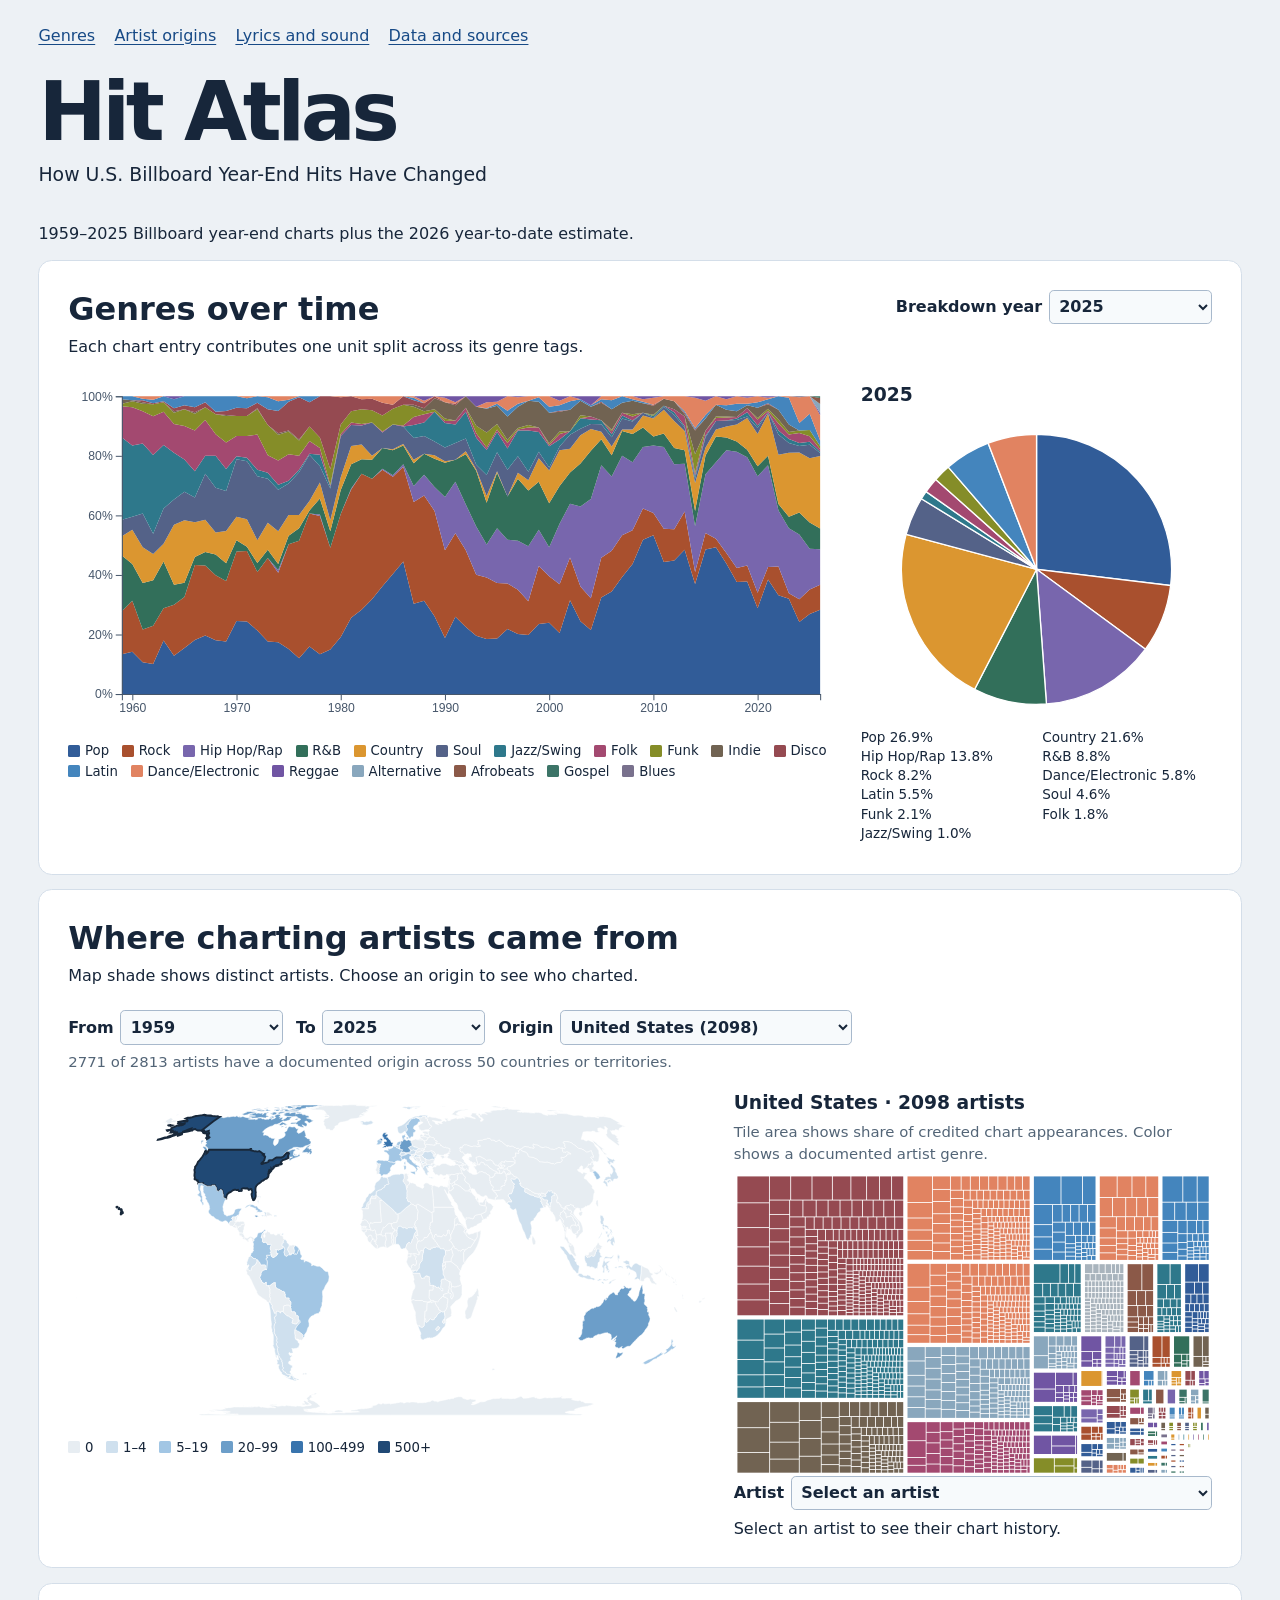
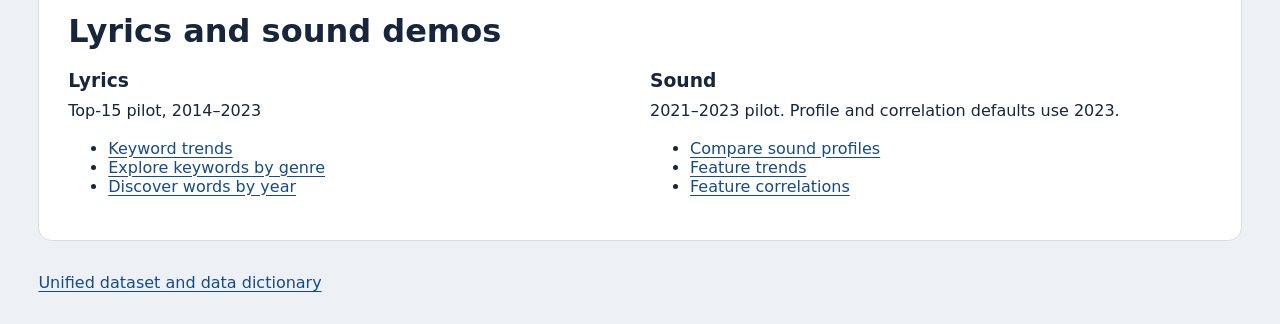
<file: index.html>
<!doctype html>
<html lang="en">
<head>
  <meta charset="utf-8">
  <meta name="viewport" content="width=device-width, initial-scale=1">
  <link rel="icon" href="data:,">
  <title>Hit Atlas | U.S. Billboard Year-End Hits</title>
  <link rel="stylesheet" href="billboard-year-end/site/style.css">
  <script defer src="billboard-year-end/site/d3.min.js"></script>
  <script defer src="billboard-year-end/site/app.js"></script>
</head>
<body>
<main>
  <header>
    <nav aria-label="Project links">
      <a href="#genres">Genres</a>
      <a href="#origins">Artist origins</a>
      <a href="#more">Lyrics and sound</a>
      <a href="https://github.com/skyexry/hit-atlas/tree/main/billboard-year-end/data">Data and sources</a>
    </nav>
    <h1>Hit Atlas</h1>
    <p>How U.S. Billboard Year-End Hits Have Changed</p>
  </header>
  <p id="loading" role="status">Loading chart data…</p>
  <section id="genres" aria-labelledby="genres-heading">
    <div class="section-head">
      <div><h2 id="genres-heading">Genres over time</h2>
      <p>Each chart entry contributes one unit split across its genre tags.</p></div>
      <label>Breakdown year <select id="genre-year"></select></label>
    </div>
    <div class="layout genre-layout">
      <div>
        <svg id="genre-trend" viewBox="0 0 760 350" role="img" aria-label="Stacked area chart of genre shares by year"></svg>
        <div id="genre-legend" class="legend" aria-label="Genre legend"></div>
      </div>
      <div>
        <h3 id="pie-heading">Selected year</h3>
        <svg id="genre-pie" viewBox="0 0 260 230" role="img" aria-labelledby="pie-heading"></svg>
        <ul id="genre-shares" class="shares"></ul>
      </div>
    </div>
  </section>
  <section id="origins" aria-labelledby="origins-heading">
    <div class="section-head">
      <div><h2 id="origins-heading">Where charting artists came from</h2>
      <p>Map shade shows distinct artists. Choose an origin to see who charted.</p></div>
      <div class="controls">
        <label>From <select id="year-from"></select></label>
        <label>To <select id="year-to"></select></label>
        <label>Origin <select id="origin-country"></select></label>
      </div>
    </div>
    <p id="origin-summary" class="muted" aria-live="polite"></p>
    <div class="layout origin-layout">
      <div><svg id="origin-map" viewBox="0 0 760 405" role="group" aria-label="Map of charting artist origins"></svg>
      <div id="map-legend" class="legend" aria-label="Map scale"></div></div>
      <div><h3 id="tree-title">Artists in the selected origin</h3>
        <p class="muted">Tile area shows share of credited chart appearances. Color shows a documented artist genre.</p>
        <svg id="artist-treemap" viewBox="0 0 560 355" role="group" aria-labelledby="tree-title"></svg>
        <label>Artist <select id="origin-artist"></select></label>
        <div id="artist-songs" aria-live="polite"></div>
      </div>
    </div>
  </section>
  <section id="more" aria-labelledby="more-heading">
    <h2 id="more-heading">Lyrics and sound demos</h2>
    <div class="layout">
      <div><h3>Lyrics</h3><p>Top-15 pilot, 2014–2023</p>
        <ul>
          <li><a href="billboard-year-end/demos/lyric-words-demo/index.html#trend">Keyword trends</a></li>
          <li><a href="billboard-year-end/demos/lyric-words-demo/index.html#genre">Explore keywords by genre</a></li>
          <li><a href="billboard-year-end/demos/lyric-words-demo/index.html#bubble">Discover words by year</a></li>
        </ul>
      </div>
      <div><h3>Sound</h3><p>2021–2023 pilot. Profile and correlation defaults use 2023.</p>
        <ul>
          <li><a href="billboard-year-end/demos/sound-demo/2023.html">Compare sound profiles</a></li>
          <li><a href="billboard-year-end/demos/sound-demo/2023.html#trendPanel">Feature trends</a></li>
          <li><a href="billboard-year-end/demos/sound-demo/2023.html#corrTitle">Feature correlations</a></li>
        </ul>
      </div>
    </div>
  </section>
  <footer>
    <a href="https://github.com/skyexry/hit-atlas/tree/main/billboard-year-end/data">Unified dataset and data dictionary</a>
  </footer>
</main>
</body>
</html>
</file>
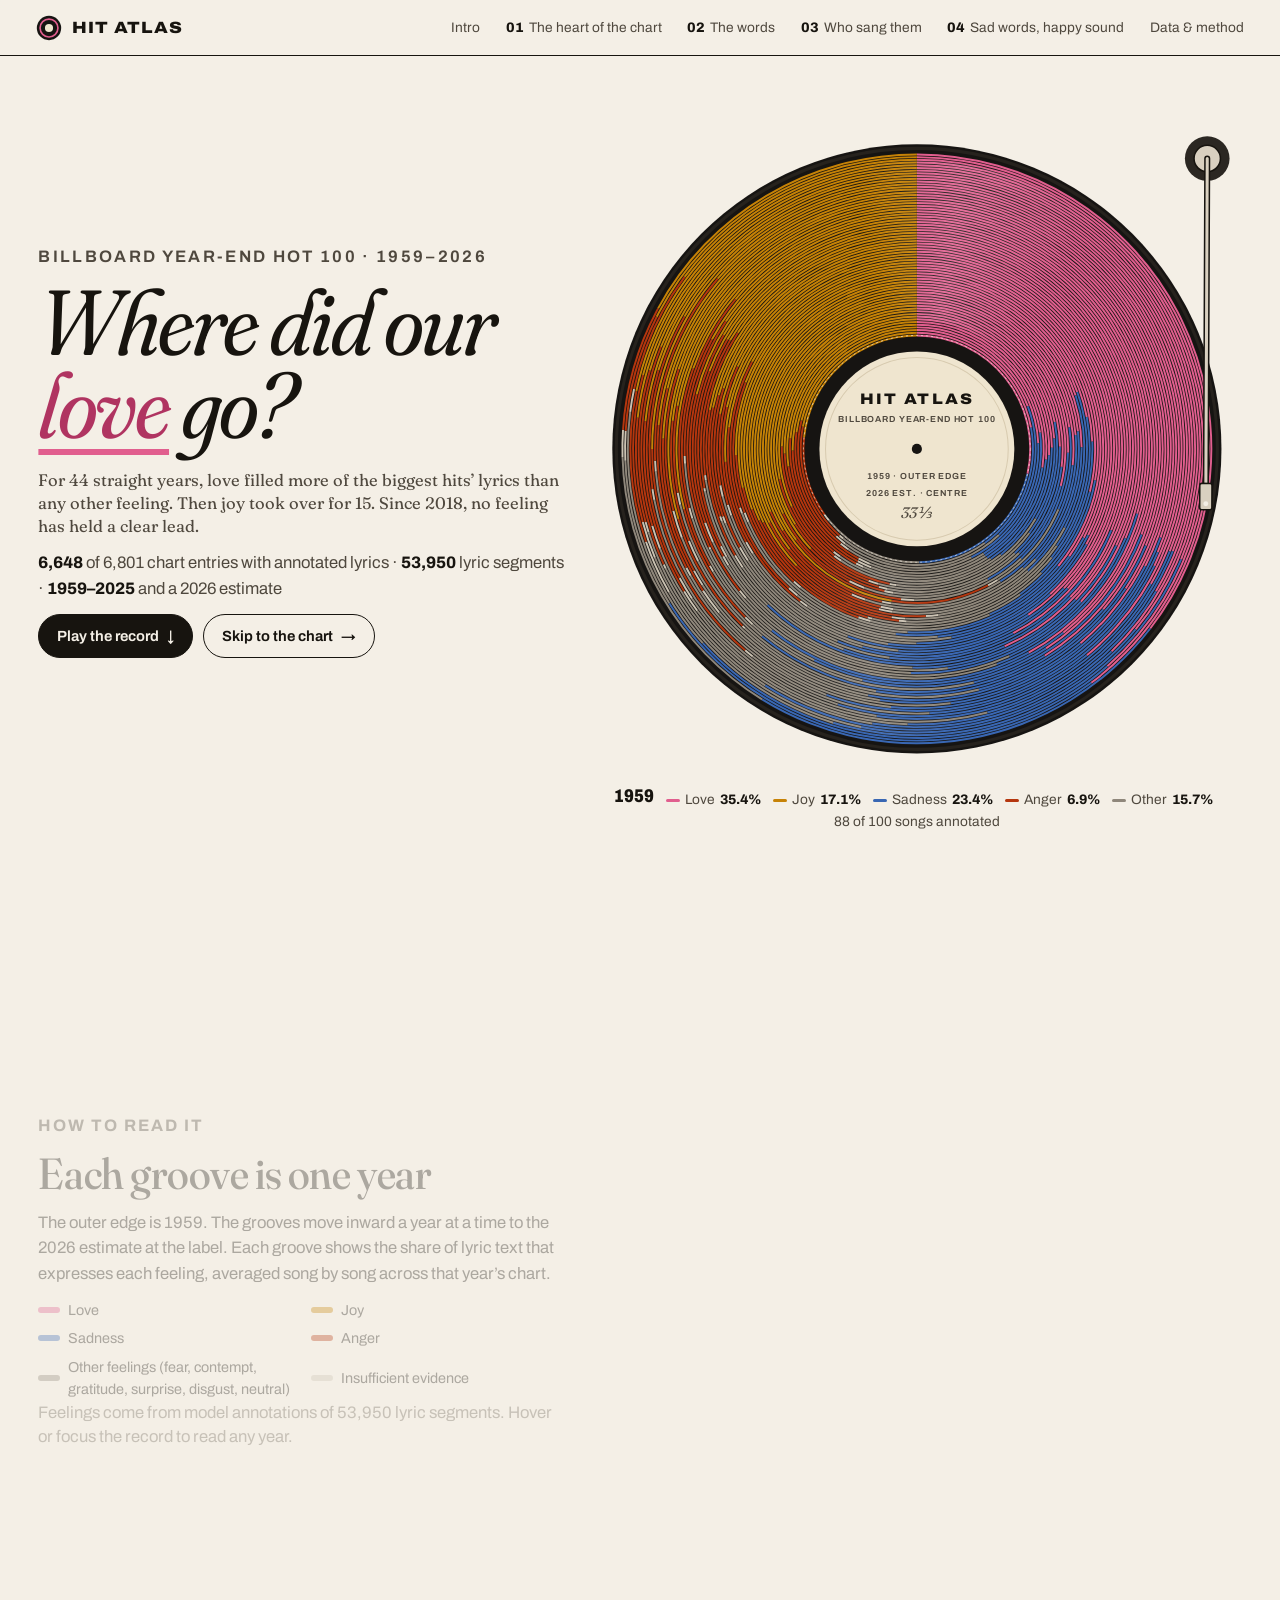
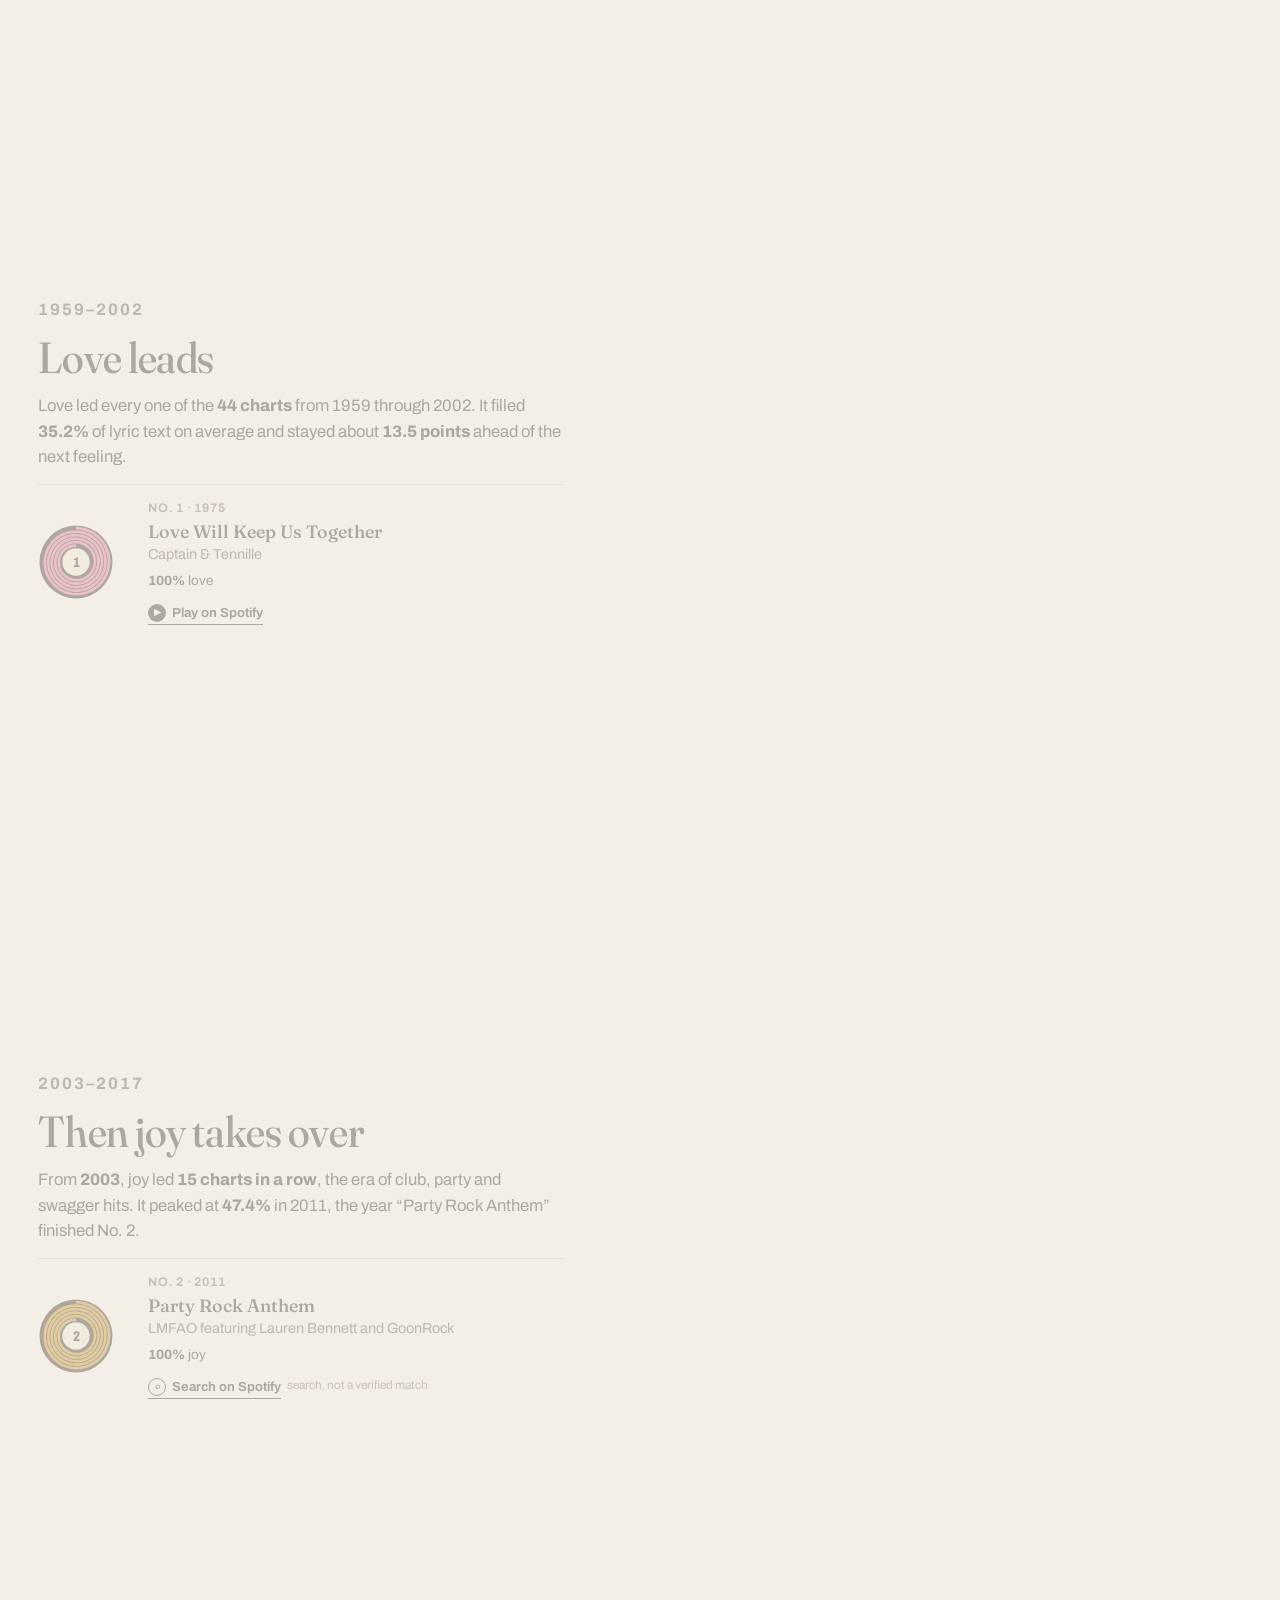
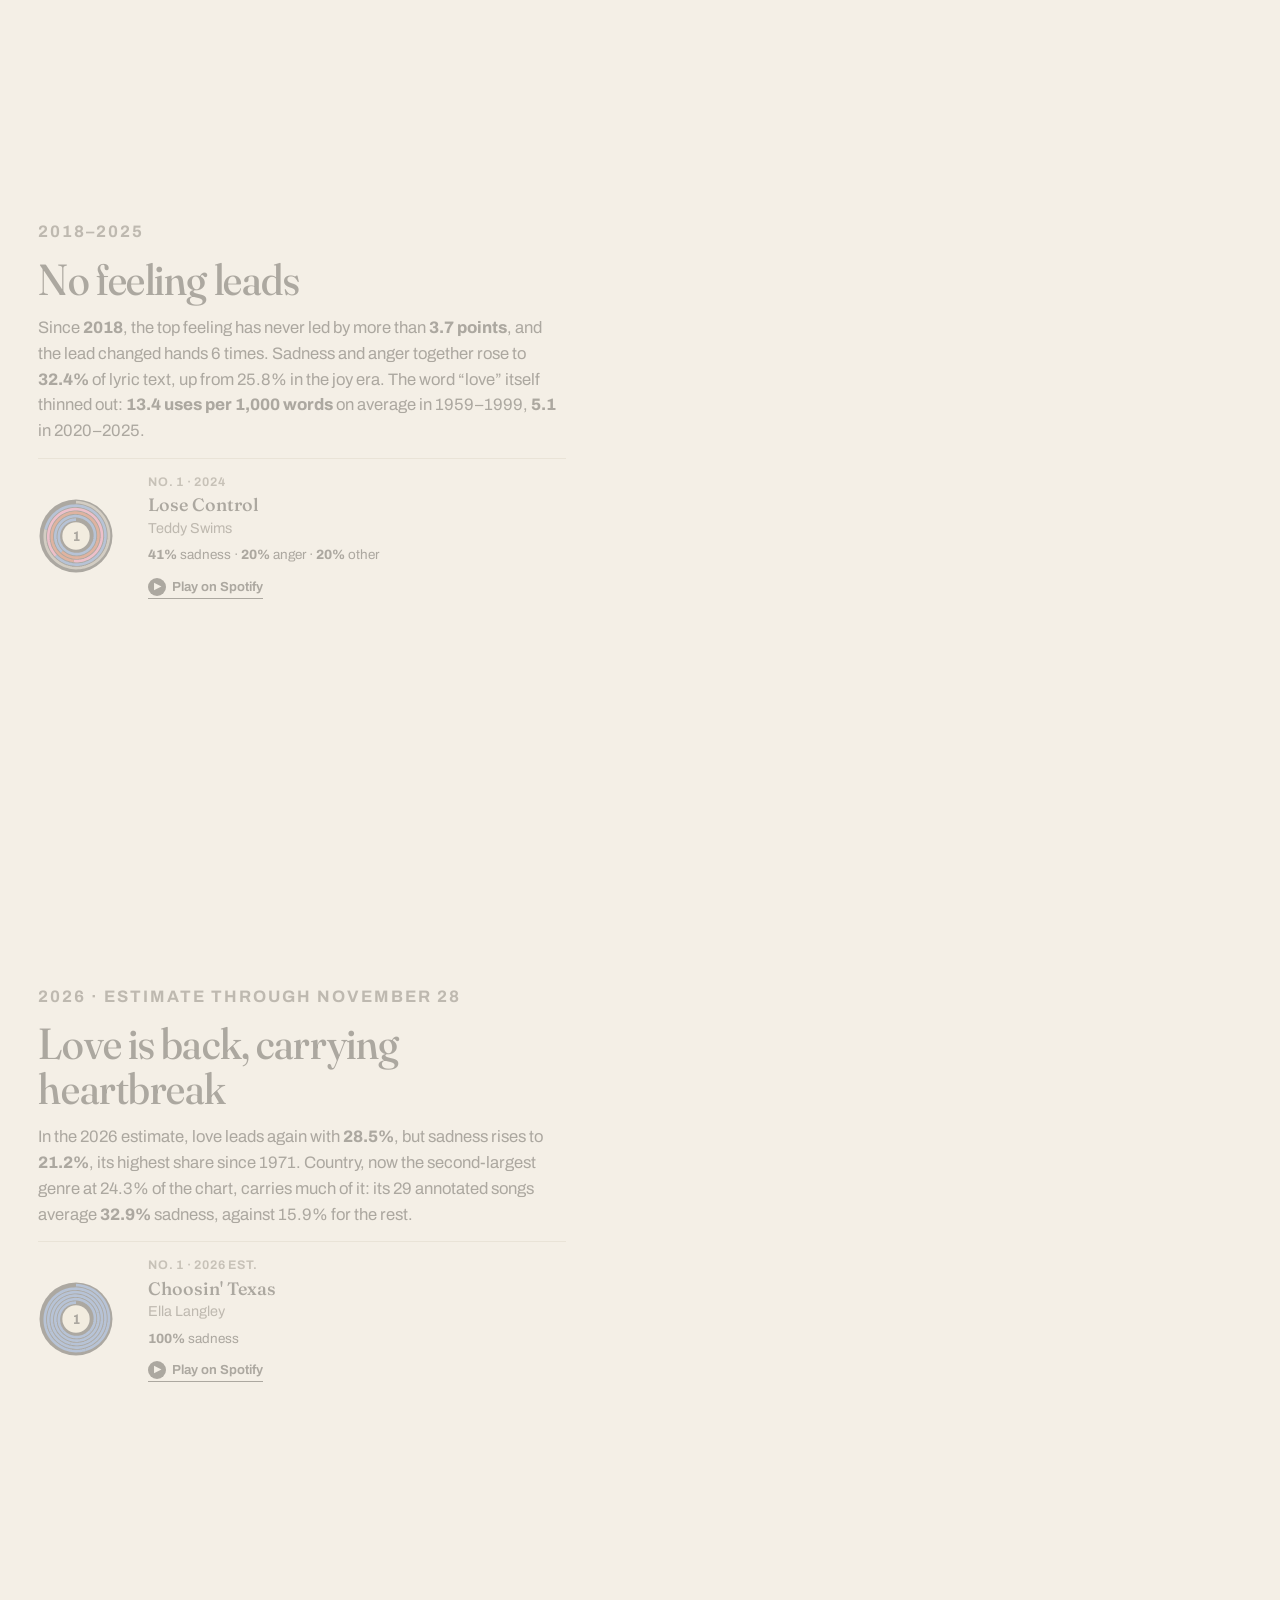
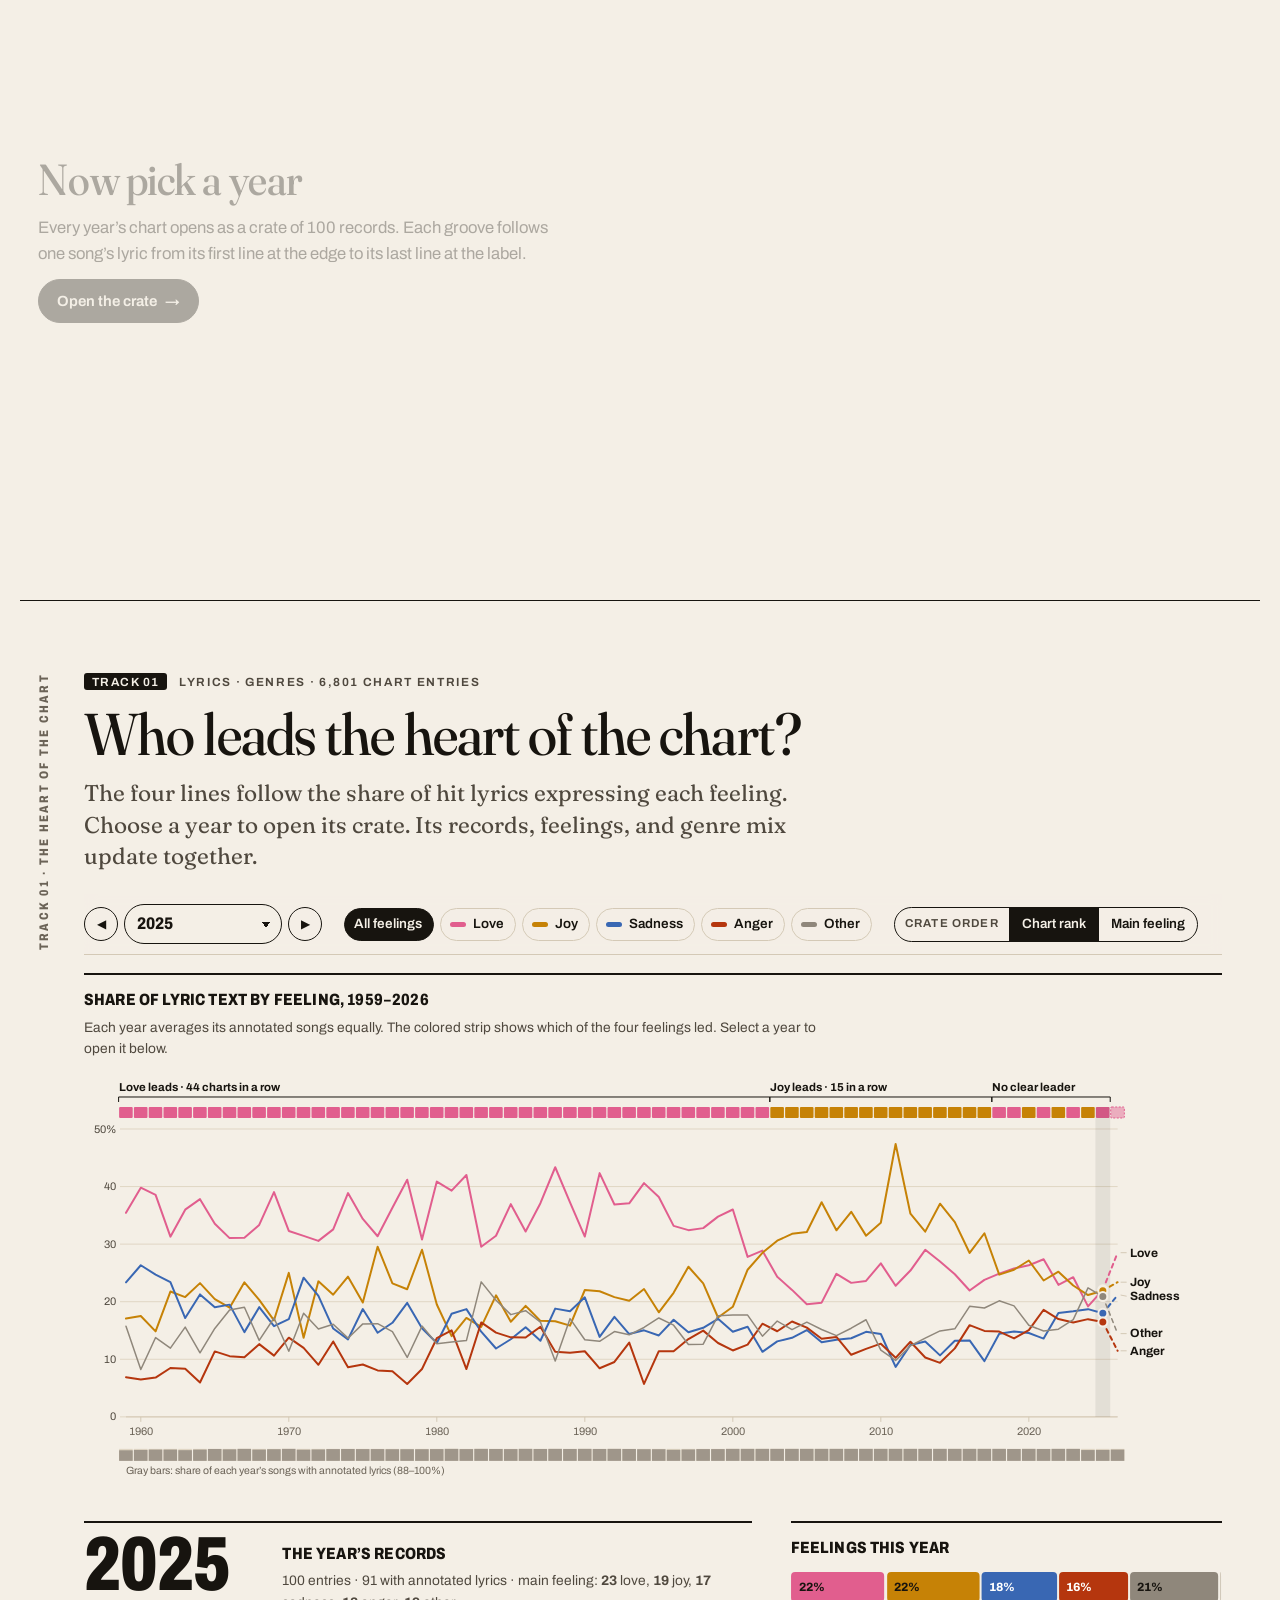
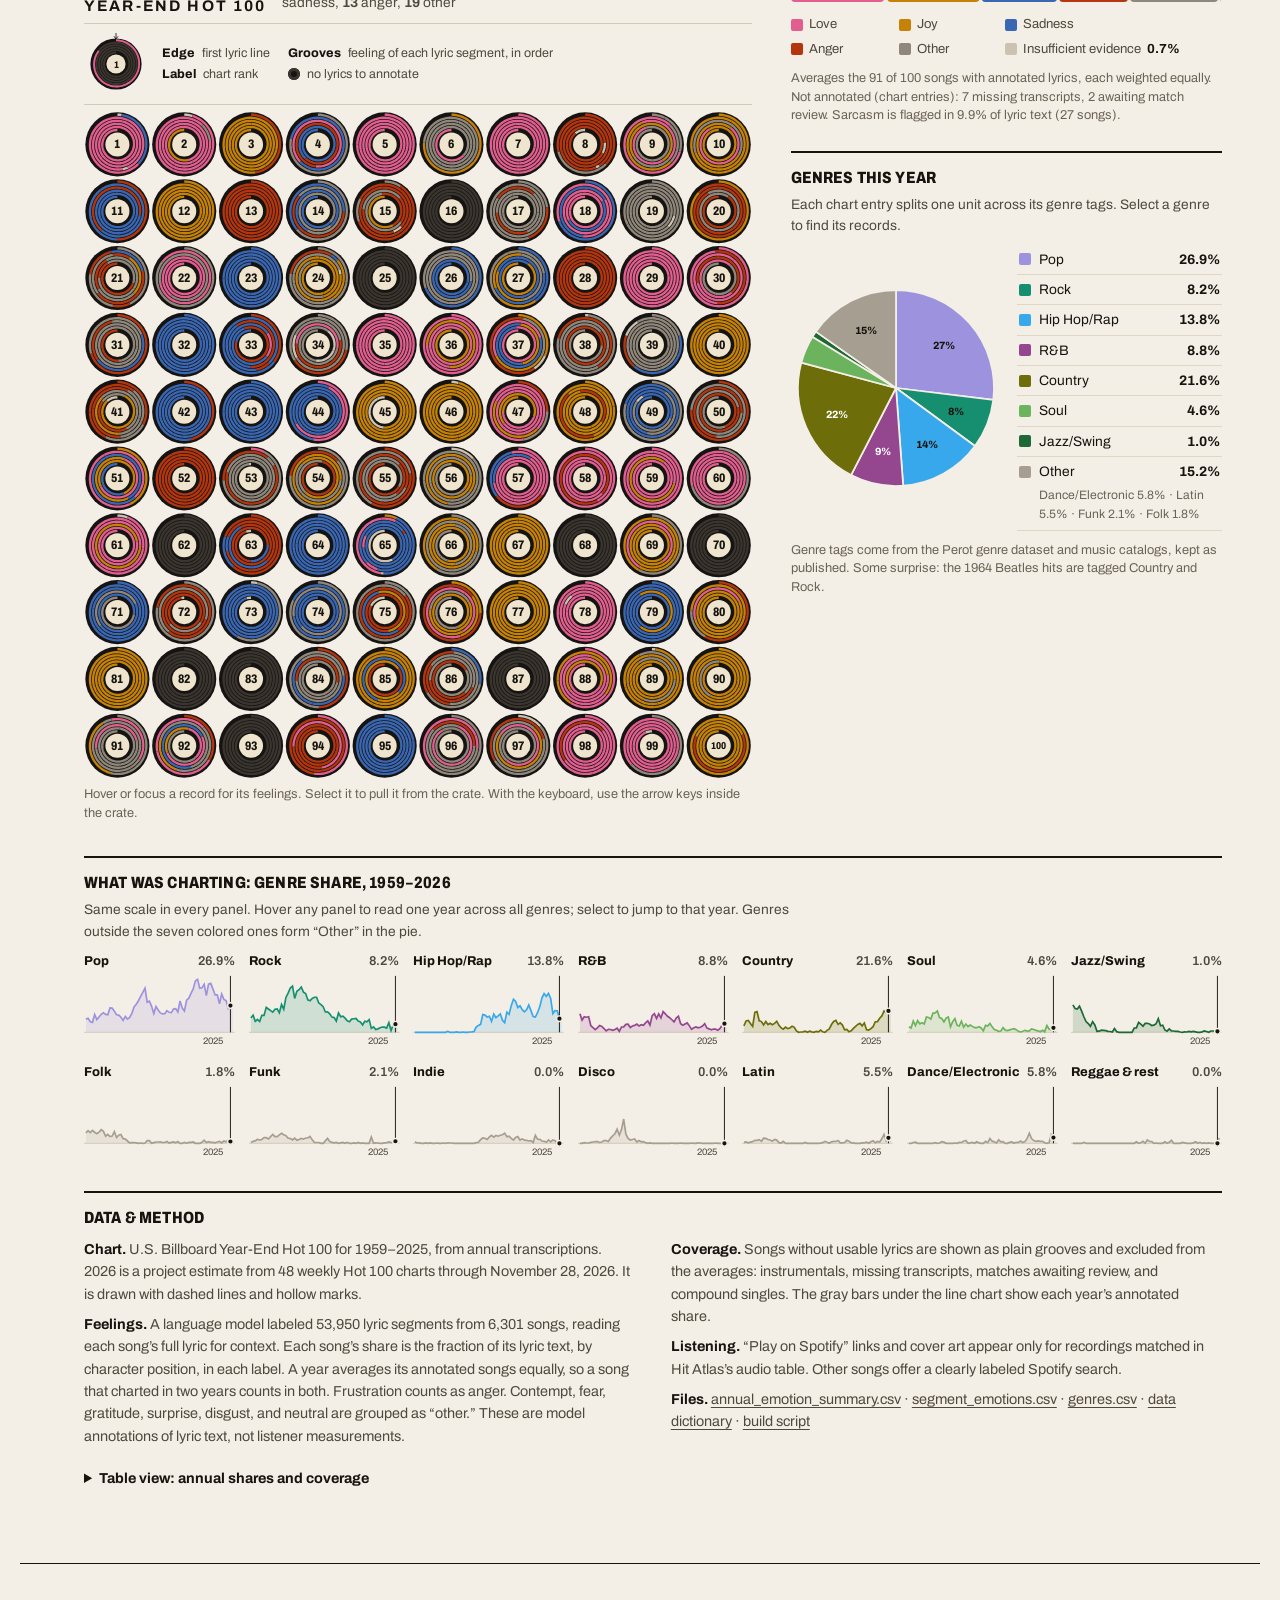
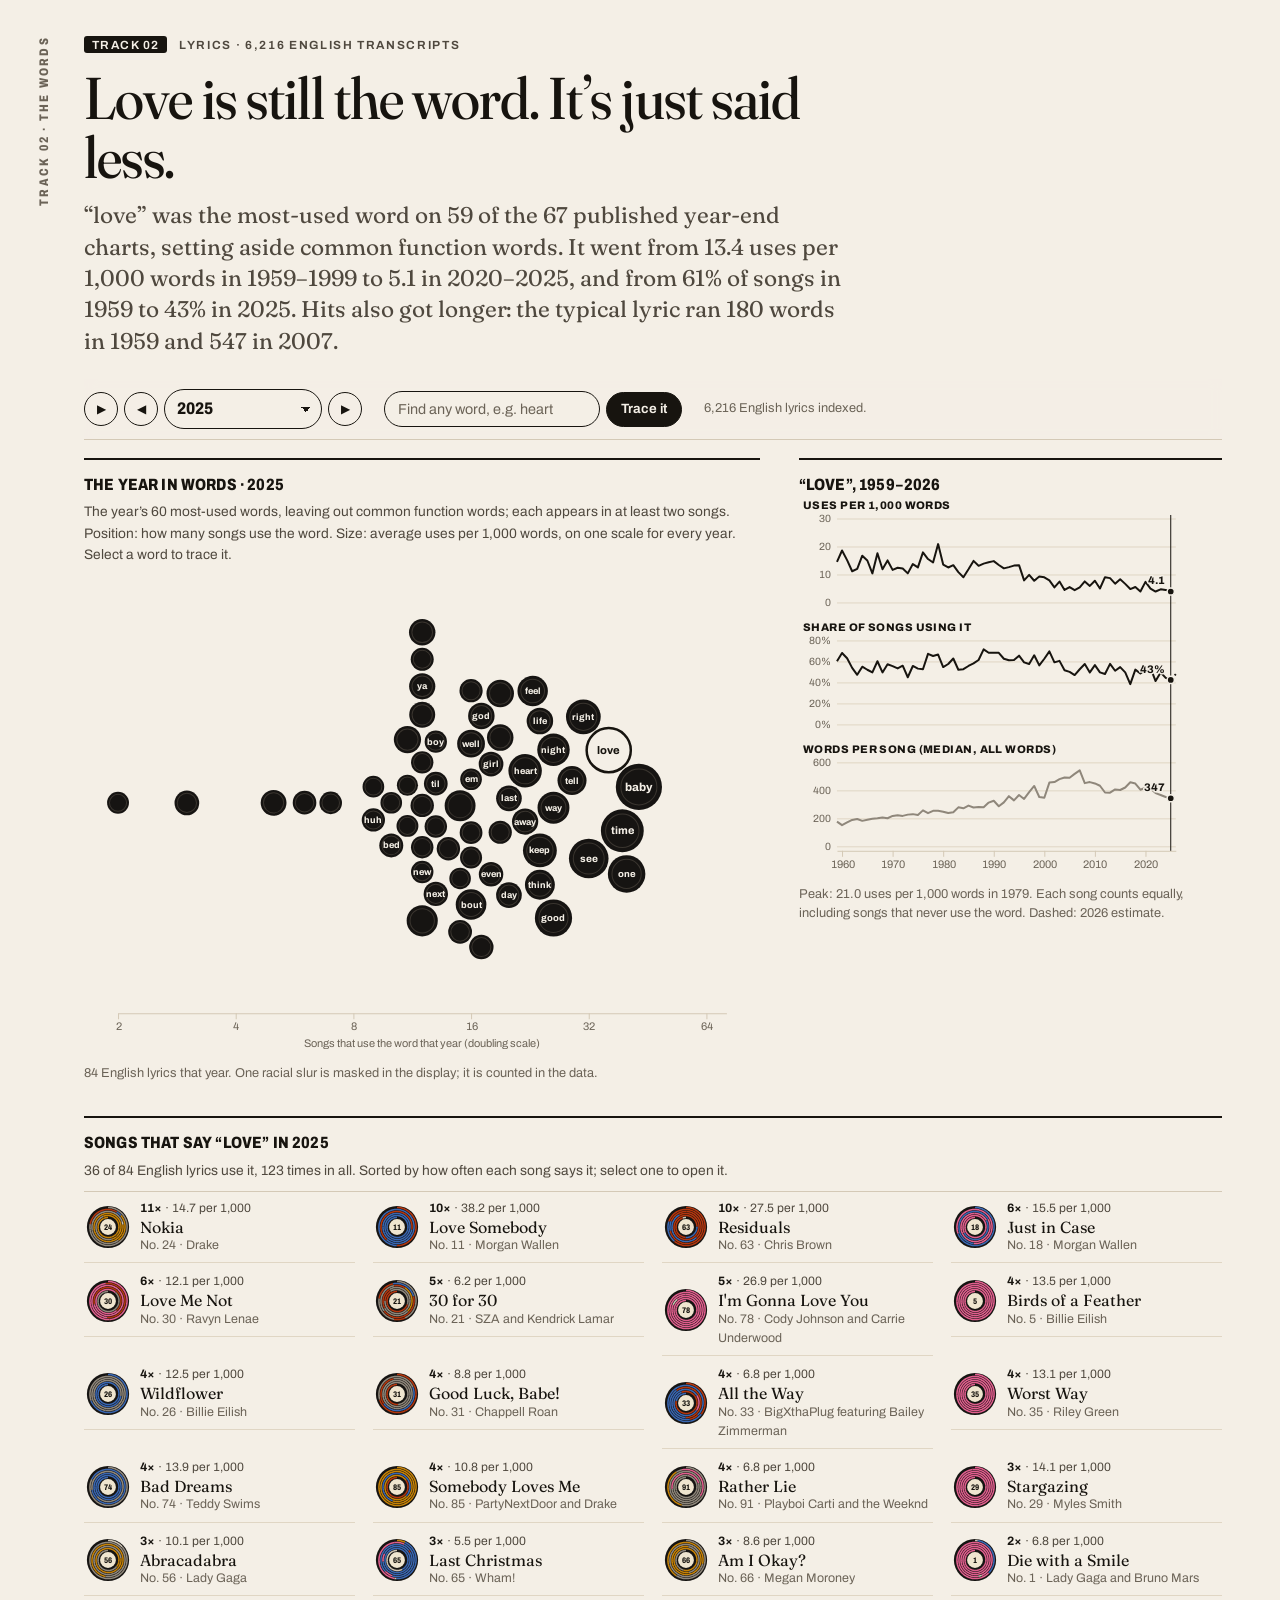
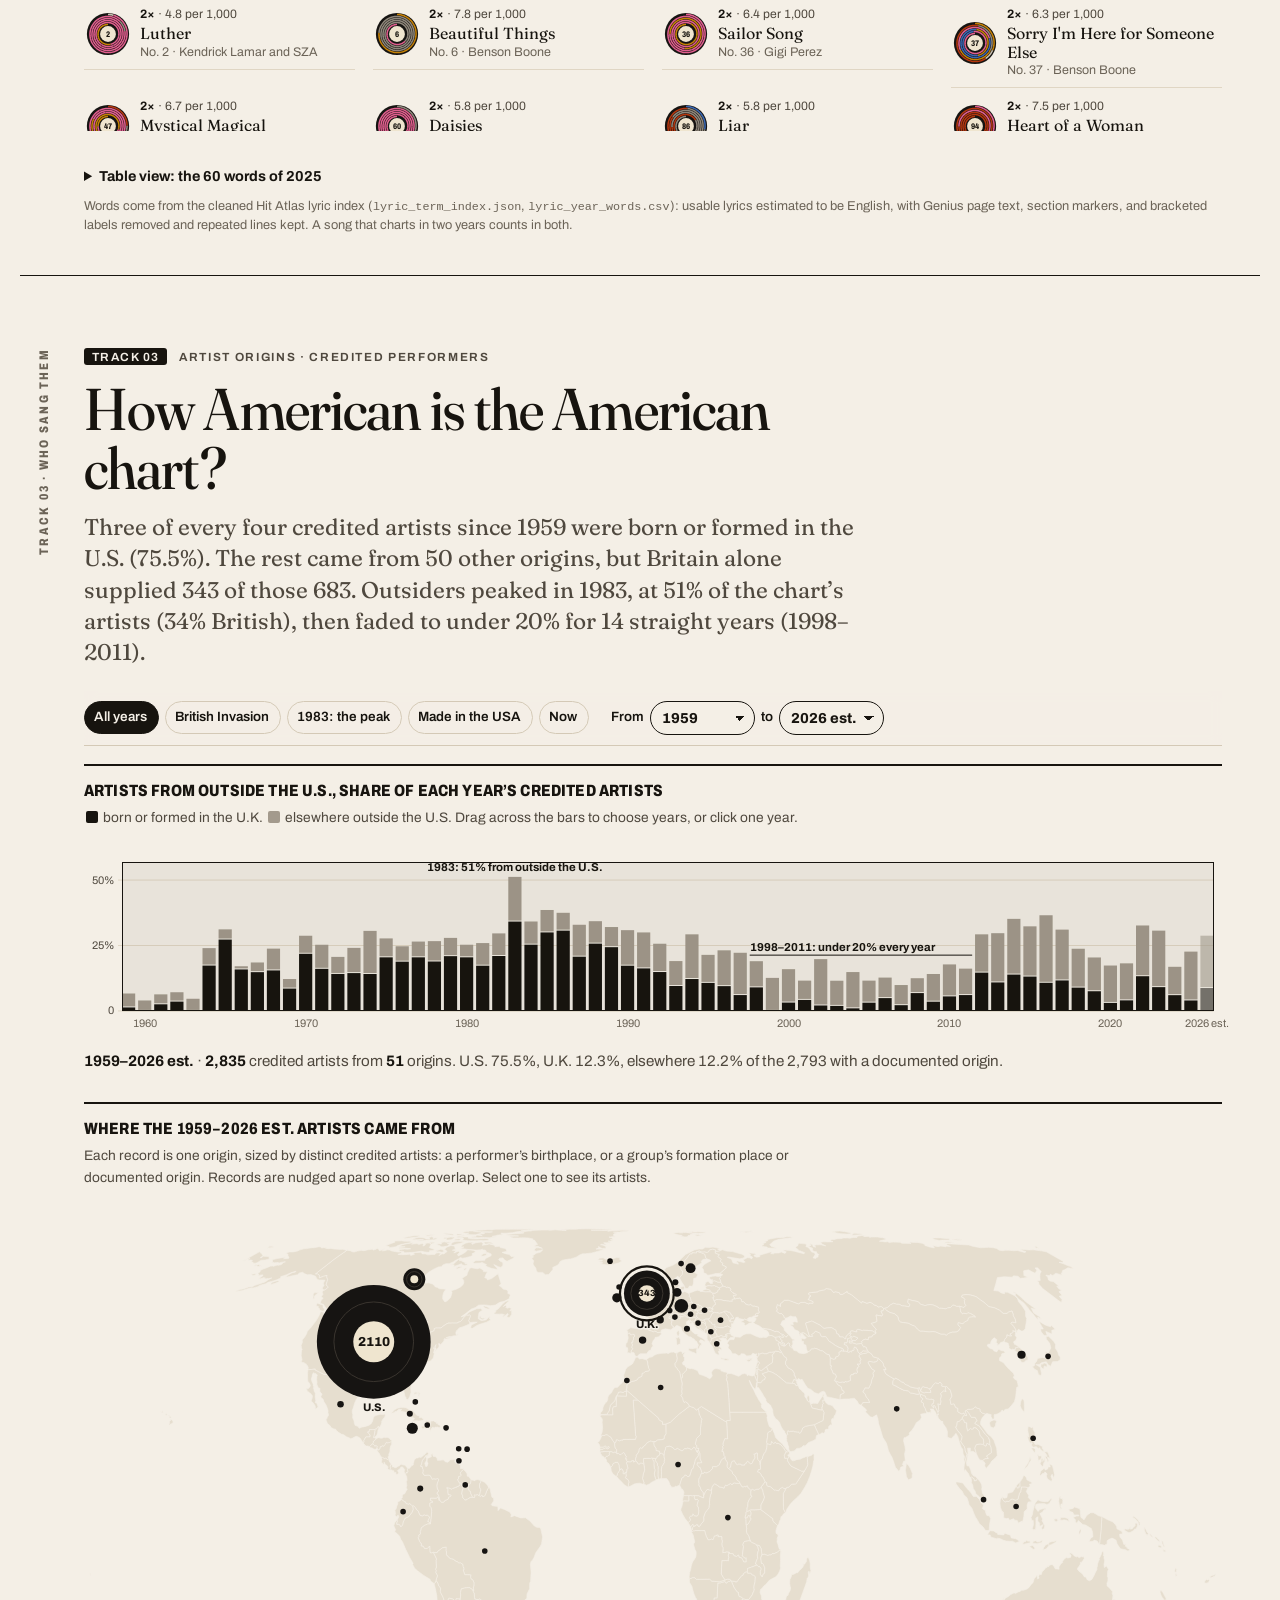
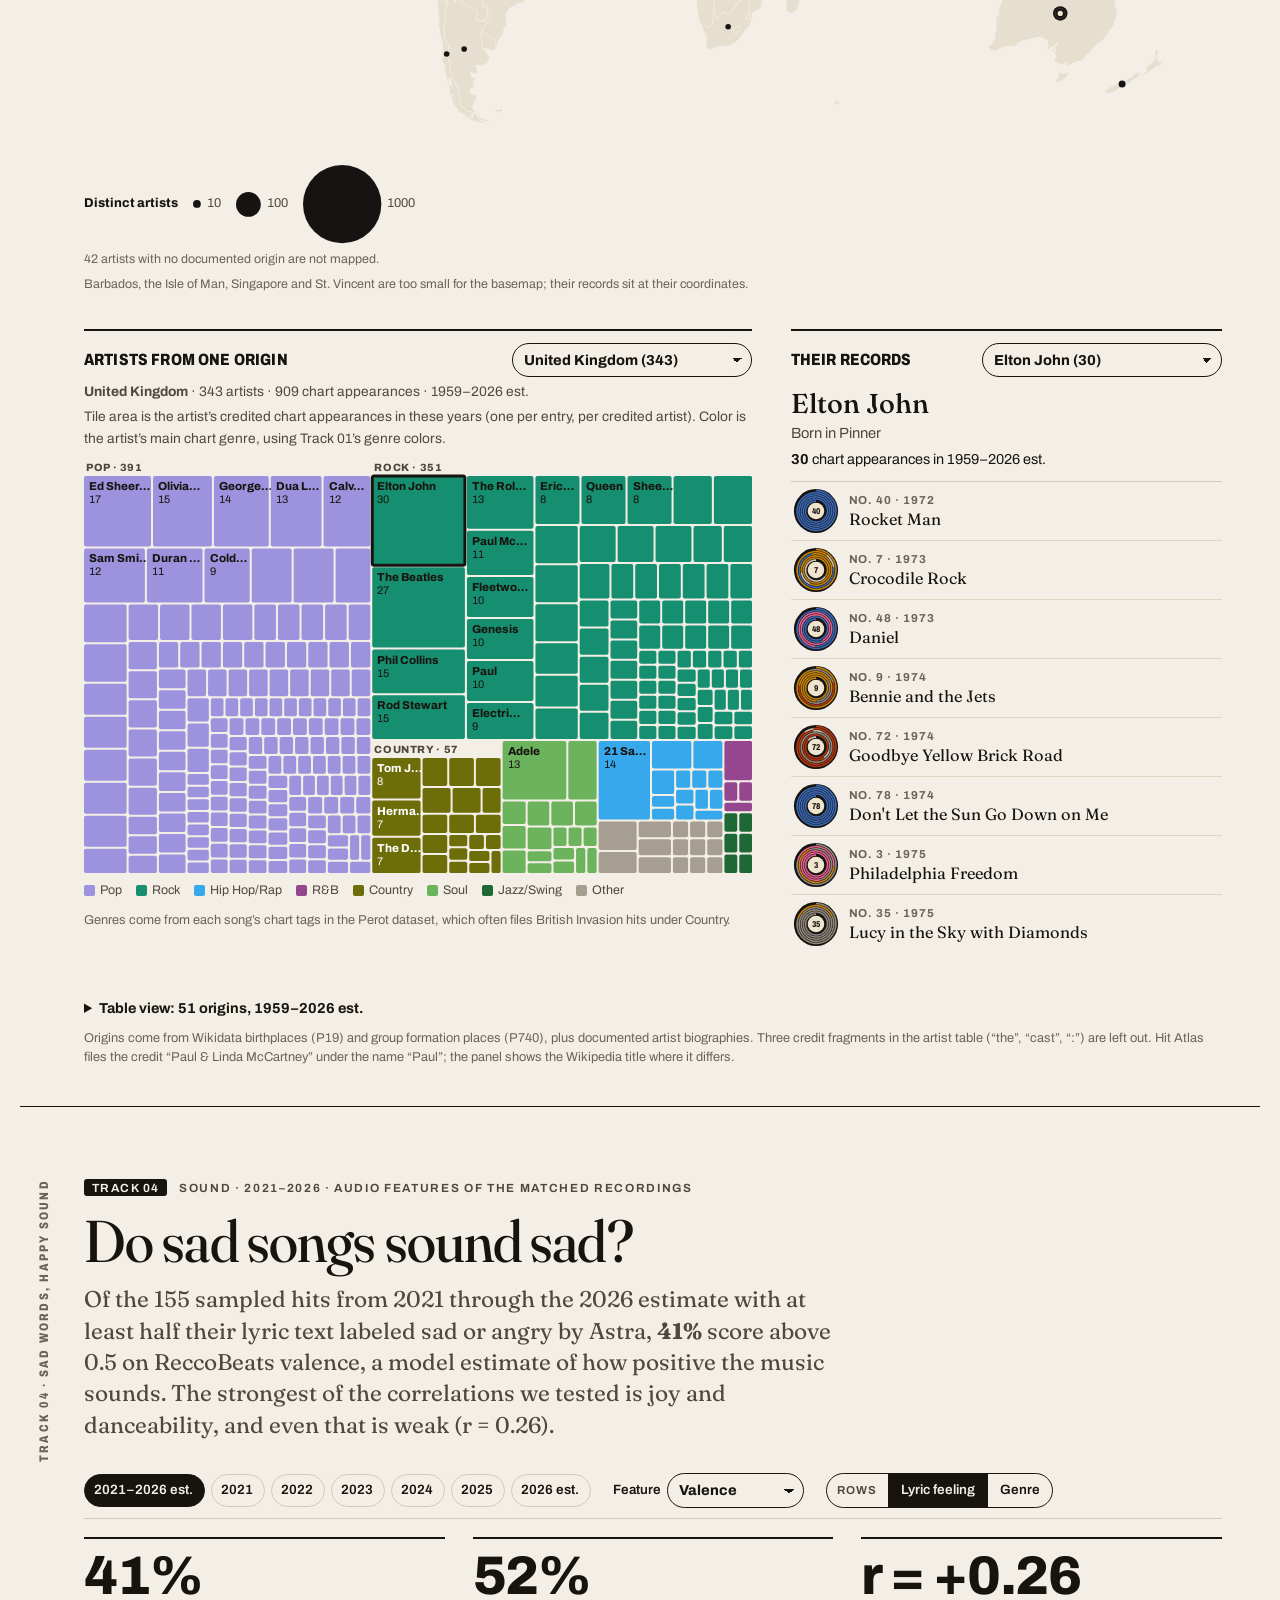
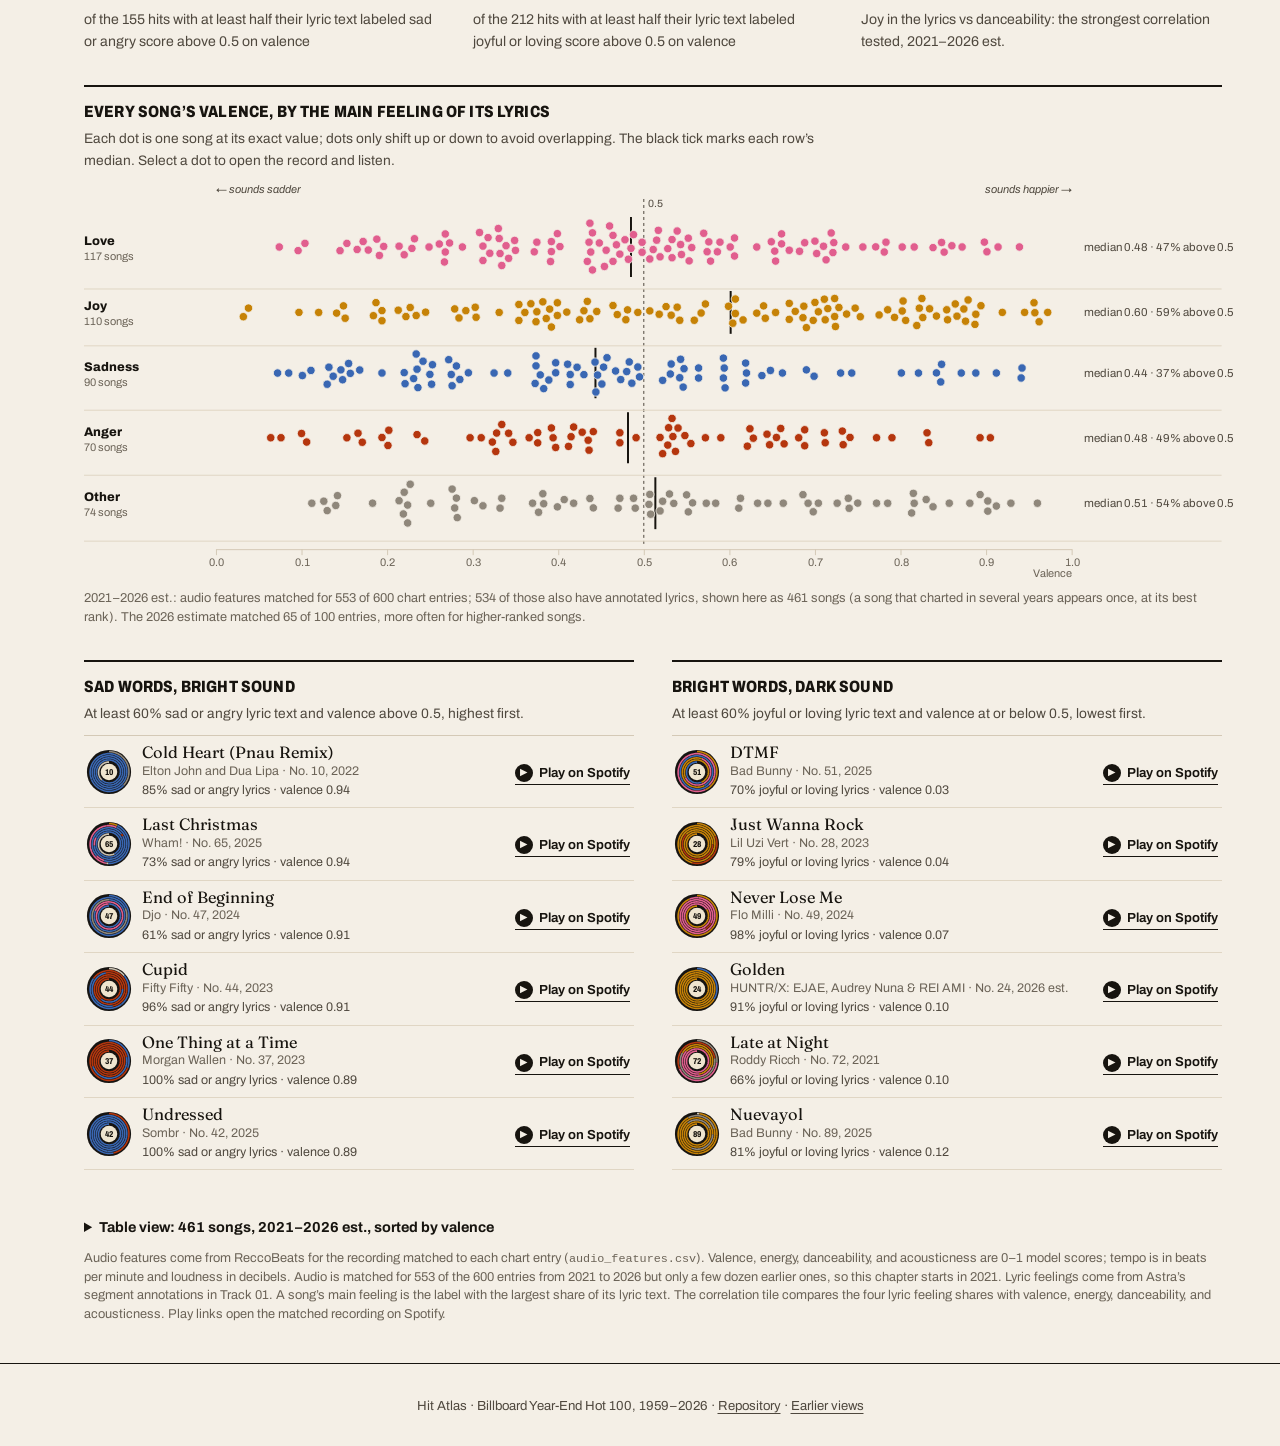
<file: atlas/index.html>
<!doctype html>
<html lang="en">
<head>
  <meta charset="utf-8">
  <meta name="viewport" content="width=device-width, initial-scale=1">
  <title>Where Did Our Love Go? · Hit Atlas</title>
  <meta name="description" content="Sixty-eight years of Billboard Year-End Hot 100 lyrics, read groove by groove: love led the hits for 44 straight years, then joy took over, and now no feeling holds the lead.">
  <link rel="icon" href="data:image/svg+xml,%3Csvg xmlns='http://www.w3.org/2000/svg' viewBox='0 0 32 32'%3E%3Ccircle cx='16' cy='16' r='15' fill='%23161412'/%3E%3Ccircle cx='16' cy='16' r='11' fill='none' stroke='%23e15e8e' stroke-width='2'/%3E%3Ccircle cx='16' cy='16' r='5' fill='%23efe5cf'/%3E%3C/svg%3E">
  <link rel="preconnect" href="https://fonts.googleapis.com">
  <link rel="preconnect" href="https://fonts.gstatic.com" crossorigin>
  <link rel="stylesheet" href="https://fonts.googleapis.com/css2?family=Archivo:ital,wdth,wght@0,62..125,300..900;1,62..125,300..900&family=Fraunces:ital,opsz,wght,SOFT@0,9..144,300..800,0..100;1,9..144,300..800,0..100&display=swap">
  <link rel="stylesheet" href="atlas.css">
  <script defer src="../billboard-year-end/site/d3.min.js"></script>
  <script type="module" src="js/main.js"></script>
</head>
<body>
<a class="skip" href="#heart">Skip to the interactive chapter</a>

<header class="masthead">
  <a class="wordmark" href="#top" aria-label="Hit Atlas, back to the top">
    <svg viewBox="0 0 32 32" aria-hidden="true"><circle cx="16" cy="16" r="15"/><circle class="wm-groove" cx="16" cy="16" r="11"/><circle class="wm-label" cx="16" cy="16" r="5"/></svg>
    <span>Hit Atlas</span>
  </a>
  <nav aria-label="Tracklist">
    <a href="#opening">Intro</a>
    <a href="#heart"><b>01</b> <span class="nav-long">The heart of the chart</span><span class="nav-short">Heart</span></a>
    <a href="#words"><b>02</b> <span class="nav-long">The words</span><span class="nav-short">Words</span></a>
    <a href="#origins"><b>03</b> <span class="nav-long">Who sang them</span><span class="nav-short">Origins</span></a>
    <a href="#sound"><b>04</b> <span class="nav-long">Sad words, happy sound</span><span class="nav-short">Sound</span></a>
    <a href="#notes">Data &amp; method</a>
  </nav>
</header>

<main id="top">
  <!-- OPENING ─────────────────────────────────────────── -->
  <section id="opening" class="opening" aria-labelledby="opening-title">
    <div class="opening-stage" aria-hidden="false">
      <figure class="hero-figure">
        <div class="hero-record-wrap">
          <svg id="hero-record" viewBox="0 0 640 640" role="img" aria-labelledby="hero-record-desc"></svg>
          <div class="hero-sheen" aria-hidden="true"></div>
        </div>
        <p id="hero-record-desc" class="sr-only">A record with 68 grooves, one per Billboard Year-End chart from 1959 at the outer edge to the 2026 estimate at the label. Each groove is divided by the share of lyric text expressing love, joy, sadness, anger, and other feelings. The same values are listed in the table view in the chapter below.</p>
        <figcaption class="hero-readout" id="hero-readout" aria-live="polite"></figcaption>
      </figure>
    </div>

    <div class="opening-steps">
      <article class="step step-hero" data-step="0">
        <div class="step-card">
        <p class="kicker">Billboard Year-End Hot 100 · 1959–2026</p>
        <h1 id="opening-title">Where did our <em>love</em> go?</h1>
        <p class="dek" id="hero-dek">Sixty-eight years of hit lyrics, read groove by groove.</p>
        <p class="hero-meta" id="hero-meta"></p>
        <div class="hero-actions">
          <a class="btn btn-ink" href="#step-read">Play the record <span aria-hidden="true">↓</span></a>
          <a class="btn btn-line" href="#heart">Skip to the chart <span aria-hidden="true">→</span></a>
        </div>
        </div>
      </article>

      <article class="step" data-step="1" id="step-read">
        <div class="step-card">
        <p class="step-num">How to read it</p>
        <h2>Each groove is one year</h2>
        <p>The outer edge is 1959. The grooves move inward a year at a time to the 2026 estimate at the label. Each groove shows the share of lyric text that expresses each feeling, averaged song by song across that year’s chart.</p>
        <ul class="emo-key" id="hero-key" aria-label="Feelings"></ul>
        <p class="fine">Feelings come from model annotations of 53,950 lyric segments. Hover or focus the record to read any year.</p>
        </div>
      </article>

      <article class="step" data-step="2">
        <div class="step-card">
        <p class="step-num" id="era1-range"></p>
        <h2 id="era1-title">Love leads</h2>
        <p id="era1-text"></p>
        <div class="feature" data-feature="1975-1"></div>
        </div>
      </article>

      <article class="step" data-step="3">
        <div class="step-card">
        <p class="step-num" id="era2-range"></p>
        <h2 id="era2-title">Then joy takes over</h2>
        <p id="era2-text"></p>
        <div class="feature" data-feature="2011-2"></div>
        </div>
      </article>

      <article class="step" data-step="4">
        <div class="step-card">
        <p class="step-num" id="era3-range"></p>
        <h2>No feeling leads</h2>
        <p id="era3-text"></p>
        <div class="feature" data-feature="2024-1"></div>
        </div>
      </article>

      <article class="step" data-step="5">
        <div class="step-card">
        <p class="step-num">2026 · estimate through November 28</p>
        <h2>Love is back, carrying heartbreak</h2>
        <p id="era4-text"></p>
        <div class="feature" data-feature="2026-1"></div>
        </div>
      </article>

      <article class="step step-cta" data-step="6">
        <div class="step-card">
        <h2>Now pick a year</h2>
        <p>Every year’s chart opens as a crate of 100 records. Each groove follows one song’s lyric from its first line at the edge to its last line at the label.</p>
        <a class="btn btn-ink" href="#heart">Open the crate <span aria-hidden="true">→</span></a>
        </div>
      </article>
    </div>
  </section>

  <!-- TRACK 01 ─────────────────────────────────────────── -->
  <section id="heart" class="chapter" aria-labelledby="heart-title">
    <div class="chapter-spine" aria-hidden="true">Track 01 · The heart of the chart</div>
    <header class="chapter-head">
      <p class="kicker"><span class="track-badge">Track 01</span> Lyrics · genres · 6,801 chart entries</p>
      <h2 id="heart-title">Who leads the heart of the chart?</h2>
      <p class="dek">The four lines follow the share of hit lyrics expressing each feeling. Choose a year to open its crate. Its records, feelings, and genre mix update together.</p>
    </header>

    <div class="controls" role="group" aria-label="Chapter controls">
      <div class="year-picker">
        <button type="button" class="icon-btn" id="year-prev" aria-label="Previous year">◀</button>
        <label class="sr-only" for="year-select">Chart year</label>
        <select id="year-select"></select>
        <button type="button" class="icon-btn" id="year-next" aria-label="Next year">▶</button>
      </div>
      <div class="chip-row" id="emotion-chips" role="group" aria-label="Focus a feeling"></div>
      <div class="seg-toggle" role="group" aria-label="Order the crate">
        <span class="seg-label">Crate order</span>
        <button type="button" data-order="rank" aria-pressed="true">Chart rank</button>
        <button type="button" data-order="feeling" aria-pressed="false">Main feeling</button>
      </div>
    </div>

    <figure class="panel panel-lines">
      <figcaption class="panel-head">
        <h3>Share of lyric text by feeling, 1959–2026</h3>
        <p class="panel-sub">Each year averages its annotated songs equally. The colored strip shows which of the four feelings led. Select a year to open it below.</p>
      </figcaption>
      <div class="lines-wrap">
        <svg id="lines" role="img" aria-labelledby="lines-desc"></svg>
        <p id="lines-desc" class="sr-only"></p>
      </div>
    </figure>

    <div class="year-detail" id="chart-crate">
      <section class="panel panel-crate" aria-labelledby="crate-title">
        <header class="crate-head">
          <div class="big-year" id="big-year" aria-hidden="true"></div>
          <div>
            <h3 id="crate-title">The year’s records</h3>
            <p class="panel-sub" id="crate-sub"></p>
          </div>
        </header>
        <div class="crate-legend" aria-hidden="true">
          <svg viewBox="0 0 120 120" class="legend-record" id="legend-record"></svg>
          <ul>
            <li><b>Edge</b> first lyric line</li>
            <li><b>Grooves</b> feeling of each lyric segment, in order</li>
            <li><b>Label</b> chart rank</li>
            <li><span class="nodata-swatch"></span> no lyrics to annotate</li>
          </ul>
        </div>
        <div id="crate" class="crate"></div>
        <p class="fine crate-hint">Hover or focus a record for its feelings. Select it to pull it from the crate. With the keyboard, use the arrow keys inside the crate.</p>
      </section>

      <aside class="side">
        <section class="panel panel-feel" aria-labelledby="feel-title">
          <h3 id="feel-title">Feelings this year</h3>
          <div id="feel-bar" class="tall-bar"></div>
          <ul id="feel-legend" class="feel-legend"></ul>
          <p class="fine" id="feel-coverage"></p>
        </section>
        <section class="panel panel-genre" aria-labelledby="genre-title">
          <h3 id="genre-title">Genres this year</h3>
          <p class="panel-sub">Each chart entry splits one unit across its genre tags. Select a genre to find its records.</p>
          <div class="pie-row">
            <svg id="genre-pie" viewBox="0 0 240 240" role="group" aria-label="Genre share pie chart"></svg>
            <ol id="genre-list" class="genre-list"></ol>
          </div>
          <p class="fine">Genre tags come from the Perot genre dataset and music catalogs, kept as published. Some surprise: the 1964 Beatles hits are tagged Country and Rock.</p>
        </section>
      </aside>
    </div>

    <section class="panel panel-multiples" aria-labelledby="multiples-title">
      <header class="panel-head">
        <h3 id="multiples-title">What was charting: genre share, 1959–2026</h3>
        <p class="panel-sub">Same scale in every panel. Hover any panel to read one year across all genres; select to jump to that year. Genres outside the seven colored ones form “Other” in the pie.</p>
      </header>
      <div id="multiples" class="multiples"></div>
    </section>

    <section class="panel panel-notes" id="notes" aria-labelledby="notes-title">
      <h3 id="notes-title">Data &amp; method</h3>
      <div class="notes-grid">
        <div>
          <p><b>Chart.</b> U.S. Billboard Year-End Hot 100 for 1959–2025, from annual transcriptions. 2026 is a project estimate from 48 weekly Hot 100 charts through November 28, 2026. It is drawn with dashed lines and hollow marks.</p>
          <p><b>Feelings.</b> A language model labeled 53,950 lyric segments from 6,301 songs, reading each song’s full lyric for context. Each song’s share is the fraction of its lyric text, by character position, in each label. A year averages its annotated songs equally, so a song that charted in two years counts in both. Frustration counts as anger. Contempt, fear, gratitude, surprise, disgust, and neutral are grouped as “other.” These are model annotations of lyric text, not listener measurements.</p>
        </div>
        <div>
          <p><b>Coverage.</b> Songs without usable lyrics are shown as plain grooves and excluded from the averages: instrumentals, missing transcripts, matches awaiting review, and compound singles. The gray bars under the line chart show each year’s annotated share.</p>
          <p><b>Listening.</b> “Play on Spotify” links and cover art appear only for recordings matched in Hit Atlas’s audio table. Other songs offer a clearly labeled Spotify search.</p>
          <p><b>Files.</b> <a href="../billboard-year-end/data/emotion/annual_emotion_summary.csv">annual_emotion_summary.csv</a> · <a href="../billboard-year-end/data/emotion/segment_emotions.csv">segment_emotions.csv</a> · <a href="../billboard-year-end/data/genres.csv">genres.csv</a> · <a href="../billboard-year-end/data/README.md">data dictionary</a> · <a href="../billboard-year-end/scripts/build_atlas_data.py">build script</a></p>
        </div>
      </div>
      <details class="table-view">
        <summary>Table view: annual shares and coverage</summary>
        <div class="table-scroll"><table id="annual-table"></table></div>
      </details>
    </section>
  </section>

  <!-- TRACK 02 ─────────────────────────────────────────── -->
  <section id="words" class="chapter" aria-labelledby="words-title">
    <div class="chapter-spine" aria-hidden="true">Track 02 · The words</div>
    <header class="chapter-head">
      <p class="kicker"><span class="track-badge">Track 02</span> Lyrics · 6,216 English transcripts</p>
      <h2 id="words-title">Love is still the word. It’s just said less.</h2>
      <p class="dek" id="words-dek"></p>
    </header>

    <div class="controls" role="group" aria-label="Choose a year and a word">
      <div class="year-picker">
        <button type="button" class="icon-btn" id="w-play" aria-label="Play through the years" aria-pressed="false">▶</button>
        <button type="button" class="icon-btn" id="w-prev" aria-label="Previous year">◀</button>
        <label class="sr-only" for="w-year">Chart year</label>
        <select id="w-year"></select>
        <button type="button" class="icon-btn" id="w-next" aria-label="Next year">▶</button>
      </div>
      <form class="word-search" id="w-search" role="search">
        <label for="w-query" class="sr-only">Find a word</label>
        <input id="w-query" list="w-suggest" placeholder="Find any word, e.g. heart" autocomplete="off" spellcheck="false">
        <datalist id="w-suggest"></datalist>
        <button class="btn btn-ink" type="submit">Trace it</button>
      </form>
      <span id="w-status" class="w-status" role="status" aria-live="polite"></span>
    </div>

    <div class="words-grid" id="word-explorer">
      <figure class="panel panel-bubbles">
        <figcaption class="panel-head">
          <h3 id="bubble-title">The year in words</h3>
          <p class="panel-sub">The year’s 60 most-used words, leaving out common function words; each appears in at least two songs. Position: how many songs use the word. Size: average uses per 1,000 words, on one scale for every year. Select a word to trace it.</p>
        </figcaption>
        <div class="bubbles-wrap"><svg id="bubbles" role="group" aria-label="Word bubbles for the selected year"></svg></div>
        <p class="fine" id="bubble-note"></p>
      </figure>
      <aside class="panel panel-trace" aria-labelledby="trace-title">
        <h3 id="trace-title">“love”</h3>
        <div class="trace-wrap"><svg id="trace" role="img"></svg></div>
        <p class="fine" id="trace-note"></p>
      </aside>
    </div>

    <section class="panel panel-wordsongs" aria-labelledby="ws-title">
      <h3 id="ws-title">Songs that say the word</h3>
      <p class="panel-sub" id="ws-sub"></p>
      <ol id="ws-list" class="ws-list"></ol>
    </section>

    <details class="table-view">
      <summary id="words-table-summary">Table view: the year’s 60 words</summary>
      <div class="table-scroll"><table id="words-table"></table></div>
    </details>
    <p class="fine words-note">Words come from the cleaned Hit Atlas lyric index (<code>lyric_term_index.json</code>, <code>lyric_year_words.csv</code>): usable lyrics estimated to be English, with Genius page text, section markers, and bracketed labels removed and repeated lines kept. A song that charts in two years counts in both.</p>
  </section>

  <!-- TRACK 03 ─────────────────────────────────────────── -->
  <section id="origins" class="chapter" aria-labelledby="origins-title">
    <div class="chapter-spine" aria-hidden="true">Track 03 · Who sang them</div>
    <header class="chapter-head">
      <p class="kicker"><span class="track-badge">Track 03</span> Artist origins · credited performers</p>
      <h2 id="origins-title">How American is the American chart?</h2>
      <p class="dek" id="origins-dek"></p>
    </header>

    <div class="controls" role="group" aria-label="Choose years for the origin views">
      <div class="chip-row" id="era-chips" role="group" aria-label="Eras"></div>
      <div class="range-picker">
        <label for="from-year">From</label>
        <select id="from-year"></select>
        <label for="to-year">to</label>
        <select id="to-year"></select>
      </div>
    </div>

    <figure class="panel panel-strip">
      <figcaption class="panel-head">
        <h3>Artists from outside the U.S., share of each year’s credited artists</h3>
        <p class="panel-sub"><span class="key-swatch" style="background:#17140f"></span>born or formed in the U.K. <span class="key-swatch" style="background:#a39a8d"></span>elsewhere outside the U.S. Drag across the bars to choose years, or click one year.</p>
      </figcaption>
      <div class="strip-wrap">
        <svg id="origin-strip" role="img" aria-labelledby="origin-strip-desc"></svg>
        <p id="origin-strip-desc" class="sr-only"></p>
      </div>
    </figure>
    <p class="origin-summary" id="origin-summary" aria-live="polite"></p>

    <figure class="panel panel-map" id="artist-map">
      <figcaption class="panel-head">
        <h3 id="map-title">Where the artists came from</h3>
        <p class="panel-sub">Each record is one origin, sized by distinct credited artists: a performer’s birthplace, or a group’s formation place or documented origin. Records are nudged apart so none overlap. Select one to see its artists.</p>
      </figcaption>
      <div class="map-wrap"><svg id="origin-map" role="group" aria-label="Map of artist origins"></svg></div>
      <div class="map-legend" id="map-legend"></div>
    </figure>

    <div class="origin-detail">
      <section class="panel panel-tree" aria-labelledby="tree-title">
        <div class="tree-top">
          <h3 id="tree-title">Artists from one origin</h3>
          <label class="inline-select"><span class="sr-only">Origin</span><select id="origin-select"></select></label>
        </div>
        <p class="panel-sub" id="tree-head"></p>
        <p class="panel-sub">Tile area is the artist’s credited chart appearances in these years (one per entry, per credited artist). Color is the artist’s main chart genre, using Track 01’s genre colors.</p>
        <div id="origin-tree" class="origin-tree"></div>
        <div class="tree-legend" id="tree-legend"></div>
        <p class="fine">Genres come from each song’s chart tags in the Perot dataset, which often files British Invasion hits under Country.</p>
      </section>
      <aside class="panel panel-artist" aria-labelledby="artist-title">
        <div class="tree-top">
          <h3 id="artist-title">Their records</h3>
          <label class="inline-select"><span class="sr-only">Artist</span><select id="artist-select"></select></label>
        </div>
        <div id="artist-detail" aria-live="polite"></div>
      </aside>
    </div>

    <details class="table-view">
      <summary id="origin-table-summary">Table view: origins</summary>
      <div class="table-scroll"><table id="origin-table"></table></div>
    </details>
    <p class="fine origin-note">Origins come from Wikidata birthplaces (P19) and group formation places (P740), plus documented artist biographies. Three credit fragments in the artist table (“the”, “cast”, “:”) are left out. Hit Atlas files the credit “Paul &amp; Linda McCartney” under the name “Paul”; the panel shows the Wikipedia title where it differs.</p>
  </section>

  <!-- TRACK 04 ─────────────────────────────────────────── -->
  <section id="sound" class="chapter" aria-labelledby="sound-title">
    <div class="chapter-spine" aria-hidden="true">Track 04 · Sad words, happy sound</div>
    <header class="chapter-head">
      <p class="kicker"><span class="track-badge">Track 04</span> Sound · 2021–2026 · audio features of the matched recordings</p>
      <h2 id="sound-title">Do sad songs sound sad?</h2>
      <p class="dek" id="sound-dek"></p>
    </header>

    <div class="controls" role="group" aria-label="Choose years, a sound feature and a grouping">
      <div class="chip-row" id="sound-years" role="group" aria-label="Years"></div>
      <label class="range-picker"><span>Feature</span><select id="sound-feature"></select></label>
      <div class="seg-toggle" id="sound-group" role="group" aria-label="Rows">
        <span class="seg-label">Rows</span>
        <button type="button" data-group="feeling" aria-pressed="true">Lyric feeling</button>
        <button type="button" data-group="genre" aria-pressed="false">Genre</button>
      </div>
    </div>

    <div class="sound-tiles" id="sound-tiles" aria-live="polite"></div>

    <figure class="panel panel-swarm">
      <figcaption class="panel-head">
        <h3 id="swarm-title">Every song’s sound, by what its lyrics feel</h3>
        <p class="panel-sub">Each dot is one song at its exact value; dots only shift up or down to avoid overlapping. The black tick marks each row’s median. Select a dot to open the record and listen.</p>
      </figcaption>
      <div class="swarm-wrap"><svg id="sound-swarm" role="img"></svg></div>
      <p class="fine" id="sound-coverage"></p>
    </figure>

    <div class="exceptions">
      <section class="panel" aria-labelledby="exc-sad-title">
        <h3 id="exc-sad-title">Sad words, bright sound</h3>
        <p class="panel-sub">At least 60% sad or angry lyric text and valence above 0.5, highest first.</p>
        <ol id="exc-sad" class="exc-list"></ol>
      </section>
      <section class="panel" aria-labelledby="exc-glad-title">
        <h3 id="exc-glad-title">Bright words, dark sound</h3>
        <p class="panel-sub">At least 60% joyful or loving lyric text and valence at or below 0.5, lowest first.</p>
        <ol id="exc-glad" class="exc-list"></ol>
      </section>
    </div>

    <details class="table-view">
      <summary id="sound-table-summary">Table view</summary>
      <div class="table-scroll"><table id="sound-table"></table></div>
    </details>
    <p class="fine sound-note">Audio features come from ReccoBeats for the recording matched to each chart entry (<code>audio_features.csv</code>). Valence, energy, danceability, and acousticness are 0–1 model scores; tempo is in beats per minute and loudness in decibels. Audio is matched for 553 of the 600 entries from 2021 to 2026 but only a few dozen earlier ones, so this chapter starts in 2021. Lyric feelings come from Astra’s segment annotations in Track 01. A song’s main feeling is the label with the largest share of its lyric text. The correlation tile compares the four lyric feeling shares with valence, energy, danceability, and acousticness. Play links open the matched recording on Spotify.</p>
  </section>

</main>

<footer class="site-foot">
  <p>Hit Atlas · Billboard Year-End Hot 100, 1959–2026 · <a href="https://github.com/skyexry/hit-atlas">Repository</a> · <a href="../index.html">Earlier views</a></p>
</footer>

<div id="tooltip" class="tooltip" role="status" aria-live="polite" hidden></div>

<dialog id="song-dialog" class="song-dialog" aria-labelledby="sd-title">
  <form method="dialog" class="sd-close-row"><button class="icon-btn" value="close" aria-label="Close song">✕</button></form>
  <div class="sd-body">
    <div class="sd-visual">
      <svg id="sd-record" viewBox="0 0 400 400" role="img" aria-labelledby="sd-record-desc"></svg>
      <p id="sd-record-desc" class="sr-only"></p>
      <div class="sd-strip-wrap">
        <p class="micro">Lyric, first line → last line</p>
        <svg id="sd-strip" viewBox="0 0 400 56" role="img" aria-label="Lyric segments in order"></svg>
      </div>
    </div>
    <div class="sd-notes">
      <p class="sd-rank" id="sd-rank"></p>
      <h2 id="sd-title"></h2>
      <p class="sd-artist" id="sd-artist"></p>
      <p class="sd-genres" id="sd-genres"></p>
      <div id="sd-feel"></div>
      <div id="sd-listen" class="sd-listen"></div>
      <div id="sd-audio"></div>
      <p class="sd-history" id="sd-history"></p>
    </div>
  </div>
  <div class="sd-nav">
    <button type="button" class="btn btn-line" id="sd-prev">◀ Previous record</button>
    <button type="button" class="btn btn-ink" id="sd-crate" hidden>Open this year’s crate</button>
    <button type="button" class="btn btn-line" id="sd-next">Next record ▶</button>
  </div>
</dialog>
</body>
</html>
</file>
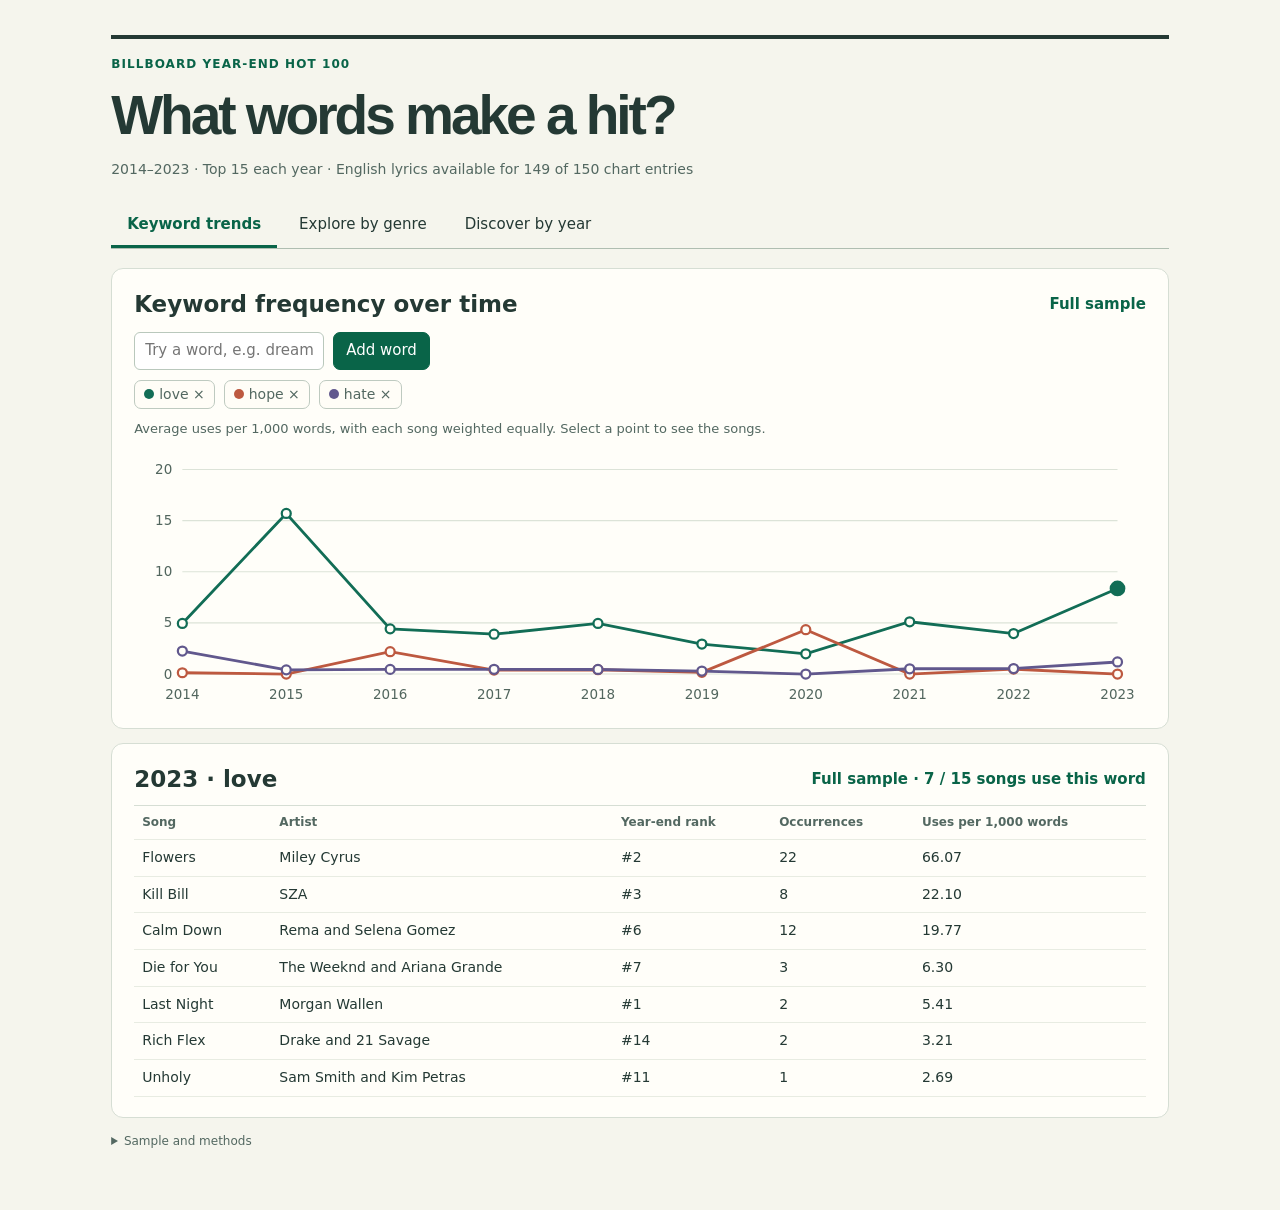
<file: billboard-year-end/demos/lyric-words-demo/index.html>
<!doctype html><html lang="en"><meta charset="utf-8"><meta name="viewport" content="width=device-width,initial-scale=1"><title>Billboard Lyrics Explorer</title>
<style>
:root{--ink:#243934;--mut:#536861;--rule:#d6ded4;--paper:#f5f5ed;--accent:#096448;--coral:#af523a}*{box-sizing:border-box}body{margin:0;background:var(--paper);color:var(--ink);font:15px/1.55 'Inter','PingFang SC',system-ui,sans-serif}main{max-width:1160px;margin:auto;padding:35px 4vw 60px}h1,h2,h3,p{margin:0}h1{font:700 clamp(34px,4.3vw,57px)/1.22 'PingFang SC',sans-serif;letter-spacing:-.055em;margin:7px 0 10px}h2{font-size:23px;line-height:1.35}h3{font-size:17px}.meta{color:var(--mut);font-size:14px}.mast{border-top:4px solid var(--ink);padding-top:13px}.en{letter-spacing:.09em;font-size:12px;color:var(--accent);font-weight:700}nav{display:flex;gap:6px;margin:23px 0 19px;border-bottom:1px solid #afbeb1}button,input,select{font:inherit;color:inherit}button{cursor:pointer;background:#fffdf7;border:1px solid #becac0;border-radius:7px;padding:6px 12px}button:hover{border-color:var(--accent);background:#eef4eb}button:focus-visible,input:focus-visible,select:focus-visible,[tabindex]:focus-visible{outline:3px solid #bd642f;outline-offset:2px}nav button{border:0;border-radius:0;padding:9px 16px;border-bottom:3px solid transparent;background:none}nav button[aria-current=true]{border-color:var(--accent);color:var(--accent);font-weight:700}.card{border:1px solid var(--rule);background:#fffef9;border-radius:12px;padding:20px 22px;margin-bottom:14px}.row,.tools,.legend,.filters{display:flex;align-items:center;flex-wrap:wrap;gap:9px}.row{justify-content:space-between}.tools{margin-top:12px}.tools input[type=text]{padding:6px 10px;border:1px solid #b9c8bc;border-radius:6px;width:190px;background:white}.solid{background:var(--accent);color:white;border-color:var(--accent)}.solid:hover{color:var(--ink)}.legend{margin:10px 0;color:var(--mut)}.chip{font-size:14px;padding:3px 9px}.dot{display:inline-block;width:10px;height:10px;border-radius:50%;margin-right:5px}.chart svg,.bubbles svg{width:100%;display:block}.chart{margin-top:8px;overflow:auto}.chart svg{min-width:535px}svg text{font-family:inherit}.node{cursor:pointer}.node:hover{stroke:#132f28;stroke-width:2}.chart circle{cursor:pointer}.chart circle:hover{stroke-width:4}.sub{color:var(--mut);font-size:13px;margin-top:4px}.info{color:#8f4629;font-size:13px}.detailHead{border-bottom:1px solid var(--rule);padding-bottom:10px}.tableWrap{overflow-x:auto}table{border-collapse:collapse;width:100%;text-align:left}th,td{padding:7px 8px;border-bottom:1px solid #e8ece2}th{font-size:12px;color:var(--mut)}td{font-size:14px}.filters{margin-top:15px}.filters button{font-size:13px}.filters button[aria-pressed=true]{background:var(--ink);color:white}.columns{display:grid;grid-template-columns:1fr 1fr;gap:15px}.words{display:grid;gap:6px;margin-top:13px}.word{border:0;border-radius:2px;background:linear-gradient(to right,#e1eee4 var(--length),transparent var(--length));text-align:left;display:flex;justify-content:space-between}.word b{font-weight:600}.word small{color:var(--mut)}.word:hover{background:#cee3d5}.bubbleLayout{display:grid;grid-template-columns:minmax(0,1fr) 248px;gap:20px}.bubbles{display:grid;align-items:center;min-width:0}.side{border-left:1px solid var(--rule);padding:16px 0 15px 18px;align-self:center}.bubbleYear{font:600 30px/1.3 Georgia,serif;color:var(--accent)}.range{width:min(370px,55vw);accent-color:var(--accent)}.bigWord{font:600 32px Georgia,serif}.action{margin-top:10px}.notes{margin-top:14px;font-size:12px;color:var(--mut)}.notes summary{cursor:pointer}.notes p{margin:6px 0}.scope{font-weight:600;color:var(--accent)}[hidden]{display:none!important}@media(max-width:720px){main{padding:18px 13px}.card{padding:14px}.columns,.bubbleLayout{grid-template-columns:1fr}.side{border-left:0;border-top:1px solid var(--rule);padding:10px 0}.tableWrap td{font-size:12px}nav button{padding:8px 10px}.bubbles svg{min-height:210px}}
#bubble .tools{margin:0}.bubbleControls{margin:15px 0}.modeSwitch{display:flex}.modeSwitch button{border-radius:0}.modeSwitch button:first-child{border-radius:7px 0 0 7px}.modeSwitch button:last-child{border-radius:0 7px 7px 0;border-left:0}.modeSwitch [aria-pressed=true]{background:#243934;color:white}.bubbleCanvas{overflow:auto}.bubbleCanvas svg{display:block;width:100%;height:auto}.bubbleCanvas .node:hover,.bubbleCanvas .node:focus{stroke:none}.bubbleCanvas .node:is(:hover,:focus) circle{stroke:#152c25;stroke-width:2.5}.bubbleDetails{border-top:1px solid var(--rule);padding-top:10px;display:flex;gap:8px 16px;align-items:center;flex-wrap:wrap}.bubbleDetails .action,.bubbleDetails .sub{margin:0}.bubbleDetails .bigWord{font-size:24px}@media(max-width:640px){.bubbleCanvas svg{min-width:645px}.bubbleControls .range{max-width:45vw}}
#genre select{padding:5px 8px;border:1px solid var(--rule);border-radius:6px;background:white}#genres button:disabled{opacity:.45;cursor:default}#genreSummary{margin-top:12px}</style>
<main><header class="mast"><span class="en" lang="en">BILLBOARD YEAR-END HOT 100</span><h1>What words make a hit?</h1><p class="meta">2014–2023 · Top 15 each year · English lyrics available for 149 of 150 chart entries</p></header>
<nav aria-label="Explore lyrics"><button data-tab="trend">Keyword trends</button><button data-tab="genre">Explore by genre</button><button data-tab="bubble">Discover by year</button></nav>
<section id="trend"><div class="card"><div class="row"><h2>Keyword frequency over time</h2><span class="scope" id="scope"></span></div>
<form class="tools" id="form"><input type="text" id="query" aria-label="Enter an English word" placeholder="Try a word, e.g. dream"><button class="solid">Add word</button><button type="button" id="compare" hidden></button><button type="button" id="clearGenre" hidden>Clear filters</button><span id="msg" role="status" class="info"></span></form>
<div class="legend" id="chips"></div><p class="sub">Average uses per 1,000 words, with each song weighted equally. Select a point to see the songs.</p><div class="chart" id="lineChart"></div></div>
<div class="card" id="detail"></div></section>
<section id="genre" hidden><div class="card"><h2>Which words stand out by genre?</h2><p class="sub">Choose a period and genre, then select a word to trace it over time. Each genre shows its number of chart entries with usable lyrics.</p><div class="tools"><label for="fromYear">From</label><select id="fromYear"></select><label for="toYear">To</label><select id="toYear"></select></div><div id="genres" class="filters"></div><p class="sub" id="genreSummary" aria-live="polite"></p></div><div class="columns"><div class="card"><h3 id="commonTitle"></h3><p class="sub" id="commonScale">Mean uses per 1,000 words</p><div class="words" id="common"></div></div><div class="card"><h3>Distinctive words</h3><p class="sub">Extra uses per 1,000 words compared with songs outside this genre. Each word appears in at least two distinct songs.</p><div class="words" id="special"></div></div></div></section>
<section id="bubble" hidden><div class="card">
<div class="row"><h2>The year in words</h2><span id="bubbleYear" class="bubbleYear"></span></div>
<p class="sub">The 60 most frequent words used in at least two songs that year. Bubble area shows average uses per 1,000 words on the same scale across years.</p>
<div class="row bubbleControls"><div class="tools"><button id="play">Play</button><label for="slider">Year</label><input class="range" id="slider" type="range" min="2014" max="2023" value="2014" step="1"></div>
<div class="modeSwitch" aria-label="Bubble layout"><button data-layout="packed">Packed bubbles</button><button data-layout="axis">Spread by song count</button></div></div>
<div class="bubbleCanvas"><svg id="bubbleSvg" aria-label="Annual keyword bubbles"></svg></div><aside id="bubbleCard" class="bubbleDetails" aria-live="polite"></aside>
</div></section>
<details class="notes"><summary>Sample and methods</summary><p>The sample matches US Billboard year-end chart entries to genre tags and usable lyrics identified as predominantly English. Its 149 entries cover 144 distinct songs. A song that charted in two years counts once in each year.</p><p>We remove matched recommendation banners, ticket prompts and embed footers before counting words. For each song, we divide exact word matches by its word count and multiply by 1,000, then average across entries. Word forms count separately. A song with no matches contributes zero, and a year with no eligible songs is left blank. Songs can appear under multiple genres.</p><p>Genre lists and bubbles omit common function words and vocal fillers. Common words are the ten highest-frequency words in the genre sample. Distinctive words and annual bubbles require at least two distinct songs. Manual search includes all words. Distinctive words are ranked by the difference in mean frequency from the rest of the selected period.</p></details>
</main><script id="data" type="application/json">[{"year":2014,"rank":1,"id":"S_66c824ee1667e086","title":"Happy","artist":"Pharrell Williams","genres":["Funk"],"n":472,"words":{"it":2,"might":1,"seem":1,"crazy":1,"what":13,"i'm":26,"bout":1,"to":12,"say":1,"sunshine":1,"she's":1,"here":2,"you":39,"can":1,"take":1,"a":14,"break":1,"hot":1,"air":2,"balloon":1,"that":2,"could":1,"go":1,"space":1,"with":1,"the":8,"like":19,"i":5,"don't":3,"care":1,"baby":1,"by":1,"way":1,"because":24,"happy":24,"clap":24,"along":24,"if":24,"feel":18,"room":6,"without":6,"roof":6,"happiness":12,"is":12,"truth":6,"know":6,"that's":6,"wanna":6,"do":6,"come":1,"bad":1,"news":1,"talking":1,"this":1,"and":1,"yeah":3,"well":2,"give":1,"me":13,"all":1,"got":1,"hold":1,"back":1,"should":1,"probably":1,"warn":1,"ya":1,"i'll":1,"be":1,"just":1,"fine":1,"no":1,"offense":1,"waste":1,"your":1,"time":1,"here's":1,"why":1,"bring":12,"down":12,"can't":6,"nothing":6,"my":3,"level's":3,"too":3,"high":3,"said":3}},{"year":2014,"rank":2,"id":"S_5317a6c6d90d342b","title":"Dark Horse","artist":"Katy Perry featuring Juicy J","genres":["Pop","Dance/Electronic"],"n":458,"words":{"yeah":1,"ya'll":1,"know":5,"what":4,"it":5,"is":4,"katy":1,"perry":1,"juicy":1,"j":1,"uh":1,"huh":1,"let's":1,"rage":1,"i":8,"knew":1,"you":28,"were":2,"gonna":1,"come":2,"to":10,"me":8,"and":6,"here":1,"are":4,"but":4,"better":2,"choose":2,"carefully":1,"cause":8,"i'm":6,"capable":1,"of":3,"anything":2,"everything":1,"make":4,"your":8,"aphrodite":1,"one":1,"only":1,"don't":3,"enemy":5,"so":7,"wanna":3,"play":3,"with":4,"magic":3,"boy":3,"should":4,"you're":9,"fallin":3,"for":10,"baby":4,"do":6,"dare":3,"this":4,"coming":3,"at":3,"like":9,"a":21,"dark":4,"horse":4,"ready":7,"perfect":7,"storm":7,"once":6,"mine":6,"there's":3,"no":5,"going":3,"back":4,"mark":1,"my":2,"words":1,"love":5,"will":1,"levitate":1,"bird":2,"without":1,"cage":1,"we're":1,"down":1,"earth":1,"if":3,"walk":3,"away":3,"it's":2,"in":4,"the":3,"palm":1,"hand":1,"now":1,"yes":1,"or":1,"maybe":1,"just":1,"be":3,"sure":1,"before":1,"give":2,"all":3,"she's":2,"beast":1,"call":1,"her":11,"karma":1,"she":4,"eat":1,"heart":3,"out":1,"jeffrey":1,"dahmer":1,"woo":2,"careful":1,"try":1,"not":1,"lead":1,"on":2,"shawty's":2,"steroids":1,"strong":1,"may":1,"fall":1,"when":1,"meet":2,"get":1,"chance":1,"keep":2,"sweet":1,"as":2,"pie":1,"break":1,"turn":2,"cold":1,"freezer":2,"that":1,"fairy":1,"tale":1,"ending":1,"knight":1,"shining":1,"armor":1,"can":1,"sleeping":1,"beauty":1,"gon":1,"put":1,"coma":1,"damn":1,"think":1,"bad":1,"sprung":1,"care":1,"ride":1,"roller":1,"coaster":1,"bedroom":1,"into":1,"fair":2,"drug":1,"was":1,"tryna":1,"hit":1,"quit":1,"lil":1,"mama":1,"dope":1,"messed":1,"around":1,"got":1,"addicted":1}},{"year":2014,"rank":3,"id":"S_a5399864c4a7fd67","title":"All of Me","artist":"John Legend","genres":["R&B"],"n":344,"words":{"what":2,"would":1,"i":11,"do":2,"without":1,"your":14,"smart":1,"mouth":1,"drawin":1,"me":18,"in":3,"and":15,"you":24,"kickin":1,"out":3,"you've":1,"got":1,"my":19,"head":2,"spinnin":1,"no":1,"kiddin":1,"can't":2,"pin":1,"down":2,"what's":1,"goin":1,"on":3,"that":1,"beautiful":2,"mind":3,"i'm":10,"magical":1,"mystery":1,"ride":1,"so":1,"dizzy":1,"don't":1,"know":1,"hit":1,"but":3,"i'll":4,"be":1,"alright":1,"head's":2,"under":2,"water":2,"breathing":1,"fine":2,"you're":9,"crazy":2,"of":17,"cause":6,"all":28,"loves":3,"love":3,"curves":3,"edges":3,"perfect":3,"imperfections":3,"give":15,"to":7,"end":3,"beginnin":3,"even":4,"when":4,"lose":3,"winnin":3,"oh":7,"how":1,"many":1,"times":1,"have":1,"tell":1,"crying":1,"too":1,"the":2,"world":1,"is":1,"beating":1,"around":1,"through":1,"every":1,"mood":1,"downfall":1,"muse":1,"worst":1,"distraction":1,"rhythm":1,"blues":1,"stop":1,"singing":1,"it's":2,"ringing":1,"for":1,"breathin":1,"cards":1,"table":1,"we're":1,"both":1,"showing":1,"hearts":1,"risking":1,"it":1,"though":1,"hard":1}},{"year":2014,"rank":4,"id":"S_34d82f32e06e9f3d","title":"Fancy","artist":"Iggy Azalea featuring Charli XCX","genres":["Hip Hop/Rap","Dance/Electronic"],"n":516,"words":{"first":2,"things":1,"i'm":14,"the":16,"realest":2,"drop":2,"this":8,"and":6,"let":2,"whole":2,"world":2,"feel":2,"it":8,"em":1,"still":2,"in":9,"murda":1,"bizness":1,"i":22,"can":1,"hold":1,"you":16,"down":2,"like":6,"giving":1,"lessons":1,"physics":1,"right":2,"should":2,"want":2,"a":8,"bad":1,"bitch":1,"huh":3,"low":1,"pick":1,"up":3,"just":4,"yeah":3,"cup":3,"of":3,"ace":1,"goose":1,"cris":1,"high":1,"heels":1,"something":1,"worth":1,"half":1,"ticket":1,"on":9,"my":10,"wrist":2,"taking":1,"all":2,"liquor":1,"straight":1,"never":3,"chase":1,"that":34,"rooftop":1,"we":2,"bringing":1,"back":1,"what":2,"bring":1,"hooks":1,"where":1,"bass":1,"at":2,"champagne":1,"spilling":1,"taste":4,"so":9,"fancy":6,"already":3,"know":3,"fast":3,"lane":3,"from":3,"l":3,"to":8,"tokyo":3,"can't":6,"gold":4,"remember":3,"name":4,"bout":4,"blow":5,"oh":15,"said":2,"baby":1,"do":7,"thought":2,"knew":3,"stand":1,"no":3,"haters":2,"honest":1,"truth":1,"is":1,"flow":1,"retarded":1,"each":1,"beat":1,"dear":1,"departed":1,"swagger":1,"stupid":1,"shop":1,"department":1,"get":4,"money":4,"time":2,"if":2,"they":2,"got":3,"decline":2,"swear":1,"meant":1,"there":1,"much":1,"give":2,"line":1,"rewind":1,"worry":1,"gotta":1,"stay":1,"grind":1,"now":1,"tell":1,"me":1,"who":10,"put":2,"paper":1,"over":1,"be":1,"g":14,"y":7,"bold":1,"been":1,"working":1,"here":1,"with":1,"some":1,"change":1,"throw":1,"trash":1,"hotel":1,"let's":1,"drunk":1,"minibar":1,"make":1,"phone":1,"call":1,"feels":1,"good":2,"getting":1,"keep":1,"turning":1,"chandelier":1,"swinging":1,"don't":3,"fuck":1,"film":1,"star":1,"deluxe":1,"classic":1,"expensive":1,"touch":2,"ow":1,"stunting":1,"how":2,"love":1,"asking":1,"does":1,"hot":1,"girl":1,"hands":1,"off":1,"look":1,"bet":1,"wishing":2,"could":2,"clutch":1,"that's":1,"way":1,"it's":1,"he":2,"bite":1,"turn":1,"nothing":1,"slayin":1,"these":1,"hoes":1,"trigger":1,"gun":1}},{"year":2014,"rank":5,"id":"S_79d61200647efb37","title":"Counting Stars","artist":"OneRepublic","genres":["Pop","Indie","Dance/Electronic"],"n":527,"words":{"lately":7,"i've":32,"been":28,"losing":7,"sleep":7,"dreaming":7,"about":7,"the":30,"things":7,"that":23,"we":7,"could":7,"be":18,"but":11,"baby":7,"praying":7,"hard":7,"said":7,"no":7,"more":7,"counting":15,"dollars":7,"we'll":11,"stars":8,"yeah":1,"i":23,"see":1,"this":2,"life":1,"like":1,"a":1,"swinging":1,"vine":1,"swing":1,"my":2,"heart":1,"across":1,"line":1,"and":5,"in":9,"face":1,"is":4,"flashing":1,"signs":1,"seek":1,"it":11,"out":1,"ye":1,"shall":1,"find":1,"old":4,"i'm":4,"not":4,"young":2,"bold":2,"don't":2,"think":2,"world":2,"sold":2,"on":2,"just":2,"doing":5,"what":2,"we're":2,"told":2,"feel":7,"something":3,"so":3,"right":3,"wrong":3,"thing":3,"couldn't":6,"lie":6,"everything":3,"kills":2,"me":6,"makes":3,"alive":2,"love":1,"burn":10,"down":1,"river":9,"every":1,"turn":1,"hope":1,"our":1,"four":1,"letter":1,"word":1,"make":1,"money":9,"watch":9,"drowns":1,"wanna":1,"fly":1,"take":8,"sink":8,"lessons":8,"learned":8}},{"year":2014,"rank":6,"id":"S_0cff09f1fcab4c66","title":"Talk Dirty","artist":"Jason Derulo featuring 2 Chainz","genres":["Pop","Dance/Electronic","Funk"],"n":388,"words":{"jason":2,"haha":4,"derulo":1,"get":6,"jazzy":3,"on":10,"em":3,"i'm":3,"that":2,"flight":1,"you":10,"international":2,"first":1,"class":1,"seat":1,"my":8,"lap":1,"girl":3,"riding":1,"comfortable":1,"oh":7,"yeah":5,"ha":1,"cause":1,"i":14,"know":4,"what":11,"da":1,"dem":2,"need":8,"new":2,"york":1,"to":26,"haiti":1,"got":4,"lipstick":2,"stamps":2,"passport":2,"make":1,"it":3,"hard":1,"leave":1,"been":3,"around":3,"the":8,"world":3,"don't":7,"speak":3,"language":3,"uh":9,"huh":9,"but":4,"your":3,"booty":6,"explaining":3,"all":4,"really":3,"understand":4,"is":4,"when":3,"talk":13,"dirty":12,"me":14,"words":1,"songs":1,"no":1,"habla":1,"inglés":1,"our":1,"conversations":1,"ain't":1,"long":1,"want":1,"london":1,"taiwan":1,"think":1,"a":6,"one":1,"uno":1,"met":1,"friend":1,"in":4,"rio":1,"dos":2,"she":1,"was":1,"o":2,"tres":1,"we":1,"could":1,"ménage":1,"à":1,"three":1,"cuatro":1,"chainz":1,"cadenas":1,"close":1,"genius":1,"sold":1,"out":1,"arenas":2,"can":1,"suck":1,"penis":1,"ooh":2,"gilbert":1,"guns":1,"deck":1,"chest":2,"tongue":1,"neck":2,"oral":1,"sex":1,"every":3,"picture":1,"take":1,"pose":2,"threat":2,"bought":2,"jet":1,"do":2,"expect":1,"her":4,"pussy":1,"so":1,"good":1,"pet":1,"anyway":2,"day":2,"trying":2,"saved":2,"phone":3,"under":2,"big":3}},{"year":2014,"rank":7,"id":"S_4eefd61b6a987205","title":"Rude","artist":"Magic!","genres":["Reggae","Pop"],"n":393,"words":{"saturday":1,"mornin":1,"jumped":1,"outta":1,"bed":1,"and":5,"put":1,"on":2,"my":9,"best":1,"suit":1,"got":1,"in":3,"car":1,"raced":1,"like":1,"a":5,"jet":1,"all":1,"the":9,"way":1,"to":7,"you":24,"knocked":1,"your":7,"door":1,"with":2,"heart":1,"hand":1,"ask":1,"question":1,"cause":5,"i":12,"know":9,"that":11,"you're":1,"an":1,"old":1,"fashioned":1,"man":1,"yeah":6,"can":3,"have":3,"daughter":3,"for":3,"rest":3,"of":3,"life":3,"say":14,"yes":6,"need":3,"i'll":3,"never":3,"get":3,"blessin":3,"till":3,"day":3,"die":3,"tough":3,"luck":3,"friend":3,"but":2,"answer":1,"is":1,"no":8,"why":14,"gotta":10,"be":14,"so":11,"rude":11,"don't":3,"i'm":6,"human":3,"too":3,"gonna":3,"marry":15,"her":7,"anyway":6,"girl":9,"matter":3,"what":3,"we'll":3,"family":3,"hate":2,"do":1,"this":1,"leave":1,"choice":1,"can't":1,"live":1,"without":1,"love":2,"me":3,"or":2,"we":2,"will":3,"both":1,"standin":1,"at":1,"altar":1,"run":1,"away":1,"another":1,"galaxy":1,"she's":1,"she":1,"go":2,"anywhere":1,"answer's":1,"still":2,"means":1}},{"year":2014,"rank":8,"id":"S_8bd6fceea96a64af","title":"All About That Bass","artist":"Meghan Trainor","genres":["Pop","Jazz/Swing"],"n":435,"words":{"because":5,"you":12,"know":9,"i'm":24,"all":23,"about":7,"that":49,"bass":40,"bout":35,"no":19,"treble":15,"yeah":3,"it's":1,"pretty":1,"clear":1,"i":7,"ain't":2,"size":3,"two":1,"but":2,"can":1,"shake":2,"it":3,"like":3,"supposed":1,"to":6,"do":1,"cause":2,"got":2,"boom":2,"the":8,"boys":3,"chase":1,"and":4,"right":2,"junk":1,"in":1,"places":1,"see":1,"magazines":1,"working":1,"photoshop":1,"we":1,"shit":1,"real":1,"come":1,"on":1,"now":1,"make":1,"stop":1,"if":3,"beauty":2,"just":2,"raise":1,"em":1,"up":1,"every":2,"inch":2,"of":2,"is":2,"perfect":2,"from":2,"bottom":2,"top":2,"my":2,"momma":2,"she":4,"told":2,"me":2,"don't":2,"worry":2,"your":2,"says":2,"a":2,"little":2,"more":2,"booty":11,"hold":2,"at":2,"night":2,"uh":2,"won't":2,"be":2,"stick":2,"figure":2,"silicone":2,"barbie":2,"doll":2,"so":2,"that's":2,"what's":2,"you're":3,"into":2,"then":2,"go":3,"ahead":3,"move":2,"along":2,"hey":1,"bringing":1,"back":1,"tell":2,"them":1,"skinny":1,"bitches":1,"playing":1,"think":1,"fat":1,"here":1}},{"year":2014,"rank":9,"id":"S_01b796565638119a","title":"Problem","artist":"Ariana Grande featuring Iggy Azalea","genres":["Pop","Dance/Electronic","Hip Hop/Rap"],"n":532,"words":{"uh":2,"huh":1,"it's":5,"iggy":4,"iggs":2,"i":50,"got":32,"one":45,"more":2,"problem":33,"with":1,"you":28,"girl":1,"hey":5,"less":43,"baby":5,"even":3,"though":3,"hate":1,"ya":24,"wanna":1,"love":4,"want":7,"and":6,"can't":3,"forgive":1,"really":3,"to":4,"tell":2,"me":5,"why":1,"leave":1,"cause":1,"shouldn't":3,"it":4,"gotta":2,"have":1,"head":3,"in":4,"the":5,"clouds":3,"no":6,"weight":3,"on":3,"my":5,"shoulders":3,"should":3,"be":8,"wiser":3,"realize":3,"that":4,"i've":3,"without":23,"know":3,"you're":1,"never":1,"gonna":1,"wake":1,"up":2,"give":1,"but":5,"ever":1,"call":1,"back":3,"or":2,"let":3,"come":1,"every":1,"time":2,"touch":1,"say":1,"get":1,"a":2,"little":1,"bit":1,"breathless":1,"ooh":4,"babe":2,"woah":1,"what":3,"smart":1,"money":1,"bettin":1,"i'll":2,"better":1,"off":1,"forgettin":1,"all":1,"about":1,"sayin":2,"doubt":1,"understand":1,"life":1,"is":2,"easy":1,"when":1,"ain't":1,"around":1,"too":1,"biggie":1,"here":1,"stressin":1,"i'm":2,"thinkin":1,"thought":1,"of":1,"than":1,"your":1,"presence":1,"best":1,"thing":1,"now":1,"probably":1,"for":1,"exit":1,"go":1,"finally":1,"learned":1,"lesson":1,"half":1,"steppin":1,"either":1,"just":1,"playin":1,"listenin":1,"knowin":1,"believe":1,"there's":1,"million":1,"you's":1,"boo":1,"so":1,"don't":1,"dumb":1,"problems":1,"won't":1,"like":1,"yeah":2,"woo":1}},{"year":2014,"rank":10,"id":"S_ad26fc071d6127ca","title":"Stay with Me","artist":"Sam Smith","genres":["R&B","Soul"],"n":169,"words":{"guess":1,"it's":6,"true":1,"i'm":2,"not":2,"good":2,"at":1,"a":3,"one":1,"night":1,"stand":1,"but":6,"i":8,"still":1,"need":5,"love":5,"cause":5,"just":1,"man":1,"these":1,"nights":1,"never":2,"seem":1,"to":7,"go":1,"plan":1,"don't":1,"want":1,"you":7,"leave":1,"will":1,"hold":1,"my":1,"hand":1,"oh":4,"won't":4,"stay":8,"with":9,"me":9,"you're":4,"all":4,"this":5,"ain't":4,"clear":4,"see":4,"darling":4,"why":1,"am":1,"so":2,"emotional":1,"no":1,"look":1,"gain":1,"some":1,"self":1,"control":1,"and":1,"deep":1,"down":1,"know":1,"works":1,"can":1,"lay":1,"it":1,"doesn't":1,"hurt":1,"oooh":4}},{"year":2014,"rank":11,"id":"S_278497f0a4f885c2","title":"Timber","artist":"Pitbull featuring Kesha","genres":["Pop","Country","Hip Hop/Rap"],"n":569,"words":{"it's":27,"goin":23,"down":25,"i'm":6,"yellin":5,"timber":25,"you":26,"better":13,"move":6,"dance":7,"let's":6,"make":6,"a":11,"night":14,"won't":14,"remember":5,"i'll":6,"be":6,"the":19,"one":10,"forget":8,"ooh":20,"woo":3,"bigger":1,"they":3,"are":1,"harder":1,"fall":1,"this":1,"biggity":1,"boy's":1,"diggity":1,"dog":1,"i":2,"have":1,"em":1,"like":3,"miley":1,"cyrus":1,"clothes":1,"off":1,"twerkin":1,"in":3,"bras":1,"and":5,"thongs":1,"face":1,"booty":1,"up":2,"that's":1,"way":1,"we":2,"what":1,"slicker":1,"than":1,"an":1,"oil":1,"spill":1,"she":3,"say":2,"but":1,"bet":1,"will":1,"swing":5,"your":4,"partner":4,"round":13,"end":8,"of":8,"more":4,"shot":4,"another":5,"oh":115,"woah":12,"look":1,"sky":1,"bird":1,"plane":1,"nah":1,"just":1,"me":2,"ain't":2,"damn":1,"thing":1,"changed":1,"live":1,"hotels":1,"on":2,"planes":1,"blessed":1,"to":3,"money":1,"thang":1,"club":1,"jumpin":1,"lebron":1,"now":1,"voli":1,"order":1,"homie":1,"about":2,"climb":1,"why":1,"cause":1,"go":1,"hey":1,"pitbull":1,"come":1}},{"year":2014,"rank":12,"id":"S_33a4734ff8b0129f","title":"Pompeii","artist":"Bastille","genres":["Indie","Pop"],"n":353,"words":{"eh":16,"eheu":32,"i":7,"was":1,"left":1,"to":8,"my":1,"own":1,"devices":1,"many":1,"days":1,"fell":1,"away":1,"with":1,"nothing":5,"show":1,"and":7,"the":14,"walls":3,"kept":3,"tumbling":3,"down":3,"in":5,"city":3,"that":3,"we":8,"love":3,"grey":3,"clouds":3,"roll":3,"over":3,"hills":3,"bringing":3,"darkness":3,"from":3,"above":3,"but":3,"if":7,"you":7,"close":7,"your":8,"eyes":7,"does":7,"it":7,"almost":7,"feel":7,"like":7,"changed":4,"at":4,"all":5,"you've":3,"been":3,"here":3,"before":3,"how":6,"am":6,"going":6,"be":6,"an":6,"optimist":6,"about":6,"this":6,"were":1,"caught":1,"up":1,"lost":1,"of":1,"our":5,"vices":1,"pose":1,"as":1,"dust":1,"settled":1,"around":1,"us":1,"oh":4,"where":4,"do":4,"begin":4,"rubble":4,"or":4,"sins":4}},{"year":2014,"rank":13,"id":"S_557ad13c6811a5ab","title":"Shake It Off","artist":"Taylor Swift","genres":["Pop","Funk"],"n":597,"words":{"i":75,"stay":2,"out":2,"too":2,"late":1,"got":4,"nothing":1,"in":3,"my":8,"brain":1,"that's":8,"what":8,"people":4,"say":4,"mm":16,"go":3,"on":5,"many":1,"dates":1,"but":4,"can't":3,"make":2,"them":1,"at":1,"least":1,"keep":2,"cruisin":2,"stop":4,"won't":3,"movin":1,"it's":4,"like":3,"this":3,"music":2,"mind":2,"saying":2,"gonna":22,"be":2,"alright":2,"cause":3,"the":15,"players":3,"play":15,"and":14,"haters":4,"hate":16,"baby":7,"i'm":9,"just":8,"shake":78,"it":44,"off":44,"heartbreakers":3,"break":15,"fakers":3,"fake":18,"never":1,"miss":1,"a":1,"beat":2,"lightning":1,"feet":1,"they":4,"don't":4,"see":2,"dancing":2,"own":2,"moves":2,"up":2,"as":2,"know":2,"groovin":1,"hey":3,"think":1,"while":1,"you've":1,"been":2,"getting":2,"down":2,"about":1,"liars":1,"dirty":2,"cheats":1,"of":1,"world":1,"you":3,"could've":1,"to":3,"sick":1,"ex":1,"man":1,"brought":1,"his":1,"new":1,"girlfriend":1,"she's":1,"oh":4,"god":1,"fella":1,"over":2,"there":1,"with":1,"hella":1,"good":1,"hair":1,"come":1,"we":1,"can":1,"yeah":2,"mmhm":1}},{"year":2014,"rank":14,"id":"S_beeb6099a7496d08","title":"Am I Wrong","artist":"Nico & Vinz","genres":["Pop"],"n":451,"words":{"ooh":28,"am":15,"i":45,"wrong":22,"for":16,"thinkin":5,"out":1,"the":10,"box":1,"from":1,"where":1,"stay":1,"sayin":1,"that":14,"choose":1,"another":1,"way":1,"ain't":1,"tryin":4,"to":9,"do":3,"what":3,"everybody":2,"else":1,"doin":2,"just":15,"cause":1,"they":1,"all":1,"if":5,"one":1,"thing":1,"know":1,"i'll":2,"fall":1,"but":5,"grow":1,"i'm":5,"walking":1,"down":1,"this":2,"road":2,"of":2,"mine":1,"call":1,"home":1,"so":2,"we":5,"could":4,"be":9,"something":4,"real":4,"now":4,"reach":8,"things":8,"can't":8,"see":16,"that's":14,"how":14,"feel":14,"trying":5,"trippin":1,"having":1,"a":1,"vision":1,"my":1,"prediction":1,"i'ma":1,"on":1,"top":1,"world":1,"walk":2,"your":2,"and":2,"don't":9,"look":1,"back":1,"always":1,"you":6,"decide":1,"let":3,"them":2,"control":1,"life":1,"oh":7,"fight":1,"yours":1,"go":1,"compare":1,"no":1,"worry":1,"you're":1,"not":1,"alone":1,"yeah":16,"tell":4,"me":4,"wanna":4,"right":6}},{"year":2014,"rank":15,"id":"S_60f785c18ab0375c","title":"Turn Down for What","artist":"DJ Snake and Lil Jon","genres":["Hip Hop/Rap","Dance/Electronic"],"n":140,"words":{"fire":10,"up":10,"that":10,"loud":10,"another":10,"round":10,"of":10,"shots":10,"turn":15,"down":15,"for":15,"what":15}},{"year":2015,"rank":1,"id":"S_e4594751fcd13360","title":"Uptown Funk","artist":"Mark Ronson featuring Bruno Mars","genres":["Pop"],"n":768,"words":{"doh":221,"aww":1,"ow":1,"this":2,"hit":7,"that":4,"ice":1,"cold":1,"michelle":1,"pfeiffer":1,"white":1,"gold":1,"one":1,"for":1,"them":2,"hood":1,"girls":8,"good":1,"straight":1,"masterpieces":1,"stylin":1,"wilin":1,"livin":1,"it":16,"up":25,"in":5,"the":10,"city":1,"got":1,"chucks":1,"on":8,"with":1,"saint":1,"laurent":1,"gotta":1,"kiss":1,"myself":1,"i'm":9,"so":1,"pretty":1,"mwah":1,"too":8,"hot":16,"damn":8,"call":2,"police":2,"and":7,"fireman":2,"make":2,"a":6,"dragon":2,"wanna":2,"retire":2,"man":2,"say":6,"my":5,"name":2,"you":34,"know":2,"who":2,"i":3,"am":2,"band":2,"bout":2,"money":2,"break":2,"down":2,"your":6,"hallelujah":6,"woo":6,"cause":6,"uptown":29,"funk":29,"gon":7,"give":6,"to":7,"saturday":3,"night":3,"we":6,"spot":3,"don't":19,"believe":18,"me":19,"just":18,"watch":18,"come":6,"ah":4,"hey":9,"oh":3,"stop":1,"wait":1,"minute":1,"fill":1,"cup":1,"put":1,"some":1,"liquor":1,"take":1,"sip":1,"sign":1,"check":1,"julio":1,"get":1,"stretch":1,"ride":1,"harlem":1,"hollywood":1,"jackson":1,"mississippi":1,"if":4,"show":3,"out":1,"smoother":1,"than":1,"fresh":1,"jar":1,"of":1,"skippy":1,"bitch":1,"before":1,"leave":1,"lemme":1,"tell":1,"y'all":1,"lil":1,"something":1,"said":1,"dance":2,"jump":2,"sexy":2,"then":3,"flaunt":2,"freaky":1,"own":1,"brag":1,"about":1,"well":1,"it's":1,"whaa":4}},{"year":2015,"rank":2,"id":"S_4b345a10661a0bf5","title":"Thinking Out Loud","artist":"Ed Sheeran","genres":["Soul","Pop"],"n":318,"words":{"when":3,"your":13,"legs":1,"don't":3,"work":1,"like":1,"they":1,"used":1,"to":1,"before":1,"and":13,"i":6,"can't":1,"sweep":1,"you":5,"off":1,"of":7,"feet":1,"will":4,"mouth":1,"still":4,"remember":2,"the":10,"taste":1,"my":10,"love":10,"eyes":1,"smile":1,"from":1,"cheeks":1,"darling":2,"be":1,"loving":4,"till":1,"we're":1,"seventy":1,"baby":5,"heart":4,"could":2,"fall":4,"as":1,"hard":1,"at":1,"twenty":1,"three":1,"i'm":5,"thinking":5,"bout":2,"how":2,"people":2,"in":6,"mysterious":2,"ways":2,"maybe":5,"just":3,"touch":1,"a":5,"hand":1,"well":2,"me":8,"with":1,"every":1,"single":1,"day":1,"wanna":1,"tell":1,"am":1,"so":2,"honey":2,"now":3,"take":3,"into":3,"arms":3,"kiss":3,"under":3,"light":3,"thousand":3,"stars":3,"place":3,"head":3,"on":4,"beating":3,"out":3,"loud":3,"we":10,"found":5,"right":5,"where":5,"are":5,"hair's":1,"all":2,"but":1,"gone":1,"memory":2,"fades":1,"crowds":1,"name":1,"hands":1,"play":1,"strings":1,"same":3,"way":1,"know":1,"cause":1,"soul":1,"never":1,"grow":1,"old":1,"it's":2,"evergreen":1,"smile's":1,"forever":1,"mind":1,"part":1,"plan":1,"i'll":1,"keep":1,"making":1,"mistakes":1,"hoping":1,"that":3,"you'll":1,"understand":1,"oh":2}},{"year":2015,"rank":3,"id":"S_68f219453e0c9f16","title":"See You Again","artist":"Wiz Khalifa featuring Charlie Puth","genres":["Country","Pop"],"n":441,"words":{"it's":3,"been":4,"a":11,"long":6,"day":3,"without":3,"you":33,"my":5,"friend":3,"and":12,"i'll":7,"tell":6,"all":9,"about":8,"it":8,"when":17,"i":16,"see":16,"again":13,"we've":4,"come":4,"way":5,"from":3,"where":3,"we":10,"began":3,"oh":24,"dang":1,"who":1,"knew":1,"the":10,"planes":1,"flew":1,"good":1,"things":2,"through":3,"that":7,"be":6,"standing":3,"right":1,"here":1,"talking":1,"to":6,"bout":1,"another":1,"path":1,"know":1,"loved":1,"hit":1,"road":2,"laugh":1,"but":1,"something":1,"told":1,"me":4,"wouldn't":1,"last":3,"had":2,"switch":1,"up":1,"look":1,"at":1,"different":1,"bigger":1,"picture":1,"those":1,"were":3,"days":1,"hard":1,"work":1,"forever":1,"pays":1,"now":3,"in":2,"better":2,"place":2,"uh":1,"how":2,"can":2,"not":2,"talk":2,"family":2,"family's":2,"got":2,"everything":2,"went":2,"there":2,"by":2,"side":2,"gon":2,"with":2,"for":2,"ride":2,"aah":6,"wooooh":3,"yeah":4,"first":2,"both":1,"go":2,"out":1,"your":2,"vibe":1,"is":2,"feeling":1,"strong":1,"what's":1,"small":1,"turn":2,"friendship":2,"bond":2,"will":4,"never":3,"broken":1,"love":1,"get":1,"lost":1,"brotherhood":1,"then":1,"line":3,"crossed":1,"established":1,"on":1,"our":1,"own":1,"drawn":1,"what":1,"reach":1,"so":2,"remember":1,"i'm":1,"gone":1,"let":1,"light":1,"guide":1,"hold":1,"every":2,"memory":1,"as":1,"take":1,"always":1,"lead":1,"home":2}},{"year":2015,"rank":4,"id":"S_14c78619a52be442","title":"Trap Queen","artist":"Fetty Wap","genres":["Hip Hop/Rap"],"n":604,"words":{"rgf":2,"productions":2,"remy":5,"boyz":5,"yah":1,"ah":1,"ayy":2,"i'm":9,"like":5,"hey":3,"what's":3,"up":10,"hello":3,"seen":2,"yo":2,"pretty":2,"ass":2,"soon":2,"as":2,"you":5,"came":2,"in":9,"the":26,"door":2,"i":33,"just":12,"wanna":2,"chill":2,"got":5,"a":14,"sack":2,"for":6,"us":2,"to":8,"roll":3,"married":2,"money":7,"introduced":2,"her":10,"my":30,"stove":2,"showed":2,"how":8,"whip":2,"it":2,"now":2,"she":7,"remixin":2,"low":2,"trap":3,"queen":3,"let":2,"hit":5,"bando":3,"we":9,"be":9,"countin":2,"watch":2,"far":3,"them":5,"bands":7,"go":9,"set":2,"goal":2,"talkin":2,"matchin":2,"lambos":2,"at":2,"gram":2,"hundred":2,"grams":2,"though":7,"man":2,"swear":2,"love":4,"work":2,"damn":2,"pole":2,"strip":3,"club":2,"lettin":4,"everybody":2,"hatin":2,"call":2,"fans":2,"with":17,"ain't":3,"never":2,"and":10,"get":2,"high":2,"baby":21,"left":4,"mall":4,"gettin":4,"fly":4,"yeah":8,"can":7,"ride":6,"kitchen":4,"cookin":4,"pies":4,"cause":3,"all":1,"know":2,"is":2,"might":2,"snatch":2,"rari":1,"buy":1,"boo":1,"lamb":1,"necklace":1,"drop":1,"couple":1,"on":4,"ring":1,"wantin":1,"nothin":3,"because":1,"everything":1,"it's":1,"big":1,"zoowap":1,"from":1,"remind":1,"me":1,"where":2,"can't":1,"stamp":1,"count":1,"hella":1,"boy":3,"your":4,"fetty":2,"wap":1,"livin":1,"thousand":1,"k":1,"stand":1,"if":1,"checkin":1,"pockets":1,"smokin":1,"dope":1,"backwoods":1,"what":1,"eatin":1,"shit":1,"that's":1,"fasho":1,"i'll":2,"run":1,"ya":1,"house":1,"then":1,"fuck":1,"ho":1,"or":3,"re":2,"hear":1,"soundin":1,"zillion":1,"bucks":1,"track":1,"whatever":2,"put":2,"mouth":1,"wood":1,"make":1,"game":1,"good":1,"out":1,"of":1,"sight":1,"fights":1,"shut":1,"huh":1,"nitt":1,"da":1,"gritt":1,"squad":1}},{"year":2015,"rank":5,"id":"S_79c8ba86a7b36536","title":"Sugar","artist":"Maroon 5","genres":["Pop"],"n":468,"words":{"i'm":14,"hurting":1,"baby":3,"broken":2,"down":13,"i":21,"need":12,"your":12,"loving":6,"it":14,"now":1,"when":4,"without":2,"you":22,"something":1,"weak":1,"got":1,"me":23,"begging":2,"on":14,"my":7,"knees":1,"don't":8,"wanna":7,"be":8,"needing":2,"love":8,"just":4,"deep":2,"in":6,"and":12,"it's":2,"killing":2,"you're":3,"away":2,"ooh":3,"cause":9,"really":2,"care":2,"where":4,"are":5,"there":3,"gotta":4,"get":2,"one":4,"little":14,"taste":2,"sugar":13,"yes":11,"please":12,"won't":8,"come":9,"put":8,"right":6,"here":6,"a":10,"sympathy":4,"yeah":6,"show":4,"good":4,"make":4,"alright":4,"sweetness":4,"life":4,"babe":1,"pieces":1,"pick":1,"them":1,"up":1,"leave":1,"hanging":2,"give":2,"some":1,"so":1,"insecure":1,"the":1,"thing":2,"living":1,"for":1,"want":2,"that":4,"red":1,"velvet":1,"sweet":1,"let":1,"nobody":1,"touch":1,"unless":1,"somebody's":1,"man":1,"ain't":1,"no":3,"other":1,"way":1,"girl":1,"hotter":1,"than":1,"southern":1,"california":1,"day":1,"never":1,"play":1,"games":1,"afraid":1,"all":1,"shy":1,"shit":1,"makeup":1,"that's":1}},{"year":2015,"rank":6,"id":"S_cc67319778960b07","title":"Shut Up and Dance","artist":"Walk the Moon","genres":["Rock"],"n":349,"words":{"oh":6,"don't":8,"you":5,"dare":5,"look":5,"back":10,"just":5,"keep":5,"your":5,"eyes":6,"on":5,"me":17,"i":13,"said":18,"you're":5,"holding":5,"she":17,"shut":12,"up":13,"and":17,"dance":12,"with":11,"this":6,"woman":5,"is":6,"my":11,"destiny":5,"ooh":7,"hoo":7,"we":6,"were":3,"victims":1,"of":1,"the":8,"night":1,"chemical":1,"physical":1,"kryptonite":1,"helpless":1,"to":5,"bass":1,"fading":1,"light":1,"bound":4,"get":2,"together":4,"took":6,"arm":3,"know":3,"how":3,"it":4,"happened":3,"floor":3,"a":1,"backless":1,"dress":1,"some":1,"beat":1,"sneaks":1,"discothèque":1,"juliet":1,"teenage":1,"dream":1,"felt":1,"in":2,"chest":1,"as":1,"looked":1,"at":1,"knew":1,"be":2,"c'mon":1,"girl":1,"deep":1,"her":1,"think":1,"see":1,"future":1,"realize":1,"last":1,"chance":1}},{"year":2015,"rank":7,"id":"S_519dee9877d86b5b","title":"Blank Space","artist":"Taylor Swift","genres":["Pop"],"n":508,"words":{"nice":1,"to":3,"meet":1,"you":29,"where":1,"been":1,"i":15,"could":2,"show":2,"incredible":2,"things":2,"magic":1,"madness":1,"heaven":1,"sin":1,"saw":1,"there":1,"and":13,"thought":1,"oh":3,"my":4,"god":2,"look":2,"at":1,"that":2,"face":1,"like":4,"next":1,"mistake":1,"love's":1,"a":18,"game":4,"wanna":1,"play":1,"ayy":1,"new":1,"money":1,"suit":1,"tie":1,"can":6,"read":1,"magazine":1,"ain't":1,"it":1,"funny":1,"rumors":1,"fly":1,"know":4,"heard":1,"about":1,"me":4,"so":4,"hey":1,"let's":1,"be":5,"friends":1,"i'm":9,"dyin":1,"see":1,"how":1,"this":4,"one":1,"ends":1,"grab":1,"your":5,"passport":1,"hand":1,"make":2,"the":16,"bad":1,"guys":1,"good":1,"for":2,"weekend":1,"it's":11,"gonna":6,"forever":3,"or":6,"go":3,"down":3,"in":3,"flames":3,"tell":9,"when":3,"over":3,"mm":3,"if":5,"high":3,"was":3,"worth":3,"pain":3,"got":9,"long":6,"list":6,"of":6,"ex":6,"lovers":6,"they'll":6,"insane":6,"cause":7,"love":8,"players":3,"we're":6,"young":3,"reckless":3,"we'll":3,"take":3,"way":3,"too":3,"far":3,"it'll":3,"leave":4,"breathless":3,"hmm":3,"with":4,"nasty":3,"scar":3,"but":4,"i've":3,"blank":3,"space":3,"baby":4,"i'll":3,"write":3,"name":3,"cherry":1,"lips":1,"crystal":1,"skies":1,"stolen":1,"kisses":1,"pretty":1,"lies":1,"you're":1,"king":1,"queen":1,"find":1,"out":1,"what":1,"want":3,"girl":1,"month":1,"wait":1,"worst":1,"is":2,"yet":1,"come":2,"no":1,"screaming":1,"crying":1,"perfect":1,"storms":1,"all":1,"tables":1,"turn":1,"rose":1,"garden":1,"filled":1,"thorns":1,"keep":1,"second":1,"guessin":1,"who":1,"she":1,"get":1,"drunk":1,"on":1,"jealousy":1,"you'll":1,"back":1,"each":1,"time":1,"darling":1,"nightmare":1,"dressed":1,"daydream":1,"boys":2,"only":2,"torture":2,"don't":2,"say":4,"didn't":4,"warn":2,"ya":2}},{"year":2015,"rank":8,"id":"S_2ee7c732d78297ec","title":"Watch Me","artist":"Silentó","genres":["Hip Hop/Rap"],"n":523,"words":{"whip":24,"nae":32,"you":4,"already":1,"know":1,"who":1,"it":14,"is":1,"silentó":3,"go":1,"on":2,"an":1,"do":15,"for":1,"me":84,"now":39,"watch":83,"kill":6,"okay":10,"can":3,"ooh":42,"the":12,"stanky":8,"leg":8,"stank":12,"break":12,"your":8,"legs":8,"em":5,"brake":4,"knob":4,"tell":1,"gonna":1,"gon":1,"and":1,"bop":40,"yule":4,"soulja":4,"superman":4,"duff":17,"hold":1}},{"year":2015,"rank":9,"id":"S_29cc358a821cdbaf","title":"Earned It","artist":"The Weeknd","genres":["R&B","Pop"],"n":325,"words":{"i'ma":6,"care":6,"for":6,"you":49,"make":1,"it":34,"look":1,"like":1,"it's":1,"magic":1,"oh":5,"yeah":16,"cause":10,"i":5,"see":1,"nobody":2,"but":2,"i'm":2,"never":1,"confused":1,"hey":4,"so":6,"used":2,"to":1,"bein":1,"love":5,"when":4,"call":2,"unexpected":2,"hate":2,"the":9,"moment's":2,"expected":2,"girl":14,"you're":11,"perfect":6,"always":5,"worth":5,"and":5,"deserve":7,"way":6,"work":6,"earned":10,"know":1,"our":1,"would":1,"be":2,"tragic":1,"don't":2,"pay":2,"no":2,"mind":3,"we":4,"live":1,"with":1,"lies":1,"my":1,"favorite":1,"kind":1,"of":1,"night":3,"on":1,"that":1,"lonely":2,"said":1,"wouldn't":1,"felt":1,"rush":1,"fell":1,"in":1,"made":1,"us":3,"believe":1,"was":1,"only":2,"convinced":1,"were":1,"broken":1,"inside":2,"na":5}},{"year":2015,"rank":10,"id":"S_034993aa1b4396ab","title":"The Hills","artist":"The Weeknd","genres":["R&B","Dance/Electronic","Pop"],"n":458,"words":{"yeah":6,"your":10,"man":1,"on":3,"the":26,"road":1,"he":1,"doin":1,"promo":1,"you":25,"said":1,"keep":4,"our":1,"business":1,"low":2,"i'm":14,"just":3,"tryna":5,"get":1,"out":2,"friend":1,"zone":1,"cause":1,"look":1,"even":1,"better":1,"than":1,"photos":1,"i":16,"can't":1,"find":1,"house":1,"send":2,"me":26,"info":1,"drivin":1,"through":1,"gated":1,"residential":1,"found":1,"was":1,"comin":1,"sent":1,"friends":2,"home":1,"hide":4,"it":10,"but":1,"know":2,"only":20,"call":9,"when":24,"it's":7,"half":6,"past":6,"five":6,"time":6,"that":3,"i'll":3,"be":3,"by":3,"side":3,"love":6,"touch":6,"not":6,"feel":6,"fucked":13,"up":13,"that's":12,"real":12,"i'd":3,"ever":3,"mine":3,"babe":3,"i'ma":1,"let":1,"and":3,"simple":2,"don't":1,"seem":1,"so":1,"two":1,"bitches":1,"fore":1,"saw":1,"gon":1,"have":3,"to":5,"do":1,"at":1,"my":1,"tempo":1,"always":1,"off":1,"rehab":1,"drugs":1,"started":1,"feelin":1,"like":1,"decaf":1,"live":1,"life":1,"for":1,"moment":1,"all":1,"these":1,"motherfuckers":1,"want":1,"a":1,"relapse":1,"hills":2,"eyes":2,"who":2,"are":2,"judge":2,"lies":3,"girl":1,"oh":1,"baby":1,"trust":1,"ewedihalehu":4,"yene":4,"konjo":2,"fikir":8}},{"year":2015,"rank":11,"id":"S_d3f9d5d3e34937a2","title":"Cheerleader ( Felix Jaehn Remix)","artist":"OMI","genres":["Reggae"],"n":289,"words":{"when":10,"i":26,"need":10,"motivation":1,"my":4,"one":2,"solution":1,"is":9,"queen":1,"cause":4,"she":12,"stay":1,"strong":1,"yeah":4,"always":7,"in":2,"corner":1,"right":8,"there":7,"want":1,"her":7,"all":3,"these":2,"other":2,"girls":2,"are":2,"tempting":2,"but":2,"i'm":7,"empty":2,"you're":3,"gone":2,"and":6,"they":2,"say":2,"do":7,"you":7,"me":5,"think":8,"pretty":2,"make":2,"feel":2,"like":6,"cheating":2,"no":3,"not":2,"really":2,"oh":6,"that":6,"found":6,"myself":6,"a":10,"cheerleader":6,"walks":1,"model":1,"grants":1,"wishes":1,"genie":1,"bottle":1,"the":5,"wizard":1,"of":1,"love":2,"got":1,"magic":1,"wand":1,"gives":1,"affection":1,"baby":1,"did":1,"mention":1,"only":1,"girl":1,"for":2,"don't":1,"next":1,"mama":1,"loves":1,"too":1,"thinks":1,"made":1,"selection":1,"now":1,"that's":1,"left":1,"to":2,"just":1,"pop":1,"question":1}},{"year":2015,"rank":12,"id":"S_b4c5d9df145d7f1c","title":"Can't Feel My Face","artist":"The Weeknd","genres":["R&B","Pop"],"n":368,"words":{"and":5,"i":36,"know":9,"she'll":4,"be":8,"the":7,"death":2,"of":4,"me":13,"at":3,"least":3,"we'll":3,"both":6,"numb":2,"always":2,"get":2,"best":2,"worst":2,"is":2,"yet":2,"to":2,"come":2,"but":21,"beautiful":1,"stay":1,"forever":1,"young":1,"this":3,"yeah":1,"she":9,"told":9,"don't":6,"worry":6,"about":3,"it":26,"no":3,"more":3,"we":6,"can't":13,"go":3,"without":3,"you'll":3,"never":3,"alone":3,"oh":16,"woo":3,"feel":10,"my":10,"face":10,"when":11,"i'm":10,"with":10,"you":10,"love":21,"all":1,"misery":1,"was":1,"necessary":1,"we're":1,"deep":1,"in":1,"girl":1}},{"year":2015,"rank":13,"id":"S_0f2dc9e48520eb69","title":"Love Me Like You Do","artist":"Ellie Goulding","genres":["Pop"],"n":361,"words":{"you're":7,"the":13,"light":1,"night":1,"colour":1,"of":3,"my":4,"blood":1,"cure":1,"pain":1,"only":2,"thing":1,"i":4,"wanna":1,"touch":11,"never":2,"knew":1,"that":1,"it":1,"could":1,"mean":1,"so":4,"much":2,"fear":1,"don't":1,"care":1,"cause":3,"i've":2,"been":1,"high":1,"follow":1,"me":32,"through":1,"dark":1,"let":3,"take":1,"you":43,"past":1,"satellites":1,"can":2,"see":3,"world":1,"brought":1,"to":3,"life":2,"love":20,"like":30,"do":30,"la":20,"ta":10,"what":7,"are":7,"waiting":7,"for":7,"fading":2,"in":1,"out":1,"on":3,"edge":1,"paradise":1,"every":1,"inch":1,"your":1,"skin":1,"is":1,"a":1,"holy":1,"grail":1,"got":1,"find":1,"set":3,"heart":1,"fire":2,"yeah":1,"i'll":2,"pace":2,"i'm":2,"not":2,"thinking":2,"straight":2,"head's":2,"spinning":2,"around":2,"can't":2,"clear":2,"no":2,"more":2}},{"year":2015,"rank":14,"id":"S_81b30bc1ec4b73c3","title":"Take Me to Church","artist":"Hozier","genres":["Soul","Indie","Rock"],"n":429,"words":{"my":18,"lover's":2,"got":2,"humor":1,"she's":2,"the":19,"giggle":1,"at":7,"a":12,"funeral":1,"knows":1,"everybody's":1,"disapproval":1,"i":5,"should've":1,"worshiped":1,"her":1,"sooner":1,"if":2,"heavens":1,"ever":1,"did":1,"speak":1,"last":1,"true":1,"mouthpiece":1,"every":1,"sunday's":1,"getting":1,"more":1,"bleak":1,"fresh":1,"poison":1,"each":1,"week":1,"we":1,"were":1,"born":2,"sick":2,"you":21,"heard":1,"them":1,"say":1,"it":2,"church":7,"offers":1,"no":3,"absolutes":1,"she":2,"tells":1,"me":20,"worship":7,"in":3,"bedroom":1,"only":3,"heaven":1,"i'll":13,"be":2,"sent":1,"to":9,"is":3,"when":2,"i'm":2,"alone":1,"with":1,"was":1,"but":1,"love":1,"command":1,"well":1,"amen":6,"take":6,"like":6,"dog":6,"shrine":6,"of":9,"your":12,"lies":6,"tell":6,"sins":6,"and":5,"can":6,"sharpen":6,"knife":6,"offer":6,"that":7,"deathless":6,"death":6,"good":7,"god":6,"let":6,"give":6,"life":6,"pagan":1,"times":1,"sunlight":1,"keep":1,"goddess":1,"on":1,"side":1,"demands":1,"sacrifice":1,"drain":1,"whole":1,"sea":1,"get":1,"something":2,"shiny":1,"meaty":1,"for":1,"main":1,"course":1,"that's":1,"fine":1,"looking":1,"high":1,"horse":1,"what":1,"stable":1,"we've":1,"lot":1,"starving":1,"faithful":1,"looks":2,"tasty":1,"plenty":1,"this":1,"hungry":1,"work":1,"so":2,"masters":1,"or":1,"kings":1,"ritual":1,"begins":1,"there":1,"sweeter":1,"innocence":1,"than":1,"our":1,"gentle":1,"sin":1,"madness":1,"soil":1,"sad":1,"earthly":1,"scene":1,"then":2,"am":2,"human":1,"clean":1,"oh":2}},{"year":2015,"rank":15,"id":"S_911ad0ffd877e822","title":"Bad Blood","artist":"Taylor Swift featuring Kendrick Lamar","genres":["Pop"],"n":495,"words":{"cause":11,"baby":16,"now":23,"we":25,"got":22,"bad":17,"blood":18,"you":26,"know":5,"it":7,"used":5,"to":11,"be":7,"mad":5,"love":6,"so":10,"take":5,"a":10,"look":6,"what":7,"you've":6,"done":6,"hey":13,"problems":5,"and":15,"i":9,"don't":10,"think":11,"can":7,"solve":6,"them":6,"made":5,"really":5,"deep":6,"cut":5,"did":5,"have":3,"do":1,"this":2,"was":2,"thinking":1,"that":4,"could":1,"trusted":1,"ruin":1,"shiny":1,"it's":4,"all":3,"rusted":1,"hit":1,"me":2,"where":1,"i'm":1,"weak":1,"couldn't":1,"breathe":1,"rub":1,"in":3,"salt":1,"the":4,"wound":1,"like":4,"you're":2,"laughin":1,"right":1,"at":1,"oh":2,"sad":2,"about":2,"good":2,"times":2,"we'd":1,"fine":1,"still":1,"scars":1,"on":1,"my":2,"back":1,"from":1,"your":1,"knife":1,"past":1,"these":2,"kinda":1,"wounds":1,"they":2,"last":2,"through":1,"things":1,"will":1,"catch":1,"up":1,"time":1,"heal":1,"but":1,"won't":1,"if":4,"comin":1,"way":1,"just":3,"we've":2,"band":2,"aids":2,"fix":2,"bullet":2,"holes":2,"say":2,"sorry":2,"for":2,"show":2,"live":4,"with":2,"ghosts":2,"mmm":1,"runs":1,"cold":1,"ooh":1,"woah":1}},{"year":2016,"rank":1,"id":"S_f5851364f005a30f","title":"Love Yourself","artist":"Justin Bieber","genres":["Hip Hop/Rap"],"n":442,"words":{"for":3,"all":4,"the":8,"times":2,"that":15,"you":39,"rained":1,"on":12,"my":15,"parade":1,"and":29,"clubs":1,"get":1,"in":4,"using":1,"name":1,"think":8,"broke":1,"heart":1,"oh":5,"girl":1,"goodness":1,"sake":1,"i'm":7,"cryin":1,"own":3,"well":1,"i":25,"ain't":1,"didn't":6,"wanna":4,"write":2,"a":3,"song":2,"cause":6,"want":2,"anyone":2,"thinking":2,"still":8,"care":2,"don't":6,"but":5,"hit":2,"phone":2,"up":4,"baby":6,"i'll":2,"be":4,"movin":2,"should":12,"somethin":6,"hold":2,"back":2,"maybe":2,"know":4,"mama":2,"like":8,"she":2,"likes":2,"everyone":2,"never":3,"to":8,"admit":2,"was":6,"wrong":3,"i've":2,"been":2,"so":3,"caught":2,"job":2,"see":2,"what's":2,"going":2,"now":3,"better":2,"sleeping":2,"if":8,"way":4,"look":4,"much":4,"go":8,"love":9,"yourself":8,"holdin":4,"when":1,"told":2,"me":4,"hated":1,"friends":1,"only":1,"problem":1,"with":1,"not":1,"them":1,"every":1,"time":1,"opinion":1,"tried":1,"make":1,"forget":1,"where":1,"came":1,"from":1,"made":1,"feel":2,"small":1,"fell":1,"nothin":1,"at":1,"felt":1,"low":1,"vulnerable":1,"fool":1,"let":1,"break":1,"down":1,"walls":1}},{"year":2016,"rank":2,"id":"S_06d202260064c8ef","title":"Sorry","artist":"Justin Bieber","genres":["Pop"],"n":338,"words":{"you":14,"gotta":1,"go":5,"and":4,"get":2,"angry":1,"at":3,"all":1,"of":3,"my":1,"honesty":1,"know":10,"i":21,"try":1,"but":2,"don't":2,"do":1,"too":12,"well":1,"with":1,"apologies":1,"hope":1,"run":1,"out":2,"time":1,"could":1,"someone":1,"call":1,"a":3,"referee":1,"cause":5,"just":6,"need":2,"one":3,"more":5,"shot":2,"forgiveness":1,"that":8,"made":1,"those":1,"mistakes":1,"maybe":2,"once":2,"or":2,"twice":2,"by":1,"mean":1,"couple":1,"hundred":1,"times":1,"so":1,"let":8,"me":4,"oh":5,"redeem":2,"myself":1,"tonight":1,"second":1,"chances":1,"yeah":11,"is":12,"it":11,"late":11,"now":11,"to":13,"say":12,"sorry":20,"i'm":13,"missing":3,"than":3,"your":3,"body":3,"down":6,"i'll":3,"take":1,"every":1,"single":1,"piece":1,"the":3,"blame":1,"if":1,"want":1,"there":1,"no":1,"innocent":1,"in":1,"this":2,"game":1,"for":1,"two":1,"then":1,"spill":1,"truth":1,"can":1,"we":1,"both":1,"words":1,"forget":1,"not":1,"trying":1,"back":1,"on":1}},{"year":2016,"rank":3,"id":"S_e0b6721c197d4585","title":"One Dance","artist":"Drake featuring Wizkid and Kyla","genres":["Pop","Dance/Electronic"],"n":394,"words":{"baby":2,"i":22,"like":2,"your":3,"style":2,"grips":1,"on":7,"waist":1,"front":1,"way":2,"back":20,"you":6,"know":3,"that":2,"don't":2,"play":1,"streets":1,"not":1,"safe":1,"but":1,"never":2,"run":1,"away":2,"even":1,"when":2,"i'm":2,"oti":2,"there's":1,"much":1,"love":2,"we":1,"go":8,"ot":1,"pray":3,"to":3,"make":2,"it":10,"in":7,"one":13,"piece":1,"that's":2,"why":2,"need":7,"a":19,"dance":6,"got":8,"hennessy":6,"my":8,"hand":6,"more":6,"time":13,"fore":6,"higher":6,"powers":6,"taking":6,"hold":6,"me":10,"strength":1,"and":11,"guidance":1,"all":1,"wishing":1,"for":1,"friends":1,"nobody":1,"makes":1,"from":1,"ends":1,"had":1,"bust":1,"up":19,"the":2,"silence":1,"gotta":1,"stick":1,"by":1,"soon":1,"as":1,"see":1,"text":1,"reply":1,"wanna":2,"spend":1,"fighting":1,"we've":1,"no":1,"pretty":1,"girl":4,"she":1,"long":5,"wine":7,"very":4,"oh":3,"yeah":3,"tell":1,"where":15,"do":1,"cause":4,"if":4,"you're":4,"down":4,"i'll":1,"take":1,"slow":1,"lose":1,"control":1}},{"year":2016,"rank":4,"id":"S_c382e21e0b6cf3e5","title":"Work","artist":"Rihanna featuring Drake","genres":["Indie","Pop"],"n":575,"words":{"work":79,"he":9,"said":4,"me":19,"haffi":4,"see":7,"do":4,"mi":4,"dirt":24,"so":4,"put":4,"in":6,"when":5,"you":28,"ah":4,"guh":3,"learn":21,"meh":3,"nuh":8,"cyar":3,"if":8,"him":5,"hurt":12,"hurting":3,"dry":1,"a":4,"desert":1,"time":3,"to":12,"have":2,"lurking":1,"go":1,"act":2,"like":3,"it":4,"know":2,"i":23,"dealt":1,"with":1,"the":7,"nicest":1,"body":1,"touch":1,"righteous":1,"badda":1,"text":1,"crisis":1,"believed":1,"all":4,"of":1,"your":2,"dreams":1,"adoration":1,"took":2,"my":7,"heart":2,"and":5,"keys":1,"patience":1,"on":1,"sleeve":1,"for":3,"decoration":1,"mistaken":1,"love":1,"brought":1,"foundation":1,"that":8,"wanted":1,"from":1,"was":1,"give":3,"something":4,"never":5,"had":2,"you've":2,"seen":1,"been":1,"mmmmm":7,"but":2,"wake":1,"up":1,"nothing's":1,"wrong":1,"just":5,"get":4,"ready":1,"fi":1,"ner":6,"yuh":1,"ago":1,"before":1,"tables":1,"turn":6,"beg":1,"please":2,"baby":1,"don't":4,"leave":2,"stuck":1,"here":1,"streets":1,"uh":1,"huh":1,"another":1,"chance":1,"will":1,"no":2,"neglect":1,"mean":1,"who":1,"am":1,"hold":1,"past":1,"against":1,"hope":3,"gets":1,"this":2,"through":2,"true":1,"what":1,"can":1,"say":1,"recognize":1,"i'm":3,"tryin":1,"babe":1,"yeah":1,"okay":1,"need":6,"done":8,"at":1,"come":2,"over":2,"we":2,"slow":1,"motion":1,"away":2,"one":1,"long":1,"distance":1,"potential":1,"gotta":1,"twin":1,"would":1,"still":1,"choose":1,"wanna":1,"rush":1,"into":1,"it's":1,"too":1,"soon":1,"sorry":2,"way":1,"less":1,"friendly":1,"got":1,"niggas":1,"tryna":1,"end":1,"oh":1,"spilled":1,"emotions":1,"tonight":1,"rollin":6,"how":1,"many":1,"more":1,"shots":1,"until":1,"you're":1,"face":2,"could":1,"pick":1,"place":1,"spent":1,"some":1,"now":1,"forward":1,"se":1}},{"year":2016,"rank":5,"id":"S_04a25983b3562589","title":"Stressed Out","artist":"Twenty One Pilots","genres":["Indie","Pop","Rock"],"n":528,"words":{"i":18,"wish":10,"found":3,"some":3,"better":3,"sounds":1,"no":1,"one's":1,"ever":2,"heard":1,"had":1,"a":8,"voice":1,"that":2,"sang":8,"words":1,"chords":1,"in":1,"an":5,"order":1,"is":1,"new":1,"didn't":1,"have":2,"to":33,"rhyme":1,"every":1,"time":7,"was":2,"told":1,"when":9,"get":1,"older":1,"all":2,"my":8,"fears":1,"would":6,"shrink":1,"but":11,"now":10,"i'm":2,"insecure":1,"care":5,"what":5,"people":1,"think":5,"name's":4,"blurryface":4,"and":5,"you":9,"we":17,"could":6,"turn":6,"back":7,"the":10,"good":6,"old":6,"days":6,"our":9,"momma":6,"us":7,"sleep":6,"we're":7,"stressed":7,"out":10,"oh":9,"sometimes":1,"certain":1,"smell":1,"will":1,"take":2,"me":1,"young":1,"how":1,"come":1,"never":2,"able":1,"identify":1,"where":1,"it's":1,"comin":1,"from":2,"i'd":2,"make":4,"candle":1,"of":7,"it":8,"if":1,"try":1,"sell":3,"probably":1,"only":1,"one":1,"it'd":1,"be":1,"brother":1,"cause":1,"same":2,"nose":1,"clothes":1,"homegrown":1,"stone's":1,"throw":1,"creek":1,"used":13,"roam":1,"remind":1,"nothing":1,"really":1,"mattered":1,"student":1,"loans":1,"treehouse":1,"homes":1,"latter":1,"play":9,"pretend":9,"give":3,"each":3,"other":3,"different":3,"names":3,"build":3,"rocket":3,"ship":3,"then":3,"we'd":3,"fly":3,"far":3,"away":3,"dream":3,"outer":3,"space":3,"they're":3,"laughin":3,"at":3,"face":3,"sayin":3,"wake":5,"up":5,"need":5,"money":7,"yeah":3}},{"year":2016,"rank":6,"id":"S_88dfe32cd3566319","title":"Panda","artist":"Desiigner","genres":["Hip Hop/Rap"],"n":641,"words":{"this":4,"what":1,"they":9,"all":3,"been":2,"waitin":2,"for":10,"i":19,"guess":1,"so":1,"shit":7,"a":9,"long":1,"time":1,"didn't":1,"i'ma":2,"give":1,"it":11,"everythin":1,"got":10,"ayo":1,"dougie":1,"park":1,"that":1,"x":19,"around":1,"the":34,"corner":1,"ayy":1,"i'm":10,"just":1,"feelin":2,"my":2,"vibe":1,"right":1,"now":2,"myself":1,"panda":39,"broads":6,"in":14,"atlanta":5,"twistin":5,"dope":5,"lean":5,"and":17,"fanta":5,"credit":5,"cards":6,"scammers":5,"hittin":4,"off":5,"licks":4,"bando":4,"black":9,"phantom":11,"white":9,"look":5,"like":12,"goin":4,"out":4,"montana":4,"hundred":8,"killas":9,"hammers":4,"pockets":4,"swole":4,"danny":4,"sellin":4,"bar":4,"candy":4,"man":4,"macho":4,"randy":4,"choppa":4,"go":5,"oscar":5,"grammy":5,"bitch":5,"nigga":4,"pull":9,"up":15,"ya":5,"panty":5,"hope":4,"you":8,"understand":4,"me":4,"hey":1,"sippin":1,"wake":1,"versace":1,"life":1,"desiigner":1,"whole":1,"bunch":1,"of":5,"lavish":1,"be":4,"askin":1,"round":1,"town":1,"who":1,"clappin":1,"pullin":1,"stuff":2,"ship":1,"plenty":1,"bugatti":1,"whip":1,"how":2,"drive":1,"killin":1,"on":2,"camera":2,"pop":1,"perc":1,"can't":1,"stand":1,"gorilla":1,"come":2,"kill":3,"with":1,"bananas":1,"four":1,"fillas":1,"finna":1,"know":2,"niggas":4,"big":1,"rollie":1,"dancin":1,"bigger":1,"than":1,"pandie":1,"fill":2,"flip":1,"bitches":1,"get":4,"that's":1,"countin":2,"digits":1,"say":1,"make":1,"lot":1,"new":1,"money":1,"some":1,"wraith":1,"ctd":1,"killa":1,"bape":1,"call":1,"phillip":2,"gon":5,"bank":4,"we":2,"drill":1,"fuck":1,"yea":2,"shitted":1,"live":1,"did":1,"ticket":1,"flex":1,"drop":1,"bombs":1,"when":1,"he":1,"spin":1,"bobby":1,"trend":1,"jeff":1,"don":1,"doin":2,"business":2,"zana":1,"ray":1,"fuckin":1,"she":1,"her":1,"gettin":1,"to":2,"chicken":2,"split":1}},{"year":2016,"rank":7,"id":"S_2ea22b8458eb261b","title":"Hello","artist":"Adele","genres":["Pop","Soul"],"n":351,"words":{"hello":9,"it's":3,"me":3,"i":12,"was":1,"wondering":1,"if":1,"after":1,"all":1,"these":1,"years":1,"you'd":1,"like":1,"to":14,"meet":1,"go":1,"over":1,"everything":4,"they":1,"say":4,"that":10,"time's":1,"supposed":1,"heal":1,"ya":1,"but":7,"ain't":1,"done":4,"much":1,"healing":1,"can":4,"you":15,"hear":1,"i'm":8,"in":1,"california":1,"dreaming":1,"about":2,"who":1,"we":2,"used":1,"be":4,"when":4,"were":1,"younger":1,"and":2,"free":1,"i've":7,"forgotten":1,"how":2,"it":8,"felt":1,"before":1,"the":8,"world":1,"fell":1,"at":4,"our":1,"feet":1,"there's":1,"such":1,"a":5,"difference":1,"between":1,"us":2,"million":1,"miles":1,"from":6,"other":3,"side":3,"must've":3,"called":3,"thousand":3,"times":3,"tell":6,"sorry":7,"for":6,"call":3,"never":3,"seem":3,"home":3,"outside":3,"least":3,"tried":3,"breaking":3,"your":3,"heart":3,"don't":3,"matter":3,"clearly":3,"doesn't":3,"tear":3,"apart":3,"anymore":7,"are":2,"so":2,"typical":1,"of":4,"talk":1,"myself":1,"hope":1,"you're":1,"well":1,"did":1,"ever":2,"make":1,"out":2,"town":1,"where":1,"nothing":1,"happened":1,"no":1,"secret":1,"both":1,"running":1,"time":1,"highs":16,"lows":16,"ooh":3}},{"year":2016,"rank":8,"id":"S_b68e58be6f929d38","title":"Don't Let Me Down","artist":"The Chainsmokers featuring Daya","genres":["Pop"],"n":367,"words":{"crashing":1,"hit":1,"a":3,"wall":1,"right":7,"now":14,"i":28,"need":17,"miracle":2,"hurry":1,"up":1,"stranded":1,"reaching":1,"out":2,"call":1,"your":2,"name":2,"but":3,"you're":2,"not":2,"around":2,"say":2,"you":16,"yeah":7,"so":6,"don't":38,"let":38,"me":38,"down":40,"think":5,"i'm":5,"losing":5,"my":10,"mind":5,"it's":3,"in":3,"head":3,"darling":3,"hope":3,"that":3,"you'll":3,"be":3,"here":3,"when":3,"the":3,"most":3,"d":2,"r":2,"running":1,"of":1,"time":1,"really":1,"thought":1,"were":1,"on":1,"side":2,"there's":1,"nobody":1,"by":1,"ooh":2,"oh":1,"no":2,"o":1}},{"year":2016,"rank":9,"id":"S_bd2eb16ab65629b3","title":"Can't Stop the Feeling!","artist":"Justin Timberlake","genres":["Pop"],"n":525,"words":{"i":34,"got":10,"this":6,"feeling":24,"inside":1,"my":18,"bones":1,"it":9,"goes":3,"electric":1,"wavey":1,"when":14,"turn":1,"on":15,"all":5,"through":2,"city":1,"home":1,"we're":1,"flying":1,"up":6,"no":3,"ceiling":2,"we":5,"in":15,"our":1,"zone":2,"that":6,"sunshine":2,"pocket":2,"good":8,"soul":2,"feet":2,"feel":2,"hot":2,"blood":3,"body":8,"drops":2,"ooh":2,"can't":21,"take":2,"eyes":2,"off":2,"moving":2,"so":19,"phenomenally":2,"room":2,"lock":2,"the":24,"way":2,"rock":2,"don't":4,"stop":21,"and":5,"under":2,"lights":2,"everything":2,"nowhere":2,"to":2,"hide":2,"i'm":3,"getting":2,"you":17,"close":2,"move":3,"well":2,"already":2,"know":2,"just":14,"imagine":6,"nothing":3,"can":3,"see":4,"but":6,"dance":42,"a":2,"creeping":3,"come":8,"those":3,"things":3,"shouldn't":3,"do":3,"ain't":3,"nobody":3,"leaving":3,"soon":3,"keep":4,"dancing":4,"it's":4,"something":1,"magical":1,"air":1,"rushing":1,"need":2,"reason":1,"control":1,"fly":1,"high":1,"cause":1,"everybody":1,"sing":1,"wanna":1,"your":1,"break":1,"down":1}},{"year":2016,"rank":10,"id":"S_d975c7c8c6011aee","title":"Closer","artist":"The Chainsmokers featuring Halsey","genres":["Indie","Pop"],"n":371,"words":{"hey":2,"i":26,"was":3,"doing":1,"just":2,"fine":1,"before":1,"met":2,"you":11,"drink":1,"too":1,"much":1,"and":6,"that's":1,"an":1,"issue":1,"but":2,"i'm":2,"okay":2,"tell":1,"your":12,"friends":1,"it":3,"nice":1,"to":4,"meet":1,"them":2,"hope":1,"never":1,"see":1,"again":1,"know":5,"breaks":2,"heart":2,"moved":2,"the":15,"city":2,"in":11,"a":4,"broke":2,"down":2,"car":2,"four":2,"years":2,"no":8,"calls":1,"now":2,"you're":1,"lookin":2,"pretty":2,"hotel":2,"bar":2,"can't":7,"stop":4,"so":3,"baby":3,"pull":6,"me":3,"closer":3,"backseat":3,"of":6,"rover":3,"that":11,"afford":3,"bite":3,"tattoo":3,"on":3,"shoulder":3,"sheets":3,"right":3,"off":3,"corner":3,"mattress":3,"stole":3,"from":3,"roommate":3,"back":3,"boulder":3,"we":18,"ain't":17,"ever":17,"gettin":17,"older":19,"look":1,"as":2,"good":1,"day":1,"forget":1,"why":1,"left":1,"insane":1,"stay":1,"play":1,"blink":1,"song":1,"beat":1,"death":1,"tucson":1,"call":1}},{"year":2016,"rank":11,"id":"S_59d0aab9235766ae","title":"Cheap Thrills","artist":"Sia featuring Sean Paul","genres":["Pop","Dance/Electronic"],"n":360,"words":{"come":4,"on":8,"turn":2,"the":10,"radio":2,"it's":4,"friday":2,"night":2,"and":4,"i":50,"won't":4,"be":4,"long":12,"gotta":2,"do":1,"my":4,"hair":1,"put":2,"make":1,"up":1,"til":2,"hit":4,"dance":4,"floor":4,"got":8,"all":2,"need":16,"no":10,"ain't":4,"cash":4,"but":4,"you":2,"baby":8,"don't":14,"dollar":6,"bills":6,"to":6,"have":6,"fun":6,"tonight":6,"love":12,"cheap":12,"thrills":12,"money":8,"as":16,"can":4,"feel":4,"beat":4,"keep":4,"dancing":4,"saturday":2,"paint":1,"nails":1,"high":1,"heels":1,"oh":4,"la":28}},{"year":2016,"rank":12,"id":"S_b7636971ccc4288d","title":"7 Years","artist":"Lukas Graham","genres":["Pop"],"n":427,"words":{"once":13,"i":33,"was":14,"seven":5,"years":18,"old":18,"my":14,"momma":2,"told":5,"me":12,"go":3,"make":4,"yourself":3,"some":4,"friends":2,"or":6,"you'll":3,"be":10,"lonely":4,"it":2,"a":8,"big":2,"world":4,"but":1,"we":5,"thought":1,"were":3,"bigger":1,"pushing":1,"each":1,"other":1,"to":4,"the":6,"limits":1,"learning":2,"quicker":1,"by":1,"eleven":1,"smoking":1,"herb":1,"and":7,"drinking":1,"burning":1,"liquor":1,"never":1,"rich":1,"so":4,"out":2,"that":3,"steady":1,"figure":1,"daddy":3,"get":1,"wife":1,"always":2,"had":2,"dream":1,"like":1,"before":4,"started":2,"writing":3,"songs":3,"stories":2,"something":1,"about":2,"glory":2,"just":1,"seemed":1,"bore":1,"cause":2,"only":2,"those":2,"really":2,"love":1,"will":5,"ever":1,"know":2,"story":2,"got":4,"morning":1,"sun":1,"when":2,"life":4,"lukas":1,"graham":1,"see":2,"goals":1,"don't":2,"believe":1,"in":2,"failure":1,"smallest":1,"voices":1,"they":1,"can":5,"major":1,"boys":2,"with":2,"at":1,"least":1,"favor":1,"if":1,"meet":1,"leave":2,"hope":2,"i'll":6,"you":1,"later":1,"bout":1,"everything":1,"saw":1,"soon":7,"we'll":2,"our":1,"have":3,"been":1,"sold":1,"we've":1,"traveled":1,"around":1,"we're":1,"still":4,"roaming":1,"i'm":2,"woman":1,"brought":1,"children":4,"for":1,"sing":1,"them":2,"all":1,"tell":1,"most":1,"of":3,"are":2,"seeking":1,"behind":1,"brother":1,"sorry":1,"remember":1,"then":1,"your":1,"becomes":1,"better":1,"one":1,"made":1,"man":1,"happy":1,"wrote":1,"letter":1,"come":1,"visit":1,"twice":1,"month":1,"think":2,"is":2,"cold":2,"lot":2,"who":2,"warm":1,"hold":1}},{"year":2016,"rank":13,"id":"S_d0a22aed90a9edae","title":"Needed Me","artist":"Rihanna","genres":["Indie","Pop"],"n":293,"words":{"mustard":1,"on":9,"the":11,"beat":1,"ho":1,"i":5,"was":12,"good":2,"my":1,"own":1,"that's":3,"way":2,"it":10,"you":26,"low":1,"for":2,"a":10,"faded":2,"fuck":4,"some":3,"love":1,"shit":6,"what":1,"complaining":1,"feeling":1,"jaded":1,"huh":1,"used":2,"to":10,"trip":2,"off":2,"that":4,"kickin":2,"had":2,"fun":2,"run":2,"though":2,"i'll":2,"give":4,"but":4,"baby":4,"don't":2,"get":2,"twisted":2,"just":2,"another":2,"nigga":2,"hit":2,"list":2,"tryna":2,"fix":2,"your":2,"inner":2,"issues":2,"with":2,"bad":2,"bitch":2,"didn't":2,"they":2,"tell":2,"savage":2,"ya":6,"white":2,"horse":2,"and":5,"carriage":2,"bet":2,"never":6,"could":4,"imagine":2,"told":2,"have":2,"needed":6,"me":6,"ooh":4,"feel":4,"little":4,"more":2,"less":2,"know":2,"hate":2,"confess":2,"been":1,"rollin":2,"around":1,"i'm":1,"up":2,"light":1,"roll":1,"break":1,"down":1,"like":1,"pound":1,"us":2,"real":2,"are":1,"serious":1,"how":2}},{"year":2016,"rank":14,"id":"S_f316df9320b4ace1","title":"My House","artist":"Flo Rida","genres":["Hip Hop/Rap","Pop"],"n":359,"words":{"open":2,"up":3,"the":11,"champagne":2,"pop":1,"it's":3,"my":21,"house":18,"come":3,"on":5,"turn":1,"it":3,"hear":1,"a":1,"knock":1,"door":1,"and":4,"night":1,"begins":1,"cause":1,"we":13,"done":1,"this":2,"before":1,"so":2,"you":18,"in":8,"make":1,"yourself":2,"at":1,"home":1,"tell":1,"me":5,"where":3,"been":1,"pour":1,"something":1,"cold":1,"baby":4,"cheers":1,"to":21,"sometimes":4,"gotta":4,"stay":5,"know":6,"i":2,"live":2,"yeah":2,"what":5,"is":3,"welcome":14,"take":3,"control":3,"now":6,"can't":3,"even":3,"slow":3,"down":3,"don't":6,"have":6,"go":6,"out":6,"play":3,"that":5,"music":3,"too":3,"loud":3,"show":3,"do":4,"morning":1,"comes":1,"wanna":1,"close":1,"blinds":1,"let's":2,"pretend":1,"time":1,"has":1,"changed":1,"keep":1,"our":1,"clothes":1,"floor":1,"continue":1,"tonight":1,"celebrate":1,"that's":1,"how":1,"duck":1,"off":1,"crib":1,"spot":1,"pad":1,"but":1,"your":1,"if":2,"throwin":1,"back":2,"excuse":1,"home's":1,"draining":1,"sad":1,"soon":1,"as":1,"these":1,"happy":1,"faces":1,"land":1,"can":1,"run":1,"with":1,"cash":1,"homerun":1,"slam":1,"dunk":1,"touchdown":1,"pass":1,"mi":1,"casa":2,"es":1,"tu":1,"ain't":1,"no":1,"holding":1,"another":1,"shot":1,"of":1,"vodka":1,"what's":1,"glass":1,"just":1,"relax":1}},{"year":2016,"rank":15,"id":"S_b51668f49a04340b","title":"I Took a Pill in Ibiza","artist":"Mike Posner","genres":["Hip Hop/Rap","Pop"],"n":408,"words":{"i":21,"took":2,"a":10,"pill":1,"in":3,"ibiza":1,"to":8,"show":1,"avicii":1,"was":2,"cool":1,"and":11,"when":1,"finally":1,"got":1,"sober":1,"felt":1,"years":1,"older":1,"but":4,"fuck":1,"it":4,"something":1,"do":1,"i'm":4,"living":1,"out":1,"la":1,"drive":1,"sports":1,"car":1,"just":2,"prove":1,"real":2,"big":1,"baller":1,"cause":4,"made":1,"million":1,"dollars":1,"spend":1,"on":8,"girls":1,"shoes":1,"you":12,"don't":12,"wanna":12,"be":9,"high":3,"like":12,"me":6,"never":6,"really":3,"knowing":6,"why":3,"ever":3,"step":3,"off":3,"that":9,"roller":3,"coaster":3,"all":12,"alone":3,"ride":3,"the":7,"bus":3,"this":6,"who":4,"trust":3,"stuck":6,"up":8,"stage":6,"singing":6,"know":6,"are":7,"sad":12,"songs":12,"darling":3,"singer":1,"already":1,"blew":1,"his":1,"shot":1,"get":1,"along":1,"with":1,"old":1,"timers":1,"my":6,"name's":1,"reminder":1,"of":1,"pop":1,"song":1,"people":2,"forgot":1,"can't":2,"keep":1,"girl":1,"no":1,"as":2,"soon":1,"sun":1,"comes":1,"cut":1,"em":2,"loose":1,"work's":1,"excuse":1,"truth":1,"is":1,"open":1,"now":1,"plane":1,"home":1,"town":1,"brought":1,"pride":1,"guitar":1,"friends":1,"gone":1,"there's":1,"manicured":1,"lawns":1,"still":1,"think":1,"star":1,"walked":1,"around":1,"downtown":1,"met":1,"some":1,"fans":1,"lafayette":1,"they":1,"said":2,"tell":1,"us":1,"how":1,"make":1,"we're":1,"getting":1,"impatient":1,"so":1,"looked":1,"eye":1}},{"year":2017,"rank":1,"id":"S_a9fd9108cf2120bd","title":"Shape of You","artist":"Ed Sheeran","genres":["Soul","Pop"],"n":678,"words":{"the":18,"club":1,"isn't":1,"best":1,"place":1,"to":2,"find":1,"a":8,"lover":1,"so":2,"bar":1,"is":5,"where":1,"i":30,"go":2,"me":10,"and":24,"my":33,"friends":1,"at":1,"table":1,"doing":2,"shots":1,"drinking":1,"fast":1,"then":3,"we":7,"talk":4,"slow":1,"you":17,"come":37,"over":1,"start":2,"up":3,"conversation":1,"with":22,"just":1,"trust":1,"i'll":1,"give":1,"it":1,"chance":1,"now":11,"take":1,"hand":1,"stop":1,"put":3,"van":1,"man":1,"on":40,"jukebox":1,"dance":1,"i'm":23,"singing":2,"like":10,"girl":2,"know":2,"want":2,"your":21,"love":25,"was":2,"handmade":2,"for":3,"somebody":2,"follow":6,"lead":6,"may":2,"be":16,"crazy":2,"don't":2,"mind":2,"say":2,"boy":2,"let's":2,"not":2,"too":5,"much":2,"grab":2,"waist":2,"that":2,"body":17,"in":27,"shape":6,"of":6,"push":3,"pull":3,"magnet":3,"do":3,"although":3,"heart":3,"falling":3,"last":3,"night":3,"were":3,"room":3,"bed":3,"sheets":3,"smell":3,"every":6,"day":6,"discovering":6,"something":6,"brand":6,"new":6,"oh":24,"one":1,"week":1,"let":1,"story":1,"begin":1,"we're":1,"going":1,"out":1,"our":1,"first":1,"date":1,"are":1,"thrifty":1,"all":1,"can":1,"eat":1,"fill":2,"bag":1,"plate":1,"hours":2,"about":1,"sweet":1,"sour":1,"how":1,"family":1,"okay":1,"leave":1,"get":1,"taxi":1,"kiss":1,"backseat":1,"tell":1,"driver":1,"make":1,"radio":1,"play":1,"baby":14}},{"year":2017,"rank":3,"id":"S_dca8c063159ee7ef","title":"That's What I Like","artist":"Bruno Mars","genres":["Pop"],"n":516,"words":{"hey":3,"i":30,"got":5,"a":10,"condo":1,"in":6,"manhattan":1,"baby":8,"girl":5,"what's":3,"hatnin":1,"you":35,"and":11,"your":4,"ass":1,"invited":1,"so":5,"gon":2,"get":2,"to":9,"clappin":1,"pop":3,"it":28,"for":18,"player":2,"me":12,"turn":1,"around":1,"drop":3,"i'll":3,"rent":1,"beach":1,"house":1,"miami":1,"ami":1,"wake":1,"up":1,"with":1,"no":1,"jammies":1,"nope":1,"lobster":1,"tail":1,"dinner":1,"julio":2,"serve":1,"that":4,"scampi":1,"if":6,"want":8,"said":1,"take":2,"my":2,"wallet":1,"now":2,"jump":2,"the":7,"cadillac":2,"let's":2,"put":4,"some":2,"miles":2,"on":9,"anything":2,"just":2,"smile":3,"deserve":4,"all":6,"i'm":3,"gonna":2,"give":2,"gold":3,"jewelry":3,"shining":3,"bright":3,"strawberry":3,"champagne":3,"ice":3,"lucky":12,"that's":24,"what":25,"like":24,"sex":3,"by":3,"fire":3,"at":3,"night":3,"silk":3,"sheets":3,"diamonds":3,"white":3,"talkin":1,"trips":1,"puerto":1,"rico":1,"say":5,"word":1,"we":1,"go":1,"can":1,"be":2,"freaka":1,"brrrt":1,"fleeko":1,"mamacita":1,"will":1,"never":2,"make":1,"promise":2,"can't":1,"keep":1,"ain't":1,"leave":1,"shopping":1,"sprees":1,"paris":1,"everything":1,"karats":1,"look":1,"mirror":1,"tell":5,"who's":1,"fairest":1,"is":5,"it's":2,"us":2,"agree":1,"good":1,"time":1,"well":1,"here":3,"am":2,"talk":3,"mind":2,"come":1,"this":1,"tryna":1,"do":1}},{"year":2017,"rank":4,"id":"S_02649320ac5d30c5","title":"Humble","artist":"Kendrick Lamar","genres":["Hip Hop/Rap"],"n":598,"words":{"nobody":1,"pray":1,"for":3,"me":7,"it's":2,"been":1,"that":7,"day":1,"way":3,"yeah":2,"ayy":13,"i":13,"remember":1,"syrup":1,"sandwiches":1,"and":3,"crime":1,"allowances":1,"finesse":1,"a":7,"nigga":4,"with":4,"some":2,"counterfeits":1,"but":1,"now":1,"i'm":5,"countin":1,"this":5,"parmesan":1,"where":1,"my":8,"accountant":1,"lives":1,"in":3,"fact":1,"downin":1,"d'ussé":1,"boo":1,"bae":1,"tastes":1,"like":4,"kool":1,"aid":1,"the":13,"analysts":1,"girl":1,"can":1,"buy":1,"yo":1,"ass":2,"world":1,"paystub":1,"ooh":1,"pussy":1,"good":1,"won't":2,"you":7,"sit":25,"it":8,"on":6,"taste":1,"bloods":1,"get":3,"too":2,"petty":1,"once":1,"let":2,"do":2,"extras":1,"pull":1,"up":62,"your":5,"block":1,"then":1,"break":1,"down":26,"we":2,"playin":1,"tetris":1,"m":4,"to":4,"p":2,"funk":4,"piss":1,"out":1,"per":1,"diem":1,"just":3,"gotta":1,"hate":1,"em":1,"if":3,"quit":2,"bm":1,"still":3,"ride":1,"mercedes":1,"season":1,"be":19,"greatest":1,"left":1,"stroke":2,"went":1,"viral":1,"right":3,"put":1,"lil":25,"baby":1,"spiral":1,"soprano":1,"c":1,"keep":1,"high":1,"note":1,"levels":1,"know":1,"bitch":32,"humble":16,"hol":60,"who":1,"dat":1,"thinkin":1,"he":1,"frontin":1,"man":4,"fuck":2,"off":2,"stage":1,"sandman":2,"dick":1,"ain't":1,"make":1,"play":1,"fucking":1,"whole":1,"life":1,"so":1,"fuckin":1,"sick":1,"tired":1,"of":2,"photoshop":1,"show":2,"somethin":2,"natural":2,"afro":1,"richard":1,"pryor":1,"stretch":1,"marks":1,"will":1,"take":1,"mama's":1,"couch":1,"polo":1,"socks":1,"shit":1,"crazy":1,"not":1,"amaze":1,"blew":1,"cool":1,"from":1,"ac":1,"obama":1,"paged":1,"don't":1,"fabricate":1,"most":1,"y'all":1,"fakin":1,"stay":1,"modest":1,"bout":1,"she":1,"elaborate":1,"grey":1,"poupon":1,"evian":1,"ted":1,"talk":2,"watch":1,"soul":1,"speak":1,"meds":1,"kill":1,"alcohol":1,"realest":1,"after":1,"all":1}},{"year":2017,"rank":5,"id":"S_d691ec62a82bb4f7","title":"Something Just Like This","artist":"The Chainsmokers and Coldplay","genres":["Pop"],"n":324,"words":{"i've":2,"been":2,"reading":2,"books":2,"of":3,"old":2,"the":7,"legends":2,"and":8,"myths":2,"achilles":1,"his":3,"gold":1,"hercules":1,"gifts":4,"spiderman's":1,"control":1,"batman":1,"with":4,"fists":1,"clearly":1,"i":19,"don't":1,"see":1,"myself":1,"upon":1,"that":2,"list":1,"but":2,"she":2,"said":2,"where'd":3,"you":6,"wanna":6,"go":3,"how":3,"much":3,"risk":3,"i'm":4,"not":4,"looking":3,"for":3,"somebody":6,"some":9,"superhuman":3,"superhero":3,"fairytale":3,"bliss":3,"just":15,"something":15,"can":6,"turn":3,"to":3,"kiss":2,"want":12,"like":12,"this":12,"doo":68,"oh":7,"testaments":1,"they":1,"told":1,"moon":1,"its":1,"eclipse":1,"superman":1,"unrolls":1,"a":1,"suit":1,"before":1,"he":1,"lifts":1,"kind":1,"person":1,"it":1,"fits":1,"miss":1}},{"year":2017,"rank":6,"id":"S_bb77b358ea571c14","title":"Bad and Boujee","artist":"Migos featuring Lil Uzi Vert","genres":["Hip Hop/Rap"],"n":1242,"words":{"you":14,"know":4,"young":4,"rich":2,"niggas":13,"somethin":5,"we":19,"ain't":2,"really":1,"never":1,"had":1,"no":3,"old":1,"money":5,"got":13,"a":36,"whole":1,"lotta":1,"new":1,"though":1,"hah":1,"if":1,"metro":1,"don't":7,"trust":5,"i'm":14,"gon":1,"shoot":3,"hey":19,"raindrop":4,"drip":4,"drop":8,"top":8,"smokin":4,"on":18,"cookie":10,"in":17,"the":45,"hotbox":4,"fuckin":4,"your":11,"bitch":19,"she":12,"thot":12,"cookin":16,"up":29,"dope":16,"crockpot":4,"pot":4,"came":4,"from":6,"nothin":4,"to":16,"nigga":6,"i":20,"nobody":8,"grip":4,"trigger":4,"call":6,"gang":8,"and":35,"they":13,"come":6,"get":6,"ya":5,"cry":4,"me":18,"river":4,"give":4,"tissue":4,"my":29,"is":18,"bad":20,"bougie":10,"with":20,"uzi":13,"blaow":5,"savage":13,"ruthless":8,"s":8,"hundred":9,"rounds":8,"too":9,"grrah":4,"glah":5,"offset":1,"woo":6,"rackaids":4,"racks":2,"back":5,"ends":4,"ridin":1,"around":1,"coupe":2,"take":2,"bih":2,"right":3,"dog":1,"roof":3,"grr":1,"beat":1,"ho":2,"walls":1,"loose":2,"hop":4,"frog":1,"whoo":1,"skrrt":4,"tell":1,"that":9,"comfort":2,"swear":3,"these":4,"under":1,"hate":3,"devil":1,"keep":4,"jumpin":2,"bankrolls":1,"company":1,"cash":1,"ayy":4,"do":2,"most":2,"yeah":31,"pull":4,"ghosts":1,"diamond's":1,"choker":1,"holdin":1,"fire":1,"holster":1,"rick":1,"ruler":1,"diamonds":1,"cooler":2,"this":1,"rollie":1,"not":3,"muller":1,"dabbin":1,"em":1,"like":8,"usual":1,"dab":1,"magic":2,"brick":2,"voodoo":1,"courtside":1,"then":2,"send":1,"through":2,"uber":1,"go":6,"plus":1,"stupid":1,"so":4,"rrah":2,"makin":1,"ache":1,"aagh":1,"low":1,"act":2,"rate":1,"nawf":2,"dat":6,"way":6,"fat":1,"blunt":1,"ashtray":1,"two":2,"bitches":2,"just":1,"national":1,"smash":2,"day":1,"lamb":1,"have":1,"drag":1,"race":1,"let":2,"them":1,"birds":1,"bath":1,"bae":1,"brr":1,"pour":1,"four":1,"droppin":1,"muddy":1,"outer":1,"space":1,"kid":1,"cudi":1,"drank":1,"introduce":1,"as":1,"wifey":1,"sluttin":1,"broke":1,"down":1,"nutty":1,"buddy":1,"now":3,"duckin":1,"phew":1,"move":2,"fast":1,"might":2,"huh":3,"draco":2,"always":1,"hangin":1,"shooters":1,"brrah":1,"be":4,"posted":1,"somewhere":1,"secluded":1,"private":1,"still":1,"playin":1,"pots":1,"pans":1,"quavo":1,"ratatouille":1,"cook":1,"it":7,"run":2,"sack":1,"boobie":1,"when":1,"stage":1,"show":1,"boobies":1,"ice":2,"neck":1,"coolest":1,"out":3,"suicide":1,"pew":3,"all":4,"of":3,"drugs":1,"good":1,"luck":1,"whippin":2,"until":1,"rock":1,"lock":2,"gave":1,"her":3,"ten":2,"told":1,"shoppin":1,"spend":1,"at":1,"pop":1,"fuck":2,"suck":1,"dick":1,"bustin":1,"for":1,"instagram":1,"clout":1,"uh":2,"float":1,"track":1,"segway":1,"used":1,"trap":2,"by":1,"subway":1,"trappin":2,"ak":1,"big":1,"dyke":1,"door":1,"macy":1,"gray":1,"what":7,"lil":3,"bone":1,"wait":2,"watchin":2,"god":2,"clones":1,"switchin":2,"hoes":1,"flows":2,"clothes":1,"shootin":1,"gun":1,"reload":1,"damn":4,"ooh":4,"want":1,"crew":2,"cause":1,"drive":1,"rari":2,"kind":1,"try":2,"hide":1,"gate":1,"look":1,"strip":1,"club":1,"make":1,"rain":1,"much":1,"use":1,"rakes":1,"count":1,"thousand":1,"face":2,"put":1,"safe":1,"met":1,"today":1,"talk":1,"knew":1,"sleep":1,"jacuzzi":1,"wakin":1,"piece":1,"countin":1,"paper":1,"leaf":1,"gettin":1,"chicken":1,"blue":1,"cheese":1,"boy":1,"fake":1,"collar":1,"snakin":1,"gucci":1,"winnin":2,"losin":1,"play":1,"song":1,"saw":1,"girl":1,"once":1,"choosin":1}},{"year":2017,"rank":7,"id":"S_d975c7c8c6011aee","title":"Closer","artist":"The Chainsmokers featuring Halsey","genres":["Indie","Pop"],"n":371,"words":{"hey":2,"i":26,"was":3,"doing":1,"just":2,"fine":1,"before":1,"met":2,"you":11,"drink":1,"too":1,"much":1,"and":6,"that's":1,"an":1,"issue":1,"but":2,"i'm":2,"okay":2,"tell":1,"your":12,"friends":1,"it":3,"nice":1,"to":4,"meet":1,"them":2,"hope":1,"never":1,"see":1,"again":1,"know":5,"breaks":2,"heart":2,"moved":2,"the":15,"city":2,"in":11,"a":4,"broke":2,"down":2,"car":2,"four":2,"years":2,"no":8,"calls":1,"now":2,"you're":1,"lookin":2,"pretty":2,"hotel":2,"bar":2,"can't":7,"stop":4,"so":3,"baby":3,"pull":6,"me":3,"closer":3,"backseat":3,"of":6,"rover":3,"that":11,"afford":3,"bite":3,"tattoo":3,"on":3,"shoulder":3,"sheets":3,"right":3,"off":3,"corner":3,"mattress":3,"stole":3,"from":3,"roommate":3,"back":3,"boulder":3,"we":18,"ain't":17,"ever":17,"gettin":17,"older":19,"look":1,"as":2,"good":1,"day":1,"forget":1,"why":1,"left":1,"insane":1,"stay":1,"play":1,"blink":1,"song":1,"beat":1,"death":1,"tucson":1,"call":1}},{"year":2017,"rank":8,"id":"S_53300fafcdb66fa0","title":"Body Like a Back Road","artist":"Sam Hunt","genres":["Country","Pop","Rock"],"n":287,"words":{"got":4,"a":10,"girl":1,"from":1,"the":10,"south":2,"side":1,"braids":2,"in":11,"her":6,"hair":2,"first":1,"time":1,"i":15,"seen":1,"walk":1,"by":1,"man":2,"bout":1,"fell":1,"up":2,"out":3,"my":10,"chair":1,"had":1,"to":2,"get":3,"number":1,"it":6,"took":1,"me":2,"like":12,"six":1,"weeks":1,"now":1,"and":3,"go":1,"way":2,"back":9,"cadillac":1,"seats":1,"body":4,"road":4,"drivin":4,"with":6,"eyes":4,"closed":4,"know":4,"every":5,"curve":4,"of":5,"hand":4,"doin":3,"ain't":4,"no":6,"hurry":3,"i'ma":4,"take":4,"slow":4,"just":4,"as":8,"fast":4,"can":5,"she":2,"fit":1,"them":3,"blue":1,"jeans":1,"don't":2,"need":2,"belt":1,"but":1,"turn":1,"inside":1,"help":1,"hips":1,"honey":1,"so":2,"thick":1,"sweet":1,"curves":1,"hers":2,"on":3,"downtown":1,"streets":1,"we're":1,"here":1,"boondocks":1,"breeze":1,"birds":1,"tangled":1,"tall":1,"grass":1,"lips":1,"highway":1,"heaven":1,"headed":1,"smile":1,"mmm":1,"there":2,"when":1,"we":1,"inch":1,"is":1,"mile":1}},{"year":2017,"rank":9,"id":"S_6091efa2acba6304","title":"Believer","artist":"Imagine Dragons","genres":["Pop","Rock"],"n":411,"words":{"first":2,"things":5,"i'ma":1,"say":1,"all":2,"the":29,"words":1,"inside":1,"my":20,"head":1,"i'm":3,"fired":1,"up":7,"and":9,"tired":1,"of":5,"way":2,"that":5,"have":2,"been":2,"oh":14,"ooh":8,"second":2,"thing":1,"don't":1,"you":17,"tell":1,"me":23,"what":1,"think":1,"i":3,"could":1,"be":1,"one":1,"at":3,"sail":1,"master":2,"sea":2,"was":2,"broken":1,"from":8,"a":15,"young":1,"age":1,"taking":2,"sulkin":1,"to":5,"masses":1,"writing":1,"poems":1,"for":1,"few":1,"look":1,"took":1,"shook":1,"feelin":1,"singing":1,"heartache":1,"pain":13,"message":1,"veins":3,"speaking":1,"lesson":1,"brain":1,"seeing":1,"beauty":1,"through":1,"made":12,"believer":18,"break":3,"down":7,"build":3,"let":6,"bullets":3,"fly":3,"them":3,"rain":4,"life":3,"love":3,"drive":3,"it":7,"came":3,"third":2,"send":1,"prayer":1,"ones":1,"above":2,"hate":1,"you've":1,"heard":1,"has":1,"turned":1,"your":2,"spirit":2,"dove":1,"chokin":1,"in":4,"crowd":1,"building":1,"cloud":1,"falling":1,"like":3,"ashes":1,"ground":1,"hoping":1,"feelings":1,"they":3,"would":1,"drown":1,"but":2,"never":2,"did":2,"ever":2,"lived":2,"ebbin":2,"flowin":2,"inhibited":2,"limited":2,"til":2,"broke":2,"open":2,"rained":4,"last":2,"by":1,"grace":1,"fire":1,"flames":1,"you're":1,"face":1,"future":1,"blood":2}},{"year":2017,"rank":10,"id":"S_f7df27fc953cb5a3","title":"Congratulations","artist":"Post Malone featuring Quavo","genres":["Hip Hop/Rap"],"n":538,"words":{"mm":2,"mmm":2,"yeah":39,"hey":9,"my":8,"momma":3,"called":3,"seen":3,"you":5,"on":10,"tv":3,"son":3,"said":6,"shit":3,"done":3,"changed":6,"ever":6,"since":7,"we":14,"was":9,"i":26,"dreamed":3,"it":15,"all":4,"young":5,"they":14,"wouldn't":3,"be":4,"nothing":4,"now":7,"always":3,"say":7,"congratulations":4,"uh":26,"worked":3,"so":4,"hard":3,"forgot":3,"how":4,"to":7,"vacation":3,"huh":2,"ain't":3,"never":5,"had":4,"the":13,"dedication":3,"people":3,"hatin":3,"and":6,"look":3,"made":8,"friendly":1,"i'm":7,"jumping":1,"out":1,"bentley":1,"know":4,"sound":1,"dramatic":1,"but":5,"have":1,"for":2,"money":1,"a":5,"savage":1,"itching":1,"like":4,"addict":1,"surrounded":1,"twenty":1,"bad":1,"bitches":1,"didn't":1,"me":2,"last":1,"year":1,"everyone":2,"wanna":1,"act":1,"important":1,"that":3,"mean":1,"when":2,"saw":1,"dough":1,"yuh":2,"countin":1,"drop":1,"ball":5,"everything":1,"custom":1,"at":1,"border":1,"if":1,"fuck":1,"with":2,"winning":1,"put":2,"your":1,"lighters":1,"sky":1,"could":2,"make":1,"cents":1,"got":2,"millions":1,"mind":1,"coming":1,"bullshit":1,"just":1,"side":1,"balling":1,"baby":3,"see":1,"in":3,"eyes":1,"ooh":5,"ayy":11,"patient":2,"oh":1,"can":1,"scream":1,"everywhere":2,"go":1,"gratulation":1,"nigga":2,"graduation":1,"pick":1,"up":1,"rock":1,"looking":1,"someone":1,"call":3,"brr":2,"right":1,"situation":1,"old":1,"ben":2,"franklins":1,"cash":1,"big":2,"rings":1,"champagne":2,"life":1,"is":2,"game":2,"instead":1,"trap":2,"though":2,"pot":1,"super":3,"bowl":3,"hoes":1,"get":1,"rolls":1,"skrrt":1,"top":2,"floor":1,"lifestyle":1,"huncho":2,"post":1,"malone":1,"gotta":1,"play":1,"phone":1,"what":1,"houdini":1,"gone":1}},{"year":2017,"rank":11,"id":"S_593190ab5ced0b3a","title":"Say You Won't Let Go","artist":"James Arthur","genres":["Pop"],"n":357,"words":{"i":25,"met":1,"you":34,"in":5,"the":3,"dark":1,"lit":1,"me":6,"up":3,"made":1,"feel":2,"as":3,"though":1,"was":3,"enough":1,"we":3,"danced":1,"night":2,"away":1,"drank":1,"too":1,"much":1,"held":1,"your":5,"hair":1,"back":1,"when":5,"were":2,"throwing":1,"then":2,"smiled":1,"over":3,"shoulder":2,"for":5,"a":3,"minute":2,"stone":1,"cold":1,"sober":1,"pulled":1,"closer":1,"to":3,"my":4,"chest":1,"and":11,"asked":1,"stay":3,"said":1,"already":1,"told":1,"ya":1,"think":1,"that":5,"should":1,"get":2,"some":2,"rest":1,"knew":2,"loved":1,"but":3,"you'd":1,"never":2,"know":2,"cause":2,"played":1,"it":1,"cool":1,"scared":1,"of":1,"letting":1,"go":9,"needed":2,"showed":1,"wanna":4,"with":7,"until":3,"we're":4,"grey":3,"old":3,"just":9,"say":8,"won't":8,"let":8,"i'll":4,"wake":1,"breakfast":1,"bed":1,"bring":1,"coffee":1,"kiss":1,"on":1,"head":1,"take":1,"kids":1,"school":1,"wave":1,"them":1,"goodbye":1,"thank":1,"lucky":1,"stars":1,"looked":1,"forget":1,"i'm":3,"older":1,"dance":1,"right":1,"now":2,"oh":2,"look":2,"beautiful":1,"ever":1,"swear":1,"everyday":1,"you'll":1,"better":1,"make":1,"this":2,"way":1,"somehow":1,"so":3,"love":3,"hope":1,"darling":1,"is":1,"more":1,"than":1,"worth":1,"its":1,"weight":1,"gold":1,"we've":2,"come":1,"far":1,"dear":1,"how":1,"grown":1,"live":1,"even":1,"ghosts":1,"always":1,"there":1,"most":1,"gonna":1,"till":1,"lungs":1,"give":1,"out":1,"promise":1,"til":1,"death":1,"part":1,"like":1,"our":1,"vows":1,"wrote":1,"song":1,"everybody":1,"knows":1,"it's":1}},{"year":2017,"rank":12,"id":"S_1c0f3c754580cd94","title":"I'm the One","artist":"DJ Khaled featuring Justin Bieber , Quavo , Chance the Rapper and Lil Wayne","genres":["Hip Hop/Rap"],"n":930,"words":{"we":7,"the":84,"best":3,"music":1,"another":2,"one":61,"dj":1,"khaled":2,"yeah":29,"you're":5,"lookin":7,"at":5,"truth":4,"money":4,"never":4,"lie":4,"no":11,"i'm":51,"early":4,"mornin":4,"in":5,"dawn":4,"know":12,"you":29,"wanna":4,"ride":12,"now":8,"let's":8,"and":14,"sick":4,"of":5,"all":6,"those":4,"other":4,"imitators":4,"don't":20,"let":4,"only":13,"real":4,"intimidate":4,"ya":4,"see":6,"watchin":5,"run":5,"outta":4,"time":4,"oh":82,"eh":32,"quavo":1,"that":10,"hit":3,"same":2,"spot":1,"it":3,"she":17,"bring":1,"them":2,"raindrops":2,"go":1,"back":1,"remember":1,"criss":1,"cross":1,"hopscotch":2,"hold":2,"me":6,"down":2,"when":7,"block's":1,"hot":2,"i":10,"make":3,"your":4,"dreams":1,"come":2,"true":1,"wake":1,"up":7,"dream":1,"look's":1,"just":4,"without":1,"makeup":1,"bad":1,"had":1,"to":3,"pull":3,"on":4,"mama":2,"what":2,"made":1,"ain't":3,"gotta":1,"worry":1,"bout":1,"commas":1,"cause":4,"my":7,"cake":2,"can":1,"inside":1,"life":1,"from":1,"fame":1,"bus":1,"skrrt":1,"promise":1,"step":1,"out":2,"you'll":1,"be":1,"famous":1,"modern":1,"day":2,"bonnie":2,"clyde":2,"they":1,"named":1,"us":1,"why":1,"brrt":2,"angles":1,"okay":5,"though":3,"uh":1,"beat":1,"her":7,"face":1,"with":2,"new":1,"chanel":1,"like":3,"price":1,"ice":1,"coochie":1,"melt":1,"met":1,"club":1,"asked":1,"who":1,"felt":1,"then":1,"went":1,"put":1,"booty":1,"gucci":1,"belt":1,"got":5,"label":1,"say":1,"want":2,"bottles":1,"table":1,"bed":1,"frame":1,"tables":1,"netflix":1,"cable":1,"plug":4,"for":11,"a":4,"nigga":1,"hair":1,"door":1,"mm":1,"baby":2,"that's":3,"bitch":3,"well":1,"yet":3,"is":1,"been":1,"somebody":1,"not":1,"any":2,"fuckin":1,"body":2,"catch":1,"everybody":1,"god":3,"get":1,"response":1,"blow":1,"high":1,"turnin":1,"gold":1,"bronze":1,"roll":1,"eyes":1,"molly":1,"zombie":1,"think":1,"ut":1,"it's":1,"more":1,"whitney":1,"bobby":1,"forgive":1,"tunechi":1,"f":1,"finessin":1,"legend":1,"straight":1,"crescent":1,"fly":1,"bae":1,"essence":1,"record":2,"knew":1,"boy":1,"was":1,"spinnin":1,"records":1,"mula":1,"gang":1,"winnin":1,"flexin":1,"exes":1,"girl":8,"am":4}},{"year":2017,"rank":13,"id":"S_fe362b55829d9492","title":"XO Tour Llif3","artist":"Lil Uzi Vert","genres":["Hip Hop/Rap"],"n":491,"words":{"are":11,"you":13,"alright":3,"i'm":5,"quite":1,"and":3,"my":21,"money's":1,"right":1,"yeah":13,"countin":3,"them":3,"bands":4,"all":20,"way":9,"to":16,"the":30,"top":3,"til":3,"they":2,"be":1,"fallin":3,"over":4,"on":8,"we":2,"i":16,"don't":3,"really":3,"care":3,"if":3,"cry":3,"real":3,"shoulda":5,"never":3,"lied":3,"saw":3,"she":9,"looked":3,"me":18,"in":4,"eyes":3,"said":3,"baby":2,"am":3,"not":6,"afraid":3,"die":4,"push":10,"edge":10,"friends":10,"dead":10,"phantom":1,"that's":2,"red":1,"inside":1,"white":1,"like":3,"somethin":1,"ride":1,"a":3,"sled":1,"down":2,"just":1,"want":1,"that":8,"head":1,"brittany":1,"got":4,"mad":1,"barely":1,"her":1,"man":1,"now":4,"everybody":1,"same":1,"swag":2,"watch":1,"tear":1,"it":6,"stackin":2,"every":1,"time":1,"leave":3,"your":4,"spot":1,"girlfriend":1,"call":2,"come":1,"treat":1,"gon":1,"won't":1,"casanova":1,"say":2,"insane":1,"might":1,"blow":1,"brain":1,"out":1,"hey":1,"xanny":2,"help":1,"pain":2,"please":1,"make":1,"go":1,"away":1,"committed":1,"addicted":1,"but":1,"keep":1,"control":1,"of":1,"can't":1,"feel":1,"swear":2,"it's":1,"slowin":1,"ooh":2,"is":2,"fakin":1,"these":2,"niggas":1,"wanna":1,"take":2,"cadence":1,"rain":2,"em":3,"thunderstorm":1,"medicine":1,"lil":1,"nigga":1,"some":1,"yeh":2,"fast":1,"car":1,"nascar":1,"race":1,"club":1,"ain't":1,"no":1,"ones":1,"then":1,"would":1,"beg":1,"clothes":1,"from":1,"overseas":1,"racks":1,"c":1,"notes":1,"g":2,"though":2,"lookin":1,"at":1,"money":1,"green":1,"was":1,"twenties":1,"roll":1,"you're":2,"worst":2,"cannot":1,"because":1,"this":1,"universe":1}},{"year":2017,"rank":14,"id":"S_9972ffb0ca4302fd","title":"Mask Off","artist":"Future","genres":["Hip Hop/Rap"],"n":519,"words":{"call":3,"it":20,"how":2,"is":2,"hendrix":1,"i":6,"promise":1,"swear":2,"you":1,"heard":1,"spit":1,"yo":1,"percocets":21,"ya":7,"molly":11,"rep":6,"the":17,"set":6,"yee":1,"gotta":3,"gang":15,"chase":24,"a":17,"check":6,"never":8,"bitch":6,"don't":6,"no":10,"bitches":6,"mask":24,"on":12,"off":17,"fuck":9,"cets":1,"two":1,"cups":1,"cup":1,"toast":1,"up":3,"with":1,"from":1,"food":1,"stamps":1,"to":3,"whole":1,"nother":1,"domain":1,"out":1,"bottom":1,"ye":22,"i'm":3,"livin":1,"proof":1,"super":1,"ain't":3,"compromisin":1,"woah":4,"half":1,"million":1,"coupe":1,"drug":1,"houses":1,"where":1,"lookin":1,"like":1,"peru":1,"graduated":1,"was":2,"overdue":1,"due":1,"pink":1,"can":2,"barely":2,"move":3,"ask":1,"about":1,"me":2,"bout":1,"gon":2,"bust":1,"rick":1,"james":2,"thirty":2,"three":2,"chains":1,"ocean":1,"air":2,"cruisin":1,"biscayne":1,"top":1,"that's":1,"liability":1,"big":14,"foreigns":14,"hit":1,"gas":3,"boostin":1,"my":6,"adrenaline":1,"four":2,"door":2,"maybach":1,"drive":1,"anything":1,"buy":1,"range":1,"make":1,"em":1,"go":2,"insane":1,"oh":2,"lord":2,"praise":2,"him":2,"be":2,"guillotine":1,"drank":2,"promethazine":1,"prometh":1,"tec":1,"and":1,"beams":1,"those":1,"extremes":1,"what's":4,"good":4,"parliament":2,"calamari":1,"wednesday":1,"parlay":1,"in":2,"vegas":1,"we":6,"attendance":1,"before":1,"business":1,"yeah":1,"theodore":1,"lenses":1,"theo":1,"dur":1,"prescriptions":1,"focus":1,"missions":1,"fo":1,"intermission":1,"hol":1,"take":1,"break":1,"pull":1,"switch":1,"states":1,"touch":1,"down":1,"foreign":1,"plates":1,"speech":1,"way":2,"fuckin":1,"play":2,"didn't":1,"come":1,"rob":2,"bank":1,"game":1,"they":2,"but":1,"are":1,"not":1,"same":1,"freebandz":1,"gone":1,"nod":1,"cold":1,"chills":1,"prison":1,"cells":1}},{"year":2017,"rank":15,"id":"S_c30439cf553b2144","title":"Unforgettable","artist":"French Montana featuring Swae Lee","genres":["Hip Hop/Rap"],"n":513,"words":{"it's":5,"not":8,"good":4,"enough":5,"for":10,"me":10,"since":2,"i've":2,"been":2,"with":5,"you":24,"ooh":5,"gonna":5,"work":3,"nobody":8,"can":1,"equal":1,"i":21,"know":5,"i'm":9,"sip":2,"on":9,"this":2,"drink":4,"when":3,"fucked":2,"up":7,"should":2,"how":2,"to":10,"pick":3,"catch":2,"the":18,"rhythm":2,"while":2,"she":7,"push":2,"against":2,"and":8,"tipsy":2,"had":2,"convo":3,"peep'd":2,"from":2,"across":2,"room":2,"pretty":2,"little":4,"body":5,"dancin":2,"like":8,"gogo":2,"hey":2,"are":4,"unforgettable":4,"need":4,"get":4,"alone":5,"why":3,"a":11,"fuckin":2,"time":2,"never":2,"hurt":3,"got":4,"but":3,"bacardi":2,"if":3,"loved":2,"girl":3,"then":2,"so":6,"sorry":2,"gotta":2,"give":2,"it":4,"her":5,"we":5,"in":8,"marriage":2,"oh":3,"hurry":3,"no":7,"won't":3,"tell":3,"you're":3,"your":7,"level":3,"too":5,"tryna":3,"do":6,"what":3,"lovers":3,"feelin":1,"fresh":1,"out":2,"boosie":2,"they":1,"want":3,"drama":1,"uzi":2,"ship":2,"whole":1,"crew":1,"cruise":2,"doin":1,"shit":1,"don't":4,"even":1,"see":1,"movies":2,"ride":2,"boss":2,"hard":1,"head":1,"ass":1,"soft":2,"last":1,"name":1,"ring":1,"cause":1,"pulled":1,"million":1,"cash":1,"told":1,"plank":1,"now":2,"wanna":2,"choose":2,"just":2,"pop":2,"bubbly":2,"cuzi":2,"oeh":1,"ain't":1,"much":2,"baby":2,"go":1,"grab":1,"some":1,"bad":1,"bitches":1,"bring":1,"em":1,"home":2,"jet's":1,"i'ma":1,"curve":1,"my":1,"best":1,"that":1,"dress":1,"leave":1,"rest":1,"hours":1,"stand":1,"next":1,"karats":1,"left":1,"man":1,"at":1,"love":1,"him":1,"more":1,"mind":2,"ever":1}},{"year":2018,"rank":1,"id":"S_d506e28a806eafdf","title":"God's Plan","artist":"Drake","genres":["Hip Hop/Rap","Pop"],"n":350,"words":{"and":20,"they":12,"wishin":26,"on":11,"me":18,"yuh":5,"i":19,"been":2,"movin":1,"calm":1,"don't":5,"start":1,"no":3,"trouble":1,"with":3,"tryna":1,"keep":1,"it":3,"peaceful":1,"is":1,"a":6,"struggle":1,"for":2,"pull":1,"up":1,"at":1,"am":1,"to":3,"cuddle":1,"you":4,"know":2,"how":1,"like":1,"when":1,"lovin":1,"wanna":1,"die":1,"them":1,"miss":1,"yes":1,"see":1,"the":7,"things":9,"that":8,"hope":1,"got":2,"some":1,"brothers":1,"outlive":1,"gon":1,"tell":2,"story":1,"shit":2,"was":1,"different":1,"god's":4,"plan":4,"hold":1,"back":1,"sometimes":2,"won't":1,"feel":1,"good":1,"ayy":9,"finessed":1,"down":3,"weston":1,"road":3,"nessed":1,"might":2,"go":4,"g":4,"o":4,"d":2,"yeah":5,"wait":4,"hard":2,"southside":2,"make":2,"sure":2,"north":2,"side":2,"eat":2,"still":2,"bad":8,"it's":4,"lot":4,"of":4,"she":1,"say":1,"do":2,"love":2,"her":1,"only":2,"partly":1,"my":3,"bed":1,"mama":1,"i'm":1,"sorry":1,"fifty":1,"dub":1,"even":1,"tatted":1,"they'll":1,"bring":1,"crashers":1,"party":1,"turn":1,"into":1,"dog":1,"without":1,"oli":1,"there'd":1,"be":1,"magine":1,"if":1,"never":1,"met":1,"broskies":1,"can't":1,"this":2,"own":1,"someone":1,"watchin":1,"close":2,"yep":1,"i've":1,"since":1,"scarlett":1,"as":1}},{"year":2018,"rank":2,"id":"S_cca6f274645d74b0","title":"Perfect","artist":"Ed Sheeran","genres":["Soul","Pop"],"n":287,"words":{"i":19,"found":4,"a":5,"love":5,"for":2,"me":3,"oh":2,"darling":5,"just":5,"dive":1,"right":1,"in":11,"and":4,"follow":1,"my":10,"lead":1,"well":2,"girl":2,"beautiful":2,"sweet":1,"never":1,"knew":1,"you":12,"were":2,"the":7,"someone":1,"waiting":1,"cause":1,"we":3,"kids":2,"when":3,"fell":1,"not":2,"knowing":1,"what":2,"it":2,"was":1,"will":1,"give":1,"up":1,"this":4,"time":2,"but":3,"kiss":1,"slow":1,"your":4,"heart":1,"is":1,"all":2,"own":2,"eyes":2,"you're":1,"holding":1,"mine":1,"baby":3,"i'm":3,"dancing":3,"dark":3,"with":3,"between":3,"arms":3,"barefoot":3,"on":3,"grass":3,"listening":3,"to":6,"our":4,"favourite":1,"song":3,"said":1,"looked":1,"mess":1,"whispered":1,"underneath":1,"breath":1,"heard":1,"look":3,"perfect":4,"tonight":3,"woman":1,"stronger":1,"than":2,"anyone":1,"know":3,"she":2,"shares":1,"dreams":1,"hope":1,"that":2,"someday":1,"i'll":2,"share":1,"her":1,"home":1,"carry":3,"more":1,"secrets":1,"children":1,"of":1,"are":1,"still":1,"we're":1,"so":2,"fighting":1,"against":1,"odds":1,"we'll":1,"be":3,"alright":1,"hold":1,"hand":1,"man":1,"see":2,"future":1,"favorite":2,"saw":1,"dress":1,"looking":1,"don't":2,"deserve":2,"have":2,"faith":1,"now":1,"met":1,"an":1,"angel":1,"person":1,"looks":1}},{"year":2018,"rank":3,"id":"S_5f9d5d35614b2825","title":"Meant to Be","artist":"Bebe Rexha featuring Florida Georgia Line","genres":["Country","Pop","Rock"],"n":368,"words":{"baby":14,"lay":1,"on":2,"back":1,"and":2,"relax":1,"kick":1,"your":1,"pretty":1,"feet":1,"up":2,"my":2,"dash":1,"no":1,"need":1,"to":22,"go":2,"nowhere":1,"fast":1,"let's":2,"enjoy":1,"right":3,"here":2,"where":6,"we":6,"at":1,"who":1,"knows":1,"this":5,"road":1,"is":1,"supposed":1,"lead":1,"got":1,"nothing":1,"but":3,"time":1,"as":2,"long":1,"you're":3,"next":1,"me":14,"everything's":1,"gonna":1,"be":47,"alright":1,"if":17,"it's":18,"meant":17,"it'll":22,"just":6,"let":6,"it":7,"so":6,"won't":4,"you":4,"ride":11,"with":10,"see":5,"thing":4,"goes":4,"i":2,"don't":3,"mean":1,"uptight":1,"heart's":1,"been":1,"hurt":1,"a":3,"couple":2,"times":1,"by":1,"guys":1,"that":1,"didn't":1,"treat":1,"ain't":2,"gon":2,"lie":2,"cause":1,"i'm":1,"tired":1,"of":2,"the":1,"fake":1,"love":1,"show":1,"what":1,"made":1,"boy":1,"make":1,"believe":1,"whoa":1,"hold":1,"girl":1,"know":1,"beautiful":1,"easy":1,"c'mon":3,"maybe":4,"do":1,"will":1,"sing":1,"come":1,"for":1,"yeah":1}},{"year":2018,"rank":4,"id":"S_0b02d08f41a8534b","title":"Havana","artist":"Camila Cabello featuring Young Thug","genres":["Pop"],"n":535,"words":{"hey":8,"havana":21,"ooh":56,"na":76,"ayy":19,"half":4,"of":5,"my":12,"heart":11,"is":12,"in":16,"he":9,"took":4,"me":21,"back":20,"to":9,"east":6,"atlanta":6,"ah":1,"oh":17,"but":5,"there's":2,"somethin":1,"bout":1,"his":1,"manners":2,"uh":8,"huh":6,"didn't":1,"walk":1,"up":3,"with":3,"that":4,"how":1,"you":3,"doin":1,"when":3,"came":1,"the":3,"room":1,"said":1,"a":4,"lot":1,"girls":1,"i":11,"can":1,"do":1,"can't":1,"without":1,"knew":2,"him":6,"forever":1,"minute":1,"summer":1,"night":1,"june":1,"and":3,"papa":1,"says":1,"got":4,"malo":1,"feelin":2,"like":7,"it":4,"met":1,"loved":1,"left":1,"then":1,"had":2,"tell":1,"go":2,"woo":1,"jeffery":1,"just":1,"graduated":1,"fresh":3,"on":9,"campus":1,"mmm":1,"out":2,"no":5,"damn":1,"bump":1,"her":1,"bumper":1,"traffic":1,"jam":1,"was":2,"quick":1,"pay":1,"girl":1,"uncle":1,"sam":1,"here":1,"shawty":2,"cravin":1,"get":1,"eatin":1,"she":1,"waited":1,"what":1,"cakin":1,"bacon":1,"wait":1,"this":1,"history":1,"makin":1,"homie":2,"point":1,"blank":1,"close":1,"range":1,"b":1,"tah":2,"if":1,"cost":1,"million":1,"that's":2,"gettin":1,"mula":1,"baby":1,"take":6,"yeah":6,"babe":2}},{"year":2018,"rank":5,"id":"S_f6ace7f8c25fff2d","title":"Rockstar","artist":"Post Malone featuring 21 Savage","genres":["Hip Hop/Rap"],"n":507,"words":{"hahahahaha":1,"tank":1,"god":1,"ayy":19,"i've":4,"been":4,"fuckin":8,"hoes":3,"and":13,"poppin":3,"pillies":3,"man":7,"i":7,"feel":5,"just":6,"like":15,"a":28,"rockstar":13,"star":6,"all":4,"my":11,"brothers":3,"got":8,"that":9,"gas":3,"they":10,"always":4,"be":3,"smokin":3,"rasta":3,"sta":3,"with":5,"me":4,"call":3,"up":10,"on":12,"uzi":3,"show":4,"them":3,"the":13,"shottas":3,"tas":3,"when":3,"homies":3,"pull":3,"your":5,"block":3,"make":3,"thing":3,"go":3,"grra":4,"ta":16,"pow":6,"switch":1,"whip":1,"came":1,"back":2,"in":8,"black":1,"i'm":5,"startin":1,"sayin":2,"rest":1,"peace":1,"to":2,"bon":1,"scott":2,"close":1,"door":1,"we":1,"blowin":1,"smoke":1,"she":4,"ask":1,"light":1,"fire":1,"morrison":1,"son":1,"act":1,"fool":1,"stage":1,"prolly":1,"leave":1,"cop":2,"car":4,"shit":1,"was":1,"legendary":1,"threw":1,"tv":1,"out":3,"window":1,"of":1,"montage":1,"cocaine":1,"table":1,"liquor":1,"pourin":1,"don't":1,"give":1,"damn":1,"dude":1,"girlfriend":1,"is":1,"groupie":1,"tryna":2,"get":1,"band":1,"now":2,"actin":1,"outta":1,"pocket":1,"grab":1,"pants":1,"hundred":1,"bitches":3,"trailer":1,"say":2,"ain't":3,"brought":1,"friend":1,"yeah":8,"hills":1,"superstars":1,"feelin":1,"popstar":1,"drankin":1,"henny":1,"bad":1,"jumpin":1,"pool":1,"no":2,"bra":2,"hit":1,"her":2,"from":1,"pullin":1,"tracks":1,"screamin":1,"más":1,"savage":1,"why":1,"you":5,"garage":1,"only":1,"six":1,"cars":1,"cakin":1,"how":1,"kiss":2,"wifey":1,"lookin":1,"whole":1,"snack":2,"big":1,"green":1,"hundreds":1,"safe":1,"old":2,"racks":2,"l":1,"askin":1,"where":1,"coke":1,"at":1,"livin":3,"smash":1,"sweeter":1,"than":1,"pop":1,"tart":1,"know":1,"are":1,"not":1,"hard":2,"done":1,"made":1,"hot":1,"chart":1,"member":1,"used":1,"trap":1}},{"year":2018,"rank":6,"id":"S_67bd0884b37fdfd5","title":"Psycho","artist":"Post Malone featuring Ty Dolla Sign","genres":["Hip Hop/Rap","Pop"],"n":534,"words":{"damn":3,"my":26,"ap":7,"goin":8,"psycho":7,"lil":7,"mama":7,"bad":6,"like":17,"michael":6,"can't":7,"really":6,"trust":6,"nobody":6,"with":12,"all":11,"this":8,"jewelry":7,"on":8,"you":17,"roof":7,"look":7,"a":12,"no":8,"show":6,"got":7,"diamonds":8,"by":6,"the":27,"boatload":6,"come":3,"tony":3,"romo":3,"for":4,"clowns":3,"and":5,"bozos":3,"don't":4,"act":3,"friend":4,"when":3,"i'm":7,"rollin":3,"through":3,"ends":3,"though":4,"stuck":1,"in":6,"zone":1,"i":8,"tell":2,"that":3,"four":1,"five":1,"fifth":1,"ayy":8,"hunnid":1,"bands":1,"inside":1,"shorts":1,"dechino":1,"shit":2,"try":1,"to":4,"stuff":1,"it":4,"but":1,"even":1,"fit":1,"know":1,"been":1,"shits":1,"ever":3,"since":1,"jit":1,"made":1,"first":1,"million":1,"is":1,"walkthrough":1,"man":2,"we":5,"had":2,"bitch":2,"lit":1,"so":3,"many":1,"bottles":1,"gave":1,"ugly":1,"girl":2,"sip":1,"out":1,"window":1,"of":1,"benzo":1,"get":2,"seen":1,"rent":1,"whoa":1,"neck":1,"goddamn":1,"cold":1,"wet":1,"t":1,"shirt":1,"soaked":1,"homies":1,"let":1,"go":1,"oh":1,"money":1,"thick":1,"won't":1,"fold":1,"she":3,"said":1,"can":3,"have":2,"some":1,"hold":1,"rollie":1,"brazy":1,"hittin":1,"wanna":1,"babies":1,"it's":2,"fifty":1,"pinky":1,"chain":1,"stanky":1,"should":1,"see":1,"whip":1,"promise":1,"take":4,"yo":1,"dolla":1,"ridin":1,"an":1,"old":1,"school":1,"chevy":1,"drop":2,"top":3,"boolin":1,"thot":2,"gon":4,"give":1,"me":1,"just":1,"one":1,"switch":1,"make":1,"ass":1,"hey":1,"smoke":1,"shop":1,"high":1,"hit":2,"rodeo":1,"dial":1,"up":1,"valentino":1,"pico":1,"where":1,"from":1,"slums":1,"ain't":1,"happen":1,"overnight":1,"these":1,"real":1,"bright":1,"saint":1,"laurent":1,"jeans":1,"still":1,"vans":1,"vvs":1,"put":1,"necklace":1,"beautiful":1,"tonight":1,"stars":1,"they":1,"matching":1}},{"year":2018,"rank":7,"id":"S_34cd900ebd5d0293","title":"I Like It","artist":"Cardi B , Bad Bunny and J Balvin","genres":["Hip Hop/Rap","Latin"],"n":803,"words":{"yeah":6,"baby":2,"i":72,"like":64,"it":29,"that":19,"you":10,"gotta":2,"believe":2,"me":14,"when":3,"tell":4,"said":26,"now":1,"dollars":3,"diamonds":1,"stuntin":1,"shinin":1,"million":1,"dollar":1,"deals":1,"where's":1,"my":4,"pen":1,"bitch":4,"i'm":6,"signin":2,"those":2,"balenciagas":1,"the":24,"ones":1,"look":1,"socks":1,"going":1,"to":1,"jeweler":1,"put":1,"rocks":1,"all":1,"in":8,"watch":1,"cha":3,"ching":4,"texts":1,"from":1,"exes":1,"they":4,"want":1,"a":7,"second":1,"chance":1,"what":3,"proving":1,"niggas":1,"wrong":1,"do":1,"say":1,"can't":1,"call":2,"cardi":3,"bardi":1,"banging":1,"body":1,"spicy":1,"mami":2,"hot":1,"tamale":1,"hotter":1,"than":1,"somali":1,"fur":1,"coat":1,"ferrari":1,"rrr":2,"woo":12,"hop":1,"out":1,"stu":1,"jump":1,"coupe":2,"big":1,"dipper":1,"on":2,"top":4,"of":1,"roof":1,"flexing":1,"bitches":1,"as":2,"hard":1,"can":1,"eating":1,"halal":1,"driving":1,"lam":1,"told":1,"sorry":2,"though":2,"bout":1,"coins":1,"mario":2,"b":2,"run":1,"this":2,"shit":1,"cardio":1,"facts":1,"diamond":3,"district":3,"chain":4,"certified":3,"know":3,"gang":12,"drop":3,"and":3,"blow":3,"brains":3,"oh":5,"he's":3,"so":3,"handsome":3,"what's":3,"his":3,"name":3,"bags":1,"need":2,"beat":2,"up":2,"piñatas":2,"uh":1,"driver":2,"close":2,"curtains":2,"skrrt":2,"bad":3,"make":2,"nervous":2,"chambean":2,"pero":3,"no":7,"jalan":2,"tú":2,"compras":1,"to'a":1,"las":4,"jordan":1,"bobo":1,"mí":1,"regalan":1,"jeje":1,"spend":1,"club":1,"have":1,"bank":1,"wuh":8,"yeh":7,"is":1,"new":1,"religion":1,"bang":1,"latino":1,"trato":1,"de":7,"hacer":1,"dieta":1,"es":4,"que":13,"en":5,"el":13,"closet":1,"tengo":3,"mucha":1,"grasa":1,"ya":1,"mudé":1,"la":11,"gucci":1,"pa":3,"dentro":1,"casa":1,"cabrón":2,"ti":2,"te":4,"conocen":1,"ni":1,"plaza":1,"diablo":1,"llama":1,"jesucristo":1,"abraza":1,"amén":1,"guerrero":1,"como":5,"eddie":1,"viva":1,"raza":1,"gustan":2,"boricuas":1,"cubanas":1,"gusta":1,"acento":1,"colombianas":1,"qué":2,"hubo":1,"pues":1,"mueve":1,"culo":1,"dominicana":1,"lo":2,"rico":1,"chingan":1,"venezolanas":1,"andamos":1,"activos":1,"perico":1,"pin":2,"billetes":1,"cien":1,"maletín":1,"retumbe":1,"bajo":1,"bobby":1,"valentín":1,"buh":1,"aquí":1,"prohibido":1,"amar":1,"diles":1,"charytín":1,"pa'l":2,"picor":1,"les":1,"claritín":1,"yo":3,"llego":1,"disco":1,"y":6,"se":3,"forma":1,"motín":1,"rrrah":1,"bunny":1,"bebé":2,"celia":1,"cruz":1,"azúcar":1,"azúca":1,"tu":2,"jeva":1,"vio":1,"fue":1,"pecho":1,"jimmy":1,"snuka":1,"ah":1,"vamos":1,"tumbar":1,"peluca":1,"arranca":1,"carajo":1,"vo'a":1,"pasar":1,"hookah":3,"mis":1,"tenis":1,"balenciaga":1,"reciben":1,"entrada":1,"paparazzi":1,"lady":1,"gaga":1,"hagas":1,"eh":2,"cover":1,"billboard":1,"has":2,"visto":1,"mi":2,"cara":1,"salgo":1,"mente":1,"donde":1,"quieras":1,"viajes":1,"escuchado":1,"gente":1,"soy":3,"hype":2,"testarossa":1,"rossa":1,"vive":1,"también":1,"goza":7,"cosa":4,"mira":1,"sufre":1,"toca":1}},{"year":2018,"rank":8,"id":"S_b7643ee8619c4363","title":"The Middle","artist":"Zedd , Maren Morris and Grey","genres":["Pop","Dance/Electronic"],"n":349,"words":{"take":2,"a":9,"seat":1,"right":1,"over":4,"there":1,"sat":1,"on":4,"the":21,"stairs":1,"stay":1,"or":1,"leave":1,"cabinets":1,"are":4,"bare":1,"and":3,"i'm":7,"unaware":1,"of":2,"just":24,"how":2,"we":4,"got":3,"into":3,"this":2,"mess":2,"so":10,"aggressive":2,"i":6,"know":2,"meant":2,"all":2,"good":2,"intentions":2,"pull":5,"me":17,"closer":2,"why":16,"don't":16,"you":20,"close":2,"come":3,"can't":3,"let":2,"go":2,"oh":7,"baby":7,"meet":12,"in":19,"middle":20,"losing":6,"my":9,"mind":6,"little":6,"ohh":1,"step":1,"back":1,"for":1,"minute":1,"kitchen":1,"floors":1,"wet":1,"taps":1,"still":1,"runnin":1,"dishes":1,"broken":1,"did":1,"get":1,"lookin":1,"at":1,"lie":1,"pourin":1,"out":1,"admission":1,"regardless":1,"objection":1,"it's":1,"not":1,"about":1,"pride":1,"need":1,"skin":1,"no":2,"yeah":1,"y":2}},{"year":2018,"rank":9,"id":"S_30fbbc85e60abd2c","title":"In My Feelings","artist":"Drake","genres":["Hip Hop/Rap","Pop"],"n":572,"words":{"trap":2,"trapmoneybenny":3,"this":2,"shit":3,"got":3,"me":21,"in":5,"my":4,"feelings":2,"gotta":4,"be":2,"real":4,"with":4,"it":8,"yeah":8,"kiki":2,"do":6,"you":39,"love":9,"are":6,"riding":6,"say":7,"you'll":6,"never":6,"ever":6,"leave":6,"from":8,"beside":6,"cause":9,"i":29,"want":7,"ya":11,"and":26,"need":8,"i'm":9,"down":10,"for":10,"always":9,"kb":2,"look":2,"the":15,"new":2,"is":2,"really":1,"still":1,"swear":1,"feel":1,"before":1,"they":4,"try":1,"kill":1,"make":1,"some":2,"choices":1,"runnin":1,"out":1,"of":1,"options":1,"i've":1,"been":2,"goin":1,"off":2,"don't":2,"know":3,"when":4,"it's":1,"stoppin":1,"get":1,"to":4,"toppin":1,"see":3,"that":19,"you've":1,"learnin":1,"take":1,"shoppin":1,"spend":1,"like":3,"earned":1,"popped":1,"on":1,"your":2,"ex":1,"he":2,"deserved":1,"thought":1,"were":1,"one":3,"jump":1,"confirmed":1,"buy":1,"champagne":1,"but":2,"henny":1,"block":1,"jenny":1,"special":1,"girl":1,"too":1,"many":1,"resha":1,"j":1,"t":1,"two":1,"bad":2,"bitches":1,"we":1,"kissin":4,"wraith":3,"kiss":1,"black":4,"card":1,"code":4,"safe":4,"show":1,"him":1,"how":1,"neck":1,"work":1,"fuck":2,"netflix":1,"chill":1,"what's":1,"net":3,"worth":1,"guess":1,"who's":1,"back":5,"d":3,"al":1,"biggy":3,"blake":1,"a":3,"boy":1,"nigga":2,"trade":1,"skate":1,"smoke":1,"rap":1,"now":2,"let":2,"bring":8,"ass":12,"b":1,"shawty":2,"she":1,"can't":2,"hit":3,"i'ma":1,"miss":1,"clap":7,"you're":2,"only":2,"let's":3,"go":3,"yup":1,"blaqnmild":1,"genius":1,"diggin":1,"even":1,"care":1,"photo":1,"drake":1,"because":1,"instagram":1,"weak":1,"as":1,"just":1,"being":1}},{"year":2018,"rank":10,"id":"S_60d8a03d05a8726a","title":"Girls Like You","artist":"Maroon 5 featuring Cardi B","genres":["Pop"],"n":397,"words":{"spent":5,"twenty":1,"four":1,"hours":2,"i":29,"need":16,"more":1,"with":5,"you":29,"the":6,"weekend":1,"getting":1,"even":1,"ooh":2,"we":2,"late":1,"nights":1,"making":1,"things":2,"right":2,"between":2,"us":2,"but":2,"now":2,"it's":4,"all":2,"good":2,"babe":4,"roll":2,"that":3,"backwood":2,"and":5,"play":2,"me":9,"close":2,"cause":4,"girls":9,"like":29,"run":4,"round":4,"guys":4,"til":4,"sundown":4,"when":7,"come":7,"through":7,"a":16,"girl":16,"yeah":63,"love":3,"fun":3,"too":3,"what":3,"want":3,"last":3,"night":1,"on":1,"flight":1,"to":1,"took":1,"whole":1,"day":1,"up":2,"tryna":2,"get":1,"way":1,"daylight":1,"make":1,"maybe":6,"six":1,"forty":1,"five":1,"i'm":3,"barely":1,"alive":1,"you've":1,"taken":1,"my":1,"shit":1,"for":1,"time":1,"know":2,"drunk":1,"you're":1,"one":1,"thinking":1,"better":1,"if":1,"drive":1,"oh":2,"hey":1}},{"year":2018,"rank":11,"id":"S_15d23ef19b678f2e","title":"Nice for What","artist":"Drake","genres":["Hip Hop/Rap","Pop"],"n":744,"words":{"i":9,"wanna":1,"know":7,"who":1,"mothafuckin":3,"representin":1,"in":7,"here":1,"tonight":1,"hold":2,"on":7,"keep":1,"lettin":1,"you":43,"back":2,"how":1,"can":1,"explain":1,"myself":1,"care":15,"for":59,"me":66,"said":15,"you'd":15,"there":15,"be":8,"lil":1,"weezyana":1,"shit":1,"cry":13,"die":5,"murda":1,"the":10,"beat":1,"give":12,"to":18,"why":6,"won't":6,"live":6,"a":14,"song":2,"y'all":1,"cut":1,"up":11,"yeah":5,"everybody":1,"get":2,"your":7,"roll":1,"shorty":1,"and":5,"she":1,"doesn't":1,"want":1,"no":2,"slow":1,"had":3,"man":1,"last":3,"year":1,"life":4,"goes":1,"haven't":1,"let":1,"that":14,"thing":1,"loose":1,"girl":2,"so":1,"long":1,"you've":1,"been":2,"inside":1,"like":5,"lay":1,"low":1,"i've":1,"peepin":1,"what":3,"bringin":1,"table":1,"workin":1,"hard":2,"everything":1,"paid":1,"first":1,"phone":4,"bill":1,"car":1,"note":1,"cable":1,"with":3,"out":3,"gotta":25,"hit":8,"them":6,"angles":3,"snappin":2,"fabo":2,"showin":4,"off":5,"but":4,"it's":7,"alright":6,"short":3,"that's":2,"real":2,"one":2,"reflection":2,"without":4,"follow":2,"mention":2,"really":3,"pipin":2,"these":5,"niggas":4,"nice":2,"understand":2,"got":3,"hunnid":1,"bands":1,"baby":1,"benz":1,"some":1,"bad":2,"friends":1,"high":1,"school":1,"pics":1,"was":1,"even":1,"then":1,"ain't":1,"stressin":1,"lover":1,"past":1,"tense":1,"already":1,"work":1,"at":1,"m":1,"finish":1,"round":1,"five":1,"hoes":2,"talk":1,"down":1,"don't":2,"see":1,"em":2,"outside":1,"they":2,"same":1,"offline":1,"dark":1,"days":1,"times":1,"doin":1,"overtime":1,"month":1,"saturday":1,"call":1,"girls":1,"gassed":1,"club":3,"make":13,"ass":1,"jump":15,"uh":1,"huh":1,"oh":1,"mad":1,"boy":1,"made":1,"watch":1,"breakdown":1,"g":6,"let's":1,"go":1,"bend":7,"it":14,"over":11,"lift":7}},{"year":2018,"rank":12,"id":"S_1beb3b14f1b6796e","title":"Lucid Dreams","artist":"Juice Wrld","genres":["Hip Hop/Rap"],"n":597,"words":{"enviyon":1,"on":1,"the":24,"mix":1,"no":18,"i":55,"still":6,"see":6,"your":9,"shadows":6,"in":14,"my":28,"room":6,"can't":6,"take":6,"back":5,"love":9,"that":7,"gave":7,"you":48,"it's":5,"to":13,"point":4,"where":5,"and":10,"hate":4,"cannot":4,"change":4,"so":4,"must":4,"replace":4,"oh":4,"easier":5,"said":5,"than":5,"done":5,"thought":5,"were":9,"one":13,"listenin":4,"heart":13,"instead":5,"of":8,"head":6,"found":5,"another":5,"but":6,"am":4,"better":6,"won't":5,"let":5,"forget":5,"me":9,"left":1,"falling":1,"landing":1,"inside":1,"grave":1,"know":2,"want":4,"dead":2,"prescriptions":1,"make":1,"feel":1,"a":4,"okay":1,"all":1,"have":1,"these":1,"lucid":1,"dreams":1,"move":1,"thing":1,"thinking":1,"bed":1,"everything":1,"thoughts":1,"wedding":1,"ring":1,"now":1,"i'm":1,"just":1,"off":1,"uh":3,"i'll":1,"do":1,"it":5,"over":1,"again":2,"didn't":1,"end":1,"watch":1,"blow":1,"wind":1,"should've":1,"listened":1,"friends":1,"leave":2,"this":2,"shit":2,"past":2,"last":2,"made":11,"outta":3,"plastic":3,"fake":3,"was":4,"tangled":3,"up":3,"drastic":3,"ways":3,"who":3,"knew":3,"evil":3,"girls":3,"had":3,"prettiest":3,"face":3,"full":1,"mistakes":1,"heartbreak":1,"break":4,"ache":3}},{"year":2018,"rank":13,"id":"S_b4981538919ae14c","title":"Better Now","artist":"Post Malone","genres":["Hip Hop/Rap","Pop"],"n":514,"words":{"you":62,"prolly":4,"think":4,"that":17,"are":4,"better":17,"now":17,"only":9,"say":12,"cause":8,"i'm":6,"not":18,"around":16,"know":12,"i":28,"never":8,"meant":8,"to":13,"let":16,"down":16,"woulda":16,"gave":16,"anything":8,"everything":9,"am":4,"you're":6,"oh":8,"did":1,"believe":1,"it":3,"would":1,"end":1,"no":3,"came":1,"second":1,"the":4,"benzo":1,"even":1,"speakin":1,"my":9,"friends":1,"knew":1,"all":1,"uncles":1,"and":4,"aunts":1,"though":1,"twenty":1,"candles":1,"blow":1,"em":1,"out":1,"open":1,"your":4,"eyes":1,"we":1,"were":1,"lookin":1,"forward":1,"rest":1,"of":3,"our":1,"lives":1,"used":1,"keep":2,"picture":1,"posted":1,"by":1,"bedside":1,"it's":3,"in":1,"dresser":1,"with":3,"socks":1,"don't":1,"like":3,"rollin":4,"brothers":1,"jonas":2,"drinkin":1,"henny":1,"tryna":1,"forget":1,"but":1,"can't":1,"get":1,"this":1,"shit":1,"outta":1,"head":1,"seen":1,"other":1,"dude":1,"he":2,"seemed":1,"was":2,"pretty":1,"cool":1,"so":1,"broken":1,"over":1,"life":4,"goes":1,"on":3,"what":2,"can":1,"do":1,"just":1,"wonder":1,"gonna":2,"take":2,"what's":1,"another":1,"foreign":1,"or":1,"a":1,"bigger":2,"chain":2,"because":1,"matter":1,"how":1,"has":1,"changed":1,"looking":1,"back":1,"days":1,"promise":1,"swear":1,"i'll":1,"be":1,"okay":1,"love":2}},{"year":2018,"rank":14,"id":"S_8799e6d7d92ef3c9","title":"Finesse","artist":"Bruno Mars featuring Cardi B","genres":["Pop"],"n":583,"words":{"drop":1,"top":1,"porsche":2,"rollie":1,"on":30,"my":10,"wrist":2,"diamonds":1,"up":2,"and":4,"down":5,"chain":1,"aha":1,"cardi":1,"b":1,"straight":1,"stuntin":1,"can't":1,"tell":2,"me":5,"nothin":1,"bossed":1,"i":7,"changed":1,"the":9,"game":1,"you":24,"see":1,"it's":1,"big":2,"bronx":1,"boogie":1,"got":21,"all":4,"them":3,"girls":1,"shook":2,"fat":1,"ass":1,"boys":1,"hooked":2,"went":1,"from":1,"dollar":1,"bills":1,"now":3,"we":23,"poppin":1,"rubber":1,"bands":1,"ha":1,"bruno":1,"sang":1,"to":5,"while":1,"do":5,"money":1,"dance":1,"like":3,"ayy":6,"flexin":1,"gram":1,"hit":1,"lil":1,"jon":1,"okay":4,"oh":3,"yeah":13,"drippin":14,"in":14,"finesse":13,"getting":1,"paid":1,"ow":2,"ooh":1,"don't":13,"look":1,"good":6,"together":1,"there's":1,"a":1,"reason":1,"why":1,"they":1,"watch":3,"night":2,"long":2,"know":18,"we'll":1,"turn":1,"heads":1,"forever":2,"so":7,"tonight":2,"i'm":3,"gonna":1,"show":1,"off":1,"when":3,"walkin":2,"with":3,"whole":2,"room":2,"change":2,"baby":6,"that's":4,"what":2,"no":8,"play":2,"blame":4,"it":52,"confidence":2,"your":5,"measurements":2,"shut":2,"that":2,"shit":2,"sight":2,"right":4,"out":12,"here":12,"make":6,"sense":6,"slow":2,"for":2,"cause":1,"love":1,"way":1,"feels":2,"grind":2,"our":1,"connection's":1,"magnetic":1,"floor":1,"nothing":1,"can":1,"stop":1,"us":5,"fellas":2,"grab":2,"ladies":2,"if":2,"lady":1,"fine":1,"her":1,"she":2,"one":3,"life":1,"woo":1,"let's":1,"this":2,"you're":1,"mind":1,"goin":18,"feel":4,"be":4,"girl":2,"hey":1}},{"year":2018,"rank":15,"id":"S_93521446c7376461","title":"Boo'd Up","artist":"Ella Mai","genres":["Hip Hop/Rap","R&B"],"n":451,"words":{"yeah":14,"feelings":2,"so":1,"deep":1,"in":3,"my":12,"no":8,"this":2,"ain't":4,"really":1,"like":9,"me":12,"can't":2,"control":1,"anxiety":1,"feeling":2,"i'm":2,"touching":1,"the":3,"ceiling":1,"when":1,"with":1,"you":23,"i":13,"breathe":1,"boy":1,"do":33,"something":7,"to":5,"ooh":7,"i'll":6,"never":6,"get":12,"over":8,"until":6,"find":6,"new":6,"that":7,"high":6,"listen":3,"heart":9,"go":15,"ba":13,"boo'd":28,"up":27,"biddy":12,"da":12,"hear":6,"it":13,"just":6,"won't":6,"stop":6,"oh":1,"how":2,"many":1,"ways":1,"can":1,"say":1,"need":1,"baby":4,"it's":1,"true":1,"think":1,"might":1,"die":1,"without":1,"all":1,"body":1,"know":1,"gotta":3,"tell":1,"what":1,"head":1,"heels":1,"love":2,"right":1,"front":1,"of":1,"look":1,"more":1,"hah":1,"wanna":1,"build":1,"and":1,"everything":1,"want":1,"ask":1,"for":1,"got":2,"told":1,"from":1,"jump":1,"i'd":1,"only":1,"choose":1,"ya":2,"grab":1,"by":1,"waist":1,"pull":1,"closer":1}},{"year":2019,"rank":1,"id":"S_c58e34f9880cda6e","title":"Old Town Road","artist":"Lil Nas X featuring Billy Ray Cyrus","genres":["Country","Rock"],"n":345,"words":{"oh":4,"yeah":3,"i'm":21,"gonna":20,"take":10,"my":12,"horse":12,"to":12,"the":14,"old":11,"town":12,"road":11,"ride":11,"til":11,"i":16,"can't":19,"no":12,"more":11,"got":4,"horses":1,"in":3,"back":3,"tack":1,"is":2,"attached":1,"hat":2,"matte":1,"black":2,"boots":1,"that's":1,"match":1,"ridin":2,"on":4,"a":5,"ha":1,"you":6,"can":1,"whip":1,"your":1,"porsche":1,"been":3,"valley":1,"ain't":1,"up":1,"off":1,"that":3,"porch":1,"now":1,"nobody":4,"tell":8,"me":8,"nothin":8,"down":2,"cross":1,"livin":1,"like":2,"rockstar":1,"spent":1,"lot":1,"of":1,"money":1,"brand":1,"new":1,"guitar":1,"baby's":1,"habit":1,"diamond":1,"rings":1,"and":1,"fendi":1,"sports":2,"bras":1,"rodeo":1,"maserati":1,"car":1,"stress":1,"i've":1,"through":1,"all":1,"marlboro":1,"man":1,"so":1,"kick":1,"wish":1,"could":1,"roll":1,"wanna":1}},{"year":2019,"rank":2,"id":"S_230ca057424ea50b","title":"Sunflower","artist":"Post Malone and Swae Lee","genres":["Hip Hop/Rap"],"n":308,"words":{"ayy":6,"ooh":14,"needless":2,"to":4,"say":2,"i":12,"keep":1,"in":7,"check":2,"she":3,"was":2,"a":11,"bad":5,"nevertheless":2,"yeah":2,"callin":2,"it":4,"quits":2,"now":4,"baby":5,"i'm":6,"wreck":6,"crash":2,"at":4,"my":5,"place":2,"you're":10,"keeping":1,"thinkin":1,"way":1,"losin":1,"your":3,"grip":1,"screamin":1,"face":1,"don't":4,"trip":1,"someone":1,"took":1,"big":1,"l":1,"know":3,"how":1,"that":1,"felt":1,"lookin":1,"you":6,"sideways":1,"party":1,"on":2,"tilt":1,"some":1,"things":1,"just":1,"can't":1,"refuse":1,"wanna":2,"ride":1,"me":3,"like":1,"cruise":1,"and":5,"not":1,"tryna":1,"lose":1,"then":1,"left":4,"the":10,"dust":4,"unless":4,"stuck":4,"by":4,"ya":6,"sunflower":6,"think":2,"love":2,"would":2,"be":7,"too":2,"much":2,"or":2,"you'll":3,"every":2,"time":2,"leavin":1,"make":1,"easy":1,"no":4,"wish":1,"could":1,"there":1,"for":2,"give":1,"reason":1,"oh":6,"walkin":1,"out":2,"can":1,"hear":1,"tellin":1,"turn":1,"around":1,"fightin":1,"trust":1,"won't":1,"back":1,"down":1,"even":1,"if":1,"we":1,"gotta":1,"risk":1,"all":1,"right":1,"scared":1,"of":2,"unknown":1,"known":1,"alone":2,"always":1,"come":1,"go":2,"but":1,"it's":1,"control":1}},{"year":2019,"rank":3,"id":"S_ba9c160e5c728cb1","title":"Without Me","artist":"Halsey","genres":["Indie","Pop"],"n":437,"words":{"found":1,"you":36,"when":1,"your":8,"heart":1,"was":3,"broke":1,"i":19,"filled":1,"cup":1,"until":1,"it":9,"overflowed":1,"took":2,"so":7,"far":4,"to":7,"keep":2,"close":2,"afraid":1,"leave":1,"on":3,"own":1,"ooh":1,"said":2,"i'd":2,"catch":2,"if":4,"fall":4,"and":6,"they":2,"laugh":2,"then":5,"fuck":2,"em":3,"all":4,"got":2,"off":2,"knees":2,"put":10,"right":2,"back":2,"feet":2,"just":4,"could":10,"take":2,"advantage":2,"of":2,"me":19,"tell":4,"how's":4,"feel":4,"sittin":3,"up":11,"there":11,"feelin":3,"high":3,"but":3,"too":3,"away":3,"hold":3,"know":14,"i'm":8,"the":12,"one":8,"who":8,"name":3,"in":4,"sky":3,"does":3,"ever":3,"get":3,"lonely":3,"thinkin":8,"live":10,"without":10,"baby":5,"don't":10,"why":9,"yeah":6,"gave":1,"love":2,"bout":1,"a":1,"hundred":2,"tries":2,"runnin":1,"from":2,"demons":1,"mind":1,"yours":1,"made":1,"mine":2,"didn't":1,"notice":1,"cause":1,"my":1,"blind":1,"have":1,"say":1,"what":2,"did":2,"already":1,"had":1,"go":1,"find":1,"out":1,"them":1,"oh":2,"woah":2}},{"year":2019,"rank":4,"id":"S_b7b1158af480c1c2","title":"Bad Guy","artist":"Billie Eilish","genres":["Pop"],"n":257,"words":{"white":1,"shirt":1,"now":1,"red":1,"my":4,"bloody":1,"nose":1,"sleepin":1,"you're":5,"on":2,"your":9,"tippy":1,"toes":1,"creepin":1,"around":1,"like":5,"no":1,"one":1,"knows":1,"think":1,"so":6,"criminal":1,"bruises":1,"both":1,"knees":1,"for":1,"you":8,"don't":3,"say":1,"thank":1,"or":1,"please":1,"i":8,"do":1,"what":2,"want":1,"when":3,"i'm":14,"wanting":1,"to":2,"soul":1,"cynical":1,"a":5,"tough":2,"guy":16,"it":3,"really":2,"rough":2,"just":2,"can't":2,"get":3,"enough":2,"chest":2,"always":2,"puffed":2,"that":4,"bad":13,"type":6,"make":4,"mama":2,"sad":2,"girlfriend":2,"mad":3,"tight":2,"might":2,"seduce":2,"dad":2,"the":7,"duh":3,"take":1,"control":1,"even":1,"if":2,"know":2,"own":1,"me":3,"i'll":2,"let":1,"play":1,"role":1,"be":1,"animal":1,"mommy":1,"likes":1,"sing":2,"along":1,"with":1,"but":2,"she":3,"won't":1,"this":1,"song":1,"reads":1,"all":1,"lyrics":1,"she'll":1,"pity":1,"men":1,"only":1,"good":1,"at":1,"bein":1,"guess":1,"pretty":1,"glad":1,"alone":1,"said":1,"she's":1,"scared":1,"of":1,"mean":1,"see":1,"sees":1,"maybe":1,"it's":1,"cause":1,"wearing":1,"cologne":1}},{"year":2019,"rank":5,"id":"S_43a3a5b5df8fabb5","title":"Wow","artist":"Post Malone","genres":["Hip Hop/Rap","Pop"],"n":402,"words":{"said":1,"she":1,"tired":1,"of":4,"little":1,"money":1,"need":2,"a":11,"big":2,"boy":2,"pull":2,"up":10,"inch":1,"blades":1,"like":6,"i'm":3,"lil":1,"troy":1,"now":4,"it's":9,"everybody":1,"flockin":1,"decoy":1,"shawty":1,"mixing":1,"the":15,"vodka":1,"with":2,"lacroix":1,"yeah":11,"g":4,"wagen":4,"all":2,"housewives":1,"pullin":1,"i":16,"got":9,"lot":2,"toys":1,"s":1,"bumpin":1,"fall":1,"out":2,"you":2,"was":2,"talkin":1,"shit":3,"in":8,"beginning":1,"mm":2,"back":1,"when":9,"feelin":1,"more":7,"forgivin":2,"know":4,"it":2,"piss":1,"off":2,"to":5,"see":3,"me":13,"winnin":2,"igloo":1,"my":5,"mouth":1,"be":2,"grinnin":2,"hunnid":6,"bands":4,"pocket":4,"on":7,"deep":2,"roll":2,"army":2,"get":4,"bottles":8,"these":4,"are":4,"lonely":4,"moment":4,"show":4,"em":5,"sayin":6,"wow":18,"your":2,"grandmama":2,"probably":2,"everywhere":1,"go":1,"hey":2,"catch":1,"block":1,"mutombo":1,"lambo":1,"utah":1,"snow":1,"skrrt":1,"trunk":1,"front":1,"that":1,"dumbo":1,"cut":1,"roof":1,"nip":1,"tuck":1,"house":1,"some":1,"butts":1,"turn":1,"kitchen":1,"counter":1,"strip":1,"club":1,"and":2,"dre":1,"came":1,"for":2,"guap":1,"y'all":2,"just":1,"appeared":1,"before":1,"dropped":1,"stoney":1,"none":1,"really":1,"cared":2,"they":1,"always":2,"say":1,"congratulations":1,"kid":2,"this":2,"is":1,"not":1,"but":2,"pourin":1,"used":1,"have":1,"yup":2,"made":1,"another":1,"hit":1,"cause":1,"bored":1,"goin":1,"never":1,"punt":1,"fourth":1,"down":1,"last":1,"call":1,"hail":1,"mary":1,"prescott":1,"touchdown":1,"ayy":3}},{"year":2019,"rank":6,"id":"S_d0f8bf37369826aa","title":"Happier","artist":"Marshmello and Bastille","genres":["Pop","Dance/Electronic"],"n":391,"words":{"lately":5,"i've":10,"been":10,"thinking":5,"i":26,"want":17,"you":15,"to":27,"be":12,"happier":12,"when":3,"the":8,"morning":1,"comes":1,"we":8,"see":4,"what":1,"we've":2,"become":1,"in":2,"cold":1,"light":1,"of":2,"day":1,"we're":2,"a":5,"flame":1,"wind":1,"not":2,"fire":1,"that":11,"begun":1,"every":2,"argument":1,"word":1,"can't":1,"take":1,"back":1,"cause":4,"with":3,"all":1,"has":1,"happened":1,"think":2,"both":1,"know":7,"way":1,"this":5,"story":1,"ends":1,"then":3,"only":4,"for":4,"minute":4,"change":3,"my":4,"mind":3,"just":3,"don't":3,"feel":3,"right":4,"me":5,"wanna":4,"raise":4,"your":4,"spirits":4,"smile":3,"but":4,"means":6,"i'll":12,"have":6,"leave":6,"evening":1,"falls":1,"and":2,"i'm":1,"left":1,"there":1,"thoughts":1,"image":1,"being":1,"someone":1,"else":1,"well":1,"it's":1,"eating":1,"up":1,"inside":1,"ran":1,"our":1,"course":1,"pretended":1,"okay":1,"now":1,"if":1,"jump":1,"together":1,"at":1,"least":1,"can":1,"swim":1,"far":1,"away":1,"from":1,"wreck":1,"made":1,"so":3,"go":15,"will":3,"even":1,"though":1,"might":1,"like":1,"you'll":1}},{"year":2019,"rank":7,"id":"S_fd8343e8192ae368","title":"7 Rings","artist":"Ariana Grande","genres":["Pop"],"n":489,"words":{"yeah":15,"breakfast":1,"at":3,"tiffany's":1,"and":4,"bottles":1,"of":4,"bubbles":1,"girls":1,"with":3,"tattoos":1,"who":2,"like":14,"getting":1,"in":3,"trouble":1,"lashes":1,"diamonds":2,"atm":1,"machines":1,"buy":1,"myself":1,"all":4,"my":20,"favorite":1,"things":1,"been":1,"through":1,"some":1,"bad":1,"shit":1,"i":55,"should":1,"be":6,"a":4,"sad":1,"bitch":1,"woulda":1,"thought":1,"it'd":1,"turn":1,"me":3,"to":5,"savage":1,"rather":2,"tied":1,"up":2,"calls":1,"not":2,"strings":1,"write":2,"own":1,"checks":1,"what":2,"sing":1,"wrist":1,"stop":1,"watchin":1,"neck":2,"is":7,"flossy":1,"make":2,"big":1,"deposits":1,"gloss":1,"poppin":1,"you":5,"hair":4,"gee":4,"thanks":4,"just":6,"bought":6,"it":54,"see":6,"want":18,"got":19,"yep":3,"wearing":1,"ring":1,"but":3,"ain't":4,"gon":1,"no":2,"mrs":1,"matching":1,"for":4,"six":1,"bitches":1,"i'd":1,"spoil":1,"friends":1,"riches":1,"think":1,"retail":1,"therapy":1,"new":1,"addiction":1,"whoever":1,"said":1,"money":4,"can't":1,"solve":2,"your":1,"problems":1,"must":1,"have":1,"had":1,"enough":2,"em":2,"they":2,"say":2,"which":1,"one":2,"nah":1,"happiness":1,"the":11,"same":1,"price":1,"as":1,"red":1,"bottoms":1,"smile":1,"beamin":1,"skin":1,"gleamin":2,"way":2,"shine":1,"know":1,"you've":2,"seen":2,"crib":1,"closet":2,"both":1,"his":1,"hers":1,"baby":1,"oh":3,"receipts":1,"lookin":1,"phone":1,"numbers":1,"if":2,"then":2,"wrong":1,"number":1,"black":1,"card":2,"business":1,"settin":1,"tone":1,"don't":1,"mean":1,"brag":1,"put":1,"bag":1,"when":3,"them":1,"racks":1,"stacked":1,"ass":1,"shoot":2,"go":1,"from":1,"store":1,"booth":1,"back":1,"loop":1,"gimme":1,"loot":1,"never":1,"mind":1,"juice":1,"nothing":1,"net":1,"we":1,"look":2,"jet":1,"pay":1,"respect":1,"budget":1,"i'm":1,"on":1,"set":1,"that's":1,"get":1}},{"year":2019,"rank":8,"id":"S_ab9e5fefbe0db2e2","title":"Talk","artist":"Khalid","genres":["R&B","Pop"],"n":272,"words":{"can":14,"we":19,"just":12,"talk":15,"about":3,"where":7,"we're":7,"goin":7,"before":7,"get":6,"lost":3,"lend":3,"me":4,"your":5,"thoughts":3,"can't":3,"what":4,"want":4,"without":3,"knowin":3,"i've":4,"never":3,"felt":3,"like":3,"this":3,"i":8,"apologize":3,"if":3,"i'm":6,"movin":3,"too":3,"far":3,"figure":4,"out":4,"yeah":2,"started":1,"off":1,"right":1,"see":1,"it":5,"in":2,"eyes":1,"tell":2,"that":1,"you're":1,"wantin":1,"more":1,"what's":1,"been":3,"on":3,"mind":1,"there's":1,"no":2,"reason":1,"should":1,"hide":1,"somethin":1,"ain't":1,"heard":1,"oh":4,"dreamin":2,"bout":4,"and":2,"it's":1,"you":2,"so":2,"stop":2,"thinkin":2,"nah":1,"penthouse":1,"view":1,"left":1,"some":1,"flowers":1,"the":3,"room":1,"i'll":2,"make":1,"sure":1,"leave":1,"door":1,"unlocked":1,"now":1,"way":1,"swear":1,"won't":1,"be":2,"late":1,"there":1,"by":1,"five":1,"o'clock":1,"you've":1}},{"year":2019,"rank":9,"id":"S_6b7c1a31f3b36e9e","title":"Sicko Mode","artist":"Travis Scott","genres":["Hip Hop/Rap","Dance/Electronic"],"n":776,"words":{"astro":2,"yeah":43,"sun":1,"is":2,"down":3,"freezin":1,"cold":1,"that's":5,"how":2,"we":9,"already":1,"know":6,"winter's":1,"here":2,"my":12,"dawg":1,"would":1,"probably":1,"do":1,"it":8,"for":8,"a":23,"louis":1,"belt":1,"just":6,"all":7,"he":5,"don't":6,"nothin":2,"else":1,"i":27,"tried":2,"to":17,"show":3,"em":4,"goin":2,"on":6,"you":4,"with":7,"the":38,"pick":1,"and":4,"roll":1,"young":1,"la":1,"flame":1,"in":16,"sicko":1,"mode":1,"woo":2,"made":4,"this":9,"ice":2,"booth":1,"at":1,"gate":1,"outside":1,"when":3,"they":4,"pull":2,"up":4,"get":1,"me":6,"loose":1,"jump":1,"out":5,"boys":2,"nike":1,"hoppin":1,"coupes":1,"shit":6,"way":2,"too":5,"big":1,"give":1,"loot":2,"gimme":1,"was":3,"off":4,"remy":1,"had":5,"papoose":1,"hit":4,"old":1,"town":1,"duck":1,"news":1,"two":1,"four":1,"hour":1,"lockdown":1,"no":3,"moves":1,"now":4,"it's":9,"m":1,"i'm":9,"back":6,"poppin":1,"crew":1,"landed":1,"chase":1,"b":1,"mixes":1,"pop":2,"like":18,"jamba":2,"juice":2,"different":1,"colored":1,"chains":1,"think":2,"jeweler":1,"really":1,"sellin":1,"fruits":1,"chokin":1,"man":5,"crackers":1,"wish":1,"noose":1,"some":3,"someone":6,"said":10,"win":2,"retreat":2,"deep":2,"pl":5,"playin":3,"keeps":3,"play":3,"us":3,"weak":3,"formal":1,"y'all":1,"follow":1,"suit":1,"stacey":1,"dash":1,"most":1,"of":2,"these":4,"girls":1,"ain't":4,"got":5,"clue":1,"hoes":1,"records":1,"produced":1,"might":1,"take":1,"exes":1,"put":2,"group":1,"eses":1,"need":1,"bootch":1,"bout":2,"turn":1,"function":1,"bonnaroo":1,"told":1,"her":4,"hop":1,"comin":1,"bitches":2,"treat":1,"uncle":1,"luke":1,"stop":1,"that":4,"pussy":1,"slop":1,"top":1,"roof":1,"uh":1,"she":4,"where":2,"moon":1,"even":1,"make":1,"room":1,"thought":1,"ocean":1,"pool":1,"open":1,"goose":1,"who":3,"together":1,"glue":1,"shorty":1,"facetimed":1,"blue":1,"motherfucker":1,"tay":1,"keith":1,"fuck":1,"niggas":2,"ayy":9,"she's":2,"love":2,"am":2,"high":2,"school":2,"used":2,"bus":2,"dance":2,"fbo":2,"duffels":2,"hands":2,"did":2,"half":2,"xan":2,"hours":2,"til":3,"land":2,"light":10,"slept":1,"through":1,"flight":1,"knocked":1,"night":1,"double":1,"bedroom":1,"still":1,"scores":1,"settle":1,"crept":1,"block":2,"right":2,"cut":1,"lights":1,"what":7,"paid":1,"price":1,"sweet":1,"nah":1,"never":1,"sight":1,"nice":1,"baguettes":1,"aw":1,"jesus":1,"christ":1,"checks":1,"over":1,"stripes":1,"lost":1,"respect":1,"not":1,"threat":1,"shoot":1,"shot":1,"wetty":1,"sheck":1,"bitch":1,"see":1,"shots":1,"took":2,"wet":2,"book":2,"lizzie":1,"be":1,"spinnin":1,"valley":1,"circle":1,"blocks":1,"dizzy":1,"one":1,"seen":1,"him":1,"tryna":1,"clean":1,"passed":1,"dawgs":1,"celly":1,"sendin":2,"texts":1,"kites":1,"keep":1,"lock":1,"say":1,"stife":1,"absolute":1,"reboot":1,"lit":1,"laferrari":1,"skrrt":2,"road":1,"jumpin":1,"parachute":1,"shawty":1,"workin":1,"glutes":1,"oh":1,"god":1,"by":1,"look":1,"check":3,"foots":1,"pass":1,"daughter":1,"i'ma":1,"baby":1,"mama":1,"cover":1,"forbes":1,"other":1,"shook":1}},{"year":2019,"rank":10,"id":"S_f4f4be5e487ac42b","title":"Sucker","artist":"Jonas Brothers","genres":["Jazz/Swing","Pop"],"n":384,"words":{"we":2,"go":4,"together":1,"better":1,"than":1,"birds":1,"of":8,"a":15,"feather":1,"you":40,"and":17,"me":10,"change":1,"the":23,"weather":1,"yeah":11,"i'm":15,"feelin":1,"heat":1,"in":1,"december":1,"when":2,"you're":8,"round":2,"i've":3,"been":3,"dancin":3,"on":3,"top":3,"cars":3,"stumblin":3,"out":3,"bars":3,"i":6,"follow":3,"through":3,"dark":3,"can't":4,"get":3,"enough":3,"medicine":3,"pain":3,"tattoo":3,"inside":3,"my":6,"brain":3,"baby":3,"know":8,"it's":6,"obvious":3,"sucker":14,"for":14,"say":3,"word":3,"i'll":3,"anywhere":3,"blindly":3,"any":3,"road":3,"take":3,"that":3,"you'll":3,"find":3,"all":4,"subliminal":3,"things":3,"no":3,"one":3,"knows":3,"about":13,"makin":3,"typical":6,"break":3,"rules":3,"true":3,"don't":2,"complicate":1,"it":1,"cause":1,"everything":1,"remember":2,"nights":1,"oh":1,"uh":2}},{"year":2019,"rank":11,"id":"S_73d40b0177a1eb63","title":"High Hopes","artist":"Panic! at the Disco","genres":["Pop","Rock"],"n":462,"words":{"high":46,"hopes":23,"had":24,"to":11,"have":12,"for":13,"a":32,"living":8,"shooting":4,"the":10,"stars":4,"when":4,"i":17,"couldn't":4,"make":5,"killing":4,"didn't":8,"dime":4,"but":9,"always":16,"vision":4,"know":4,"how":4,"feeling":4,"was":4,"gonna":5,"be":6,"that":8,"one":5,"in":5,"million":4,"mama":5,"said":5,"fulfill":1,"prophecy":1,"something":1,"greater":1,"go":1,"legacy":1,"manifest":1,"destiny":1,"back":1,"days":1,"we":3,"wanted":6,"everything":6,"burn":1,"your":3,"biographies":1,"rewrite":1,"history":1,"light":1,"up":9,"wildest":1,"dreams":1,"museum":1,"victories":1,"every":1,"day":1,"don't":3,"give":2,"it's":5,"little":2,"complicated":2,"all":3,"tied":2,"no":2,"more":3,"love":2,"and":6,"i'd":2,"hate":2,"see":3,"you":2,"waiting":2,"uphill":1,"oddities":1,"stranger":1,"crusaders":1,"ain't":1,"ever":2,"wannabes":1,"weird":1,"novelties":1,"change":1,"stay":4,"on":4,"rise":4,"never":2,"come":2,"down":2,"oh":1,"they":2,"say":1,"been":1,"done":1,"haven't":1,"seen":1,"best":1,"of":1,"me":1,"eh":6,"so":1,"got":1,"run":1,"sight":1}},{"year":2019,"rank":12,"id":"S_5986a05e5d80a31c","title":"Thank U, Next","artist":"Ariana Grande","genres":["Pop"],"n":458,"words":{"thought":1,"i'd":1,"end":1,"up":1,"with":5,"sean":1,"but":5,"he":2,"wasn't":1,"a":3,"match":1,"wrote":1,"some":1,"songs":1,"about":1,"ricky":1,"now":2,"i":14,"listen":1,"and":11,"laugh":1,"even":1,"almost":1,"got":4,"married":1,"for":11,"pete":1,"i'm":10,"so":14,"thankful":1,"wish":1,"could":1,"say":7,"thank":37,"you":38,"to":1,"malcolm":1,"cause":5,"was":1,"an":1,"angel":1,"one":5,"taught":6,"me":6,"love":5,"patience":5,"pain":5,"amazing":5,"i've":10,"loved":3,"lost":3,"that's":3,"not":3,"what":7,"see":3,"look":4,"that":7,"next":42,"fuckin":7,"grateful":5,"my":8,"ex":5,"spend":1,"more":1,"time":1,"friends":1,"ain't":3,"worried":1,"bout":1,"nothin":1,"plus":1,"met":1,"someone":1,"else":1,"we":1,"havin":1,"better":1,"discussions":1,"know":1,"they":1,"move":1,"on":1,"too":1,"fast":1,"this":2,"gon":2,"last":2,"her":1,"name":1,"is":3,"ari":1,"good":2,"she":4,"how":1,"handles":1,"shit's":1,"yeah":15,"she's":1,"found":2,"no":2,"need":2,"searching":2,"said":2,"day":1,"i'll":2,"walk":1,"down":1,"the":3,"aisle":1,"holding":1,"hands":1,"mama":1,"be":1,"thanking":1,"dad":1,"grew":1,"from":2,"drama":1,"only":1,"wanna":1,"do":1,"it":1,"once":1,"real":1,"bad":1,"make":1,"shit":1,"god":1,"forbid":1,"something":1,"happens":1,"least":1,"song":2,"smash":2,"much":2,"learned":1,"turned":2,"out":2,"yee":2}},{"year":2019,"rank":13,"id":"S_3f21194f007bd9d4","title":"Truth Hurts","artist":"Lizzo","genres":["Hip Hop/Rap","Pop"],"n":520,"words":{"why":4,"men":4,"great":11,"til":7,"they":7,"gotta":7,"be":8,"woo":4,"i":10,"just":4,"took":1,"a":6,"dna":1,"test":1,"turns":1,"out":4,"i'm":3,"that":3,"bitch":5,"even":1,"when":2,"crying":1,"crazy":1,"yeah":17,"got":1,"boy":1,"problems":1,"that's":3,"the":21,"human":1,"in":12,"me":11,"bling":2,"then":1,"solve":1,"em":1,"goddess":1,"you":14,"coulda":1,"had":2,"bad":1,"non":1,"committal":1,"help":1,"with":11,"your":5,"career":1,"little":1,"you're":3,"posed":1,"to":8,"hold":1,"down":7,"but":1,"holding":1,"back":5,"and":1,"sound":1,"of":4,"not":1,"calling":1,"don't":9,"text":3,"tell":7,"it":11,"straight":6,"my":13,"face":6,"best":3,"friend":4,"sat":3,"salon":6,"chair":6,"shampoo":3,"press":3,"get":3,"hair":3,"fresh":3,"photos":3,"bomb":7,"lighting":7,"new":3,"man":3,"on":4,"minnesota":7,"vikings":7,"truth":3,"hurts":3,"needed":3,"something":3,"more":3,"exciting":3,"yee":4,"bom":6,"bi":6,"dom":3,"dum":3,"bum":3,"bay":3,"eh":4,"tried":1,"break":1,"heart":2,"oh":1,"breaks":1,"thought":1,"ever":5,"no":1,"ain't":2,"from":1,"start":1,"hey":1,"glad":1,"mean":1,"who":1,"would":1,"wanna":1,"hide":1,"this":1,"will":1,"never":1,"side":1,"chick":1,"put":1,"sing":1,"single":1,"worried":1,"bout":1,"ring":1,"finger":1,"so":1,"can":1,"shoot":1,"shot":1,"see":1,"him":1,"it's":1,"okay":1,"he":1,"already":1,"dms":1,"i'ma":2,"hit":2,"minute":2,"play":2,"tag":2,"been":2,"one":2,"time":2,"we":6,"fuck":2,"lies":2,"two":2,"times":2,"do":2,"goodbyes":2,"keep":2,"pushing":2,"like":2,"ay":6}},{"year":2019,"rank":14,"id":"S_33303abdc309e40e","title":"Dancing with a Stranger","artist":"Sam Smith and Normani","genres":["R&B","Pop"],"n":277,"words":{"hmm":1,"mhm":1,"i":11,"don't":4,"wanna":4,"be":4,"alone":11,"tonight":13,"it's":1,"pretty":1,"clear":1,"that":1,"i'm":22,"not":1,"over":3,"you":13,"still":1,"thinking":1,"bout":1,"the":4,"things":2,"do":10,"so":1,"can":2,"light":3,"fire":3,"need":3,"somebody":7,"who":1,"take":2,"control":2,"know":2,"exactly":2,"what":8,"to":3,"cause":1,"look":6,"made":6,"me":6,"with":18,"new":6,"ooh":9,"baby":12,"dancing":21,"a":12,"stranger":12,"wasn't":1,"even":1,"going":1,"out":2,"but":1,"boy":1,"get":1,"off":2,"of":2,"my":2,"mind":2,"have":1,"yeah":1}},{"year":2019,"rank":15,"id":"S_414ff3ceef7d7f57","title":"Señorita","artist":"Shawn Mendes and Camila Cabello","genres":["Pop"],"n":397,"words":{"i":25,"love":6,"it":11,"when":7,"you":18,"call":7,"me":12,"señorita":5,"wish":5,"could":3,"pretend":3,"didn't":3,"need":3,"ya":17,"but":6,"every":5,"touch":5,"is":6,"ooh":21,"la":50,"it's":6,"true":6,"should":6,"be":7,"runnin":6,"keep":4,"coming":10,"for":14,"land":1,"in":4,"miami":1,"the":4,"air":1,"was":1,"hot":1,"from":1,"summer":1,"rain":1,"sweat":1,"drippin":1,"off":1,"before":1,"even":1,"knew":1,"her":2,"name":2,"felt":2,"like":2,"yeah":2,"no":1,"sapphire":1,"moonlight":1,"we":1,"danced":1,"hours":1,"sand":1,"tequila":1,"sunrise":1,"body":1,"fit":1,"right":1,"my":2,"hands":1,"know":4,"wasn't":2,"so":3,"damn":3,"hard":3,"to":4,"leave":3,"locked":1,"hotel":1,"there's":1,"just":2,"some":1,"things":1,"that":1,"never":1,"change":1,"say":1,"we're":1,"friends":2,"don't":3,"way":1,"taste":1,"cause":1,"been":2,"a":1,"long":1,"time":1,"let":1,"fall":1,"oh":3,"your":3,"lips":1,"undress":1,"hooked":1,"on":1,"tongue":1,"kiss":1,"deadly":1,"stop":1,"all":1,"along":1,"i've":1,"and":1,"hope":1,"meant":1,"something":1,"i'll":1,"she":1,"loves":1}},{"year":2020,"rank":1,"id":"S_cfcb3f09f40d8272","title":"Blinding Lights","artist":"The Weeknd","genres":["R&B","Pop"],"n":259,"words":{"yeah":1,"i've":2,"been":2,"tryna":1,"call":1,"on":4,"my":1,"own":1,"for":1,"long":1,"enough":1,"maybe":2,"you":6,"can":3,"show":1,"me":4,"how":1,"to":6,"love":1,"i'm":11,"goin":1,"through":1,"withdrawals":1,"don't":1,"even":1,"have":1,"do":1,"too":1,"much":1,"turn":1,"with":1,"just":2,"a":1,"touch":5,"baby":2,"i":22,"look":1,"around":3,"and":3,"sin":1,"city's":2,"cold":2,"empty":2,"oh":7,"no":6,"one's":2,"judge":2,"can't":6,"see":3,"clearly":2,"when":4,"you're":4,"gone":2,"said":6,"ooh":7,"blinded":4,"by":4,"the":14,"lights":4,"sleep":4,"until":4,"feel":4,"your":4,"drowning":2,"in":3,"night":2,"like":2,"this":3,"one":2,"trust":2,"hey":9,"running":1,"out":1,"of":1,"time":2,"cause":1,"sun":1,"light":1,"up":1,"sky":1,"so":1,"hit":1,"road":1,"overdrive":1,"calling":1,"back":2,"let":3,"know":2,"could":1,"never":2,"say":2,"it":2,"phone":2,"will":1,"go":1}},{"year":2020,"rank":2,"id":"S_4699cf169cd41138","title":"Circles","artist":"Post Malone","genres":["Hip Hop/Rap","Pop"],"n":314,"words":{"oh":11,"we":6,"couldn't":2,"turn":1,"around":1,"til":1,"were":1,"upside":1,"down":1,"i'll":1,"be":2,"the":12,"bad":1,"guy":1,"now":1,"but":8,"know":1,"i":14,"ain't":1,"too":1,"proud":1,"there":1,"even":1,"when":1,"tried":1,"you":11,"don't":5,"believe":1,"it":6,"do":5,"this":2,"every":1,"time":3,"seasons":3,"change":3,"and":4,"our":3,"love":3,"went":3,"cold":3,"feed":3,"flame":3,"cause":3,"can't":3,"let":8,"go":9,"run":21,"away":21,"we're":6,"running":6,"in":6,"circles":6,"dare":3,"to":6,"something":3,"i'm":4,"waiting":3,"on":3,"again":3,"so":4,"take":3,"blame":3,"got":3,"a":2,"feeling":2,"that":4,"it's":4,"said":1,"knew":1,"was":3,"doomed":1,"from":1,"get":1,"thought":1,"special":2,"just":1,"sex":2,"though":2,"still":1,"hear":1,"echoes":2,"maybe":1,"understand":1,"what":3,"going":1,"through":1,"only":2,"me":3,"lose":1,"make":1,"up":1,"your":1,"mind":1,"tell":1,"are":1,"gonna":1}},{"year":2020,"rank":3,"id":"S_36171effb083c0a5","title":"The Box","artist":"Roddy Ricch","genres":["Hip Hop/Rap"],"n":544,"words":{"pullin":3,"out":10,"the":48,"coupe":3,"at":11,"lot":3,"told":6,"em":8,"fuck":6,"swat":3,"bustin":3,"all":4,"bells":3,"box":9,"i":30,"just":4,"hit":3,"a":17,"lick":3,"with":6,"had":5,"to":7,"put":6,"stick":3,"in":11,"mmh":3,"pour":3,"up":3,"whole":4,"damn":3,"seal":3,"i'ma":3,"get":6,"lazy":3,"got":7,"mojo":3,"deals":3,"we":3,"been":5,"trappin":3,"like":6,"s":3,"she":6,"sucked":3,"nigga":7,"soul":6,"gotta":5,"cash":3,"app":3,"wipe":3,"nose":3,"say":3,"slatt":6,"won't":3,"never":4,"sell":3,"my":11,"and":7,"can":4,"back":4,"that":3,"really":3,"wanna":3,"know":5,"where":5,"you":4,"was":2,"stash":1,"cruise":1,"city":2,"bulletproof":1,"cadillac":1,"skrrt":1,"cause":2,"these":1,"niggas":2,"after":1,"bag":1,"yeah":6,"move":2,"smarter":1,"harder":1,"try":1,"me":6,"for":2,"water":1,"i'll":2,"lay":1,"his":1,"ass":1,"down":1,"on":4,"son":1,"daughter":1,"draco":1,"dwayne":1,"carter":2,"lotta":1,"here":1,"playin":1,"ain't":1,"ballin":1,"done":2,"arm":1,"rim":1,"vince":1,"probably":1,"key":3,"quarter":1,"shawty":2,"barely":1,"seen":1,"double":1,"c's":1,"bought":1,"bitch":2,"that's":2,"looking":1,"aaliyah":1,"model":1,"pink":1,"slip":1,"whips":1,"is":1,"less":1,"compton":1,"i'm":3,"about":1,"patek":1,"sea":1,"forgive":1,"hah":1,"hahaha":1,"movin":2,"if":1,"steelo":1,"then":1,"he":1,"blues":1,"pouch":1,"took":1,"her":2,"forest":1,"wood":1,"mouth":1,"don't":1,"wear":1,"no":2,"shoes":1,"house":1,"private":1,"flyin":1,"wan":1,"fly":1,"again":1,"take":1,"chances":1,"traffic":1,"suckin":1,"dick":1,"hands":1,"it":2,"made":1,"rollie":1,"plain":1,"landing":1,"strip":1,"president":1,"candidate":1,"hundred":1,"bands":1,"zimmerman":1,"shit":2,"real":1,"gangster":1,"so":1,"why":1,"picked":1,"crip":1,"call":1,"crisco":1,"pop":1,"mud":1,"there's":1,"nothin":1,"tell":1,"when":1,"drugs":1,"street":1,"wealthy":1}},{"year":2020,"rank":4,"id":"S_a9e8a1f47db06e99","title":"Don't Start Now","artist":"Dua Lipa","genres":["Pop"],"n":305,"words":{"if":7,"you":16,"don't":29,"wanna":7,"see":4,"me":21,"did":2,"a":1,"full":1,"one":1,"eighty":1,"crazy":1,"thinking":1,"bout":4,"the":5,"way":1,"i":2,"was":1,"heartbreak":1,"change":1,"maybe":1,"but":1,"look":1,"at":4,"where":4,"ended":1,"up":22,"i'm":6,"all":5,"good":2,"already":2,"so":7,"moved":2,"on":3,"it's":2,"scary":2,"not":3,"left":3,"dancing":3,"with":4,"somebody":3,"believe":3,"that":3,"anything":3,"could":3,"stop":3,"show":7,"come":8,"out":15,"start":7,"caring":6,"about":6,"now":9,"walk":8,"away":8,"know":4,"how":4,"aren't":1,"guy":1,"who":1,"tried":1,"to":2,"hurt":1,"word":1,"goodbye":1,"though":1,"it":1,"took":1,"some":1,"time":1,"survive":1,"better":1,"other":1,"side":1,"oh":2}},{"year":2020,"rank":5,"id":"S_c6df68ef2b9e1699","title":"Rockstar","artist":"DaBaby featuring Roddy Ricch","genres":["Pop","Hip Hop/Rap"],"n":656,"words":{"woo":15,"i":18,"pull":6,"up":11,"like":6,"how":3,"you":26,"baby":3,"oh":3,"sethinthekitchen":1,"let's":4,"go":10,"brand":3,"new":3,"lamborghini":3,"fuck":3,"a":23,"cop":6,"car":3,"with":3,"the":27,"pistol":3,"on":14,"my":13,"hip":3,"i'm":8,"yeah":24,"have":3,"ever":3,"met":3,"real":3,"nigga":13,"rockstar":3,"this":6,"ain't":9,"no":4,"guitar":3,"bitch":3,"glock":6,"told":3,"me":26,"to":17,"promise":3,"gon":3,"squeeze":3,"better":3,"let":5,"day":4,"need":3,"soon":3,"as":4,"that":6,"get":10,"bustin":4,"and":9,"if":5,"enough":4,"chop":3,"it's":2,"safe":1,"say":2,"earned":1,"it":7,"gave":1,"nothin":2,"ready":2,"hop":1,"out":3,"know":6,"heard":1,"play":1,"lay":1,"don't":2,"make":1,"push":1,"button":1,"full":1,"of":3,"pain":1,"dropped":1,"tears":1,"fill":1,"fuckin":1,"bucket":1,"goin":2,"for":3,"buckets":1,"bought":1,"chopper":1,"got":4,"big":1,"drum":1,"hold":1,"hundred":2,"air":1,"all":1,"these":1,"niggas":1,"can":1,"see":1,"em":2,"runnin":1,"just":2,"talked":1,"mama":1,"she":7,"hit":1,"facetime":1,"check":1,"brother":1,"really":1,"her":3,"youngest":1,"son":1,"was":4,"always":3,"guaranteed":2,"money":2,"okay":1,"boy":1,"loot":1,"what":2,"do":2,"fore":2,"run":1,"from":1,"i'ma":1,"shoot":1,"boom":1,"ptsd":1,"waking":1,"in":6,"cold":1,"sweats":1,"flu":1,"daughter":1,"g":1,"saw":1,"kill":2,"front":1,"before":1,"age":1,"two":1,"i'll":1,"another":2,"too":1,"somethin":1,"long":1,"nobody":1,"tell":1,"different":1,"daddy":1,"love":1,"keep":1,"glocky":1,"when":2,"ride":1,"suburban":1,"cause":1,"codeine":1,"had":3,"young":1,"swervin":1,"mop":1,"watch":1,"wash":1,"detergent":1,"ballin":1,"that's":1,"why":1,"diamonds":1,"jersey":1,"slide":1,"opps":2,"side":1,"flip":1,"block":2,"back":1,"junior":1,"popped":1,"him":2,"left":1,"lopsided":1,"we":1,"spin":1,"his":2,"rebound":1,"dennis":1,"rodman":1,"fool":1,"one":1,"time":1,"can't":1,"cross":1,"again":1,"twelve":1,"horsepower":1,"lost":1,"wind":1,"he":1,"talkin":1,"yard":1,"pen":1,"dogs'll":1,"take":1,"chin":1,"maybach":1,"suv":1,"refugees":1,"buy":1,"blocks":1,"hood":1,"put":1,"streets":1,"solo":1,"caught":1,"at":1,"gas":1,"station":1,"thirty":1,"thousand":1,"thought":1,"last":1,"but":1,"they":1,"even":1,"want":1,"smoke":1,"choose":1,"murder":1,"wrote":1}},{"year":2020,"rank":6,"id":"S_ebaa00deafed204e","title":"Adore You","artist":"Harry Styles","genres":["Pop"],"n":368,"words":{"walk":9,"in":1,"your":3,"rainbow":1,"paradise":2,"strawberry":1,"lipstick":1,"state":2,"of":2,"mind":3,"i":2,"get":1,"so":1,"lost":1,"inside":1,"eyes":1,"would":2,"you":26,"believe":2,"it":2,"don't":4,"have":4,"to":4,"say":4,"love":2,"me":11,"nothing":1,"you're":1,"mine":1,"honey":8,"ah":21,"i'd":8,"through":8,"fire":8,"for":8,"just":10,"let":9,"adore":9,"oh":6,"like":6,"it's":21,"the":21,"only":21,"thing":21,"i'll":21,"ever":21,"do":21,"wonder":1,"under":1,"summer":2,"skies":2,"brown":1,"skin":1,"and":1,"lemon":1,"over":1,"ice":1,"wanna":1,"tell":1,"somethin":1,"lately":1,"you've":1,"been":1,"on":1,"my":1,"ooh":4}},{"year":2020,"rank":7,"id":"S_c98fca49d481ea32","title":"Life Is Good","artist":"Future featuring Drake","genres":["Hip Hop/Rap"],"n":788,"words":{"workin":3,"on":24,"a":30,"weekend":2,"like":7,"usual":5,"way":2,"off":3,"in":18,"the":35,"deep":2,"end":2,"niggas":8,"swear":2,"they":6,"passed":2,"us":4,"doin":3,"too":7,"much":2,"haven't":2,"done":6,"my":18,"taxes":2,"i'm":8,"turnt":2,"up":9,"virgil":3,"got":9,"patek":3,"wrist":4,"goin":3,"nuts":2,"caught":2,"me":5,"slippin":2,"once":2,"okay":2,"so":2,"what":8,"someone":2,"hit":3,"your":5,"block":2,"i'd":2,"tell":3,"you":11,"if":2,"it":10,"was":7,"manor":2,"house":2,"rosewood":2,"this":7,"shit":6,"plush":2,"say":2,"days":1,"are":1,"numbered":1,"but":2,"i":25,"keep":1,"wakin":1,"know":3,"see":1,"texts":1,"baby":2,"please":1,"some":2,"wine":1,"by":2,"glass":1,"man":2,"cheapskate":1,"huh":2,"gotta":2,"move":1,"release":1,"day":1,"bitch":17,"is":4,"fame":1,"not":1,"clout":1,"don't":2,"even":1,"that's":1,"about":1,"watch":1,"mouth":1,"ego":1,"twice":1,"size":1,"of":2,"crib":1,"can":2,"never":2,"her":1,"said":1,"had":2,"to":10,"and":7,"did":2,"ayy":1,"turn":1,"back":1,"fbg":1,"god":1,"forbid":1,"front":1,"flips":1,"givin":1,"number":1,"no":1,"dumb":1,"it's":4,"cool":1,"red":1,"bottoms":1,"life":1,"good":1,"mean":1,"yeah":6,"hunnid":7,"thousand":7,"for":11,"cheapest":7,"ring":10,"nigga":10,"finger":7,"lil":11,"woo":26,"flew":3,"one":4,"out":4,"spain":3,"be":3,"domain":3,"audemars":3,"ed":3,"dropped":3,"three":3,"dollars":3,"cost":4,"bentley":3,"truck":3,"trap":3,"servin":3,"cocaine":3,"ain't":3,"been":4,"same":3,"since":3,"granny":1,"she":1,"standin":1,"right":1,"there":1,"while":1,"catch":1,"play":2,"brick":1,"make":2,"them":2,"go":3,"haywire":1,"taliban":1,"down":1,"bad":1,"trenches":1,"ride":2,"with":5,"that":7,"stick":1,"who":2,"gave":2,"pills":1,"dust":1,"pluto":1,"sent":1,"lick":1,"many":1,"convicts":1,"roll":1,"tryna":2,"avoid":1,"nonsense":1,"get":2,"osama":1,"spray":1,"at":2,"candlelight":1,"lightin":2,"anybody":1,"pj":1,"backwood":1,"full":1,"sticky":1,"tote":1,"draco":1,"london":1,"extended":1,"stretch":1,"we":4,"gon":1,"die":1,"lie":1,"poor":1,"high":1,"class":1,"made":1,"rich":1,"bando":1,"penthouse":1,"closet":1,"chandelier":1,"neck":1,"pink":1,"toes":1,"talk":1,"different":1,"languages":1,"promethazine":1,"blood":1,"percocet":1,"racks":1,"ton":1,"call":1,"serena":1,"tremendo":1,"new":1,"fettuccine":1,"all":2,"fact":2,"though":2,"carat":1,"pinky":1,"ordered":1,"fiji":1,"loop":2,"voo":1,"which":1,"i'll":2,"put":2,"face":1,"news":1,"pussy":1,"shirt":1,"after":1,"murk":1,"then":1,"em":1,"shoot":1,"hearse":1,"quarter":1,"bird":1,"worth":1,"maniac":1,"fuckin":1,"alien":1,"how":1,"splurgin":1,"kitty":1,"cat":1,"havin":1,"fun":1,"birkin":1,"uh":1}},{"year":2020,"rank":8,"id":"S_97cb5dcebd18c702","title":"Memories","artist":"Maroon 5","genres":["Pop"],"n":443,"words":{"here's":3,"to":14,"the":33,"ones":9,"that":9,"we":6,"got":3,"cheers":3,"wish":3,"you":12,"were":3,"here":6,"but":6,"you're":3,"not":4,"cause":7,"drinks":6,"bring":20,"back":20,"all":7,"memories":20,"of":4,"everything":6,"we've":3,"been":3,"through":3,"toast":6,"today":3,"lost":4,"on":3,"way":3,"and":9,"there's":2,"a":4,"time":2,"i":9,"remember":2,"when":5,"did":1,"know":3,"no":5,"pain":1,"believed":1,"in":1,"forever":1,"would":1,"stay":1,"same":1,"now":2,"my":2,"heart":2,"feel":2,"like":2,"december":1,"somebody":1,"say":3,"your":1,"name":1,"can't":1,"reach":1,"out":1,"call":1,"will":1,"one":1,"day":1,"yeah":12,"everybody":4,"hurts":4,"sometimes":2,"someday":2,"ayy":8,"gon":2,"be":2,"alright":2,"go":2,"raise":2,"glass":2,"doo":63,"never":2,"felt":2,"so":1,"hatred":1,"was":1,"too":1,"powerful":1,"stop":1,"ooh":2,"an":1,"ember":1,"it's":1,"lighting":1,"up":1,"dark":1,"i'll":2,"carry":1,"these":1,"torches":1,"for":1,"ya":1,"drop":1,"oh":2}},{"year":2020,"rank":9,"id":"S_b39262ee9d9ae9f8","title":"The Bones","artist":"Maren Morris","genres":["Country"],"n":322,"words":{"we're":6,"in":4,"the":39,"homestretch":1,"of":1,"hard":2,"times":1,"we":7,"took":1,"a":4,"left":1,"but":4,"alright":1,"yeah":7,"life":1,"sure":1,"can":1,"try":1,"to":1,"put":4,"love":1,"through":1,"it":12,"built":1,"this":1,"right":4,"so":1,"nothing's":1,"ever":1,"gonna":1,"move":1,"when":10,"bones":9,"are":9,"good":9,"rest":7,"don't":10,"matter":6,"paint":5,"could":11,"peel":5,"glass":9,"shatter":6,"let":5,"rain":5,"cause":3,"you":4,"and":6,"i":7,"remain":3,"same":3,"there":3,"ain't":3,"crack":3,"foundation":3,"baby":5,"know":3,"any":3,"storm":3,"facing":3,"will":3,"blow":3,"over":3,"while":3,"stay":3,"house":3,"fall":3,"call":1,"dumb":1,"luck":1,"can't":1,"even":1,"mess":1,"up":1,"though":1,"both":1,"tried":1,"no":1,"always":1,"go":1,"way":1,"planned":1,"wolves":1,"came":1,"went":1,"still":1,"standing":1,"really":1,"oh":2,"ooh":2,"woo":2}},{"year":2020,"rank":10,"id":"S_b9674e6dd59932d7","title":"Someone You Loved","artist":"Lewis Capaldi","genres":["Pop"],"n":323,"words":{"i'm":2,"going":2,"under":2,"and":12,"this":4,"time":2,"i":21,"fear":2,"there's":2,"no":2,"one":2,"to":23,"save":1,"me":8,"all":7,"or":2,"nothing":2,"really":1,"got":2,"a":1,"way":4,"of":2,"driving":1,"crazy":1,"need":2,"somebody":7,"heal":2,"know":3,"have":2,"hold":1,"it's":4,"easy":2,"say":2,"but":3,"never":2,"the":14,"same":2,"guess":2,"kinda":7,"liked":1,"you":13,"numbed":1,"pain":1,"now":5,"day":4,"bleeds":4,"into":5,"nightfall":4,"you're":4,"not":4,"here":4,"get":4,"through":4,"it":6,"let":5,"my":6,"guard":5,"down":5,"then":5,"pulled":5,"rug":5,"was":5,"getting":5,"used":5,"being":5,"someone":5,"loved":5,"turn":1,"loving":1,"sleeping":1,"without":1,"just":1,"how":1,"feels":1,"like":1,"help":1,"escape":1,"tend":1,"close":1,"eyes":1,"when":1,"hurts":1,"sometimes":1,"fall":1,"your":2,"arms":1,"i'll":1,"be":1,"safe":1,"in":1,"sound":1,"till":1,"come":1,"back":1,"around":1,"for":1}},{"year":2020,"rank":11,"id":"S_cd0f8288537eab6f","title":"Say So","artist":"Doja Cat","genres":["Pop"],"n":483,"words":{"day":7,"to":24,"night":6,"morning":6,"keep":13,"with":13,"me":15,"in":8,"the":10,"moment":6,"i'd":6,"let":7,"you":38,"had":7,"i":11,"known":6,"it":27,"why":9,"don't":6,"say":12,"so":12,"didn't":6,"even":7,"notice":6,"no":6,"punches":6,"left":6,"roll":6,"got":7,"focused":6,"want":8,"it's":1,"been":3,"a":2,"long":1,"time":1,"since":1,"fell":1,"love":3,"ain't":4,"coming":1,"out":1,"your":1,"shell":1,"really":1,"yourself":1,"tell":2,"what":1,"must":1,"do":2,"my":5,"cause":1,"luckily":1,"i'm":1,"good":1,"at":1,"reading":1,"wouldn't":1,"bug":1,"him":2,"but":1,"he":3,"won't":1,"stop":2,"cheesin":1,"and":3,"we":1,"can":1,"dance":1,"all":5,"around":1,"if":2,"frontin":1,"i'll":1,"be":1,"bouncing":1,"scream":1,"shout":1,"babe":1,"before":1,"leave":1,"dry":1,"yeah":1,"check":1,"chest":1,"breath":1,"right":1,"quick":1,"ha":1,"ever":2,"seen":1,"dress":1,"like":5,"this":3,"ah":1,"impressed":1,"prolly":1,"quiet":1,"on":1,"set":1,"zip":1,"need":1,"bad":1,"take":1,"own":1,"steal":1,"fast":1,"boy":1,"playing":1,"grab":1,"ass":2,"actin":1,"shy":1,"hot":1,"shut":1,"save":1,"pushin":1,"beating":1,"round":1,"bush":1,"knowin":1,"woman":1,"never":1,"knock":1,"til":1,"try":1,"yah":2,"of":3,"them":1,"bitches":1,"hating":1,"have":1,"niggas":1,"sayin":1,"mad":1,"committed":1,"realer":1,"than":1,"anybody":1,"pretty":1,"body":1,"ody":1,"titties":1,"mm":2,"hmm":2,"uh":8,"huh":8,"oh":2}},{"year":2020,"rank":12,"id":"S_714671ba6c1e604e","title":"I Hope","artist":"Gabby Barrett featuring Charlie Puth","genres":["Country"],"n":477,"words":{"yeah":5,"oh":6,"i":35,"hope":31,"she":8,"makes":3,"you":26,"smile":2,"the":22,"way":3,"made":1,"me":8,"on":13,"other":1,"end":7,"of":11,"a":12,"phone":2,"in":4,"middle":1,"highway":1,"driving":1,"alone":2,"baby":2,"hear":1,"song":1,"that":5,"sing":1,"along":4,"and":14,"gets":1,"thinkin":1,"bout":1,"her":4,"then":8,"last":4,"several":1,"miles":1,"turn":1,"into":1,"blur":1,"you're":9,"both":3,"feelin":3,"sparks":3,"by":7,"drive":3,"know":3,"she's":6,"one":6,"night":4,"never":3,"ever":6,"felt":3,"more":3,"free":3,"tell":3,"your":12,"friends":3,"so":3,"happy":3,"comes":4,"wrecks":3,"every":3,"plans":3,"spend":2,"dime":3,"to":5,"put":3,"rock":3,"hand":3,"wilder":3,"than":3,"wildest":3,"dreams":3,"everything":3,"gonna":3,"need":3,"cheats":6,"like":7,"did":7,"babe":1,"he":6,"shows":1,"up":2,"am":1,"pic":1,"from":1,"friend":1,"hanging":1,"girl":1,"just":2,"rub":1,"it":2,"stay":1,"all":3,"waitin":1,"calls":1,"work":1,"out":1,"forgive":1,"about":3,"forget":1,"let":1,"him":1,"take":1,"first":1,"date":1,"again":1,"when":1,"lean":1,"for":1,"kiss":1,"he's":3,"spends":1,"his":1,"what":1,"goes":1,"around":1,"feel":2,"same":1,"right":1,"now":1,"woah":1}},{"year":2020,"rank":13,"id":"S_136bda1c2c631695","title":"Whats Poppin","artist":"Jack Harlow featuring DaBaby , Tory Lanez and Lil Wayne","genres":["Hip Hop/Rap"],"n":534,"words":{"what's":2,"poppin":2,"pooh":3,"you":2,"a":15,"fool":4,"for":3,"this":8,"one":3,"brand":3,"new":3,"whip":2,"just":7,"hopped":4,"in":13,"i":15,"got":8,"options":2,"oh":1,"lord":1,"jetson":2,"made":1,"another":1,"could":4,"pass":2,"that":6,"bitch":5,"like":8,"stockton":2,"it":9,"ain't":4,"nothin":2,"joshin":2,"i'ma":2,"spend":2,"holiday":2,"locked":2,"ooh":7,"my":13,"body":2,"rid":2,"of":5,"them":2,"toxins":2,"mmh":4,"sportscenter":2,"top":2,"ten":2,"put":3,"the":18,"ball":1,"end":1,"zone":1,"bad":1,"friendzone":1,"shit":3,"sound":1,"an":1,"intro":1,"give":1,"me":5,"tempo":1,"told":2,"he":2,"with":2,"her":3,"don't":3,"let":1,"friends":1,"know":1,"ville":1,"and":11,"move":1,"don":2,"eating":1,"fettuccine":1,"at":5,"vincenzo's":1,"migos":1,"free":2,"smoke":1,"on":9,"west":1,"coast":1,"yeah":1,"i'm":8,"talking":1,"bout":3,"pre":2,"rolls":1,"roll":1,"dark":1,"haired":1,"she":9,"look":1,"shego":1,"do":2,"hometown":1,"hero":1,"feeling":1,"myself":1,"can't":5,"murder":1,"ego":1,"heard":1,"deep":2,"stroke":1,"said":1,"babe":1,"does":2,"hurt":1,"when":1,"throat":1,"certified":1,"freak":2,"ho":1,"hang":1,"around":1,"us":1,"learnin":1,"lingo":1,"back":2,"then":2,"wasn't":2,"worried":1,"though":1,"gym":1,"tryna":3,"work":1,"throw":1,"goddamn":2,"spending":1,"money":1,"club":2,"sam's":1,"cha":1,"ching":1,"yes":1,"ma'am":1,"lil":2,"cam":1,"facts":3,"but":2,"gram":2,"nah":3,"boys":1,"diss":1,"ayy":1,"switch":2,"fam":1,"shit's":1,"hot":1,"hit":2,"fan":1,"where":1,"head":1,"is":2,"listen":1,"feel":1,"resentment":1,"from":3,"every":1,"direction":1,"even":1,"some":3,"homies":1,"be":3,"wearing":3,"expressions":1,"discouraged":1,"sharing":2,"blessings":1,"damn":1,"we":2,"used":1,"to":3,"share":1,"connection":1,"now":1,"feels":1,"it's":3,"stretching":1,"getting":2,"real":2,"sick":1,"taking":1,"advice":1,"people":2,"never":1,"stare":1,"reflections":1,"somewhere":1,"there":1,"lesson":1,"y'all":2,"evolvin":1,"very":2,"depressing":1,"basketball":1,"team":1,"cardinals":1,"are":1,"section":1,"gotta":1,"cherish":1,"present":1,"drinking":1,"water":1,"protection":1,"career":1,"invested":1,"call":2,"scary":1,"obsession":1,"period":1,"passion":1,"sitting":1,"relaxin":1,"pg":1,"traction":1,"venue":1,"packed":2,"out":1,"digging":1,"accent":1,"b":2,"simon":1,"belt":1,"get":2,"unfastened":1,"that's":3,"type":2,"distraction":1,"latin":1,"own":1,"flow":1,"patent":1,"sheets":1,"bed":1,"they":2,"satin":1,"soft":2,"tuned":1,"swag":1,"keep":2,"jackin":2,"doin":1,"no":1,"verse":1,"quit":2,"askin":2}},{"year":2020,"rank":14,"id":"S_7ca5359ee78eee8c","title":"Dance Monkey","artist":"Tones and I","genres":["Pop"],"n":448,"words":{"they":11,"say":11,"oh":32,"my":9,"god":2,"i":15,"see":12,"the":6,"way":1,"you":28,"shine":1,"take":2,"your":3,"hands":2,"dear":2,"and":12,"place":1,"them":1,"both":1,"in":2,"mine":1,"know":1,"stopped":1,"me":39,"dead":1,"while":1,"was":1,"passing":1,"by":2,"now":3,"beg":4,"to":4,"dance":19,"just":6,"one":4,"more":4,"time":6,"ooh":14,"every":2,"like":3,"style":2,"make":11,"wanna":2,"cry":2,"so":2,"for":30,"i've":6,"never":5,"seen":5,"anybody":5,"do":15,"things":5,"before":5,"move":15,"eh":15,"when":5,"you're":5,"done":5,"i'll":5,"it":5,"all":6,"again":6,"said":1,"walking":1,"look":1,"eyes":1,"a":1,"monkey":1,"been":1,"dancin":1,"whole":1,"life":1,"but":1,"ah":4}},{"year":2020,"rank":15,"id":"S_f425ac156c0b5554","title":"Savage","artist":"Megan Thee Stallion featuring Beyoncé","genres":["Hip Hop/Rap","Pop"],"n":411,"words":{"i'm":17,"that":10,"bitch":19,"yeah":15,"been":1,"still":6,"ah":8,"will":1,"forever":2,"be":2,"ayy":7,"the":5,"hood":1,"mona":1,"lisa":1,"break":1,"a":18,"nigga":5,"into":1,"pieces":1,"had":2,"to":2,"x":1,"some":1,"cheesy":1,"niggas":3,"out":2,"my":3,"circle":1,"like":4,"pizza":1,"way":1,"too":3,"exclusive":1,"i":13,"don't":2,"shop":1,"on":2,"insta":1,"boutiques":1,"all":3,"them":1,"lil":1,"ass":1,"clothes":1,"only":1,"fit":1,"fake":1,"booties":1,"bad":1,"talking":1,"cash":1,"shit":3,"pussy":3,"water":1,"unbothered":1,"and":5,"relaxing":1,"would":1,"never":1,"trip":1,"if":3,"him":2,"that's":1,"trash":1,"you":9,"maid":1,"so":2,"bagged":1,"savage":4,"classy":4,"bougie":4,"ratchet":4,"sassy":4,"moody":4,"nasty":4,"hey":2,"acting":4,"stupid":4,"what's":11,"happening":8,"woah":4,"huh":2,"eat":1,"me":2,"record":1,"it":3,"but":3,"your":1,"edge":1,"up":6,"showing":2,"keep":5,"private":1,"his":1,"ap":1,"baow":2,"beefing":1,"with":1,"bitches":4,"really":1,"getting":1,"kinda":1,"boring":1,"ain't":2,"about":1,"money":1,"then":1,"know":2,"gon":1,"ignore":1,"ooh":14,"need":1,"mop":1,"clean":1,"floor":1,"it's":1,"much":2,"drip":2,"knot":1,"watch":1,"whip":2,"let's":1,"play":1,"game":1,"simon":1,"says":1,"lit":1,"match":1,"any":1,"let":2,"hit":1,"is":1,"attached":1,"body":1,"right":1,"this":1,"fat":1,"drop":1,"picture":1,"now":1,"these":2,"feel":1,"attacked":1,"gas":1,"get":2,"whacked":1,"make":1,"call":1,"smacked":1,"uh":1,"talkin":1,"bout":1,"pulling":1,"well":1,"where":1,"at":1,"in":1,"lam":1,"catch":1,"can":1,"kickin":1,"they":1,"spot":1,"stalli":1,"chan":1,"say":1,"taste":1,"sugar":1,"sweet":1,"mwah":2}},{"year":2021,"rank":1,"id":"S_59b8a6f6251cb947","title":"Levitating","artist":"Dua Lipa","genres":["Pop"],"n":537,"words":{"if":4,"you":39,"wanna":1,"run":1,"away":9,"with":17,"me":27,"i":26,"know":1,"a":13,"galaxy":1,"and":5,"can":10,"take":7,"for":9,"ride":7,"had":1,"premonition":1,"that":2,"we":4,"fell":1,"into":1,"rhythm":1,"where":1,"the":13,"music":1,"don't":1,"stop":3,"life":1,"glitter":4,"in":6,"sky":2,"my":16,"eyes":2,"shining":2,"just":2,"way":5,"like":5,"you're":12,"feeling":3,"need":8,"little":1,"bit":1,"of":1,"company":1,"met":1,"at":1,"perfect":1,"time":2,"want":6,"baby":8,"sugarboo":3,"i'm":14,"levitating":12,"milky":3,"we're":4,"renegading":3,"yeah":41,"got":4,"moonlight":10,"starlight":8,"all":8,"night":8,"come":8,"on":9,"dance":10,"believe":1,"feel":2,"it":4,"our":2,"energy":1,"see":1,"us":1,"written":1,"stars":1,"go":1,"wherever":1,"so":3,"let's":2,"do":1,"now":1,"or":1,"never":1,"nothing's":1,"ever":2,"too":1,"far":1,"are":2,"forever":1,"every":1,"get":2,"together":1,"but":1,"whatever":1,"lost":1,"mars":1,"fly":8,"tonight":10,"let":5,"woo":4,"love":2,"is":2,"rocket":2,"watch":2,"blast":2,"off":4,"electric":2,"ass":2,"even":2,"wanted":2,"to":2,"can't":2}},{"year":2021,"rank":2,"id":"S_d14bce603a0fe997","title":"Save Your Tears","artist":"The Weeknd and Ariana Grande","genres":["R&B","Pop"],"n":250,"words":{"ooh":4,"na":2,"yeah":4,"i":21,"saw":2,"you":12,"dancing":1,"in":1,"a":3,"crowded":1,"room":1,"uh":1,"look":1,"so":1,"happy":1,"when":5,"i'm":2,"not":1,"with":2,"but":1,"then":1,"me":3,"caught":1,"by":1,"surprise":1,"single":1,"teardrop":1,"falling":1,"from":1,"your":13,"eye":1,"don't":4,"know":4,"why":3,"run":7,"away":8,"oh":16,"make":3,"cry":3,"take":2,"back":2,"cause":3,"wanna":2,"stay":2,"save":13,"tears":11,"for":11,"another":11,"day":9,"mm":1,"met":1,"once":1,"under":1,"pisces":1,"moon":1,"kept":1,"my":1,"distance":1,"that":2,"like":1,"nobody":1,"else":1,"couldn't":1,"help":1,"it":1,"put":1,"through":1,"hell":1,"boy":2,"realize":1,"it's":1,"much":1,"too":1,"late":1,"and":1,"deserve":1,"someone":1,"better":1,"bum":10,"girl":1,"said":1,"okay":1}},{"year":2021,"rank":3,"id":"S_cfcb3f09f40d8272","title":"Blinding Lights","artist":"The Weeknd","genres":["Pop","Funk","Disco"],"n":259,"words":{"yeah":1,"i've":2,"been":2,"tryna":1,"call":1,"on":4,"my":1,"own":1,"for":1,"long":1,"enough":1,"maybe":2,"you":6,"can":3,"show":1,"me":4,"how":1,"to":6,"love":1,"i'm":11,"goin":1,"through":1,"withdrawals":1,"don't":1,"even":1,"have":1,"do":1,"too":1,"much":1,"turn":1,"with":1,"just":2,"a":1,"touch":5,"baby":2,"i":22,"look":1,"around":3,"and":3,"sin":1,"city's":2,"cold":2,"empty":2,"oh":7,"no":6,"one's":2,"judge":2,"can't":6,"see":3,"clearly":2,"when":4,"you're":4,"gone":2,"said":6,"ooh":7,"blinded":4,"by":4,"the":14,"lights":4,"sleep":4,"until":4,"feel":4,"your":4,"drowning":2,"in":3,"night":2,"like":2,"this":3,"one":2,"trust":2,"hey":9,"running":1,"out":1,"of":1,"time":2,"cause":1,"sun":1,"light":1,"up":1,"sky":1,"so":1,"hit":1,"road":1,"overdrive":1,"calling":1,"back":2,"let":3,"know":2,"could":1,"never":2,"say":2,"it":2,"phone":2,"will":1,"go":1}},{"year":2021,"rank":4,"id":"S_43fa3d9e6ab063fc","title":"Mood","artist":"24kGoldn featuring Iann Dior","genres":["Hip Hop/Rap"],"n":427,"words":{"oh":3,"yeah":7,"why":7,"you":21,"always":7,"in":9,"a":18,"mood":7,"fuckin":6,"round":6,"actin":6,"brand":6,"new":6,"i":22,"ain't":12,"tryna":7,"tell":6,"what":6,"to":16,"do":6,"but":6,"try":6,"play":8,"it":9,"cool":6,"baby":7,"playin":7,"by":6,"your":9,"rules":6,"everything":6,"look":6,"better":7,"with":7,"view":6,"could":2,"never":1,"get":1,"attached":1,"when":2,"start":1,"feel":1,"unattach":1,"somehow":1,"end":1,"up":3,"feelin":1,"bad":1,"am":1,"not":3,"dad":1,"it's":2,"all":1,"want":2,"from":1,"me":4,"just":2,"company":1,"girl":1,"obvious":1,"elephant":1,"the":4,"room":1,"and":5,"we're":1,"part":1,"of":4,"don't":1,"act":1,"so":2,"confused":1,"love":5,"startin":1,"now":2,"i'm":2,"we":5,"arguin":1,"my":2,"bedroom":1,"games":2,"avoid":2,"depression":2,"been":2,"here":2,"before":3,"won't":3,"be":3,"victim":2,"feign":1,"on":1,"regular":1,"blowin":1,"like":1,"cellular":1,"ever":1,"let":1,"shorty":2,"go":1,"set":1,"only":1,"thing":1,"need":1,"know":2,"is":1,"if":1,"wet":1,"enough":1,"talkin":1,"slick":1,"back":2,"kick":1,"gang":1,"sippin":1,"forties":1,"keep":1,"another":1,"day":1,"mismatched":1,"fits":1,"that":1,"was":1,"way":1,"got":1,"lot":1,"well":1,"save":1,"for":1}},{"year":2021,"rank":5,"id":"S_475501d6a59aedf7","title":"Good 4 U","artist":"Olivia Rodrigo","genres":["Pop"],"n":416,"words":{"ah":12,"well":7,"good":14,"for":16,"you":37,"i":18,"guess":8,"moved":2,"on":6,"really":7,"easily":2,"found":2,"a":7,"new":3,"girl":3,"and":8,"it":4,"only":2,"took":1,"couple":1,"weeks":1,"remember":2,"when":2,"said":1,"that":10,"wanted":1,"to":6,"give":1,"me":8,"the":10,"world":2,"you've":1,"been":1,"workin":1,"yourself":1,"therapist":1,"she":1,"helped":1,"now":1,"can":1,"be":1,"better":1,"man":1,"your":4,"brand":1,"look":3,"happy":3,"healthy":3,"not":3,"if":3,"ever":4,"cared":5,"ask":3,"you're":7,"doin":3,"great":3,"out":3,"there":3,"without":3,"baby":4,"god":3,"wish":2,"could":2,"do":3,"i've":6,"lost":3,"my":6,"mind":3,"spent":3,"night":3,"cryin":3,"floor":3,"of":3,"bathroom":3,"but":7,"so":3,"unaffected":3,"don't":3,"get":3,"gettin":1,"everything":1,"want":1,"bought":1,"car":1,"career's":1,"takin":1,"off":1,"it's":2,"like":5,"we":1,"never":5,"even":2,"happened":1,"what":1,"fuck":1,"is":2,"up":1,"with":1,"met":1,"swore":1,"was":1,"person":1,"who":1,"got":1,"screw":2,"will":1,"have":1,"hurt":1,"way":1,"know":1,"maybe":6,"i'm":4,"too":4,"emotional":4,"apathy's":1,"wound":2,"in":2,"salt":2,"or":2,"at":2,"all":2,"apathy":1,"damn":1,"sociopath":1}},{"year":2021,"rank":6,"id":"S_32430221511c7989","title":"Kiss Me More","artist":"Doja Cat featuring SZA","genres":["Pop"],"n":562,"words":{"we":10,"hug":1,"and":9,"yes":1,"make":4,"love":8,"always":1,"just":7,"say":4,"goodnight":1,"la":58,"cuddle":1,"sure":1,"i":34,"do":7,"it":9,"but":3,"need":3,"your":10,"lips":1,"on":9,"mine":1,"can":10,"you":26,"kiss":4,"me":12,"more":3,"we're":3,"so":3,"young":3,"boy":9,"ain't":7,"got":4,"nothin":3,"to":4,"lose":3,"oh":19,"it's":3,"principle":3,"baby":3,"hold":3,"cause":3,"like":9,"the":21,"way":3,"groove":3,"write":6,"name":6,"same":6,"taste":7,"all":11,"my":7,"tongue":6,"want":7,"feel":6,"fuckin":2,"somethin":3,"could":2,"be":1,"corny":1,"fuck":2,"sugar":1,"no":2,"dummy":2,"likе":1,"what":1,"if":3,"cut":1,"rubbish":1,"then":1,"might":1,"bе":1,"onto":1,"givin":2,"one":1,"in":1,"public":1,"i'm":1,"hundreds":1,"gotta":1,"get":2,"into":1,"sign":1,"first":1,"middle":1,"last":1,"wisdom":1,"tooth":1,"niggas":2,"wishin":1,"that":9,"pussy":2,"was":1,"a":3,"kissin":1,"booth":1,"breakfast":1,"lunch":1,"gin":1,"juice":1,"dinner":1,"dessert":1,"too":3,"when":2,"french":1,"refresh":1,"give":3,"two":1,"bite":1,"lip":2,"come":1,"he":1,"lipstick":1,"gloss":1,"hickeys":1,"huh":1,"buck":1,"gushy":1,"stuff":1,"push":1,"limit":1,"good":1,"enough":1,"lost":1,"without":1,"bitches":1,"dodged":1,"county":1,"with":2,"jail":2,"nigga":2,"can't":1,"even":2,"exhale":2,"holy":2,"grail":2,"know":4,"gon":1,"bail":1,"caught":1,"dippin":1,"friend":1,"half":1,"man":1,"lyin":1,"bag":1,"full":1,"of":1,"brick":1,"control":1,"don't":1,"slow":1,"pace":1,"throw":1,"back":1,"this":2,"ass":2,"for":1,"real":1,"drama":1,"fantasy":1,"whip":1,"appeal":1,"is":1,"darlin":1,"ooh":2}},{"year":2021,"rank":7,"id":"S_fbd466913f8618ca","title":"Leave the Door Open","artist":"Silk Sonic ( Bruno Mars and Anderson .Paak )","genres":["Pop"],"n":512,"words":{"say":6,"baby":10,"what":3,"you":30,"doin":2,"where":2,"at":2,"oh":2,"got":5,"plans":2,"don't":2,"that":12,"shut":1,"your":1,"trap":1,"i'm":7,"sippin":1,"wine":1,"sip":2,"in":7,"a":2,"robe":1,"drip":2,"i":17,"look":2,"too":2,"good":2,"to":2,"be":3,"alone":1,"woo":23,"my":4,"house":2,"clean":2,"pool":2,"warm":2,"just":3,"shaved":1,"smooth":1,"like":6,"newborn":1,"we":2,"should":1,"dancin":1,"romancin":1,"the":19,"east":1,"wing":2,"and":6,"west":1,"of":1,"this":2,"mansion":1,"what's":1,"happenin":1,"ain't":2,"playin":2,"no":2,"games":2,"every":2,"word":2,"is":2,"coming":2,"straight":2,"from":2,"heart":2,"so":7,"if":5,"tryna":4,"lay":3,"these":3,"arms":3,"i'ma":13,"leave":13,"door":12,"open":12,"girl":9,"hopin":5,"feel":6,"way":3,"want":6,"me":11,"tonight":3,"tell":7,"you're":8,"comin":6,"through":6,"ooh":2,"sweet":2,"tight":2,"won't":1,"bite":1,"uh":2,"unless":2,"smoke":2,"haze":2,"purple":1,"hungry":1,"filets":1,"keep":1,"waitin":6,"there's":1,"much":1,"love":1,"could":1,"makin":1,"shamone":1,"talkin":1,"kissin":1,"cuddlin":1,"rose":1,"petals":1,"bathtub":1,"let's":1,"jump":1,"it's":1,"bubblin":1,"come":3,"on":3,"la":58,"need":1,"see":1,"give":1,"ah":1,"hey":2,"here":2,"for":3,"over":2,"i'll":2,"adore":2,"gotta":1,"know":1}},{"year":2021,"rank":8,"id":"S_7863aa6b98b4dc33","title":"Drivers License","artist":"Olivia Rodrigo","genres":["Pop"],"n":368,"words":{"i":24,"got":1,"my":2,"driver's":1,"license":1,"last":1,"week":1,"just":4,"like":1,"we":6,"always":2,"talked":1,"about":5,"cause":8,"you":20,"were":1,"so":6,"excited":1,"for":5,"me":6,"to":5,"finally":1,"drive":6,"up":1,"your":7,"house":1,"but":6,"today":3,"drove":3,"through":4,"the":8,"suburbs":3,"crying":1,"weren't":4,"around":1,"and":8,"you're":1,"probably":1,"with":1,"that":8,"blonde":1,"girl":1,"who":1,"made":1,"doubt":1,"she's":2,"much":2,"older":1,"than":1,"everything":1,"i'm":5,"insecure":1,"yeah":3,"how":5,"could":4,"ever":1,"love":3,"someone":1,"else":1,"know":5,"perfect":3,"i've":3,"never":4,"felt":3,"this":3,"way":4,"no":3,"one":3,"can't":4,"imagine":3,"be":3,"okay":3,"now":7,"gone":3,"guess":3,"didn't":3,"mean":3,"what":3,"wrote":3,"in":5,"song":3,"said":4,"forever":4,"alone":4,"past":5,"street":4,"all":2,"friends":1,"are":1,"tired":1,"of":1,"hearing":1,"miss":1,"kinda":1,"feel":1,"sorry":1,"them":1,"they'll":1,"do":1,"pictured":1,"was":1,"driving":1,"home":1,"oh":1,"red":1,"lights":1,"stop":1,"signs":1,"still":4,"see":1,"face":1,"white":1,"cars":1,"front":1,"yards":1,"places":1,"used":1,"go":1,"fuckin":2,"babe":2,"ooh":12,"sidewalks":1,"crossed":1,"hear":1,"voice":1,"traffic":1,"we're":2,"laughing":1,"over":1,"noise":1,"god":1,"blue":1}},{"year":2021,"rank":9,"id":"S_ec9568ac6ea11ca1","title":"Montero (Call Me by Your Name)","artist":"Lil Nas X","genres":["Hip Hop/Rap"],"n":353,"words":{"i":14,"caught":1,"it":2,"bad":1,"yesterday":1,"you":20,"hit":1,"me":20,"with":4,"a":7,"call":15,"to":5,"your":11,"place":1,"ain't":4,"been":1,"out":3,"in":12,"while":2,"anyway":1,"was":3,"hopin":1,"could":1,"catch":1,"throwin":1,"smiles":1,"my":2,"face":1,"romantic":1,"talkin":1,"don't":1,"even":1,"have":1,"try":1,"you're":3,"cute":1,"enough":1,"fuck":2,"tonight":1,"lookin":1,"at":1,"the":13,"table":1,"all":1,"see":1,"is":1,"weed":1,"and":6,"white":1,"baby":1,"livin":2,"life":1,"but":1,"nigga":1,"right":1,"cocaine":2,"drinkin":2,"friends":2,"live":2,"dark":2,"boy":2,"cannot":2,"pretend":2,"i'm":4,"not":3,"fazed":2,"only":2,"here":2,"sin":2,"if":3,"eve":2,"garden":2,"know":2,"that":4,"can":2,"when":8,"want":6,"need":4,"morning":2,"i'll":4,"be":4,"on":6,"way":4,"by":4,"name":4,"like":2,"mmm":12,"ayy":2,"wanna":3,"sell":1,"what":2,"buyin":1,"feel":1,"ass":1,"hawaii":1,"jet":1,"lag":1,"from":1,"fuckin":1,"flyin":1,"shoot":1,"child":1,"mouth":1,"ridin":1,"oh":4,"why":1,"sign":1,"of":1,"times":1,"every":2,"time":2,"speak":1,"dime":1,"nine":1,"mine":1,"week":1,"an":1,"incline":1,"god":1,"shinin":1,"now":2,"can't":1,"leave":1,"actin":1,"hella":1,"elite":1,"never":1,"niggas":1,"that's":1,"league":1,"ones":1,"envy":2,"tell":1,"love":1,"private":1,"do":1,"care":1,"lyin":1}},{"year":2021,"rank":10,"id":"S_9594e145bd730624","title":"Peaches","artist":"Justin Bieber featuring Daniel Caesar and Giveon","genres":["Pop"],"n":491,"words":{"i":42,"got":7,"my":33,"peaches":7,"out":7,"in":12,"georgia":7,"oh":13,"yeah":29,"shit":14,"get":15,"weed":7,"from":14,"california":7,"that's":14,"that":8,"took":7,"chick":7,"up":8,"to":8,"the":22,"north":7,"badass":7,"bitch":7,"light":7,"right":11,"source":7,"it":8,"and":6,"say":2,"way":2,"breathe":1,"you":9,"it's":2,"texture":1,"of":3,"your":3,"skin":1,"wanna":3,"wrap":1,"arms":2,"around":1,"baby":1,"never":1,"let":1,"go":1,"there's":2,"nothing":1,"like":1,"touch":1,"lift":1,"me":2,"i'll":2,"be":2,"here":2,"with":3,"til":2,"end":2,"time":4,"ain't":1,"sure":3,"yet":1,"but":1,"i'm":4,"for":4,"ya":1,"all":2,"can":2,"want":1,"wish":1,"nights":1,"alone":1,"we":2,"miss":1,"more":2,"days":1,"save":1,"as":1,"souvenirs":1,"no":1,"make":1,"give":1,"whole":1,"life":1,"left":2,"girl":1,"mallorca":1,"hate":1,"leave":1,"her":3,"call":1,"torture":1,"remember":1,"when":1,"couldn't":1,"hold":1,"baggage":1,"rimowa":1,"feeling":1,"so":1,"hand":2,"because":1,"yours":1,"can't":3,"pretend":1,"ignore":1,"you're":1,"don't":1,"think":1,"know":1,"just":1,"where":1,"i've":1,"been":1,"done":1,"bein":1,"distracted":1,"one":1,"need":1,"is":1,"kisses":1,"taste":1,"sweetest":1,"mine":1}},{"year":2021,"rank":11,"id":"S_45c3e6e6f7c62590","title":"Butter","artist":"BTS","genres":["Pop"],"n":388,"words":{"smooth":4,"like":19,"butter":5,"a":2,"criminal":1,"undercover":1,"gon":3,"pop":1,"trouble":1,"breakin":1,"into":3,"your":3,"heart":3,"that":13,"ooh":5,"cool":2,"shade":2,"stunner":2,"yeah":4,"i":9,"owe":1,"it":16,"all":2,"to":10,"my":10,"mother":1,"hot":2,"summer":2,"i'm":2,"makin":2,"you":15,"sweat":1,"break":2,"down":2,"when":4,"look":2,"in":3,"the":13,"mirror":2,"i'll":2,"melt":2,"two":2,"got":10,"superstar":2,"glow":2,"so":3,"do":2,"boogie":2,"side":6,"step":6,"right":11,"left":7,"beat":7,"high":3,"moon":3,"rock":4,"with":3,"me":7,"baby":3,"know":5,"heat":3,"let":9,"show":3,"cause":3,"talk":4,"is":4,"cheap":4,"get":7,"roll":6,"pull":2,"no":4,"other":2,"don't":2,"need":1,"usher":1,"remind":1,"bad":1,"ain't":2,"can":1,"sweep":1,"up":4,"robber":1,"straight":1,"ya":1,"fall":1,"ice":1,"on":1,"wrist":1,"nice":1,"guy":1,"body":1,"and":5,"mind":1,"rollin":1,"party":1,"vibe":1,"hate":1,"us":3,"love":1,"fresh":1,"boy":1,"we":5,"lay":1,"low":2,"playas":1,"movin":1,"bass":1,"army":1,"behind":1,"say":3,"let's":1,"go":1,"stop":1,"bummer":1,"be":1,"oh":1,"god":1,"make":2,"bounce":1,"hotter":1,"sweeter":1,"cooler":1}},{"year":2021,"rank":12,"id":"S_8eea69b6efec8ea3","title":"Stay","artist":"The Kid Laroi and Justin Bieber","genres":["Hip Hop/Rap"],"n":414,"words":{"i":56,"do":5,"the":8,"same":5,"thing":5,"told":10,"you":36,"that":15,"never":10,"would":5,"i'd":5,"change":5,"even":5,"when":6,"knew":5,"could":5,"know":7,"can't":10,"find":5,"nobody":5,"else":5,"as":10,"good":5,"need":12,"to":13,"stay":13,"hey":6,"oh":16,"get":1,"drunk":1,"wake":1,"up":5,"i'm":3,"wasted":2,"still":1,"realize":1,"time":1,"here":4,"feel":3,"like":1,"way":2,"i'll":3,"be":6,"fucked":3,"if":3,"right":3,"ooh":20,"woah":19,"away":1,"from":1,"miss":1,"your":1,"touch":1,"you're":1,"reason":1,"believe":1,"in":1,"love":1,"it's":1,"been":1,"difficult":1,"for":1,"me":2,"trust":1,"and":2,"afraid":1,"i'ma":1,"fuck":1,"it":1,"ain't":2,"no":1,"can":1,"leave":1,"stranded":1,"cause":1,"ever":1,"left":1,"empty":1,"handed":1,"live":1,"without":1,"so":1,"baby":1}},{"year":2021,"rank":13,"id":"S_12448836ebc79687","title":"Deja Vu","artist":"Olivia Rodrigo","genres":["Pop"],"n":319,"words":{"car":1,"rides":1,"to":5,"malibu":2,"strawberry":2,"ice":2,"cream":2,"one":2,"spoon":1,"for":1,"two":1,"and":3,"tradin":2,"jackets":2,"laughin":1,"bout":1,"how":2,"small":1,"it":3,"looks":1,"on":1,"you":24,"ha":13,"watching":1,"reruns":1,"of":1,"glee":1,"bein":1,"annoying":1,"singin":2,"in":3,"harmony":1,"i":12,"bet":3,"she's":6,"braggin":1,"all":4,"her":9,"friends":1,"sayin":1,"you're":3,"so":3,"unique":1,"hmm":2,"when":6,"gonna":2,"tell":4,"that":10,"we":6,"did":2,"too":3,"she":4,"thinks":2,"it's":4,"special":2,"but":4,"reused":3,"was":4,"our":1,"place":1,"found":1,"first":1,"made":1,"the":7,"jokes":1,"with":4,"do":10,"get":9,"déjà":9,"vu":9,"ah":1,"huh":1,"call":1,"almost":1,"say":1,"my":1,"name":1,"cause":2,"let's":1,"be":1,"honest":1,"kinda":1,"sound":1,"same":1,"another":1,"actress":1,"hate":1,"think":1,"just":1,"your":1,"type":1,"knows":1,"billy":2,"joel":2,"played":2,"uptown":1,"girl":2,"together":1,"now":3,"even":1,"love":2,"between":1,"chorus":1,"verse":1,"ooh":1,"show":1,"talked":1,"about":1,"songs":1,"singing":1,"oh":5,"don't":1,"act":1,"like":2,"didn't":1,"shit":1,"used":1,"yeah":1,"everything":1,"is":1,"play":1,"piano":1,"doesn't":1,"know":4,"who":1,"taught":1,"a":1,"different":1,"there's":1,"nothing":1,"new":1}},{"year":2021,"rank":14,"id":"S_bac7389c17120cca","title":"Positions","artist":"Ariana Grande","genres":["Pop"],"n":370,"words":{"heaven":1,"sent":1,"you":14,"to":5,"me":4,"i'm":23,"just":1,"hopin":1,"i":17,"don't":4,"repeat":1,"history":1,"boy":2,"tryna":2,"meet":2,"your":2,"mama":2,"on":4,"a":6,"sunday":2,"then":2,"make":2,"lotta":2,"love":7,"monday":2,"ah":7,"never":2,"need":2,"no":6,"one":1,"else":2,"babe":2,"cause":4,"i'll":2,"be":4,"switchin":9,"them":3,"positions":4,"for":14,"cookin":5,"in":15,"the":16,"kitchen":5,"and":8,"bedroom":5,"olympics":5,"way":5,"jumpin":7,"through":5,"hoops":5,"know":5,"my":5,"infinite":5,"nothin":6,"wouldn't":6,"do":14,"that":7,"won't":5,"perfect":2,"you're":5,"too":6,"good":2,"true":2,"but":3,"get":1,"tired":1,"of":1,"runnin":2,"fuck":1,"it":1,"now":1,"with":2,"said":1,"onе":1,"causе":1,"this":2,"some":2,"shit":2,"usually":2,"yeah":6,"kinda":4,"want":2,"mmm":2,"down":7,"ooh":1,"woah":1}},{"year":2021,"rank":15,"id":"S_5c146671d0a57abd","title":"Bad Habits","artist":"Ed Sheeran","genres":["Soul","Pop"],"n":396,"words":{"one":1,"two":4,"three":1,"four":1,"ooh":26,"every":3,"time":2,"you":11,"come":1,"around":1,"know":8,"i":25,"can't":4,"say":4,"no":1,"the":12,"sun":1,"goes":1,"down":1,"let":1,"take":1,"control":4,"can":1,"feel":1,"paradise":1,"before":1,"my":15,"world":1,"implodes":1,"and":6,"tonight":1,"had":1,"something":1,"wonderful":1,"bad":14,"habits":14,"lead":13,"to":19,"late":3,"nights":3,"endin":3,"alone":3,"conversations":3,"with":3,"a":6,"stranger":3,"barely":3,"swearin":3,"this'll":3,"be":3,"last":3,"but":3,"it":5,"probably":3,"won't":3,"got":4,"nothin":6,"left":3,"lose":6,"or":6,"use":3,"do":3,"wide":3,"eyes":3,"starin":3,"at":3,"space":3,"of":3,"things":3,"that":3,"yeah":3,"was":3,"lookin":3,"for":3,"way":4,"out":4,"now":4,"escape":3,"happens":3,"after":3,"it's":6,"truе":1,"true":5,"lеad":1,"pure":1,"intention":1,"ends":1,"when":1,"good":1,"times":1,"start":1,"fallin":1,"over":1,"everything":1,"reach":1,"first":1,"time's":1,"spark":1,"started":1,"under":1,"neon":1,"lights":1,"then":1,"all":1,"dark":1,"only":1,"how":1,"go":1,"too":1,"far":1,"we":1,"took":1,"long":1,"round":1,"burned":1,"till":1,"fun":1,"ran":1}},{"year":2022,"rank":1,"id":"S_6e09c229e29259a7","title":"Heat Waves","artist":"Glass Animals","genres":["Indie","Pop","Rock"],"n":416,"words":{"last":1,"night":2,"all":10,"i":18,"think":11,"about":11,"is":9,"you":31,"don't":3,"stop":1,"baby":2,"can":2,"walk":1,"through":1,"want":1,"know":2,"that":4,"i'm":5,"never":3,"gonna":1,"lose":1,"road":5,"shimmer":4,"wigglin":4,"the":15,"vision":4,"heat":17,"waves":13,"swimmin":4,"in":14,"a":5,"mirror":3,"sometimes":8,"late":8,"nights":8,"middle":8,"of":9,"june":8,"been":9,"fakin":9,"me":11,"out":9,"can't":9,"make":7,"happier":7,"now":9,"usually":1,"put":1,"somethin":3,"on":2,"tv":1,"so":4,"we":1,"and":3,"but":3,"today":1,"see":1,"our":1,"reflections":1,"clearly":1,"hollywood":1,"layin":1,"screen":1,"just":3,"need":2,"better":2,"life":1,"than":1,"this":1,"give":2,"fake":1,"water":1,"across":1,"it's":1,"gone":1,"has":1,"come":1,"fight":1,"it":2,"breathe":1,"say":2,"lovin":1,"gotta":1,"let":1,"go":1,"you'll":1,"be":2,"off":1,"someone":1,"new":1,"wanna":1,"alone":1,"hurts":1,"too":1,"look":2,"broken":1,"when":2,"cry":1,"one":1,"more":1,"then":1,"goodbye":1,"wonder":1,"what":1,"you're":1,"dreamin":1,"sleep":1,"smile":1,"comfortable":1,"wish":1,"could":1,"that's":1,"perfectly":1,"un":1,"sad":1}},{"year":2022,"rank":2,"id":"S_74e7cf9419887dff","title":"As It Was","artist":"Harry Styles","genres":["Pop"],"n":241,"words":{"come":1,"on":3,"harry":2,"we":2,"wanna":3,"say":2,"goodnight":1,"to":5,"you":12,"holdin":2,"me":2,"back":2,"gravity's":1,"i":3,"want":1,"hold":1,"out":1,"the":14,"palm":1,"of":2,"your":2,"hand":1,"why":2,"don't":3,"leave":2,"it":15,"at":2,"that":3,"nothin":1,"when":1,"everything":1,"gets":1,"in":5,"way":2,"seems":1,"cannot":1,"be":1,"replaced":1,"and":2,"i'm":1,"one":1,"who":1,"will":1,"stay":1,"oh":6,"this":4,"world":4,"it's":11,"just":5,"us":4,"know":8,"not":7,"same":7,"as":12,"was":13,"answer":1,"phone":1,"you're":2,"no":1,"good":1,"alone":1,"are":2,"sitting":1,"home":2,"floor":1,"what":1,"kind":1,"pills":1,"ringin":1,"bell":1,"nobody's":1,"coming":1,"help":1,"daddy":1,"lives":1,"by":1,"himself":1,"he":1,"wants":1,"well":1,"go":1,"get":1,"ahead":1,"light":1,"speed":1,"internet":1,"talk":2,"about":2,"america":1,"two":1,"kids":1,"follow":1,"her":1,"who's":1,"doin":1,"first":1,"hey":1}},{"year":2022,"rank":3,"id":"S_8eea69b6efec8ea3","title":"Stay","artist":"The Kid Laroi and Justin Bieber","genres":["Pop"],"n":414,"words":{"i":56,"do":5,"the":8,"same":5,"thing":5,"told":10,"you":36,"that":15,"never":10,"would":5,"i'd":5,"change":5,"even":5,"when":6,"knew":5,"could":5,"know":7,"can't":10,"find":5,"nobody":5,"else":5,"as":10,"good":5,"need":12,"to":13,"stay":13,"hey":6,"oh":16,"get":1,"drunk":1,"wake":1,"up":5,"i'm":3,"wasted":2,"still":1,"realize":1,"time":1,"here":4,"feel":3,"like":1,"way":2,"i'll":3,"be":6,"fucked":3,"if":3,"right":3,"ooh":20,"woah":19,"away":1,"from":1,"miss":1,"your":1,"touch":1,"you're":1,"reason":1,"believe":1,"in":1,"love":1,"it's":1,"been":1,"difficult":1,"for":1,"me":2,"trust":1,"and":2,"afraid":1,"i'ma":1,"fuck":1,"it":1,"ain't":2,"no":1,"can":1,"leave":1,"stranded":1,"cause":1,"ever":1,"left":1,"empty":1,"handed":1,"live":1,"without":1,"so":1,"baby":1}},{"year":2022,"rank":4,"id":"S_6a8f6b1c55968346","title":"Easy on Me","artist":"Adele","genres":["Soul"],"n":207,"words":{"there":3,"ain't":2,"no":5,"gold":1,"in":6,"this":2,"river":1,"that":1,"i've":2,"been":1,"washin":1,"my":1,"hands":1,"forever":1,"i":17,"know":2,"is":1,"hope":1,"these":1,"waters":1,"but":3,"can't":2,"bring":1,"myself":1,"to":12,"swim":1,"when":2,"am":1,"drowning":1,"silence":1,"baby":4,"let":1,"me":9,"go":6,"easy":6,"on":6,"was":4,"still":3,"a":3,"child":3,"didn't":3,"get":3,"the":6,"chance":3,"feel":3,"world":3,"around":3,"had":4,"time":3,"choose":3,"what":3,"chose":3,"do":3,"so":4,"room":1,"for":1,"things":1,"change":1,"we":1,"are":1,"both":2,"deeply":1,"stuck":1,"our":1,"ways":1,"you":2,"deny":1,"how":1,"hard":1,"tried":1,"changed":1,"who":1,"put":1,"first":1,"now":2,"give":1,"up":1,"mе":1,"thе":1,"good":1,"intentions":1,"and":1,"highest":1,"hopes":1,"right":1,"it":1,"probably":1,"doesn't":1,"even":1,"show":1}},{"year":2022,"rank":5,"id":"S_88c50ca1832d6019","title":"Shivers","artist":"Ed Sheeran","genres":["Soul","Pop"],"n":521,"words":{"i":26,"took":1,"an":1,"arrow":1,"to":3,"the":25,"heart":2,"never":2,"kissed":1,"a":1,"mouth":1,"that":12,"tastes":1,"like":16,"yours":1,"strawberries":1,"and":20,"then":7,"somethin":1,"more":1,"ooh":10,"yeah":5,"want":4,"it":22,"all":6,"lipstick":1,"on":4,"my":4,"guitar":1,"fill":1,"up":10,"engine":1,"we":3,"can":1,"drive":1,"real":1,"far":1,"go":1,"dancin":1,"underneath":1,"stars":1,"mmm":2,"you":29,"got":7,"me":17,"feelin":2,"wanna":16,"be":2,"guy":2,"kiss":2,"your":3,"eyes":2,"drink":2,"smile":2,"feel":2,"i'm":2,"soul's":2,"fire":4,"stay":2,"day":2,"night":2,"singin":3,"love":7,"when":18,"do":6,"you're":6,"close":6,"give":6,"mе":1,"shivers":6,"oh":7,"baby":8,"dance":6,"til":6,"thе":1,"sunlight":6,"cracks":6,"they":6,"say":9,"party's":6,"over":6,"we'll":9,"bring":6,"right":6,"back":7,"into":1,"car":1,"backseat":1,"in":1,"moonlit":1,"dark":1,"wrap":1,"between":1,"legs":1,"arms":1,"can't":2,"get":2,"enough":2,"know":3,"could":2,"tear":1,"apart":1,"put":1,"together":1,"take":1,"thought":1,"this":3,"hard":1,"burn":2,"so":2,"hot":2,"make":4,"shiver":4,"with":2,"thing":2,"started":2,"don't":2,"stop":2,"er":2,"no":1,"hey":1}},{"year":2022,"rank":6,"id":"S_09abf06e7fab93f0","title":"First Class","artist":"Jack Harlow","genres":["Hip Hop/Rap"],"n":477,"words":{"mm":7,"i":36,"been":5,"a":11,"g":5,"throw":5,"up":22,"the":28,"l":5,"sex":5,"in":31,"m":5,"uh":6,"huh":5,"o":10,"r":5,"u":5,"s":13,"yeah":6,"and":6,"can":12,"put":10,"you":19,"first":10,"class":10,"sky":5,"see":1,"whole":1,"city":1,"from":1,"this":3,"balcony":1,"back":1,"was":2,"outside":2,"freely":1,"but":1,"now":3,"they":4,"got":6,"it":4,"out":2,"for":2,"me":3,"don't":3,"care":1,"what":2,"frat":1,"that":2,"can't":2,"alpha":1,"keep":2,"dreamin":1,"pineapple":1,"juice":1,"give":1,"her":1,"sweet":3,"semen":1,"know":1,"like":1,"so":1,"just":1,"cheesin":1,"hard":1,"drive":1,"full":1,"of":3,"heat":1,"seekin":1,"tryna":1,"come":1,"same":1,"day":1,"as":1,"jack":1,"rethink":1,"need":3,"givenchy":1,"jesus":1,"why":1,"do":2,"y'all":1,"sleep":1,"on":4,"reasons":1,"plaques":1,"thе":1,"mail":1,"peak":1,"season":1,"shout":1,"to":2,"my":3,"ups":1,"workers":1,"makin":2,"surе":1,"receive":1,"em":2,"too":1,"believe":1,"are":1,"ready":1,"ha":1,"yes":1,"am":6,"say":2,"superstar":1,"damn":1,"guess":1,"might":1,"be":1,"man":1,"well":1,"that's":1,"unless":1,"okay":4,"i'll":1,"confess":1,"go":1,"ahead":1,"get":2,"undressed":1,"cool":1,"sunset":1,"i'm":3,"bout":2,"slide":1,"lifestyle":1,"many":1,"downsides":1,"cept":1,"lack":1,"time":3,"round":1,"family":1,"sure":1,"never":1,"downsize":1,"visions":1,"mom":1,"sayin":1,"wait":1,"house":1,"mine":1,"lie":1,"angus":1,"cloud":1,"bandwagon":1,"ain't":1,"even":1,"no":1,"downtime":1,"every":1,"speak":1,"she":1,"sounds":1,"fine":1}},{"year":2022,"rank":7,"id":"S_a11160daa11c2428","title":"Big Energy","artist":"Latto","genres":["Hip Hop/Rap"],"n":597,"words":{"i":18,"got":16,"that":18,"big":25,"energy":18,"uh":13,"huh":10,"real":6,"hey":1,"daddy":2,"when":1,"you":12,"gon":1,"stop":1,"playin":1,"yeah":14,"bad":8,"bitch":13,"could":6,"be":6,"your":10,"fantasy":6,"can":9,"tell":5,"dick":7,"it":23,"ain't":9,"too":6,"many":6,"niggas":8,"handle":6,"me":11,"but":6,"might":3,"let":3,"try":3,"off":3,"the":17,"hennessy":3,"make":6,"em":7,"sing":3,"to":6,"this":3,"pussy":5,"like":8,"a":13,"melody":3,"sang":3,"and":5,"if":4,"right":3,"remedy":3,"ooh":5,"ayy":9,"how":2,"want":6,"three":4,"two":2,"one":4,"i'm":7,"on":6,"feel":1,"good":1,"don't":5,"hood":1,"fuck":1,"in":3,"bonnet":1,"i'ma":1,"bust":1,"pole":1,"onyx":1,"just":2,"bein":2,"honest":2,"juicy":1,"minutе":1,"maid":1,"oh":2,"can't":3,"do":3,"minute":1,"man":1,"hell":2,"no":3,"not":1,"sidе":1,"or":1,"main":1,"only":1,"he":2,"entertain":1,"spendin":1,"his":1,"mine":1,"bank":2,"what":1,"see":2,"boss":3,"need":1,"from":1,"street":1,"so":1,"move":1,"lowkey":1,"tryna":1,"ride":1,"mic":1,"karaoke":1,"count":2,"of":2,"bitches":3,"get":4,"money":4,"broke":3,"left":2,"we":5,"these":1,"hate":1,"they":1,"past":1,"pretty":2,"face":2,"waist":2,"ol":2,"ass":1,"ha":3,"yuh":1,"camera":1,"rollin":1,"slow":1,"motion":1,"them":1,"other":1,"hoes":1,"phony":1,"all":1,"talk":1,"latto":2,"put":1,"lingerie":1,"dolce":1,"blindfold":1,"tie":1,"bed":1,"while":1,"roleplay":1,"skip":1,"foreplay":1,"kill":1,"cold":1,"case":1,"tonight":1,"way":1,"nah":1,"ever":1,"probably":1,"rockin":1,"cast":1,"with":1,"bag":1}},{"year":2022,"rank":8,"id":"S_346c8e92e2d271b4","title":"Ghost","artist":"Justin Bieber","genres":["Pop"],"n":227,"words":{"youngblood":2,"thinks":2,"there's":2,"always":2,"tomorrow":2,"i":21,"miss":10,"your":4,"touch":1,"some":1,"nights":1,"when":1,"i'm":1,"hollow":1,"know":3,"you":23,"crossed":1,"a":1,"bridge":1,"that":7,"can't":8,"follow":2,"since":2,"the":5,"love":2,"left":2,"is":5,"all":3,"get":3,"want":2,"to":8,"if":7,"be":6,"close":3,"i'll":3,"settle":3,"for":3,"ghost":3,"of":3,"more":12,"than":11,"life":11,"and":3,"next":3,"me":3,"memory":3,"ecstasy":3,"need":1,"time":2,"but":1,"borrowed":1,"i'd":1,"leave":1,"it":1,"behind":1,"could":1,"yeah":1,"oh":2,"woah":1,"na":3,"so":1}},{"year":2022,"rank":9,"id":"S_758ac5866943d009","title":"Super Gremlin","artist":"Kodak Black","genres":["Hip Hop/Rap","Latin"],"n":606,"words":{"well":1,"we":15,"could":3,"be":5,"superstars":7,"been":7,"rather":1,"wreckin":1,"cars":5,"ayy":1,"bro":1,"is":5,"that":2,"jambo":1,"what":1,"at":1,"stakes":1,"for":9,"us":1,"kickin":1,"off":7,"power":1,"mirrors":1,"yeah":3,"but":6,"i'm":18,"pretty":2,"sure":2,"our":2,"time":4,"up":3,"and":8,"so":2,"fell":2,"the":13,"spinning":2,"tops":2,"don't":2,"know":3,"maybe":2,"trial":2,"atl":2,"jacob":2,"way":3,"more":2,"error":2,"huh":1,"say":1,"you":32,"my":10,"nigga":9,"i'ma":2,"your":5,"killer":1,"nobody":1,"gon":4,"play":1,"with":10,"when":10,"go":1,"against":1,"any":2,"like":7,"fuck":2,"this":2,"glitter":1,"skeet":1,"third":1,"busy":1,"i":20,"put":2,"it":8,"in":5,"spinned":1,"whatever":1,"how":1,"cross":1,"a":9,"was":8,"rockin":1,"got":1,"lit":1,"city":1,"multitaskin":1,"rappin":1,"bein":1,"daddy":1,"to":3,"lil":6,"children":1,"standin":1,"on":10,"business":2,"spinnin":3,"until":1,"dizzy":1,"do":1,"all":2,"smackin":1,"ain't":3,"never":1,"stepped":1,"or":1,"helped":1,"none":1,"of":2,"killin":1,"doin":1,"lot":1,"cappin":1,"watch":1,"whеn":1,"catch":1,"whack":1,"front":1,"witness":1,"damn":3,"trippin":3,"could'vе":1,"remember":4,"jackin":4,"now":8,"it's":4,"not":4,"safe":4,"switched":4,"pussy":4,"bitch":6,"could've":3,"can't":5,"help":2,"reminiscing":2,"better":2,"keep":3,"distance":2,"cause":4,"trackhawk":2,"kit":2,"snatch":3,"slide":2,"nightlight":2,"blick":2,"bet":3,"shit":2,"outside":2,"zoe":2,"done":3,"ran":2,"down":4,"caught":2,"him":2,"pants":2,"shitted":2,"knew":2,"perc":2,"fake":2,"still":2,"ate":2,"gremlin":4,"kutthroat":1,"ktb":1,"backdoor":1,"wide":1,"open":1,"wait":1,"til":1,"sniper":2,"get":1,"loud":1,"niggas":3,"die":1,"rollin":1,"bustin":1,"opponent":1,"no":2,"half":1,"steppin":1,"crushin":1,"opps":1,"totally":1,"just":1,"broke":1,"motion":1,"sleepin":1,"sofas":1,"creepin":1,"houses":1,"roaches":1,"went":1,"cages":2,"stages":1,"free":1,"me":7,"baby":3,"beat":1,"them":1,"cases":1,"they":2,"already":1,"hate":1,"want":1,"dead":1,"probation":1,"oh":1,"y'all":2,"think":1,"yak":1,"retarded":1,"seen":1,"nothin":1,"yet":1,"promise":1,"take":1,"guard":1,"ass":1,"charmin":1,"ak":1,"twenty":1,"inch":1,"carbon":1,"glass":1,"super":2,"slimy":1,"grimy":1,"sg":1,"grab":1,"sneak":1,"geek":1,"gang":1,"trust":1,"nightmare":1,"always":1,"see":1,"dreams":1,"glee":1}},{"year":2022,"rank":10,"id":"S_cd1025171aa07ebc","title":"Cold Heart (Pnau Remix)","artist":"Elton John and Dua Lipa","genres":["Rock"],"n":291,"words":{"oh":14,"you're":1,"my":1,"cold":7,"heart":4,"it's":5,"a":5,"human":1,"sign":1,"when":2,"things":4,"go":1,"wrong":1,"the":5,"scent":1,"of":1,"her":1,"lingers":1,"and":8,"temptation's":1,"strong":1,"hardened":3,"by":3,"you":3,"some":3,"lookin":3,"better":3,"baby":3,"just":3,"passin":3,"through":3,"no":47,"i":17,"think":8,"gonna":4,"be":4,"long":8,"time":4,"til":4,"touchdown":4,"brings":4,"me":4,"round":4,"again":4,"to":4,"find":4,"i'm":4,"not":4,"man":4,"they":4,"am":4,"at":4,"home":4,"this":3,"is":3,"what":3,"should":3,"have":3,"said":3,"well":3,"thought":3,"it":6,"but":3,"kept":3,"hid":3,"shoorah":4}},{"year":2022,"rank":11,"id":"S_801a78ca786d39d0","title":"Wait for U","artist":"Future featuring Drake and Tems","genres":["Hip Hop/Rap"],"n":658,"words":{"i":50,"will":23,"wait":24,"for":34,"you":70,"early":2,"in":4,"the":18,"mornin":2,"late":2,"at":5,"night":2,"it":13,"doesn't":1,"even":2,"matter":2,"what":8,"time":5,"is":4,"presidential":2,"rollie":1,"rm":1,"higher":2,"sayin":1,"er":3,"whenever":1,"find":1,"it's":1,"okay":1,"ayy":1,"atl":2,"jacob":2,"pray":1,"my":3,"demons":1,"girl":2,"got":3,"every":1,"sip":1,"on":5,"codeine":1,"get":9,"vulnerable":3,"i'm":6,"knowin":1,"sounds":1,"of":2,"storm":1,"when":12,"come":1,"she":1,"understand":1,"can't":3,"take":1,"her":1,"everywhere":1,"a":10,"nigga":1,"going":1,"been":3,"field":1,"like":2,"thе":1,"children":1,"corn":1,"can":2,"hear":4,"your":4,"tеars":1,"they":2,"drop":2,"over":5,"phone":4,"mad":2,"yourself":1,"cause":4,"leave":2,"me":16,"alone":2,"gossip":2,"bein":2,"messy":2,"that":10,"ain't":3,"we":2,"doing":2,"world":6,"was":5,"ending":3,"travel":1,"around":2,"would":6,"cry":3,"or":3,"try":3,"to":10,"dropping":2,"tears":3,"tell":10,"now":6,"want":3,"be":8,"clear":5,"yeah":7,"more":2,"do":2,"pills":2,"need":2,"drunk":2,"exactly":4,"how":3,"feel":2,"loaded":2,"keep":2,"real":4,"please":2,"one":3,"don't":4,"say":3,"know":4,"that's":3,"wanna":2,"trappin":2,"round":1,"sit":1,"balcony":1,"and":2,"wonder":1,"feelin":1,"career":1,"takes":1,"away":1,"from":1,"women":1,"cannot":1,"convince":1,"love":1,"livin":1,"line":1,"feelings":1,"flowin":1,"river":2,"textin":1,"back":1,"kiki":1,"message":1,"delivered":1,"but":2,"why":1,"introduce":1,"us":1,"if":1,"knew":1,"with":2,"him":1,"made":1,"shake":1,"his":1,"hand":1,"y'all":1,"fuckin":2,"minute":1,"walk":1,"off":1,"plank":1,"because":1,"swimmer":1,"supposed":1,"dog":1,"done":1,"put":2,"kennel":1,"muzzle":1,"all":1,"barkin":1,"dinner":1,"had":1,"tiny":1,"better":1,"met":1,"coincidental":1,"tried":1,"bring":1,"best":1,"out":1,"guess":2,"not":2,"influential":1,"meant":1,"myself":1}},{"year":2022,"rank":12,"id":"S_3b7cc87b2a1a469b","title":"About Damn Time","artist":"Lizzo","genres":["Hip Hop/Rap","Pop"],"n":359,"words":{"anyway":1,"it's":10,"bad":1,"bitch":5,"o'clock":1,"yeah":5,"thick":1,"thirty":1,"i've":1,"been":4,"through":1,"a":9,"lot":1,"but":1,"i'm":22,"still":1,"flirty":1,"okay":15,"is":2,"everybody":1,"back":1,"up":7,"in":4,"the":10,"buildin":1,"minute":2,"tell":1,"me":2,"how":4,"you're":1,"healin":1,"cause":3,"about":8,"to":6,"get":3,"into":1,"my":3,"feelings":1,"you":3,"feelin":6,"feel":2,"right":2,"now":2,"oh":5,"i":12,"so":2,"down":5,"and":2,"under":2,"pressure":2,"way":3,"too":3,"fine":2,"be":10,"this":2,"stressed":2,"not":2,"girl":2,"was":2,"or":3,"used":2,"uh":5,"might":2,"better":2,"turn":6,"music":4,"lights":2,"got":4,"gon":4,"alright":11,"damn":7,"time":10,"let's":3,"celebrate":2,"i'ma":2,"need":2,"sentimental":1,"man":1,"woman":1,"pump":1,"fussy":1,"walkin":1,"balenci":1,"ussies":1,"tryna":1,"bring":1,"out":15,"fabulous":1,"give":1,"fuck":1,"much":1,"like":1,"two":1,"shots":1,"cup":1,"wanna":2,"mm":1,"that's":1,"know":1,"what":1,"it":1,"comin":14,"tonight":14,"huh":1,"woo":2,"go":1}},{"year":2022,"rank":13,"id":"S_5c146671d0a57abd","title":"Bad Habits","artist":"Ed Sheeran","genres":["Pop"],"n":396,"words":{"one":1,"two":4,"three":1,"four":1,"ooh":26,"every":3,"time":2,"you":11,"come":1,"around":1,"know":8,"i":25,"can't":4,"say":4,"no":1,"the":12,"sun":1,"goes":1,"down":1,"let":1,"take":1,"control":4,"can":1,"feel":1,"paradise":1,"before":1,"my":15,"world":1,"implodes":1,"and":6,"tonight":1,"had":1,"something":1,"wonderful":1,"bad":14,"habits":14,"lead":13,"to":19,"late":3,"nights":3,"endin":3,"alone":3,"conversations":3,"with":3,"a":6,"stranger":3,"barely":3,"swearin":3,"this'll":3,"be":3,"last":3,"but":3,"it":5,"probably":3,"won't":3,"got":4,"nothin":6,"left":3,"lose":6,"or":6,"use":3,"do":3,"wide":3,"eyes":3,"starin":3,"at":3,"space":3,"of":3,"things":3,"that":3,"yeah":3,"was":3,"lookin":3,"for":3,"way":4,"out":4,"now":4,"escape":3,"happens":3,"after":3,"it's":6,"truе":1,"true":5,"lеad":1,"pure":1,"intention":1,"ends":1,"when":1,"good":1,"times":1,"start":1,"fallin":1,"over":1,"everything":1,"reach":1,"first":1,"time's":1,"spark":1,"started":1,"under":1,"neon":1,"lights":1,"then":1,"all":1,"dark":1,"only":1,"how":1,"go":1,"too":1,"far":1,"we":1,"took":1,"long":1,"round":1,"burned":1,"till":1,"fun":1,"ran":1}},{"year":2022,"rank":14,"id":"S_abde9bb4f74d2458","title":"Thats What I Want","artist":"Lil Nas X","genres":["Hip Hop/Rap"],"n":331,"words":{"one":1,"two":1,"three":1,"four":1,"need":6,"a":3,"boy":2,"who":4,"can":3,"cuddle":1,"with":4,"me":18,"all":1,"night":5,"keep":1,"warm":1,"love":11,"long":1,"be":3,"my":8,"sunlight":1,"tell":2,"lies":1,"we":3,"argue":1,"fight":1,"yeah":2,"did":1,"it":5,"before":1,"but":6,"we'll":1,"do":1,"tonight":1,"an":2,"afro":1,"black":1,"the":3,"gold":1,"teeth":1,"dark":1,"skin":1,"lookin":1,"at":5,"like":3,"he":2,"know":4,"i":17,"wonder":1,"if":1,"got":2,"g":1,"or":1,"b":1,"let":2,"find":2,"out":3,"and":9,"see":1,"comin":1,"over":1,"to":9,"these":5,"days":4,"i'm":10,"way":4,"too":4,"lonely":2,"missing":2,"alone":2,"known":2,"for":2,"givin":2,"away":2,"want":9,"someone":9,"mе":1,"needs":3,"causе":1,"don't":3,"feel":3,"right":3,"when":4,"it's":7,"late":3,"just":3,"in":6,"dreams":3,"so":3,"that's":4,"what":3,"fuckin":3,"look":1,"you":1,"harder":1,"times":1,"nothin":1,"on":1,"mind":2,"baby":1,"prime":1,"adversary":1,"down":1,"marry":1,"life":1,"stressin":1,"you'll":1,"okay":1,"everything":1,"is":1,"alright":1,"uh":1,"that":1,"thing":1,"cause":3,"not":1,"wanting":1,"anything":1,"your":3,"loving":1,"body":1,"little":1,"bit":1,"of":1,"brain":1}},{"year":2022,"rank":15,"id":"S_ce971c7beb5dc3d6","title":"Enemy","artist":"Imagine Dragons and JID","genres":["Pop","Rock"],"n":425,"words":{"look":19,"out":7,"for":11,"yourself":6,"i":12,"wake":1,"up":5,"to":18,"the":25,"sounds":1,"of":2,"silence":1,"that":6,"allows":1,"my":19,"mind":2,"run":1,"around":1,"with":2,"ear":1,"ground":1,"i'm":8,"searchin":1,"behold":1,"stories":1,"are":1,"told":1,"when":3,"back":1,"is":2,"world":1,"was":1,"smilin":1,"turned":1,"tell":3,"you":5,"you're":3,"greatest":2,"but":3,"once":2,"turn":2,"they":4,"hate":2,"us":2,"oh":3,"misery":3,"everybody":8,"wants":8,"be":12,"enemy":12,"spare":4,"sympathy":4,"y":16,"ready":2,"your":2,"words":2,"on":4,"thе":2,"wall":1,"as":1,"prayin":2,"fall":1,"and":4,"laughter":1,"in":3,"halls":1,"names":1,"i've":1,"been":2,"called":1,"stack":1,"it":8,"waitin":1,"time":1,"show":1,"what":1,"it's":1,"like":1,"spit":1,"a":4,"mic":1,"ha":1,"yeah":1,"uh":1,"okay":1,"hopin":1,"somebody":2,"pray":3,"me":3,"hope":1,"stayin":1,"where":1,"nobody":1,"posed":1,"p":2,"posted":1,"being":1,"wreck":1,"emotions":1,"go":1,"whenever":1,"just":1,"let":1,"know":1,"road":1,"long":1,"so":1,"put":1,"pedal":1,"into":1,"floor":1,"trail":1,"energy":1,"unavailable":1,"i'ma":1,"em":1,"hasta":1,"luego":1,"wanna":1,"plot":1,"trot":1,"top":1,"outta":1,"shape":1,"thinkin":1,"box":1,"an":2,"astronaut":1,"blasted":1,"off":1,"planet":1,"rock":1,"cause":2,"catastrophe":1,"matters":1,"more":1,"because":1,"had":2,"not":1,"thought":1,"about":1,"wreaking":1,"havoc":1,"opposition":1,"kinda":1,"shockin":1,"wanted":1,"static":1,"precision":1,"automatic":1,"quarterback":1,"ain't":1,"talkin":1,"sackin":1,"pack":2,"don't":2,"panic":1,"batter":2,"who":1,"baddest":1,"matter":1,"we":1,"at":1,"throat":1,"ah":3,"away":2,"swear":2,"i'll":2,"never":2,"saint":2,"no":1,"way":1}},{"year":2023,"rank":1,"id":"S_df3cddb4f552cd94","title":"Last Night","artist":"Morgan Wallen","genres":["Country"],"n":370,"words":{"last":19,"night":19,"we":14,"let":4,"the":10,"liquor":3,"talk":3,"i":16,"can't":4,"remember":4,"everything":4,"said":10,"but":10,"it":13,"all":3,"you":19,"told":3,"me":9,"that":5,"wish":3,"was":12,"somebody":3,"never":3,"met":3,"baby":11,"something's":5,"tellin":5,"this":6,"ain't":5,"over":5,"yet":5,"no":9,"way":9,"our":8,"kissed":1,"your":8,"lips":1,"make":1,"grip":1,"sheets":1,"with":1,"fingertips":1,"bottle":1,"of":3,"jack":1,"split":1,"a":1,"fifth":1,"just":1,"talkin":1,"bout":1,"life":1,"goin":1,"sip":2,"for":2,"yeah":2,"know":4,"love":2,"to":1,"fight":1,"and":3,"say":3,"shit":2,"don't":1,"mean":1,"i'm":1,"still":1,"gon":1,"wake":1,"up":3,"wantin":1,"break":1,"see":1,"tail":1,"lights":1,"in":2,"dust":1,"call":2,"mama":1,"bluff":1,"middle":1,"pull":1,"right":2,"back":2,"my":2,"friends":2,"her":1,"go":1,"what":1,"hell":1,"wouldn't":1,"trade":1,"kind":1,"nothin":1,"else":1,"oh":1,"we'd":1,"had":1,"enough":1,"too":1,"much":1,"packed":1,"slammed":1,"door":1,"before":1,"left":1,"time":1,"really":1,"weren't":1,"comin":1,"again":1}},{"year":2023,"rank":2,"id":"S_77b3cbb5b4dc38e3","title":"Flowers","artist":"Miley Cyrus","genres":["Pop"],"n":333,"words":{"we":4,"were":3,"good":1,"gold":1,"kinda":1,"dream":1,"that":2,"can't":1,"be":1,"sold":1,"right":1,"til":1,"weren't":1,"built":1,"a":1,"home":1,"and":2,"watched":1,"it":1,"burn":1,"mm":1,"i":34,"didn't":6,"wanna":6,"leave":3,"you":13,"lie":1,"started":3,"to":6,"cry":3,"but":3,"then":3,"remembered":3,"can":35,"buy":3,"myself":9,"flowers":3,"write":3,"my":7,"name":3,"in":3,"the":4,"sand":3,"talk":3,"for":3,"hours":3,"say":3,"things":3,"don't":3,"understand":3,"take":3,"dancing":3,"hold":3,"own":3,"hand":3,"yeah":8,"love":22,"me":22,"better":22,"than":5,"baby":9,"paint":1,"nails":1,"cherry":1,"red":1,"match":1,"roses":1,"left":1,"no":2,"remorse":1,"regret":1,"forgive":1,"every":1,"word":1,"said":1,"ooh":2,"fight":2,"uh":2,"huh":1,"never":1,"will":1}},{"year":2023,"rank":3,"id":"S_d465513eb262dd3d","title":"Kill Bill","artist":"SZA","genres":["Hip Hop/Rap","Pop","R&B"],"n":362,"words":{"i'm":10,"still":4,"a":5,"fan":1,"even":1,"though":4,"i":36,"was":3,"salty":1,"hate":2,"to":5,"see":2,"you":13,"with":3,"some":1,"other":3,"broad":1,"know":2,"happy":2,"if":3,"not":4,"the":8,"one":3,"drivin":1,"so":6,"mature":6,"got":3,"me":6,"therapist":2,"tell":2,"there's":2,"men":2,"don't":3,"want":4,"none":2,"just":4,"can't":2,"have":2,"no":6,"should":1,"might":7,"kill":5,"my":8,"ex":8,"best":3,"idea":4,"his":3,"new":2,"girlfriend's":2,"next":3,"how'd":3,"get":5,"here":3,"love":8,"him":3,"rather":3,"be":4,"in":4,"jail":2,"than":3,"alone":3,"sense":2,"that":2,"it's":1,"lost":1,"cause":1,"really":1,"her":1,"this":5,"text":2,"gon":2,"evidence":2,"is":1,"tried":1,"ration":1,"murders":1,"or":1,"crime":1,"of":5,"passion":1,"but":1,"damn":1,"out":1,"reach":1,"at":1,"farmer's":1,"market":1,"your":2,"perfect":1,"peach":1,"now":2,"basement":1,"plannin":1,"home":1,"invasion":1,"layin":1,"face":1,"down":1,"singin":1,"over":1,"beat":1,"will":1,"did":8,"it":5,"all":8,"for":4,"on":2,"drugs":4,"sober":2,"us":2,"oh":2,"ass":1,"tonight":1,"killed":3,"oops":1,"girlfriend":1,"he":1,"left":1,"choice":1,"do":1,"hell":1}},{"year":2023,"rank":4,"id":"S_2769a1f53d2e668e","title":"Anti-Hero","artist":"Taylor Swift","genres":["Pop"],"n":338,"words":{"i":10,"have":2,"this":2,"thing":1,"where":1,"get":1,"older":1,"but":5,"just":1,"never":5,"wiser":1,"midnights":1,"become":1,"my":6,"afternoons":1,"when":1,"depression":1,"works":1,"the":26,"graveyard":1,"shift":1,"all":2,"of":3,"people":1,"i've":1,"ghosted":1,"stand":1,"there":1,"in":7,"room":1,"should":1,"not":1,"be":4,"left":2,"to":2,"own":1,"devices":1,"they":1,"come":1,"with":1,"prices":1,"and":5,"vices":1,"end":1,"up":4,"crisis":1,"tale":2,"as":7,"old":2,"time":4,"wake":2,"screaming":2,"from":3,"dreaming":2,"one":2,"day":2,"i'll":5,"watch":2,"you're":2,"leaving":2,"cause":1,"you":2,"got":1,"tired":1,"scheming":1,"for":6,"last":2,"it's":13,"me":14,"hi":7,"i'm":8,"problem":7,"at":7,"teatime":4,"everybody":7,"agrees":6,"stare":3,"directly":3,"sun":3,"mirror":3,"it":4,"must":3,"exhausting":3,"always":3,"rooting":3,"anti":3,"hero":3,"sometimes":1,"feel":1,"like":2,"is":1,"a":3,"sexy":1,"baby":1,"monster":1,"on":1,"hill":1,"too":1,"big":1,"hang":1,"out":2,"slowly":1,"lurching":1,"toward":1,"your":1,"favorite":1,"city":1,"pierced":1,"through":1,"heart":1,"killed":1,"did":1,"hear":1,"covert":1,"narcissism":1,"disguise":1,"altruism":1,"some":1,"kind":1,"congressman":1,"life":1,"will":2,"lose":1,"its":1,"meaning":1,"dream":1,"daughter":1,"law":1,"kills":1,"money":1,"she":1,"thinks":1,"them":1,"family":1,"gathers":1,"round":1,"reads":1,"then":1,"someone":1,"screams":1,"she's":1,"laughing":1,"us":1,"hell":1}},{"year":2023,"rank":5,"id":"S_05e812f5901ab03f","title":"Creepin '","artist":"Metro Boomin , the Weeknd and 21 Savage","genres":["Latin"],"n":436,"words":{"just":4,"can't":7,"believe":2,"this":1,"man":1,"metro":1,"boomin":1,"want":1,"some":1,"more":3,"nigga":1,"somebody":1,"said":1,"they":1,"saw":1,"you":24,"the":11,"person":1,"were":1,"kissing":1,"wasn't":1,"me":14,"and":9,"i":21,"would":1,"never":2,"ask":1,"kept":1,"it":15,"to":10,"myself":1,"don't":15,"wanna":7,"know":8,"if":13,"you're":7,"playin":5,"keep":5,"on":12,"low":4,"cause":4,"my":7,"heart":4,"take":4,"anymore":4,"creepin":5,"please":4,"let":5,"show":5,"oh":4,"baby":6,"think":1,"about":1,"when":2,"hold":1,"lookin":1,"in":5,"your":4,"eyes":1,"need":1,"truth":1,"yourself":1,"did":3,"he":2,"touch":2,"better":5,"than":2,"watch":2,"fall":2,"asleep":2,"him":1,"all":3,"those":1,"things":1,"that":8,"used":2,"do":3,"off":3,"way":3,"there":1,"ain't":2,"can":3,"say":3,"go":2,"thing":2,"come":2,"back":2,"woah":3,"had":1,"crushin":1,"was":2,"cuffin":1,"like":1,"precinct":1,"how":1,"from":1,"housewife":1,"a":3,"sneaky":1,"link":1,"got":4,"riding":1,"round":1,"type":1,"of":2,"benzes":1,"rovers":1,"girl":2,"ride":1,"rinky":1,"dink":1,"i'm":1,"one":1,"put":2,"eliantte":1,"god":6,"fashion":1,"nova":1,"model":1,"runway":1,"rockin":1,"coach":1,"bags":1,"chane":1,"ne":1,"side":1,"bitch":1,"frisco":1,"call":1,"her":1,"bay":1,"bae":1,"but":1,"still":1,"feel":1,"alone":1,"mean":1,"home":2,"havin":1,"nightmares":1,"goin":1,"through":1,"phone":1,"even":1,"record":1,"out":2,"zone":1,"find":1,"get":1,"hotel":1,"bring":1,"em":1,"house":1,"gonna":1,"then":1}},{"year":2023,"rank":6,"id":"S_9aadd69e1bf14b8a","title":"Calm Down","artist":"Rema and Selena Gomez","genres":["Pop"],"n":607,"words":{"vibez":1,"oh":51,"no":19,"another":1,"banger":1,"baby":6,"calm":6,"down":9,"girl":8,"this":4,"your":11,"body":2,"e":2,"put":2,"in":2,"my":8,"heart":3,"for":8,"lockdown":6,"you":28,"sweet":2,"like":7,"fanta":4,"ooh":4,"if":3,"i":24,"tell":5,"say":8,"love":12,"dey":10,"form":3,"yanga":4,"me":11,"woah":50,"come":8,"gimme":6,"lo":48,"got":5,"shawty":3,"hmm":3,"see":1,"fine":1,"party":1,"she":6,"wear":1,"yellow":1,"every":1,"other":1,"they":1,"do":4,"too":1,"much":1,"but":6,"mellow":1,"naim":1,"find":2,"situation":1,"go":3,"use":1,"take":4,"am":2,"hello":1,"finally":1,"way":1,"to":3,"talk":1,"the":3,"wan":2,"follow":1,"who":1,"mhmm":5,"why":1,"conform":1,"then":2,"start":1,"feel":2,"her":4,"bum":2,"small":4,"know":3,"shе":1,"sabi":1,"pass":1,"that":3,"one":3,"feeling":1,"insеcure":1,"cause":1,"friends":1,"gum":4,"chewing":2,"yeah":2,"look":1,"shy":1,"get":2,"and":3,"hips":1,"make":5,"cry":1,"when":2,"i'm":1,"moving":1,"around":1,"it":5,"once":1,"twice":2,"push":1,"back":1,"hold":1,"tight":1,"a":4,"taste":1,"night":1,"show":1,"can":3,"dance":1,"with":1,"lead":3,"now":4,"so":2,"high":1,"can't":3,"don't":1,"ask":1,"you're":1,"allowed":2,"it's":1,"give":2,"mm":1,"as":2,"reach":1,"house":1,"rest":2,"wake":1,"up":3,"na":3,"mind":2,"day":2,"two":1,"wo":1,"fit":2,"foc":1,"o":1,"us":1,"focus":1,"call":1,"we":2,"link":2,"hand":1,"on":1,"race":1,"leave":1,"never":1,"again":1,"wanna":1,"all":1,"promise":1,"i'll":1,"stay":1,"that's":1,"risk":1}},{"year":2023,"rank":7,"id":"S_5d444286946f872d","title":"Die for You","artist":"The Weeknd and Ariana Grande","genres":["R&B","Pop"],"n":476,"words":{"i'm":9,"findin":2,"ways":2,"to":6,"articulate":1,"the":12,"feelin":2,"goin":4,"through":4,"i":36,"just":5,"can't":5,"say":1,"don't":2,"love":3,"you":47,"yeah":11,"cause":6,"it's":2,"hard":2,"for":23,"me":7,"communicate":1,"thoughts":1,"that":9,"hold":1,"but":2,"tonight":1,"gon":1,"let":3,"know":10,"tell":2,"truth":2,"baby":13,"what":3,"thinkin":2,"see":2,"it":17,"in":3,"your":2,"eyes":2,"hate":4,"want":3,"when":2,"cry":2,"you're":4,"scared":2,"be":2,"lonely":1,"specially":1,"night":1,"i'll":1,"miss":1,"happens":1,"every":1,"time":5,"this":1,"afford":1,"try":1,"find":1,"a":1,"reason":1,"pull":1,"us":4,"apart":1,"ain't":2,"workin":2,"perfеct":1,"and":13,"worth":1,"walk":2,"away":2,"oh":2,"even":3,"though":3,"we'rе":1,"ah":1,"makes":3,"feel":3,"alone":3,"would":22,"die":18,"ooh":4,"distance":4,"between":3,"it'll":3,"never":4,"change":3,"my":5,"mind":3,"stay":1,"concentrated":1,"on":1,"gotta":1,"do":2,"boy":1,"so":1,"round":1,"yes":1,"blamin":1,"fake":1,"now":1,"or":1,"insinuatin":1,"think":1,"we":1,"might":1,"better":2,"perfect":1,"mm":1,"deserve":1,"we're":2,"uh":1,"lie":2,"keep":2,"real":2,"with":2,"kill":2,"sayin":1,"na":9,"no":6,"babe":1}},{"year":2023,"rank":8,"id":"S_22c197cea08185b9","title":"Fast Car","artist":"Luke Combs","genres":["Country"],"n":508,"words":{"you":11,"got":13,"a":23,"fast":12,"car":10,"and":19,"i":33,"want":1,"ticket":1,"to":8,"anywhere":1,"maybe":4,"we":8,"make":4,"deal":1,"together":2,"can":4,"get":5,"somewhere":1,"any":1,"place":1,"is":4,"better":3,"startin":1,"from":2,"zero":1,"nothin":2,"lose":1,"we'll":2,"something":1,"me":2,"myself":1,"prove":1,"plan":1,"us":4,"out":6,"of":5,"here":1,"i've":1,"been":1,"workin":1,"at":2,"the":8,"convenience":1,"store":1,"managed":1,"save":1,"just":2,"little":1,"bit":1,"money":1,"won't":1,"have":1,"drive":1,"too":3,"far":1,"across":1,"thе":1,"border":1,"into":1,"city":4,"both":1,"jobs":1,"finally":1,"see":3,"what":2,"it":5,"mеans":1,"be":10,"livin":1,"my":4,"old":2,"man's":1,"problem":1,"he":3,"live":4,"in":6,"bottle":1,"that's":2,"way":3,"said":2,"his":3,"body's":2,"for":2,"working":1,"young":1,"look":1,"like":4,"so":11,"mama":1,"went":1,"off":1,"left":1,"him":2,"she":1,"wanted":1,"more":2,"life":1,"than":2,"could":4,"give":1,"somebody's":1,"gotta":3,"take":2,"care":1,"quit":1,"school":1,"did":1,"enough":2,"fly":2,"away":2,"still":3,"decision":2,"leave":2,"tonight":2,"or":2,"die":2,"this":2,"remember":3,"when":3,"were":3,"driving":7,"your":9,"speed":3,"felt":6,"was":3,"drunk":3,"lights":3,"lay":3,"before":3,"arm":3,"nice":3,"wrapped":3,"around":3,"shoulder":3,"had":6,"feeling":6,"that":4,"belonged":3,"someone":9,"go":1,"cruising":1,"entertain":1,"ourselves":1,"ain't":2,"job":2,"work":2,"market":1,"as":1,"checkout":1,"girl":1,"know":1,"things":1,"will":1,"you'll":1,"find":2,"i'll":1,"promoted":1,"move":1,"shelter":1,"buy":1,"bigger":1,"house":1,"suburbs":1,"pays":1,"all":1,"our":1,"bills":1,"stay":1,"drinking":1,"late":1,"bar":1,"friends":1,"do":1,"kids":1,"i'd":1,"always":1,"hoped":1,"thought":1,"would":1,"no":1,"plans":1,"goin":1,"nowhere":1,"keep":1,"on":1}},{"year":2023,"rank":9,"id":"S_3da1e89844c995e8","title":"Snooze","artist":"SZA","genres":["Hip Hop/Rap","Pop","R&B"],"n":438,"words":{"ooh":1,"i":27,"think":3,"know":3,"i'll":2,"touch":1,"that":5,"fire":1,"for":3,"you":46,"do":18,"three":1,"four":1,"times":1,"again":1,"testify":1,"told":1,"lie":1,"i'd":1,"kill":1,"bitch":2,"what":1,"all":1,"of":1,"them":1,"around":1,"scared":1,"to":5,"i'm":14,"not":4,"long":2,"as":2,"juggin":1,"out":1,"here":4,"me":6,"got":2,"it":4,"mobbin":1,"schemin":1,"lootin":1,"hide":1,"your":5,"bodies":1,"dreamin":1,"bout":1,"ain't":3,"no":2,"problem":1,"don't":1,"nobody":7,"just":9,"with":9,"right":1,"now":1,"tell":1,"the":14,"truth":1,"look":1,"better":1,"under":1,"can't":8,"lose":7,"when":9,"how":11,"can":5,"snooze":6,"and":13,"miss":6,"moment":6,"too":6,"important":6,"body":6,"like":13,"in":1,"a":3,"droptop":1,"ride":1,"feel":1,"scarface":2,"white":1,"bob":1,"be":2,"main":10,"one":12,"lеt's":1,"take":2,"this":1,"argument":1,"back":1,"up":1,"my":2,"place":1,"placе":1,"sex":1,"remind":1,"nonviolent":1,"day":2,"we":1,"have":1,"shit":2,"yet":1,"was":1,"magic":1,"yeah":2,"smash":1,"grab":1,"nasty":1,"habits":1,"hold":1,"home":1,"hard":1,"grow":1,"sayin":1,"ridin":2,"frontin":2,"on":4,"tryin":2,"blame":2,"lyin":2,"threatenin":2,"leave":2,"cryin":2,"tryna":1,"everything":1,"nah":4,"woah":1,"see":1,"oh":2}},{"year":2023,"rank":10,"id":"S_be2a8728705dc721","title":"I'm Good (Blue)","artist":"David Guetta and Bebe Rexha","genres":["Pop","Dance/Electronic"],"n":275,"words":{"i'm":27,"good":14,"yeah":12,"feelin":10,"alright":10,"baby":9,"i'ma":4,"have":4,"the":10,"best":4,"fuckin":4,"night":4,"of":5,"my":4,"life":5,"and":5,"wherever":4,"it":6,"takes":4,"me":7,"down":5,"for":6,"ride":4,"don't":10,"you":7,"know":9,"cause":3,"whatever":1,"tonight":2,"i":6,"need":2,"finer":1,"things":1,"in":2,"no":5,"matter":1,"where":2,"go":3,"it's":1,"a":2,"time":1,"to":1,"sit":1,"vip":1,"middle":1,"floor":1,"that's":2,"i'll":1,"be":1,"got":1,"lot":1,"but":1,"enough":1,"so":2,"just":1,"let":4,"oh":2,"na":13,"care":2,"more":2,"come":1,"on":1,"put":1,"your":1,"hands":1,"up":1,"nothing's":1,"gonna":1,"stop":1,"us":1}},{"year":2023,"rank":11,"id":"S_f560d77f3def659c","title":"Unholy","artist":"Sam Smith and Kim Petras","genres":["Pop"],"n":372,"words":{"mummy":5,"don't":6,"know":8,"daddy's":5,"getting":5,"hot":6,"at":7,"the":11,"body":5,"shop":6,"doing":1,"something":5,"unholy":9,"he":11,"like":10,"it":19,"yeah":16,"ooh":1,"uh":1,"a":3,"lucky":2,"girl":1,"she":8,"got":2,"married":1,"to":3,"boy":2,"you":12,"she'd":1,"kick":1,"out":1,"if":2,"ever":2,"knew":1,"bout":2,"all":1,"tell":1,"me":7,"that":4,"do":1,"dirty":2,"everyone":1,"is":1,"talkin":1,"on":2,"scene":1,"i":4,"hear":1,"them":1,"whisperin":1,"places":1,"you've":1,"been":1,"and":4,"how":2,"keep":1,"your":1,"business":1,"clean":1,"doin":4,"he's":2,"sat":2,"back":3,"while":2,"she's":2,"droppin":2,"be":3,"poppin":2,"put":2,"down":2,"slowly":2,"oh":28,"ee":20,"left":2,"his":2,"kids":2,"ho":2,"ome":2,"so":2,"can":3,"get":4,"woo":2,"mm":1,"daddy":3,"want":2,"drop":1,"addy":1,"give":2,"love":1,"fendi":1,"my":1,"balenciaga":1,"gon":1,"need":2,"bag":1,"up":2,"cause":3,"i'm":1,"spendin":1,"rodeo":1,"watch":1,"i'll":1,"gone":1,"in":1,"m":1,"prada":1,"miu":2,"rihanna":1,"ah":2,"always":1,"call":1,"never":1,"no":1,"drama":2,"when":2,"baby":2,"covered":1,"just":1,"jump":1,"under":1,"covers":1}},{"year":2023,"rank":12,"id":"S_88159b246052edc2","title":"You Proof","artist":"Morgan Wallen","genres":["Country"],"n":297,"words":{"yeah":13,"i've":1,"been":8,"throwin":1,"down":5,"the":8,"whiskey":1,"i":19,"oughta":1,"get":4,"my":3,"money":3,"back":1,"someone":1,"said":1,"it":7,"drowns":1,"memory":2,"aw":6,"but":4,"ain't":5,"doin":2,"jack":1,"sippin":1,"buzzin":1,"shootin":1,"doubles":1,"like":4,"it's":1,"nothin":4,"makes":1,"you":16,"go":1,"away":1,"need":8,"somethin":14,"proof":10,"stronger":3,"than":3,"i'm":3,"used":3,"to":7,"pullin":3,"ninety":3,"a":3,"hundred":3,"feel":3,"nothing's":3,"gonna":3,"cut":3,"that's":3,"hard":4,"truth":3,"poured":2,"em":6,"up":2,"til":2,"they":2,"shuttin":2,"never":2,"not":2,"around":2,"don't":2,"matter":2,"what":2,"time":2,"or":2,"town":2,"can't":2,"gone":3,"turned":2,"bar":2,"upside":2,"just":2,"lookin":2,"for":2,"that":2,"does":2,"i'd":2,"give":2,"all":2,"nobody":2,"sellin":2,"hey":1,"mixin":1,"liquors":1,"tryna":1,"must":1,"be":1,"wrong":1,"cause":1,"workin":1,"fade":1,"your":1,"baby":1,"only":1,"thing":1,"faded":1,"is":1,"me":1}},{"year":2023,"rank":13,"id":"S_04f27c9b32c2ce1e","title":"Something in the Orange","artist":"Zach Bryan","genres":["Country","Pop"],"n":266,"words":{"it'll":1,"be":1,"fine":1,"by":1,"dusk":1,"light":2,"i'm":6,"tellin":1,"you":12,"baby":1,"these":1,"things":2,"eat":1,"at":3,"your":5,"bones":1,"and":5,"drive":1,"young":1,"mind":1,"crazy":1,"but":3,"when":3,"place":1,"head":1,"between":1,"my":1,"collar":1,"jaw":1,"i":19,"don't":2,"know":2,"much":1,"there's":2,"no":1,"weight":1,"all":6,"damned":2,"if":4,"do":1,"cause":1,"say":2,"miss":2,"that":1,"won't":1,"in":6,"the":12,"mornings":1,"see":1,"sun":1,"somethin":4,"orange":6,"tells":4,"me":8,"we're":1,"not":1,"done":1,"to":13,"just":5,"a":3,"man":3,"you're":6,"am":6,"where":3,"hell":3,"supposed":3,"go":3,"poisoned":3,"myself":3,"again":3,"never":3,"comin":3,"home":3,"need":1,"hear":1,"you've":1,"been":1,"waitin":1,"night":1,"dancin":2,"eyes":1,"from":1,"bulb":1,"voice":1,"only":1,"trembles":1,"try":1,"speak":1,"take":1,"back":1,"us":1,"this":1,"wood":1,"used":1,"creak":1,"leave":1,"today":1,"i'll":1,"stare":1,"way":1,"touches":1,"around":3,"grass":1,"trees":1,"dew":1,"how":1,"hate":1,"please":2,"turn":2,"those":2,"headlights":2}},{"year":2023,"rank":14,"id":"S_290b8e3d1329abfe","title":"Rich Flex","artist":"Drake and 21 Savage","genres":["Hip Hop/Rap"],"n":623,"words":{"go":1,"buy":1,"a":24,"zip":1,"of":3,"weed":1,"hit":2,"the":20,"club":2,"pay":1,"for":10,"bout":2,"ten":2,"niggas":3,"to":14,"get":6,"in":9,"we":6,"crunk":1,"lit":1,"this":4,"bitch":6,"yeah":4,"know":4,"walk":1,"around":1,"world":1,"steppin":1,"not":3,"givin":1,"damn":1,"where":1,"our":1,"feet":2,"land":1,"at":1,"your":11,"ass":4,"mushed":1,"smooshed":1,"ix":2,"biggest":1,"put":1,"nigga":5,"chicken":1,"wing":1,"pussy":5,"can":6,"you":24,"do":8,"somethin":3,"me":11,"lil":1,"rich":1,"flex":1,"and":7,"drop":1,"some":1,"bars":1,"my":6,"ex":1,"then":3,"talk":1,"opps":3,"necks":1,"okay":1,"thing":4,"yellow":1,"diamonds":1,"watch":1,"shit":14,"cost":1,"lot":3,"never":1,"send":1,"dot":1,"that's":3,"how":1,"shot":1,"i":13,"dm":1,"vanish":1,"mode":1,"that":2,"took":1,"her":5,"panties":1,"off":2,"thicker":1,"than":1,"plot":1,"all":4,"exes":1,"ain't":3,"nothin":1,"them":1,"hoes":3,"busted":1,"if":4,"rappin":1,"they":4,"duckin":1,"ready":1,"pull":1,"trigger":1,"don't":5,"clutch":1,"it":3,"on":12,"period":1,"baby":1,"suck":1,"i'm":9,"savage":1,"smack":1,"booty":1,"magic":1,"i'll":1,"slap":2,"with":3,"ratchet":1,"might":1,"tracker":1,"his":1,"whip":1,"addy":2,"call":5,"christmas":1,"eve":1,"daddy":1,"uncle":1,"always":1,"ear":1,"ho":1,"flea":1,"fuck":3,"why":1,"be":1,"posting":1,"guns":1,"only":1,"use":1,"paid":1,"like":4,"an":1,"athlete":1,"got":3,"need":3,"remember":1,"who":1,"y'all":1,"talkin":1,"it's":2,"slaughter":6,"gang":11,"ceo":1,"dick":1,"workin":1,"girl":1,"busy":1,"no":1,"find":2,"someone":2,"else":1,"when":5,"bank":1,"account":1,"low":1,"ayy":17,"murder":5,"sticks":1,"stones":1,"chrome":2,"just":1,"what":3,"internet":1,"clones":1,"em":1,"kissin":1,"through":1,"phone":1,"pussies":1,"cliquin":1,"up":2,"so":2,"feel":1,"alone":1,"nan":1,"seein":1,"young":1,"money":1,"cmb":1,"used":2,"roll":1,"cmg":1,"house":1,"is":4,"bnb":1,"bad":1,"bitches":1,"waitin":1,"pnd":1,"steady":1,"pushin":1,"p":2,"pushing":1,"ptsd":1,"told":1,"kiss":1,"tmz":1,"want":1,"gmc":1,"woe":1,"was":1,"doing":1,"b":1,"e":1,"revvin":1,"goin":1,"run":1,"dmc":1,"layup":1,"couple":1,"days":1,"its":1,"brb":1,"rappers":1,"love":2,"askin":1,"fucked":1,"did":3,"she":2,"came":1,"heels":1,"but":2,"left":1,"out":1,"cozy":1,"livin":1,"every":1,"twenty":1,"four":1,"kobe":1,"shoutout":1,"r":1,"swear":1,"gettin":1,"ate":1,"cake":1,"from":2,"twelve":1,"reciprocate":1,"fifty":1,"one":1,"division":1,"stay":1,"patrollin":1,"late":1,"knife":1,"gate":1,"dawgs":1,"eatin":1,"baccarat":1,"plate":1,"see":1,"drake":1,"underestimate":1,"take":1,"vet":1,"rookie":1,"mistake":1,"ah":1,"god":1,"boy":2,"look":1,"motherfuckin":1,"man":2,"ooh":1,"hear":1}},{"year":2023,"rank":15,"id":"S_74e7cf9419887dff","title":"As It Was","artist":"Harry Styles","genres":["Pop"],"n":241,"words":{"come":1,"on":3,"harry":2,"we":2,"wanna":3,"say":2,"goodnight":1,"to":5,"you":12,"holdin":2,"me":2,"back":2,"gravity's":1,"i":3,"want":1,"hold":1,"out":1,"the":14,"palm":1,"of":2,"your":2,"hand":1,"why":2,"don't":3,"leave":2,"it":15,"at":2,"that":3,"nothin":1,"when":1,"everything":1,"gets":1,"in":5,"way":2,"seems":1,"cannot":1,"be":1,"replaced":1,"and":2,"i'm":1,"one":1,"who":1,"will":1,"stay":1,"oh":6,"this":4,"world":4,"it's":11,"just":5,"us":4,"know":8,"not":7,"same":7,"as":12,"was":13,"answer":1,"phone":1,"you're":2,"no":1,"good":1,"alone":1,"are":2,"sitting":1,"home":2,"floor":1,"what":1,"kind":1,"pills":1,"ringin":1,"bell":1,"nobody's":1,"coming":1,"help":1,"daddy":1,"lives":1,"by":1,"himself":1,"he":1,"wants":1,"well":1,"go":1,"get":1,"ahead":1,"light":1,"speed":1,"internet":1,"talk":2,"about":2,"america":1,"two":1,"kids":1,"follow":1,"her":1,"who's":1,"doin":1,"first":1,"hey":1}}]</script><script>
const songs=JSON.parse(document.getElementById('data').textContent);
for(const song of songs)Object.setPrototypeOf(song.words,null);
const $=id=>document.getElementById(id),years=Array.from({length:10},(_,i)=>2014+i);
const colors=['#126d56','#bd5940','#61588d','#927022','#267589','#a0446d','#354f76'];
const state={tab:'trend',keys:['love','hope','hate'],group:'',genre:'Country',compare:false,year:2023,word:'love',seriesGroup:'',bubbleYear:2014,bubbleWord:'',timer:null};
const stop=new Set(("a an the i me my mine myself you your yours yourself he him his she her hers they them their theirs it it's its we us our ours am is are was were been be being has have had do did does done " +
"to too for at of with by from in on out into as up down over off through under between before after around or and but so if then than that these those this there here how who when where what why which " +
"will would can could should may might i'm you're we're they're he's she's i've you've we've they've i'll you'll we'll they'll i'd you'd we'd they'd didn't don't doesn't weren't isn't ain't can't won't couldn't wouldn't shouldn't that's there's let's " +
"just all some every any each much many such more most less very still only no not never now again back about cause 'cause cuz because like get got getting go going gone goes gonna wanna gotta want know say said let make take come need doing yeah yea oh ooh ohh ah uh hey la na da mm ha woah whoa ayy ay lil").split(/\s+/));
function el(tag,txt,cls){const n=document.createElement(tag);if(txt!==undefined)n.textContent=txt;if(cls)n.className=cls;return n}
function button(txt,fn,cls){const b=el('button',txt,cls);b.type='button';b.onclick=fn;return b}
function svg(tag,attrs,parent,text){const n=document.createElementNS('http://www.w3.org/2000/svg',tag);Object.entries(attrs).forEach(([k,v])=>n.setAttribute(k,v));if(text!==undefined)n.textContent=text;parent.append(n);return n}
function clickable(n,fn){n.setAttribute('tabindex',0);n.setAttribute('role','button');n.onclick=fn;n.onkeydown=e=>{if(e.key==='Enter'||e.key===' '){e.preventDefault();fn()}}}
const normalized=(s,w)=>(s.words[w]||0)*1000/s.n;
const rows=(g='',y)=>songs.filter(s=>(!g||s.genres.includes(g))&&(y===undefined||s.year===y));
function avg(rr,w){return rr.length?rr.reduce((sum,s)=>sum+normalized(s,w),0)/rr.length:null}
const fmt=x=>x==null?'—':x.toFixed(2);
function setTab(t){pause();state.tab=t;for(let id of ['trend','genre','bubble'])$(id).hidden=id!==t;document.querySelectorAll('[data-tab]').forEach(b=>b.setAttribute('aria-current',b.dataset.tab===t));if(t==='trend')trend();if(t==='genre')genreView();if(t==='bubble')bubbleView()}
document.querySelectorAll('[data-tab]').forEach(b=>b.onclick=()=>setTab(b.dataset.tab));
function openTrend(w,g,y){trendYears=g?years.filter(k=>k>=genreStart&&k<=genreEnd):years;state.keys=[w];state.word=w;state.group=g;state.seriesGroup=g;state.compare=false;state.year=y??trendYears.filter(k=>rows(g,k).length).at(-1);$('msg').textContent='';setTab('trend')}
$('form').onsubmit=e=>{e.preventDefault();const input=$('query'),terms=input.value.normalize('NFKC').toLowerCase().replaceAll('’',"'").trim().split(/[\s,，]+/);if(!terms.every(w=>/^[a-z]+(?:'[a-z]+)*$/.test(w))){$('msg').textContent='Enter whole English words, separated by commas.';return}for(let w of terms)if(!state.keys.includes(w))state.keys.push(w);state.word=terms.at(-1);state.seriesGroup=state.group;input.value='';$('msg').textContent='';trend()};
$('compare').onclick=()=>{state.compare=!state.compare;if(!state.compare)state.seriesGroup=state.group;trend()};
$('clearGenre').onclick=()=>{trendYears=years;state.group=state.seriesGroup='';state.compare=false;trend()};
function trend(){const st=state;$('scope').textContent=(st.group||'Full sample')+(trendYears.length===years.length?'':' · '+trendYears[0]+'–'+trendYears.at(-1));$('compare').hidden=$('clearGenre').hidden=!st.group;$('compare').textContent=st.compare?'Hide full sample':'Compare with full sample';$('chips').replaceChildren();
 st.keys.forEach((w,i)=>{const b=button(w+' ×',()=>{st.keys=st.keys.filter(k=>k!==w);if(st.word===w)st.word=st.keys[0]||'';trend()},'chip');b.setAttribute('aria-label','Remove '+w);const dot=el('span',undefined,'dot');dot.style.background=colors[i%colors.length];b.prepend(dot);$('chips').append(b)});
 if(st.compare)$('chips').append(el('small','Solid line · '+st.group+'     Dashed line · full sample'));drawLines();details()}
function drawLines(){const box=$('lineChart');box.replaceChildren();if(!state.keys.length){box.append(el('p','Add a word to see its trend.','sub'));return}
 const W=900,H=232,margin={l:43,r:25,t:20,b:30},right=W-margin.r,bottom=H-margin.b;
 const root=svg('svg',{viewBox:'0 0 '+W+' '+H,'aria-label':'Annual frequency by word'},box);
 const series=state.keys.flatMap((w,i)=>(state.compare?[state.group,'']:[state.group]).map(g=>({w,g,c:colors[i%colors.length],data:trendYears.map(y=>avg(rows(g,y),w))})));
 const highest=Math.max(1,...series.flatMap(s=>s.data).filter(v=>v!==null));const rough=highest/4,exp=10**Math.floor(Math.log10(rough)),step=([1,2,2.5,5,10].find(n=>n*exp>=rough)||10)*exp,peak=step*4;
 const X=i=>trendYears.length===1?(margin.l+right)/2:margin.l+i*(right-margin.l)/(trendYears.length-1),Y=v=>bottom-(bottom-margin.t)*v/peak;
 for(let i=0;i<=4;i++){let v=i*step;svg('line',{x1:margin.l,x2:right,y1:Y(v),y2:Y(v),stroke:'#dce3d8'},root);svg('text',{x:margin.l-9,y:Y(v)+4,'text-anchor':'end',fill:'#52665e','font-size':12},root,+v.toFixed(2))}
 trendYears.forEach((y,i)=>svg('text',{x:X(i),y:bottom+22,'text-anchor':'middle',fill:'#52665e','font-size':12},root,y));
 for(let s of series){let path='',connected=false;s.data.forEach((v,i)=>{if(v===null){connected=false;return}path+=(connected?'L':'M')+X(i)+' '+Y(v)+' ';connected=true});
 svg('path',{d:path,fill:'none',stroke:s.c,'stroke-width':2.5,'stroke-dasharray':state.compare&&!s.g?'6 4':''},root)}
 const groups=new Map();for(let s of series)s.data.forEach((v,i)=>{if(v===null)return;const k=i+'|'+v.toFixed(7);if(!groups.has(k))groups.set(k,[]);groups.get(k).push(s)});
 for(let [key,ss] of groups){const i=Number(key.split('|')[0]),y=trendYears[i],v=ss[0].data[i];const active=ss.find(s=>state.word===s.w&&state.seriesGroup===s.g&&state.year===y);
 const pt=svg('circle',{cx:X(i),cy:Y(v),r:active?6:4,fill:active?active.c:'#fffef8',stroke:active?active.c:ss[0].c,'stroke-width':2,'aria-label':y+' '+ss.map(s=>s.w+' '+(s.g||'Full sample')).join(' / ')+' '+fmt(v)},root);
 svg('title',{},pt,y+' · '+ss.map(s=>s.w+' ('+(s.g||'Full sample')+')').join(' / ')+' · '+fmt(v));
 clickable(pt,()=>{const first=ss.find(s=>s.w===state.word&&s.g===state.seriesGroup)||ss[0];state.year=y;state.word=first.w;state.seriesGroup=first.g;trend();if(ss.length>1){const pick=el('div',undefined,'tools');pick.append(el('span','Lines at this point','sub'));ss.forEach(s=>pick.append(button(s.w+' · '+(s.g||'Full sample'),()=>{state.word=s.w;state.seriesGroup=s.g;trend()})));$('detail').prepend(pick)}})}
}
function details(){const d=$('detail');d.replaceChildren();if(!state.word){d.hidden=true;return}d.hidden=false;let rr=rows(state.seriesGroup,state.year),hits=rr.filter(s=>s.words[state.word]>0).sort((a,b)=>normalized(b,state.word)-normalized(a,state.word)||a.rank-b.rank);
 const head=el('div',undefined,'row detailHead');head.append(el('h2',state.year+' · '+state.word),el('span',(state.seriesGroup||'Full sample')+' · '+hits.length+' / '+rr.length+' songs use this word','scope'));d.append(head);
 if(!hits.length){d.append(el('p',rr.length?'None of the sampled songs used this word that year.':'No songs in this genre have usable lyrics for this year.','sub'));return}
 const wrap=el('div',undefined,'tableWrap'),table=el('table'),hdr=table.createTHead().insertRow();for(let h of ['Song','Artist','Year-end rank','Occurrences','Uses per 1,000 words'])hdr.append(el('th',h));let body=table.createTBody();for(let s of hits){let tr=body.insertRow();[s.title,s.artist,'#'+s.rank,s.words[state.word],fmt(normalized(s,state.word))].forEach(t=>tr.insertCell().textContent=t)}wrap.append(table);d.append(wrap)}
function stats(rr){let sums=new Map(),ids=new Map();for(let s of rr)for(let [w,n] of Object.entries(s.words)){if(stop.has(w)||w.length<2)continue;sums.set(w,(sums.get(w)||0)+n*1000/s.n);if(!ids.has(w))ids.set(w,new Set());ids.get(w).add(s.id)}return [...sums].map(([w,sum])=>({w,v:sum/rr.length,count:ids.get(w).size})).sort((a,b)=>b.v-a.v||a.w.localeCompare(b.w))}
let genreStart=years[0],genreEnd=years.at(-1),trendYears=years;
const allGenres=[...new Set(songs.flatMap(s=>s.genres))].sort((a,b)=>rows(b).length-rows(a).length);
for(const [id,initial] of [['fromYear',genreStart],['toYear',genreEnd]]){
 const select=$(id);
 for(const year of years)select.add(new Option(year,year));
 select.value=initial;
 select.onchange=()=>{
  if(id==='fromYear'){
   genreStart=Number(select.value);
   genreEnd=Math.max(genreEnd,genreStart);
  }else{
   genreEnd=Number(select.value);
   genreStart=Math.min(genreStart,genreEnd);
  }
  $('fromYear').value=genreStart;$('toYear').value=genreEnd;genreView();
 };
}
function genreView(){
 const period=songs.filter(s=>s.year>=genreStart&&s.year<=genreEnd);
 const all=new Map(allGenres.map(g=>{
  const entries=period.filter(s=>s.genres.includes(g));
  return [g,{entries,terms:stats(entries)}];
 }));
 const g=state.genre,{entries,terms}=all.get(g);
 const commonMax=Math.max(1,...Array.from(all.values(),item=>item.terms[0]?.v||0));
 const rest=period.filter(s=>!s.genres.includes(g));
 const distinct=terms.filter(t=>t.count>=2&&rest.length).map(t=>({...t,v:t.v-avg(rest,t.w)}))
  .filter(t=>t.v>0).sort((a,b)=>b.v-a.v||a.w.localeCompare(b.w));
 $('genres').replaceChildren();
 for(const [cat,item] of all){
  const b=button(cat+' · '+item.entries.length,()=>{state.genre=cat;genreView()});
  b.disabled=!item.entries.length;b.setAttribute('aria-pressed',String(g===cat));$('genres').append(b);
 }
 const unique=new Set(entries.map(s=>s.id)).size;
 $('commonTitle').textContent=g+' · Top 10 words';
 $('genreSummary').textContent=genreStart+'–'+genreEnd+' · '+g+' · '+entries.length+' chart '+(entries.length===1?'entry':'entries')+' · '+unique+' distinct '+(unique===1?'song.':'songs.')+(unique===1?' This ranking describes a single song.':'');
 $('commonScale').textContent='Mean uses per 1,000 words. All genres share a scale of 0–'+Math.ceil(commonMax)+'';
 function list(id,items,sign){
  let box=$(id);box.replaceChildren();
  for(const term of items.slice(0,10)){
   let b=button('',()=>openTrend(term.w,g),'word');
   b.style.setProperty('--length',term.v/Math.ceil(commonMax)*100+'%');
   b.title=term.count+' distinct '+(term.count===1?'song':'songs');b.append(el('b',term.w),el('small',(sign?'+':'')+fmt(term.v)));box.append(b);
  }
  if(!items.length){
   const msg=!entries.length?'No entries for this genre in the selected period.':!rest.length&&sign?'The selected period has no songs outside this genre for comparison.':'No words appear in two distinct songs and score above the comparison group.';
   box.append(el('p',msg,'sub'));
  }
 }
 list('common',terms,false);list('special',distinct,true);
}
const annualLimit=60;
const yearlyWords=new Map(years.map(year=>{
 const terms=stats(rows('',year)).filter(term=>term.count>=2).slice(0,annualLimit);
 return [year,terms.map(term=>({...term,r:15*Math.sqrt(term.v)}))];
}));
const chartWidth=1000;
const coverageX=count=>72+(count-2)*(chartWidth-144)/13;

// Pack around the centre by testing points on the boundary of placed circles.
function packWords(terms){
 const placed=[];
 for(const term of terms){
  let best=null,bestCost=Infinity;
  function consider(x,y){
   const cost=x*x+y*y;
   if(cost>=bestCost||placed.some(p=>(x-p.x)**2+(y-p.y)**2<(p.r+term.r+1.5)**2-.001))return;
   best={x,y};bestCost=cost;
  }
  if(!placed.length)consider(0,0);
  for(const anchor of placed){
   const d=anchor.r+term.r+1.6;
   for(let step=0;step<48;step++){
    const theta=step*Math.PI/24;
    consider(anchor.x+d*Math.cos(theta),anchor.y+d*Math.sin(theta));
   }
  }
  if(!best)best={x:Math.max(...placed.map(p=>p.x+p.r))+term.r+2,y:0};
  placed.push({...term,...best});
 }
 return placed;
}
// Each integer gets one equal-width column. Within a column choose the closest
// collision-free position to its centre, including the neighbouring columns.
function spreadWords(terms){
 const placed=[];
 for(const term of terms){
  const centre=coverageX(term.count);
  let best,cost=Infinity;
  for(const shift of [0,-8,8,-16,16,-24,24,-30,30]){
   const x=centre+shift,intervals=[];
   for(const p of placed){
    const distance=term.r+p.r+1.6,dx=x-p.x;
    if(Math.abs(dx)>=distance)continue;
    const dy=Math.sqrt(distance**2-dx**2);
    intervals.push([p.y-dy,p.y+dy]);
   }
   intervals.sort((a,b)=>a[0]-b[0]);
   let y=0;
   for(let i=0;i<intervals.length;i++){
    const low=intervals[i][0];let high=intervals[i][1];
    while(i+1<intervals.length&&intervals[i+1][0]<high)high=Math.max(high,intervals[++i][1]);
    if(low<0&&high>0){y=-low<high?low:high;break}
   }
   const score=y*y+shift*shift;
   if(score<cost){cost=score;best={x,y}}
  }
  placed.push({...term,...best});
 }
 return placed;
}
const layouts={packed:new Map(),axis:new Map()};
let plotHeight=0,mode='packed';
for(const [year,terms] of yearlyWords){
 for(const kind of ['packed','axis']){
  const positions=kind==='packed'?packWords(terms):spreadWords(terms);
  const top=Math.min(...positions.map(p=>p.y-p.r)),bottom=Math.max(...positions.map(p=>p.y+p.r));
  const left=Math.min(...positions.map(p=>p.x-p.r)),right=Math.max(...positions.map(p=>p.x+p.r));
  for(const p of positions){
   p.y-=(top+bottom)/2;
   if(kind==='packed')p.x+=(chartWidth-left-right)/2;
  }
  plotHeight=Math.max(plotHeight,bottom-top+16);
  layouts[kind].set(year,positions);
 }
}
plotHeight=Math.ceil(plotHeight);
const root=$('bubbleSvg'),axisLayer=svg('g',{'aria-hidden':true},root),wordLayer=svg('g',{},root);
root.setAttribute('viewBox','0 0 '+chartWidth+' '+(plotHeight+52));
for(let count=2;count<=15;count++){
 const x=coverageX(count);
 const edge=x-(coverageX(3)-coverageX(2))/2;
 svg('line',{x1:edge,x2:edge,y1:5,y2:plotHeight+5,stroke:'#dfe5de','stroke-dasharray':'3 6'},axisLayer);
 svg('text',{x,y:plotHeight+24,'text-anchor':'middle',fill:'#4f6259','font-size':16},axisLayer,count);
}
svg('text',{x:chartWidth/2,y:plotHeight+48,'text-anchor':'middle',fill:'#354b41','font-size':16},axisLayer,'Number of songs using the word that year');
for(const b of document.querySelectorAll('[data-layout]'))b.onclick=()=>{
 mode=b.dataset.layout;bubbleView();
};
function pause(){if(state.timer!==null){clearInterval(state.timer);state.timer=null}$('play').textContent='Play'}
$('play').onclick=()=>{if(state.timer!==null){pause();return}if(state.bubbleYear===2023)state.bubbleYear=2014;bubbleView();$('play').textContent='Pause';state.timer=setInterval(()=>{state.bubbleYear++;bubbleView();if(state.bubbleYear===2023)pause()},1000)};
$('slider').oninput=e=>{pause();state.bubbleYear=+e.target.value;bubbleView()};
function bubbleView(){
 const y=state.bubbleYear,terms=layouts[mode].get(y);
 $('slider').value=y;$('bubbleYear').textContent=y;
 const current=new Set(terms.map(term=>term.w));
 if(!current.has(state.bubbleWord))state.bubbleWord='';
 axisLayer.style.display=mode==='axis'?'':'none';
 document.querySelectorAll('[data-layout]').forEach(b=>b.setAttribute('aria-pressed',String(b.dataset.layout===mode)));
 const nodes=new Map(Array.from(wordLayer.children,node=>[node.dataset.word,node]));
 for(const [word,node] of nodes)if(!current.has(word))node.remove();
 const motion=!window.matchMedia('(prefers-reduced-motion: reduce)').matches;
 for(const {w,v,count,r,x,y:offset} of terms){
  let node=nodes.get(w);
  if(!node){
   node=svg('g',{class:'node','data-word':w},wordLayer);
   svg('title',{},node);
   svg('circle',{cx:0,cy:0},node);
   svg('text',{x:0,y:0,'dominant-baseline':'central','text-anchor':'middle','pointer-events':'none',fill:'white','font-weight':650},node,w);
   clickable(node,()=>{pause();state.bubbleWord=w;bubbleView()});
   if(motion)node.animate([{opacity:0},{opacity:1}],{duration:260});
  }
  const selected=w===state.bubbleWord,circle=node.querySelector('circle');
  const caption=w+' · '+y+' · '+fmt(v)+' uses per 1,000 words · '+count+' songs using the word';
  node.querySelector('title').textContent=caption;node.setAttribute('aria-label',caption);
  node.setAttribute('aria-pressed',String(selected));
  node.style.transition=motion?'transform .48s ease':'none';
  node.style.transform='translate('+x+'px,'+(plotHeight/2+offset)+'px)';
  circle.style.transition=motion?'r .48s ease, fill .32s ease':'none';
  circle.setAttribute('r',r);circle.setAttribute('fill','#247961');
  circle.setAttribute('stroke',selected?'#162c25':'#fffdf9');
  circle.setAttribute('stroke-width',selected?3:1);
  const fontSize=Math.min(29,r*.85,2*r/(.65*w.length+.5));
  node.querySelector('text').setAttribute('font-size',fontSize);
 }
 let side=$('bubbleCard');side.replaceChildren();let w=state.bubbleWord;if(!w){side.append(el('h3','Select a word'),el('p','Select a bubble to see its frequency and how many songs used it.','sub'));return}let rr=rows('',y),hits=rr.filter(s=>s.words[w]);side.append(el('span',y,'sub'),el('div',w,'bigWord'),el('p',fmt(avg(rr,w))+' uses per 1,000 words'),el('p',hits.length+' / '+rr.length+' songs using the word','sub'),button('View trend →',()=>openTrend(w,'',y),'action'))}
const initialGenre=new URLSearchParams(location.search).get('genre');
if(songs.some(song=>song.genres.includes(initialGenre)))state.genre=initialGenre;
setTab(['#bubble','#genre'].includes(location.hash)?location.hash.slice(1):'trend');
</script></html>
</file>
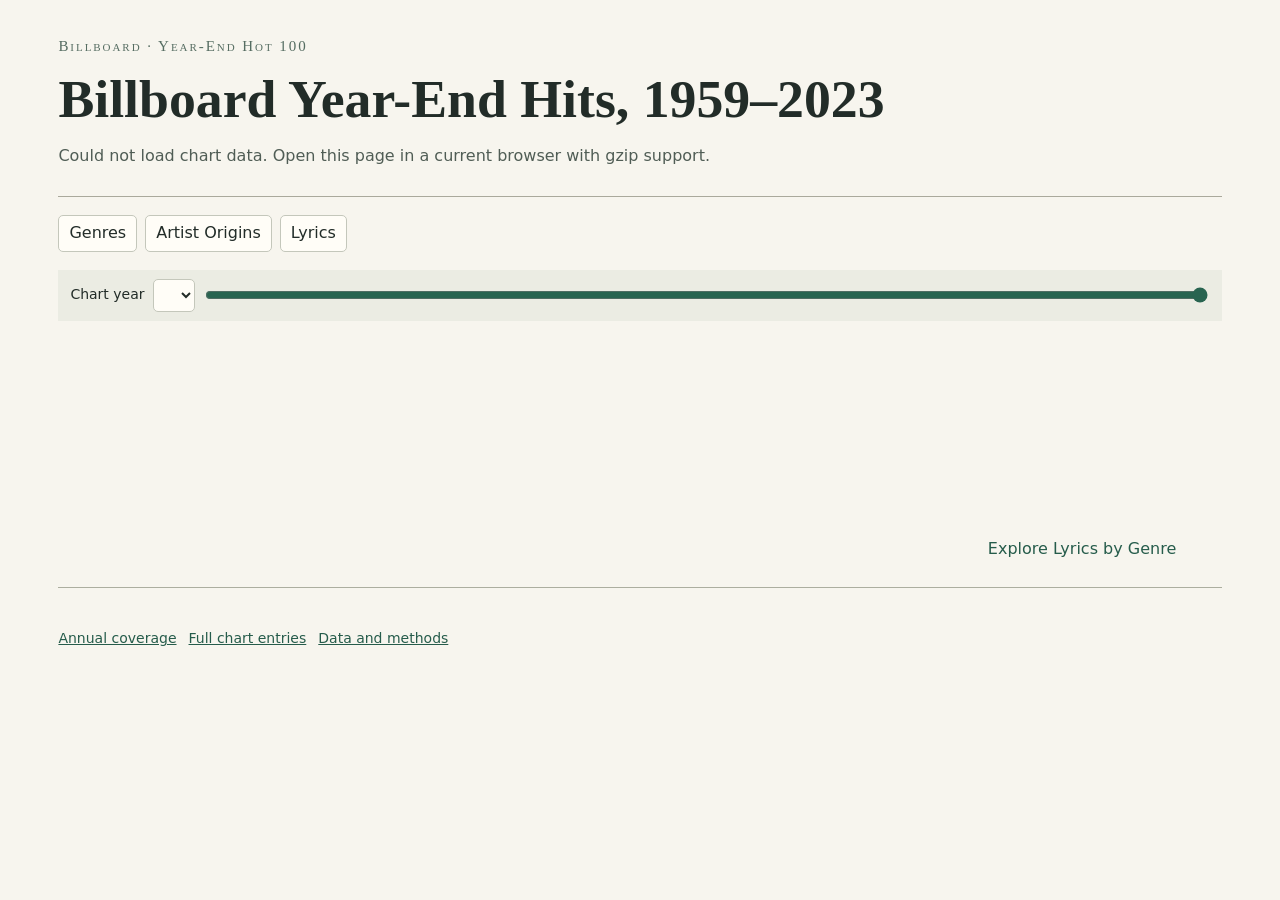
<file: billboard-year-end/scripts/explorer.template.html>
<!doctype html><html lang="en"><meta charset="utf-8"><meta name="viewport" content="width=device-width,initial-scale=1">
<title>Billboard Year-End Hits · 1959–2023</title><style>
*{box-sizing:border-box}body{margin:0;background:#f7f5ee;color:#222c28;font:16px/1.55 "DM Sans","PingFang SC",system-ui,sans-serif}main{max-width:1240px;margin:auto;padding:clamp(16px,3vw,46px)}header{border-bottom:1px solid #aaa99c;padding-bottom:15px}.brand{font:small-caps 15px Georgia,serif;letter-spacing:.13em;color:#566d62}h1{font:600 clamp(30px,4.2vw,58px)/1.17 Georgia,"Songti SC",serif;margin:.24em 0}h2{font-size:clamp(22px,2.7vw,34px);margin:18px 0 4px}h3{font-size:18px;margin:12px 0 3px}.quiet,small{color:#505d55}p{margin:4px 0 12px}button,select,input{font:inherit;color:inherit}button,select,input[type=text]{padding:5px 10px;background:#fffdf7;border:1px solid #c4c7bb;border-radius:5px}button{cursor:pointer}button[aria-pressed=true]{background:#214c40;color:white;border-color:#214c40}button:focus-visible,input:focus-visible,select:focus-visible{outline:3px solid #be773a;outline-offset:2px}nav,.tools,.timeline,.legend{display:flex;gap:8px;align-items:center;flex-wrap:wrap}nav{margin:18px 0}.timeline{padding:9px 12px;background:#ebece3}.timeline input{flex:1;min-width:100px;accent-color:#286450}.timeline label{font-size:14px}.tools{margin:10px 0}.legend button{padding:3px 7px;font-size:13px}.sw{display:inline-block;width:10px;height:10px;border-radius:50%;margin-right:4px}.figure{width:100%;display:block;height:auto}.figure text{font:12px sans-serif;fill:#4b5a51}.maps{display:grid;grid-template-columns:1fr 1fr;gap:14px}.mapCard{background:#fcfbf5;border:1px solid #d1d3c9;padding:10px;min-width:0}.mapCard svg{display:block;width:100%;background:#edf2ef}.mapCard path,.mapCard circle{cursor:pointer}.note{font-size:14px;color:#58645b}.details{border-top:1px solid #acae9f;margin-top:18px;padding-top:4px}.rows{max-height:285px;overflow:auto}.row{padding:6px 0;border-bottom:1px solid #dddfd4;display:grid;grid-template-columns:minmax(0,1fr) minmax(0,1fr) auto;gap:12px}.row span{overflow-wrap:anywhere}.row span:nth-child(2){color:#5f695f}.row a,a{color:#265c4b}.legend{margin-top:8px}label{display:inline-flex;align-items:center;gap:5px}#words{width:210px;max-width:65vw}.timeline select{font-weight:700}footer{font-size:14px;margin-top:24px;color:#556157}footer a{margin-right:12px}[hidden]{display:none!important}@media(max-width:720px){.maps{grid-template-columns:1fr}.row{font-size:14px;gap:5px}.tools{gap:5px}}
.genreCharts{display:grid;grid-template-columns:minmax(0,1fr) minmax(175px,24%);gap:16px;align-items:center}.genreCharts.single{grid-template-columns:minmax(0,1fr)}#genreSummary{text-align:center}#genrePie{display:block;width:min(100%,190px);margin:auto}#genrePie [role=button]{cursor:pointer}#genreSummary h3,#genreSummary p{margin:4px 0}@media(max-width:600px){.genreCharts{grid-template-columns:minmax(0,1fr)}}
</style><main><header><div class="brand">Billboard · Year-End Hot 100</div><h1>Billboard Year-End Hits, 1959–2023</h1><p id="summary" class="quiet">Loading chart data…</p></header><nav aria-label="Views"><button data-tab="genre">Genres</button><button data-tab="map">Artist Origins</button><button data-tab="words">Lyrics</button></nav>
<div class="timeline"><label for="year">Chart year</label><select id="year"></select><input id="slider" aria-label="Chart year slider" type="range" min="1959" max="2023" value="2023"></div>
<h2 id="heading"></h2><p class="quiet" id="desc"></p><div class="tools" id="wordTools" hidden><form id="wordForm"><label>Keywords <input id="words" type="text" value="love, hope, hate" aria-label="Keywords separated by commas"></label> <button>Search</button></form><label>Metric <select id="measure"><option value="share">Share of songs with the word</option><option value="rate">Occurrences per 1,000 words</option></select></label><label><input id="smooth" type="checkbox">Five-year trailing average</label></div>
<section id="mapTools" hidden><label>Origin <select id="country"></select></label><div class="maps" id="maps"></div><p class="note">Circle area shows the share of artists with known origins. Both maps use the same scale. Select a country or circle to see its artists.</p><h3>How many origins appeared each year?</h3></section>
<div id="genreCharts" class="genreCharts"><svg id="chart" class="figure" role="img" aria-label="Annual trend"></svg><aside id="genreSummary"><h3 id="pieTitle"></h3><svg id="genrePie" viewBox="0 0 200 200" role="group" aria-labelledby="pieTitle"></svg><p id="pieShare" aria-live="polite"></p><a id="genreExplore">Explore Lyrics by Genre</a></aside></div><div id="legend" class="legend"></div>
<section class="details"><h3 id="detail"></h3><p class="note" id="counts" aria-live="polite"></p><div class="rows" id="rows"></div></section><footer><a href="coverage.csv">Annual coverage</a><a href="chart_entries.csv">Full chart entries</a><a href="README.md">Data and methods</a></footer></main>
<script id="packed" type="application/octet-stream">DATA_PAYLOAD</script>
<script>
'use strict';
const $=id=>document.getElementById(id), NS='http://www.w3.org/2000/svg';
const englishRegions=new Intl.DisplayNames(['en'],{type:'region',fallback:'none'});
const years=Array.from({length:65},(_,i)=>1959+i), colors={'Pop':'#cf705b','Rock':'#50816d','R&B':'#d6a84e','Soul':'#a77995','Hip Hop/Rap':'#4c6695','Country':'#b08659','Folk':'#91aa73','Funk':'#9587af','Disco':'#ce956d','Dance/Electronic':'#5b9aa8','Indie':'#c4b875','Jazz/Swing':'#718776','Latin':'#ac4551','Reggae':'#8d9050','Unlabeled':'#b9baba'},ink=['#225c4d','#b35439','#515b99','#906e23','#924b78','#386e91'];
let D,tab='genre',year=2023,genre='',country='',terms=['love','hope','hate'],focus='love',wordStats={},genreStats={},mapStats={},ready=false;
function elt(tag,attrs={},text){const e=document.createElementNS(NS,tag);for(const [k,v] of Object.entries(attrs))e.setAttribute(k,v);if(text!==undefined)e.textContent=text;return e}
function button(label,active,action,color){const b=document.createElement('button');b.setAttribute('aria-pressed',active);if(color){const s=document.createElement('i');s.className='sw';s.style.background=color;b.append(s)}b.append(label);b.onclick=action;return b}
function mapSample(lo,hi){const artistSet=new Set();for(let y=lo;y<=hi;y++)for(const [,s] of D.years[y])for(const a of D.songs[s][2])artistSet.add(a);const by=new Map();for(const a of artistSet){const c=D.artists[a][1];if(!c)continue;if(!by.has(c))by.set(c,[]);by.get(c).push(a)}return {by,known:[...by.values()].reduce((a,v)=>a+v.length,0),total:artistSet.size}}
function prepare(){
 for(const y of years){const weights={};for(const [r,s,labels] of D.years[y]){const gs=labels.length?labels:['Unlabeled'];for(const g of gs)weights[g]=(weights[g]||0)+1/gs.length}genreStats[y]=weights;mapStats[y]=mapSample(y,y)}
 for(const y of years)$('year').add(new Option(y,y));$('country').add(new Option('All known origins',''));for(const [c,n] of Object.entries(D.countries).sort((a,b)=>a[1].localeCompare(b[1],'en')))$('country').add(new Option(n,c));
 $('summary').textContent='65 US year-end charts · '+D.coverage.reduce((s,r)=>s+r.chart_entries,0).toLocaleString()+' chart entries · '+D.songs.length.toLocaleString()+' distinct song or combined-single records';
}
function termData(term){
 if(wordStats[term])return wordStats[term];const raw=Object.hasOwn(D.words,term)?D.words[term]:[],cts=new Map();for(let i=0;i<raw.length;i+=2)cts.set(raw[i],raw[i+1]);const by={};
 for(const y of years){let n=0,h=0,uses=0,total=0,matched=[];for(const [rank,id] of D.years[y]){const s=D.songs[id];if(s[4]!=='en')continue;n++;total+=s[5];const k=cts.get(id)||0;if(k){h++;uses+=k;matched.push([rank,id,k])}}by[y]={n,h,uses,total,matched,share:n?100*h/n:0,rate:total?1000*uses/total:0}}
 wordStats[term]=by;return by;
}
function setYear(v){year=Math.max(1959,Math.min(2023,+v));$('year').value=year;$('slider').value=year;render()}
function chooseTab(t){tab=t;for(const b of document.querySelectorAll('[data-tab]'))b.setAttribute('aria-pressed',b.dataset.tab===t);$('wordTools').hidden=t!=='words';$('mapTools').hidden=t!=='map';const info={genre:['Which genres made the year-end charts?','Each chart entry contributes one unit split equally across its genre tags. Select a genre to see the songs.'],map:['Did charting artists come from more places?','The left map shows 1959–1963. The right map shows up to five years ending in the selected year. Each artist counts once per window. Origins come from individual birthplaces and group formation places or documented origins.'],words:['Which words recur in the hits?','Enter up to six English words separated by commas. The sample includes usable lyrics classified as predominantly English. Multilingual songs can contain words in other languages.']}[t];$('heading').textContent=info[0];$('desc').textContent=info[1];setYear(year)}
function mapCard(lo,hi,active){
 const sample=mapSample(lo,hi),box=document.createElement('div');box.className='mapCard';const title=document.createElement('h3');title.textContent=(lo===hi?lo:lo+'–'+hi)+' · '+sample.by.size+' origins';const note=document.createElement('small');note.textContent='Known origins '+sample.known+'/'+sample.total+' artists · outside the US '+(100*(sample.known-(sample.by.get('US')||[]).length)/Math.max(1,sample.known)).toFixed(1)+'%';box.append(title,note);
 const svg=elt('svg',{viewBox:'0 0 360 148',role:'img','aria-label':title.textContent});
 function choose(c){if(!Object.hasOwn(D.countries,c))return;country=c;$('country').value=c;if(!active)year=1963;setYear(year)}
 for(const [c,path] of D.geo[0]){const el=elt('path',{d:path,fill:sample.by.has(c)?'#acc3b4':'#d9dfd8',stroke:'#fff','stroke-width':.27});el.onclick=()=>choose(c);svg.append(el)}
 for(const [c,a] of [...sample.by].sort((x,y)=>y[1].length-x[1].length)){const pos=D.geo[1][c];if(!pos)continue;const circle=elt('circle',{cx:pos[0]+180,cy:83-pos[1],r:16*Math.sqrt(a.length/sample.known),fill:country===c?'#c35b3a':'#265e52','fill-opacity':.86,stroke:'#fff','stroke-width':.32});circle.append(elt('title',{},D.countries[c]+' · '+a.length+' artists'));circle.onclick=()=>choose(c);svg.append(circle)}box.append(svg);return box;
}
function graph(){
 const svg=$('chart'),w=Math.max(320,Math.round(svg.getBoundingClientRect().width)),h=tab==='map'?144:w<550?220:265,L=44,R=12,T=21,B=29;
 svg.setAttribute('viewBox','0 0 '+w+' '+h);svg.replaceChildren();const add=(tag,attrs,txt)=>{const el=elt(tag,attrs,txt);svg.append(el);return el},x=y=>L+(w-L-R)*(y-1959)/64;
 const metric=$('measure').value;function val(t,y){const data=termData(t);if(!$('smooth').checked)return data[y][metric];const from=Math.max(1959,y-4);let sum=0;for(let i=from;i<=y;i++)sum+=data[i][metric];return sum/(y-from+1)}
 let max=100;if(tab==='map')max=Math.max(4,Math.ceil(Math.max(...years.map(y=>mapStats[y].by.size))/4)*4);if(tab==='words')max=Math.max(1,Math.ceil(Math.max(0,...terms.flatMap(t=>years.map(y=>val(t,y))))/4)*4);
 const yy=v=>h-B-(h-T-B)*v/max;for(let j=0;j<=4;j++){const v=max*j/4;add('line',{x1:L,x2:w-R,y1:yy(v),y2:yy(v),stroke:'#dcded2'});add('text',{x:L-5,y:yy(v)+4,'text-anchor':'end'},Number(v.toFixed(2))+((tab==='genre'||tab==='words'&&metric==='share')?'%':''))}
 for(const y of years.filter(y=>y===1959||y===2023||(y%10===0&&y>1960&&y<2020)))add('text',{x:x(y),y:h-6,'text-anchor':y===1959?'start':y===2023?'end':'middle'},y);
 const pts=vs=>years.map((y,i)=>x(y)+','+yy(vs[i]));const line=(vs,color)=>add('polyline',{points:pts(vs).join(' '),fill:'none',stroke:color,'stroke-width':2.6});
 if(tab==='genre'){let lo=years.map(()=>0);for(const [g,color] of Object.entries(colors)){const hi=years.map((y,i)=>lo[i]+100*(genreStats[y][g]||0)/D.years[y].length);const a=add('polygon',{points:[...pts(hi),...pts(lo).reverse()].join(' '),fill:color,opacity:genre&&genre!==g?.22:1,'data-genre':g});a.append(elt('title',{},g));lo=hi}}
 if(tab==='map')line(years.map(y=>mapStats[y].by.size),'#336950');
 if(tab==='words')terms.forEach((t,i)=>line(years.map(y=>val(t,y)),ink[i]));
 if(tab!=='genre')add('line',{x1:x(year),x2:x(year),y1:T,y2:h-B,stroke:'#292d27','stroke-dasharray':'4 3','pointer-events':'none'});
 svg.onclick=e=>{const box=svg.getBoundingClientRect(),px=(e.clientX-box.left)*w/box.width;if(px<L-2||px>w-R+2)return;if(e.target.dataset.genre)genre=e.target.dataset.genre;setYear(Math.round(1959+(px-L)*64/(w-L-R)))};
}
function detail(title,caption,rows){$('detail').textContent=title;$('counts').textContent=caption;const el=$('rows');el.replaceChildren();const frag=document.createDocumentFragment();for(const row of rows){const d=document.createElement('div');d.className='row';for(let i=0;i<3;i++){const s=document.createElement('span');if(i===0&&row[3]){const a=document.createElement('a');a.href=row[3];a.target='_blank';a.rel='noreferrer';a.textContent=row[i];s.append(a)}else s.textContent=row[i];d.append(s)}frag.append(d)}el.append(frag);el.scrollTop=0}

function drawGenrePie(rows){
 const svg=$('genrePie');
 svg.replaceChildren();
 $('pieTitle').textContent=year+' genre shares';
 let start=-Math.PI/2;
 const weights=genreStats[year];
 for(const [label,color] of Object.entries(colors)){
  const fraction=(weights[label]||0)/rows.length;
  if(!fraction)continue;
  const end=start+fraction*Math.PI*2;
  const point=angle=>[100+90*Math.cos(angle),100+90*Math.sin(angle)].join(',');
  const slice=fraction>=1
   ? elt('circle',{cx:100,cy:100,r:90,fill:color})
   : elt('path',{d:'M100,100 L'+point(start)+' A90,90 0 '+(fraction>.5?1:0)+' 1 '+point(end)+' Z',fill:color});
  const description=label+' · '+(fraction*100).toFixed(1)+'%';
  slice.setAttribute('aria-label',description);
  slice.setAttribute('role','button');
  slice.setAttribute('tabindex','0');
  slice.setAttribute('aria-pressed',genre===label);
  slice.setAttribute('opacity',genre&&genre!==label?.35:1);
  slice.append(elt('title',{},description));
  const select=()=>{genre=genre===label?'':label;render()};
  slice.onclick=select;
  slice.onkeydown=event=>{if(event.key==='Enter'||event.key===' '){event.preventDefault();select();svg.querySelectorAll('[role=button]')[index].focus()}};
  const index=svg.children.length;
  svg.append(slice);
  start=end;
 }
 $('pieShare').textContent=genre?genre+' · '+(100*(weights[genre]||0)/rows.length).toFixed(1)+'%':rows.length+' year-end chart entries';
 const query=genre&&genre!=='Unlabeled'?'?genre='+encodeURIComponent(genre):'';
 $('genreExplore').href='demos/lyric-words-demo/index.html'+query+'#genre';
}

function render(){
 if(!ready)return;const leg=$('legend');leg.replaceChildren();const rows=D.years[year],cov=D.coverage[year-1959];
 $('genreSummary').hidden=tab!=='genre';
 $('genreCharts').classList.toggle('single',tab!=='genre');
 if(tab==='genre'){
 drawGenrePie(rows);
 for(const g of ['',...Object.keys(colors)])leg.append(button(g||'All',genre===g,()=>{genre=g;render()},colors[g]));
 const shown=rows.filter(r=>!genre||(r[2].length?r[2]:['Unlabeled']).includes(genre));const share=100*(genreStats[year][genre]||0)/rows.length;
 detail(year+' · '+(genre||'All genres'),cov.genre_known+'/'+rows.length+' chart entries have genre tags. '+(genre?'This genre appears in '+shown.length+' entries with a weighted share of '+share.toFixed(1)+'%.':'Sorted by year-end rank.'),shown.map(([rank,id,g])=>['#'+rank+'  '+D.songs[id][0],D.songs[id][1],g.join(' / ')||'Unlabeled',D.songs[id][6]||'https://en.wikipedia.org/wiki/Billboard_Year-End_Hot_100_singles_of_'+year]));
 }else if(tab==='map'){
 const lo=Math.max(1959,year-4),s=mapSample(lo,year);$('maps').replaceChildren(mapCard(1959,1963,false),mapCard(lo,year,true));const arts=country?s.by.get(country)||[]:[...s.by.values()].flat();arts.sort((a,b)=>D.artists[a][0].localeCompare(D.artists[b][0]));
 detail(lo+'–'+year+' · '+(D.countries[country]||'All known origins'),arts.length+' artists · known origins '+s.known+'/'+s.total+' artists with source links below.',arts.map(i=>{const [n,c,type,p,url]=D.artists[i];return [n,D.countries[c]+' · '+p,({birthplace:'Birthplace',formation:'Formation place',artist_origin:'Documented origin'})[type]||'',url]}));
 }else{
 terms.forEach((t,i)=>leg.append(button(t,focus===t,()=>{focus=t;render()},ink[i])));const d=termData(focus)[year];detail(year+' · '+focus,d.h+' / '+d.n+' predominantly English songs use this word ('+d.share.toFixed(1)+'%) · '+d.uses+' uses · '+d.rate.toFixed(2)+' per 1,000 words. Usable lyrics in any language '+cov.lyrics_usable+'/'+rows.length+'.',d.matched.slice().sort((a,b)=>b[2]-a[2]).map(([rank,id,k])=>['#'+rank+'  '+D.songs[id][0],D.songs[id][1],k+' uses',D.songs[id][6]||'https://en.wikipedia.org/wiki/Billboard_Year-End_Hot_100_singles_of_'+year]));
 }
 graph();
}
$('wordForm').onsubmit=e=>{e.preventDefault();const v=[...new Set($('words').value.toLowerCase().replaceAll('’',"'").match(/[a-z]+(?:'[a-z]+)*/g)||[])].slice(0,6);if(v.length){terms=v;focus=v[0];$('words').value=v.join(', ');render()}};
for(const id of ['measure','smooth'])$(id).onchange=render;$('year').onchange=e=>setYear(e.target.value);$('slider').oninput=e=>setYear(e.target.value);$('country').onchange=e=>{country=e.target.value;render()};window.addEventListener('resize',()=>{if(ready)graph()});for(const b of document.querySelectorAll('[data-tab]'))b.onclick=()=>{if(ready)chooseTab(b.dataset.tab)};
(async()=>{const bytes=Uint8Array.from(atob($('packed').textContent),c=>c.charCodeAt(0));const stream=new Blob([bytes]).stream().pipeThrough(new DecompressionStream('gzip'));D=JSON.parse(await new Response(stream).text());for(const code of Object.keys(D.countries))D.countries[code]=englishRegions.of(code)||code;wordStats=Object.create(null);prepare();ready=true;chooseTab('genre')})().catch(e=>{$('summary').textContent='Could not load chart data. Open this page in a current browser with gzip support.';console.error(e)});
</script></html>
</file>
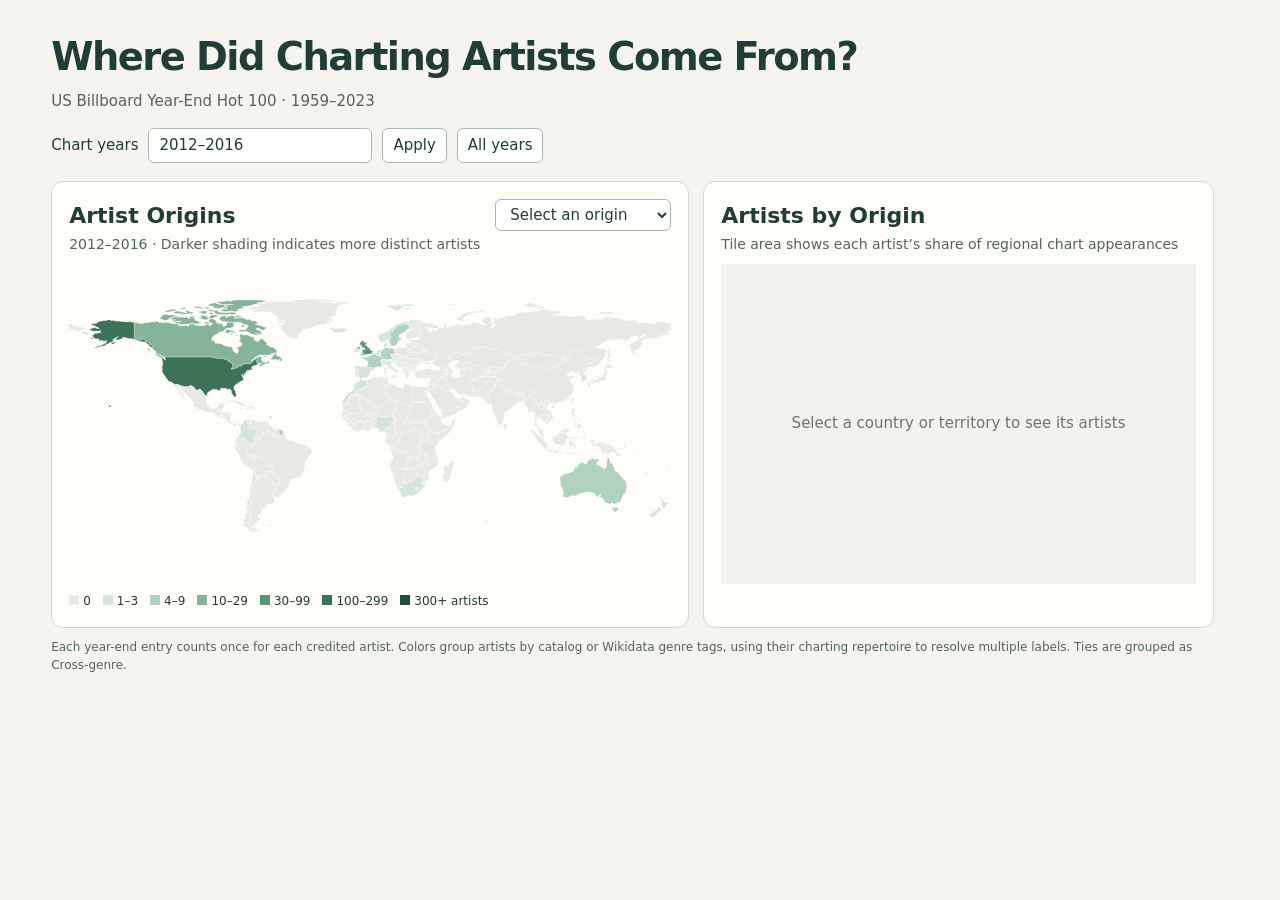
<file: billboard-year-end/demos/artist-origin-sketch/map-to-artists.html>
<!doctype html><html lang="en"><meta charset="utf-8"><meta name="viewport" content="width=device-width, initial-scale=1"><title>Where Did Charting Artists Come From?</title>
<style>
*{box-sizing:border-box}body{margin:0;background:#f5f4ee;color:#203d36;font:15px/1.5 system-ui,sans-serif}main{max-width:1540px;margin:auto;padding:28px 4vw}h1{font-size:clamp(27px,3vw,44px);letter-spacing:-.04em;margin:0}h2{font-size:22px;margin:0}p{margin:4px 0 14px;color:#52665d}form,header,.row,.legend{display:flex;gap:10px;align-items:center;flex-wrap:wrap}form{margin:16px 0 18px}input,select,button{font:inherit;border:1px solid #acb9ae;border-radius:6px;padding:5px 10px;background:#fff;color:inherit}button{cursor:pointer}button:focus-visible,select:focus-visible,input:focus-visible{outline:3px solid #267c67}#panels{display:grid;grid-template-columns:1.25fr 1fr;gap:14px}.card{background:#fffdf8;border:1px solid #d6dbd1;border-radius:12px;padding:17px;min-width:0}.stage{height:clamp(255px,25vw,350px);width:100%;display:block}.treeWrap{position:relative;background:#f3f3ed}.empty{position:absolute;inset:0;display:grid;place-items:center;color:#69776e}.legend{font-size:12px;gap:5px 12px;margin-top:8px}.legend i{height:10px;width:10px;display:inline-block;margin-right:4px}.sub{margin:2px 0 8px;font-size:14px;min-height:22px}.mapPath,.leaf{cursor:pointer}.leaf:hover rect,.leaf:focus rect{stroke:#172f28;stroke-width:3}.leaf text{pointer-events:none;fill:#fff;font-weight:650}.mapPath:hover{stroke:#344c43;stroke-width:.65}#details{margin-top:14px}#songs{border-collapse:collapse;width:100%;margin-top:10px;text-align:left}#songs td,#songs th{padding:5px 10px;border-top:1px solid #e4e7df}#songs th{font-size:13px;color:#596b60}.mini{font-size:13px}.row{justify-content:space-between}#artist{max-width:45%}#err{color:#943b34}.note{font-size:12px;margin:10px 0 0}a{color:#286457}html{scrollbar-gutter:stable}@media(max-width:780px){#panels{grid-template-columns:1fr}main{padding:15px}.stage{height:255px}}
</style><main><h1>Where Did Charting Artists Come From?</h1><p>US Billboard Year-End Hot 100 · 1959–2023</p>
<form id="filters"><label for="years">Chart years</label><input id="years" value="2012–2016" placeholder="e.g. 2000, 2012–2016" size="21"><button>Apply</button><button id="all" type="button">All years</button><span id="err" role="status"></span></form>
<section id="panels"><section class="card"><div class="row"><h2>Artist Origins</h2><select id="country" aria-label="Select an origin"></select></div><p class="sub" id="mapCaption"></p><svg class="stage" id="map" viewBox="0 0 360 148" aria-label="Distinct charting artists by origin"></svg><div id="mapKey" class="legend"></div></section>
<section class="card"><div class="row"><h2 id="treeTitle">Artists by Origin</h2><select id="artist" aria-label="Select an artist" hidden></select></div><p class="sub" id="treeCaption">Tile area shows each artist’s share of regional chart appearances</p><div class="treeWrap"><svg id="tree" class="stage" aria-label="Artist share of chart appearances"></svg><div id="blank" class="empty">Select a country or territory to see its artists</div></div><div class="legend" id="genreKey"></div></section></section>
<section id="details" class="card" hidden><div class="row"><h2 id="artistName"></h2><span id="artistTotal"></span></div><div id="basis" class="mini"></div><table id="songs"><thead><tr><th>Songs</th><th>Chart Year · Rank</th><th>Chart Appearances</th></tr></thead><tbody></tbody></table></section><p class="note">Each year-end entry counts once for each credited artist. Colors group artists by catalog or Wikidata genre tags, using their charting repertoire to resolve multiple labels. Ties are grouped as Cross-genre.</p></main>
<script id="packed" type="application/octet-stream">H4sIAAAAAAACE7y9S28kS5Ym9ld87uJeCUjm9fdjAGHAN5NJMlkM1qWqurSwiDBG+KWHW5Q/yIyrnSBgoIWkpYCWIDSgzbQACcLMYlotQZuS/sl0zWilv6BzzM3CLYLBpJmHe6Kr8zKTZLi7udl5fuf7/vMfyA///G/+5odLNs/zlXXBiorlP3z44fcj+OOY1XlVrOCrh/QpnZKKWP/hv/rHf/eP//jXv/uX//5/+b/+v//zbyfNT1iLukwn8HPzqlqW//znn19eXj6+iN/5yIrZz/iXn3/nBJ7vu/EP/9mHv/nhiI3HK+uEFOn6ev/h3/6rv/73//r//Z/+m29cccmWzdU+WAWbPFkkn8IXWfbBytkzzaqV/G75kuazD9Yjy57kP23c7QfrV/Lbb+JTxL+M05k1xk8Uf8eL4ffffzLPcdww4g92lbHV1Lot0gk1ebBivqrmC/4846ym5ev7e/8ukiAOomZ5zwqSP6XUOnwmWftGb9lSZ23fv5IfxqEX8CvdkjqzDvMngjvmUP8iH6wpYwcvbCmftGSPleZyu04YhB6//P2cWkcFe8nLwbat6zu2HTnry51llFYvjE3Xl/xSzWnxjQuKJ9W6lOM7zUZ6SLMxLSrrghRFWrYv8e7HI+tna8TqzGA7aWxh1/YDl195RPKKWT9ajVUw3DzwIuvi8Y1DmuZlVdQLmlck49/7YFFSrqwsLSua8xPLfxG+u8zISsOk+JHnuM1WuEuryRz2/C8ko+12uGt21JsLtXmDx3O4eM50j72dRG5zDE7YFC49quizcu3ezpvr2nYYrnfgbUaqiha6z1gVZJpWKctxWfHAvTY2G8vw/v1EgZfYwfp+jhkpN+5HZ4uuj//ru9mw5TqbwI3AJPDbuSZFlebWCVV27iXYF7ifI3EQ3rohNEPvXywI4OGbRz8mRWadsPETbGvrsvjY0ZEZmqPA9m3b99eLf/pMi2yFRhCtkO6e2HKG+P7JOM0yjTMXJrbjNW7mdp5mFv6RpUvdK5cvZKHrVyMnduHdNieMPONOKyr6W+/ny3Eiz7fj9Zp+WixJRvCJ9t7NGg8Z+U4gtu8JnFL+uxX6NZotWF71dKx0bsQJ/dhtj3VBy+93dT8MXL9ZBdjL7AkeP6+Gd3uR4yeN/zhmeQ42HEOnSVqaHObXBnbTq8jDtmyjna3zp8apiml4ZugK9QwTWEDPb6OUkyJ97NMml/Cbyr1pnCk7tIOoeaGn2XNaQlBMy4yujMLizYXcCv8bi/VqMWesXNJs/YOvHkXG9e0vNn8zibU9u9k0InOSR/aihmANIghqFH9oWyk0vM2KjuBo0BeSZdYlmTyVA2Ztnuv5iQwMF4uVdV8XOQ93+fX++j/8z/DJf/03/wq//tv/4q//3d/907/913/9u3/4p//1f/z3f/[base64]/lcY+UKwq/P7BHN+84Y0kTuQmTdZyiKbzAUN2sii7v9/tvH1HWKMTs/iBL84oAWszh4yKmoUssniE0cnrg/CNyEAj0/J9L46EwyngXPxC6tmc5B3yyg/WmI6b98Yy/bMRON66nAeb4JbVxYTiapzdaZSdNl+RTv0wdJPmeY/Q2lnnBTj81tX3fjz8xHFDTwRSEMaAg4SNaVrrKptvv3cUY8cXJ/GkhgDNAq9uFIruqF2pjmErUlWLYKarEgSxI3LRgmDgjB8L5rFrtHTf5JKZdcOqfWKYK/ILLXIw0U/tnhgoLfNDz4nbGsfoaZWluZLN9FZxddwoiEUCiCboMK/mbKDSkZNEjiNS3DNSldYJW6Q5M1vKzW322uKNGZulFB4e/6Pthu0kiNv64lkKiT8pB37HUeR5kS+L3fmT1dTupiTbI249zlZTal1Pbue8RGpsSHiEV2ekeCt91ErTvMhV+wUEXjO4ngE2r+/IsP94XoClgPBpTIufSotv3CO4a/iU86O+dzIYblvkhId5TmGlrbM6T8E3Zaz/QD5x7bhdzs+wliWEptZ9ka4vdsYy3Qp4W2rRiACSJAzW7skaTVhVyT6XeYFVPbcG9VbfS2Rz8Z5hAn5Ch4tYA8gFAk9EAccE7tb6zBsx3fL0p3Rp/QgnIF02H9FjRyRxfbe5zc+kmq+sKzAdNO9uOe7ozPryQnPrSzGZg/0rSNenPq9X1jU2oyivNPTdCoIndzaavGesmA5UBfH8KA7ctjB+RrIJyzvXbZoc7w5MdLsy79zxWx1/jYTbt52kcWqfnpl1x8bp//0v4dcu7jrd+yVpKvMnlAxREIFU0YUbbppYrFiggSNgy3MyyTBxZGmh6z/gDVV0sWQFgXP/wgpI5g2qtoEb2s2qYb0WDe3pcrlH1Hha8Kp6SrNpl8yug//1gjBOFHTC6TMZEB4QgQsO/MYZ3tJisoJDklZz6Sb6TtIiSJlEHnOZLrCI9EyHezgvdH3R7RSVbrEperdrSeg6wtBAHPhknaS5WJB+r+N5th/KNhOFaNO6at2pGVhgy8XvbE7oVN8glArkCwX3fsmUSnN/fiOIYt8WoWKNZvh4TidqJtefLfOcyA18FZ/DW9PgqOpi4IjNiXyI2Zw1FmCFdn+cdj7/H6wXitiGXL/SlgRhC424gJ2yQrCQdVjMVhk16Smbmz7EDyUiMD8qUvBYF6usSQK+AzIhcVwvaV77HVtBHDVOuxXc9wAnOHHsu20m+wvNq7rQ7sbtqPG0hRydjNaOvHWrzDpm7InulUTLwqZhPT8JYBcqFuU4I9+hlR7C1otdmajkKfj8ct7al94sWRSDpwht2VZ7ISvr/iWtqtVwfQPXFW0D3r+zrsgLuI62b2BePRfw1HW//VVnZxOLqhP0eJCTRyIlT+HiR8UK3roxes9wq/l2KOB3VwQ7KlghpPv1hs/AK9NiwXM5Pbuhaxyw4hSGiXQOzxzhqJgo8/u9gAzMuoJbyNIhcdNREMSBMKw5+hQl0x3KlThh4Asnzp/yCHtlSqI5UFHQDT3xhnAvXKfTPJ3NqyFKv+As3dhT+x1Hqq/ssfcQh54tDTJkjznFK/FdvbdX/[base64]/syBuaZtaITgkfuOhiPnhpc0pelaTXsYjBIIbnuJFA8UCahdMK17AutHO9WNQYjhBhVlV0wJoNxkvqJe/BNrDK8JV2T5VC2w7XdRW6mfIP5FmDJIzFaAmYNeuqXpDhQpbI9mUP+wjiQniZ1qgqWFvP2SMd0rDg4ONsW4R5NY5irQEva6TmH9k0JZN9EH3o78Di3IHv7Fxc2LGD1gBiiSy4YQWGPPmOXBC+Scr5M/wcxe/mU4nDweU6oCs61VyxAOKCIFLi+AvCS+x7VPmv6EtqtqfVAtq+EypxHId2ImrAVYk5cJrTzu/JJMhyI4ix7LYCBPEr5KjrfKaDa4PXPZoPhcREfG/QxiGX6TNW659p7/[base64]/TWcOvIbcQ/211/3UKtndihiof6TPN8cLCiY4NrE+Owl3/5h2JGc+tTPls0K3HyufcRVN+NBVoPQS9kjUvqe8g/kRjMMwqhbm5d1OXTasBBI9eNAtVlTJTz3x9ozvfAkzfnYzSny3VGcJUuaJZW9HuNffpwchyBayvYCpw0nNEhgooohlcpZvsxVOJBxZ9+OCsY7tE//WBd0LxY7c9WoXNSksAXWInP7Ikt2B4TSgTySesPsMdmw6WxvhMI64aTuR0hS5t8Fzoeww0lxusQcr+6sK5Wi05zBxqnPEqSIBHpSrpIrT/UBRugBu77ceS3WdExWSqFw/4ON7JBhO1lbrE8aY3SDXqC/rAkkNF4Ajx+heEDE8WvoaO9SLCfYCHnmrEBR6Y8N4wF2cAdQbaDfO/Zzyss7Yn+Xu+FblcOeUDWD0EPy+m+ZdL3pom/BQrSASm6kZhSPJyShfVApkZ3vD2G9RaCYJqWE6bj88EcCBgW0lsQqxknHcIghK7MEI8gYDr9yJHdHQD7HYb+g9ARtujTE2+ApTnZmmvWn8ZQ6gi71v+xzp/UAfN2q+B3mlJdKX7AiLIiDAK7zbBPJ3O2z3DPUQ1O5ThLHx8VNHGHGaGmt3RMaEkKWFkMrO5gB+X73Bo2Fj4Tulg+wlcYUp/qe8HtA7IB8dmgAjOFXMDqr10NyxHvhO3j/ucfIjeUtdk7VqZ0HbB+KdIZbNwBYuTIC+NYxOLHdVGBD70apAnqOD6cxSYYv2o6eOBi6IwHO3xuRZ926gn2Lh8derc+K3tW16SqwH/mPODRu1o7GqRVZYhiFYelQseNS9BGKLgwTjwxaXY6RWaqCzad0SEiIAeu1CZtnKTnqKjHFPbA72pSVLTao6NrnafjIbktELDoCGq3QwTDWkcpr7UOMDIF+9xeV6zx/0dzUiy/Sz/MDyIZpgpEQ5oPgeH2Qgi/[base64]/0U7ixJCLyNYen69cx1ijCrv81Ron1fN8HZZYnUiteT7TDPPjAUojge96grfvBpJjPBXWMcvoMLPuXmSLU3hJWn6swwXl/FidCVBMgQ2O7cWR8PCfYWERl1Aqg+Gd6N2aE6u3EFEUBEnSmqM079Kv7prpOnYSJX4gs+wKfWnBjx5vS3Qr4HxCFrfXhJODPkcUO54vyZwgcJqiN1mMKeRc6R747UP0gRvIig7pKSkgPiHWOYX7pftk4EVmfVKm+d4ZkTJpTHtOEAmc/ukizVJm3eJBZFkKv/vpvmejHQUiCmx64NcYvU1I/+7Bxk6OvU4WcD9d1iQfdMQqcBMvihRKJ1aUJB0Gnm4Hoqt4hJNEhXX/UVRUrj+ef/ypK0+SRhs18WzF7XJo8oiSkuVDtJBDMNCxxEISzpLHkHao/4A/dO0gEg/Ge17YrZ6kearbsF7Q6eqDtaAZmxZkQT5YTHIFCM+wXW3KsD1F1wFsRWZNaFFOCsoL4O+OswWyHIu44y36wP0GBwxZliPHdmMFoXGbVjk1Zwc3zdDBlngt/8BJvYSF6z8vwjhzje264ANIe80FNeiDaxzE/82ga6iHuka8QSDw/AK+fFyQl/0Kt9KLXa3yoUeLYjsKfIU9vFjBwch6w4pqscYHtoAnI/6HrtTy5gApohNvgGvP0lzWOPs1cEHkweYQO5ksaIkKG8UAnTYIxoJIzPo+kKzCyhlcJ2+f6b3D+dCMVesMoiWBaIY3U1qchU/zkV6F7tsGetOAa41yuYE6M4YGQ2Y3fKJ+QaruxLZNnVjs/QFKMi4CBR31UouGq0L/5DVdKx6CjzeToYPmW/[base64]/mmJnt3lDH0RX5QxMgVvZAqtNbKqPEeOS2zySEE91lpHAPrr2YUQiLWJJufV7U1Ik9kwSosBV/eary2J7L6f/7rpxV7qnWsr6fS7N2vFoOPpDlubAdOe80RnGZ1nvQ9JRHl8D8WxEg9SlC7H2aCdZINzXTtxXYctSf9jo5pppnHmFGQBEkUNOfvU05/469Djqqdsa9fh9bTcAI7FE5NnNxbOputOJx3PgBGOXJj1ayRvCIrbbNmsrKQNLiyu3nFhSyscwV5p334TdyUG7mJqKKfrjCQgisu/vL3Jr5zy77tohphGS3YB+uKoHKSVhSMcgNeS7I0J+sQ+BfCMcyDk8c6nhsGYmDkjqtBCKwRSfMxexmgHAfmMQrbrXbH2GMFqzqCSFWpVfUYrDlBHK9FiYo0T60rthxA/CjwbVlb50CysqRfB2epcmQYWo9XKkysSiffCX/vOhAKi5B/XfxQZ1a7NUcgrt7o32nW6PajHA7AdceyCf0rK+AsK/REfbKou3EQJwI00WSQ52m2gPBZGoCztKBjovTAO5SikOXjcKsG1z+pU+gkgl7/nCDfgHUNzzME0tXxE98TpgOX6DSfoJ/[base64]/o9IhJcQT9yA1v6GvkbhpsHdeEp1yobTbvgmlTztGsbyZSx1veT0HHXHMpHEH9mhlMyxiAwHJIB/65kBow9pcMntH4Q+rK+KjozpJzvMYj+2mTuZJHfDOtNokycP5ESttizwlHEIaY9AozYRc6dwTYYQVyuzLR14Gtn2aMQR4Z/[base64]/hUhsNCjFwVq4mczqlWToR/7Lbj4DX/wo2L92gRp5kELCLX9RJHRM551ODnzksFuUGI1i/8NNIFHhx5EaUeA0v9G7reMtTvyq0mc6TuZBqBZK3A05vk5XiPrz5Y7dm8kcuZvwkRNXaNjV5JlmqFK16XXoPa/oKemyEkJ0FHUqIWBscD2Hwmu2VFOOCIAEVTUuF8tUQS9C8ce3JWk+GP9ZFWlSDrH0YxOF6GCF/LDC5aFhIuIF5z9+3RkKn0J+4gudeACE+Wp8lsY3J5J4W5sJRqANOyBNr1Mn6vQzqTIW2pzj/NantdpVX86Vxlm9cVJ0hzyTynNY1nKRfwREd18vhUxbPCwRp/T0XRR1VZGMIuP+E1LfX4KH10CDHxEviOf5iddPSbQenNXXq+IpABcQa+Ov9t91j149DBeHBX8w5rC3Le9++jguRjO8pyhM5XUHGM+7/pECSEiXqvBoKqaTLFEK19qAMp/GBY2yeeNIjPtNx+kwLahiydShdBWghFPngo7rKOmkMduirRm4sIKonNcbEoyWyJz6irNI6fuxp2sy02OpCpiyQwciSk1PrgRQvaVso1p/h1rueh3xGCggjXTTwUZ0oWg2KldD5dSB8VMDeLOdrmo8OLUrHlx1K1ubyJ2QFmSAZpEftOiF4sFitP92BRS2GgO07ke16IqQ/IXgpRVT6j4em4ZQOR60bKl7jLl2iLFoxLYdg4QyCQIxrY3UWc8JFM0t5ed0rfsGPfE+OyKJJkTH6LZnQBQrtlkMEb5G3pqmECGcKOxMMGl2s5LWGEmeyg1iOtECUkVvntPqtu5q2DmtrIHqVh8j6McVmJdKUY7x+dKd/0TErS4IDEwRsFFmMyYFotODX2iK7ni0F/hpOVpLPivTgigywgd3EFoo1zcD/WUGpUm3tsaYR4ZCu0KPEOaF7tux5/Fkn7fH8WNK0obb3Hc3Jqn+ghBs5QdBGWEcEJT4ZP6KfTnt9f1GQ2H6izgU/[base64]/R/rsdd21nLMXq6pzKmTUdCo7UewoFPeUiz3RvUjJbkg+WYnKaqfnfn1CEDZFpkYmxw+jUMnEuTa6/snYaArIY7GxXzTIM2C32q5SC0Ccr0HY2gjG6BXJHMdzfQlV5Kwj97UqYdqlidyo1pCvL3tBdi7rxTLNf7L4ZOwoXSzYgIrDSeBFiQrBu6hnc/p9BqWCxHMcATVEjcuqiWQXbeICloSw+V69vzsw1DgANqqELo6p9dvgVHyV2b/P4WnW2AI32izIw6Zyxjs3vG7DaUQ7CdKIqLkvauKxuuzGwrFHrSd0bFcMpN/Sqs7Imsyk52K8h3rQYlIfgSI/[base64]/dWZ1KYP2vSTlIWhW4sZvEMkZZS7txk2U0VrojQNww1uZcGrEdBxtaHZPzOi0G8Feow6FM/V5PjpWJX00crZnB9uIg9h2F+AAc40veISRqkth1TmsmhxwkYn0fEExtnbG8IjkxcVhqSG5i4SPkY1Dke/LpuGExGaJ87Lqh44soAKWlcBbuFEK2ASg6vTWP7S2pqtS6JTMDoo5XueU+2rlRELUVJ+tklbX11Hfq5d/QtpeEeBtYK/z6YON+mwOhWFYx/QG/uGu0Qn6qdm3aS9wNBJyM5k8KShYD7SLHD9xA0NJesKKsrEuSP7GX8ik15PjWfEYndP3WKP2BFNNx2rg1fbzBK4emphodIqLEjVxF84ax6Wr9uDpZz7JgMw7rfaYG+Q6EmfoeOBEwH3nSjyA5oqsBIn4/UmSeG2aVO7Yi2YAjYNiibYLDjOY57olxwSCb7j/SDyBvdjegnzUSZS8WdJCCvJNEtisC309gJR7maYVgkO5szJdk8oT07HRLirK/DQDZgbjjUVpYJ/AeIA+3flenecMirtUur+ivJGf6NshzVL2Y+7qojETMXxnmss7LOZJ8NjpmymHUanKHbuRH7f38EV5ZSnURPK9P/hZkWJgsUrA/1+IO1YBjqwxiIATtOKEnmXp/gcufNGFPzxskcJG3ZR0NrKyT+qmrvot+Cul6bqC0Sc5YgcXn/lFVXuDZUasJfU+/DjGLGiZOqOAMr9gz1i1HS8byRzPWqR1o8i7L69gBnEAhOWNUDBAgHlaXdAMLvCW7haPQrwO+t24cbM7CWtCKaE1D2wIvKgYuDvNqjsObMnz6hINCqSm33TfAz69OKKYsbzUv9Wi8IwVKNYKAGSltmMJC22tdJEqEIAYv//TvZaPEERkYRA7WBSVTE/Pwzfxap6epq88ReZErFd7Qr24KwJtT0LwBTTeeQLBxGkbgKHI4Rye0TK0frSPxVHtgDw6n1lU6HmK6PkIogGKfr8mCrCt8ZEmMxlzfcORacbIrKh7/Yn38r1fIcZgS7Rlio84b9mEjATBs+kB39eNjOkRNC86VCr27ZvkT7WAhTNyCH/qyrdK0WkdpTmCfdyWOf5uvbUN49o2TZCYC7SVem2celiWbpBxXoctrpR93wbaLY2HAm1mfrWXStCXPbAIPvMtqyBV4TYL/wrvxxtPgtpSq5vRwdxSh2y15z1QfrKqE3waQDtsNY0ctgo6IqknSzbpxFVK4/XJi6uuNiS0i5HiNFeDTBR2P98SFkeWSv70B9KHiJBEm6oQhfjLXhJh+s4mg/[base64]/djwP+wmbe1Zf0ObIGRHQYK5cl9wWYz8zXS6Kn7WBFZd0JQg16zEbKj26EFq7VlCTpdsBzW/5wU2KdrhctMY3sZYb3lOR6b53jvEMR+oiw4jjSYHGyjaD+CdysSDO6TTJBGmwDQLXeqQ/MQeX571u8PjkS2ug/[base64]/NXR/q4DalBVmBav1BK98OcCObEJHBXlmeHunfZeh42itrDXK0gXyVS3Zfjm0GLOrceiJC2YNpN/h20kibv2CFmPrMFuiN5W5xX36a01ygmtXdvbQ12k1mVt3K5Vov9engOUPlem2E1oVLK2shzml3yM7S2IRSF3VWd0/jsFNImXY5Ih9NZ+JND7Zbuy1w3DIE06FEx6IwSNyXWUQ8oQx/ardNxE0Zsh7cMyB39Y+U6Qfz7K0GyW7/vb1wyD02nj4Gj/EOv26zFipX+Q1ctRYx0ii5lEPC4qE6/yJs7Q7xHETMbajdSsrv110HQJHiWWO6skTxANz7aqSYevFDuR04GFRzesC42BThlHNc2bHSSgbmHWGghXP6TMrhjda4ZobDKdufuScOUM0egIfIoRWt1eUOuhknqd/rmXS158goxNCNiG0Qp8pQpL5OMtPJTxOPsRmCXwnCsS8Ona7X8acduEwI8XCOs6Ywm5tZsd0oBc2/E9iZJ6eUhz3KPrQctQhQnAkEdFR/fhIMrZFINMzANzHur/Qmac4v2w9MDY1T7v3ogVwUIxIMHOfIqyBFx4uagRlTNOcP8enGw1MmWle47qOK3AO92SxSC0k1lLmC3s8sG5oyxLUJX185JT51mFaLDOS0869Uo2Oywav+9aA8RYilUzS6Tbjjs4Wil0FmXda/hlnFfaY2P0FmSAZ8gW37FumK7Ohbbed7RzTrIL1MYihBHroFi7BMkxD6oURGvn1UhfVm12zDdhfuVos5yzXNl6u4/txqAqVpTkbQC8uch3JKNvUsCmq7erDofV7JVEkaV9PpwiYH4KFJXZdpacXVHPrBClUN8LEbhJmW6RZm++7+Rczxwhu0XOEFhfnv7WuJ59p/luq2ZnbibXQqWCGrqI6dsxeynQv2mYsi6/nHwaiOnE8EYvzkqp1TWaMlYPFDW4QREG7RKfgjCRbIZ8CNGWFUAiC1WEj83gGYkU/WAvoHHxWhLe0lUR1wvvYtuO2WjBa0nwi9Rqtc1Fb0ifA+7ajU5dk275LRrhP+TMRR/hdtImfOAolzAVbjAs6SH/ICzDoaC91ztVU7hiryv7DOycKHT8WzgslPXntFgtS8lonHHX7s3WKFDgFOppvuQc9Ct3Q830Rzh2CL8utG/qMLEN7mlK9bejZrqRM+0wVzdwesatebLuqwNiKZNZ5DRFTaUh2o00egnIVUpgDDtMn7Ym2N7CnZjA5yMMCtSW41egYRhgkjqTqExfrOWbleE9oa7PFwYLcFnVOh/MDTgChvkKs/TBnmlFRGxWqZPHfRDO/Di3NSnOJ185t1iiyWRcpp3g5uxsg4QrsSKhAfgELbd3hEGPLLG9QGjMb93WdSNZdj3FQUjdI/WYJdJvPf515LDZQmWpSRcnzqplZ0Ed6e5FA1ypthE48RhliH9cDFpOClSV7Bv+sOZQJaYUACF7UM4bQYnjpdFaYCrK+Yolatjg8RVhkU+8d9cmRGFLIGhgJujpeHNm2kJGFT01xqC/LJMtrsQEE6S8cCj0vEs3DS0q4JtvxR+suzWjXcr8hMQS4YEHh8eUjXtpcQb5LqzaGeMNtaTxua96ohcVGS/j7HNyPdU6W/TtlFHfz1/tzjqwR9IlyPWvOcWt0VPhFsdF7+IjpCZwWsqS67KF+GIhm9ShrJ4zOUFlm1TAlmb0ExbaobYHXeeTu5FN3LtCDqEbAljLEptywcUb3JLI8odkjhpSDk/HZth0ELZ0y0qgiWe4F+BhBHoPg1ekAsaBtS+TqceN3S0U76B3/AuuA/jVXhtu2EDA6mUsSOsK3XdOiAPsCIWndapl11EJK+ZY14vhvNQ036m86qlSxJyLMazQaF2z5lGoS778lg6P2ybZCJC0G4PUZriiC7l9Y9ogW+9CMuHxXRXUzEldigh0BQpd03w83EL+fciRUpsV30Yv0mrfoQPwLZ7BOq1m9gNB9sST5HsH76C9/DxsSYg5kSuHgI8iZ08z6KQz34Ide/OUfYYWJJUV9x/xDaYpMnI3EtngFzV+a3a1IyXyLjNbgAEOYIDuGggn+huxzer/MYaVOv3INuf2s93FBfltZD6zIptwXNj1bydfTLYAu5+jONu2djqhCJGMpTtz4I3iW8ZgOBpsIAs+xQ09YJOzUbE9b9J0YeV4ixzuQpw8rZ1skc4OyRYIXCTyFCOrLT1gkbBmR+1MkiQI/CGxlrmTB4XwqmFGfPEGrYO6HYbJmzUnBhMD2ucLMpzMwOp1wY77WtOSc4joe8oHinGluyGdkh9GabqD8y99bZ/jsKck1GbQb89U0k1pk7ZhltGA6GMggiqUyDltm9J8NVjeJnDCALFOqDlQ1coqwLrMjjGH88srvmlVGPNddC2fBKUICRG2cnUH7NLb9IFQI/CiCwviZPbwzrc9u0Ck0Pkp55W18+T5j3ZZ4m06W7fkKHfaJmlX31nXkdPuiu/nQyH1wDKRpy97cQEJQ5SiPd1EvUCGZpvlvA9R7sUUgRXibwbQjtprQNeoaDE/Vs132XD/22rbxpwL7J3dMSNLwsPedSnPzK0aFZQfn4ALZ80fVXuusVsfgNA9Zlyg5CgNXEeE6Q9bKNae+mUqT1oAj7B4FwP9CaQWRebmEaNOcyF/vol4chrFKNQgn8hUN8V5M6FrEK6GsvPKQck4WY7h8RzrkrZKHVlJiy2ms0ZwV1Qpcf4eCs8Z+CmzIGsW8ejqTD7iu/1ywDEvd28nQkFs8hjxQVNuPCwq/yoPKjJLihaDG3R19Tp/JNpXQP/3v/+af/tv/rbmPf/cP/0cT08Ct3G1ek5/xj2QJEcHHCVv8XJc/o3hrWf08kdc6mKyvdVA01/rZtcHM2OG/qNl/0h6H9bThEf7qEE3XMLHdsG3NN2VgAz7hthVvdNnAcVurCs9mnbCZdWMwJWQ0LeFHvqsYGc51MM4Ymw7SWI5tWyHPaCJrPhxzgoOx+aQaADvzNmeb7mCNh5ldkydn6fMQFN6+J3EyDTviLSTiprowm5Bvter7LtOU2XwTzmvze/0jmXGW8dNnfTCOQXXZt91EhtKwIT+gByS8K0CJ2RSb8EQm3fM4Edc+RNaIz+lCRjQ9Ck6FvpjX2uyy9IhmggX0PFUqbDTnfPv9s/dBiC0loq6RnGC/[base64]/jPFeT1tMHJDRGZQu6hZDoP2Ek3zTj0Wt4+qjetCSInTwsI/cBDXVXTj0MLVqAncwRI+CXN+ebvUjp9uymgNXTkSCY0+gKRfoYUk6P0a+8mOrLtcK0fz/OMjE3p2sD2KD2XOFEgNs8FZ+G6SbOyZHmH460WH1WE+44mwUaYd1Qg/uuoTnkCZVSUgkjM9tqIGHIy9pStMM9ITdl23uT61Bn9iONQYNmQMJaTo3ynsn7g254CRTvLVpiEXpMJrm//euNgfENZJsPNj4+LjNa0w34xFduKPcku+ZlyQWWkyWrYnPijp8hcf9o0XntXksEnl0AA/o6xtT8c1YaH1IVKWaV+fER6n6fOo+TIDzSimAOMkAtzMURVM/Qdwc/RdBZPM7qck7zaL778AmFXmpPB59EdCC1CMb7a+JgL8vIEznSbxaVDhvcOtVSHsluCXS+F/GU4xlEngvcaKQNHxZLmlRk75I5Y6u3euvmQn+eLBBBFhwkYhrLcB7y8KwsX3RYBD2iZrHWOhasIQwreIyvou3QiblAzkINcQrIVFTjJUhgiB1+D09RMDm/izSHEDnM3YFai0F/rohDrFlV9OnjY5vV9W9rJkKrZs+NQGbEl030iJx0ZNS8QgSG2VKqVdUaK/h09JC+e0M46IS/91yDAqsSRGCo9Rcj+UV1Mu0+Dfkv7ZXM7vopFdWBbTYe9pWJYly9M+Sr8UGTUD6Qwzs/WTVvlSDX/0t6fXp0pFixefEQPMimMnKghM8rxHNKoGdPv0zie6FXcMCxrWecFpfmY1EOEIgnqG0ZSzRHOidEEtgbk0DSeCyI38RTabsS5mzUiO7S0cTas9TxwdpcrAVPuvUAa8XJRKE001QR1mEyhB6EoZY/qGYF8mDwO02OxbcnqzI3KpwWZ0SHqvYkdeYKbZYSgOczbBO/YzVUvXAE38LdCT9AZEboC1s/x1VdUKAvtI/hLv6LoxuZIx056m28Ny39jUlYx3RuX0izxyqF/[base64]/jkyfDdyBfjk7qN1QiF+uierjBVGNeGtVLwRydEd2HWxISbIAkXwp+kW5dzILqDiW5Qu3aWUvMhJRJ3wrEh/TafWbZo/9Y/rhF0qtymvgOIgUtqiyzqyVzaoojljHJJ/TfLezWrsuZG/HsZ54qzhJVkNEOIESRAliUoru96zRkxbr1q7bxt33EMHAklhBJSwJbZrRKRUsM5yrAcJmxRMAJ3MMrI48jyBwL5jfI70ZFUOIOvohGEcKkROo2UKXnX4uSFY2iRohVJS2NVFlQ7HU+2jUrHEN+CvkjTv//g7yAaTuOuGwDH8VutgehUQtW2RWd1TejDiCpw8Q+jPvTh+KCeoRXVaN5x7Vd57KxnoKEkYe7K37di2dVswOGv/0eGMTi1sAsNe/Y+7BgUcBi34nmFHToYA9WDDXE3BU5x7HEIJwsEZmEgK7o1hba4nN2RBWv0p8wW6JZP0EazbOVfakOQamqvUvnqd4pCH+gCic4Q8IB+sUYVw5g98Vg6uzrGOpijHbdVuo6lbMCGJ15ZssOE/ovRpCPEAsFe+KLYefTz6CNGuIYK5QwMpXvOn3jFEMNGXZuZgn3z/m12KHBbwpeFKfffeXMj7mt1AIOunGwuizSW8rTLQEnyoczDbbBVvp4SbMAWt/[base64]/U0TxfnWyd4yAGOSZWT6ATle2MFxPSZ5Bw1RbD2LEbaGP2uCU9s5XXXwld8qcyui8G/pwOsQVIqCBOb0ZONe+8X7u23tg5O3PaQdhr3eA13ocFaFgZjg5a3Ma3jFMk6FvSGQ2Dqg9A6gBNTdc5T5GDwv7JliD2LwCqkXuEL6qamJS4HtnkEAqNEqjignZ79Tprd0ijfbst1KzXGrrbOjtSp78vXk6WBapM/YHxPfQ81bslhuBflr4ZsZZ9zsgNmOHDcRHpFz5FBBAdCpE7b7jItvvnDSDbkuZEZ2HH6DaS03FEnylwnlJUO+598by/4WKk0HoxwFUpXxhEynKwjYXqYF33zdaIkYQkCajtIj4xMG/DG0ta9eB3VbG3AnFE1nXDuRVNgjziK/MQM0NMmbLdL6q1WeW4f5lDPLf5eLOyE8ucSGL9KswsI81roagesfwR6scpZpjx8a5N9BiAyzop6RYmNFAv6Nj+HasZrgyqWszE1aVSuIjfl/TtKi2hjv6WADN62bwREPfNdTaCTOaj7E0525rSALUg3P3ObbwXoyHqIRZMhT0fH9FbdxMkXsVYqTQUg9upLM3P3Nznmep3Bv3UJ8xUcNWlyNht0t0woyZJ0YGeIbd1u+uP/hTSew/UBlKGmoPXTiJjMIvRP6ilgVnOjFkk4VBopeLxaGMka6YmM2wIYLIVywJe7zhU/XjubpMtOOt01kXGwv8O2mRhijegFZGegTdqFDgTclyN5OEEFHV5ydJFegdD1WgB0n9mIZyRe0gTWQlge3/wELP4BkSSAEyYQvzWewh1hrLEsmB0g6FAQgfhtV9Jm2ZX5jINd7lN4frE9lBvZmol/n8V1VCY/O0hzLnRIvdMpd2lFHProMYnOCBXKIDw6wcmeYiOwM0xr/[base64]/vFApiUk+hWSVW9IDXVAsBUUK3pCBZCM62xNKzVcEJDYcSC617e8/gMWrf9AymuJ5Rr5CQL2mijyf6bjPW+38N5sCZmDWjzHF5id87SRs/vy06gGU/3M6y/ajJG7GpY6YHhfknmfMOz1X1GSm0Sd3+qFaezxyJOM1GDgNngNOqTEJp1yx45E0fUBR8BE1KG3J7cuuzULpkMa68ZCIvMKLBkGFucZKQdIyOIwCZNYIVVLD67Sinax2ybMRmEkEQ/n6IyLPYhhjuc17KwjAYY1nYczbHsEiXC4Vzzysj7ls4IsvnczArZmIEmMb2iarTErPLU1LtTNClTz2JoN2J5y2FnsbP62xT2/JWYiy/AkQ75a8CXaAU7oqRn8CqET34H/37Mj3w3V0gHk2T0MZu8OtXQgO0Es7L9oksrJ3k1b9BbZ3u0GouBtrr1F8+EHvzYf/rPnJr7dkusJvSaRdPUOFw1jASO5xs0E0QeY+xvKGQU5ALE/UrU4iYRHERBazUqvCaOdG8aimnbBKkgCqkqXHq5c5dVcDwWSeCG45nbSj6Q5t0d0mpo2BnVZQD05qXucpQvytXd3FGAcLWaO70i5RKHmVF+lUxu35EZO4CmkF19+ujQVMnx9nG/nKY7jZMt5St6Yn9UhQ/QTW2QSlxA9VnNsNE9fUBFusBJV6EaeLRzbNdgXznOSLoYoY+BQlwBMn2KXx3pdxdnXkFH83INf4XN/xqp21NqwExzPzawjxgYgrPEgFxPMASc0R1TWMXt8HESS3nHixBYKRYdFxqxzsJlFWy7tsXIDkajsvB5R7Ew11HRDjID5kSPYLg+LWWPBtEabukiyOGqD63hOngg4P5Hi8oGKd0nwteuhXuALVTxESBIkUWjHmYbu6AbiVN9/tO7o185SGyb4AMeRoWlTitlgqDJk8NsCU2+AGXQ6GUJas4GmXqAxfSGrztm+YSnQjuK1PSjo05q++YQthI62zssw6W1Eru+LtPGk+GhdQOoo6jjXEBRMkAZtNGcvQwyzu4EnU6PLdGEdwy/3QoSwaxto9ZRcQdV9zBYLglAGMMfTRkMNpbyuWFnhGF1OK+uQTzQPsSrY7xTA7MMlJJjMcmy7c7+Hk4MiC3A6HU6vxrHDMIpcOROLNN+MLc3VKjb1eTrIVTph7DquIiQD+2qxQl7QihUQU+eT+QBeKIkSW07I0elYhQv3uC8iZPMWA/U1Ri0Qva8eITaZdjBOmlrGyF5vqxVehN2eklkHWSCdwbjQjgS5RUP2CLt3meZ7wW51vC2YXAEBOaLPFEEg8LQLfUUgo0Qy8aWMPZsiL1o+hUgkNzF7W9jE11nDNmRXOV/bcxHwaxU7WDaKjgZxK2SRQhNoRNJsQiqtftVG0UfDNfk27D+h1yto9vhZttjjOZuiY830IC3qpAesWIXkzLiC5USMFbwb0UZhIgo8f6BlxygTrrxaLOcoorPFLKJTdPU90ZOUHG1cCQ1NzcnpoMyWXhDI6ctGWqcqWFpZp3BCiIquG2g0wrWxVSfbZE/WaFmk+UwaPo6f6hOYY0cy9OZCOzjmB65TqeV18sMo+GX9Ps/SRVrRIXr9HmwQX8z7bk4CQDT3ADdfGrI+GMVOoesmgj7rcwGeCf+oMJNVwaCd4IhKl2x3Z0in4xyHwub+gkQd1hV54Qp3xhNnRvAFCG0Fg89xluYV50Ghe/AvjCCESekQwy5uuNbEE5oRpM56metpcqCNtwifp8E5EHqu0yIiTqczUuAuxrml84LVy0E45YMg8QSDyAkbpxQu1SnzMyUEiINEdA25MJPmQZ1lZLHt4HUuFiVO84yjVYbIKD6PXe4tlvKWTrQg/pyny4O5HluRH0r0Daw/XOAM+RHvIMwomDZ9pcGKgO2KhfovJsBqs0IrGvvmSjRr0AgCHrzw/3ywTtKvKYIWp5qS3oHjgFdq3tnTKiPFk+7YkHYRPQq8KF5rINcYFYEHOUcBtj1gIaOKkgyHDh/mlGa90w6huJGg0jni+cIm1Xd/ztV1IOCNFE6rz5AMFeBLhtBLgCzPjYX4K4cHQi70TEs0C2d3PVNiwyv3hZNqRF1+OgInU/5k3cLD0aqLikYOeyarVvozTUEsqtJcmqeshp+2RW5DW/LpwA5tSNqPC4h3jGdF1DzLoOIZhV4UKnKVjPubbVU6U4zjbhq5zZxPi0YvFFn/[base64]/XakvR+sFZnMK221S9cXEylnbFKXuixYr06+fk0Ip9wlGTA4ayREmGbGmoKbAasiJKDF/RWK3XzPC+33c7YgQ1eEvDDxhX+65/AN9mjd4hcDSEo5QZhIKgGu3JllXHlZsmlsqKlpe4Yt8NumspxJ8y5AkubGVX2ZpwybUytTxJnmQrgJuJiolSO/43OFd2QD4raX4Xk1dd9O0esgKcJA2PLLmmve1S2rZv/gF892JZjihDL4Lnbnj+56r0hEjuSiQZbQ9aRQt+rz64Ckpfwol2RCd1D77MB0Kjw/on0AV9JCUIQK23tTzGm4aPaBZze2XNJ3bcvjvVWYWrKyOhC27o3hNhM6Nid0pNBuo3dzxF5SapDw7rDESn3n9Yvb9VrW71KNQdvxcuUz+MTaNrZWLla7lGQxRlTgmh/mmeTVwQw+nMpRBrgk/6yCLJecn8w41/DEVPRhM6VwQRaCC2ywWrUfIBRaEFZi1YDnNr1LDviB5ybhjuK/[base64]/WVREnUD7jA+OpVC/XXxcFwu9I6pzfEghOrCsy6R8w7dqBLUd8wIg+cxnERQaB3Lx7m+Lw6OhQnrAO7KOndcF4FIRfiJhSkeDbiOTWhOz8WOeQCk5gB6Y52DFIK/mn8E/QoqH1JBtpnsJ+rmBH8kKSGSuVUrp+JT+3QQOmtt/[base64]/U+pJNJXyuWyFJQ4Fww3VsFRKwwoAIzFee9JhmFTxs84Q63RQ7XqdTtCuN+B7DMpha+RLNu7DuP0IwkmWd53T2Igf1XDsWWdEDyx6xSn2p7P8O4I2GJvqSjztcNwSuHG3ZAf1I4M1UkGb8ltJiz7xblRrV9MCR7SRBW4BolNiPBTdC71IXvpPI2OMMosBV/8JzXhL4YtriGAwNzvD+aN3j/KDCUWQGYOiobe3YXmCLcQtOjLayzigOzuifgYr+SnL2rYaAAWea1K/[base64]/Yk8leGgfr3pUa3vJ/MGn8hYkjTlaDnB+9kHxvkV7djjcYJSkjh+fZanposhHd3z5P/NgX0x2NcsMdy8uKTCtDLo+9Ym3IJb31yBlnG2bzvOyuuaXbP/PtJIrkIf+tfiLDEtvGUeD6LTD0CKnmxiuFyKNXfEEUOfBq10r0aVkSNGK8P2kMJNKiUInFRrqdMzoG/[base64]/MiWCjxkisycS5KvjOkrjKpckR8EjgDDFRkl+SCzck6M/WfBX8uwjX9OVnmLVj7hnZ+fhdAPQjW+FcMLBNIb6IJNLNOabVpLAEkiQ39XNxPO6sK/xZZ0t7nOb9Ml/Rk/FNneQjdWuJKkuFEjkrIBdOlWaFQkqV5FaVuj1Fui3S2K0MwWwPt1g6Ctld6ystIURXwLRsZxO1sj50Yqs4nn+YIV5p48Q97Uf1veiWLbDwQXC63mBbPu6yzrEWqohGA7kWp0fV60l8X1hFzDFWXWCJGv/RN0hZ4cvTt54Zv6/gWrbCsT5ICRKLmHG1D42gX5DQfA7hrzALFMBzo3XbkwO/HdZjVP0Cgd3NOvrX+iXw++HFwhxlxMwJtbOR2IsRv7vhx8e0qtE0qN6jqaNCN+5NiObMiCb5pv0MDqel3tXRo4ksa+YVzM56SqVOc0VA/cCyJRhz7HwestErZOMdvrg77R59lo7OjN4cn2IEejNuUMo2qG8KBNHCTQeGm2ADPLCvrBGqcza4yrJq3xSyOjW1RddAE833faPsIRfPYhOkdpCzpV/U7g3WS8b2T9yHNa68tGUPZ+qLTB56I/8euhpRG5BSn4OPIvTNEl7NfBJL7jirBplGbPnForf4YkpOn0cQoTI6OyBttoEY0FAitzmE8LSlBUFZOYPIcLpZ3HGpesyOE8kOUcm5aw63SMT+wmwp8wHCJZWdeMFUNPvAZuEgdhy/uKo/8K7N58157mM75j4JXJbXvGCgz0swH0PAMvipLIWZPjHkOeyDJSmbmHDT4CY/pxxwvjWCRPN+Q3iMLaSUd9aMcbqaxOKcALBbwO2enYlBV0iJIDxPOuqJpfk6+Yk96g2wCrSTKz5e5Q/AKTJDyWCHkuaJFi5GwkymGSEruOH3tRsjaD41qBjPTIKhTajmTnkRpmZLF6NfDd+6BS7ASxrXLfjHB0qwvjh259I/Y8FQlDVJpEXfsqMzptbmbfi4LAUQhTR/ViQffLyTfG1DYJbDD7FJTbEB6xuqRdxCLsWOoZXNC8QBlHVg5Rsggi13UF2cAR+w0hp7OZYfi5Re6isfGS0BGkYbcUQ7uzgiw6gaJ06neRLQqyhxQWUZU/1TfNatVJKT5uVRPerEV2Yat0w1jMF5xllFaIuEcO+w59LTjPVVFvzINtQMl24ZYNSmtI8OmvWdwfHy0ULCJ8uOPTjQnYqnyC387ot8o1e6n+xq4rJ/ozBIcfpWXDOtQ7AYLn+a4vhEM/Wg8fOeFaZ/CXzitw3UCUIni8NaJjwtfGhMH7W/g9HcKEKFJExddT0LwVZ+hPdmNstGEFdhQ7ieT+WTUQjDuGMx2lXhHoLRFe4XM25y/1rXrswK15orqQz/iTEeu2wOqUdZY+NkXAEzirfPyj7O6iNO7FdgPH3RAMP6LGL6pJqssFg5f9ekRgN0BPw2b7sS8weU0+2HvGGWHhRfQgPlNwCRiM4MbPtSE2Dw1UQity9UXr4QI7SEi9wu1PgxLig1w3rKLDF33iQBb+uZG4L8gzyyrSPdO7pILGkUtcl/N02aGEtHsM+a2akgEAAwMbV0BCzthsTirTnEynbeaHgbR6KSrA//bbSoqodYsvOqeBro3SbqJVmU9TPtA1SCSPbKK25OQvcG7FVCBGANR0LYITJ64vZCOuOJzqXCWE75/DwUc9jFCUm7Ujb8MOtuxUS2eiExWCKVH4bk+UMWnz44u89YIy2fo0TVnVmcL2MJ/CK0nH4wGAdGHgtbORpwsmxSOHtJWQ9zv+uqY0yCxWgBrfoqFBcRbrhmVkDz5FWJ1sQawLyDgHOvRhkIju511aIUCAZcjzohli9jNVgZBRgZE4hOWyvvx00tKw9jcgi0zP3np+BMGbk/OCztpOfqcRNrNHDSOI0YSVbaQKjmpwt5UJsm73giv4/jfg5eZo/8hFgn7hEsYZs46LOi1p/[base64]/8YuFkuClkXQeeG0o95gtKimoAE5P4Thi6CoqlKOcIWbivJ09bNCo6bnObAHEjQikYZCn6hWknEKRKn0lekrIzSJpk43qxiYzeRE7r83JC0C9U5I5qnMazjuvFQmhw6HAT7BrO1HA5sZeIHuMd49OA12lWkmUfw/6vlYO0x8+CIA4k0AQMGSumB/dISEPBZxuA6AyQLZA/Sw6MEwoJxBm80+mC9B8/Bq4P20/kEHTC9srskNyRVGuNmYHCnyjyfKkAfIWIjSYGOqnzKdlHnKTGuVNs8XWGjJqJoYV+EK01G47q336Dgwq+cS0TNUK2wpzMzSH1usSFtm+vZyKQgvmlsbz9lkYCyMdFDRtMe4W8jMaYF52yMfh7gWy7YvkUi71inPU1iLuDCOHHy4/Wj8oQwGAdDzeB1yKDe4osIFK3t9tE3lb/ETYpzWCDsbrsVthIAsFYcfo1zYYrbaIshmhCNYzAHUv25kyoXhRDgtWcCuuelBXFwuMFvINB37sHYWMctOJXPJk08XudhHsiJ7CdcD2TCFHynIDh4aUUzpTRXzbp2/GaipCny5eMZsbjl6+UA5UakZLOi4kJAyBD4nsCyvKHZ0RVwsvFrLB/j+sGkUStHs9bMkajPbW7ZSkWQnPDBU4YOfI+IAbG3AzsQmtqDMY0t3h9Njqt+OeBnhFPwCMKYsUb7Bucp9m0nYjoE/qQxIGXSKqlRrBhlbWX2i/[base64]/GXL1BsovfleLGEenEMcMs3FsOApJ4wDR0zEXX28/3gydGMCMtpQYjtOWCPDqVI5ddBGGJMsI9Ntl/KKZk7+VkOH0q1S7uD8aLNap88Ue01/QupVyPhmOf3TD9bntGVc7yarKMpOuomgDY5PUJZUVYbMWM9tobJv1WDHj/xE1K0bhcBrNeXp80pu7CaiJXG1ylfgP0dP/L9dKvKvtMG1665B7It68HGxKtGln5NVRvfS+lV2ofwLbsHt/[base64]/TVVnSPV7PEdsAH/anIGH7rpjiOi3qpQAZ8G09xNInCZLXrjOKz7lClvzthW8FsgwmFB3fjVzfFpOYEJbPqHVL2bINmQbphzhJLCBghzkCOh/IAIo8CNgUk9FNMnyD8gbKJjF7tLbUpVOCjyV+8ihj+VSbXn5Dslp5oeuITZkEaoiXdHexGwlU8eEiTZXGYGfEkFYMazuhaMT+llq/qwkss7FLMgCpgxOKAltxQjesaApGhop3O3VXldEr7Xq84waJUsD6heQPOHtcDMIBZgeBL+VFKFla9ypWSWPurO3BKPmXug2Xr3fhtl6fFjgmjhxJkZQ+QopWFAq4uL/2lB3LUslRwdgTpv8nBTWtiHcBc0Z+LJCPEIaxjMvgXpHCKGjtSQwgQH4YtSsiRC77h677nlTTuWcV64x42nn2lA2pBtGkoDl5LUOhNakpyeqFosAoo8pIwV6ppuiOmJeKHZvD/wVxPcmfuCDYGp/[base64]/bEHTEMgpAFq+rVT7MKCZShcgSJYYaSIyTw71S5Hg+uxuMkM9zhJ/[base64]/Tx2YmLRdMl25Mae7C0ul6X1KZ98HJTHI/[base64]/ZIsHkaAQ0PicLpDQJqfmracds+Fd6h22MBSIhTuDoAbVZ2aDC7KAF7P9lixi9PHLx9HHrsIJHRh2IB2OJUGmNIzvlQukadSp5MaRIxJufLzbglZcUE/X2G9XCc0yqjCMPNGDGc1JRhakGL6G73hu4oQS9TB5QhIE2NdVRYeYlXbxEK0xBiOKwfia57xhJj6qs4xWe7E6X57ISks/[base64]/SWT5wC85NYgQNrt8N8vdZn9N5bkIsYsIEG8EZcdstyOkJbznapISAk/0KqfHe8Z8O94Qnm/JHRQ0GcbQskF2mojQfZOREsLJyoARdpwmfc/gQSITK3utcju/7Us/hnhZFym1R+V00ph2UrpQVmBQuvgd38gmrKoiekUb6u+ljuzLewBqKbqShonv2msn1Q5yEastXDOVi+1afhM13sOSf/HPixU7cClCuM/8hKkcOdqbF3DdX2kY6RTC+1YADEuD8bYHg4/gbuMBMO2NRpB426hc69aLAl10YXsR5SHNUpzAZ8d9G3bwFRnltCTfoEF77LBM6EvCXGyyToz/XqXZNbuep0GrXuYKrAxzEmCzIcMGJ4687WBAc5ihMeZyR4ol2oPjfWPbXUbs6GLo14aVTJ/[base64]/NCNyZSBJGaMaPaSsyrMXT1N5MizdYpHm6ABvQ/G0K5q/F0W/UL9aWo+lhbT+TAlbY+HE8g3rFVw8JyDyJspmB0+L1YGOA3oaQ6i4XSRZjPBvrE7qmodYShnVEGv27Gh6NFo+ZYh3662VirromDWVIbn5fVwpFUq+xWdROIEBkBkH3RboxSNpbnSR2Y0eAcTjtD5ajsu4zspvaXMp7XvOgHC7Ay01ITnZMvm/azJ0kKkYq0HboOG16e0wKc3BBeyyNKqVB7MWSWgfCkE79fB0PECWe8oTn7OCc/VSaz/110CiEc+dJEus7wtk9kDp3X8ZzI44wyJZspX5xzSqalf2ffD9JQoGrvaa5RSrrgRVPmsCqXctstJXAwTprLUjrguZZByYO4+ok2Do/8NuuGc2H43eMfU+KKR822N5haMAjN4zFqPlRPXnKYbv+iENkkxZP3B/gNkniRHaM8mlJEQYyeUrz2ZwshmCBgFhQxEUXNVzsir6k5bq2ddPg3A3hsdqcyGEQ2QLR/9GLsQkFS5oNxakeh+tsYAWe43aeZnDTCx7o9EDv+hnVw60jlrPHx/65ySCicj0ZrqT5ZLU5XmIiYffNVqJQhh+zsiRWzp6JDr7ZC8UYKGdPsT7ls0LZrPqTbd/ItrV2ciTlT5FEGs4Ae7RGGOI3I21mQX5rf+EQWHcMeU21DCCOAgkOYVIXyJ9A8nRmTAK60ZTYiMOVm/wEOT9rvqtzApJADCtLYpPryQlGUdNephC3K127aNXMGrcuTrW7St3q05Rlmma+nVZX36VBhhp5vlDjQozpA9KIGmI/Nl5Vew8X6cHN3flm1GrQFIgSSVv+TIsxW2lyL75bV+gE5ggDWyLqeNfpvE6nSmO/RxmfAMKK2HUUhqrDuqzSvCulwO4AUk8LRcSO8hSN6GIMCTzrvwGUgNkX+cBpXeANp5Nyn+qzAT7EjiIRGBzXWYVYsuOs7l/1LrBtccxO6NdVaV2nUzCXYCLu6jzXlrHdjJa1+0SRZEs4AUudW/xP0wuq7mFdJNl5nF7NgWwYiNeQZbU+s4M11jyQxezSET3MlNNo3Xx5f7+2Yrc7wfJgaMsxHiPxd9iozS3rkrPYTiLp4KeorQjvgLeP/9CrCA3G1bZI+eBtldYJy8ar/qHrQeBJC334iHP+GEfjMJYRL/SrSpf+DXjwnALZdU/4C/h0YuSzmghw014oO1XnSEei24Rp70NazSFUty5IVRr7Kp2oJpD2+B4OlnVEyjQzjrUM7KLvSrQmZhAohJU1BTbTUfR3On4bmMQdUDMjUJMv8Ro4OY/[base64]/J5EkZsDamsZOYxA2eSNy5JVvOUQjnYP1DgpOqqLTre6HryMPEnsHTWrfpBKPrUrMubGCqEjeyY6kC9Ghd0eWy4b3rWxk+dmVsdV03iil/wOLcHjpaS9jhpEZUZ0Y7GljTyRkntB1HYUIaQaidKX26/kq8QeIINp9bSsbMAkvTZbC7y9wmxKaBL1F9OQE7WnQTSX1V4tnKCrb43XbTI+u0kh05M87xKQ8krWjvBBSOBwGSAFoer/Jpal0RZBjYk0RxqVbvDt4bEFBGC0ypQCQLH3pGmYoO0M8KkkQKHmBSc0efWVYbqKCahPWBk0RusM7XlnBArPsXJdB+9zjWGSnMw3snsG17PcU+eVJZtvobMnCxMyg1qTmdUFNg7J8kz/GiOBINpRuaixE47bzohtbUOqF1VU7miODNMi10SxIoQ/[base64]/bxanfWtuU5uXPZRqDdfpEzrfnHVISw2i+tBPfKl9nmMZL+umrqQcMaWjuaMFpcV0aIvI+Y9/tO5ZF2USFXOv3NqWHsxW+DpmbJZq8w17kAI7slVPwSKlTFeM/NvicCYmynUdeIFNAFWQCdjf32eZNouVUYRhB2LW5Yjk8H9FA/U3p6xvY+e1s9KLAYQVegDLbx3PFaGzHkuOtmd7Iqj5wvGOP1qXqus3J4bRez7Xdh3blaJ0le5GarfKxg56tb90MImh5HgVOsA5ta4nv6R0T/[base64]/Dj2QlWHtBhGwQ3et+AeyihEqhD+rzqqgL5JDKjZh4hcKeP1+9EhtwWHjzi1YFh12eSqB8NepODhCjphvHz/LgIRstNAmMO0yjH1ZrWqVqR9I2/JT27eYF2MSb5h63U6mZJhD/Ezp02WZ3RCd7gpRC6MKal2lKdFi9WcwMeBqC8QGKxLXs1aNHIqx3/[base64]/9qT08mGeLphqr4xDMJ3ZodAVgeUFgR04tc541LaAWy5kjtFFSHOqm7bpTAvshngLHmT5AW3PXAdPHDtC6v0a7TpYXGqdp0VW7uUbdKKIJJQSaj/dp5l1Dw84Jav+u2gonOkKntfDo+Mh8a3xmsLlMwpmgN+QWfIDfJZmK+3d46VvoVDGRrxdrBjzCWxRzO49KgyiJPIVBhbEdkBE3qldaYQPRE0lMWZxWM7BI06tHy2MzE17/Obd/cgNXKEE0ygQogzNHavmw8JvPMdLknac8j5dUN1j84qLUSvjcSJBfX2eQdRRWp85Yvy7ACgw5BHZxudstSBfv/besg191wkELr2ZdLgiR6IsNHwC6zmSaee6+AipZKlIt/U4FO95vi8iWqEUXxfL+cpMUWtBMeZMs8UHi41LWjwT0StqvvVB/Ld1+RgWye/hpqs4WKmEXyvoZot0vmqATPKn5c+kedkUtsQFkHGMtj/1RKvJ3Crn7GUjiNvNT6rHgy50SxH0B7eLNqxV0h7IjnhuFDm2zKlZkRLrihVNWNYxmDwmRWYdcgp34zxUB1WX+KFajj3GP8kQ87KQWAjuFLiSNYLMSRIvdp0vnENyTt9r0KolO/6NbTSiNjuHHwehQNbwehFsSDo1Lpm+FpNTb0atpeB3jaQSPc5hrrzMczKGbDfrBWL/[base64]/bs3p+BcNGBaOPrHYxDdlxX7oZi7GoFVP2NfB+9Nu4kfxaEiD5cjBMiICfhVK2oHq8wH65bglltZv8cIYlboZQqu4/ttLwYhEL/rCJvacNEGRZwA8rF2XOeSVkMrQbuRbdtiQmjNaZEhWzOj9TO4QghgeQHghHAmGpOYRQfZHgaihvLp5j8daU40vN4C7flUhuDU46yvzOrHSSyagZe0WBAEL3RQ7/2G8IhOLQ8pjwSnSwmxNP6BLxUHq8F7LMyynm8xUhYU3vgqa6ucCIMwmoJwwiBU4ORf6uoRYq9ptzp2J4Yo1048Kf40ggQLM2Bk0IX/9t9Ud0JIdgQ722lmbQ1GvXMy3iMt2UVubhD6BP8/c++y3DiStQm+CmrxVy46KQJwXJe6K3QLlajMqMydk3SRSIGACgClgFb9Dr2ZxWx6WYu2WYzZLMZmrBfxJv0kc47DnXBeJDlAIP4ps4qMK0AC7sfP5bsQ17IEY+uYLlja48BH1B0ae9y2XaE1zoGI/4XrRt6wyZwmDcUJ1vkkH1Fcd2r/vYswaYCr5fqnArsWF9Ei5UXjl4emh+YazLRJL3iVVGDX7Du8U1RAkkoL+6STjeecUEELvOBJxpDZOqFTtig1q64mUkZoFCgmqvdsFiXdq2j5xAwgda06Jxl8kVodrEs6jG97Yvq5TP7Xf/1vJwc3B8crAsIFbLML+MhD455+9LXQisQ4TvHH1c7MqHZa6oZEQA4OkwiufoTmXj0IsNiuu8ouC5o9p1FS9MAf9T1YHOI+kKOUMXr0xi2Pau0jzwvFejxLM9j0Nyd9j5sgT3JEyxx1c1L4d4fjcVoUPbw5HEeIICN8OW/ZS9QDq8mzfRFMufl8ntAn1pRtqkJEdUqeMBQKi5UFxEWaJfm4RoNyMkhb26/rNDeu03HaRgr5eI5ipan4Tqp4KfsLf3+VTL4+Cwcr1dNQ5Yo3Fq33TUck4ceQ/U0h9UP4D9vIxve2H5hUFx/w2mjohKZFrNqC4Des17+ctsn+FeSZkhWspf/6wJkVVnhaGt9o0RQGWKVISvmn5dMkPbgfosdHmpSd7zSbkECU3RUx5XfW2kdxP6ylQxwZxwT4uqgQNi199rIoN6YMnU9nOLQ8vO+aVBfYK7UpHgrPo3HeAhi31hDYSa3bKMX0XqpVmzRASj1VVquWKrioR5qJqHq2FIM/XNTqSxqPY+3UE9QAmmzpOWu5pdhi5oiJr3GbLl8YXe6LBhRIxcEsXeux6SQEJjEFu+94WSAeyTjO2GvnvPPQ913BXXn45Y5/4265OSQMLLNWTeFcgYgaI9ilcYxHdD9aq5YXEF8APUYU+ehzKvqRLdgJ1c6SqokoL1bNbxpGZUeihEcRm9I5CvhmrGHCtR0sW3SDXNcW+3y0fOO2FL+zme6scvO41IkrKzVzNJ/EROuGZt3DFoiFQkEVMoL73Z439AFcg429X90zmpdGjLiERKuwtUPXF76JXJoOE6GRRmKSoyWmHBp1R6eyAtdyamDSqIQvsui52rDQjERI7H2H9OrHv/Xe/g7Vjs0Go4Z8kc48K3B8Ycbwe4pDptGcCa0a7dNvE8svP9UEse+Ka5JWsRsST2SOI2yfYBvUGEksjE7TvBHqMXTdQJw31+x3xSW8pykBVJ+eE9aDCSjX8mfFEvyzHklFh9UaH/oSIH6dLjG5WPQhYu76YSB61hUFBHInFmVp3jInfj/4tMDSQKHveUqJyu0y8vYQ3iP0b3/kTSOlS9hdWys0iS/V7iHWoomI6iyq29ba6mXtlLyroik6thhVxQd/W8+/hXt+CZBczpbT1DidzFNZ5HY4IPAD07VMeX4+GYe5qCJbi/C+N/AV7WPNEGWFspQ5Xya5cfuLcZ/mfYjiWZakE+HSgwfbeZpqE9OXRnsPDNUbmPGQobHPyS+H2bjsQEpeR7gVpZ1XMfE0n9Dndc3jzlMzz7OkUuoDLeM0M05ombC2ktZbzYo2jwFyd9uvFbcS1G2BQsG4rBhB+hK2LTzJLTuEYCliTzoel8bN5AyNT7XRTFXy+JJOav0E1WuYo79Wj6vON7VgsYEYj/x25Ji60wS1loHKVvc888yVQhwC9yHqjF5p+cba4y+/sWRaGmcZzfnnbedwUaLuwU2UpJVrGo+0TS2x63CXLCVZvBa61olGochcviSPabbgkF8+N2NFY7ZGizZN6HiCZHWfzljfSFzfDKWdzh0bjxVwjWZR1XQM6BGPSC/pO6yPS+MujZQWWV9YIt92bEmLuWIRbMzRK5w2PT9feJu+dM7O6AT7WPRZEStrB2GS7X6FA7eDktpgZGoFvpRB/DJh8x3t/K71pnzJN63iMJfT2LMh9znFc5UUqvoSktSr14EQFEzIVLCMvF/meR8CfpB5EVuoBKLi7GkOVXVUpN3fCJ2PBRaGSyoc0wzW6VMjs8hd0Iqm9EfXCRwn3PAMXWmurLmGtjpbDmPj6MAYLTP2tz6G17ZnShiYWBpXB+tUikZxrVHr0fYtn4hXuBZK20j46OSxpmcqY1jjWp/y1lYOjxDXk6L4sEqpcTieLpur8LdN3a3AdaTRHlbXxu80wf/KIltnl2zI4W2aPEMKyUNU8w8XuKbr1E6ZRpFWbMTewbmu77nCXQ0KeOOGsSLnXFrt91JLqGp8zdANRIP9G8aopOh5zXkEShUJa/gO4WjV2NXnsyrveWVbslMHZG3Ep+916a+8QM4QeMr1cCCEJ0k0pnHeWLm/eYVpORKshzIbV9E0N9JExOzqAj8HAmvDybwSvM2K6In2cFRanu9KIxAIe+mkZc9Kp7Hp2raA9B7RqXGazOIon3ffe/HDwAtW6r1sDvmpEJ0bnTZ/b1BKPhvzTbOhVdYlFF6hIhI/1X4e8CyIMHUfwQeMuAOiDhmlSRvKJYEt1lC1kW5W5PnGTUm+yalWuUls2Zo6x/aXwQ/VHrpsBDGL6/Z8J3QR1bVI86SKczIGrv1L3liDqsEQ2zWJNDxMYTlhUoi3qcgOOgFOMVHXYUcTOxSmXVGS9n2KurYfOKItOII/ha/2+tO1PB3PktXGFYTcZH0Nag3HPqm9dJ67I0H53HpmmbGWfVEEZaxe+BrcqwGzBqoRYQBUMWseH40LRpEiJDQfdaLPps2HDt7JckQdAbXKI510bw/he44bCjnD+4PTg5uDltAAPKfjmM1qdylkZ1V8qia9B+KEYvFdI8D4LG3uIbIxQG8xNfeILZ7J17e30viaj1O0rtD9IB9uRVVlWvmb3Mh49aHzOS6TVrWR5UpxSpYg/+o+XbBWArm7yeEaq9YOTaHLeIpaC0fYUmZQi/yduxcepXOGB03eGwaF+FZoCT0uHCbKsUp/jT0ndG1P1CNQDTK0M+aT18rOqek4aYvSs93eWisgV/WiSv3REvtdtSnouFTjyx6iH9uNNqWyESmRrjqI44QBEQBKqCRO82LZN1YeXqRpriylBsJLUavP37i774S+Jw1t79MxbNY/aTJlPftXWZZv2b6wE4DHZ3z5Ih+jvnTqLgpQumviXE/m2WxG2ZpQA0SGAgoZzdUQ+r6k/1by8NxUPY6e8x58TFyohMQjipIf/4aq6+svx2mSpJlEmn98s4+Yxoow/fqZecziGjsUJRg89Sr/kISibkPpHuMoejFO2O8p63l8Yweh44pOHOr30Tl2jJn2YOxDMqOWd5G+sINl+tXaOU2M38VIsSHWWblv1af7ENi+FQVrvVD9yt8iPjHlfDwx9hCleDftUHOlDVstJXCzRaplZxRa3lpReZTGRZp07lVNLNsVI6oHNpkn6SqbOTrdo73+viIONuz4b+j5e/mhtLD8Hhl3WQTnQqPwqr45fts53W1sJqLqSu+VL9QYzdrzdXYP/3sKLuBXpIJTPjfkUmhGLrGhnxO8Vk4dMU0S2PQ3ZTUq7txtlziekKXkLPZRAWljY4L4Rk6lKTQrvITQle+Vlj0Phl3TtkPhmStwMOdRPUnsS76BhMSVvkKvDAWmWJLTxtrIze8cBEEoELijhD7/TY5OGu3bBlsS1qy3EoBu4CzTZBBme5Zf6/QgJS+e6hpQNafvBKYpmFAjNl1O1HfWvDmlb4vruI4pN2TCaO9jpdAOHJ/IPjsavN7RWQ9dkMCCVFxqH8DnN6B6hqMg68BOQIejEQRi2n3NmS84UZxmad6mdtQjPhPILExP1qsQaqjxpa7+9kDdJkuZS+DvaXYtiIWWutWBeVxrnrf7LKLZvlGGrItiNDkMQje0ySqnYfEvDaUxWwyYQ0hvzOp5HD6iJp3f8x0dLzQd0Tc6iWYRdq7WxY/avYudg59vbFuCQG/Veqbri3Vywp4ZOtjcpFPWWA2xTvLWDMKnNHt617MEyrFlXmRR3dPb4WKi7XKO7tiezF/zmO4zvW7X4nSgeBOozwc4eDJ4I+golDfokzVfZ37ghqEYm56nfCV07xDmEkLEzOYPilNo4wrP4ZNWQ60ziuDA2xQWWsZat8bV39GNibbpiG/BAU9QSX3fQyxGovg+TcxMS1RwJ/CVx60ax43wSq5t+qaolo5pMS+NE5YkUd75unAc03Vrduox1kjrYu+dZ2m+b/uB0Po4it6QCfkUsd5wAi5ah1RJ4eEvC8QkZDTaY6B78+P/QvKJcZz9+H9YGxjZh3OQPGb0jWkLq3metEXBTXS0xBpJIgJvKHLlFtF3xW9D344LFkJc6LMHoZDwhQPSDcPqEPXujMPJSpWx8SlZCTV+cD7qSDs5lrDtuyqf9/HhgGMgzYwblFecTvcb+m5If21YoKm9sRY5Ev5P9AaO/8uxcYMXNs7opEhrl8TGb0JFAtfpwlqDaMOrsxnV30SEbSgVuKCaeegemGR6xBSp/[base64]/bSX5bcXBqYnpHmuuaLGVUZfouKtxaxJxKq8hAp9ymJttJ0VmLZQGj9G/W9mnFRfnjdRtTO6996G+hG1pou7TRrnNMl1nAVcS6BgTi45n7WsgGN/5xKmZ7C85zgZSvZou9WtrorZWE0l5xx2CynL6kkY0otwkE/maRorQ/mtJbNLIHKWxlOWcD+zBqNLHBMJVYtJmj3Dm1zpEOjnAW1aG7ZjCceee/7tRmUyjSa0YL1igHwSuI7oqCBqRMrg9cuEgeK5tl2HM330jHz2XiQ5fccVB+BJ9BIlJS+cO9Y/sD2POHLb3B7K47wFwytJeScd8fLHiKTuf6hlB65NxMI7SpMkQkHISNtDXVFtbCJvSxxPdk/QNIf21sxwLcg6SC2/f3V91hQQL2uKtYJqZ7NYmM7QxThCYQbN7pUPEceSKI9otqAy3ugs0JVbo5apjStErq6vIVhCRL3sQoh3Nx6GR3iIwFvBu01Ydm1H0MPwHSIeszKrO2cJy5rvkscVkrqR+rPv+oEgKV7wAH8CxyLnCUEFhXilG81U7INHt9lj2EBKbD9/nUGd6QvUyYjRuKlAxSc2x2tTie3v04wFCqmUkNWRSJxvB8ZoEdXufI3l/[base64]/onlFKPMuUhrXXx012zyfJyjsNfs2g5tiBKGfuuZB4wWFUkQEvfpdi4Huq4od1JqklLp5xYfFiMMGbDZ6rmw0RoxaYtcg4AnBHbEKnVE56dJ6X4sI1pnFcOWJ/rhMDybYguKLRCeujnvN8CQFC79WjaNZ9lzaALWxKNViIXMaIRlPsfUw7Vzd2oD4VxLFKpfyeQspSZjVh5LgCN3+wbuq/8fmaGeNNBhktBxO8ydCxkHRUr5aHdAGBdjLPaOXXdtiQz9FQhx92tBnKQpAdM9gyCXzMNNnDzKKx6PFqEIJGwiWkm2WdburPY/VpmVDKCN1U3mwx0ke0bttj4o3qOnfLcRxN+tZEtS0rEOPLy3TKJtH+J7nOrMqDjFhYhUbZC91uF3QVUpPq8kPLsk0rqLfFCKVqGarvYLYUJZrcnZ0yGjrgPVvCZA8zSHgLOFVO0OExfUb/[base64]/wJaSGcTRrdl+V5ttKwMcOQtG4OYaFF7Pc+LtxOp1GvX990yOOENA+oblxevbPn3Iww2P3pMIEnRkPrJlN59pEUGzJyjd4TPNcIYhPowwSsxwNNn41Vj4b2wPF7XazjpR3YDnCRnkUxU89vyonsMJQiKOOvv3e/74IHUuKDtGobyVW7K2JAv1bxiZP3wfJ4PTxkU16bEE4xJWcooTrzvCiZfM+72WI4u8N79cgLO9niDncY+ibxHGVqukEKtGT5m2tGU1mOfw2X7vnwpG7VbSX8pcXg4f0te+sw4U9L1WYTpbRpD9oMHrkkFBwSiqpgdFB/2KUjm+aIppW3psG8tP76GY4ri2twY4yPF5vJlcJZlJ7pt3/WkaQBUIhnS12YPDa4FZdQmRvB8UXDvMyXi56Sy856M8WRTkkiuO03E/h6w7uG9NooUCtdc1aNwQOanTNuh2hqomgpUHgiax2BGeccZIiBLg/cRnISxyRHz2kSfk3A36M+I8//v23vo88NLOt7v01Kb930fxXIqdOaelJsEHoVulDbxHL8RxPygjhIzaOMvq9YT/rvUnrdut6mY0hZqi/v5fDkOvKXMExblG3IYY6luU9um4FtiByH054H+yI5poKpUqxv9b/WwHeVjxrRbZUAcnxf4C3HL2yKUt0no7liebIP7ntRc+7hri+ZTrV0Wff0cn+VePatuHLKZ9EcC7Wfy5zkHmaZWmm5zHjSff1uzQrMhoV7QP1HeqD4/K56m9/mo5vCyrfn3Oa1C5fvbFifUdiBspnnF4bF4pGQmdvcw22StfIzStKs8pz3mDv7KC86mCSbUt6x7KMLaDsTrMpTdp6s3zGr/nV2FC00RG8dSDGSC+MBAmjUTbhuRxH63zWBVmD3+hsBiIRQignfZXRt+6dbVG2zZSqzgydlnBR4eRle2b0/kJuZIBKHIf4Yk71ZYLKluNG4IVPl28VebTUoj0iFQ+eCwprGCkE5WuaTjHJ+6sqNXuV5bBM4lqmlFed0XEM+WVMk0rMtdG2RoSOXhJDTNuXLhwXdDqlFWni4eFn6SNarudLbbHlM24kTj/gu0j366qaQGv6Pu+O53UQLa4nitHLlJUQ2F65OVbfRbBrEtHVPc8YQ7OHOP7xPzVzpUm6YNNSW5/cD0IBKTmPeFqW5+miz7wsdGxxw8M4HjiDr0nv6hF2aIWBVasmXadszF/ILTIqRlAdRayRV6FSwKkwRmUkh8CJKSyWX/[base64]/d9UVudUOy09DdlcJxQVv8n96O+cwvb9ExRpFrmr6ZpolhDRCf9HfmWRwIhD/FbTpoyZPTTWMt3IXD5UociQsnpU6zBoumMteBsNuEc+abnraazyQwtq8/ohOW9qyTCSSkx11mZI/7gGwTtLG8MMmtGpnBCy1GUYzKajNEnlH/mL6dt1BXWGuGQOdFFBRFVVfMVqwL1RVVwCakPvG56uqYtXPfXG0gJO1B1C/2EI9bMsmeH7FFSRAP8RO8ogalfIU4Hj9EqdCo9GAWQqOXXKQ0TkhS+Px7nZatDXTPD0JcuE/2dL4vFGnK/L4VN37UFauUkXSjWJZ0HdIIKeSIrQeXEC9qQ8NJCo51YUrj+nkEQuJkc87FWr80Kx7LE/NQLJU+tt9GHTVZqRygTcxxXJkc6kLAnqtN4CU0xLziF/EJxV9GeFTRyTwlEin1OxxA2qwlwG+qc1JjXidm29Gs7Xsa44YyjSuah10Xiho4vRg2XaT5fUuOKTlUXxg6lVhxP3uqUx9ZmAv4tjl/HdIUxAhyBWCDS+oDoHrFgkcATt+MMN95of6Tz/auzmtOnFDMqJa76o2ZmGhYincW88ksSwXtfpG+sCZdV7ek1a5b7cG9JPIwWEA7PM/raXwvb9RwBXT+cL+i0v5PFMz1pBlTxk+Mana9liN7ADN6FzFK2Bhn8PsOgmxQt+NAaX4x4ti/BKrADy46cEbdq82ZL2AvNUGDOrg9+P+i7T+mHvi/M1W9466EV4nHHZn7H/Lq9nSSx5IK/wX8cx23Gcy2eEAkhFZCSG2mSMCizoO7I9+yU6vUlXdsPiczspojdukhfaTbt+UsT1ycCCcvtSoyHDDZw3MIUR0ft1DOFYMdoTqFSkOG6+cT9Npo8RchsqxTAOpYu9SC+izEZy3/JGGusctlCzsQNiB8KdlVaQKH2d2nl+vqobz+6XRWKgZXuxMaTMrhcsCLF8QVCLY4OvhycH3QMgapLvAV9jNI81e3FhJZoxXBM32OaGfeVQESfW8WHg5gIx98jnF1HU+O3BAIFR+PA3frrcgUB3NisfWl6Pyxc0w1dcT4fZelrgtzGvoto9OfyheQNNxJOpP1Ax9mH5/[base64]/0RpdPoXy3kxfTb2hYhvi+qssM/u8iblEKnKXTGNIkpR4UF2hRBIE+M07eM9ld3QNxxBD33l0PYhXG6ZzOktq1VO8BNvLRCQtxQQpUTPGGWs3yQDC5otkiTsosItVsPUFIL6qr1Jpq+sjVFSfixsoP4XEvFkUP9ezZN2HfJHvm8f6ykaRvgmErwU2uGKJnDtyig/1uvSr1e6HpEzA+v09yYwt69//E/uHrd5zOalaCTTl/AtN1a2gH5YsY95IgKvrpzXcDAJraU6U0TqG2u2WsPbjq2b0vLtn8sUWM3Kkrj5PKXvPVyr/nqOphJ9HmoYs/pC8tgBSAIZbwseIsKXX06/8bEIqvIG9MkytESKspzcShzSFY7mISK7mDfYbtGKE5D4y0ch3KUcnCIhIIobKw1JJ8a0XRlpEzfqVbs1eA4qiqY9DLtHbMc2K4j68wkMQ6zikrWRPhdS6AzlBL31DhKl5ViZr8TYd82hdvAeZoa+P+TNN5qzb3Hqr9ff23v0+lh3Q9macr/P8UbDC3Hd91Q0a9jryxuPWlai+v1PEWnZxGaIlFCGzUoK9tBNRpwlQKCQleiv5PPX1F3rz/An20H0lz2MoUE6Gs+TrOEtXzSjR4tCuJU39Oy7I4tZ7SONzkXu0df8anxJY9ZHw4kPjqQCMAKCv/wxhpcesF44O/[base64]/vkMLafODbRGDq5prTVLpEFH+cPWPHXDVK62xharraqqNQwYueHPHNGd7lsFtwpWDKMKqL5N+Lw0+luutRY2APsGTuk/HLCugYIgrMsRF01SiyPRyN2KZoVhWqBxvHMe0rBBBOrOERj0u3w2lsTrN4KXcLOOYZ8A6+PJGmAfLMUV9eJSeMKp9sKxzWNQxfhuVyCDwiZB6vsWMeDku2hJydhRUFXxu7RfS9yF/okYFqn+vmqq7lIr/0xPlv9S1dya2u6KZLl+jPSfV2vrZpuu4wjccohkU/8d01vc55AQWIaJzdHNsXJdFfzJWjutKrcwTBlk2ncNx8n1FiOrpC7q+VBg6XIx5MnR73WkvJQg98a0q9vsaHa4/[base64]/eS022MuypFWAob+/st+sT1tKx+hAfGwKLvzItxY5lJtgI+uT2d1HGWqr0juOLTjs7TBLjPlLqhs9HC920oCzbdAmRGnETtrJ9bwY5qB1E1lquBZIT+M+EPJbWXFUQCo9W0CHkFDUnMiqfY/s91Z9sDy0z3xKGYRfS91LLYUjbuMGHaCasy3/L5w2tCz80IdmY8e52ZoXnlulBSTyULZCtBDbFSTSUPOlT3vkjsYkfruZGEcTG0xJxt1EybQ26VYcISq77zM3fqsnBIpW8U90017Jcl4gC6WSZTCA0jeYseuqx1+pBhltTcX9nGfzbu+iZ9XZL3/dtW8gFjegLmu2dUzGd4O2jBhzrBm4mIZE25vfpou8U3ieeHXqCLZot13TV+tJTtj3TFz16qOfLRI6b9zbTExMwvpQVvmIbEfLQEeyLs4zRJ+MWjuOyv9qGuB4R/rGVWYNxQd9Yf7IYFuSRoaCN3dFlDNViWmvzftb3bX+iQE7ieCslbag34LYvUdIH0NDzHZGZV8ghdWF3zotD2q441c+RLnPeeYMZ9kwo8pjDOO6fRG57jkeEmEUYGCdshqaxPQcjVGcTzPXrKP7FuIoW/eT3a1Vf1cXVAwPaoSTGXLPHAg/n1p6a66S9JkuBENeRBp95XhqnUB2mRfvirw0nwzUlICKZIWSYUyRYj8R4EtiimpCzv1842QZBH3csfY773hG+65mm2BEPaLeMdu50QRXIW0+7wkLPYUm5oeXgPxn859m+J+vcWZryZ/gQLcYUO8Q9ytijxbMn3I0o9v9uJtd0Mo9p0gSDs5aUQUWdyj72O4famh7yDjyOTtBwpLjit3lUMEPYC3y5bQ0b0gXX+YFli56EYyL+/eWtLQ/haICnM3/ZnAoYvYlLdb/VA0I8oYFxPF/Cwnql8EMz4PFKP0dRxaEJzSbzVPxBM+FOM4CyrDp/f6cVDfGQt+fy1sSOCc0eaXPjh+1x5dpppmJD1/b42rBSVyrWNwPLlaIW8yQpjbuDtl/4eimksmtGTE/ZreN7rjSDz8onCBVHsL17RWfbNglEK/SWfe8b20AItu9XBp53GcujaeVq1yuizQ7wa1bn/r+WuCVPrpq0rJrcyiJSCOfk0rhK07g9mhqhcToP1Q4UNzZO7YPdYqB666igNelDk+GnqQHqw/EujVJpaVzuL3KyyxIK/jxJZxAI5tHEeIzihRaTyfb82oqWGg+vlSao9mH7jvLkWjtOOV5l1SWq9nVnkPYtYGI5RALIckhTy19ybi48/Vm+jJZLTFeonkIZaowWUZ/2Gaa5EpRPkuiRZWiNWg+DP9+tG9Jx6y/[base64]/1O4br9nyZ9Ffwe54fhgJbfTv64/ZYL3zV0Wn7XGwAI4dH7QiN8rPK91hvXriMaaavLeqLOHAWseaVs/7e1znqHd8WDe8bOOj/+XO4ta5jmSL83pRwMj/ReP+nsBZU+IBPafE1db3y7EAM/m6jSRqz/mWfPEeMRm7SyZy2rbUOMcuAZK3onv5leYjkrirhNJqwHCVnVtT6dr0FSIqwiVjqO8s1mgW4ru2L8UolqqlKuTQY4ikoGX7aq8rfoi3UnHbluZLhPirjp8HpgXFWJv3h6HzPM13Bn8MkOG770m5+/L9ULya/J8PYsvktZXlGUf6vtPfxqCmlX49oxhL6xKbGNZ3qa7FvN+9mjG3rNK+hWqHYyYta/7iBPjfxrTCsVtPVgXF3gN7JyUsZ9UuqJTaRKMYHWpQoq3MYR323xR1TjkFOopcKZ9tjx8Ukti1Yr19uv172wHSyUHAhEIu7ilP3XM6j+9TDs03LEsy8UZrwEH5WZd89j1BsIs7Tu4zmBqrmsLg/FdHAlIYDX+NfjBOeBRxB0aVoGfbp7Y3gaFHb3rPpohu1qy0uyg5KiRal2RLzce7AY9xl0aQPd17bdgIimIqn09cI7XmPaYuZfxuqgWWHTiCoIyg0qmgId/gVvdA0JVIOO4fXaSf+rC31aohpBqJ+P7n5ZycfRBkpbCFRm348e+WBt0JxtRTo2tgKFVnjmU50F4cTBKGYEkB5y5AzcTO5wpYZn6Xzw/0zKIwwcxAL9DXN4qmqeIOQMW1VBccV0Bh0YLpbJpEKidzn/W3YVDZTeoEQ6spRCnxT7F9GdJG3HwI9sR79CDw/EMn0LSfcT42jJXIq+M97mlf6poOd8uquS+Mspi9p1vdJanq+L3RhL0/2Hxmo/ihqVr7dRtwuuDeIjzpGmKEjjuVzVPaGjJq9sKwRC+w9N+dN+1PFxF2n/A5IINS5H/7Rc/4aur7UtjrKoiJhpTF6ZjTbCwiuIiDrVpiChWztXGmFYrw5ir4/ozckulsz3hxGXRttkebN+YIwxVkdKy0OedP1QqFUKa6DBchsGcUso93C6qtl9wFWpH7SlS55/XXFk9dxG3GFQuloOYOc/r6hph+20SuHYh2JEtcRyCJ4i0+lAHI1fmj111xpJH3YgZXczAJ5mSsb8erfHi5YVvGoPpeO8YWI7WrSdZ0+1yi0jz/+7q2wC1esfNHqI66HSp2RnPRY49oO6K9YtFfRrpOcmtOqcWQ4poy69+nYeJin8FFWbKD2WbigFYy1jkpYbWJtn9JZzAbIbjiG4MF7h21A4JqEeeIS6TdAv7+yhhh3XYE+SD6EktFpkkX/WjLjC3zJPOLPWdEXe288dJfqjYVYdfVBJK4+DBGeVM+GUBcrVpQQGqyw1amuNDVrF3S167maz28qN1R/3IDYS0xhZoMoD9gbzDhh7flz8BMDnSAmlfePTnvYg/JNaEOdfe3ersd3A1fsvMNFFHejCtimH+F4IRF9uktq3C9j1klDQuaJH6oW6rTYwkBsn2u6zMpkDbPfyBlk3Q1kHcvVig9irTL863RpHLEZlZFTUzEQwXiLcaqjx2x71W54KDOWs5+FUSGWZROVmoEyFO21hzYQOzoT9sD3/RX43/iTJu1jgL7vcUBsIrwFbmgxmY/T74Zt9oYjcALbcRwpHQ8xvG+goO+4ovn2QFEBaTJf1HjpLlVMSGAHYnJ5+QBBPGFln31d15EJVRr/+Hd/0zLXDU2xHy9ZnjPjLm2VPrSJOp4VeL4gg1auQ8ZVEs3mRedHFCG+K/ryvMtzxJIf/+5Fo5SEpvRTpYuI7qXfofQqWuCwfCsQjlecHw9ZaJ4saxZN5xwxKwjDUKhXoHdu8ePfsE3SjHVg6dTO9MsO0UVGzJuWLyyJ4vYhd8wxeyu+/LswtM3+kQ4gzXFNCZjjSuRncDD2h58Mfc8M64PoG/1gHN8V0CuO4sEr3mjoBl5oWb4C9GJJy1Gz1rDAMslKJQKxl8VcEa6W7e93RUx+/N/wjaiBLSf4r6aeCdxoQKsbDW0USlaUSrH/XlabsT5AeuBrQlyV+VzCcCDY4773QjuUmJ5KIvznwKvQcccOTEGCzYuxas/b9VKCA1naJKBcwVPJVQue2osJXaasNG4mX5KizFjnJ57vmIHQ5r1Msd40bhC2k9CW66AZJB35wrYQ8IuK6I0l0oeon5DmWnA7aYZSWVyOioxG/Z12xPNcIS+Fc767LJ0uJ4VxzvOeHvPdMAgCodr6O4N4A0HJuEiz6K1HvhHHycqTPWNsH6kORaCjgTQSMYNAjDKJcQJJRQ4/viY//XNYvmsK+NGdsvlbtJFbYCc90zRlJTcpjfOMli3S9BaZJIEERYz/EErRdBdvOTesGiofzumU/psWhzgUnZ9b2ol46zhNF8aYrqmXwucVFL/dPas1PmIrsVcrhMC5Ev/vjCqlpT3nCPLxPwYP0XMXjxAewzMfUtZPcLdm7IY7icb5YpvieDk6uqFPnWOA3cB1hITnKE2iqo/Bb9GIeahOnWv1wg1+mK5iq2daYrRwGyXMOKFlvrdkkp56qy901u5Rle40mb71LaBDHMvzxHHOs6yBFdj681dBgG7XvZJJE53N2NQ4nc76bmFZnh84wqr3NHp8hPrWc6WJYDsbAYWIulJu+9X4UtA4NXTpqbD+TTlzZmPjhi4Q8HrypwZoKKM//g8dbUlLanyfLmBFL/quQRm/y9CyLNO11odJk5jRrD9yFQmsUMAusMmGFeUoWjwrHPF20/u1/Hw7+DcikXqrA/Qswm/YvrD57fxqf5bL2vStwAmdfABqs6VRuWhZLiGu1FhJjHFpnKVL/KJ395oDGGXcUSM6JDSCxjnV8tvzZbl8+EIbUkBbIPxtxwmklnoW13PxXkmgluPKUfFJmlS28knv+kqW7ViWQMpgInHCJhFKYzd029m1l9pp3aGNtSWYOQ/zbMlH1q021VU0NURgagor3tpT8vcZfSkrII2+X2FgCZjUQ9YO5NxAKjKwXQEgQw/oOHpkUjS+IYgCV+2AlXCeCzu8VRmWPrOMIsJVkzVpSRm04zmdokZm/Ua6b6yZOFcXaL0UotUVU2j1nd/OdcNAyD9dwVbvm95CrNB2RS19zRiy4o1vEJrqB6qnOLa2pAW0KqF8HA7HxjQqIvTvkWu/YRsLqgDR95AsEsQDnrBcQXN231pywhWc6jBGTd8Txv7ixT4XZ987J9SiB5NQtJlO2JjFqEYFf1wzPHo6OAJICkUGPqKLRdR38h26pnQdv2IvkBScThdpMu37oPJI6AfErZUAj9JXWP2vjW77bhtFZ/PZ8pw8ib5HiFGLJk95f6HMsT3JaqQLnI1Q42ZZiV596dMuzXYd6TJ8g08Hf9gTcbLMxpD0rT3zaiyp090xPSKGstdwnPGmQH+Gso7rizkfhpGIwgFS5l1pUOtkY5YrjF/OX1lijAr2SJOoccmzA6WMliVrdpDt7JdRiU3IPJ5E03S9jbQviHEKVxzapud4isNUvDSOYfln/SA0Hcf0fE+gnZ+ydNUYa6HeVlB9Te51j5lllVOuN2DEb7XIOW0PDfKkftQLz+aP2n0p7uQ6el72p+Joux5aByqKO1cZVZVlPg+tarLcNMyiR5tgzXxJJsvxsn2LsAnK3vI8yxTxnT/ji2g27zt/DFGuVAp7s1rXqDvQkG9aQofnOKNvpdS11E5Od7g3aXuPoJeg6dQJwk3fSgCO49hCEeb3qLXzjFZj0fRsgRG8gbJGc4VWkqC/GlN4CfyrbZwARVbhoiHsLMYRS4qdnXeFEyHmcCgRMUAZvPYkXMd0Vsskmhkn9CWarjif7ZKMDasHrYzdFk5OXwfqQu0O5u3YgZy68DmgcbbMCsqPzWbdle2vq1ZqdYH26ybFcwuJ0Cb3DUxHcNbP6DiN02Un48JmpFMndFZTPuSEoRU1zXpwILEgv/GEouX1ckonWZR30JzNtu0h1wahW16RDTTIrZDIJOYWNmHv6tM+CcQDOk1K2qTDtMaA/tVY50o36yyRwBZKZA9pSRtASFo0hANiukLzdmQcx8ux4Xc/QDVNKTw4Wibo9osdninLVF3cDkUYfMcNhLI+hF/Uay9gzb7mxhHVzmIbWU0S2xQiUTfwL/7Fv8akseamZmwPXZcIhU9y/a3veaTvQ+Umhq/cBMj4u3GyTJLeugOhDTGK1LkO2sKkPRot2sSUQD76hNqPsHHTHr8elJnW2vAPdkIGi/OnQPFs4sJatVfY9ydjxLJFmvw8/plFHN8WIyiUV6DGWVrr03ToIGITUSeeRBS7eMZ9lPbX0oIA4AvF9IcMUr7ceMiiXvH1aNgu7RngPbbyB3xPT7CFdiAc1CIEnkLE9TSjbM2K1xucu/JwnrIEdY2zZQ2NbzgGel87U4uLTWQL8x9HxlmEqOq+DAKI64TSyBiWFuP+xHl/ETE0baFEerbUdmXajaHc0fXRqQkRCmJKHconFo+rOZAOK0Dnc+jCf0ggIuVhjgyWqK3+XyO5SUsCtSuhqvv0VTUaaee7sy2ZsSUDsEtFXTMfCaCCqjWOjtG9tQZ39whGg5PbETf+ncIGzNEFOlMP7+5OE0LMQLh7RskTFJ93NHvS9L69wFV4v/[base64]/mDJumyb4MfCxVLRUVxkkpETYdtr8ATvMsjrO5K4woKXh5CLm9awRzmFafx01F/4IpRP4/TfQdo37dES+P24OvB/cHpQSd8kVoyq5nMPtZLVTr6ylixhw/WLrDBplo1/j19l1HfFoVcldwfx5DlNcJ9b9jxtaldoa6RQIyHbIlesUulnOytr+6Yq7H9U3Oj0w/j6w4iluQY6cQcx7acleebcUPLhtbsOwa7ytC+Wkiq+p+iNaUqTCnOUJuLbGcGs84f/MA9ah3vqgPXdm1rlfhkcWQcwVeMFop4Qw9+l7YpkNHoQMK9Ts9Q/EO/lGzSsCcEWTYrR7njOWNPeZ+G1yQQqSSq3T6UC5b1dzsI/o5HpJ03e4Ks8E/8sb+6ABktQix+UMsJdeDvtDZTbKy86oae7wq8H5y1EYuNIzaFFfUIP8WK7fbPThEiHmTGQu4d9o2K6vr4Hh9YN6s7n1eMu8DzAp6jFBhak1WHiDxzRCdqmtDD+gg9V7gJVBmQcRM9dWAFupM/uuM0eGcALWfVjWRkPN/yxCF+TadQcNHXvvM5uKHEU40Yxd4TD+P8np9pltzzLEqvJIJrD57h2kPLdS0S1EVRZSXwO5vRvBXzVYHm6PTW7cAWVlGjgsGrvUhjYbbT+RjF97isqoDFwrPdcGttPIx7j2igLrLqSJ5lNM+1Y0tghrbkos5Z1LdvX2hjT6k6seyrvklpoWuLd3CJeU/CDbZR1PNpQwpl36r/L375QbG6/JCEAayAeqm7pnGsODH+tGrbM8XE44iVaTKpRd66+eJjftX/OCb/cRiit15orzU95nAo9ihgZ8EWs6VTVwTbq5IC60+FyHE8X0xHEVLF8glLJm2w9Tuwy8LWKC3QW3azf4aa2IvnOZ+v6MJlfd/3xF7DyI6OIWnZH/3Yd01nBSVFIqbxdzQ0qyqrUTRlxlFavnUGC3tv4KQMmrWRY1r9UNmg/wPWtPEHXM14eFWUPXW/0Huf74NsdSvN4I9ABxJie0J18WaZPc9L45r1WGoRF6J7dZacxdHzIoVXPvrXkvaHgyemT3z5DSMOsoHt395AD72qjVOsaO8YzTuOlHhxXi4PnuHiQ+xJhopAABfIM76lCF+TSVgbx8KovafIAjYp671hY0tYdtUEYGiGkjfvjFf9j6p4WRcqVswq2ggRWabnm4JV/gccD7OjOE2nf7auPj+qNXftds3NbXuk1s6IaWkcwgZobzmgAyf2IaORSKTnou2ppzOkcYgtpk9cRTmhfeL0AqGXfEl5BpHRtz0UtzZJ4B9P42qdeL6OhQjpMnvUxnWEtrsi8bLvTYCoLcQJbdMJpPD5lD5F+c8HtTuuFcr5XVHGLG/u+733Z/DtwAmlEj08cArHRcbe+qbO+CT0xdjnLKPJE4RONFDk7mQd4oAJDv2FBNwRHZcdOyqvK9yqmivbeH+d3hiywlafFW0J5/t/YBSC2FwhyF2mSfpxZqmDdQikX9Fxulg0xKl/1IzaGVfU31zpHFffoZ5G1aSmDxuFKya4UFzT0dbwTEEXOk7j6XNcG3F+1l86rD+4Vno1EdcfwinlO4rDO5elRkBwj7xzLyCe4CHwjKFfT3fbMy1byiZELHvKUWm8iHtU+vUsPxQaIffLMWdZL6fTyv+zcr5px/NeS9+0+CtSzOuEZlkZc4xUj9/bgujik5W9fDw1btJxn+WMJXUiHuY0/vE/[base64]/NVYVzxwpWGnd0HKedohc+IVRu5jEaqYvvhmLq+cDQy7Zdd+eT9LvBceA7oesI8AdboOzKz7Cjtn3XERLtl4Or1z5xsbZniYYaBpa/qDGKm0NcPsnH15uQK49iLb1uR6i0XdGkZDxr7ltd8wnvNECh56ENh6Vvm3W8uqQLdLVIv3/fX9G4VnDblrdbsGl9hDyxYjIXvyk8GPl4rvp1Fo1pPMU5XTrOWfZCV+M7/HOtkzg0FQEn7Kt2CIN4byHoKFq5XiCdNWjbluMtWoyOnsq+gYSeF0rg4iUdj1t/3toX9SaKI5q0ZIh94MDTyE3WJqa0dLkcfGP0pXcxPY9A6SF1zCDDvC6Lgrvd/H6sodibpxOq74TlId26Cn7PGYUcFquct94xES5xHHGoHNM8j5qTH3Xd/XQALiQQSpDXaW6gyUpc4hgt7wO7BnWzKVxsD/M5JH+b8sGd6UXYFnFtsXDTy7QDra7Vg24ARQwlYjZqhlKtGyfbEiM7mzCanymEZFQgRp50sbufhZJak/F5g4RX+5Lrbw6Cjc9qS5awPiAOIrS1qdjC7tNWS0ODCKPi0WsEx+4jlHbt+YCKHYA+Q0U0QS4QR7vn19aKgQERKdZ1nJZTbO8/5f95HBI7DORA+cSy93boqLPNLddTnmPpj55dx3Uk5jCf0z3mp5WhlnEBuWRctFAR2RWcPgoYo6o/obUeXNgAomg8pYvel5/r+6FQYjqLkhnL8LB90fZRkyQ1EYcEUTIv+E+NDPKHl90QmMctXwWBhlEimiL/t4VpVwhyG0jWbVTNCuCqMxf2LUtol92XNDGO6Thjdc+gOzUlC3mJ0i0TI9zhb330PhCwo9DhUTIySZNmLRB1n7aSiHUCV2jO8Ai350Gi705IrEAY0RzBQRahlk/SPmzc5AfGw7yaibS8xPngtyQq/vNiOzHhgUj3wAhC0m+oQCvB7N3LT1uuK3ob5xnW0CzZAIL0AN4jQegrjJxoMqcMrdKTYgYrOSvbS+VoQTYstI8S1Ef40vCNT2i5t+FMQzFaP/[base64]/l+66/OgvUlf22cXlQnwHmaoVDaW1+YjJm4/tD1IMyv6c3EsfF1WWArq2kPdVN7ZfupCPETnTGzGwjdkTvIQWBl30MeXPZMgSGQZ5le3U9eH7Cu3fRd8tXfj4aj9fP1A2QM3mQwxpsMQ9c3XddWXsVF+hqxBnlIk1wDu3ySXXSUjsel8TuNWVJESdrzM/YC2xVv9gHX4AsefP3hNkJEzFVZzPES1lHb+QLXdMYmT8L3YZ/quVpINVes0wrUdAknZvn/29OGOLb0NzxmzLhODZ5it4OVf4iD2/5KVcdinYrX6MM7plM1Fs8pjlVO2HlGm9m0NCXjE+L7tuROsb9gb2UpSsK8SS2Wj5PuFdZIJ8VHswKBlmVZQ7MdzTKCECnwcpamFcNfyaV/[base64]/pyXkzmbshjdHLYQM7utppV/8h6LT8cZxJKSyrxfdc1mLJm2mEjsJ+sDWbJfq3DG2Ck+i16Y7gbTVhsMCbxOr+byrWE+O8/ZEDkmdZUHd4rJZAeNsNVotQkg0IbNLNSr2XgcsT7h464rlImOlolx1JW48y6irWKwq8MvCuR8S8iq3KWvRS2NqFUiRpyksS5npdOOJpIrjRoBVNXG7UJkhX1/htRnAXGRxjtcYtYYzPpKKzifk+INC5YjJJpLDFSIZH231AZCpRYxfTGEP09oFqP3QfakYPBbSlt9NCNtY0fs+b70FcdRboy4u6i10NQnGkI6k/PQEtiBq4yWbxGy4ZP2H2cdMKvM0beG7BP4Edber8b54LEWq9XbjqErQhLiTo2H+XLW5ITV1V9qpsJn2a449LmowTdaqyG1O/bfR8NqMnF9M/SceoZxlm01U97t4+iKN2Pz/hGuOySWTULfXxMWhYyFdd9Z3WCOabEixQq/ZYM/0v4aWgkblOnQRy8bYisM+j94kyKd7H+e5UndotjqSqyfby04i5YXmsQRc/eiiHrS9/dNx3I92XCGU+ZvBi0qZ+Eon6R9zZme8VYDWgxwzU7xTsPAdFyPEGt9AHQYxwPppGzcs7/gMFyle81bZ2csm0WsSySh/jEcmKYw0TsdOO1l6ubl87zcTT7dteYW9DFK81TzM3q2J9bcCVtgjEom8+itG00WHRUi4ohS5o7RZFnw450LQNDW3dJ7miPW/iymRb1ymth5b8/qdgpqK10QHVANcUUiOUrSV+OOQooXa+ZkLVR3gsARoqsXkZAO0Wl5rX3RZiL6RDTzjvHxT2lrLeUi0xNTDtwgCISG1XI8psbomWbfm5M8drTI6+Jku/W1H1cqdAPfFMqErMznEYUtHXdzTK8DLba4KlrdUlv4t56lWQE5Y5JmTR/njsaHDt2O+OLOFykqFfOWUbeExvypjGkGK5qVQ8ckvoNa3ApLCAqBOTq3wfKb0T6mXp7jhFLJ3rnuP7iGji9lUjmO75pO5qzlXFVzeOB6llCIOIbPGuXzvt3iTN+0BVbx6sF4WCZwGsarsHqWxh+auu70/dTi13iCX1NNwE6y9hTNd8deXavTou6bwLg8pCmXxCo6BtqsxUVZV4r0ZTs7+dVI4+kgh0I0jZXLwW+yhDtbNsB5B5I1exmNx3mP2Cwf6wsxWEiS6JFlxi1DstNP8tND9pMwJ+EObKg491Src/H52wfBkoM3UyOmYtiuYSSPdxmU/C5DGzuEcIYpUq2Q1qPRAE0aHWKfN3N+NZb4Wdd+fw3qrf/SYLc6gp6A4gDG10mRjrVToh3KBZluVyyAJEWca69RHB9EB7pO4btK7+1H1Bp0FGCkFiVXxpjhwcn32Bz1+UnXRG1Aif2vhru1eHYD32we5VthpMFrtn3pmF6F5aPl5KkzXcn2nFhiWVLaLjhChNPfjZvL89YHxtqD6rKFZhHPXHlK0jJOM+MC8oa8h/kssTwJKn9gGMXOWTRrhrp8pyXV1NTNQiK1wOjcxTRKjG/zqGDGwy97NB1GmI13o2pa25NQmYvtib60/XA1pI4WPZ6VXhia8pBYzuZFVrbxdqxz0P1cHgOfOAIScQWpKSztNuqS2+fWLi2A9YJsO2xrNpAt13aESYXQeYA1ZTwwCCG/nHat96D2NleDyo+F7N/5YmqQ15qwmaKMPy8XaFGT58YFy9LmQ96dM3dEfa6GrpVM2dY7rPeWHmEjsAIJK8I+Drc1LpaL58ZVYw1Y1XlQjrTqvIwWe43BO6AFcX5GlVP9ljy1/hz1qtOxjrct0avktgRXEX7efdHjlQwWvPg8QimsFetZ2c6CJq0DbvJC8Qkvlj0aoKBFLwkF4xNnmEUBdcAiSnrgHAahJwqe+3SMUvlztMjVS2K3d9p7EXFTHrVB18rxfEdmLXNm3MM1LmEv5suoMA6fn2lGi+U+iL9tM0/B3IBDCo8kPVWcwAs98cYqQUqI5CgQmkWKUHz3CyVAaTx3hRUqfvx345B7EvQNtCaBJYDWF8uMz3KYwWHtnSXk+omIbVqmaIbflGi+tOBiPPfpgioPXyd8bL/5Nd5OpdH/nt3mfvkLvEppY38XRyzv1Hq9fdGAzBmh/[base64]/sQ+kQH7wLKn3SWptNx2T3WFPJLOKhdtQUyeo0ei27jWcGvPMjxykMLFr5nwkNVAhoiAntVlLUslHRSBORGExRvLjuEwYlT+hMrtGYlh0eEKOdZnBr3ke7y3tVLXUNWvoe43DUa3hq+YpDauFAlml3/Av7G6pfPyh9BaXFys9YS3aF7XgsyqU9uvREu73ETQRVgjKGEhkuxyTxJ+SW15ukoviVkPK9ZmlDjmr1G+TpfoIMAAqWzK+L8qKAo0HJD/0qzjoBqex5ClmuhE7jIl7Mp1DuIKnjKOwAQbUznmyn6WS4RTcoRFDSIrWVIXdStaxSvVylFKUTXPx91OkJtj8Pojlg26yRf0LGEs0Mh9nxF4RXesSwruw3ET3DdwTNed+g5JPBdT2GtXFF8//Ckvj4+RrkQQuN48+6JoiisLe2KYgY1SpktO/YZWuCFBxO88NAivun6oRkqcvgMQxXfkboac3mZFPOB1rkaQI0gLBZvDr4cHB7IsNKU375r+/xqvKZZPN0O5nRd2G6TxrOGvd/pjNDQ4dQ2HVOEttO8YBW1WD95/SCsNRRPIaYnOJw4ApvM1Z2jCwDT6UKZtl07ux2laR6xvlRo35kbaom8Om79Ke/mtDHqoUk723Md3xFa/ViYlsbXX6DGivLuM3HXdIXm/[base64]/Uqmk4N/KG/EYPp2LJkesgoJGWH0yfF/7Rzub7Q8wNxwFaqGLhQp1RJtvSDkS683SG2vxKSfUGj18Mxi7tPqWwzdEOBo7eNOwhLadwfQsO27UBgCR9oaZxEb4v+tHBcC0oss/[base64]/wysPpvzKQ9sNLSswA1fZLlDTLKJ5Byf31m7RkV/FVFNUjeOMYicmy+fRc0MZWB32thOI5sA1Qz0k9LZlUBDV8EvtJmclbfm8q22iI5YThiKN+wYLqL59I8aY0n7XuaXrCwjV19fYOI6KsvNWl2360g3rfDmZRCggzXpUR/vYRno149fybTIFUZvDq85phuKHPYv1eK5t2qYC2r5JE+nUvo/6gR53yBJ8LJxk/s6qpmEuhdU1lwTOlV+NV/qyMeOpmx7VrEbXTAL2hS3NVlgG2W0x7y9590LfVQPvYTxltD+pbdiADqk6pH/SSaVwueZN3f0dSSjF+b+U25Km791lm3uiZZRjCVrYUUanxh2N8j5NSAlaIlbvjkO6jKOIjWtVnI5OTX7pwZhfeghlruvBO1QGBzyZP4TnBAVRvFz0922DUBqyHybT7Me/DYKuRHtJfHxcdStaXxV+hC7gMSTFusbwOtZ7KwDjb4t/vhapVb/lV85228Re71YQa4CLdKD+EBCVCDm1xwjES2ZFn1L6kF0IY6qryhItQiTKEc1mrKMRqo6ScSh7ZlLKH3UNisj4uzF6ZjSbs9qdstEQUw8djma9ojHPWbAJg/0BeWdFN+A2EDp3VZDI24Cmhh5Slm25niuMLe4hzmPkfWvdQl+t0TY+mZbpmDIDvWKVK4/GwlCPVgX8oBzDayrQAuqv9HrWJoZNgw/xBFrm6CA9ONov6ry7sWuawjsI0rWv00hH1vU8oQZBSxwwo/F5RBeaU6lqaqOFjVYE7bWxazbkYas+VJQax9nyrcmAWK9hsfb+VytIi6AipS2OoOxPIaHvevQwxusOFnBdqMeDAEpyX+njcNXDuzRPNiu0/SEBT/gM8MJDAks88F21IH7I6EvEpVPTshMqTr0ttVXpieVYsl3E5x/nS6hJMGSc3b9XKr73WE42cFAfcZ7hVoMZv9XQdV3fDcN1kaLRJIuesTb6ctodLHDOBjm/Lm9g2gFRrTjOaFaF25v0hSFoodUJ9l6rZoUh04rfkhHClT/hTzM6yTsvpInpBZ4APZ2wl5bcUP1mOIHKy1/LGo6W4/jHv5uoTApv+VdIs3jJvpKX4E98HM2MMR7iurWLS7xQZtlQCC6/66HxGnUr4H+i3JzShXENOS7Lisa52maxu3426xSGpk3qxBFFwFiyD2lHW47ak04EN5lxsZxWSVrHkEfihpJYjUosESrr0L/gHz489NjjTfBWgwXeCo8Vx3NcohwrX7MIkuJ5pOkj1wSwYCM6QkhQM8g2HzLG2lKwdLYJ5JOeZEa8QKINpU66SLVbp6uMpQU2wYEwFYpv+tqK872tqaIDaiKW5Vb3fShntO9xQVHiVM0LgpBYqrRiBUdBcfXNsVYXgATbhjqKSEZ9IhF1R51uTpsQ15Gs0hi9a8/TBXuDWrHg5zxLWOesSt/2pOXPyaVxBUUem/b9Cqd/DZ74jYaW6/tOaDmK28toOUPJvT77cHDSOJasyqEcn9LNw6Zf4RxUSK1ZothzXEcUN757XZBqfHsHMhlLMsYzukgz1iyheTdGNTntHJ84nvQwjyNj9EpnqPqJFPaiP7KJaXvy+LuER55OjduILWjSY5/Z8QNb0BIPp6zGhnSTqVO8JMRDSNG90FPi4fXN2eHXhqQUJSVf45IoidSKLqImtisCqsL/2KCc7CK5rHFTthgvTRa1E4S+4IvQZcYS44glSTUx6jh/4n4SwposTUQYbvKMt3TUPyT+aIGKfTGwPnzM0r8o/0S31/2VpFTcZmhbcAJDCaYUpLe07Lo1kOAlh8jUsYnvK8iJsxQnxfxsvGPpc8xaJ+mr4bHGkNCSbjZwXGIv98k47dvk2jZdqAir8XT0xg/p6JF24eaiLyBs+RaRqpgFEtchAYIbdp+QeBaczmJWQKeIByhy4/Qlins7FHxIBohaeGImyfoUp4Ty3hMl5kmEmlP/67/+Nzj8sIsqZ857SgHp9xos3w9XcA9YkufL5G3/paVlNxBYwgDhG32ixlkMTxD/08J1tQFIQYMMquM7D6FPWKHQ9yG2XSXMr3CPoWWHUB+ERGmL3qf5JEVrxHy+/wBFPJiPH+XHHFpVuKkWMtrL28d1VtS7ER1HzT2ztraGOr3RX62OH/piy55OXxGDd0NLjMH3X5vihKaMvZclqTNf8VvInZU/R/UfnhxISq0eEkB0BX6PYHtdRrNlHHEf5f9ff27bI66AcnOtlgI+M6+SGiyBreW3ffKLa9NEvxMQEjFWvi/hn6FmYGO4mh7ZQnCdHqIEkpMH2DZ03hQ/O0NS4a/Gb1cCoLUcQ8q02XCfZkuxQThZO6MvTF/wSCYmp1C3GQ/LTJkMNZcCgUoQmzgX6BO4onv3lMVO+L1QPAfuNUTOhOuaqlXcKVSlQryzz26ES1ByQegi0SdmfH1lfaIiCGwsQWCDmx1lZZ8YK8+Tg4z7dAqJDZwfvRIyLM8NPDmqnC0VXkTnFi8Lfv2hHdquYwZEBe+i241x2YNcQWDJsV+6eEaM3OhfS1q3bzp/nGj4Jg7fc86nuUuLQlutOEtTSN112Sa+5Yq4ik6JIwX611dWNY5mgxzuMySm7UJq5Tn1SzxPC67pws3X96AUytpS15s19AS35ypajDM8pW//3C/dqcBgzccJKK4jD2CaxSUWe8Yle855dFJgfRqfqmAsMTaRqOi7UzVO9eZyru0G1bM5W2rKAiig8DHN0n8tNYv8ABF+krmS8FIX6rIf/10TOFY98gqutw0I2YlH2NDhXP1UcekUaoTvcfF2vGitBNsmDhG4W9RvZMY5XActVBsOeNcTa+XJ4xteiSB8wlIR7UYkthr1dcS/1pK39mpgxDeoVNhUOwwvY5ppp2dOKDyUvyZoVpXBN490x7VKN3V7Y+g18MWceMS59gpCfG9jkogO7cC3rTXUz90SnXsffor9ik3s0BfGHTbaL0XJ238SZUFnkhR6QgvsMGbfUTE40+V+Vtt1lZHrv//QNW1z5ZMVGdfpCy06JihN4cKDmF8Y1oNpo6uFMlu4yzHJuLpv8E6u1pwS2re7EaAnJNLnCBx8NsR/8847kTaUBFZYQwcuomIyb5jVrUdFJVhuj1QSbRUKx7NsIbB3sUS6ElRM5R6uH43cwyzTsR3h5YOYYuM6Tstp58kuqj25Sml5PF9mk3l/TG4fWXhSbEmRL9Z+zw0E73BgE0rFTuG5xQ3K+sp0/xpM4C5D9EWDHEqpVa4j9IsxMON+UCionT9ez/SJVVt0Xy/hCTNFNuOTPcun65p7I/Qk8+Uqyp5SLN5n7eHlLdQ4fcsiYlRyHUHeLPFjjRo3ysISPRwldijJVf5EW3VVA190AS7oC01oRX+SuUSzruBWINNFb3qc9lbxoRZ0huSEk4zO0ro/0DUpPqpuM5hWtxkSeA6WYxJzzat2bnxd9gdBcE0n8IQ3zDXDDkw06a+CtwLLknZ2V3BY3qRpr/0CG8p4KUU0eYoZokuMvxu8VSpFHHst6her2w6wtTWI8aZDpPo5ga2296A6eOt5cOubxAr8UMwy6bKZq8x7uIhNnc6acrpq9mIjV0utHoOVMCotjRNI2DcF9/ZNJDNaDqb8ukPH9SGRJIGlogUKqFKXLG8uatmioeGjxasvRVsz+HPjnMGfR9S4Vga+9a5478vXf+PzB/[base64]/vnrwR6yQOMG5aGzn5D4DRb8TvA5wtCBoKAEJBVP37GXM7/yYIZXlr0y4qhP4K9oaqCCN10NTppPxs+WxTLrHWf0yO8yhM1quvBFlLLocHR4Z2CVXnYCO1TGGpr6x3VFHqfL6aZso1arNhQ2o/LgRdA/7X1dPom7DWK8Gx6WVgCRQU39sKDYICD0ZVJNTKRzeqskmGEo/cZi3cZmPc1sFI5s27cd4Tl1jcHohMXGPSv3GePh++dwc2yDUAFA3xwdSVhmnL4KiyRl6T1vTt6aP1Diy3b08Y9/43uGkiJ7obzOfT+/7kRByjVd3zJFsb1cPEKEQVWJqn2iTVhXv/6qzabyWRoLFIQukcOxEzgfljlUeJOnZrWv+qmaIlwc1xECCQ8RGhQgWILmewMHdUwBTdMWiNZKL9OARD9ieY+yOyhHXC2Br484o0ZEfM4/9A1vOn7RfeLVbsHX3jDPCH1B2v0jfuHL/vZrqxPudGqM5oxlNOk2I2PTQV5ddwiBl0C1QJS84Cuq0dwss+7NRVwXkiFTYJ8mT2lXJmnvyas1Mjp1iB9K08YFQ/oVLBnOL9/f4Kp5n8zxTUf0KKvNatzPFbm3zreN74c4wK8SG4jOF2k67VReWucNmNKf4Y7mOUsqy2n+9M9gE342DFlTPXys/sGn8nbEFNSle3hdZVWpZv21nn0P8nABbFxGk5JD4vZ8yGuO4zt83FWb9x2D/uaO6Yi1EC3cL7NZaRy+0ZitUBdNxjmqhfz7lb2KmlK+V5My1/YdKLaJyC1n0eRvsu74TGpuw4A2f6JakMvQC2TTn83mCIrOaJSkWQcyW6qEQwWYSNPBq1ZbyHdM2OWi/IOkcLSIinm3Z0tOF4McLzu00PIu8NUBwxGUPJFivNL1MGssrj90ULaSuKqFzm00SSEZ/L0Cz/AT+eOXgNTBMaPF2gLcg1ZkWaGH7VbJlBsllcByrz3nvwY53gbqV9d3bNf1lfrVOIfKoOCT7m9o0dN519VyLeJB7V+FCrRrwhTsjcWNd8FRltLpKy2R2UgLjGTNjLIs+PZCrOY+gjt9zQTbo6ORDlxzAFt0SFw3CAPLVJodJ1EO9Xm+rFFQjd712l/SeOGruw1d2wxQTFgpq8+wuJ1jUlxQzne56VPc+5HfbbCo7jZ0fDewkMKiLMEF4+bDxiEcPGnWqwiJ4xAh+/eQwr+7Ths2dNcxBrsgnjofI3QCXzpRsHzC4AEYR0vG6T/Hv3VtEERM24Gjr4JvMzhIjCkz/kz5q+d3a6ROVR2FBT8GaZwjymI5pvzX24KsvxrXFFVPxbOrfqGp6GbCwhX0yxi1jpFsEhV9k1/wVoMxv9XQ8YgJB6UqHoAcBuM8LpOkY7mCv+DCgxm/8BCyfmKGlq2cW3+c7y9Z817ip7OCfM8U7RxUv/+SPHXxcbRJ1q7r+UKA+jBOGewLOunYv5rCdQdjvC6GKNN3FeWVm6uHr21hbzWUWcegxkdwn3AsHo9LKPwXy2zaCaMdDs/0CdaXMc0i1Ct937mt+vM2AC8XSjfbrO2vL9IFxMp/LN+nrHwabtRPtlguxrHQ/N2sgPR80gJfPN7TyTzNRd7bThqhidZWdfAIAssDZED5nPVHwCqqG0D4cgJIRSwF1jiaQEkfj9PS+Md70MqW8URLIcQT6j5HKPWLEqfnUbyXupD8pS4E0vU9QV85YpMnuH/HGqF40cFs6ML7tixPTQDvo+9FH7J1HkTG0A7kvATPVzQFiL73rHWy4PcazPi9hnhe4VR37QtDADinnC7Tqu9ZUUwf5stZ35OoEu80KOBOw8AKAi8kG0qit2jCMU6X2VxpiHVdtqK0aKLeaGhbIVSvwdoGhnodoe39YLKwbJ/DX4c7O6jYp0JzbulyNoeE4YgLzWoJ9P92BREiozrmXR7US5bQGnGNysWSW0GNlosFv0mHZB53kFc3QBuonN9g6JIAPoGjquZffb09/4oP+c/DPqoRz4GNa7u1fPC36PrauKFTNvhS7KVascunvLnpR+CEtlB8vkjjuEaoNt/KR5dcjOh4DmXeLEWvu0bj3KrB1SIh8TjewZbBEf0SE0U8tGdzbMdGcpCCqmHG3bLOOLrE1bDBM1x5SIhnw1tzVUliVsCm/UafO8nA9GWRQuz5CAztNxo/8QVwk6ZJYzva2plFdXFpwh4mnktsMQ0cRTGUwD/+z/1lYda314JNS0XxP1l/ZtocLuI6ksHEmZqMPXGJBd6l7iFVhDPnld9jiDouUGap7upfb75IM4Tme/4ifYt44Obq210flnN+9SFxbJTpdKw1WFGaGdf07ROzqo5abQu83SDG2w2J5eJoZw3k9ON/ww9w1Z0e/H8ck/84CoawtzwkMHiqlyBUJD/+933xnR9g6rVoFS7xxAq+p5M5i427mBYFSzpvLPu2D1FGlJtsUUpl33Y4suixmKPAyiJNyu6R5mbgB2KufDlnyY9/G4dRPfrWOgV3HfE6qgZ8XJSw1Gh9jLoh2vla0tenRMSkyMqaHeI6Zyaqn8kSbQyfnn2f066rtDGcJ3hdKJE90w1dby3DnjF+WJ2zRZRErc+Jefk8L/WEsU1X4CGu0/SJI3Ka9Ho2WC8VVFGT6eJZHjo0Sf1m+oo+g8mUN507NKjK8cqDBb/yMAhNxySe565N5Z4M7hveHI20BohqurRt0/LEhPb+YM1rsHkEuYVLY47HbQA4wJzX3z1RqKzQtEKpuImjnLJt5HsYfKNlc/[base64]/9Nfq7jv0byZbTaz3ReMcSSK+pAu42C17RfvcixS1KTd7d+9CyTLGhCPgYxQvjHxSsYM/fSqwmwRnCNZM9IgqEPSVg8nbHyxfDx4OIBuB0zHKO9iQOpvPs4kvpNm/XKcv7IY+pUnCkp8qF+A7rieggBH/EBXErf2D5HoZtzSOy9ZTn1lMF/rKbf7KTaGSymL9aTV7jiteGKczLSiXAD+m7RUe2mgXE99fsauqI9c4feMom6YAzmbjNQeSeHHcQzCixgWrzRw7HrjYxIRiaKVtlOcRhcfMv2OHGTOtrjyYwJWHYWg5jkN8lT6WGXdZOn6TU7xGrUyVWaony40TcfGdMVcvDYitcmFxUMcHX/k3RIWkRox/LdU2RSoHf9HFkJAw8B3fXAdSRfBPPlZB/VypV0fZ2LRd21zJyz/xrvXtuU7+IUCDuZ6INb/2EEdomHooX/aqjGkj6DmkrqiuV+oYsGIFId1WXhkUEAZKtt1FcVr0pjNS8BsN0oQNnvmNhsQJfYJOScorZnkUzZL3mZEtQtd7QAItvSXYfmHdk+XSa/kifVJkenoasmJ7dqLcbugGJgktX6XOnlRq211qnMEVh1CV+DjBViVgLmic19S0zlu6/OpDYjshGr6pwgjLJ5pj02nOo06H3dQYr4wsXbjy0PHRXjBUkT8PpXGS4oEyggXZv4HXYIo3G/yH7cDthp5phzwLUl727fFpxy8b1uIQ7X7xBDUVVOb54JS+lX1/59mAwV2GcMB4EAgcZV3/ScuOCU9vcMUhitUHOBZUzQLeaipaQ+vKXZT75tJ9dui6sLWrV3x/eNMUm6Pjmt6kAIDDgUB5J6XQYuMPOpkXvS+GOIoHJb8TrMjA9AnxVKj6UVaitPPDGmu++5nYmN9mUFSUec+xUQBPxU+fJ4qtRHM84FZvvglXySaQfMq+yNc4eoHs8+svR1mkO19ReCONRAfxtr5aVx/RUi+5fkfBt5pGrGp/nYIwsCyP+CI6ZOhNl+VVjj867TBKZHQQV1ceuj4cg7AAlHbQze3pVbdxaZGwpyEJPTsI1yyjriBXwq44a1z119Yl7/eeNFNEU0hdX0VRVeQ0W/WqyOfWwl8TN9BjcBHTsX0hl1IZW57TgrVvi7yvedscYOrBO5St3LN4yc16Dn9rLGpG1V5zo2mOY5IgEBvkikYN1ch1viCaE1br4S5Fm2sap0nv4hvPcKvBgt9qGHoe5uP+mmzWLJr0fjThTYbIE3VDNSH7IzXO06KIulViXluIa0tUoXnqiFl6oWigPaRcSiPhIi/HffJ9CrgTxE+409BxTMcNXBVTx/3qc2M0SYui93ya32uQ472G8Cls4nkqXuIeHq9x1G3fJoNrDsa8ejKdwLGVg+Moek5RSX20TPJ5lPRHf6zuM8jFfTCFCUIvILaqt7SIYuxbjVkcr1hHHSHS+LUHk+raw5C4vu0H6kTlS/JIMzbdDxgMddnzvFNy+voeXCNUN2JG28R1cDwiauYoZswYFSxKHtkmvfL/4+1dttvGsm3BX0GeGvdYGiVaJN64nRx6WA9bsnREOXQifbMBkZCIEAnwAoRkulX/UD9Qt1GN26hGdW83/6S+pNZz7w3ZESk7xBwj0w7rAYAbe6/HXHPN9WfXekZXH7R69d0QTGMyStx9d9w8l5P5s3e9bzhP773Usw4W66iu2vLFN+N+sPqFmToc5Tu8PBwuvy8kVd7Xm5dPxZvsRnGWQVg0dMfJQnr06Wvp/eL0MWwyQeq+loNHuNduFg6T0TDynZX4jy5/rDf9EP8db7IbJ0EUxXHoFkopLzDFx9dsjsMrD3K68i6R4v3EFYo6mFG6jawd+BTLzWuqTeiGA8TnGroh7IwAe21GrrTaU154Z8XG46MW7jMAM7CLdHJsXnMRZByJOt1csvxA199NffB1PW93kDfTkrzrZl8E3gYcbhbFwyTNek8wK+ckPHmcL27ZzGx4T/[base64]/K1J7vjdRd4XVjzMPHDHm59WTer7j6fv/WwWHNuW09fO85eyo3ICyxQRStO4jAL3dzUH3nj/DG3zLNNvQJ/NGjpRrsp6rkPQ3dm23tvn2Y6Ypx/sZGK7W+DW7oDpHxh5GO3uKMnX6KUGP5ZUvlmk0onT3ivwRPfa9ePYghSIQd2rGA9zR+of/zhVbht4Cir6YFV3uylE99mGz9UePSHQ8jgZeJ3U6xWPHVzc0MKohHkiaLptLcoK9I9+9MO47sUtz/Xmwb5JEIxogiwRkWf66L+eWLQ3/K1d1LO78r7omkauBp8oawr73xykBMb8+daCsArPHgXE2di4+sYwDu88KDGC8OB80ewUyJ3j+dVYeaWbGqeRewPMx3mkndNUXl787y0NMkfbuW25J+XvP9RIiyj8QMO78ibOSW51Kv0zwz9FSmYvCy0hqujq4GrI6aT+jEYVsfVvodNsg8u1pFV/4lBNt+i9OacuFqtBtX/7olydGm+pa09Uwt7CQVwCDsrDe1A3IN6cdtupu14DtcfTPD6u+koQgx95PjQy3m+vq1LJFn9Ps76algz3wx5V6tyN0t9LP8MnacZUzPwhrKp9mu+G6Ny6TBwQ/c9b7+u7+HtPpUreJUky1gW/xIqKOTZYGyl3ojjp9feeLWeP59h8OdxLLjyoKUrayCdZj0laBxFflL+vDU+QM0w2MXTYtOsnQneCfYzNrtkURL5o94IiMMOZ7Z7Z+tqg2PbIhxvL2LDvx599M66yaTcXIsH7Fhs6uHzWu17wqt9LcL8n+0m8MGsRENRUqXg77bIf1yFsVjUf2CsX8TzQAE6juj+8z//8xorn5M/8B2vZdW+fPmy0nshtYKmOrtTAPbzqbffVbbz8fVThNt8OrjFW+yO4HinwzSKe+MQMIQ4r2W+/QaczALvMFjUPNU+xr7hNHHRy65ExXdHAXFjQwfxToMnuNPuKIjhIYLQd/IlIjCfU/n25cTPn4ihsyHcWGQZDzsc9bTMX9eqTzsc67QkMuEIGSTuen+sG0iay9eNjCu+KKxrNAqSKPF7sqNfv77y7W7xkruobh4Hvhsl7M/ryX699t7v/0u8dAg5/2g4ik1BYj+//[base64]/BLd1rN05gncMw9vtl0MtusdwIqobz8n5W9i9A86yTb/+WQ2L3w3HwH+Tn303FnxHdXqK1FGVBKIEhruRh+QcDhV7TgE/xRrtxnETZMHaJOiTfhgVVR6xpUw/SwL0IRcc2mCjGZqc46mV/X15flRrbXxRBxBlOR0Vz/xo6mz/UaIle049U7gKCY4Smq0n92oIXcGUUN4Ur746wXBKiErhbuV//Ycr2apFvviYhp10sUCRpnITP2QPw8R+KH9Hn+pZryhRKIg1Ou9t2VSx/npkfRMNA2qsPIX8g9OHyaiP50ZSuvxsGcQj2yh0xdvG1s7jq69+4xsvv+mkQJcgedaumNWpJTv7x/+Q/Dbrk7bJovPN//I/7knb1zylrvH339urt4ctswB35CkI9b+u2zb2qfoT9UDeTWdHC4ZwzRmqluh5w1u6SJ7/+swlOcG4ynZPYII9xlcOCOsOBXzdnneBNBq3eZHeEYJJLfaKCECYaH4tH1BBv6ofC27vPy5/v1H4xRe4lumthBoGCb9zax7z1/vOVYyNwYlXeDr6AYRsOk2AIu9jlXM5RkuVdOS9ty8brEy7xJoOCbgIhKPguyMai0A2Ovn6tX/tzwyV3w8TPwizu0UybfIrSugd17RCh/tlnpogL3m2vsf2PemToJoMJ3WQ3GA7hf5E733LvEUGML68s0v2YDxY5vGo/jkbgOt050Yf5vyLpneac8sJJRL6D75jL4+4PVEJerV8ObwKfH7wSCv86t6ch8t5Bvszn03JT3GIaGj+Y8E3gMcAYwWsfxf084LqYTPJ/RfS6whshiBbjWFdXbnm/KappXXmfGlsoebHi5E8IDg2RiaIElHntHW++KWJeD+5hI0LmkEBM9ywVu/4tf5WBpL8jBk9y8tUX/fbH4sn7tW4e+N8vkh1Lhkk8EqysK+7ySfEqmeOfVimPITLFWXiiiFZMHvCa/+rEIAL7FgS+pD/w9bzybvL5vNhQoLGgWwye6Ba7qZ+NQn+Y+W5PPjwBmRhtahItj991KCVObtsd19X9U1OuyAq9wLzi9A0yMrtJkg3TfkvyeQev8U+IUjX5CoLA1R/tlZ9SRwxHI9F54eytT754OcogWvbPOxF+QAMmCdAriFDGcl6/LGT+PfHP7zxEr/62qOvFbT6j2S9uo19vUvuPKohGQaBakwc5jirYnGRODBvMT3yXxHKYl/eWJ/vPZKJ6u4UyghWWqV8us5RiFMGR/Mcb1AeyZM2XJL9/3EX2rdHudzu+zFZHsZ9g4x+/kXKFQxuaebu5twLxc5pKXWo8y4vpD23iH50HD7cLgzAUsex5uVx6h2VVNPXGPmCURGkYierkZVk93NU6JOGf7jekmMM2fdO+fNhqEiA1XqRNn4piVW5O6hFCMGyQlLG3H7yLtmx+XLPsT1TY4UhnUWpEt9BtXs+o/Sr/Q5LW66Hk6EbhLWJPFt+SyiNZihpODrRy9g7sRb1cbjxMruYoIYN32sXpBkMweFGvSSIHU31V2vDr9akowzQZpeyUxvWkzOc8YPXVIV2ImUZJKPp7V/V0usYPNpltHL7GWw0avBWmRH4IsVPixk71b9hqudocb2wKd4CsbLWbBkMwnoGLHh7nOEhqP2+an5oc/LJh10E2QgDRypCf5M28fto8njx5GMzoVqhhk8RJFrptrtconkCylqebkg5d4S0GcIsB5MNhirKlkZsP7zXl17rKvb8VzWO+8S7FnO82+Ep3w07JeJSBA/ddfesSZSVmG7eFLd5o8NsMLCDkMnAoslGvEbx4rBuIt6ry+STQP4sSrejSgyldencEadQIQkqXbYQZ8nntaFltEqRY4I0QpIDIPIPo1i15PLUzD4JA1JX72yt2S8JlB3DZ3VE0xLKe7wro7V/jB/[base64]/lj8S8MvZM0icIg4tj//aU3zr8Ur6ut8dty0MJFd2NIR0fJ0B2LFvpgae7vf9zSQEaFSQJrq/yR3fkhEDGLYmLkiUrX1DtE2kxZVxuKv/whWPuhWLBx1yCc+spNtq1cFZx5nCbY+O92uq/y9biel1OE2DcH2GRRNkr9aCSkkCkm+f/uXefFhpYVh9lAtjTUhvb52rss8maDuRJECGAVRcJpv6jIG1Bo8PreoCI/AMFhGPeikuOuhbAMRQ2cuvZr3/6+ayFAk5sgJR0nLY96U8GvryBHqvD/P8sbwJPgnRdtvmEOKp6NwQLugyk2jpNJ3DDo3QI1Wn72M5xDfrG+ze/vwRm8SoXk9+Skfo5bBx93KAX+E2JpbC7JnQ2KQYOlT9gpgVvxFhlE8HlNef/KZfaarj1o+Nq7GSSYURoPXdtXzh9wk1oNsg30hcE9Bi3eA0L6CG6P0rxuoz2LnXtvL/P8YXOPkct9Bku4zS4GG/D+g54WMaZc3kEOZ6HZ3NQ6zuwGE7oNGI8RwmtDN7s8BjvkjBp89Se4Lx//y0H4X7KAjFcyjOM0dZnf10ycRIXKunzd4aXCk0SJyhohhyBKw3TokoKO53nbentVucjn7aaYAPd4k0HON9mNIIXCJjC3WJe3DwVEofX8Thfg1QMCZNnAi5f2RBwzWTTeSb4u2o156CTD1qFEJrnlyLNpVsXXzdHzfoObIG3TTyIfJ8Y6Sxz/jIzBNyqcf9xuN7Es7LKadu2qQQC3p+Eqr+vFswTgqMQhB1XXyL07n1zlr5wqrOC6g8WkyQt0yXEQRz1BjMu6nnnjWQnR/g9Hq8946s/qb9+DJ35IsxG2NIp6CZdkvKzh3aDCZLH40Qe1WhPfRVB+3NvzowUysvhDPi+9TxNnIMsG1KXgHoMO74GyJkkwClx9mYP3P7ok8tHd1fhewv4DKxKA2U9Hicga4skqVh7FbD82xe/lOVAWZ6NYUstDlMPGEGXzimdTlMTmW2EMBuk35Cq+Ox78cdONPlX+CLcegpfBwXdO+PP+6pVphr81uwHE8RDbuLoav6Ls5P686P6FqIqYAx0JXCzaF88gATv/MlsJF8WugCBDsNgJK6/W2HLvTIF7dWca+r4fgmeTUbn/d1W0D+Q+T68tX+93LUn9QrIqjczdi/jikPKOfJwp484MZjL3ZtV1ssgfJbHkdDU8ysZgEjgcEJrHYqcP6tI7K5p8/edHyr9ku8ZBEuus7cOumiBtjKg1EzMR87Wai/HiEAbzxdEyZAjYuDv4Y/lQ94aOv/pbjZMgy1JZ6sum/q2YrLzLfPXDSKSbiP8TEalJ01UPz0Sie1Stumnq5mUT65A9GjKgdpk3EMsXmwO3EjAxIx1WWK7QTy6q4oXDlt3ZYI7UjRnQ+eLwRbo0D2qIjcZPcKnCztt8/cZQ1IqNxFuf5SV8XFRCa396R/6YThIdxzRJ+TjuX429D87oio2kY+BDhjpHtHvy9ubFb3k1tXSq10+QGrjPINf77I4gH0dmnduNDjddbVz/E6ec17shir1k0dCdy356uHEiRDnd9VGEdRS6LPjj3BH9fCXtZ7wkhAtJGOKEKFdTfAZ2eFZjQjwvnLEAr//GJ3ynwUTuhG3f0TAIU1d68QOmlvsdbfdX1LTAbrHBLVx2F27nJ0lP8Rbi4yr3jvNy9Y//YdQWfxzz3ZvihOQfIYI2JGlGRNwOl7OX1P+QB8dZwEK/vYJl/rr2jop5+fXntfUOy5y0SIumcViVPwHmr4rlDIE/UhVo6JH2rn5uDihGDqv6ZZzLO/jRvF3THNgdXsV8Tv96UX4YJH4shMhzCFXgeECqWbIuxk89PDzuz/7qBG7907WUVfGIs80n6w3C3HgPiOgmqCkyGuLUSX/YnxK/xii9eSF38AdowKhJFMfpaCQ49tefHqf+bgEbtJzV8+kGetaxODgS2cWDerr23tez6s9EE6bp4GVtTgmO5pNBq3/LJzNvv1mTuuX7y1fvSfkK1x/c4vUR5Y4xQU2HrvRiM82RsP9Ytj9V/7Uf/rmy2AsS19AHByi4z2ENJ+MgX4B5q35YU+yFcoxI4g79QD75b6Uu+esfwt/g6izpAnGMSxx8jxNpJzmsOKQXTz9vyPdxZsXa+1u5gBVb5BvqaLqluwy+6l2wcEbm2I0LDz5QWryBma6Th3wtVIksdvmg510F+XhtgYaXuPc/NcYr8UMU55GgCGIUak7ckBD0A95gcL/rZ8N0FMYuXHsNgWPjnXS3t/kGISV/SPo/nPF8LMoH6h+h+XA/UXzPC++8k3GDPyNJ0czWq9mCGMg02v4FNK4ANgwkL6aMuFd9KYvVT7sj1N22p/VFWnK/oyT73ZFtO15V1P060O+pbfRax6ZNkS/UCj/f3O7EwJ4AblPfN2iFHh1J3MGS0JBvNW9/y79+fQnjJvWH7FD/68+usfSOjZcIRDWD8aJczV5/8Dgm80PI5tmI1sjqPynmi82VOtPU8An3sdHPe9eu/vE/GxLaJvPxqgN+bvEWg6JdEVqbwW12/WiYopxX5M7sattizgJJOuB9Q4YkjBJb6c0fCjO0bCNA0SgKkyATQSK60xrlx5uiaNYbVHyPMumXQSXrSxymsjmo1E8gjBFOVFMV7WpzsNsI1asTic/eVw02W5U/YsO/S516qpv59AeC9QiOqzYygrW7rhfLh7Jqf9bMfCgX3mUBDyRXeCVAo1wMlnRVcNoQ3SeRK1Z8VSzyzURIDVwZeehhAlFS6up9l9XDJSTdcLOifWWd6SVce2mujTGhH/mj0JWaPgV/NV6Wk43LJ6IIbIs3osd4rjN+XddtucEa0TCGGypz5l07z2/BAOxBpDytX9r93BT3ZV1BHHBefMEZvi8/GX4yBNMqRZOirb3LeUf77Pw/X7DPzv/xvygRkdvmL3vzcJvBEm+DXTFDSCZ7g1reY+u1d1XbWsDP9V/3mvh/1ECOEiQTcK25uvfOHid01GlRXj9UX1f3gzneAhYEh30PRy7Y8v7x4ZWR49/gipjJ4wQ9yEjsrY7KO3B29Odrdybd4UUH9OfuKI5CHEnlQvNX+fqVhxM1cMVdH1K+1LnNMBmiAOlDsSk6Ndxg0OINdkdIDk0SP+tNgOyWtXfUYKBtZzj/3PGGgB8Jb//4f1EKvVvclrl+IfcW3x7I3zUBkB2C3U0stIsBNCQLM8ul24jCSMv3GrR8LxIvjsJR6iIdJxAHbS7oioMAPrqvjNnHcup96NpZVTSve96meOnBA18azjhsCRStcgeFUYP8ed3UThl2swXJEco+BiNfiKr1FaSnmxfNmtdI/CJ6/mhIp8OxPl3RfM29K9jt0/yl5/OnXNAd3WnQ0J2I0Blnw7Bfs5oUEPZ37X2TPxYbEsJ/wJsMFnoTHFMI0fIo7XWsF5NZWW6eU0a3QaeQxOGoN0z0gqhm3h7EanVFa2IJ9pvdoj7SFHzpwflY5zPvQz7b3Bi5Cu4weMA77AY+pAtBFvWmEkAg8KGuH/qe8fc+94eXUSF8PwjSNEmU94G0aUg2IfrpFi9f5L1F0dDu/+FIB/vVYONbIulPR7rf6Eb/KKcV5w0FsPWExLiCj0MdDBREbS4creROA/gN1OQdxhmsiEuoPKgbsAUfimqTaXIQRr5OfOOx2h+76QYVl/xhEGtD3X75NW+YE0113E1ZmVu5D9JWszhKfcMd/fvOv7X/9l8/M866n69W88Kr76jz9qKZFzmm6p+Hf5eZmg8sh12Vd3CwP4/+zskLYlCwgTF0/ezT134pqg5/MaB/nYFvhcxiH3WsPof0pUPCPs9qYu3KhfAJrmdNUdA4Mfz16O+8CxaQjtZ3K7jGqoY9Bt+J/y5T3tq89Q741gk/ZfPWQzk980PjeVEsUTkO7MfnlB+5ozmCjXdS5FMPh9ytITatu/mUHocfcbzK7yG44unF8rkOa9K3/Jz9XbN0/D2qCaOr+jzilaK2ae+4WLVeWfGd3q35B/ijHqBgR2km1H0e8eX/oyuLlfcL+ul7WmBev3NEOeFNeqco5OFdLCFO3Cd7+HnEz7p1Db+z7Z16H8q2LaZ4S/wmr9+4yPGV4mLjF2Oz2CewVdbwmu9zegZev9M3C+8YPyY+P06Va0osH8gCjGscf7V1CvsTp93NaT/c4OhAeEnbeBVe4T3vuiiqHNcP5zzJrXnZRjHalikN0Prs84qdrt603vuuXXkomboC94GPfF0uaO150c7KZbsqYQ/WsqZorLHH6rPv62dqYNnrosUXylKon/1AHmi/vPdOUBi5fqMP5PPqXcGKXZGrZT7tZ58X7iaH55jXNX6FV+0MogVsANMd5vOabX2sn6jAcY0hPD3Gm3bb2/OO6nrujbvJzINtemrveNyVq7zRkWbjWXd3N6fr8erh2hHFA7/Ei4b+ryx2PP7b2zqD54CjoAuxuMXFD4Y7gZylBtYerdjnwDd7CF53WRGeZFYshxWc5bBncA+3LepifQ54xa5xEiT+kx9Z1JWxGLOG8+y9m7fILVrJXgsiPSBv6EtgJOqnv+I3eOVOwaTwxmxo9b3ruirvZyu7JjezHN/+YXl394borPgP2FnnkNKRLUnMxsWNp55XzEogJ7spF03d4qep6LPw6u3hYFbYYZDVLEgcHU/50DVO4xUYHnyacGSe5s0UTtQ4J6vF60Xi0hWfxgLXf17TIoe8ZBfVnMgZ3tZeRZ8VnhQuj68mlBdfr8B3XGPUOfcu8NiFvHCXdYndi6ePa2sOrjtw4/COz+q6LeybkCe+hoeYNvUS1ybkRT7Jn/IS1fduiukUUkPsyby3n+moRrbseQknD08XDry6qnM83CGvLR3AvfbBGMdmZYz4NZYcTsqF9xHPQ8jLTeM9adPIhjp984h2BRaO1jKTd3+ARgTe5zWNHPsc8dK/q3CG/IrMixhGSGjhxZ96vI9OYJlkf0XqbNA0oMwwHjOyDpE5/Kh5slzgEcfP7W2xGuECjh5fbh+3xYpfh5gdsF3VCr0K+gd6Y2jI8KqB2DvviMbIfI548bnoNK6/4C+NV2AvYJ2tq8OnOETBVFhfHP9OXiwSC0TuDnbhf3QFGDKs23yO9HTQ1qHPi54CovVGP3hiDSQ+vT1rsBaQ8ntH86KjRU3NkfYuc6xufo4y61jL3zqItrz3eYnfiYf2hePYK/L71zV41w7FwvQWx3U9vV0XakvjkZwmXF5ke3jvUfrJ2bHkvsFzNvjF2N+JjfWtkfULiUyHN0T5RLNmY1Tkg7d6DZuhb01OV/Be2HDGYe+B3peLxXrHk3/[base64]/pwEsrur+1q9YML3P63oh89hqfGLGlOAI9R9Q2KY3hj+gTan5J/fx2hxzD4sMTEHfLq7pl6Aaxx3yErxLucke/w5SeR9vEEzg+cAPsUxmpqE1/wgX83WsOgHcwmZ+EGuwBTgXffZsiSZdaB71T3Kan1OhyawofAFvzSyhwp9N5w28m921U/Ana95dPrnVGKfVWeCD/uDdLieSqzkfU55Fd/Blda34Bng6mMwJ/KfGAxYS3lTzqdw6p09cAxnp7orizlZjdTxirKkN1h7wyXAgPgC3TE/iRzLd3juW1yyVCzOHElGF5iVfE7jfih5AucKdkwJfgp2wylEqhe0rPJ0dCZhaVYz9JvuirUQWZX4J64xRCI3/NevOH7sybus5w/5tAZbC8kOTrb7nCbWNeKHYO+F30jlA2LQBi8A/qOyQeK4/LLCl3hVwEeiJEQim8sOg1YJ4HSN1saYoB3fEXsPewPvIxekPTWjOGflsQoGWllKJyRIpKO1hSf3EeNIsD64+mCF8IC1FGElO77xVJwN7ZftIm/oxAw1uIcXdpyT680kyijoOuCB6H4ja17REMAa2222X0B8NaVLw/Ex2dFxvWOtHl6Yv/xRgiixOvsQMtBxaMrpPVnm2CZXHAGTT8/0XpMcdYrhu2u0VtL+pfGAJm4Q7EqYlQUSZhVYnKdvSGaTybuAiO0QTihcigJlWIl+LinR5WW+pHi75V+OTO52AC6JDmIWP3PR+wX9J4ULsh3PO+xggZ1WSUxOF+OHP6D5DE7mI7YBLfU37xZ/TSJIeFBYkZNivoR3teOh2ThCGVN+nZksjDH5lPXxSz4iNB7OAMbZxsKPhqOd0dAXq9Lcwp47w5fmpIO4O2hrWnvqifQK/HrwHcuIakP0zfC5ZaX4eAlHfEGwCfwIr+0vNeRKjrXZw0AQxVnxcmyHRkObG0oSiss3XkFGjXjeFF564YbIGH6MyzlaojHYS86AbZiOqk9n+WI5oM9LL1WyhOKxnOOZVxM9GqaSPsDOEUcMH1GCpNEw0/hVjPRIEu3ThTyjCSlGI1htiUY+lBAF19bZn6PrlWnl9KOB7DB6nZrJ4muVHSNbgtwEvk1cqoPGohgUEyPzKffkIifyeOK6c6zoqk0F+7/[base64]/ds3WOTERHKzlu0WN27B1clzErthkjwQ0uawLxBxLrCTpphUk5AKl/OAT1jYex1eLAZwbcI/E72HWX5UPENWvHSACYQVkMcI2wyQGXoCzacB60AKgQ9q7xQD7rHxkczXyTXgptuWgbioGV0xEYe3vYX1PG4RfuvUq8rvg90X63AlcsW7mbZmIGG0qmWkCg+z+4LTWd90KRA6QTLPVEAeMVoR/Ug5YzcEyYSvk2mjVZVlOeUvCpoO9IgCcADWoapezafHVHax5TSTugOAAsmW+WaqLhJE3ZnUcPAv0conFFzHmEuHBCykIoRwFvAxX4PI1GR9JpHIDh0nBAvqybO98PungXNOXAhu/09mDnJHsmcWv1DRqoDuewI9M7ec4LKblJEc0AtYB3ynYcrFGdAfBDDDo0VhhJBuZdpSaOwQarmucDY1UWfOL777U0651/AjHaxT41Gu0D072f1KyH0NUwXtPwix6qMHMwdl4LCHR2kJEB28Hr4R2iUBEcHTg2oOyGpzl/AiJgC4QXSOOtqpxtiZ8PdWj/1jMcXtwmC6faow6LGYHjwKbA+/X8Hlh16HzEWRENugeIoNTWFdw3vAfBI8czHl3CFRwTTlQV4GpIyQJ1pK+O3JwrxtNLyKJeSXNutWHkcW4rJtVk8Ni8ZtWbxMKCIzgUoOvk9Jp+j3ddrDVu5Ws/mLpbWmyBf/Ycf6kZRXICfYbnLK8sR5ST89ZCe/hdMV/4wmm35LcYYlZMX0hdj7hvkp7gE2ngjl8P5HNxMm9QM9i/[base64]/[base64]/u8Jif5U3jOqLrGa4xRM9oLW/hbviJS/ZviU3nOEQQjwRGtSlxTxGGlS+KbfroiBiC5T+a5wsHUuJoai6rYNyCoEn7CJLpORZgiHDd6xoCegI3NJpApM+xAfjaMCB70IhOPTXF+cajCbAkSaRcin9Ey2SJbiAMaq6fiIqqxvoQCzxc95gVGNN6x91C92WLn/URv7kl5ne/mOIgVAJMaPf9lfaCBHn7EMxR6AuWNIe0GdcEI2sX6bcODgN6iNjLqetaJXk7wpuCvZviBFfyoZHFhG+aksCxWpCcnDOQ2ITIHwSJUSMteJgcGPUSO84JCjViQoIIfLWmbNrxMpjuI8aP/ZF0ybQHOhhUV3bkVXd7i1m0PJqEHZQzVffGrEv5Fhb8EHkSBhcyVUOwH06J7rBmG+vk3gfYsVgssX6F0X9hLyKBLIJpOsBTtzcd/KOSPYgAensMWBCi1HKGwe/XbnQpfdJbvMU3Tb8+Uly1EF8maDuFmWwThvZ5ceIW5937CEjRRPduVWIuohvaBQ4k1tWAFvw8gQLy4iE4afgz+FoaydHqQmyzxDdslzrUHdfOKCyBbLg23k5WheATDME8LGFuySbhMqxFJ+EZyuWS7aREJrglIKg16XdqE/+zelIPbBYj8B1ucojYTvlr4qBqtFCNIEN6HE6K9V/MwqSZ4wfQ5vBTiA897B7Ihr/Lec9LSneZz8s2n8InQ1qOhYzkqN57n5bo0ZChiNaTPbt4nJsa0YgVbiyJ1ejCkoagx6btJYBbsKMrCVHQhwJSc3FjYDryATpzTfNSC2pU6GJqBCaRLo0LboyloGp0wjCf9LDOv3Cg/HLKx5kSxXbCkbZgauNZUc7JeUsgqE/KJp1+b48zlmzoLOtscJOvurak39TKEL7vBTpQhaZHmWPvMOijBN87LqrV3EHELyHoveX3KTDaVb64pSBbrYuAInC05rDpniDsgzOBVQ0L9o6xFie8gZFAZhI/0u3xAzEMjVFnbw3F0B7Cdz3K4c0HkNDlY80NsyZtoCjoDKEpBjuGuosaci6CtPlDYV7UK9wdRwqza3rIWPkBl9wFrWNLhEYBySH8neA53nbYvIVPP8fR1ZgGm/oX5+tjcGDGMG3TFeTldnd39M/IfAgshqAJccuCFI1t2ehMM7WPqOnUFHxFF67QjF4iTQpCKICRLSqndLwsClhcMNlfcyZiaOi15/WyfanY+kM3i9aCxJWcLy03eNPSm//j/6KfTzUZ61Z/8eSvLXYO6BnaYn6HkRR/gszW3MW1f5SAxWHUrLlYRG9TgFMwy/g4uUdv254MKqXAURXgxhdA8FmUS6Ze81MCnehnA9dEIgkGzKR8SzMqKk4jQizIsENyUc8jO0bP3RUEMmscq/ZgqTYU/Gvo6+sqzvJbWty9Jr+lr8cmFKJCsyQ6lI9iqR9sEdxstQ3vDfw3vLJf8rlgx77cCD/3fkFVWyVQ+WLSmIjFhQ/MK84IP0SXBzkTfm/bQg3jKl/y22Gkm5fWIuK46We1WHrHzrNfV0DbF0zqACIezOoghVrNpuw0/ZHzvDm5HEE1LruKcbLMvErEwynqyzkloBWiq/CPfFquaqlpPavLicU5dwksagBpPiajpqHlsuELptT0veCt4lL0PN6AnWeUSlO20ClE3oPnnBLiajCKgnIKky4LbEVmj8F4X0LnEyqTrLEHIf+NxVrhe/zjCLDT/uHn5Zd91OG+xbQLSx95dz9jJ6ZHeM+zQHB+B1kD/W5qAW2OgATYuLweQDDkhI9iHUjSxnnHl0UzqecQo0DgTXaTDrYgaPSFHYnsxgXk3blj0Y2fO89XaEgpetJznD/CxjzCOh1WY51YSFK61Jb9THCNldVxOeXCnrj+GsI1dSV+oGQV+LTMa+J6oAadia0Y00unwwa28n6AfxB2RB8vCBxIjEJEpcQdQaiB5wF+vvir5VtsUal8x3P/2obPNaV9rpidFrGxGKKwyqXQK5WldwfnE3k2OfyJhXR6HEUJiEpArvUGC7QY51oen27Brrnr7wHxp/qNT2/Hb/feOt/ARXjHWYqLHfsC011xn79yC3glfcHqTgqqhWve7AsqR6v7SwEx28oJWiGEJAYL7YTQra2tSgjR/r//4/8ke+/59P2RY5PRWn9qGQsF0+BE0yNNtCBavYOlqLCQLmiFrz6geyjX+QMtRmj4PwjQ9+y7ZK/gwHeYGZHflxMwlvl9XTmvAZNASSx5V1ZT57s35bIQUMYPIxfdYeNHdVn6ZmzpAoKY05cTl2XCMGNODDLYtBb/[base64]/BvwN7auvKAF5ybCE2tI8d7vgCblw/wbHHuI0tJLFgY2UrtFzOlwN4iCgx4hgV/t/x3EidQZvmFMidYFaEQ+nCiXKWKHhpbfByzom3H6fPEm+imE69XH2x2rOe/VDMAEeA39SLvDJsA7n8BYM/CNyroYgzS2Dg/WaqEr54GIFYJZfEeAB2HqJsioxo+WIsP+C9uSIwmqss8q4FE9yyxmDb4xJ7iYPE2nthrxnGEhNkv64HJ/jHQQN/erqVmJflJHoUGyLwyQGt2KPLBhwsbbn3lC76iSZuxRKCtWbJfGaBD48wU8qpJISmGfNFDtUECoSMXizCVV3fWfiEcGg6PQSiMxfXTyILxh1CSo15EZNQLdFMEmamOV3jNG58VoUXDd2AtgDsAGE6EV62xUVUOYTk6AWNuyII7w68GO8lCYmIRYm4wBmT8n1x4AL/d9NpPtvx+F9H+XTazeAekrJyEnmQc83GT5WXSaExEYAN50CN6HVJIecHMBx5U9dkIXe88bJmpDIdmSPTelcdnJpTpzp2AzEUfArMgcf/vWNGiJ863Q0cbTclrq10O6g5o4hiDNsvX+948o9nm2WvoiIerOmqa6a5BZcNtoNnZAq/zv+hqIK6OdjhiHE8O+gKiORUpypaZPrC77e8eMppc8sE8web6UiISKw53AQYJPBVwHDUDQPrxpfUQuriuo6Bh4SVcaWc9VTTvM64KI2TcCdgnINHyol1DMkWorqjecmFIom7j+ZrJ9eR8pefWht+hVEqUf6pvYXts/iGkxrlllvwJAsKXZTqh70/qF5O/D9foBlDpPiLZ//TCWv2bst5wY5NLBuFWoQXq2ETVA8rDjnOkaJN4ssbPixWTQ1+WwICrdU+FZVyzy2qS2k6hMH4F11iZOI/dUyZ/4wFRuaR+ek521KLn/WRpMyp6yElECwofVLZTRdwJqUEQRbd2vJTzvqNsZb3+jx9VGonXdMA+cfd2klTb4i1NXYwEzg/eAJpIbPYFucFQfMFduOcAqybd6EdE0T785WmVtRiYgVfe59TEBUMldND+ChsQaS46q7Ngl7Welg7XzzEzH2Gt5yu+U+6XA/clr/4XOnvQerkfj6NUfREKfFE5rbTRf2dYNh/[base64]/6oVkkCQNcEVpYiFaRvzi4mKt3WAczvBTMvN4flo9UcOFV0/h2zMZ0zXYATvWpYH01Jl84BVYlgiEFDNYnMXTxL8qMOjcP4CQi7akU5kSzPUTcZZUrw2JtJvIKjZ8dvrtxdv6QvJ72G6WfAsigyUvEAExxoxtpIbL0aZMVCGT3VLYEbgW0weroyzU/lP6kQh/wEriyVZPOi8iFqmW/F8bkNi0q3H2Sos8HxeUk8z3IVX5NNix/v2/[base64]/DYHVoqg5QO/AfFIjl8SAR6a5SPkoteCvmQumEL+5KCTSI8TynB2X3u8MbJYlE15yVKLviZ8dMWUKHsZzxG6kgBU4kJISRCTyYpxbvkI/KrAltx0iwCwZuranjb6BT6i0S8Vc/[base64]/jplx+b73+sE8d7Eoe0GkV+yDCrd0uMZrERTDs7ojArKdpJ3lKyQv6Gvp0opzuf2cTXfH+dPyEvyiGeEloz4Xo4JksZghp7hEDVUUgjVqU5N7uJGSnSRv3jExCEU6tSyJBSCOau7Ei1rx428obbuFtj4Jk6Gqcyh1strbPDo5lQEDqJhDxzhJog11eq2GBsCJ8XUP/ilajLbdozjlv7aMbUObWMSWLZ3+US4BEFkqzsESvfI34FF//[base64]/FyqVukMiZO6EwJsjX+eIWrAnm4EINjnU/tKL8cISjMSTfFmg+kAr4r0XLbT9giPlJ48itTyM9DIKHdj3J2eDEJj/ET35YQCremU0fqwmBnQFRx3gOUSFfVDJjVHGlgOVKSlYmIBI4l+hJOVeizviJlKp3mS9zKST2yGs5v2tekeP+KwmS4U7g0AjpjR1zuT1Q/F6jJ23P1ANGXZ0lnVt0PcYA+S5YiGtHNX4H1cY7va/Jr1Ft/hiippVjo04gGtvx+E9uPiSNjJo7joJEc0kqYqBGIcX6K8bgA21VhRtjCVNwW2ztpO9K2ENtJbDhW2ZJnoMvKdaOxxAcb1LIJzxjmZPA4fFR3ysi8fxyJVHA+54UVcONS+8wxYKPoQ7R9H9THqOMbcRwPOxoopJkIMilhGaNfVmJkrhL2AZVyY1OrWNzIA/Vz6kEv/n0rpSqQpBktrPKsMXBItSTBzpvgjjSizMZIBEAjpgJGKQaFGJO8Kn1pIpywCdL/CZ9aAaRc6pTOTu512VOV7SFHtU4IC2EQOE2PPz7GDbd30uVJfFtF6cDEZgOTmPYSmTxY0kkZ8al7aTXOIo0hAybTX8RU3+s1eAZwv8WK67Qif4yBTKm/Em5ArcQQ3Sn70yjLu4uXnmfqq7lRnQ1FRxNM86MJHCBHFJlB5BMomKm3/Y+6ZaC+3I3Ri29rr7hsuPiHHX8OVjr3OwlCnouieEHj/fWy5x4AJvZUF5E6lIajWOhrKi2HVYE7RcOrgiXUqeDQUmJXz0vjD9SdiEpSIANJwWJQABJdF+9Fh4FLf7I/gWpC+DT/[base64]/jQrfoi078uB+tDyX4pHKaOdMUcE0z5dBw/7MNDrfgHM4d0S7kC5VLDXk30fL1NZpDM+2nVLssmN2lJ8Ix2cNI1zTe45hjhDLryyEA0+CvwOcbFclWIakgoqN5Z+WbusbAUpYAnLJ+hGRbxUivi36yakhvQtSp+iWAB8pfoAEuCo5AkbEk3V6mRF6a9KIr8Hzd1/WhbCkwo8bzVxzSTO13PitqG+qGpWAG7eimDauATqlZIg2x4rZ2E2vNcc32Q/3Y2Ly1Gr8cgFOSGrnTErW6h2CiKlagUeFVU//if/C2JhTB3fl8QNTyUddkf7A32B786TT4QcCNjFP+kn8tsJy2xYKSI43wARXARrboxkKiQREdKWCCqPn3JtxVNQrylKqdmU2BSfVNSDtN6FgM1pnUBUmeUn9Puct8Iv+nLk/gbIhQaG+IaX3K36McI9uECw72TrhJ1SMmRofjvd/OOZohwoeJuzrdVJG1vQVG2NHAKN5FmrZImGn1V8hrYrDl3UJzkX7mbIAvdtFq8SegKi1wWLtGdIVqkSWJclrv7HQtguDURwzP7lfpHPwkVFeGDvzrLcVNQhwl1ap2ulGKltUBY6yesi+1rg7N8uE/LFQWwWwQWIhfgniq+jeFtG3QG1TXwjy0hCBD7lqtpT1wd0YIkpnrUfePtO/H6KIP84WPRPNawmYgPP1UQQ2ptkFnCJcsJelTNI0M/tboZt5g73Ijgs/[base64]/ZusVxZSSwtWWsWDa+4yb29yuUVYGa2Zj4ZLFLl/W8j3/t3L4icBPi4w0mNFc5h4/vacIdeMornsMqdiajYR4yGwyGTYMmnSrJzMSN4V2lyoQp/iMUMnC4pidQ01udjfs0RgdTElQiBbVzexZuDOfYCaEoTatMa5cWnrTGnoen7kG3BBEZbfBYwyel3GE8aylXpgMpFQifvor2LGhmr9bx4BopRxeDUE+/u0NVPscEPTQRrCD3RVXu9wOPudpE3WtoXg9NJ74AekL/[base64]/r+4LFks1ZoHCsH5ZynMlJ0ZoV/7AXWLjKfeIEFvwv3mgSH0aaOXG1CfKPpmCZSYGBNNSRNaXfiUy21fbY5tI+bUjU9UKE2yhOIgkaLM18WjqkOQ0rc6I80+XdM09RtkiVw7cEHfqyxN0mEjE9dclQ293p9zgSEyyB4V/HD8ib20OF43YHowjs1YD/6GiqkEjGhPHQfpqLipkMXG7br3PmMEqOD/auarlUaHvmWFDTt6ze665oOZZVFw1HgCCy/ULo0WEc9JzCSSEVyI9c2XpDwrSVm1Ac1Y1qUGGBrG5WlCip0CEObTRt1uU9rUsc9bR7i0rq10q+EzkPKmBbPMoCyg57J4xN11iDNKhJieGI/[base64]/EybJM30KPewnNETcuNnzopmgr3D+6r0D8AWnLctQMcglVmvLFnm53fasvCOU9pz0Cu7xaYgdRP9p2cZU9KT2axW/rWuZIGps6mVBXIm8539N+u/ZwN6Jh0mGytb3VM+iQE0S2NiVxN6JW9wwNAPHsrpNk1S469G15GeH4XOI56PpTlWo7Q/FfDSTxpgMtzeJQY073v/Gs2CjD0aOhbOBtyAr4jzxGDsFle38K8eCUiI4akpk7PYludKhtc5HWlQIBSNlI4UWwkFeBE0UHhgiSVvy33skYId1MO77DAXu5/[base64]/LpgHvvqpoRaNffnHJYdGq0ZBRYopWQGNggw2pU8XTPcao8zgyT05Jp4H5Y3hOYIR0ycxufaDeWocpxT+2WwAE73u/BAWGmVQIkI6mOG8He1FC7ZQW3+Mf9HnzzvbDz++yzNw4Ycl42PBdAQzyXP82hNdlqbjTSWhOxMiihoWKZMLBDw/[base64]/46nYlAc+Ya+6bFxG6S8LUozj+c4DqHla6kyFPz+mr7goFxqC030TQJGsl/P60aC82iYfaeQsU9kQ9pQB/M1HZdoNHTas25UZe+Q64iRUq5rbgna5z5n+o7SxJ9uUZEPdbOFIhApk7FEyuxYrxRahUzsrVpi4OhskT1H4cZ+jnA0dDRi6genshBJ1CsMJu9aajqRYPm/dhj5O3/S96RbnXPsaJT28iea8GBUKAWztuIkkWz/LSvEsa1HSt4AcvZbJyQ/wPcKwdXcO85pGQTXQV6qhtqRPzJuDZHuCQehkUZRkuHSn9Qb5vG8AinHUoAqWZ6GCHyWLSGJLsdvZbTj+TtesEM+98ys2fM6nH4eiNhleEck6/Ee0l40mNRWdwSfb+akqJBo7UFKidkdq+hEgu4/hzciP37Gn6UvJk7LlUjfEifoROB/iarKyQoCUK6u44LxhJZzyngiP3UqISuSnJKuyUjQZY0MyMWyYZJe5rnVc+hFB2T0kRpt+YDaaCklcamA9/Tw5VMJeE1b/zyfSn+bBesabImlP897tS5u8SZgeaU8LT13+7UOTboRxMu0zeZrYRKx6io9gaNHMMaWrpwvFmj75Lyc5zPHfX+sKftGGbhz/snAAEDoltXmWytD3FJppzxhpFtP6BhLYuWcaQNyOk+rKbaJnTHnRFPAU2kP00IBpoOHNdVzjAJZJJ7bkaJXG3JckyfvVOKSBi3ten+Ie6kkIDZODPaLwaH96zAfKH/b1g8gPZvAutKDWPY0FejPC0o0OJqgHxAIvXis552UVPS1U8i6Y+qA+hGwsa1u3NBcIu66XjixhGSYTIGg4A0NMBqI9bO9ixZjhwAh4rXSdj2ibl7dnYmDo/WL1JEi+YZ7RcwJhxtxkN9C7CliMpGyW/DMYQ/sAeujccYTKSZcm0k9Rv2aysGV914mzui+mZBwOYbr3lFeNk6Qg8VjTIGw9IjKDCyakUu0jf9SNrqeU4LZcQutvf/oyqpy2sycGB8fCFz0Pc9eGRlq9drm1pc4aLZx87EZ6+vov7+rUaXQMxGO7PYkMDIyShBfwTv/x1v6klbXKqbnctGMz2JoBCtg/7iogSljBg6SeVxKfwIFhIHbcw+Xxb/ompIzYXdu2bW7Tl8OB7WnlROY9TjXxZeVNXaGrVxjRgyn9oHrRo6PoOwGc37TTahB2WH59evaKdFijymk1jZFUIvu/I5L2XWkwk3eGpiu/5LjhE9LKT9PuqWz/w+actFKiw/k/pIlice/[base64]/wHZvYDz0EGj6uZfEOymYimZAsHRZcbQ+L+g0OtVRPSx8WvS/SkGAfLurOrXa8y9u1hNLYK+tsq+eqaVHUG4VzPCtWq9q+L55uhDxqVQn2HcRwx3O4kszvUJtthqKMVw0JC3XNI2tcqnEgAy4R4JgEXhzqpE75wnkGJrJSwyA20ni1yKlab6H/IBYFtUZg4YrynSi2VCqJ/FnMbqYzsDKHAiZgXBQlLoGRykvnNPjoF+y70uKxvvHLzpk4xdBA9WzemGaNdX8DR7q130yJ3Uvza3iExa/KilPZyxrRmHO3ekeFXfKAMmiKzLU4xOibCNL0r8pmOUNRApopwNCIwPV7qzm44bJ1YkWkm0re7hxFODMrfldSsoxiR8Wa48vzWmd2CFYgGvWcau54KgEviZ8x8DT1jdRRBxe2xek4nz/CZ5QxY89lWs3b1zKtGOdjHEz4VUSCYi1WIj9pRoRgCw1HEubSFj1tTdbnm1lgCLJAJuWgLDcWZTF5WT1H7lCJU1bUgBqdGQwjLguWB43i0I1Xj/WcG94ZYaqX9VKCQhNukPTAgFgHin5FceSI6nm4ozj3qEVjJIpjyxdDBJFVGRN3SoeGTJKzOr7DHQB1bViRUWw4fNrbxKQvruXRT2TOLLuauBMfZLUTFUKEj2APEP/TsOAjKY/hGCb4JNTSLl2NUWIrmtoWdy2bQEoyKDDLVKRIYFVsC2klOkAaMS1NYhu2IVR/KqZ9AJsmctDPRUZnQWY7fjSJw6hXUb93onGzbZhbw3gyV7YNhsXBrHG4psCpUqXH+h8chUVJ/Hu731Ie/Szd0RN1SraIOuywNxGjXvHgy+Kx7DUkcAlE/uxRUKPE6fx5826hIwMcMcrGES70tk61IwDewzvueVYmkbhJeH581Zgd0w1Sw9Ih7sGhvJ+sp6xg8zUNwLBFCqLJHRITEbERQ+BiwcB7x7Aja2lWz5XNBY+GYsNMlkGDxQtZ3GGCSm7ErRkJAU1BxhOWE8DoTjL4e4fvaPmWKh/KsQoPC85FA12vxTOueBCasOWnDj8xNgjRmlUtydVvs3iCgwlILcvME7UeM+mP9uDUkhU/30iZDPNa5wPccAgfv6zsEaV+r91FmdZRauMs7UGL0rAvr+AS/4TEhaVm+lFHH+laMLmtjwyWH8icXg11bIGDSFcK/Dnm/1zKMQ5CHslRPylXTIPPDSgiocne/oHzQa5FmoVbylm8Tb93gN0ZKjBcuvEodgWU1F4ZpalTiKABq/AayKMipoR2fYITae8g1yirbScngcBThxRLCJNmO5FUhi4G9WBmcNwoM7FqU5qZe2MGfqV+c6bTzbZkgrGrhEv3Na+EW28QD+9o6FSvE9pyI9FxYlCy7cLbuFR0RK6f6gG6GCOqEumYtVkJAY62zjPagqyn9V/ph8z8P1HBE/vZH6nGtD0K4/VlUGqzQy3VuWMbIxfMHBC5QxpxIqmVIEMFZZ0444YrwNFGxaJpvxlQgincLJCBLOlM6M4RGF1Hh0cSA51WkOHB037Im0X+F1I9Gj5TalXYFmFpOpqa0EH0IAL0mg0wh/KjinDLGCo7W8B4JFSH7BT7joejHeMSSzar/dGpHF1yPhwPnQwS+VOtt3WjlFbsaFqgltmxKJjGQ/eMoJhxNaWOVDyS0kNsJI6q+km0GmPTr2GILDpNhrsW46EtyPFgbKFOSEEoHrq8ENGHj4dadRa6AE7zWqN2Ges57je1+FxlFnCNq9nxrs2Mt1iMd09wi+YBx1ILOSgm5ZyZsb4r4s2CThrnUwlnX4fOo9pT6wwF1/DzrJ7nDmPw9DsARazT4ihyzGn3S1t1PDJzY1jOgOQzXeU/NbyULeJH2vHoP6nrTQ+G8NuMsrXzKVjygdwSTiWRLF1HTklbFIVx9Dj+C8RtYsk0/Ahn6MVo1kPnl5WXzg0OJh6Jte5D1qWR5gZuRpKRnJpff6pK5KDcFNxVR78cqZ4Vkncxb33PBDhuRjdetCm/1gSqx+I+sMrAhXdGgeJRYrkbNCClM3P+xC6/Q6qq9M/FUhj6aIYfqF8W5b9TbwuVVm0zgGfmAvXqgWRxq6nRzrDp+ycdFyVd+bwJxWBsCeIqq0UvTOaXi+ZHUW3TJGDG4U49zj3he6T7O1JRCFouR1aBGQD9+IcyxRwRRt63UmQ5koI7v7k7oRzG7lRD+N9yWeJkaUokYv+5bNq1yfaVWjWK02+JtLF2nhAzFseyLHgMnzPtFr/ROvGn0J8VeImlzuRMvqXCGHEMxJ7Kqf+lADfGG1/qTRxIHyLUpT+aGs/rwgYagvEvZ/oimZw9nfL8LFdQMns+NGw/771oslZGttCpe+pkeezKKKbwuxMjkGo7bKzsFkXGDWXEUtbadkJvnVlCYR1tkGBohsW1K+64iYPRywBV04lQP3BcQXNcHwvSphXKKwlQndOJDJxxTTT+E7Fk+plZzY40cWYaswrFaasVzThwNilZADoMwmRxQIaDXEXEFYd/X6+N1oLw/TX+PM/v71HPEtbc2/VUxJhCdb1uHDj91ET8Q+0G/OlTyiG46T5vkElVy29ERokRYUyiUtDX4x6BjvAPxPXz5/N+tFIoYMNV0RbNI9kpznzOcsp8xDojwAi/[base64]/COTQciRHUtj+iKdfTdosb2DlYOjlXZolgsedquZViG31xCfTwaDMrLiQ1G57CVvpA91amPBTHnH+SmW9iEDG/qjr/sVlbJUzMpUfWMVZsHPMQDNnfW9QKFtoj2nXvvi/aNAG9EsIsjq5+xR1Me6aU7T62VU+YTkdiigTLjqCfs42nK64I/il3FEteZbqxWlMaQTto6NzxeL9t1u4MN14tl6/07xiVg0FqnQ5BtO9Hz8rXDUo+c+U7ecd4wgTyO3Ek6l52KZQoLJxZA+XSltQb0aBir0jdH9qDUv+XVPQOhcew/F0+7kyUcm8nrcWxLUJNZTlzCU85k8Z/[base64]/ZmK75AU5yA9R/j39k33iuwl8gPu1K2dAAwHBMzJI565L4jsGDrEpcmz6OPbzqE+godc6dFYYrgp0SXCt7+agmBe3Tb4qnOyNT9o7zqopJLL0tThxMjwj+RibOpqU5VXAAO0RFfDV5YGJapZUpOG/ECWkP+kqAkOKnm9NpH147X/d5k2qw4a1tZLGPOjrTxJbhBCeyUm92nH+2zHizHz/mLdt3tEvG8YILq+VwYmTzCZgcsjiVB06AXo4ZbimWc88DFgpur0g1eCmXOU+blhkJDaT7UhyTdwvjZmg7wbuCGglN0q05dA/qDxiO14FK7ahr9XGEfIDsp5gexuSfGaqccslbvs16cDjNTA+Labm7ad2Vvub1labUlOAhS1J58Dstpua+89PJR7nEp7JGGJTJjLkAUgY7uhdyfGx7cpkwc12N5o4e4u3b9+e6qjJMHDmqUrRl4VlTa6hyELcU8bhwM/poJPATXv/sFrLVGYJD54RcARvSF2DI0YsljfAAKPQza7LperswONRKTwWWJX08REjoWo1HNO9qn2S1qfIoIJNayYlwsFYOE9G0f/pYokTwW/[base64]/ChknGQyslIhRMeUAQIRwKtwwUExzygLhHwkNMHM4kpiJ41BR3M0eOttUQ0Uo4e37A/1BB/FttZjMNK/JFl/iuJZ8r8xsSoKmKyATuIVz5xh/FJ4VHyVg0uT3vTJTWxsCiXKBg5vIfYkUjGWniJQ6+JRKDTt6iAbUaaJUbFjqZH0lS3Ldy/2GtfsTR65NJKiIuIhUJIUDppC0382BnVcNoajJa9zU4imCZp/VAV4DvNRvrkZ/ma6hiJ4J24x0QB7L7HcC3MaD9RBspcsgwVj0St3oSs6/ljibHNuRZvEgFMWbjkHpJE7DVQ9o3qPdaTuiL1HPV1qB5iQglN4q2cFOmrCJJOn/A9JWBJYMeUXCFBoqwgUaAFFJxzz+PeFW6DJ/UPmcon8p6S+PKkoURgzL0KQvFyqcUDzSP5NwlxRmO05E2ka0GCujQyG5t1HKLbG7qylNkmMzCFiHLSx090ZqqCw7KnpK9Ck7RDxK1c3XqePa09MpKZfdIGfA0AjuAVz9Ge3DFT1bRFNfU9KuWuiK73aGYvJG4siPV3Bv2/YwDExB01GDESf5/JConCL9j3851HZICKJmu0qmB9Thg/ExN3Eh3qkn8p6XrZs2lKdk+oqj/+mOz075KyR0apHOM2ThTF6erovhoCwsl6Qi2aNFkgMdrla7TxbIsTLfTiNsxvecRDYuDAyYpHSQrMlejoPYcAdk2dN7ZCj7uI+TkVUozvigkqpzWLuuKoUbbjL9gJxPBW5mjRSN3IxB5bp0Y8l96mntElzUWuHc5Bonn3zz9botItosPjkBV4/b9pMU9kV4q0w0paIDE2cNuYIaDgDA0ZGS65GGdT5Z6pCN3e0ig3ra1hf+0FfM5rbtdUCHo/n+4QTn9WNPWa1acdw/GhZEVfIpXereYCceMsDZEX0Niew9xj6Tx34VmbAiWRCrmu+SAmgpYeNGDwplgUEeEz9eA0f+x0ZWSsnnGSo6HbB4K0V/VbUY+LqqvvtAY6wpuMQZuND5YQ6wvYQNOjKSTKooWo7b7Rp7FIZhIZEJ38lkrBJ6ofV8xXuYcDbBxoTNAiamN9j4p09Asimgy5AYQb7arg6EVw1sOmvDPjyJOoJ4qK68VfNsqmJBTZa2LocRUU4zvJ53eDfdgcU1c6lETgGQDXbXZZ0ga75nE/ifgH1sJB664ZnNT4ktjNVUkOlXMOrSknsYVf7ubSD5loHxdj4KW2DYV29C/NEDai1Lxr/NgVk+K6zN1KrhiYmHDdZ4U5JZ7xqpsYnejzcjqd9/OrWLWs8sVtTkGDejdGIxqNVsNnrEcD8X6HuyLdD0msYiPI+oBoc6/iNGGMPsYg/4Rt6+w2PcZEj4Pzft10E6G8JrFGzFW1fmPP6zD83ugopCLO1ezHOiMb915Ds3/pyzqIhRJ3XbokNrNYSO1eEtUkcVIvFj7lUhk9WzLqEXq4eKv/Qm0hImFRYXHbKWnYIaI6nxrzard3BnPyNwalTMQEfSxKOpIXvPs/ISuIiCic6a4MiiGKnFIO2HZxIXiVh8T1ogydQ/Yk0QI2YuoszoU/+O1ocuUTwLKXxdyxcKZ924jDWouj98YJ7IUZsSw4eeIUjA8ISodP9t/+rafP/t/+zYk494tZyW09OKUXyVnk/f3AUmJ5rCNFDzoyPDEK7ly653YJBHSd0S4ud+aANHI+lFM3/8Y3i3YOXfJh6foCpCijWLUQlbnnnLmKVKRPlEDsiiCTN38ujEyvK0mUFCdmftQv/HH+v2W6XckDS3XTZQcddgx6ghX7rSajnKQ7iQ6XZLWcYzOlLnRa6EjBc8sQsKS0vO3kGzROm9UJE+Xrop1jJdDENNqjsjYf2kTrWoWZeKiI2ZW8l9J2ANHjpgpnTLrWu8Q/6auBjlngBgyW3Jf5rLpY+3WNvIAb/mu/wxRyn+N/IwvDAbM+BA2Asbm63PtDPYWQqZGjaDI2pevcFKw746BiSRp9M07quua9+Ffn/rbBpeGeT0rYJYXVrP+yKjqwSGVup370PtjRvHMEPq76vPVEjh7YPlipJfYrOkV9slBM1VVHLqZFZJu2mCxCicW2SyeiwUwCi2omzNWDG8Zck9RIGpSuEvh79jjr3Nu6qFSXg3UXktRNAt59Qek5MY/7gnLbqr1YXhI/RTjBaro6mN1hXrYI2ktcn6lMf4tZXYNx8N/yJl/NOpx86W35w+GIHkRpvKuywQ1B11RY41w0RxKBjtmPSZdANnSYYsLNzW2zl34f9q0nIrM8AiHJdMgtMkCYzapxEqGE3gUkYDweW3XPV5LhXtEYU9SQxgHP2D5q5aHo522yd/1UzO8gCqBET1GsxIwBIW0/[base64]/btJEqkInhvjhskoACD1TT9xOnO0EyT95ckau3SixSxUJ1srfvtD8yUF7L8BDNCqmvyQkpg9RpIXG7KbTeiTCruC3JV6TgsY3C0rRZrayUXT+UD4RUjPmxml2x8RYvmMQ9JYBx+WUlLMy4Rz3RhpwteUYiHDsPiDUDw/Qxms7UKsZDxGADiQ429osVdkyYxmi0fViUOSf3Y9FISx77psZi6L+K/[base64]/[base64]/tC4aSH8FDVksfbuoHvVSZ2ZJv6Dthr4eFZ96Yy0bfEubaXtAqO+mCZRMu3ONzMeNAlfTAnLrRWZGzQeKS+BZp3aIWEZUjt513I6mo4nr7DWr8SG+K+tYto9G57cxHGRuZTk3PLkiX+9wlpT3nt5sobWRA4Zmo/[base64]/jTCOFTAuTBvS2QottmIKDGVFQlClsV0pJ7FOoiOluqBoj/[base64]/UNN3Vcyq5BDURVsvUTLLX0yZuJa6ohqnUCIRXF2GvquVlqzQDUB/kbwLYhCGpyY3rd/7VFeHvujdEi3g64RuoH0BXZY3N/nVq5ETcwNQh9TS7OWfzv7I7ZIhR5edVtHpqZyKZC+1g9QMa8slEWTShVQBPEU/dApZ6kEmuLUkUJ9CQ5dbLUEuOOSYGpW+/ZEdUj5N2fdZO00FDOaL1i1m5+eyzSL1MwdljftFLVNJdYYIQf3tY+sYyNl8DyFt00+lRQqs9UO/sxpaCeFIF30rGxz+rJ8APx05C5M+/I5sdbLqWO+9Zct4py6A4Wp742+KG5fOukdgFoMiiSZ9IIj33JguRJn5qfRtwMd4fK49n5hNxaFbj5mgPUdoQHhfz0XBNeI1n3H9J/OQsv1PtYmytVBxOuqXjDnIhUwwJlhb8Tt0yj+HhSze91Qd5RTKtfIzUAHulG19ZH5/eh9PrWoPIZBAv1TyImZVvgLNJLnsix2Ih3GZH+lr2Vu/yp+xcjS9Gj8z9K61ODDvF9jO7raVNSGVuKI59Xsz8VVx75TjUeaRSMYRBoHPYjZ4d6lcWjcxLmqNOzivxhNF73GnTSOekVHVIlyRA20v/H3MuU0jn9kbJ+mVyxwa8W8U6leHXR8WA5YXFEN7e/1faRx2mtpMJo0RKnT7iv7IY1GkwyL4yIaVxWfxaTu+dHRdQYrz7Lesu945gVsOUSAI0haCUhWoggPMeORSeqCsVgPn00bUVOje14XjDwJiK+FQQLtt95cM/JG+AlNDYdsetvZjlbk7nT1TFYSf0rFcWYoDMzawNpNp+JWhmjFzHOjeJc4Q4xUW1Q3w8hpkYcg8Q77nY5QQsgAomliBoLQTr+m0VcoTFV1bBC0+ldTy5dkFXJe3iOVDE/AUc64uyqbMJQodpuBRbpW4JQz8biLWLHHo9e5RkHLlmjY2TKkIZ9Eu8VQg2OqBXiX4aqBIxzk/[base64]/ZSPnU3UNB62Z/[base64]/pQfOoGj1TjHBhioq90rIaRKk+z1PUyDBFvMdsUK67bTmKP/HLsuV6LYkiaOcJdDvShaU021FFuEAxcdo32tFsn77yk83xW3+Nc661+D7T0HPE8KpZz3nZOmczt091rHGAvGNwys7G3nR3Wn4HDh1FXGDZmVRECmg37NRHFIIXPr9Nz6yep1WRa6CL8v3D6AzLJ5fgFXfAPh243qxpWxRG/nXObSYWLmuLttAhmpYXO4DzNS7Oh9hlztxlT8LhDwhK86Qe1Ulo91vy4EogV84mWF+nLmeGKWDRP42uGwc2sMZL6IIkgJjA78YVqiBFb06CS2Wj4HXDdTj/RyYP10tnCQdSnO2vncyZVk9N2njscq5HbYvSMhCHLiwcMFfBO3eofoXHCQshczcjzvP3vXdEw2pCNAkcTRoHKRDmcOEqFpuFmDttNep4z1ayRcbGm54W+FzvS9C5kUbA2AT1qpkMK6i/PK5ipYnN2Y4tGFhe0pDDO3UAO01G5AkiIoyFe1wWJ0nDusDZ9fGoc4To5syx1T3DLrIhyqB/m/gIhEzkJiJ1/RSCYoWCoJ1RBTlPByLQHhQm88g50eHINznBMXK/6r46Fv9b62l4jdXMsscgB9ofPBjqTfVLOeTr8rg5ww4YGuTnbzlnnkSYUlbX4KnTwS+aPLL/D08kyumGpeCWgF4ZckM1ha6qqw8C5F4HdbvJQUIaT2d6VB+Q+o+hz9VDyrQILpr/RV20nEtgeVY11+ocPrf5HDIvsh/NDJ7A87Ngu+NFO5juxAOd2+PHoUl3lVFLHcF6Kr/gOvjitrw5GykQ13JrMxEEjj7ZKhoQqnCwBjZh6cV5cANwv3PFHRpKl33mtTJ8etJL5ye+gsJm4LfzxexJv3nquur1H8QhJE+Lgk22Ht8JOVcWDkVBPl1S9JfJQ0kGDKUAW9CtE4nfI4ohDkTKJM6QOGbA4oo40Tr8/oS4LVABkisEP9YuJbc4C7WDDrrVi9USjQJ7Ys1PgkgVhf0CvBKGC2MR9mqxJqkfh95kj/JlNgGWywLy5hzRpldN0WLqtqd8WyxkmhNKW7xhWlnYQnstf6ZfiZ7w4FVLV16kGqmxgFz/0iN31qpj3qU0ayaq9LEnLg+vLRlyVbn9kutOywMwKZbKUwYF1B1+hLKJ4JrWNouGrg7WchTkhpFMMqZZ00PQQ1zgLsmcdTlqHI5oLbUzBhUql0xChIwuHO5l8cnx4JogjlVjy+KHLlVPrhJM0aU+E/jel3Cy0sFVrx6TYrmf6mdDiwQ5aokFwJii3eMd+DuDqjBt/7w5fxNekupS23SATE7cPhm/[base64]/Nx1TTwJwOXHS30qcwlYb2y+Ke6HTKI7QpUeJ3BzUQqq3kjV3jmWsuOM1YscXsRVh/3ht3T++Nya2e6CyDdr51jK5CWduWGU+7Wxi8ScuVfUdCqoGxHe7DFpmYkGtkYgOoiVwqpusWSF6EYH0H2sScrsiBoRFtz0GZhxk+x2v532os7qO+OaDerVtQ9NbkGgwJaqemGQzqkFDzuZFV+9M2R9LtjH6OvF+FnF73J+PZGLohnHnBkKEe/Ui6fK3Ed1ItEejIti4bbCIKseA0awLy7LSMiL9CvK1VROVVU/cZvgjqf/[base64]/zI1bVTqEdnW3BCAssTS3FEv2/[base64]/RNJAAcugbfxwkirIosgTRatddEkgSeQQg0RgkU09Tt/9lP8N5sd4xrNixQZ3q+vo7x7KMIZHDHiJWrFir0soDJ8w1W5ZIE58yX0dR45uHrRRFG5Hs5e/nse0JSzpg13fdOqRL2y2R3ZtvnZp0p4QweoBcN2tmbv/WYd6urKQkbQ5vw5686J1Pp4u6Xfq0mlvYuNZB8WPjlnmvK3FFwxr6FhqPw5+9fl6p7uJkJ45LFfr45l34fSt/VgrhEAFbbW9eIrSnNXcHD42KA+YaA/a1pdCg4/R+4siMZQXDWM/9nLkyFWxrlGuq51BVzqYz/DHjNVL7jl2rraqZaTaHXefzfM/omkCWfDjdSIVovnmxChmSjoikTYS/hpiXuvYZcgAcD09nhm1uVk9UCOPXh8jfnA05cEyVGW4XuAhwJ46ll1HcdHrOvvbEELVE/LeywoyqXfc067nZ+TwGK742KqoPxq1XXnynNQHZKeLxdUMnazVu83KMl/vm2dHOhaHUzOAEk/djhzKfQwX3xRAqhrulu6X1Eu2p010nKfBH3rqYpirBaFWamv1VU4ulTWU6pwTiupjD7Ryq2Mq740ecjk+/b3aKoajwgBAhtTY46BvDfFqTHLvPj8ObzkaPGZJ1nFjhXbjVrOtpHaLO2q2RqojJhYMQ+ukQjI0kIpkqh9E8rdmsGwrjG6u0A2+hl0mOmDi4sg2Hb40cx+pZXhqfhj/yA570rRpobPci+KFF/z66d8KN0Ogg3pMS7lTMPqEm6eVa+tsUY6CFtREdNtCSekcCPh/JIapwLoO+1VJ60FlnXz7hTlOwc8KfHsTO0zsmf4eXknqV6lsc1gcoxIL8+DUubDD0NSJ7oAsJx8L7MYNRu1Kai+E2kVMpCW18jm35d0/8rqpTiHJQOMI47sdhkwfgonPnY72j9IYSyb+7jbTEhO9oXYlcfCN+knlCNgsgaSAXvlC4OmRn/X64dAQtkuF6vm1fZ9ibR/ITVyEUGzDc2FJHMOha5gz2TpFYYHdmZSMB/4wNGhGUQ5TU1NNuZQ511q1CiFm9EbuAcFrRdhD+1dh6P7DDe/3VhVBXNckA62ghHlLzj+qpoyV5zyYGzH2NpuKka2sme6Bb0a4N5Wj85N9nt2eXIhY16GeQj9AmMenBC6/r+hNOGYIy/TQGio0siMlf+TLjF73KZyIUVbv+uCi8VcFAggb+jaxHOlzAY40SmM+NuLUgA02kH0wGtTqQ2FuIYWU4rrOgrMVfWJP6rRdSYC8rVfvGc4rgqWi43kqBXeDv0XB8CvBGpCo7YvbpRM2Qne21K/pGxm9G6xj4LCzk3GiXY2X7TqRBzLgE/n0FdE0a5k88eAhnRg44P4hZLaiW0k/xzMbhAHRy621ADleMY6Lh4GYBnLnHUc68OFha1FSPEh8Xvrrz17AGAIkN5UiYiAqklN28tgZQDsHNakskQVG0MnX7aARE1F5RtJAzjYU9TonfEJX897ew+Kuq6DAlV3Kxj7V1l6/fMC7GSBAFJZGRFX7iJ6CdVFxQ20yL4JTT66IQnr+DddjtTZ1nAAKRhaOeSvjswJNVEXf42jqndhP1MpPvZFHYzukWhzfAxtcqGWW6uwb5gizmQxuHplusGvOuY8uoEYaQbUVCwl2IKuF9rL+9+IVIEOKL7p/kR2OruHIW6How9KOgR/hkJNHIfxc2f1UGJBICx5ZAUq4oYmX+GhMcLrwfohDZ7XLnL9YbcGYakhSFXzUK95YHvukVEgkUkQBpHRanqBceIyE5gY/hPERuTDxYWFyNZMN6AaUPIUX5w2WUhjrTbqwTTt5C3/BiV4u7Erce8nujwwnkAm4Na+ek4vPmjFRrV/H3RgdaIITQs2zow1aLXOEzmQH9WwrJPyjrDSP3UwiunrUZIx8kKRXnUxDWBStNS2wkpyrOgeEncKc3arZhuFN4b2RdPU1q1ZrEF7zY/dSXxMX/XxvsTaPxzxaEpAEHhfBYVV7VKGGEA+Qu3VI10WMafr9xbCChl4bXd2TzzN1e2giGYkez3oFkj+WFc6d7ks1+lp0rhxyxAFiVRx5tE9MCAW7H/aZbtmKqACCK2X1bQQlwD8oUhxT/EnmrSkyhV7LxRm0x1XB50eZgjPLwkYEdU2r8fNMaR6qKfHsSue/91apFNuAJqdZr3skBlTkkhcNnUc4YhT95fA9rYRUQ8VhLjZAMDl8bHlShekcQV6DPmgWiqaGGbfyyFr8rpw18LD0CJJBM/z7xeRXBON+Zz6Y4AvIy5FjiVUXnHdezsQfu3MIcb6cvuR+ZM054Y+yoLiLsC84cZfMagAyNv+/7BW1cUrGNNvwv+LX8wDHHYi1QIKXXFihP+NwpS7n2bm6cjAnKKgjheFFOJJmtdM8Yq6hacCuF861DQYBRWkz7n0mmAyHk0s9zT8Xwi6gjs5PJEa6vcJnQzhBII8MAikAAJUz7beNkdt5sp/VaHQbu23//[base64]/QOBx0mxInNrpq8mNSzYkTZ+YR4AAkS6tsHmL/dzMBElWTF5BRZZr1Kh1EVb14iNNNqU9imuPJnOU/4k9g71iMT1vOMfClPwERlX4wQqNIjIpGy5IyUpJd07+pgyoU2SNPoOzKyN5ztv9j1aQgsJU3rccYd6zTLW8BW8V7eCGqecIwNKMVwkf3zh1jPAQpqS2xxdk/NFw1AwxI2ymifq3elkKKRgc2rAtLNe/[base64]/rbxqXKCJAvSXc7Fj7ztQ7ZbZ+EYYLbv4NNbeS+5FzBinHqQ2tMkxNk5T27McXrOplZPvsHin81lVTi0xX//6vf/37f/b+2jso4mojZA90ncWQq5+yXPnnaXvWtBB4CzUgOd4AtZJHBXiQ/d53/+p82wACftZidY4J0PlMCG8DE881L8DDmgbjWWHZI3+hWWK3i76Q7Vd3kiBsXBz0Y4U7VSLD19HmU3PuQZsJd4T8C+fS5xibIdr1NqkmLDSOVbEVQ7k/NU/756bxE5NXyTCAv4UN2dBf3TjesKn1NvKJMhqClYdPcKHHnKPR1D/pmWXCHZaWvrKJtlsW6UJBEW3p6tAkeQh2SGY6CL2Q+s3dQ1Wsvu45+2Y/dCoSaBy7ohX0dWIqwR+PCn/gF3/2CI5Ne1IwI3K+8JbCNh1G2cdO9+lqkPTeimTq8cdWHDffKqk7fC7T202fcsG4BaOm2y58dvkSbKrXu/0mTQi00Zlwxa2K1dojUMX1E18DZzueGaMCqpJrxzJCBFXZWYtWfnx0akaERD5UK76iGh54xDk2qYno9SEi+rV9qb+2CVGkUehH22Nv4A1iFfldLcY/[base64]/giGoOPg7fyNNKk1C4hWNSi66IZYxz7lFshOacam6EAxWnuJnU4bPtyUMEHDnQcu8VU6T5/6c9+o9a/i+fcVleam87GIFnHJISs0g0IoxLGwYheR0MjAGqUlsPa3jXRdR2MBikdSzfd5d7Ey/vkcSQKxUyRG3HDBBsOxloUVnqc5A9pY2ARRh1deBG++7Ep40Aa9hvOIwZwWGJn+PQEqqkbpUfwDJAfhCl5Vohx5tYMVGtpLM4sprkfIdOH5i8pPjfx+/rJXFyTxJVaJIkM3M8xK1d/M0QOzLlyDAZe6jEuaDtDV2zZvDniaxyEHpSfPImEUa+W3M6LPfqhjPovDvsLmzTFy/EUVonoaBIu3Zf9TJHKWvuU3xgY8cCUKw3vJrTQEKSvxQ/3w8k/jd50bzIsvtuEdtX8ljyuSMWqGagQLx37FT5nYMBzaHCz5TO1Pg2hvi2wnwRi09nZc+zEXpaarqV7CzmwijORSqShh2W87SbHVpww/7u2fzLzjsLaM0f+8cNei8SZ9tPabuaOi0z5iXeC4LRq/i6bzrcz2bNivPWvCBIInrwShsYMWnuVprYOrc+FWmjjkHb7tGMGob7WlGigblfzajZBwsKjqRd+RJgc3uzZoiQZCL9Kx53vXOhQ4YJHhtEFL3UimhMDLcqgYxgW7hVW2uz0Xz8fv6ypaqwg13D9SJMCYNHB0jmtf9AWwdrPbydOTIGz/1vYghKltGYRZek47V50nodtPW8659VbgeZo0b+SiJTq8avbaxB4KincdELAfm0ntWPHLegQQLi5qw86OVe0LAbxs4uIsPhYLBtrjdtt+OqmdIRwnu5HbNZeXmN8BZaJbf0NH2hFSvjtRTueEQehygpLsMYjmVe/DYe9qvf3zerlawEGZwpQkpRb54lrc6qQ1kCdiplyZ+56MeFherREVt1+lDGCb3YWnQNEXy7qMlhXszLYcRfZApGTs+Wlqwo7ivqmazuSyNZiURmWclksaTzKqz9/aTIJjB8eDmCINSVEmaTvGyYHERuSLhA3orC3HeJ+254axRJRrEr0vZsJMyy/lrUZoEzY1ua0iu+NUDXwVweoeiWhWX1D3nXrcFJhz7Nraig5rdOxYRRt0VZjzEy7Qq1GIboIo11Lmg7jO0GH1h2V/o7P0hjukYlekwOHixk0HZntIXYVd9EQAc2ZDo3FUw5ysc9p83vCPHvaBexTGcp4fgAEi/IIdioGKxmwIn39fQ3EsZ6a1vTKCp5Ye3EgnK/ab+R7I7m/5hB6oMt3x5EgtHzoZC0trfw5fk+HTFDwKnZAJa27TCKvm5dMkG92z+a395uFAoceHFcbW8k6wfYs1m2pB2orq/Ilp9RFvd1g3VgkMIClGrcq7n4wIkZhsPSbryVGoIW7f9wmwM/Mx2E0np51TxLA7qFIqqVHuKHS6JPtVMZf7o2qHyhuai8uNbAyGVz0azJiRhj+rJbhcho0Tt+27IFCpx3N1R+keZ1DRTuw6pDWLVOvFHU2Qwpy2zDducvenoUMY0i49MqPhDOZ1WMtYx4MXDzS4eQh3klrVUE2Imh2YYdo2drBIP61lUbmwajdpZlf5/IL4VtbTeMG0pCNioPUyqot+JaqZvKZaeYQAo9mrP5TgQVQhihnQO3IXufKj8+OyC8YzGMyyCyJ1ftlrFpyV0Z66VEY5PGXoHGveII8vXrRSfWLOEa0QCzJjtu2TlZUpT+ed/NV+r0BrFt6HOpMr7HQi437XLbyY+HUB/LBCIQRkqSqu+EKwwN1+3wwFxWoD4zydInQrZUSlUQw9PaIaAYdlt5gON+KvfXrTT16UPjX9y/tft7DJVMeUboRvbkRbAktMsCI46HJcXKzrtJ1WvMpWGzISyZ/+Xm/F8hKFKc0ob78d38pHe/acgh3fZKMAc0pLgRKRQHn73rdgdtPeEGDBT5nPHcdkjwYIzSPt8WcUbSJo+q8NR25Y/Tv52QJ2IVMW2A7AeKVVxUYWthE1rVyripUUvLq5yK9nQxcqBV6/AqCMMxk4AeEybEG6oxEG/KKdEa7VsGhtJZwHDxI4w0o1uprvvCETGkZ5QCn52dQWMtulJYQYkHFIsy+MCC1ZrksRh+Qrz5N9NFWN4sfEdgiv6p8BQa7Y3DoiSKJVB41w1+PI7raPhOW8uUgRmMC5N6x7SUcjrGLU7tVqdE4be4mOIwaYOLPPip8ie9Alz/1xHNpxb2oTftQu/8YFzFvgxsHKSZ5YgxE0FIQwTMWzmGAyTZsbd4b4CkajXGPiioWORAdAJVDnJfyTeDLzSzfG9Fv+t/KAU0A9bA+Z2ipInfAOdwcnnWw9ytw7m/eNDuzaKZ7sLc6p2HkShtDAN031MkqPoFAAwn0zBhFGTR6tP5UyzSDD37gxTzL7vNN4oDfWWHySV6k0M6RDaONYboQHkgUXZNenNEofQUygskQ/upe+x2nQPzYgOjlWauKG3olsuQvNYy3JU5cr+XVRios0hTh7eN3LGv2WxBZw+EN45lGZdZdUJu8tNoy2E5phAZwlYy/ZpMnBM/QDnZqZ+a3Ys97fD76NWcfhWsf5AfUqPDWN+8xMAOPbfNmkyfGtE6PGYsP0Qla/tV3WrvxOPmLhFJ+hkhTBghGqAMqqryj5CSNxK5pk19s5dYXNG888UiLGkqcVSMXZE0dmg4vIYkpSSlvPEFYM3s4ngWXwpRA26hEzEYKAT1ebNXMAUPvt2QqnxN8ZymVzHF5ASVtm71N+/np7lr0ZzM5RuOvf9CBaHfjPM20NFgDiuX9faxnstbQwsM33X7rZ6mkifC2vC1VYBDF96brV5bvNYbpN80t//[base64]/OnPXKtfmn4NpO773TxSKLUJrlLgMCOeXifiIzof+sNCr/qkFQ4QHyrdDFFgPgMNRgVBaT7v7+QOVi8fbE/jwYTr0e6woBxs+cac63VZ4yW+3nYg5439VomvwKsVB/USgcB1nqgDEuV/jcE7zYyaO6QdyC5w5pcp5oedmdQB6FGTdErjYjb0MuWkX4cmAWe2hJ+anyaRyhCtIz2068vnhZhXUAecTEt4Ae+i2F19I/xNdfw1iNQ3Ah0xS7BeljsKxq58/eUnB8CPj6CIt8QciEbXvyhoHARJSh3i07IsjbHwGljNtpsRsLlki1x86CUKD6KSpXtqe/[base64]/2XCjR+5XXkMsUHdxihSpdREB5YV9Pau8MIfdM35IbUFVh5j3tHsPPaI/DoHI0REmOEvA9fCASWq4X9bIL+eYWiEl4NwfUQ95QG12FqsJZaXcG99m+E3Zd4jmZryMpNjcv0qx8o/g42lUHRcwTurV/1hcdORcslIY6ULBuQnrtostOJm1WrKysSrS1+KKGAqphAYyrUEixteKcW/I1PXxYU+hpGgkIf8SD5HK+CX9pBZbIsElstL0HBYKQagl35a2IcgBBeViFKB+hF1tKJgMfWz59gtfrX2MtS8FXThzf1Y+tdB1p4663Z/5ShwclzNUs6gFz9SPRyiD43l28MpvO97tuGZKRqZtYcPySzjhU1zOU8DqjZ8q0d4Rz0WmTTw9PraxyWW/ax8cmDEmhaR2Dl52wjfZSqMmseZqHE6I03frQJ/+acIDhSA3EjNb1jmnaTYTRcXLQR7liNfnme5gk+2d/w0XdIjq47sBaDblN5RW62dD2oqa09altlAUFb/HVU9j1zXpRF3BVNLsPSddM+qHCxY5Pwx/[base64]/ptryHil7El1H+4w77Rn2W6+pzmzYvMPFfWH3aGfKVKlKHxIdEfoGPCb2MT4rCysbJBpqn62eBxbD5Xy/mc6xztx3LSHTtwdjwLrRQoardLrcFeVF0qj5pk2NiOW/[base64]/7Vbp51e6jKKPfNxERocErM/5uw6rNB6VfUsEOpMr4q4ymfZoSohJcIZaAxZRUVMSF+qnIUlgHTGOejs6Ddp/2iSYmnmfFaSM75ScjF84PWYunCiz9s18cB/Z0NnKx/0MQpV2v0+kwJKFw0Nvp5lmWnlgDI6vAWa+o2gdMrawC/IBqsfAAFjCyL45891nz7CxbsyFM5lsKQZZ4ytLKoNygappgok91Z703YgKjIQaXg41tht4pzuH557OMS9moSNDgDfS6qnMUHkJkWliTmeCLUu/Ybry24Uxb1ivcnhRHownHPJjPnT1X7MDgkSmFzOY1HhR+GXKkmO3jdM6Dr0dbLNgzuaWNWQ4NsGA1gNuIDaZEHv/Zs5tk/03zyhSfcHIma20UtX9MlkA3LDpcXW16tbTS+Y+Bs7Z9/BiQpXEdYd8Ip1L0/AQu6eJINM4kM5t9w0oA3q+26tW4BxJEfm31IklauhDC0gQos3YIb4WvM26edrwaL9C+lHUxUoe0xsjkyi4AWquYhr46Nu/BdfNHQQGP6tbQ2T/abTWPFp8qau7d7aSiL9wzAsi+S8ybPcip2L50gh7jr8kj/lpLM0pza+pOBmROyqTc55I4g3H2qt2vR/70Ia/DudW4ZWX4u0FXBf4r0LHwB+EwjRHL4MFkv6tXz144zAPSSOzt0kyudsO1Is4Sifzg9PdjjtgENPbxYpq2FTAgH/VbaNlTzbYatC1jKLRXwqMsRPEKLaKRt0JlnABPL/9O+j/Xi/B/ydZEzq0DADCdDHXrhlmuKA7EI4bwBLU+VmtnVO7xtnt42QgSzjEXWOO1K0+GKAoG28BCH4MXCR8S9f3VhSaExLzS+cBLGe1yojy46paWK/aFt9OB/+AT0Qsr42IQUiIs5UnS/2XqiBWo7FPsAcMbgVRW3MKKO8spfCbwUyS97v9rC9yobRRqR2N7aogqtSV6iVVBQnpvin3/[base64]/ttTB8+zDWLQGYKZRV+OrPVWNRGI/y9DBlb5X0DA1XQJEscJRbQYZTLi5o3deG5aQD3zXrIXqXOHxVXwsymrNHL6YJVSqA8GZTPkQSOrOl/Ws2eupoG9sXev+fL8hqr+fTBbfaEsnKb+oMGc4QJSPFLSO6R0hMCNn9LABioUv/5XDNX7fPxoVXzuUsclMD5bcxaOvRCJTo8nJLQmx82HCmn6tlpXhCNaCxxviZ9UAxGXdUpuuh62zPLITJf4/eFuG31/NSm+ew350t+OIvYkiFbAoCSNUHmmkBRBkHMb+1scFV0w8B5XGSkS8IpmzNLdCcbWi4S1T4zy9X2FDp2DuRpTZF3hM6AZEUQKLhsraZDBF7V217ERySzgq3TRQJyVFw6pAGu+i6tGu0uMY+6qdOrwCLBVWrqfJDulODbTCkFzN6kQlU/pcYzNiBk7wZr+duwJBphQGb08nr2s/9+pbu22ptIzM32DelNVfP3adD/5sB7VMositJBRjTpBGPtbbXfIkvFSao6+AIGwBMSxqBCUIm+TlgoLjLYRTsyLW2S7DgjpDbToryrQSLi9WqT/RrVYVNNC6bzZPzXRnDwwWpVI/TxiNQx3wn87uzi7P/jz7SYRgUQvFAcJtlaMaRXEWduZf5LXswISecYkLp4UCPmZLRJ0eQPjjO04Zw8SgKlIUgwxH1Mf4smaxx9t6kWQBkyXBsZ/[base64]/qV8QR+mEo1Bl+Sgbb1UeoL2gDnixGZRsVCqHK9smbC2HqRwL0Ie6LPHVbQ5paEPoIXfd1zh2CNTH0BqiK54wC9oGusYv7oiMIONMm7/e5aFuxrfUiEh/+KL0ua6vsSdpSMXSoYODWBqAWk5lexv2IY3DEQChsFJKBBX/[base64]/YdaWqfDcZ/2QAaxu7yvp90jcavqGdDXkQ8rfDdcmpN0Oz8sTXGBpBUoJfBDjVSlT+SWDFP2jDUAJSVWot6Gz8L/bC8mvrTTxsdsSNKKrVLUM8quS2Jt1jw6/z5vNZiA6Vq7VhXXyf+9rzdJ9YV3Ee515fml3sd/eLNlFXhtG++192H/tZZLhJKRWLvVPQpG9mm9urMo31WyhvDYDfnKY7uRZQFjogZVB7Z2ukq2291+8yirTdTiHQ6gQcRWHuEBrCQsiCAuCyShbj1pn8O8OzIkY+uHmIpuIx/wKRNTea8737w2zPquSEZmMRthmdEjzeCbKpaQhjxh3Qzh8qxbxEZ823+4iq7Fp2GWpTTGw7/4cUDzA2lQ7niG7C5H5uYAfEYA+rb1qvsmj1I3Ui3w3GC/Va9iHyhydk86j9JGMcyMW0zIDjNOu03UDMYmScZlhhw5eR3STNuo16IHPKIBRbQutjvOlHHP1dW7fdXWy04ETiDOe9+1K+VKhw1oJ8oydiA6K5MHUZ2VVqWuEWkPs/FBuj7h5m0tJGGr9g26rjKW/zSO0YH2k3rhMIPOF/U40boSBv7zXhk2gEpFpqlj3Y936DHuW/u0zexPHHe4AO1Ts11TkJqs3lrzvNx02626nZjKmV/y/mpJavclAYDBHgnP6gtuCbpYrjoX7D8J79GkOHQREpPRsBF+3ijqP8wwb4ly4lj1FuLeNvKD7+rFkwnm9qtIGuY2U9BvI40LOyEsj3f1ida2TUdGTocwPgY9f5G1XEuviYLt0NVc04hXi6VM/E7iDpUoSiJB1GSchjIVvAx3gCCKb6tikCyC0UPNxiSXEZewsMJpc0d4G6rIPROpfF2ZlnT0flGLLdabcPVzD1ZdQo/wQlvGEBVaQBAr3MMhgMDw3D13eTBM68SftdQ0gCDKlufXF0XQhsgoV1on93V11y3xFvATzAmYzrQnpX8L504VRRLP9ct647HBSVNvu9U2KnH+x5UG6QMlh6dSnyYAWc52rCsOhZxs5sT4fyzdlIOYg2l/j5eCHg5za+xUCMSaTm37igYQMbDHzrZchxj2JiTdW2J5PqZmQxCv8dqYW78Za18eGv8r6wikGigt7TEs1qrIWxFFCFNIFelspHM//YtSKo954CtW0CXR0bns5C8menPY1aVQwk5xB72DECM8tHeya6Fu/TCYTMkC90ia6q66ZInbqqomJoSZdAPUDwvND3akkZbMLyRssvFp8GfnIOhttxOBbbOnPKVd7V29XssGCg9b/R6Xe2NgjOdAvYT0zxeb1ZVreXolKD0c9UMQomn8BTuhzNop6qO6J//Zfe2WnVPYgZiaWol2NHZRc0i0XA1zUdkxZ1Vly1HIFLWFD8NCzCdEo84vflHslBVOHNUCzzM9scM+LJsLnkn8oZt2v91aED0cZQcY940g3FT0a7bNRr1S/tAK0CmC8ltVBoBBAjZD7dS4cx3YveP7MBF6b0JE86xZAPpQVJlJVh/bWDHjlTIGbrkfsT+V8kEuH0GmmPbSMvdFiNWx0kBBrzc6s6U1ct2gQ6o47hD9G2EKP6FJPLw6dt2FJCFUuzE++C37bZjA881m2szINE3ARnzdwGHQrhANEGAxaVbbOqa40MHfIdsKOb96l+ktzs2OE30OkRsTVe/Dbcl6D/4J0jbEvA7r1EdNUB0dqMlrry4MmRHiZovmwFsRs8ExumIOr0igF1PRai6HaQmjkJ+FxnNDzWmZjXpZz8JnuWccPotva04r9bNl2stso2gUZR7/onjqpfepq2c+33h9rUPFm38qLoTi6H149t1hB81wPAirzjhzBTd0MyUWCqKGMW8oZyQ1c/kuWFoKUXpJQ5TxQ6opHVwUu0abECMsD8ejw/Vi9x86N3HXP5KSI+EGCrQOx+ODiRdZoNEVQsRK/ngd1RAKxg1hyHUyz6QkK1+GvaXj7SCW+VNJWjW03yJQMhcaVrd89DUGQGOqdyOnjxVTcDIKRASjhYeORJJ02wlJ5QZpP9PCMGnQKzNw2QYv/wnbf+Qx2qPeBTetmNWXnEyUx5L/LtEA++0witGlkLvRoMIyMDu4+02z6Z7ZH88PUVGKIF8Itoe6oWrwvNMcb1yknakaLY+rxA2YGyo8ZMJO66rw7L9Akz3c6RXXvMkmQlNW2FFwU7WNFx74aHUc5n2nDBF7p4gc8vI7lXoIBXECt8N84MUu2YYLorLqhXytRKSq7/Kodw518/tnqk/GrtakSKzA5NA8DgRiTKja6UakG7ASuv3gdeF/HvvoUCpf1QlNZehInsD5hvnIuqm4J2mbtNkOc6gUcfFSqS0YCFTGjTVcRI9cl/bauoq14OdJTLoBRc5hrkPrntCliMNGn33oyWgxOHZ30Ck/vlh9wn6HGemxdBDJYfID3thGQynZ3ADjhSOzJho/sz98ksVFs5Sm4LmCdqc76h5azFolxwwVIoJGjHjKaaI9jAyYnlZsI6tE4aY3IUQjuwNLvqz2TknRZ4P6UIUT+gUBFgw5LhWoRPFX3LSZWshcAKaz6Dpi7l/7p6d60XFHuPCzhoVzSKSh5hkyw8JXWT5ROf82WWucx5VDJvBsZSWL1+FV8OmOtasDEasLWiZFfUh+Hs4AU05hwkg77X3+TsRtFVgYwp2i3sV+IlA3CWYTEH5YjEzV8lU5R7iyc2Anxfi1ZBM0VDFXAPF/VqclG2WmjnRg+8BKWSjvTroI7g2L/BAlZzceWYzYODMZxuebJRlOzqDmZAndJKzs26dWF1xdtN78swbtzrAqmzggZMppFCBj0vh2eWQOI1ypO3PjDKukeyLYoDroMogNI2AbMaiyCf+h7drYyAalcM5QBbJimgs/Un1icLLEH8Up9o6Gr1JJReTlyA6C6l1K09SsFUFMzLEbXbo/dUp6LbJ0q+N7hhXVG3ZvFbkbln3PtPtE1ekf37RUhnMQ1XXbH6zlf2fKOICchIazom5gtanzfXe22uTox1hMVTSJ7rlwSBMEa86NJLfqCp/[base64]/Do4rMpEspzk9cgTyoX8A7NFdicNS7WaEmMP4WmlKwRhPxpxDZbiwWAU6eO3zS/+NP+3ZXdGuv3dk6bCg4iCvufW5vCW7rt0BJZcP9+FFGC685ENe8fVs6RWKtwspal0Im34Vdmo1kVhNHkootsJDXG1YQD+1Sy+CRd81MfmLSZuGK0+yZTAUdsFx8PTURlPSFntSZPa6LWFzKdWkpiRTpBP+0fLGmQ31jrJqB81C0Sl/QuxxLCTZjSwdcrcENS5nXNTCFELNZkZ9cu0s09elPt6LKHDK4TuREm94VLOn56E0cXfG/QPaE3s2+xlhxCt+QTE66vIYQaWBuyUnw0PNXk/M9+yg2Y9eXuoLbTbsEasXqDmEFPIMH0foxo9diyjC/rJSYRLobawzJLp1brO35uEkploJY0K0yhkIQc2kfHu5VKh/RgRsjxPUglJ3gyJksuDI6/MkCRKjEX5/iCq0/G0e2p6x2FGcn6gsoMKQp7oEnYaju2oVvR4NfUZDTCGN1brwpmGTYX+QcA9gqoTmMeThtd2GViQxqddSIUhtdL6MySVy/S4gtvmgLEsLUjCZghHViQrZGXIjQ21GRRJ3sWtg661YGS6rirGKPvxH36RZNdE9Qfi7+h+8oDwmgkktBn667zhOccC3ZwMscqHKWuaLs+WGxK/N9piXZsg3OtqNVUamlWiLZyW61y2PCWoMXlYkbjir+F9vRL3Jm5Yv1ZV/Ej5erdnVVrroxllg9eDNCxBC+D8+vgIClF0V/RxU9OPiIOsmieFlBRSfrP6VyeK4kzrxc9mXmJCZ0Nm7UbTZMNCKipVK8YFlQE9UpLDnxpA0CN62i96CCrkM+PXHg5UykO/3EVCrXFBnKWrsXj5sP6FzEW4Rz2CjtrXeaK7XJh80M1XqUgVfwQk82YtHfmjrHB0XTZasjC3Kg8gPnLm4r2UZ8mwippvaTc6gAU2FvRZWKQ+2t/kJErzC6bx9+af3aaRH8GyyAYP52G0SqUFAeTd3FIFtKxfHi1Vrvg6mh/Kr1Thtmhp/pgDS6HGIa9KrJwwZ4DwNdFRwMgMIy9nwL6qqt4ZfvUtFdyNWopFwbqDJt9RfjR5/5YqRo2Guz6zTBIhjvp38qjczIrJC/yw3zebr0bTV6z/vcAQpuwbrsBobgvaZGc+lFAU6TC8QrJvafOtmkKMzEzefOmZStUs14sEwLil1rhNt63lW0qNbKe/fa7DP0I+HWl4fOwqJ7Q3nkAkOVE5KPIk6pk0/zgSxEjLqIo1Jo9ApaZ5TEpOA6GzkVZRGRyiP/xwOKQpjLRh42H1yHh7rRX20Whw4NDEbSvyVubhCiy/DJIA7Sf3HzkZBwGIiLzNUk1uvXG5MUlvOwoU1mEcLfQ0tS+vmdb7bePgZrVK7rY7kvIzl+SR63NVAhmWBepGi5bc4ZNYprslUdNJYlF77F1/Aw+X8AMKVFtbiy4AEak+1dAUIYP1Ap/P6FbetiEXEFYvnm4MEz8iKjl2Q/fE71yM3/3VqpugPo4yrA5unrRPL4kcINjbwpPZJitk9wLJMkR6n6huKGpTBo6YauZniz0RTic1bABJkWeq4lYxHfNQnohLGpvBuk9DghO2RknyR+PBATM1lczTEd8/4ElZZpx0oY3GkOjogX4jL0O0aatu2SGxaZ9RZAfmYgY6yIpRIczMMkmzD25EYAf4hAA/MsVB2dmEoYHpChpHs42K7hwVYiRpDU/4Iei5GI3zWMghlrCxfUYa59+fnZ9Nwv9uzu7OPp7JO+UhPiNyh6y2hYrhQSsUT1NP8src6BWxxBBbx9OCZiSnJloreLtgrOtAJF/azk78IOQ9xaQDRjn8cReNL2JhIUqkWH7nE4o5HMgWy/V+sW3TYRhVwr50BIYg/Hn2O1/UB3GxeW4iUiyqwauCrc/Uc7JcLs/OzvzzvdHgOPoYjkAZ7ZYkDt5qW8soz04jD7nZCuYzyocHMTC3vZHV9KMya0d69wTe87UhZKSkFCcnK5gr68f5dIW2vJ2lYSMF8hzRW3AuZbRJMqjmGLaTxf5ak6owjwvbD4a9+mx51tOCi/xYblpXpzGzlmaiVbNNcpRJPWvotd4x+6/fyDKg5R8PL9Qv0ZkvL18XwDzJ7VKF5KR5eWQO5d/lln1ptPxscRnazOZSI4u9nFBcDgsi7/aE6Xms0QPiV4IM60gy1QEjQ5nzBMtU6U0RXtVJQppqn3VDgEoRWSXWq5fYrI910uqPo8KlMMzA9Io/EQgy3gZTKTk8otYzC7iK7PXYND/ZpHD9hTTQZxwfyDeHlh+808cxQmnotTbZyKQfucvxw37azrBRYPyFBeujeE/EHEhxtbaZNodJNnYyLkTZH37rjnEWTR/RqVQuA0AtDk8NY8Qwwu0mXVBvWjWyoGHa9Sb7GqNJUZJ2S8mtkjlBpeXeAPXEScCVUVH+HOzPnDY6RX1swqLCNiPd2O/O7sP/+BUtkmiL5i+9o6qf9Nj1JvV363bSteg2PIatdTyOygQ/cNSuURkpbBLZIXG1AtycnI6ZP6iekX7rdUg0mD4WENK2RBk7kLUROmNU5ndk/CSFpZhvwCybWjmuCvbToX6zP+S7mhewmWO7ivgCVJplqrDzi9m9OE5zA98Vg5QfBHRnH9Z2pju1g0ZHcXUZlj8ZW7jVxYFH8SZWn0fQ8uUisC8ej5wOOWviN//I4TQpFbCEGvHmolyH0sT5dC7KCF/9zKkG/2E9rUCi+SZggFEUhlns5uV9l2JxDB/zOVQIwelymAh0awZPoyhrte09KKouRW+aps9mtGqyJrQ4UXOM3DO5rWKSGnMBQv9Q31DUl3UXUlhhuXZGriPA3tqnwRPtPtykxfbVXhLF+RnU2a8oVoAXEKQRi1Nw78TpdE3Llm+XVILG+fareHh87nx8qLDSu3bpzAfeMQoA/q6Nxg9Q9gghmBCMRpXDHGWr8Q376ECZLJuwpyh9lgLuybrdtDosSihvsBh8vFPA4K/qJdEmBBMM68T2wCx+BB9nqtVTYRTwhi4pomnj9wN5jhlFs/tZ+PdF8+znL0fhk67n7R1VJ4k3ObhI+YWF/ZYMyPTAVIhIKPQQ3a5xv5/aY+s+TtsPjXLWwFGNrxE5tSKTA5wvSKYfX5+tN8i0mAmRmW3ap52MkyXJvlwsVGpljJhoJ1cw1lpRFp7qc0u35b/v9dFAx0DKNtro0smXhoneqXOVUuuniw2NUyo4n8gXRkl/A/cRQ4sW+JIQuWk+Cmgrt/9aq0gaCt4czajJ87AahsvilJcbbRqfJ1phaycfdlIqNWfq0ntdRyIsYkdEqFeRnqJaMfWPepOwNUKsTipqpJ0A8ziQkmn95CD6EFrX7Q/zJpyJyWeNdRlD55ceCoVUUf468qubyaa6ddcrcHC3t4h2JpkuMncxDeGJrCaYW416yLpJp8eXerN00QmcCpQlQjVB7yClls4cFc0w4vqoRkyk/oo+HZwr8afAkB+NyujKBQEPmpJaD5wJXx0JxdsNafIeOAUaqcOBbMkNGPdh7ycsGQKmIrJnHQXGCevYLFGHokSd18qkf61yGTsKayfshXLh+WxGjlexnRPTzukVWlJ/UJ/i0K7bYbiUh9co6b1O+yqtMLGgOAFTjTFkadGTVlFjJXHqIPm11ZkGuaezMVv1ZgUCITgxSOlvjC8Zu3zGml8+zOe98/ncr6MJwWusJU2BqXCjz1fkP7XzSeBkQSmVNTogFnIKb6JzLBpZSawmyM9RDAjx3Z9L/I0HrwXMgAtY+30Z56nCQFbIHbgij7etsz2Wv3Wzky8e+WyKQ5DEwi8J0iD4fFBR6Zfe2lafAyG0z37hULEi4jtRn0A6BEi8m/fSN2//L7kHqfmwIRmungBwQU/rJ61eQIS+zLtuSbUeYZhyA4NsGdYSznVi4rlo00Mys2H/Kg8EWby6h6iwYW53nawXdGzpaqZ9IuNB7KGQuXFYYB8Pisj8MYfIYRShWfe4NW0jHwYfLexFS7ymEMFe2OKPzBY/uj6Kz2Oc9f1qKtR266gFJjJKyAALI4vbxPpz1U15VM+oG7wTRvBYC0dRyArh2VX94wcJtO+/6gezBKiwG5ChY03KKIT/xfaVMmwRY6imPaVleRZgxxrh73bUlKa8ig4whmon+fVY6T+84Ur8mjRBsJ1h/Wu21HyWV4B16N28aneS9Y+zmOR+alUmPAqegZpgfO2QIByH3arHmasMSkjNfu9C+NiGxVxvWXVIQT/2bkEnyRCTbcwVEjEXyNLuS1ii6oXfJ7VV6zNgdXuAlg6L/DJ4zK5ghOTubkNEyc2Le155P473dyQzR/ozUqYfG0A+6znwG80m4dqo0QEmWeETNPnYXBfZ80IgjbGJJIlACZRahSi5s80CwRvdeUF7Yz+StUI/yq7OVFg/Hzn3CImyKrnZhSW1hrdRF9b0NDsSEYiLjpxwZpoR7zr6p9sgh+4n1DBSQ0xq6mMrIypl2OW4CIbCqYZ7uMNyUMSINSaVSHu0ue5hLfuOE1xmeDHRyx4rJFm8TiGpSKCLQ9a3mt4H7pza6OvjuL+IZuORcqHG1hRJky2mZuMhhG5nYnWyxUI7PihZSGn4F/lSCZRTdjbUdC/5QuH+yiQ6H5Pd6M6lXXljAzpfejRfrs7eMyQ1NiHhbb2y9rQLW0AgKBz2V3Uxl78mSmJ1qpYfidyHzbnjUeZlxOQpWPHyIDaQTin5yOg/mHQ/bD1SYzkAXsDc9jufjp+o65SD00+InLRJCwgmXGgr/rAkBt9r5QGNUf6UUvF5GB/u/6ib4fqImFNv0eiE0QVXzk5JULeqODDW8OUTNfjs2NRisgijjPDpbiGYwJUsH+GzLnC72bq7XQGjOrRKsZg4en+cSvvEDd19dQAbmpiUUbFGxH0ew0th3oQz+pswLim2jMn0G4HOW7KDYcL8daca+dDf7uZCX/DsD9jdeUrMJ26vd0C3W77FEepGbZ7j40S4oM1lwNlhSMCCTmMUPOcUUWq3w30rQiLjcXag3UXD4Y3giJh9bJUdou6QtcqDhIegBUJQ3+br0uYofxPOVyvaS7e1rifDuM7YMo7IJHqtyIoXTb4PmuBogyWuIckWzuF8EiPSHtUv/NJ3wzwHWVjHrnXpJ/xVi6B+aswAYIz00n2Ax32LxyI1LCIWMmT14yIE28THN3ZWkdg4NSs8DU/+1G6fbFM8ZP0Kq4elsDI8u+uN3oPx2AVCiPbTho2aVR8UxSipOlhVsS3J62DTBCgOyS+93u89DbG0m8rI4lEQSkRLwciNiB+umpY8+px5CKn2AQrC1j3PGD9T+ep9SPL2okBvmTfCFVBq3oYtL+xd7bT3V/dSCyA+Hpf/[base64]/48eCx/YsyvsUZnvDGuAeFba0DwW5Fp8R1YO2UVYM40Lo53gBVDiqPBJRJMU0oIxfSsj4v2+neqpeS+OD62+mOO6yVSJTuU+7Gv1LKTd87ZOvCFDptWh02AMxqPKkUQ6ObeHlD/RZx9rCZJrW9vobGvRJsNNFtbl/aQ2jiW8cl0lf9c9lnTUJ2UOoxyGUStovWz+8JeOID4OHAVATcDuaMt2hwrBYNH9TLl005ip37jsO3tGmvKXCyrlcPdr75gb3DnKUYFdzSF1G5MH8KeKzkq/2dYvGNamplv18Tkk9hric6rXeRxzuXOklkI4eaRxesvCtci/XKZ2vqx/yO03qRfT24RFilaTI0gx6kcgRD85tPz1L+x/JcRDwpN7XzPjk9OOCKSjFu3IVciR43YggpSWKZbjtHqh6dzbRf2t5tikJuEmeUvtIM8+nt2cfT77W8YT+sO4Edk4qFcv4PHoPJfH4TfWA+/Jd2EokIOxTkaF4TzODVK5bvAIx0EwGVfR8ew2aVkHU+QmTA3y39nvFvV3/xWniZpHzEJU4sjuQhf7oh83MpOpkNvmpXQnKy3iPKxVyyVB8NgxGhCf5Msysjnm3MJJZlxlXjKjTasQVnrjpWoDE61kuF+E9fp6vyIV6ka7O05iLG6mfdbwg5aAsfaR6VZBJSTXsDUmydFxhdpFSL6fjOBSGpOnWfsXCP4XeYqak1s/MO5InGdFqPmfqyYB5GSXSTiN6i98AX/ZVwMiRP33YRUkQbLeMWfgdPGESjVL9qfRe+tWxhviun3vsag58vSqMPFR3cfM743IXWH5IePupGIpYCinXxq6QWZpv/otBqJ53y9xRqP1SkgWqKS1BYLyFy8aY2hhLSnVUJ76KMEcRS/APBPCYt4H6Y38Rd5Mw24uG2XCasn7mW/C3tHwkNejrzWtlMT0gV6zc3Gc8VCtccGjlPosDcq/c/zvGkHzvkUzsxfjLORm/ckwIDAWHPTG65Tk/cJ0rT5Iu/i6mbZKJyoTJDSJ5lh40UFGiLnE5QB3x6pW8FHVIo9zHsn7JMdbOflfm1yeCGJn/3QI8+eQHFSaUadhzGTXKYfoA7bYfNB3cM64Zw3w+WBg4bufziTcaMA2+q63FKOyAYxN/5GpT9Jur4EuekyumqllSAh+fypp8bsScpw6vdSeexfyBAfDUytITeYvYaXS10ev5QY+G43fjwltZrlhRkfMN/JBlAe979brmmbDl5odZfxAm+y/ti9hoZbv5HC3J7mqJX/nLgzkyXSuujkIg1yjaj5wQVO4+pb1Pmbb3qeW5RA8SsjQ18+97vJBGbUNLfPLFa6YTFnLm2Y0IyNz7ZrIs0gZ+3q0OgzkhOAhH9TxYDOliLq4q/abzI88i1PetZC+415q3l62vnuK90AYXsn349LAxS1eW8NZF30zn7eSrPlMCMVEvu+rU9qyJ2+MT+2ZiXBiuzhiCiOt2XBfzqnNNM+KlD6jYrMbl0dU8UDCW6lT3BkRAB242ZDB8io8raX8RhlPhTNxEuVbaC3Zl8S50xnrRng+HrJJrDtgmWaLyrwjfS/C8xRxyKn9KB96p6V5JGFjcqMTMWbrR3zc3Lkzgqbl1xvF5y+7FWUOu8WLT17Uzp1QfZKO5b/+KRbKp2yuaKQQDaO23gYnV+hCJCvfqRcjQDobNwBmmN/Cn5WXdYRwtizcCY+Yg/R/9LldgMd727juXJ0dg632C5CIykqAByh4JP0z3B3E2+aTElvCzRJqF+K+G+lBVon2JHsaVzGCj2ljOJwSvZsF0FVFhi/Drtoxn6f3vtNHAYy8Xn09RNZ4iWUdCuoZhsmCOd/4dDAfVgl+m1meCDibxl1MmjGCwjEaFDAO+zTBssQPj5GKTOtNE/a344swjKkJjG0ab9t/OMrKRxG4FCHZK2sFOn3VU4SdEF2nZnEpps60GsmI1sKDxsWp0A7ixGsBhDj4E6jYa9qFW9xjZeJNV8+2fki4xiY9vkOl8ugJTjvbrTK1GqZR8tj5wIxTWxIA3n3+TqJQM08+kG7Dj0dhxM4aE7nh8qzeu6EnrchLOhZCtCJtAzkaVf+Z12GXPGZgq8d/JpYXb8PG0n03RWE+VZo3orLOPXFOOg5Ax6SlCjBnMZJ8oO4xNp0Jpls9yHofjsJ7VPT6szV3WIQVjJOOjCVER5EWyM5AkdMh299hz41KW3sAs7Q2VWfBN8rduPoQlgo1a7bWg9VW25tkxo3MXvLWHSWHCJ2S5PNRlapgT2oj/arrQW41RtWCddHIOKW9sSmOtPMc01Jz4vGQy3DOXHUnsUVSYpTBOY5bMzNF+UazsxXRpmpLUjAeNOV50G9rHbWDQyy2eorer8NWb4XLwSAGrlhNxqO45fHg+UBIjE5KEshTT2tcR/i0PjVnqosEGhr9shgY3IE77hy0mYahzV5YcHmGteBPSTDss6Yqj+WfJ0JGamp3fHqqVy+6GeptHpz2stPe8LQ3CnNGebIfG1xCLFUKFu+SwNycR6/a52dtfcgHzNTov8Jecq0FDKqikv/WdJW+K/UjoxWMzWDKLUHAsBmL5lhF7ru/Wmn5tKU5z8ZxJDlaM0cuoNtZLjiyB0XDukkaFhlbijEqXNvD1iabqBPcZ2XvU5CqT9Pep2GZdHEqQfcYwrBGepBlL8/cYP2uYoJ5jiFMJOL5L79wyiOLNANaUm6k2+TIep+aZTiHEIwL1pNrUgclpXAOYaX51QpPOWrtqh2Ym6JMrN9jISGh1IVpfRVJi+Qp6WCaKkue04zIo/HVrmFWVR1vLRifvm07z20UhkiWV2feCbrV/9m7Wa7D1gUt7jyn8FAjFGaLig6jkp7zYuA7uIGV5YV3RxbdLMG6yG3Fg58fFJpHQPYnkdcogrghxepl8+NHR1U8ak/h+hQ1GZ94QdF7dffJi6Hbz3UvpFNXeIBCzTAcfnWWiBy+GwX05CB1vhGmnDRtmfY1cnfOye7CYBQ8GO4zeUGTVa/Fl2mxKEb1Yk4i0Dw6LqIVAu95lvJrrPyw+k3qzh6lswBAcSbRS7Y5pVi/yn20LLjB2T4aB/zeQCz0B/dc0U3NYCf89rLKOym+WWwbvyhQoCRGgbmmQSx10K2al1fpTWJdMyL/JUBH913vvpXunrwM+3mu8PvDSlpuZYuTBbeEoL/8AEzZDIyGyl2sOrPm34zmMvEkrOEoBxOqI6b7VscGfNmQxiAg9dGnJLO6xQF0fK253BtUVcFLyKGH5i6Rz+u+/qTqau5EVMbdKV2eDwbV+GsVv7BQAaBJ6qIerpOy3WFGq7VPiLHhSkZmWI18vMxTMKwn4OJbzebG+UH3y3WYsjR+k9YorUxq0nqrBNu8TKj1kgLJGwBEV6v6UV+SI1G/[base64]/2GGGB62BLgNFx4nCCJ9VoTvoqAczDC7IrqhSgYZiSMKfvTt7c/Y5/O/u7CH86SvE77A+xfKn43mlUkXIeK7qoxCireUsBtqPEzJNWtIH/hLAJtEHUCjwfblfiwc7ZqFE9gzII5K57L4/UrpLjQp/yJcBeJDeFwucYYEq+i7nSQGpKoynQh8V0Z/O63kY1T3dsBUAvZAOImsIPPRTLfpFXDF4vDLTGX41HnzGHhHNZRVoKvomvu2VBoo+8YgpjCkGdKqDAf2RRWVtGKBgRCGXlvbLRHMd+Byd/+OL78Ufj11Dp3gAUzQ5n8+Z61gQWlwMAPprI+IrPfKsCudqrfAybGXSFvR1X6e/rVU/2QQyMeg59jBc3nUwDfQGhYSYmhC3ygZ/lop/[base64]/xa4QoIAaEL+lGhz8S2uVk0VcEQIvZFc8b3JN7D6SASjNEDlfkx3/VcPSInstSMgmb4JC+9TohgAe7WAleWGJ/EDr4LSRvU8kuAiXc4yDhnEhaw+dorLv3RZlgRLil/PNMwkurerDPt7O0vl4hdfSPeX0e4zzFEWP9NYAhL9gPyWshIWB91Omw6indWGE9c1jG6v9RZbOVoIauGWMoy4ib7ILy1S73oztIzZfTCuhJ0wMDoEPimH/tQx04eBzFlB12LklyrLOCdxTDDPrT+S91l8Zd6l2PM9RVxtTy7MLb+gyZO12uEmBNGKzD4Pvtp4tXphsLfEdggYzznlFYIaqBOIfpRZ/JLG6X3sTRSsRRB0aXcBpAdtbCAWPtnLFpjXhw6qP3WlP/pFzH6VC4AyhXXc68K1tuhGw8X37/MxlYXsAtjEo+RCnGV5R+0zfuSsiV5GHBEyImqR/pnsqQVrfTYPzmdCzrEi2UQ2vQrPGKEhxTJDllhle4Y7QfySR7eGNZJS+NokbEISIHtW7UBjq+O92vW6b3/5uf/tbIJFi6ITe/tSm46Kfqn4yQQC/A0F8GwfFsHRdaZ8wJSpaMYdhlSpGkOj+h2MpLsHzF0eDn3YuIbI756qZrBf1svYRXdI1LneaC3RjqH39aJLWAGn3ZBku1S2QE8hi5opzGmqp9l91768QGz+sWdKCtim5Yan3jdd9LUbjVISdq+lbHo4aSEXD3ZcD8ea871y1jt4sOTd4QIAi97Hgm0l/0B6qwLH1mks3UDG2MGrsiWtvFGooxplrEuF4GXSFUytuc/[base64]/nNagifJIQrwurUwasbhDRhdMviFAD6zoztEHadD1n0upkvw5RRdhJjz9rh4lN+3Nt0is49M55XJQRSuCu3INUKK/4lCr0nTcqeKpbZQF7Rm1GCWH4McFm/5z8TlrIsYU+T61W5LtKv5ayvJForDGJwVudOIV5kzcvp9rQ8GtPbU7lE5SNFCNK3CoAD/S8pLAxeVmu54p6FhqgJ7LOOMHJmnbgB7XBtu0ZgjiRxWzZadzobvkxb48i/bMwyrGsorskfCwKyhARw3pUyqpJrxAsj1e98iTFmLzqknYMicML6//aWs/[base64]/+guwgjbnvb8v3zIy3Vij6RAHKDmxtDt1gPb1BazX2kzTVGNXDsIRDquAb2C31u3i3rZyW9WY5/5cnQuSeQfv+iSE8VvFKpTk0/5em7JrQmKoV0marhiKPCtl+joZimOOreNbRJF7NydpX62IZo/1WUeyfi0pm1uu90nWlxx7JsqQARwfmZR51IAgm5NCsgvm2rtyuNTLtq6W7SecK54ckEl3YLOE67UBPhoHl5h3QupEXXE8M3gH+MNrzTJ5pDBhmX4rDeWlzNX+0ZVrewPvdOJ2guwkoFol35VqqomwcfX3cw5eUzWIUE/6Z0DJrQFwNWWEfN+2C8WypIp+2aC/N0wXSr0lyj+qPQTnwME+ZA2Mk8js8izVEyy7Jfyn4XTHiLVp1ZItSWeAr8hI5vTlneCc2EduW1D7OZTP7a3SVkW5COzk4PSMxok/WAm2QEadj8KDHMSpY6KirwMh3F/M3aBLyrpfSzhB7GhDE2CS+YmFgPf9Oa1MN7889vbeiquPTYuwMuKIXGpaKrov5FHeSd8JayG9JhnRoPwYG5JuGg5sPbLrUheQbttexjY/i/S0XCYmFP2jtW6ysrjmET/QRfFsuV5OPq//8t0/BVbLmEIXYd7txAZd4lxtUh+iP4mgaG5KCfaw/qMYiwu/m4yG0O4pdFgOSjoFpX0BzD/JXVIktYvI15ElUiYcPXqF8g6qXQug6e/+PEy2ZGyTjjjyX61RTtgCbkRIzwjeSwVHyWrs9U/LQJBRaXe1tT/cB+i8P1GH5rwBrJ4YfXOaDRZorbF5xZu+NvGOrbG0eIPje7G4C0VbKVOJan2lNkwlejz4YNG+lLskE+PvMGw4Dp6HFc7Y8kUNfzQYwiR9kQXWDV9CIsk9NmomIxeKJVYdTUnXpIpv+T8C/wv7iJgLFTZWiVKDL0PYVvq2PacFI51xpawDNjoJMcUY7e4l6QMi9so3tFM1e0dn0PLiwicy97VpltvCTyQtV9BSRb2PZQ6DQvxqfFWv2zIC0I68zSgLof9tP7g9jeO+7DJ/f/YBAZ890ZJa7XHkW7rTUuTdcPYFwc+5XCQNAgZDKKDMnUmNpinhLFa/YJWQR8T3TDBxLfKegjzQnWoSvPkIthaNJFWvkFDJyHtLbKElAaRvriWcT3V9wKunfb0L/6EPs8JwQL5G9jFn5uX9Y7ZOnJwW2A3jeP2lQAnoeMcG5JkadGWndsa5uNJBCZ0nKg6ggj84iUML/nHb+AM7deCuN42flHRStudlDt2TdLCtJp25KOggaVhM2pAUEKRhPWqINJzm/zwgRSUibsYPZMW0HDfrzf1cklgQEhXepN5q3MC2iYb7uHYSf3ULsHChSjiTCmouqJcNALVAAND6Eu/cNG9/LD8rxzykKVoYOQ6FJCnlQpkopXBQ2elYoznj9tusSekpnc8IThEdNXpGcmFjKKvhcBR7Htxp/qRGIEHvT4IzIVNtBI9JaF/Rg1F3fFO/Chw0FQ5Sp0QJst6oVLpsqSPxv8ro8cIFn/W3nOcG35KOpfTLhrLt3grs3XRk9RpHYIpdNQ04H3r1AKGKIUWlpeNdqOXEWZdqRcI55vSD+rTM2bCHl+FYVkTaqRPooBXfbPZWUdhRtBDOXJSM7RFh9xySeItGnADk6UIwDIBTOQvYbt68VicCdPzpzT+vAtL/i9Uo78hVy4e0oa0l+OfqvR5Gnk5HiQcdetSlNDm+CF872M3nTdJ3KWdjxojyHHUlI4ADVN31ASKm5/auNrR+l8qIkyN9dIWcU9OUMfn1GpPtLZFJ0ZApTklKGmZL+PBP7hJs643tZLay/H4oOeo1K3zITqds/aSvFfEoEdeoLlrDimLFx5YTPgP35THBoSYRXj+rnvnWgcZQTz62XIq1FJvKdH6q908tyup6EAWXgAmgg+F2k6LhNzrApSr2BP55h+htkznta6PSlUFnEnyEx0q1FdaQieeO4Zaunz6IIQVVpLxE/0sSQ7un13vzbrddrN4UHTcczbj4hCJNaQ9yIUc1pBbh1Ce0PyL/Wbld9y/m+0v8sPDVEhXWzVcUMLdRShN+wfpZFe1/ZUI/H/oca3896rvxFqa6plCDpFqX5Pb5t7wCeafIFnWdl+C7XqqNy8/hVH4rlsrVglstOTvm9QFx3N3T0/WvBreA3HowJ+0zKtDGsJHhPTD1wXjUuO7bPR7If89iMblxEf4yyMPF2HpPPi5Iov8VAm6YTdgwExZDF8rsvl45yYsWpQyUpb7hZLdntg0+LhH2nrhxyyHHb0ydk/QK5uC068kPH98v2F4FxtXWYydF/QzEXxqzbXlbYWYogxEWRQ/I2EhSJLYOozs9/t1S0/sWHGJEz+bVUBk0Tu+3W9m3Ce91AakgrhVQHAkPQdNwEeZygm44B6Z2hREJZooftKVVaJ71my6sGC2O64MhnVlsnuhlhzeK+R8y75T++KYFh3Z4WdgWr3b7ywpzmIJkcMzKWJ/nyvtpVRy7UMkD/v6uMzYnQHq5ztdv08tJDPoU89hqJqLMx6SGJG8qxpKyZ1E+o6uLvdNPSVLz197ZuEBKtrVRjHL0rsPixasFBP+kHcL+OJ+a78JXoKBSss6hQ4h5qkBsBenQq/hfNCi8O1Z7z0V5BU8yZ3LjHJbOubURWAQ0WSjpcQHW0s0zrngx/EkwWepCNU9o3OxuSKMsHAWPNbAYK2XhHKcPz3V7ca31vyHtUnT731YBia6kZdVFkefrnixW9aq5kQKJyFeqhIooDUYpC4jwO3etgrqyU5TDQ+72EmgJemE8vyR1KmvBIW268I4b6cANCzNC5NSoZOLVkS9Sw2E37ZhH6gNmgcSIIx/79cEsPm9xgngSzjKHqKRQxI1FpD26SlMAoiKAm0RNr55Lx3gpDfc0fDu7O7sr7PzswStmOzXzeY7wS29+10I/27kuvjB5/Gmy8pJPwKyUlkVvpfR3LDZABS5TVFyaQwMYA4LXRT50DuOLZ26BuLEuPjDJj9G5uSkqCpd8ZHcH0mosIsKhGF5oU+5yAvVo6ofOSy//CKveLICFXJqaeFSKRy18q2Ac+828qsqXAI3KYCVN5sQhLbbHfpYEBVT7DJDmigNYXLYGJ9M1iTQpV6l8uZBfu4Kv/24CshHnScB52K6m2PFQiP1MQRS2biZYfkTOYBrTKYQwmgkfpCjW0vwkSOvI1X1zcznxS9CNGXOFxt2eDXUCzGGa3Gt+uVBEwW6akHKIXVvvS9VXFmacL7vum3YSeuFsjMxPq659/q2WfWSZglEaFr4s/o6r3eYY7xYKDTIyV9WWkv5rn7WhSGjBhKe76VJu3XmQl8pgG84ShVGb1ZkhwI1qqVeQYtCDY/JwaH3+bvKcQHftIKo3p7KVLaRpJj0H42FEN0TLMaN+zIzzxe6d1WDuKjR7rF/llejNuvRFurxxjyrBvkBIZO5RFKMTQsNiJG9APMGzOgKVclO+gdOaQITfTHZ5N6c3ZwlYEuT9kYCwboLeSV5PcDGpRKkL/xRDapEphG4xTuyu9jM6+cwJaRHgOsxMheyviUASROTvDnwXAN5KTP0RvKuTePP+ipENkuhkXHUUeno51AGytTKH5TjKS7SIweBLbcBkLK0vDf2SipvJKarstyXST/sv/0hL/OvIZ7iHqQdhps1lyz22gNSaf52SchaO0UaXGWV70ynaF9XU54xOL6sDTdsArd6+f8KW5nr0c5Uw7caJgUGRRDFhS0M+JPI4KHwoVII9yHxBpeNPmV8vj7a5++dOxoRXsLR6I8slRHsDFmXcLnAejWpp5v2CZPywBNWA6dRbMIAhqy3chiNyWII6/zuEPRhuFakAFoBxiERJGGS2X42zFOxZgHBk3MLEQiNstMexpt8sXgtYu5kb+VhKcHybk6opHyN5pRJK4PnUhE5sBrRjVTUkRrYsbTnlPxVo6FljE+WLXPxAPMksePtZf1+JsdGvb4mkhfacX0PQWwBC2sQQ3KNv5mqjCsHGxvWFbIY6t2SKT/KY8XzHKXUZDmrFJ07n83aKXrtKyJEVsbu0GbNyjrRw5mKc7nEl9W4f+AhTdCXjFqcLXejjxSW0gkW/hgPYhwe1XGlW/6wYjXUh8CBHYV1x1aIf1Nv9YoVZuM1lxtJ92wPbc4sNozf1YunKaJuBBrCMD3ldqBNfdo7n5IOm0RUEFpgNoN261VjrGmo632BYComV2GqMQjiWbu79uOOboROhm7zFaymwSCaK1mvXFkJV5W+4oU/WOIdRs2rhXWtalj+Zjut143fKqJZ8bkTKs4xzheLOtJVbXP3DEhU3AWbkLm/2ceBBUvVWhmtl2Gf/Na125YmrUAcN0Z24YWrGpcm8plsq3hmSPBEuBv9VUnPSUI/ehA7zHqnVM8wCsKZbP1KQTxbFgD6oZlfgkHc0FkvyN5GG5syzR0rM8Np1A8iktRzupS8f3gGEiXHlQO2l/[base64]//taRqVNf68IX7rrl+bEBZ4eIwoYlyV6rR6EUog5SC1qSatOc7ntwtgUiT2V6ZKgs10l0u9o/yqiJez6uWVkpwfH3Azipy2rePkSqZt1N7ror+IbogW3hS0n1Yfcfd07kvDKwwpjay/yuAmyju6m/6YozIX1MQokub1DvFLg/[base64]//HltW7Pw2rMRYi5mOnyRIsSQEDUHEQX7Xdz9hosv+AGRHo5Y+mjwp5Px2w0xrWT3Hjmb5gdYMEHOxBBz1h+HQK+IP/xrm7IsisgMefF5w4ZZIod+16x8sMGZUjkygHZMRjOfzliXyp9zhsY1pIFHXK6KAA4ZGwRos4eOwiN51XUiO9S9yVw/lJlSy+lSuE5LN16Smsg4/vBC7pgQ642nv6ik+wL1U9yzugiEofevrEmSzKWGezMxxogSSYgVlnqple1f0heqoIiRmhUlWLJWvguZBOXAIct6HJT5BO0U1TpEbnq2lr5AvmxnbMIgMzxeSOdCbV5kkkTxRutG/chFJRrWiQ2/[base64]/quY5HeuBj9GOKVjhDwxu1Oypz9v8FqBTWnhrlirANn8rwRQWcpCJZL1LOMT+1E+Un4nTDjs9XvbuZmEm269/eqTpekfF3NDSjuYi6A4bI/vkHLV1bvSwowPKDlH1VVwmqCEk7AhcHuAlVoz9LCWK9CKv9oDKtGVl9FYiPuounOi3p74yi9vumcHzVMvVFIdF+4cprrI+Dthb53gD0fg4YdXx/UQIRIQgq+ad1X8n6rHR72JUhnIddw/rT4duxvWXeNVtq/SX+12bHf/PCKIjaU20lxDekevqa9BWOPwLldg3Jno/pPhuxXK+nEr5JS2/m5D5rkVKWN33fu8Y4+oNFAgv4e8ClZkksNMFFXZyIV43eTjV2CUP/FwXaTiXIw74SeRhZzAwFGVRtM5/xi+ytXGo4evWK7XWLFrqwoGR9JzRr4pfh1cFPfNzA6qyISF0xsF+ODVP4u/7Fo8x02a1eYshbwx9oqq9X6LENL3LAVdDbuue1663c1wF4DaunhtXMtknarvfiwH2UCNzhq0VUO/6t/u2DtI7aKfB33tfLHwJRDOgbJf1RHfawAJf+WJN44ovV6BC+hFXjZrnsNrtaXzZRF9C8s37WD4fW4/A87J5USE2gfl1IBuMIt/xdIyQL36R7pyvzVbsWZ63v8tboUKlL6sCFoZdcpUUsTcti+JL+TnOqkiq8Vd74q+JyFQuiys/k9LXioG3+cr9DbMJebtudBw8PlKEdudehvmyeEyM3Xf9opjORpHfZLJrHDZQTSyj8SHtbOKUyZu8f98tHj9lftWqIVVI8CFcs9u2TbiDhFPsp8mVOLOu3i/rZ0zYMjg2/5+gVXiGhQILXTBumoNzKg9cflcjzmAs2Qv0ObyFPDGEkJWryoo7o9YIIWKlbApaC982WDa4l/KRxq7sYGcdK4BYONHTREqGFdBQEBDrWwVLu/pEqGthfk3qxc1aqIc+M8egX30yiJVhpAeW0VVccayT2SUd4mQ/E3ZeDiB6yVBah0iO/tXDhiKK7N+ZPg/TwjndM/SXF0OCAiKWHbo/IHe1qZwmNZAKWahHVd7oTFxJBh4OX/[base64]/O+QoyGu4y0gPoDZikRaURgIP+GUSXn+3iTB5gcehWobozpq4UumjdGZqoeDglU2z2uOoWsm5BOL+pGaAoyVU5Se/5dgk6ilkSMxg+bNyuAKjHKSEWZPRQREVmAhW0uWCOZTSEORizDZmm9EcqFQVwi7JoUcLnDoXFDCzFwDv8uguq4cjXktn3dKDeLs2JM+wHf1j2ZhUhQ456t2OyXvuaewIXc+k0119EDWlN+6n+9XXw3MMXYxHjw/[base64]/yEuuTH8/73bd86Zez32e4PJQeHGGlQTDFexwpWg/rEVSb9Ksd7LfvJFhEM97wWx5PVW4I1I6fLmXe8YhvQaguluQjY0vcIEIcI8pgCQlrC09R6INb9D40vPWfhDGK3mxTpSwCFyJJ8SeHcdSGZzAkqwajBWEIewnfFgVJoic6/OAyboRI+sJ7Doqk+5Me5Av5C4W8Doms+znRzBGsRPUYUHf7PYbrXDTzlsUqYs59gICguyCickuxgohEdiSTfUEzEcUW9L2OFNW4NrNm6WqQtEMhbN2OEgmnANEmAMXjxVltNgw3ZbwskszEtxedA1Kt1Res9w4yLtZvzQXbqJlY3ohfykH/0EqBuv95w2Rim9kCJZZCjP7SRHphGpqED6O4d4l2yVX37D16nOVuNztAbJjKcL+kOSNjb+jsleFQaizpPThinppYoWiH/502I5wxetRgzASRjSyuDAQdkdb+Jc6pdoRuUYPFX5UEiI6Yc2zNyFHIZ9Fi3wyGOZykMFtNJiQ1mS63Xk/wvCNCo+g8RHznVx/5nvW9XHqNVHm+/ubMDI3rroC5lrSkUaADdMqEZ9yboNMIBxwgLhw03Y7P9cejGxqjb1s9aDDgRnVVBdZt1FyUSktdHrUP0O2Lmvlyx/4rliKWNHQrobm7X6lCxYw5YZkNWpUUXEvhZo93SurvKzo2VSJrYQv6oT3NCxt19teOnZYjmgEDZfvGxJqWvmhFqeaQsGf2hlgU14SoYXc/PNiq0xexhMS8wGzX6OSbTZQoPbiVTEBvIdrclT6gTA5fGHANa4YSStNqXd8WZNI72XNm3H4oObTVIB7kFeGRmWReq9EhQaUd72J1FfDR0e+25dWGmxFg/[base64]/VUSSwbGpDHCOftJDbwERB9GczVDIYAC/[base64]/pR985B5SrqUf5LltF84HJEIzSMHGPlfs8tg9ykhxWY64FY+bqtFhiGNGAzk6IhknnNtaTvcpb6sJZQijFsFbEmS0u2EHzNHD/OPp47KZkbg3tYdVXvf39sLQ4TorfR20pF7UwSPqNSzUBRGNJYhNcl/VV0wAxU9vKEuVHXlmt5fApKX/37v/717//Z+2v/iv3EVVCmFJBghow4W/+k66vpeSHlSfcIrHgYMerT6LkcPqyIfekUYoUAtpGTohW4P45dautYNgIiQwm1jnC91ReNoiljujlW3Rd0ijVZo8Eur/ImDUhFkqg8QtHf40uTrh3S1tp5yhqR4Rkz89HjPRW5b3avsLmEP4aS6N6EhkwhmyRphM0bLmFE18EXk/tGJFtW/W2/5WKuLR9EvVDC1ar2K9hkR/YEr+UL2KDjFtbSIYjay/E0W0x9NUJg0a2eQlKxEhOJ8LHSOrPWVMbR6Ws1pIfl44ZYvLoTxvFljpa9SAomvMESMVIjEFlA32BkocDF/qX3wO1k1GR7HFaC78T2X9Wc9cadBONJfcLe8UpW77Z+IBIyKQvZVbNoF7XsssPqp7IMNv0tVhJ9k0+H/[base64]/2gqOJmh2R/MDpssMNEC2/9xD12Mm1WITiTLrKVKMN8qtNA7YLQfnviHBUBlCGWB9X6QjivBRv+JV2L1K7atkyhwGgO4UaJBRCf56uvBJr3CPZaAnXzuo9H0g/d+MqKSiO6jdlJ30kFBFsegyqxWz+c6eBnfnHlOIaOEMCGArVgWAOnjn3buKoTMTJjqkKtnt0/[base64]/CQ2gsdH3TjzviftCB3aAl6KrGBUZ81LzBE0SQZkB7Fb3L4tJkfhJwZW4/0uxixXRzLNOe9R7PpTM68f5dWRbWakbgVUlgw2wpWe+B1aDNhSCk+jHaa2R4YjjtWaCFWkwegg0WH6O+QsZeHNaXYoTHPNluq7GlhvymOkhk1Rww1rkn659AXdsIUswGnRI7IXWmz1Vczv8mUKpRRBWDE8WHjACjsSFgDFEVKJ9UBq5nn+EgZiM52v6Pm/GDs9gVQETqQmQjKzWcapw1HAGCKl9WYmEiHcl3q9b7Fj5khT9pzQcha2AZlB8+MJu1ZRuHAndGGgD9yjq/K8MllxtcquJhahjBOGeoqBBXbMLUv2M9Wa2VFXFKLWMfb7evHyQ7cE26s5/TNL08KVuUnh0LA4cVpF+UXTG71Fmvc1zQw69/IuhE5DMrXuVBuTNvvCOt/PW7l/jIXmZWRTToDqFDGKJfYEb4Ro3cgZ7IOKTKRU2KGiCJa9xHkzC/BqxkXnU3jFqwvN3vWx/dV+q6FBnVYW6JFZF6ucbIw/rH1YFYUcGrDd7TePbe1/[base64]/TUgkbiXZoXJs8MzKW7/SbOgBzw5ZIwUM110Q4b8qpWvx65UPJLo0NpJsPHBxwrlb730owcdwgY7ZAo9xJrQ/Y8elIkD2UiYkXhktYeqTsg/R7j2f6zrxe9N5v9GixLZEAGm11relG6WMJyDNdZjRqtrnStdb3bikPie+EUVFANcgyZ84JuVIyPttKQYG5YS10VSpiNxSrHtFaV/[base64]/[base64]/OGZVDXgYEJzauShxxqpPFjBhSp65Y9/uNeOfB6iffd10bMVeWLeRwaVoEJr9JqVESDnRCw0oWB26rHkm7STwpz0KJjjRYLUqKgIlqYavsdN/0JPHmjSkNFP3ohLJptwg4m2EWdr6V/1dJGVY4mGpzjvti2RSVF2qiv0QXB1N2Y76uc621aBdsKC0Sdu8PVa/q30n7DmBiPhkq9x0IYEs6lbWR+V3XYOdNByPebwOimdzeds/hI+J3Se5iIHADrgcz19Acjsi2wzkM5iazvJgdN08tFu3z0o5gJGon/QJYN+n6SqUjdhPi8ByVcpJbv6kXnH9SkmXbknja3QQIptnYz3Seq6tTcfRSWyI+i1hw+mTkQUHtcHs4mZ+dn/rSVxbmhoXirXxwap4mD8c/oERuMT2VHwpBhkyRZm5//X7reZFnOI8nSfJVbVSIZpPRNlpv9g5r3JgXgiAgiiCLAYGW11MIJOAFP3gF9BwYRq36H3vYL1KIXLbXtXbxJP0nbOWbn2O9gpEgIA4rh+vF/[base64]/nbaXvTzSocaCrWYLPWiouZh/ozN7J8PF/zfp9tE9NMDrsDPp6Pi6YHPjTgob54RNcOov9l7N6AbwenXTgIrcPvy+v2JwypxLdr4ojej1XDEaOxy9/6uZ2Ccs+UBTG9w5f7gx4OGk+3rW50zDoaz5ibweMF1sr5RbVqRFsrcz357j9GzKNDtMx6wE+vri1q4/lzfGzy5QOfaJuMweuCO1Coi6WcPej+fdqyE6cr9ttvk3ePNL9sET48TUTh4bFUQuYM+9ZN/QAD/y8WT6w9bD8EjkzuUHb+60wyR+q+WDdfCQ92tc8/p4uvHm7Nyw8b91Ffyr4e3fpZH7wtcpDEx4yz0end6jdLkr3pSsX62MJxfD9s7MApx8wCKmhvO7glSn5/D9W2viHVB7egb/PLqeHz/L32rOg5Xpu0V2WQPMs/S+0yP88NbBesec30B1+imAPWOj8aG3MpsZuLJsbfr/u2oD6teNPdNXqsI45QVVw7lKZ8nGtQi3xdNtVYfl5Bvzinz2IpcICv1ydhctLUQR4lZjqLG5nWduX5/eKt1MPCn66aaleOqzHh6plTfM9ZP+bMup5b5V6df6nvwS/s0tYZvzd97m0Rfvm8wGq+Vm6L2925Lvo+invo46uQkNujud8+/dr5IO7Anp7v3TgXkiVd8FFUbP2kpHDv0sf8/YDj29SY8aw/rh5vDtdZYDQagozkvVM7zbjx1vQ3WGJ/R9eig7WxAMM7SslsyvtEGLpPxm1Vkumk65QX2+8c3Rye2+9d4dbw6vldsgxhzrEj1kUQTvi96i12vuq471OXpp3ySi/JNjJIcGcjcvfCz62u18la4+sUfGTL/cH8hF7rpqML75e+KVMftzeGkT5vGFcJr9eTnu8PprIyXqT51nap/d1OZzFty7EWtecy7uDNdX69f9apvt48mHuEn/XwXaTP1YP3qdPPmbH6QQ7snV8d/q7EvO8b5EWnlfqBpbrd3pwMIutwuuYbT6l1bjAy0M4qv16YeMQrfxlnjxVBso0ri7cEoeOrWK6OlXP712B/GvfJ8P/W6ERxZXrnugSt29+JPH+ua8vD+rs1XrAvEbttACW5wPNjwT4cPhxZuk6vpD4TAv57F1HrSevEzL/NsUzXx6faJHfBVK8UXeVV/aPY0IGdHlB2u37bGkZuhCAxXc1+06pbh3YX/0+/5pWPd1vL+3vkFvJtmY9SI0tvh3HrK5ME8aoxGi5xQtni/zVg+ef369u5NH20tB7B4DDUXRvWGLNsP58ABkBqHq59V1lU244zGMYke4e/GetbbNJyuDy2SWdzZ+Hj3YVsnwJY5wympn8WJOUDvgFieMeXzF6n9Sb9Sx8fXx3HEkZfqTHOPkZ5dv0dPlF69lXVO9tdbvIk9z0d/8p2eF2R/RkuMdvCjI5R62y79jXmE4qzS9hK1SryzO/FnFAb3VqVVhioy/5nlQKyK/aR3f28JqrOG8lzgUS7Rstd5nVR+17tIIGjT/r3uPnh/6gb0/l3LAqM96e2xH5uR32+ufrO1fPnwyBlXo3FH/ZjZZSitcdgn/D/Clx2jaOveUjZFd6yO2DT51cnOiEoP1SOf7j48HK7OXlE4QTWReOviDj1PP9y8UVGg6mO+5OzP+qjenJSNv3Sw1N6IJz8Zb2pJobxpKMBGzv0OPp6uvA9VpPszp6IwbOl+YPWolws6lC9/e31U2rn+aZxn5r/pGXhHGn/qo4A2XdXGMRQ26m1UssJ87TCu3SXfp4U4f8EXYL3vF7ePb09devHoKMahJ6VODr8bqKEHjKDXpTul15+xd388/PO+Q/iil7Np6lfb3vMdaMPQ2h8iKUWfrnFwdVH96+3dL9tl/svPXn2mQOosC4TvNGZx9T0w0y/4gfzPoqj2ph/6a6EmrcwGSr20VcHmLjYdz+tT2d9kOTo2y7/Cc//HgyHH3aZ9OVfP0X1zTO4ybdYu0FdXt73b/343YouX//T87LQNszdBwleX0hqv1O+0jqKTukXBW9LH57z67OvPnn321Wefbq9ezzM2f9F61o6BS/tONdWfGpuxxS0jfdW+u7foT2tg27b+P/ZdT48jcC3xY18c737uc6JdYNROdXvHhH/xaqj3Cj172nxxhdkqMh1sJ7ud3jqEIxLSH7r+RLtEaNPzAiUuGz7QD+JZsjxtOk9+iy56OuvSY/Lq1FfMVjT5pfZxm0Q46z/pxfomcz9cxpdv3jJD8PVVz7Y7nVTXYA5yxy+262IrUkGa8l+PGDjRpJ/fyk3qOPdUyFP91SlG79UGENS96G4EqC/r7x5v22t97wqzvBlCzUOST1qp+NM+yUzP7ue313jHVYiWC4uOd2ftfOu/7fR9z1zzSf/Ur6eSoGsNgmq0HPy/4XD7eW0PQr2SqtJXrX+2XiSrh++FBqbWH4PXv/CrrWcFkA2v9LSq+lLcejXnSskdNk41/DixzUyv1UKiu43K7Tm5Em54czH9tj3g7x2CZz9t1YmMJ9+dp7+41ZxUzU4a1xStYH496KByn6ftCswb6eCGO/V+3vfHwx2eunGTs1D06qR78KiHinsTNk1pSel+ZhCj7uP4cOyungH+5qjndjMD4CxHT2JX052UsfVFF1485rUc2j6uJ/RdSPVjY5a0puCEvX8dLBl790hrj9m25sZbKS6qgNi3UwFGV7f2TKBuuT9Jl05QoJKSBwLuPkTHtZ+3OQZuEXx02QtL//X27/+v+9CMV/4slc5d4GiwjpceS/Px9TjM6j6utfd0nm+gV+Ct67uG+vCHW8YlZ9sT1eBvI8inh7vjz3jrOFsODfN8rlR/ci8Cujlulu+8uk2bhx1yW2Swnb3MWoFWFke26YaPXNilY7C+mfri0JZ4bRTx/e+PjTLIvMzbbSTSByjWut9uGJ560PXFswtP5tim57bNngZ94G1u62hZPd6157Z7d972ma5nPPaK14+KelSmg5vX25HVS1B+n/BulYDZLbfvNo1M8l5Jq9Pr+ttMrFZvB5c9qTrjzcXXLWM+Jmnsz1oA/S5ePW9DokOkNsmmfUA6633w6vi/15D2oJYb9c/VrYywy49uueq8Hg6LDvf9h02jaErZf5UJ/HB/Ng64/uUZP345IzCeHz78dGx/6vWxf4WbfkEC/6pf28MHZ4oQe9mXDUc09QtUg5g3HUJpd3/qF0i1023EnSci/+nUGvJ/uk1V0u+865Vveir4z1pRezt33BxVTP30ixPgv1ORD56pqZ92vTw+sPOP1sheH+wohTWZf958HZUovuEwtF+O2xCPIc04gfVRa4eYtr/l0SB+7bW5bm2fn37YpjM5gQEpB2WeRyk0Xx53xXt67GRp9z2MyttToOZO2tbzpfm8l0q1bLb2g6eHw83p8dpvoS6WWnQy5u/5alW2PPSh3Lp+sxo53b3+4HN/PqBT4n80vemDEQXvAcEfsXyt3UMXK255tCgji3N5wRuMnhdtfeHWOscmY9qf4+afeOb6dW9F2/Dn0a3F/v7JPWsnLtp5zGaaKTNa+C7/oK0Zr5cezadtUNnFJx758KeTmpVPo5/dWCsTf+46NlYjRcyd4PHwS7skvT3Z6e3bqu7E4Xqn+3Hmuim1ac2aDq2n3xOBV/3qsQfGy83F1qr68rXHqPWV8Xtcps9b1zSkarpnr+vLbXeUHspxc7hus+eaVnWHrXHSDUOow9WIlhiIusGwXEOvPq/Oso3QNW+x4MkRBNAndeSpB2k889qmzD3yqufr8dQN18wU5A9uGjidcZajm8Z2oWmjGT950plQPs5end6jY8P9Q38Dp6x2Uti+vzuq11L9g8kZao3a2VbY8BtvSti0I+UQhZ7CnbLy99d8QNBk4GHrtnqjp9t+Ty9/f6i9Tci8uL15aC3h609WuIYToPY7q4uF3/ShZ6p4xQN+46dKPw6lDoffzgJLaEcW9hLFlh8ulJDN/7j9EQbQPpzaQJZv65W70d7S8xM+3R7Uv2B0yMK6q8Pd9XZxOGvyqSZN7X168vBwUKWbmpUBNWrDwj5/fN++fJzXFXyutnpL2S61mirhWGHZYXN+37DuLQxon44Gqsj4949yXwhfhJ7TPyt+VvxIp/PDx6XBekrPcl99I7qo/a/xH/rHKZeP5xepI5o3Kz286nDo973vjHZ7kPrmoJ2bg95jO/TcFEzVz9qPBAvrOPWMT5Nq0+7f9fkm7bfT71u2MPHREi314n7ZV469ekv5jHc0ZUKjq5GcqD81e2lvp2x/eHrL6qdXd4/dF+hE8M3t3c02OATSxZeWNQf32+vwJQrAkHtsg31+uf/4fE99h3Hrnj24s5qKGV69Y4v63m+rSsDCq4wP5j4dkS5RDLN0osis/ff15bw9aNiNr2j98lfH69Z6sf3++vuuzpvPU+uNu7vbXsq9bs74lOw7jKauWMnwD8u23tc1DK2JwDgIvHvsZRgTRzU5I686kLO+k31Yzug1M3InbrtVP3oerVm+rfevOa15e2luPxzaEbCG7TwjujN69b26u3386Tyr/aMGT6vxsQqgfrw7skVQXTh61Zv+4GzJmGY1iTo91Mjk1cm4uZnV+uKj8A7HkUrZYdbOlvO9aOvM7B5UHHF/uho9WeSCuGDXDwIX32oQUbHs6cvVMfa1e+Iiqg747WdVOz7ekLOF5ufvTq1mZ5p5qffbWpK25ExLDR2nfnz38vBzY/zVdqn+SfdYVd/94/m58CvPo65/DUGhltLWmXDTt53HbdtdJx37P/VWhu0HLCPj8d3Nti3XJk+WqHVVAdzVx8E3AyJ6GLeeZozirPKT9++vDo/3Zyf8mzn32vvhU8YYsuq87z+aYIGp7aexB7/4hFumCw7u/[base64]/91Gsl8cr3tbHK90yOG00T1q4LLo+wlND3W2a00ZtIGb1k10z1YtL7Uka1N1vPvb8e6XbeXD5yiwPG9P6xkSnMyOxsk4Gtqupi9wmZ65cUK/Ejlv/WTvdu5CJAXjbOl8+9tmW9+Sg/W3akD0L82vuTliXVvwlnBntt2446fU0KTXm0yx25Yz3Gx35L2thOj+tq9F608eC1+6negrH4T8Camxur5sEm+h/ofXTK+/uL29YmqvxoVNcL9HzBw9RTXd7dVFG/SAN3qbEfpPZyM/Jp7t7NWNi6vNde+ZU79WuvTd5uwN3wnxot8cWpb3q4OzqqNu6YfPvvvsy8/+XP/bflqm9xlny38+/raB46d+wofeqZjofX68OE5ROy9/xlhMoYqPt4e6e26/tXz0cQhsHlQEMI3FuTcnryGMbl2vrvpPD/We0H9o3XIm4OndQejgGJSOYr62tZn679ZQU3PxAG1uZsXVvzKGJ2oY80PfC25G322G9vhAeMwIFJMHTz1KHhk/95ClZ+GfnzVq+6puF9tLAc5NayReZI5OUK3zyIZ831v7TmXnn9pa/bTT7n4IOmnf1taEsX7GfrT/2FTeT0XFdaMipYyCiBdo43Jqd7NM/6hb6siJXCO665Nf6t+ex26Ep4PIQas/0HQ+dAYZrBvX6W0L535XQDChG55nYOjln/Pvoe5JU9tB0XxEFMmHoBj+DWC27lny5nzvx9Obng3lHdLI9QPDu5uRAubl1ZL17aEXkE2F/6h3Qzu8v9+uU98i6jw7SM0TvVHm6rfxfKjE/0h6P9th++nqgXhD4eGaF9KQAq7K27QNUZIa67U1uD9vLS3y740le3JzADJw2O6aW3liT6b1R6sf4zytAWO9nLcuPJz2+FN9fhsp4dX0x9Pbt1damkbx5fdMYvfOm1P7KevHPaL/8OW1jpnrH8do8dOf6f1mA45cCvL/bzbjO/sfbUfdbl9uPpBtdzLt92fdTXoXX5zRaaviteFzHMa37fasYdcXL3/5cMHBekBxH9RPfNudZbt6sT5+m3cAbdqLMOd+HPBSb8KYCPHNqUP2E0EvlFXMPhyoy9CfTm3bO+/GQM7q3JXV1H6k7nHr295PI7vbaTVfZ0+vALqxUfVGlxkcnSlu183c/fq8o7bFB8VbZ9/QrMebe/c60atwVlI3qw3gO60Ls3r8tQ0GQ5nzpWtW14rxdWa9jPXFuldKckbkPKM/ny6gS3/6RXSqqIbF7Le6OXeZU94MYHCCQ9+9FwgCWPjqqq/W9ACt5Go/ind6MvqrI0YjOIMUrLh1+/ye0Tw0SHk7SEcpqTP8ZdvjRWvvt4cL/q/Jm4fH+qJx3Rc/aJ5eK/ddzkawuvdDXR9Hhc7ogtt9+JPruis49c9wGcDz45vT7eu7wUprheL2ra9QKjiZk2CTBh6f76jaEza1v4hog8UU2yX4KcqrOm2uM9RGKfzY5120Lc+MNpPzhtBD7cs9bsGom/GXoOc9z2KxTmMaHZM8c8oQ1sNj/drt8eNHtb+7wyXEyIH/zC4oLSLvNQBpd5boMuP3+1yVNiicstPjAKSpjoM17oV37xGEwe1xXzXnTfFJH8z0limWb3uPrskM2UfUPa/yLALl7vAekx1bRmbWeyKUZ7f7B30v9G3m7OLa+li/fN/xRqdc2h6l/9Xmmr483N0c3/Q9/jy6BI5G6vpNHsRfHQ84Jv0Eb9Xpt4s/Ho7vbsZY8/p3z6YLY7OPWtGD5C3b/fyY5/DF7XZRe9XzPGzc9njXQoFZieK6Bj296slgbjy0Z2Cz0O4kcBKP8Kj+ahxm4Ad2CvH3x+M4vPr7/+VXZdqNGLkNSVaGeO450zX2/QbVT5ny6A2Kn/Qc5WfbSJIDnnWVJ67oajNxv+2Svap50Oy26DfAMFq+qn3reRolPWP0HRKnN2fRKI8iNnjUtHAnoQ52H87zcb1PTL24SlCk3cdzIHz6Bn0raw/bJ332xWdfffb9Zz79neG65mnTG6xXbWPuzL9sjyLPGrL7FUF9zO3ZMfEDsngtNztrcEuN85kn7AkMhW1/PB6uev+LWX3VOg//HXtL9GJw1VBuU6I6apnnNIrFtlmSeSZKJ1zp8Q6T/xoVej/OLVK5XLX7r9uhxzuN1FpdU9Dzcu35UezQG2ncOXGv5U6Oi9Wcm1E27YgsqVSEqc5evc0zawzmVLWtlpKvro6/XXzyHUZp6j/t5e2L9Z8PdSVndDpW9J4gxWO2LfDqcbfCxC9r8PZwej0iBm0GGEBp6NwIq5WL+v54c3xbHUu/Z8vZVxZ0yPV9inLmQnD20H8Womh5GBxXM/L30I20mYFhJnlAPt1b9KztD9cHTgfWGJN+1+I/p3RGkLKSC+k1uJX7ttg/69Y2Z8oEnRsd6AjwfAba9pTs7bbO36mau8eff74C3qs+hGd3wVUPPAf3wY9mjaBR6tkrga0vJodsznNnDrxZN7hDDTFefXjfH4Ge7D+9f+jpsNkQC2N2hfszEtZz3xx9+dsfMCzju3et7dbcs9Vf1MtWH2Y0Bb/45vH+pz6+Se7y+eGuOtCLrw8f+sKB0Kb/WbtpLX/PPo/3XponDoXbzD5FZ1i4CLXBnfmQ+Ozy8xZEaOr24cPZddem/vF438PAeVlHrFT3C3yc/8ujvvbv0zMtHoJLmNHMIbCzmFcNv0SVvTNRetOffLjdEhu9Pr6PMP8Ch0Q9pNmrjhYjPXoHh3Zg3snJvs94c+hT3uonp5ES/gl9yl5qxKxYxXe3+qvZPcaarXELKAv/pO7dfqr35+Xrd49Xf9uu/z1Z/OUVYr03f/+f7cpgtn2o2dG7NoOqd6KcxzvdwvzWq/V+++SraFCVBL4DgEvRne7Z/T/IOM/renbey3Pt7dLjxj05j7dndH/gJmblDRsFAr+r6375cEfOXbutWSNsDn3PP58V6fWDeD1jMzKTc+SPZoK2TG6rc/oPZ60z3XOq/0u93ccDGrncKWabMO5GPdpinDjP6gN2PL45vvEgKHdt5jO5zY0/Q69iQPYv+iy1Zz+d/nbYFvmx9OBsgBPjm/mjYcg+mEF9GjY6vk9uuI7F76e2GfjudW86Pastyph72OYT1z9hiGHA77i9+t9wO9kdnu7ICWXmDzVoaP+8uO6vDe1z4MgTHQWOL49tL8yn6JNXffoNdp8EQz7dBimaaKebs/fBXB8Pp/aXI4S53VQ2bEvEvgWCqGQVkr9a2dooLbhAn/boDPvu9vXrW/amyjM2b3NJ5wmSWftStQgbk7q0TmD4b/+ts1O23g/hh0v1Q/qh/UDc6bI5+/ruapQRa/XrI0NaU2G9Nx+PufT+5yz9OBdtdberQ9/XbzfL9W+ukBL/zrSvtr7rRT8LLOq/6mmiz7777NvP/vWzbTblR1W2Mqn85ObD9e3dZklafjeR3lfy697cbO4FfF/+9lpdqH0jvns8bZtosKifBwkf5Kv0Cbm1Q2lPl6bRPhzufupprcwz5+Q6ceUWVei/uW5Pz3GRGaUqs0bUflRRMnvsKPzA9h6gBubQxz0qzae2gMwJPMOYrBbZzL2A3VVwNQa5dLj+A5LWB0XXYpJe/9KnR79Qx7O0Vz4Cm7OZLj4YtC2DntGR7/P2ucsmqfz4a/u99cz5jxY8H65vHKL+eDz+cjwfa9TaRm9/xJObGgjdNvB8dt7pfuQa9S9PbTC1ThHPct0vTw9tUOUl0yQXrdy+OZGe9z69edNL/Rij7j1RE8F9f4a1d0bTAG/tGBqeFSyy9uHHYyvKGCVMugS96Pbs45/9g4N1hpgjjJ+RwF12uzPyFqh6L2Htg4J7fn7Zna/q5PG25VUsJ7xuE+EY9M86aHhUMcKMrezS9ytojVZ3v+3/ti8IEdGbMWUFG59Pxwql1MoDg01eiQXx08KgpD9VT978yg0ct49tdogmSerJ+ObxGpwqMjF/6nsVTUT8EQ02epmGIN7T9fWHC5zoaCHv3ODIjSnuefmuhm6bNsDaHX9xvH9/eH2q1+6TEXotHO6yzVv0k9gfexe73hRTKaqm+uzQVUdEF2OR0cEkVrRRldj7Sz29ffy35mYWtMpaegKZJ6xq6rtFBhTi9gTk3fl5/c1bDAm6YgVr93O8GeP1a2UzCqPaCrFs2mO2RMjG72U+l9VlLNtN0n/9DrNZarR4dfp5aj+jZ74P97/oQE7364ebn7nOeNBFe4b7Hcrzny4GrP1R9RQTmQ6cUUCNEkBVujdYmVuDsj0xQ13JlXbCjEYEEL4WH1U/vqfVAQ3pN51A5AyWe9Wa9NbN28kaDj/qnUKbDPN3izpNHd/81CssljT/g5Hi7AiwadYywy+7YuGhUyTP+09Yxkp5eskT3/qb6whQnt3fP7ZvvPRiZg4T9KzBM+RAFzT9c9nt/jnH9M8lL0t7Xhj146FJmynjRuWWtMkd9BERT+96DnbMQWLWsn6HhgD+bnWtDz1qlF3V3E+DOBOnnSIruF/Sfjy/XyG6/bhZxT+Y0t44D+c0sSTY9ZJgf67xl8amDhzg0r/QN6d+qBY7v6ujwx/AO3tq1bTj5TYDd+itaqbWxKJ636U/V7ouXK3aD8ubYdDIRHpHpcTOU+Sh0WzhsZ1/LD1B/fx08XV9ctvzgVKmhUCa8yqPOmORe3j1z/fv+kHXoqYe/QS9n2dt13pDEY6zH29uqvq/nO71BvVE9XYIQ/M3ahd1U8PT+6OWPI22a/9WZe9/JWg0XgJNW6nRbm+zsWSVSF61hmmLQtA/P9n63j8+/tsjbmErQ8CG4ZNX/62jn829axb6X/uxufIxLw6c6Pnz3WOr1xrA8YfDVa9IXDbFAC/uDm7fMblD0f3xpz4s1KGMuvP2B7K/mJqKya3bggkwuh9tnfm5PWdo8rxMm9xTY6NIAL378PDu2gUeyzTGhd7rJ6Mi5LIXgPQXDIs507i9E/bStz3fPN7xaLFd7r4f1L7qglwGS8Pvtzmd1pvki7oE1u0kjzm3brV69Jt6Bw/tJ24OFL8+XPXwf0FjDl2pL+7qG68IgrFQf7qe3j601iY8GxIWgeu0nS+lDVy9td4kOc0uSP+KE7c+eLHVsvDy9PZGeCouT7v8sypmkQj+AS9T93aa0KaQ7/nh6vTT43n/we693OjnovfX7z+acJdQYw7Edp+09kX1QLy8xv7uFceNt4h46XluUlPseoG9SHurcbKwiGU9/Hpo43CW3W7Ef7xyff5uHwGMZ3OZVAhQY8AaEbcft36E3f+H9tujOOGrRo73UdjjsO/rWwwnwXHw9nXahme6dsezCac8EdG+8cX9h9fvbu1VdBu3faWw2uIr4x3oh3GsmRjhPuKHZeYiMm+aTPXE0Bkk2sDO7b6uXRqdlgO53NYO2Us8vj692aTJF/UWamcIOg4TgYzy+HuFkePHP729/cOb7oiXJfmA/vvHHsksi+Y2vTm7D96RbnvIan3qLYgVGcCjLJPT0khptRlqOCe8+7Dde6vJ0aK9H56CJ1e9dH9ZNu1TMEFoNGruZwTH1ni6Re7LNuk7hj7X34+xODIkfvACr6XgVV2bOxGPu7EMGmfbUHVRL5yx8WnpLdYh6yJ/dWzpoGXddeeg2WmDaa2/lcXT3969fH/rJVP/xOdJvdv0Jim1rNNwjj/pjFUH9dvGdzinOqu2/f70GtUYpzvMYOiPAaSvCh7ZsPvJexWS9OcJa1HHqkecpXKVvj0ch5fd373+BXO735xtuzXe51X7//Gd9Xo8vn5dQ46+dC69BPOb0/V5NjGmzWvmU2YFEdrZuqKY66q8Tw2LkHb5sA1RRiYMf9FNclpGtNfEbIPsP6OA7/b9+emr4IylHzJ/heKxD70jSvs6MY7gvq678tv+mPRqose3KND4pf3mGJR2Vo3USNUeYush+fH2qh+V8uh4WcJFMKf6INR/8eY0HFmeDHFzDt3vcotod4mA0DVWk5c5LfKt85qi7rRhnVv5o9Z+nPvPvZQSmUR3z2BUsuRta6ntc+oGF5jJc7j/8FFXDe4G1O3HG8i0G2F8XRZONxd/VLgRu00m55cPvM6qGNyPAOE566lVHqzCi/uH+x5MLT2ZP3YuTI2ieKQ3lNkm49Atqa5QX/Reg0urR973KuGlP8RIzfWSTHoqVZ6+Iu3x9//R/uncVyAc0WRSvUtgK68p36frPhvZ5WWotG//tvz7FaZtvsUSY2/+w/v749nKg8hBk2RdDnZWWaxF4r/qDMnrZL0wHJXN1ln8q+rBZu/Ts5RtoLjnJ24Ol/TTvVdQWI/nqY8/Vi5MYSVrqN9e+fhzUxz17Iuvn3y1XeqQCWfso+zHUtJlmj0g4ObnK1feceNhlL51z3h+tpBgffn6sX9XHbycrc3B3uL32xfuld56bYeZVd027EfJ68U3t+/Pp/yi79svyPWjsP3sB3LSOOfsNiUeOfJ601CrboUPmtY2lc2y/fL49//n9u7UqizPkobPzrEChFgjj9UQo16XxTNqH769O7h1EDNQZTunYvvV68v99WN1mB6uuz3CI5qDXv0jaluKWyi3N7Ssm2TsBtvqT+QX3P3f3pq8ZdSwqHq6t2kS5t6fB4GFN/eNvVrKpmm1mkKOIwytQ9sNTYsu+6Pz345/65vOlb5nRByt211Pjn+tmn81AOp49fH4+p160CuOUMdm15y0AQ6tpUArS3p6e6cU57TtCKLsz6ZpqEtRtMKw6+yx7Q2ry7sePebHMerp5tRfnxHLMTg4KBu8aIGuF/c8zdCifpaJKSX7vO/r5s0TgKx5P79dcByyqFuNJ6MZv/EO893tw0mblP4KPscR9fVP/ffmj37EmDPPp1tPJqnG1m2dwcUvH8aOkTF2dqXl/S/1JrJbWXdhmlzJHUvvWrNlZJ6C2L6zP+3nFi+QzfaR58LnZDca+H19Uk5l2bv9ywkx38mHEC0e4HKRNmc7GwiGu4/9fvi1L29+1RK47sZq3DvSr7sx2pN3+Pnh8sI9G7fOCY32r/zwa6JsT8O0vXzP+PfYdxpfrQ0qb1Etju+QeRrpjhs+glovLns/Y40wfEShUR9DplOXdZfHsQpnFqCao94LNf2Ur37yWtd0VVeLu8P1e6eJVlWh9YbxXBn7nyx+EbG6ngVUjzWqOFx85f4e+rh2M872KqtbxoJVboUM687VaKryWdV/ZVOvuO7KaBX7zWOP6rSEcD4EC2dvb9WDK9w84e6syPavaOJ/M9Ik6+7fbxKuVI263HaHun6UF3XPoG/Eem36MDRKehs81yvT3/Pt1qr18MAq871fFsZS+lcA+DAPsF2O/RDy8l2bCtJXodWVKX3Y0Tgk4z87y+lws4Iv3TnsZ2d1/GdJ74V7t/7afFS1tabRp+zs7Ng+fNsChoePq31PVcB+mddnpQTf3/70k5JNSgjUR/XN+aSZbbVwH9+59guq4Wqojes5BMVF24zrgkN7/ZuzImtlsDTWWkUSDHE9xqPGoq6s3O03Ym4U4207qDaB2pEi6mm/s4ziazxS933oY/vD9tDBTWzmo7Y2JXU1+6UtZ6uOLQ6/Ht4edbdH+/zb3w43/XXWQKSbfnJzb4ZYW4zR6POisZ/Hs3ebRSYXnzyrr+FPx18u7nwAuLpvS/Xs15gOc+GqcV3OPlW5NczaBiGtFTj3XWvPLNbgYLfboSToTiHBiMl+fPLCq/tqtJftxL2o6Mb6ZXjql0HpOXRn+4mD6r86fHjb7lBOvx+Jo0ftadscDzfQM/RqX/L8rPBEPkDjcxSv1jjt/lSXWuey07Zr/Nni0R/aum+47/1Etwtvu9+9Nujbw281kPn//o//8+Ll6a6uB8jitxuTWTI8y9d+BxjYyU19l20b+9V76RF4tKrw/q4zbv8KzTxu+3OKHYRqEA6P9U9xOvH53QfOmR8DFdYer/5425pua2H4AqvLRZ+auiIPs/a4Ax+FUtoen2AYyzbz8ry/mCsO+VeddmCTPBqZIjTXmqUmhi4xWfnsb53796eH69uLT1jpDygcCSL4ATXoHPvAVnyLcUotrF/7Nu/Pt2zJ9dNmng97Orvmq/U2uO0ObqQ2nv286YGKJhtf0um1n82Ep1smvmit75v0VW246xP+u5LC5xhG2AtcV08ye9DBfB/CpzRE3RkiM/6012yuk9azN387XfXGdcwJuwt8lfgwvknZtiFWI6JV0+PrY89avd+1Pa5/RXvc93LPZ8VDrd92aytfb8jn7+5O9w/Xh/tefLmd84MvXdez0XFwGwSoW0wr39qWBbRrdff2oC2iAok+BZ0x2+J5XHDgF31UWatD6isNRyPr4768vm0tsWrsglPlOyd11T3kdd0WXvVoblxWriMnND6+eHF6/dAba+ifsbHG7a2eX463tb+ra/5FxqHJr2f/pnUS5z7qh1EGpKHxcFUv/6odfHsp9nmEye84quop+0NsEwNfnFqMtape8fH9AbFjq4RZcUy19oiCDXRaCQI3bm146NuPg+SXr2tIo5PAS4+t+mO9Un2xm7d8repEDg/j4I83SmQ9psCf2mG54qnvD2/v8/cnAR0rou1VSxSWhNPdmy0r/+OpTbn7UY580VnV8X7sORYewPRM0ovH+/sPrZ/6xSffvfqx1/301f/bf93OXmE33+aqseNa5+zurX2mxgeGSKrqXsYgoPMZIrqML6tvQOjXfuR0fnK6suPfNnH95dj3rnTS/UH69vhrfRMedI98hqK+da9c1tsS55shiXN7xtZ5ORuu1hvStnuozPUALb+4rW/2d+9bvnltUy54QWJ0TsSpy+n18eb+uP2AGgvVZea2TXfDJ/30oVfKHlpHfO/fX4AiPI6wZ8VGfPVYSSVutASqmGZdNhmhL47/drj4y+NWwIu6pDue8gapLiEN8T6Hiw4ouuip7XVJ/6hr7dofsV7k0jvQP+nPX7/PT+7RXLPG6VodXbe89ps1zf/[base64]/3eTvehxvL193+pF1nU3cv19nMC6tsW3asQ+YF03zuaL3nx5HIXhhAj0q9Ig4Xqznu1R+wKlb5XvQ1OI/9A+72zk8LZ/qN6+vvbjsPd+VCWt6+Z0t42Oa9MaL1it4LimxW2iYO/vj2JocZrWPFM/sGvB/9vzIRQr/pr2l0yb4UqoBe7aD02ba93suja7lKX1dJnP2/d++dupPZPavX/rxbw92b1W6+nx7du+2VrVouzh7tgbD/hRaSWgyuP7FPtwjer/[base64]/3lnNUYU8HaZyEfu9+07N62oxpsZO/bdvtmG1Vgj9xKnP9yOv5122BVMwSf3LkN6Aj+O1intf2xdyH6/oj5ShoUsXaIpx9Jtpjqy49SpH1c7ksc2nrUR/vXYab+LQ6WsZ/6DnW0o2hy1eCId3e3B02I51BRBXaCcW6vf7p/UG5VsxbuSOv/Ad2d7z67aFzxH5Ba/Ayn9Def9TTb5k24fXN7gQNI3vlV3YTuG/15VoOFY+bNXlg88zuug9uwpLX1/7wPI/EKjlPzL2+Od2/bPVaRkkC9POJ+dG26O15fnc4qHAk4tY3yJy9qrDJovUgxDstREcCN3Q/bNNtwgq1g7YvD9Wic63QKk2Z9N6tOFwr3qvS2Iya1sSof/vTzL778qoWoRWThPVoSboLpvdmTF7d3KLO6vTm1Dt0tGinzGP29dXqvTnVtw/r+4u5YX86Hv//P7evZWllxwC2LLVEwe/HJExynX7XdWb3v7Zkpyz9igHghnt49tr7MK1OYXBcLRWHhQIn4ioMk4gsrzujW/TzcZSMdO7++fViejZ4IVZLeFzipT33ap6+Jv/RCM+F0sRzxUtveKQX9vRWDTNf9OOn2aNlxmqh6CFRH9t54T9tYvrU7lz+SYfgcbT22nop/9odXvbEwDzDbvxqrpHrC0Qf+eGQxxnZNf9ZLx9Ed86QJ8Pvz7BxGUp61AzG3oCj8TqBV9JT5y+vbX5CSeuwOs6rojuN3m5xnaAZTY4rHh7PA8fnt/Wvg2o/tCE9P00tCxm/Ys/WBmMn9Ra//PWydlwcp6+7V/ek79BVv70p8FKI9ffxwocY+sUujPZI4vG24dZbfj34k9fXV6fr9PfMwrf9sqFD98e7nw2u+HPfqFxr9+IlVWqORVf39TcOOP/+1vtp1O1CfzHcX/N+n7e+sGwfUi5M8xENNKO9awPrNXdeifPnNm94P2qdHfu0P16fWM23G/iLUe+jJdoPCo3vsRl6cjiMe6C6NGZibRqvqnz89XOOM1tlXOd+lzejZt7+7d4UKyT4MjfvXx3efbu/fl6gGvT1zLLd9ntGBRQCoIH19dhW/uG2jeE/32yee2WD4nO3y0KNeBdaBFyyYVdmnszmE9aFDT4uX71uKLFAlGUgGR9f51QmlGPWhvLvt47izO5OxOveWWZWLT14dPlzd3tX46C/1r9eN9Kfnx/CdUu+ed3BIj3//H/dYCa/YQenDYXtFNokrdNI7/HT1oY3EPtsT1BX7DRpLOlO4EgjYL2dxjIqg1hjliHSQx15a/pfT3dvWa7f9+54nfPH4888tGf3f6g0+Hf+2hXtaMa4GN7eI0N2+FQ3/sQUmT3GVNAAn+uL83b/VFQkJkepP7n19omeJex9K1cWMffA23/sEgE69MH/kfx1ZtY71o4XSCfM3nvWbzM/Y/3ujflfUMioi4oqNipy2JITKxt8BEXJO96YPifVOmIRfW6bGBiREgrByiZ202+OJAw7fsFbl/7z3uw8EsNEj8B9u3vVdOuuCol8CJn5P9/f4X13xzs5r22m/gk/WTr5yhfr+I61b/9FE3m9L2znz5KnolamY4vxnzIE8H0XEGYEX7TBrbXv4scadlapEXgffxAT7aLlzlpj76sCBeWd72Jc3t7d/O271qNPPxSfIhH7qrjsDdX/97uKrTpOcrbyjzv/Zzc/1345aJ/UGP24PpPVde6+qP7QUVN+bKpy4RTUDeK/D3cWLh88ucvvGcMhZJ4e/oqZrtNAP44eE3S42XsAEjZ4VFpp136dbjody06qRb7PKrL68ugJTeKr/fXnbKp4DcWX0pkx/Otz1Ag7sZyWRG6X2lOsFFvL3eXUPfQymwom/HDj1fpsE+urxlx+e98yeHMu3qMt9wz47fzurHocb7A/eGmlkcjDd89eWXNLU1naOfHYcpsXLuem6Wf6oCnFUKxzYVF/h+H4zz/Edk7FtvGndg/8FR0enmzZVg88zww09Gt/i9f+p1YQG2FhdT0DsOCSqe7r2Zz3Jd7w6vT3dPt53v9AXuJd4ZfgU/fC7h/Pzx/ftvCxEu1RvWJ/kf6r7kfvXj+fnsIe7n079FM59burNvEx6tthxt10DZVB7qNTTOa8P70/31+3zVnwf0ZwXv6Xdri3cgcMRrVVtIMazPgmtv74xqdma2LNJ0NXppoWSrcSzn5vqjBdVSy3b0yatuwsYNlk9SPUshAAML3d9dvivMGwZo9CuT6/bYZVqn9rOrtO2/pmrByadML3H/3dOSbW6zT9I0Sggcwi0beEes+qxf37YTG7RICQUpbDu6KzX3av/8nUPvzC1PjyElVuvE0LtQQltV8VXxxuiJmfB/Ky47lRfm/v7GiH3ArzIm55FdYtfNw81Vm++ap5GnU9r9fbyXRvGuw1V6uOP3i/X/YPwvMkfjw6N5yNYA/FjzJtwpMaJz+7htxEJVtfZ4mPsMLQZ7wfTNbK896FVGW79eX3X/szKqxq243cwa6P9EI/fuLpg08r2u4TQpqEAR9a9au6r27t/OcuvaPZ64PRYeQSundugI2VNNmzjyMd+PBYVS96hAUAVqnMceQvW46DiQOmVSSPaDvXh6u29YkmjeK0+RmjzdLytsdthuwi8+P7z/pPrNV420xPROY2n83A2igu2737bP/L5enl77hnJYLMepHkz1au2E6nqir58+/b9lZp3BWuuhIOiKfPDsQ9LaG+1F8m/3b1vYePFyyNhzPvLi7/cXn12sUztBy3j4X9+vHp4o+4/+00x0ws2N8D1fnNok0RHg8i1bGErnESg6cZHg1ZH2Q9iL+wuj3YF//3yPx7/4//6v6HT9v4yXe7++2X7Zb5M+mV9TfTL+XLSL5fLWb9cLxf9Mi5X/bJchn5ZDf2yev69f52qaaN+oj+y7lOSPxT9i/2xmLzhD07omWojqm0DS4IN2P5iu2rbQFcwG+gSawNH8DawLNpAVZgNvMI2EF3bQChuA7avZ/UOVlAf48kKplxtG1O1bdQrbwXTUm0ba7VtRLVtlGrbgO3buKu2jVRtG7naNqZq25irbaPefSuobmy2gjmqbaNU2wZsPz27attI1baRq21jqraNudo2lmrbqE+gFdTwZbGCpVTbBmw/[base64]/G/[base64]/[base64]/gi2WNrj552F3LZ47mMLJ8rWsvJA2BbKC60FhVDreIdw8GstqF5arQVowWotrGW2luCxvS0eattCEt9agsdOtpizs7Ugo2ILKbnxQiObbC3AysNaMDUorAW1/2Et2BSHteBAoVgLGpMWa6nuNhdrAcBYrAXn98VacBJbhnepWoq14Gi/WAvO+Iu14LC/WAtO/ffWgkP1vbWgQ8HeWtC1am8tOJzfWwuyA3trwTie/XB12G1ufB2Cqi6muvrLLH9bhVxO8rf1l9VIMupmU/627sYuJ/nbujGqxiyjbjblb+t24XKSv80Mb/05CZFc2IKjGYIgYvzNqiJZUvW3U7Km6m+nZFHV307Jqqq/nZJlVX87JetK2GNbWEYcaS0Zbs5aMnbf4+pg+20t1d9O2Vqqv52ytVR/O2Vrqf52ytZS/e2UrSVji28tE6JYa0EiIFsLMgHZWpAKmMatQi7AWpAMmKwF2YDJWpAOmKwF+YDJWpAQmKwFGYHJWma4eGuZIcBaqr+dZmup/naax3ODxIS1VH87zdZS/e00W0v1t9NsLTMSHNayIIK3lgULjLUs+PrWUv3ttFhL9bfTYi3V307LeIiRJbGW6m+nxVqqv50Wa2F+xVq4f7AWLm/WwotvLdXfTqu1VH87rdZS/e20Wkv1t9M63iikbKyl+ttptZYV6R1rCexerCWwuFpL4NZbS/W3U1hL9bdTWEv1t1NYS/W3U1hL9bdTjNcb+SNrCWSXrKVg72QtBUu7tRQ8eNZS/e1UrKX626lYS/W3U7GW6m+nYi3V307FWqq/ncrwNUhmDWeDnZu17BFYWMsej721VH877a2l+ttpby3V3057a6n+dtpbS/W3095aqr+d9tayR25tHb4OG8cupgb2l5Oc7wR/K+dbdVzOcr71l5eznO+ExKqc71T97SznO1V/O8v51jj9cpbznS6R0lv9oditDgkIpqwh4VW3iOpv52QV1d/OyTKqv52TdVR/OycLqf52TlZS/e2cLCUho2gtGXtla8kI5cb1gKOxloxko7VUfztna6n+ds7WUv3tnK2l+ts5W0v1t3O2loyEprVM2Klby4RA0lomuLlxc6qWyVomZD6tpfrbebKW6m/nyVqqv50na6n+dp6sZUI+1Vpm5AmsBSnYyVqQg52sBUnYeTwpVctsLUzDWgvysLO1IBE7WwsysbO1IBU7WwtysbO1LAiirWWBi7eWBR9pLdXfzst4bKuWxVoW5IStpfrbebGW6m/nxVqYTbYW5kishSG8tXCBsRZ+YWup/nZeraX623kd71DVslrLigS1tVR/O6/WsiKZbS2BDI21BDYQ1hJY3qwlcLmtpfrbOayl+ts5rKX62znGC121hLUEsuXWEsilW0tBfshaCrYv1lKwuFpLwc22lupv52It1d/OxVqqv52LtVR/O5fhXaqWYi0FqXtr2SM7ZS17bJ6sZY+l3Vr2eNSspfrbeW8t1d/Oe2up/nbeW0v1t/PeWqq/nffD1eEkYePrkBzrYuZLbN2KDMQVexl4zHcy5stF/rb+8nKRv51xlCV/O1d/u8jfztXfLvK38yUOMFZ/KDJyQwI2jNaQEM5YRMLrZRXV3y7JMqq/XZJ1VH+7JAup/[base64]/ZWnD6NVsLjr8Wa8H51zIe26plsRaegFkLjsAWa8EZ2GItPDuzFuaBrYVpCmthEG0tdOrWwo+0lupvl3W8Q1XLai0rjuOspfrbZbWWFUd31hLIQltLIEliLYEQ3loCS4q1BL6wtVR/u4S1VH+7xHihq5awlsDZoLUETg6tpSAHbi0FKRprKdhAWEvBgmYtBZfbWqq/XYq1VH+7FGup/nYpw7tULcVaCg4qrWWPDLy17JEgspY9ti/Wssdyai173Gxrqf522VtL9bfL3lqqv1321lL97bIfrg7nphtfhwOALma5RHqqyMDeaS8DS/lOBp6zJGO5XOVv6y8vV/nbBcUD8rdL9ber/O1yiePa1R+KU4chAUkxa0jYsllEQghhFQkPuGVUf7sm66j+dk0WUv3tmqwEI/uSpSScFltLxpmHtWSk5Mb1wIbRWjICGGvJeL2spfrbNVtL9bdrtpbqb9dsLdXfrtlaMg6rrWXCiYu1TEgIWsuE7eq4OQifrGXCy20t1d+uk7VUf7tO1lL97TpZS/W362QtE87KrWXGeY+1zEhHWsuMzbK1zAjexpMC12ItM47YraX623W2lupv19laZoxVtJYZR/XWsuw4clEWkqHWsmCrbi0LQkdrWeDYxmNbtSzWsuC831qqv10Xa6n+dl2shZUC1sKzLmthKtZamCiwFgau1kK3ai343zreoapltRYWH1gLqg9Wa0H5wWotqD9YrSWQCLaWQJrCWgJhs7UEnLq1BD7SWqq/XWO80FVLWEugEsJaAnUS1lJwzmctBWloaylIklhLQdBuLQVLirUUfGFrqf52LdZS/e1ahnepWoq1FJRlWMsep4zWskcS3Fr2SNFYyx5bBmvZY0Gzlj0ut7VUf7vuraX623VvLdXfrvvh6lAlsvF1OOTsYtZLpOCLDOSH9jKwXdnJwFqaZOBGZxnrZcjf1l9ehvztinIt+dv1EsUpqz8UJ6tDAhL/1pCQlrKIhG2SVSQs4paR8IhZR/W3kSyk+ttIVlL9bSRLSaiNsZaMc11ryTh2GNcDSTFrydikWUtGCGEtGQ+4tVR/G9laqr+NbC3V30a2lozSHGuZcKpsLRMOPaxlQkpu3BxsEa1lQgBjLRNeL2up/jYma6n+NiZrqf42JmuZUBlkLTPOtK1lxpGLtcxICFrLjA3qeFIQPlnLjJfbWqq/jdlaqr+N2Vqqv43ZWmYUJlnLghN1a1lw4GMtC9KR1rJge2wtC4K38dguIxuFgPIyFiur/[base64]/W3sbeWPWrihrfZoZCji4lLHDOGDOTAiwwkaPYysF/YycBilmTgSmcZUY1JRqnGLAOleIs/FNUjQwION60hIfVuEQmJIatI2KhYRsIyah0JN9lCqr8tyUqqvy3JUhIqAa0lo3bFWjKOVsf1QOLfWjLSUtaSsU2yloxF3FoyHjFrqf62ZGup/[base64]/[base64]/u8/WklF2bS0TqgOtZULxirVMOFodNweJf2uZkIiylgnbJGuZsIhby4RHzFqqv91P1jKh6ttaZtQmWsuM0hlrmXGway0zjh3Gk4I0mLXM2KRZy4wQwlpmPODWUv3tfraWGUXn1rKgNNJaFhTuWMuCY2VrWXDoYS0LknDjscUW0VoWBDDWsuD1spbqb/eLtbDm3VpYmGktLBuyFh5qWwuPXKyFKUBr4QZ1vEMIn6yFL7e14N1ZrWVFyb21BMpCrSVQtGQtgSN1awkc+FhLIAFpLYHtsbUEgrfxQsO1WEugpt9aAhX/1lJQlGotBSVT1lJwoG8tBcdN1lKQ/rSWgs25tRSEjtZS4NiGd6lairUUAAbWskdJrLUAcijWAsqhWAswh2It4Bz21gLQYW8tIB321gLUYW8tYB32w9WBd9j4OlTkdjEAvvbyt0C+9vK3gL728rd74g5yuHvyDvK4ewIPcrl7Eg/yuXsiD3K6exaFyevuG/[base64]/[base64]/GiZMfWj+ymKxrP1p16NKCte/[base64]/[base64]/AWZvyToLwj9JVF/QeovCfsLYn9J3B8PKWBaFXy6yL8g+ZeE/gXRvyT2Lxr7lwT/4Q5dJtF/AOBh7WWBtpNPB/+XBACitB1WloU6Ovl0IIBJDCAOrWEtspAXl08nBZiEAXJbB9Nq4NMFAvJhQgcb64FPV/[base64]/[base64]/[base64]/kHValWsll2tisVcq1WxwGC1Kp5FrVbFNOZqVdwBr1bF4Cmsiu9dWBV8uljFIKuYBCuy5humVQWb8FkVfLp4xSCvmAQsBoHFJGIxSCwmIYtBZDGJWQwyi0nQYhBaTKIWg9RiErbIykiYw1tBVbGqwt6AVgWfLnQxiC4msYtBdjEJXgzCi0n0YpBeTMIXg/hiEr8Y5BeTAEbWD8G0Kvh0IYxBhDGJYYzGMCZBjLgHsIosiJJPB8aYxDEC5IeVZIEalE8HyZiEMqJEH9YsC/[base64]/BvnHJAAyltYvdLEqNvZarIp9Z1arYluE1apI7a7j/[base64]/0Xq2K//2JVbPhfhreCqmJVreW/VbHnf7EqhOnCPIOYZxLnGeQ8k0DPIOiZRHoGSc8k1DOIeiaxngSyYFoVfLpozyDtmYR7RsM9k3hPXFZYIQui5NNBfCYhn+iMiKEFO1nIV8inA/[base64]/GuRHkwDSIECaRJAGCdIkhDSIkCYxpEGGNAkiDUKkSRQpGwbAHN4KqopVwacLJA2CpEkkaZQ2yKVYFSe5FKuCTxdMGqUNc9lbFae57K2K41z2VsV5Lnur4kCX/XCiULXfeFHIkk/[base64]/[base64]/[base64]/[base64]/[base64]/[base64]/N/XCiULXfeFHIkk8HRppFpOK7w5plQZN8OjDSLBwVE0JhhSwIkk8HRpoFo2L2R/[base64]/tSp2gF6tis1DV6ti37nVqtiyaLUqdrtYrYqg9GpVZOzW4RagarUqlvaGVbEqLKyKBQVhVTyLCqtiGjOsijvgsCoGT2FVfO/[base64]/mYlXw6SJSCzHSLCK1ECPNIlILMdIsIrUQI80iUgsx0iwitRAjzSJSCzHSLCK1ECPNIlI5I7iaq1VxNstqVWzjv1oVO0CvVsXmoatVse/[base64]/Oko4NsNMaj92FkNfLoQVHbEhGk98OliUNmHB6YVwaeLQSX9C9Oa4NPFoBI6gGlV8OliUFnqBHNcI6hKVgWfLgaVuTmYVgWfLgaVEQFMq4JPF4NayJFmMaiFHGkWg1rIkf7/bL3LriS50lz9Lj3uUwin00m6ZoKgC6TdgID/16Q/[base64]/qsZWQB6NSNrh65mZNm51YysWLSakcUuVjNSlF43JEC1mop6xm4qPtm7m4oPhe2m4vMEu6l4K2o3Fa9i7qbiCfBuKh477abibrebCpEuI/VQIx0yUg810iEj9VAjHTJSDzXSISP1UCMdMlIPNdIhI/VQIx0yUg810iEj9VAjHTJS+Wo9NJsKkS4j9ZRGOqSkwplCa6gFKAU8NNIhH/[base64]/VQIx0yUg810iFL7FAjHTJSDzXSISP1UCMdMlIPNdIhI5UvSEXzhiio8itFgaVMh0Y6ZKSCHy1XC0zKdGqk0lEPNVLJqIcaqWTUQ41UMuqhRioZFS9s/WSTMp0aqctG5Uui0Gwaw/N7T+MYHv14msdw1/[base64]/[base64]/[base64]/5evJoSL7ZNhqSL0VcDcn3aa2G5KtYVkOyiv9qSBaAXg3J4qHrpgSovjCwrFZDstrFaiqK0qup6NjtpqKesZuKT/[base64]/[base64]/[base64]/NBsImS5Ble8XQbORkOkSVFnWGM2GQqZLUGUxNTSbCpkuQZUlHNBsKmS6BFWKY2g21fjeyqmRunxVPumEZkMi0+Wr8gYLmg2JTJevytM6NBsSmS5flRsTmndNgmo0JDJdvmpSI3X5qkmN1OWrJjVSl6+a1EhdvmpSI3X5qkmN1OWrJjVSl6+a/[base64]/[base64]/W4+z7rzkVTsWRR3IgB1WoqitKrqejYraainrGaik/[base64]/S7ISHT5ecmNVKXn5vUSF1+blIjdfm5SY3U5ecmNVKXn5vUSF1+blIjdfm5SY3U5ecmNVKXn5vUSF1+blIjdfm5GW+mNwYyXbpuUiN16bpJjdSl62ZUpt/FjkyXvZvUSF32blIjddm7GZXp6+7LpOpZQKZL5k1qpC6ZN6mR+vrKAVDNZuYLte4c8V0ssyFZxn82JCtAz4Zk8dDZkMz0u1JYsmg2JKtdzIakKB0NSccubjyBKhqSj/ZGQ/KpsOgJ8YGCaEjei4qG5GXMaEieAUdT8eApmor73WoqZPq6ix2Zvm6MINPl9iY1Upfbm6WRuuRevFsDraUWoJR80EhdZm9CI3WJvQmN1OX1JjRSl9ab0EhdVm9CI3VJvQmN1OX0JjVSl9Ob1EhdTm9SI3U5vUmN1OX0JjVSl9PLd25/mqeJkOlyevmqPzSbCZkup5cvGEGzqZDpcnpZ1hjNu4xAdZoKmS6nl3V40GwqZLqcXtq/aDYVMl1KL6UDNJuKmZ5NxUzPpmKmZ1Mx0/OuOv/[base64]/7N+yAvS8mQKq2ZCsOzcbkpl+N2BWu5jNTFF6NjMdu9nM9DNmQ/[base64]/lFpktPTmqkfu4Kje+cokbqspWTGqnLVk5qpC5bOamRumzlpEbqspWTGqnLVs5dme4NiUyXvJy7jtPvBoxMl8uc1EhdLnNSI73HKPRI/dy1sEjVs7BJ1bPATL+jQqbLdE56pC7TOemRukznpEfqMp2THqnLdE56pC7TOemRukznpEfqMp2THqnLdE56pC7TOemR3kNReqQu8TnpkbrE56RH6hKfkx6pS3xOeqQu8Tnpkfq5a4F+xo0RPtrrPV0+FXa3DT5Q4A3J4/SbKryM6Q3JM+DZkDx4mg3J/e6mLY/Tb14h06VFZ3mkLi8ab7lDK9QClLoweKQuKTrhkbqc6DyV6f1NAqVa4FFndpjp0X8DjXo2eqQuWTrpkbpk6aRH6pKlkx6pS5ZOeqQuWTrPm+l3zECKhjcyNT0y/VwoZLpsab4lCs0eFTJdtjTrGKPZkMh02dKsiInmXaBYc3c5IdNlS7OEA5pNhUyXLU1z7NPcTYVMP3cGkemypfmoE5pNhUyXLc0bLGg2lcfXXk2P1CVP84gAzftX/NsN6aRqSGS65OmkR+qSp5MeqUueTnqkLnk66ZG65OmkR+qSp/NUpp+mYqafuzWC6jQVM/[base64]/UpWcnPVKXnp30SD3vqPhU2GhmPlAwGqMy/TZJ1bPA4/[base64]/40JF9t+zQV34r43BABlTUV38ViTcUy/tZUrABtTcXiodZUrDtnTcWSRdZULHdhTUVT+i4rSnbWVPQzxs02UI2m4lNho6n4QMFoKt6LGk3Fy5ijqXgGPJqKB0+jqbjfjZtmD7DYA+CN0X+Cih0AW0PZxhaYmL9sAYl9AVsgYl/[base64]/eRPU/HVtk9T8a2Iz80UmBBPU/FdLE9TsYz/3SVZAfppKhYPtaZi3bm7s7NmkTUVy11YU9GU/gozUFlT0c+wpuKjvdZUfCrMmooPFFhT8V7UaCpexhxNxTPg0VQ8eBo33LjjjRcLHuksaZwtQI2lFpjGVgtI46gFIvUM8EinqWeARzpNfQE80mnqC+CRTlNfQI/0otMjneaXDTjecMh086ZDpps3HjLdvPmMSA2ITLfZhMh0m3e6oJrNiEy32ZDIdJtNhUy3eRcZqGZTIdNtNhUy3WZTIdNtNhUzfd3fgioaEplu0ZDIdIuGRKZbNCQy3aIhkekWDYlMt7grFlTRkMh0i4ZEpls0JDLdVlNVpjcVMz17zMh0+/orqFYzI9NtNTMz/S52ZLqtngVkuq2eBWS63WU1SXU3TiyrdbdOLKvVs4BMt92zgEy33ZDIdNuNgUy33ZDIdNtNhUy33VTIdNtNhUy33VTIdNtNhUy3fXcaUJ2mQqbbaSpkup2mQqbbaSpkup2mQqbbaSpkup2mQqbbaSpkup2mQqbbaSpkuuXdl0GVTYVMt2wqZLplUyHTLZuKmZ5NxUy/mwozPZuKmZ5NxUzPpuKrbZ+m4lsRnxsxMCGepuK7WJ6mYhn/p6lYAfppKhYPfZqKheeepmLNoqepWO7iaSqa0tZUlOysqSrTG4OP9toNQlB9/RVU1pA8Tr/bFS9jWjPzDNhuEvLoSb0HPNI51HnAI51DfQc80jnUdcAjnUPxC490DnUc8EjnUL8Bj3QO9RrwSOdQrwGPdA71GvRI5xgXBjSjaZDpYzQOMn148yDThzcQMn14EyHThzcSMz1uE1DeiMj04c2ITB/[base64]/[base64]/fBAjzS6eo84JFOV98Bj3S6ug54pNPVVcAjna5gg0c6Xf0EPNLp6ifgkU63nh5o1E/QI52ujoIe6fTRNMh0H42DTPfRPMh0Hw2ETPfRRMh0H42ETPfRTMh0H3chgMqbCpnu3lTIdPe7jEDlTYVMd28qZLp7UyHT3ZsKme7eVMh096Zipu/bJFVDItN9NiQy3WdDItN9NiQy3eddk6CaDYlM99mQzPR1JwSq2czIdJ/NjEz32ZCTVP1bZLpHQyLTPRoSme7RkMh0j4ZEpnvc7Q3LKhoSme7RVMh0j6ZCpns0FTLdo6mQ6b6aCpnuq6mQ6b6aCpnuq6mQ6b6aCpnu6+4GoFpNhUz31VTM9NNfRqb7ashFqoZEpvtuSGS674ZEpvtuSGS674ZEpvtuSGS67ztdUO27s2JZ7bu3gupudch0v/mATPfTVMh0P02FTPfTVMh0P02FTPfTVMh0v0sDme6nqZDpfpoKme7nhgioTlPxdeXZVHzTbTYVX5KYTcX3a2VT8dUs2VTM9GwqZno2FTM9m4qZnk3FTM+bbThMeZqKpvTTVJTsnqain/E0FR/tfZqKT4U9TcUHCp6m4r2o54Ybr2OqQ4BHOqf6A3ikc6o7gEc6p3oDeKRzKv3hkc6p9IdHOqfSHx7pnEp/eKRzKv3hkc6p9KdHOqddGNBY0yDT52gcZPoczYNMn6OBmOn7fhlIowGR6XM0ITJ9jkZEps/RjMj0ORoSmT5HQw5S3UUGKu/pItOnNyQyfXpDItOnNxUyfXpTIdOnNxUyfXpTIdOnNxUyfXpTIdOnNxUyfc67JkE1mwqZPmdTIdPnbCpk+pxNhUyfs6mQ6XM2FTJ9zqZCps/ZVMj0OZsKmT6jqZDpM+4GFl/JOyvTT08XmT6jmZHpM5oZmT6jmZHpM/q3yPQZzYxMn9HMQapmDlI1MzJ9Xipk+lzNjEyf6+4VoFpNhUyfq6mQ6XM1FTJ9rqZCps/VVMj0uZoKmT5XUyHT593akelzNxUyfe6mYqbfpcFMv7sGM/3uR8j0ue9fQbXvrg2q3aNCps/ds8BMv0tjk6rnaJOq52ifr4yjRzrn7hlEps/TM4hMn6dnEJk+T/+Wrys/[base64]/[base64]/[base64]/vOUKmL+85QqYv7zlCpi/[base64]/3t6C6S4OZvtTzwCOdSx0PPNK51O/AI51L3Q480rnU68AjnUudDjzSuTTJzUxXl7OZ6epxNjNdHc6uTM8LA5psGmZ6Ng4zPZuHmZ4NxEyP+2UgZQMy07MJmenZiMj0/TQjMn0/DYlM309DItP3cxcZLvU+Pd3K9B4zMn0/zcxMn/ev0COfngVk+n6aeZCqmZ1U/Vtk+rZmRqZva2Zk+rZmRqZva2Zk+ra7npGY1pDI9G1NhUzf1lTI9G1NhUzfd36R6Xs0FTJ9j6ZCpu/RVMj0PZoKmb5HUzHTv778ve/[base64]/C6q7LzDTt3oeeKRzq+OBRzq3+h14pHeVwCOdW50QPNK7EcEjnVs9EjzSudUhwSOdW/0RPNK51R3RI5379GiQ6Vv9DT3Suc9FBc9pVmT6Pg2LTN+n+ZDp+zQSMn2fZkKm79NQzPTVX2amZ0My02dTMdOzmZnpef8KqmxmZvq+XwZV3sUNquxZYKZnzwIzPZuKmZ49C8z07FlApp+nmZHp5+npItPP05DI9PM0JDL9PE2FTD/P3QogbT5NhUw/T1Mh08/TVMj08zQVMv1YUyHTj90tClTWVMj0Y02FTD/WVMj0Y03FTF/3r6Cyu3WCyhoSmX6sIYNUDYlMP6Mhmel30SHTz7hNUI1mRqaf0czI9DOaCpl+RjMj089oSGT6GQ2JTD+jIRepGhKZfrwhkenH7/4HKm8qZPrxpkKmH28qZPrxpkKmH28qZnr0dJHpx++uDSpvyE2q+2VQzYZEpp8bEsj0c/cjHqffHRaZfmYzI9PPbGZk+pnNjEw/s3+LTD+zIZHpZ94AIlVDItNPNCRfV35Tjq+6jYbkWxKjqfiCrWgqvpslmopl/aOpWBE6morFRKOpWIfuLmcep9/dmdUvVkNSnF4NSedu3Zykr6GOCB7pPNo14JHOo24IHuk86oXgkc6j3INHepcxPNJ51Ofkn99JBY90HnVA8EjnUf9Dj3QeRR490nnU/9AjnWdfVPDsZkWmn92TQaaf3bTI9LMbF5l+dhPa+YoteqTz7GZEpp/TkMj0cxoSmX5OQyLTz2lIZPo5d4HGV1zSI53n9HSR6ec0MzL9nGZGpp/TzE6qhkSmn2xIZro3JDM9bxNU2czM9GxmZno2JDP9rj9mejYkM332l3mcfmeBmZ49C8z07FlgpmfPwvxOhKzj9EuFTM+nZxCZnk/PETI9n54jZHo+/Vtket7FjkzPu7qR6fk0MzI9n7tl447r08w8Tr8rNEjVzMj0tIZEpqc1ZGV6UyHT05oZmZ52/woq6wkh09PuHgYqa2ZkelozI9PTmnmRqiGR6TkaEpmeoyGR6TmaCpmelxmZnqOpkOk5mgqZnqOpkOk5mgqZnuPGwv46zCqPNEdDItPTGxKZnnd7RqanNyQyPb0hkenpDYlMT78BBCpvSGR6emMg09Mbku8rv9skX3U7m4pvSZxNxRdszabiu1lmU7Gs/91TWBH6RiaLic6mYh262VQsYTSbitUv5g1RUMVXigLr7ZeMHmm+3ZLBI5359kpGjzTfTsnokebbJxk90ny7JKNHmm+PZPRI8+2QjB5pvv2R0SPNt/+x8khzXRjQrKZBpudqHGR6ruZBpudqIGR6riZCpudqJGR6rmZCpudqKGR67qZCpuduqmF3Z7PySHPfRQaq3ZDI9Nz3y3G3NiuPNHczI9NzNzMyPXczM9PvLPhXIlh5pLl7jpxUPUfI9Dw9R8j0PD1HyPQ8d1SgOne1g+o0MzI9TzMj0/M0MzI9T0My0+90kel5GrIyvac7SdXMyPTM+1tQZTMz079+C6psZmZ6NjMzPe/GimWVzcxMz2ZmpmdDMtOzqQJ3XJ+mClysf5qKx+l3YwicIjy3id7lacgFsKchF9yopyEXHqt/7i6FJzKfhmSmfzVJ1cyLVM3M4/S72BeorGeBme791w0q6zlipnuPaoPqbnUbVNZzxEyfzbxBdfeUDSrrGdy4Jmb3y6S6oYFlZTc1SNUYB8tq9CwcUI1mPqAaDXnw4NNoyAOq0VTnq/+z8kjP3SUPqMZtgmo0M191O5qZb0kcPSq+YGvcqAOVNzPL+nszsyK0NzOLiXozsw7dzQ2WMPKmYvULv1lHc/rtpgweacjGN3ikIRkftVc+rbePQtqiZWqB6O2hDB5pSMQ3eKQhD9/[base64]/LaoJq9yxMUjXkBNW5XwbVaeYJqtMYgWV1mjnwyWlmZvrXl0F1mjmwrE4zM9NPMzPTT0MGqRqSmZ4NyUzPhmSm32XFTM+GZKZnQzLTs6mY6dkYPE6/64iZns28QPX1ZVI18yJVMyPTZfAbPdKQwW/lkeZddMh0Cf1GjzQk9Ft5pHk3QmS6/H6jRxry+40eacjvN3qkIb/f6JGG/H6jRxry+40eacjvN3qkIb/f6JGG/H6jRxryOY0eacjvN3qkIb/f6JGG/H6jRxry+40eacjvN3qkIb/f6JGG/H6jRxqS5I0eacjvN3qkIb/f6JGG9H6zyvS7rFiHbtwmqMZXigJLXQ080pDxb/BIQ8Y/Cmh9Wupn4JGGjH+ELVpDLQCpk4FHGjL8bTDTs8cJGnU49EhDur/RIw3p/kaPNKT726hMPz0mI9Btgmg2LTJd9r/RIw3Z/0aPNGT/Gz3SkP1v9EhD9r/RIw3Z/0aPNGT/Gz3SkP1v9EhD9r/RIw3p/kaPNKT7Gz3SkO5v9EhDsquNyvQ7g8h02f9GjzRk//Nl3Gg2JDJd9j9fF4VmQzqp7pjXV0dLjzRUDIClMdFsZmS6dH8W5EGzmZHp8vupAaPZkMz0O+YJqtXTRaZL9+ftcTSbeZKqmZHp0v15Pofm3Tqfr+ihRxqy/40eacj+N3qkIfvf6JGG7H+jRxqy/40eacj+N3qkIfvf6JGGhD6jRxqy/[base64]/0aPNGT/W3mkIf/f4JGG/H+DRxry/1EFEa2hFpDUr8AjDfn/Bo805P8bPNKQ/2/wSEP6v8EjDdn/Ro80ZP8bPdKQ/W9emX7ul8HjTYdMVzEAo0caKgZg9EhD9r/RIw3Z/0aPNGT/Gz3SkP1v9EhDur/RIw3p/kaPNKT7Gz3SkO5v9EhDur/RIw3p/kaPNKT7Gz3Su5rpkYbsf6NHGrL/jR5pyP43eqQh+9/okYbsf76M+9OMhkSmy/7n66LQbEhkuux/FqlHsyH9u/+jRxoqBsCqamg2JDJdxQBYywHNhpykakhkuooBUD5AsyGZ6fs299f+Q480VCqAF+XQvFsnqFbPAjJdpQK4FaHZzMh0lQoweqShUgHmlemrmZHp46u5v/LCK9PvpoJMV10Bo0ca484RMl11BYweaaiugNEjDdUVMHqkoboCRo80VFfA6JGG6goYPdKQkGz0SEN1BYweaaiugNEjDdUVMHqkoboCRo80VEjA6JGGCgkYPdKQKGv0SEOFBIweaaiQgNEjjXF3Z2S6CgkYPdJQ5QCjRxqqHGBemZ5NxUzPpmKmZ1Mx0+0GEKiyIXmc/vVbUOX9MqiymZnp2czM9GxmZLrqCpjXcfpdg3zV7dOzwLckPj0LfMHWc7+MZ2rvhsSy/k8zsyL005AsJvrsm6K4gKieBx5pqK6AwSMNlRVAKVu0TC0gqdeZzHRtcfBIQzUFDB5pqKaAwSMN1RQweKShmgJGjzRUVMDokYaqChg90lBZAaNHGqorYPRIQ3UFjB5pSIczeqQhWc7okYbqChg90lBdAaNHepfgfDO9f4tMV9UBm5Xp3szM9H2/TKr7V1L1HA1S3cUNKu85QqarJoHRIw3VJDB6pOGXCpmumgRGjzRUk8DokYZqEvDFrWg2FTJdNQn4uig0mwqZriIELFKPZlMh01WEgKUx0WwqZLqKELAgD5pNhUxX1QFqwF89Kz3SUBECPqj61d/[base64]/ay0SMNFTAweqShAgY2K9NPQyapGpKZng3JTM+mYqZnUzHTs6mY6dlUzPS8IQqq/[base64]/2tr4yjh5pqLwBn3FCsyGR6SpvYPRIQ+UNeFEOzYZEpqu8AQ8F0GxIZLrKGxg90lB5A6NHGipvYPRIQ+UNLCrT76aCTFc9A6NHGqpnYPRIQ/UMjB5pqJ6B0SMN1TMweqShegZGjzRUz8DokYbqGRg90lA9A6NHGvMuSWS66hkYPdKQV2n0SEP1DIweaaiegdEjDdUzMHqkoXoGRo80VM/[base64]/aN6tAFSjmZnpp5mR6Sp+wPrGaPYsMNNXTwiZHnfhINNV/IDeL5rNPEnVzJNUd1SguhsZMj3uWkCmq/gB76ygebddrEFvSGS6ih/[base64]/[base64]/Lgpmed8zwEp+GRKarjILRIw2ZhEaPNFRHweiRhuooGD3SUB0Fo0caqqNg9EhDdRSMHmmojgLfvo1mUyHTVTiB7/xDs6mQ6SqcwDeNoNlUyHQVTjB6pKHCCSyN+bVX0yMN1VFgQR40G7Iyvakmqe7WSKr71+9jBXqkoSoLvD2OZs8CMl2GKi/[base64]/650SMNlVUweqSx7haLTFcdBaNHGqqjYLsy/W78SapmRqarrILRIw2VVTB6pKGyCkaPNFRWweiRhsoqGD3SUFkFK480VFfB4JGGyioYPNJQGQW83g2tVGt+TRQe6d204ZGGKioYPNJQQQWDRxpyug0eaah+gtEjDdVPMHqkofoJRo80VD/B6JGG6icYPdJQ/QSjRxqqn2D0SEP1E4weaahCgtEjDRVIMHqkoQoJRo80VCLB6JGGaiQYPdIbEPRIQzqc0SMNFU0weqShqglGjzRUNsFOZXo2JDM975hBlQ3JTM+GZKZnQzLTsyGZ6dYYzPRsSGZ63r+CKu9qJ1VDItNVOIHv/[base64]/j/[base64]/07uT0SEOlGIweaagUg9EjDZViMHqkoVIMRo80ZIcbPdJQKQajRxoqxWD0SO/2RI80VAzA6JGGai8YPdJQ7QWjRxqqvWBZmb57ush02f9GjzRUisHokYYqMRg90thfvwXVbmZkusovGD3SUMUFo0caKrlg9EhDNRcsK9O/vuxfMU2PNFSSweiRhkoyGD3SUEkGo0ca+24hzPRzNwpQnbtVgOo0MzP9NAYz/TQGM/00MzM9m4qZnk3FTM+mYqZnU/E4/S4rZLqKLtA2QLMhmel5t11QZUMy0++yClI1JDJdRRfY96PZkMh0FV0weqShogtGjzTO3dqR6bKXjR5pqOiC0SMNFV0weqShogtGjzRUdMHokYaKLhg90lDRBaNHGiq6YPRIQ0UXLOs4/[base64]/[base64]/[base64]/am+n9ZWS6xMJRHqlcX75p5NPcPQvM9H3/[base64]/+ivOYpyEPusCnIQ+W3tOQBwLX05AHz/4/N3Hw2OjTkIdUDXlAZQ15QGWNcXCJzBrygMqaKkFlTZWgsqZKUFlTJaisqRJUdoMQVNZUCarRVAmq0VQJqtFUCapxk5DvL1dnQo+0ow8e6VKxg0GPtCMVHulS5QPEGlpbLQIdtciTagFHXQw80qWiB4Me6VLRg0GPdKnowaBHulT0YIw305uOD/[base64]/lKE3qkS1UWBj3SpbIKgx7pUlmFMd5Mv3+Nr0CkR7pUdGHQI12qsjDokS5VWRj0SJeqLAx6pEtVFgY90qUqC4Me6VKVhUGPdKnKwqBHup5LxUw/[base64]/DRsdOzwscMxm0CavSs8eLm6HnjefHomeMh1R0z98bRGJh71VoY5ZF+USHTVXth0CNdKr4w6JEuVV8Y9EiXyi8MeqRL9RcGPdKlAgyDHulSBYZBj3Sp6MKgR7pUdGHQI10qujDokS4VXRj0SJfsx0GPdKnKwqBHulRlYXhl+uxRTVDNu5GAajbkBNVsSGS6ii7w/VBoNuQE1deYQTUbcpKqIZHpKrrAMmpoNiQyXUUXWLwBzbvtgiqaCpmuKgt8MhXNporv9KRHulR0gbdS0GzIIFVDItNVZYF9/[base64]/TQkM/3cqMOyOg3JTD9NxUzPpmKmZ1Mx07OpmOnZVMz0nDdFgfXptf7nn3/87//1f/74d//2b//2x3/6r3/8+cdfvp5fuFbzy356cP145C+YS7/OZ/D84pMzvx4Or/sNnA/8mvfL847C/v4LX+Ypwq/gD6k+/fKvEa53hJ9u7tf4DO9fyWHn8Pz6nLPwa3O4fjt/vsb/91/PL3RkH8SnqOKn56XnT9/5+4/Pcvnj//8bsz/Mf+H+yueXw+YvnMJ9vjkMkznrHcRt88/Eh+UvdPEcxDyc8ys5iFvln0niC7DQPksNg7AVOAb8LJ93DNgoODV+au/P4C6838V9FgyOB9/1z9L4Hqzv+jthiGr8FJA9CNXhM+PDVn1ag/wUDIGRzc8SxBzjEVoyzJrE+KlF8sHZHMTTWvzuwMgGvzAKHQyGMRjn2OpTTO3Bz4w4vw2Od5E8nxXzLrOHy4xL8sG8fQYnB7HnvV8476Bh7X4GjYMwSd6pcQ3Nd2qfwUdfCJK9g/OfB/F4xEuGByc4xw9w5juJo03D7laiDaY2o//4X7AZfRLvF3qCz8h6cN7BpUGgf5L113MHceaFL6xdg/szuH4h6z6Luj5dxk8/K0eDA18YHxx8in2bY/gajPpucBC5wql9lgbGW5Pg1JyTwPUvTu0leziIvuyzWjCIZ6Q4BqysWPwCVkt9up/6bg3iaVT8bGN7+H3wa+l4Lb7/8O+x+D6TxGnlZ7SY+DsUv3A1EUOfbfVz+PKZr/j8h6GBIdxd+ozxM4RLlJ+ZiucXHirAX7EZDATSxCY1PjtrD42voUA2jF2/5ZD9TMz4wNY0kTsD1POznX0O3D4EMzBmbB4TfMMx5onxYdeZXkPxMweG+D3DLxzjM0wDczQ5Nexhnr8NGZZ9DWFvv0MT82Y9ZsMS4tSM08ASMrIE8tSL3t5fnPrMMJe4EPLZJ+Id32cZWP31wRAeUfn8gsvZuMQnfoGxRNRnB0N4xhx/XTWW+VMZzWkcUGHM6ymC9fPZVGcxf7ZRPLyIv84ash9ui4gifIbn0+szGKWfOV/Iyc/Q+NkcX3zG8tmIOLR+9qi/2g+3McM+/BnimP1nY4/Q0DvdzWkg/nbU1D7jW/XX/Nmnpjt/zju18XO4hN6hWaRnYH4xloM8+Aydd+gz0p8za83kD/Klh/AUJ4ZmLT/HLyDZ4jPHNJCjh8sF++vhckEXeHYNfcZ86hcHn613LFlLPDBEvvjJp6a2f3LUMpg/aVq6OWqOzk96fzbrtwNDUesyQ1tJ7trC/CdP0R8Mvcs5T00j379i+eWpaXw+W/gMUZ1cGuhLk9sV9rLkUkPQpNcecMAH9QDTNbCgd0iuD3TxB30DuloM4QIbPkOQDuz7B+tyoIvlEh/oVhH4GHrXB/fL+t6spYtrazUEEwHfw9HNwLpM7rWrlhqHovgG9lXSf4Yc8/ZmSTItOB+7vpcYWpVDiaOcgZznEvrk1fnBQQxurLyDeBYK0f1gc3Mc69SnA8sBg7i6hzB9sKVz/[base64]/HhCQluBAdTW1xvHygM1pLEWf07sqmfTXzXOV7sHY699/2UmwZiTmMITG3xu9hXfPO7CCDnwQuX5PtdHM85ly92wvsFPKjxriEIMhwDJ3zuHCfnDTuSc/lydX++EPzu0hjmHRmXLzd7Hoq+ZBzk8QaCFIOLg7jt+G5n/SkX3+Li4zIjLw86fb8bbb5T4/bbg9DxMcfPO0MPdwbT4KxPay+E5smdATsk+nIOjnc2H3Qh76DdQULmu/vjSRZOGHOBo4Y7+MkjHIFN7HlM3flU4sAXRR6hR9YQnnlBmqK/xmHIO/RUMtk7Fv4WE2FGkYcJ9pmLVT2Av/nGIY6PG8PzfrYq7e0ditowdw8FhriFsi+YPRT9V259E0McC/slrxWYXIzsW3gcyF4LgcHNHCdY+OzB0Kwh9g/8K84qahM/u4YCPQCHJnqFXfsCewpnr0AWZAp75K8hJNUZGtpZOxqPIt5jVx531NCjodVHtmv2UH9v9ff6WPjvvxIjHDh/Zhc6uNLfju4Oea1MpnG+Ycyh+u3ff1WPgbMvbDKf02MsLZ594rfYc7NDn2cED8/63i131y+rp8AJGL+5NIjzKXv4K03lA56Fm2/P9nYP+G4PbvUfT/UUEyh4NllQ7MN7TH//xdV11K8jn8/kJzyO+pyYo1MH78aawvaz8R0sB2y1+jlH9DkbwQaA1c4BJE7Uwdzn9KXW/juwcL5SI+KvPr/H1LiJYPqztgt8ktgsMEbDkWLWJ8bvhAasvsOfv+P5LC/jHC1supiRqKO7o4MTztHmHL2HhauOMj/ne3Uw+jkdrDEC9tRhDo9jMNf809EAtlf+KvnzrIlyd0b27Nq/Rg1geWztmbvC5P0yEnLXyso/Kx6fdzUkT+TrwNBqxta7znjAxE/eef77r8X0+lDzAB/7bZ1b4uAfQYTE5vnA+4lzwepXn99jRmadIOBvE783rhie234NTPws+GX96rN/DJ5g8sx6sBsa2J6HVwCM++lhj88+2N7jAHceErwnq5uDoU9XDR4OjkodDObb8Y43Ew4HGVr9BXZONYb1TuK83fxY1fn3p8FPZ/XBRfbcwf12ejhZ1c/GHXy+B99YfY9b5tuhH6EzbXkkMd5T8VpQrsU36zh2CkeDtXwZaXgmqvqd8R7j89ogtvoaytrvx3vcj83L3qjCU7DVF8X7Gc9Aj3obnhXU+QvyK2edM3CLhumGafBMK+vY/bwEs6gcQ+cdij4bwRq1XVtx0SNUreJuvUfObwjyLKqCLepEbnAw6/wNx8j8dPJoApofj5SsTsyDhzFW54Q4EHrqVOv9Qh2tcQZ0tPaeo+IAC/U5ODJeF61BTk3HcHj8jEdrON7jDGFkXudmmPBTJ2fGy12mo6qsFWa8RGg8MLZZJ2iLDF5rBYNP9UjGC4fspl70fEe29On7ha3De3u/azrFyBqZaZlxEs+pNeo8AkPNkXdRc2vxO7jeA6z3C1abWB12cR1urqxHg6sGg2OABs/1tmpJ1nrzOrmv0xyLl2G/66ImPDkJrwsaxsH3rP/tQP3tas8dfOqE/u1Lvbr29woBj4N4dSZHXZ3hGanX1Zl86mqAzpNxAlnnybySgBTltpgPO/mswyXuBZP9/8BOMP/EFes6I38q69+DhM3jAB42zNrAk+fez3sWWTvAp0cM5n2q28q6JoGL7oeXBniKvgpnVL9rPEWfdSSR1ZnxmIJDWb3qO4539H/jQqGxz7oD2Imwra+HXUXUxSYOqFdf2Nb4neoo+Z2nBp47nmD3qjH//Vdd/0NS1DVBzNfE7PhTn506e5+nTtMPrrmdOmGfPA3FIp+rzvcXhngKae/QqV/UNP7+a7NnwfUrhj76w3wPNHbyaGLjopTz+GIfHmh8DjB5+I5fIbnQ1e3ggOOTxSMOjfmz/DhqZHm8B6u8xOd1yBvsNjDl8OrPAkNP9YK8POjvhUJmf/QQL8iitgIuBXqd3L4XD3lCG7M6jntZlwRWnUlTfQAPV/Xnt8njhFOrkwO1pRqOn4MbMa+IY9tdT21agZ9Fha6GdJUSORs4GmIOx6y9xDDEI9gNtFGbKtEQMqTFqaq4PqtpvAdA23lA9mDx9oDzaGljgzt1+O88jFv7PcJbi5+suuqJyFqHIzy1meJXa3A8RxvuwSyv2l43D+OyLotyWg8PvwKfBA/s9vMe6m3jJ15XRDEewX9mw7kQs7YS7tub8281xFzh5vV2TPu9Fv1g23uv+u73qm9gKCvn9q7uadSGaO8G+HZke/T3rK4ZjjokY3KuN06jrwk/73Vi7BfL67fcJnaxLK8sTHwvK0i5iGto6zr2YuSMCoOoOVpvT/sZsvqevdPAFsKVUENPXZud+N6sbaV+i6VGPqQl765gia6ojPR3+tiiFpfZU+vL6rNaAkiLumLNJT+Ur9vezN6Da+r8aJV9Vl72Ojv8bP1sncedhxgTZwXvJ4MndlEnJZXFXhv9rFMGTrouc1ulzK5d5+C0tMB2/SJ6aPw0Bjenyany8nrW1fWX7N3A3j0ma//gtz89hzZRXlDnWU1t/OQ5db6n04qd3NFSA7NY3oHJn3OBrJoJRPysE693gNP6TBXb46gzyM9RSHUxGHjeC/Z9fb0uHXwCHH0fz1/r8u/nLBsdJMOxDhvHn+/VdoTvU5eNGdkV4qdO4Gadidb5Cs/kvM7SPtFap61PDfCMo05tPx1E3Rcg84eeR8mARkY+1a1bDQDoqevr8edTBxD7T6xonoE91auvP98LCPnnP+qiEtb4P54+YvlHnfIjz/6hQ7ChT7M+He8FyfoC9uR3ZIb973mPRAcnXsekz3uQuP+09xDwky3vcSEWenA08Q7VQjZerAuurTpi9vfIDEPzPUbjpV8edvl7YFc9aM3NfC/NLZ6I10WN+V4TN3andUmDZ188iY33eAwbzvN+73voPSRadaHlMJp5ZrtqG5gMYm4wq+7G1Ji45fBalr0XCnKwR3/qfCNqPIXH+w3ood+Niucpq7YuXrGtLTBqC+Sl6rrWdrjB1G2IuiczarsNbsmzCEeBrdr+eaxYWzs2+/mjrQynOoxgnkM+s45969rQo8FRX5jvBc73iHhWhtcKybrV1oN1Q6HGy2sq+72H9d7LzLqYwx7ijP7Mqnd5U4F3F4/VMfIbGXU/bVSvwUtCs++21TQ+s2TRp/F1Pdq55e46JPF3060zeg0mv7A1uOqq+vq5I8OIV516az+ok/cacZ1mnfqC7lXw8un7hf1ed099IeqU3n/ueOu++f/4/36/b36vH35dU5z/77XHez3y6xrlvW7Z1zLv9c2va573Oui9Nvp9vVTXUO911Xut9V5/7Wuy9zrt17Xbez33XuO9133vteB7ffj7mvG9jnyvLd/rzfcatK5L32vV39evf7umvXX3s659f18Pv9fI73VzXUu/19fvNfd7Hf772ryu199r+H1d/+ti/z/dAugbA7/dLvB/cWvh64bDb7ch+ubE1y2LrxsZX7c3vm56/HYrpG+QfN02uTdTvm6xfN94+bod83WT5uvWzW83dPo2DzfW894XfHT76KlV8HDCHKwbOih8z3lj3/u893Y4WLxR66F+1oOn1pjxMaNpPRezLtdgvNP67lAP8rt1XWDfQX5a90fxmGtfx5j23h81fYpFPcfblz3/NDjeCxKTF4f06XovL01/r3nAaePI0IvM6vpmfeG8/eHkPUSu7jk7ied8e3oOLvWTimrIce8Y4D6/WY5HcftYYVbCs9fyvt01Z99JmLO7iznfTnnfMaCA3Ts1+NT8lBNefdN57nf7RYnS92YEB+O9bTHz3UWmBp/6NN5dZGbtWKh4hwjAAWRwp+SJtNVNNFSm1q4YXpchoV7Xb1Hxsn6LWoX116znnjR03qFdRwiQw+szPvuV9chEfcZp7HpQ4n0yLHc9UvXevAseDfCxsKi/+kvAz7zCBY8n61GNGHXREyVAKi45H+/xaYy6iYZarXVUwfndFbrxXlA672cI5/oFH+niNN6h9/GS8PreepcQD5y8DnlP8fExihpCB0CWw+fNvG6p8HvjvbnidQPOaxo8EIhZHTeHdp3KRNQhwapH62roPYfYtRbqe7vutkStDx4c8Im2g/yMVec3/AVPm6KWOC+2xKzTjCiC/W4HC+cXXsz7nY+BDpS/YFdqtQx4+sO53JwjrJnNQ7xRZ0nQAPAZjhq5/fH0LqzO28/vQ7tOFjnEGxc1tGrbfX74vB+3bJ58xntiihoDOG3l0njqlJd7wFMnsDPrpBalfvELHM7PrMMJVKTByexTe9rGBRUO8doM3umBaz1Ze+fBBRI8kY8h3mqJeiiMQ6Me62MOBONw6iLL5JUlHObMUZdg3oTUEK8Yocp9fe8N+bp6RYJVB07x/hV7I8fHhyPwoGHdYIn3QOW9HMSDjXjvufBy4nuXhMz1i3sjlvcysBR/8GTJnzjEwhBq2uBBUT5siU32a+j93vnhDaPl9Vs8po9fIN/0GYf2D+8xLT7jy/t6fBT3/evzDo0aH4f2D+8/6bPiIyqqNODHXg+Jzh8+mqKh2X+FUQCY76FZj5XyVlF9pvF9Rv0+gHp+NPThxwb129D96/n8ZNQjqXiGuR5k5ZDXc6y/Db3PtuLpoB7a9QyrhuZPj+8zamyYuPD3wztYiw9V84TL+IQxRvjwqWJM5B2a/Yv67eeAnQ9LsUfl4018/AZ7Zz1k5PW40fjhyWp9NuoX56d/+6HhFV1sVLyRh/uBGEK9LGBj8+dzZbx1NxBWvE/Ip5NG1HOm8cO7hHwSrcf391//6nHQf3pYlNT3odKvB03vw6f3gdT7kOp9cPU+zHofcL0Pvd4HYfvh2PvA7H2I9l89Yvs1dOoJtVMX0Qf22ckH5FZdHI96Um3yLBVZMXk/CfvidD0MNnlZAL3gfIo5sAy4bj7LZetBP19aBo4dZuDwyfmMHLZqt3o00PGZvmda685HErgrZn22fsapzw6G7P0rHzAb9T3UO8bKzHrEbb/f41+barxUC0PvcuYtXM4v79VyOXP/G8gj7pO1mfChvFX7w6rHD/UE2+foKOtRw8/QqYcC8dB53WbA09r1+ODnkCzq6cH1w5uH9Zzbqs+eH56Gcl3WE3M8ks+axvNDOWHUM/e1HZDqXW/cm2tzfx/dY6g971xazeV8f4HDzvHUml61k9b3nvoF5wgvAsCx46kt0X948lxD3Lm8SK228Xr2z2t+x7vfxtdevWs74GNn9Rii1yMn8e79PPyPugc5f/iEIW8kc3yGY0guyfqMKgoPMU/dcI4fSh3Gx2m4h/Lm46lHWNf7Vx7Anrp3OYq57ky+N8TxdH5/FjWW9VN3fbkGeYWlTov6Nu17G5f0UQ/W8vKDhsb719Pf2/U9f78X9dv1XpqZNfS8U5tF8F7Or+9xaNVlllVbDi+41O1nLvGsIW4vT11gH+9D5qO2bF5lZldq7ETey/SO/cPeX+y6qDMw9F7EH6lboNxX7d27Z13296mbAt63T331X99bFfavHrT/+69Tt7M/R4T9PIEeNrDn3uquIZyE9pbxPt70OS+oDeNzSKzvv881fA5g69v4pCZTl3P+W8lIvLvDG3BjrboQgk4h9ADG4G0Mj3fwfVJz8D6Y4+RsrFFXL/[base64]/SYnDUU77vp5Te2CvyYSOMQduZv5d0kPCpC5qDveD76anNMzlodQw+8Hi8Bt87vYufvjebBw92eDkRn0bdWn7HWyrc0c1lMJwSfwDpGpz1s4croL/L8danpx5BwuJL3b3GYNbta6x5v4OrnmcaPKby2oxeu6g2DbxlgNuO1eDDQZTDez+d9eTAmN3fjjq04hqaRz1ubevsrgelHB4h1S7CJw5GjB4Dd6cab3hNIrjr9eDbz9dg1DMG2HlPPYLwJsF49/lVT6m/UcGZ5132WlDrfeoN330VrM3csXp2HYNRl8sRV6ceE7gh9l6prmj7fRfpHedrd7o72deu971Dfu2mXzvv1y79taP/tvt/hUJHxVeA/BYrHTY3gr6C6TuurCLz6Av2ptx4x8vnJd4xuK72vTE47sjGO4Z1B6Ou9g1qbHO8W4lfsucdwzy6rjd4JI3DZA7OuhRX29msU07sAbz+NviYyuRuSkts8kCzFtRvg9p+eWUQi7pH5jXhWi1TOO8c16BicD41eDjYuf7Ukjxc80spt6uTONx5U+G4dY31bka1cf33/0yHmYcXeGT3cxAwygDFkT0OYnBr9TP4fxn7smTLYtvIDZUjOA+fkixbsl5Jtga7XftfSD9mJkDwVSm6/xC8vDwcQBLEkOgMJ20gEU56Sk9jJ6Lqk5wMSM0gD0wqGjtn1DqX2iERvHpaOEcbgngrDiZE7laIJC/52S6OTMTSVrwRNqQSHGKI5z3kSYBwvsa6VXVRgV/bqoueITj4kFmfOAI5o3E5oGMMxuBPFgaMAvG8CRUq448LyJMEE6OApwBfQ4XtngqZXc8iEaN7p/rzYXqcfBgaXXF3LDxIz5HNeN1TAXO9PlT36OEq7rqj+wN5sA5RN7M0aU6OPQnkwbtVBQX0VjzfVPecjkd9+HG7c7p2dudaqJwYn51BHhQWDPSshsjFBed64m8TZGMwMtfzGEa1MGQZLNdxbwOZL1luBa+bWSGDHDYnGJHNiSKbK661NcEcIrfN1LoTge74MM+QGz93/tf5uQHyJNHDNwa5uaN0M1D9kOD8DbJYhWbx7RV3q/qu0vRxv8aN+Md//WkjfuEZcVLi3vnsJF4HZNYMHj8KnnrcUo08ZzRZGOH2G+gBiHrngPAG5BLBPEqmwwtXZOVhQLKJQbN49Xy4WHC/kxVkEqdlMHNXC+uSYNCCusXIzHjx09/EIPEG8uRHPPPAKPKqr51MuKhwNGwnAgEkEAgKyGZ96Ax15zArY9bP4Btj1itedSI3u5NBboa6P5sWFiIeF7AbcV2M/KwMF2aeMrC48BiCUQf4ACrFQQabDU8Ob/fzG3AGIU9xSNh9eGJzT+Zmkf41i6emkVvDZws/vhdYWidkIdhAJl4viDlduIpRYeGqgMFm4aaFNWVBqIG/+CpqoXO2CxwkFt5VMPpibQtswmCUghgaQj/AqELkAbjWgKkKPMiJPHBOaCFGbOxlVsiORwCHIJGJi7RBZvJMWZvdqSAPtuBpYWlAw0qpWsLpBaEGxhaWwt9EIz5yyCr68LIpAdfh/oU78cp3FLig4WCiCjhDcCvDsK5Z71wLznq6JFfo8Ne+jCuMhgxy6S6GSZXsDKOsyMXD+5BYTivNaszbPd8YrHGKB5sYIJOugjRJZpBFZ4D/7TSBjyQ0AU7KtxcZlReneFspLnF2iIqHxX1bQTZtYVbAdoc9WBWwWXHZpslPlI/[base64]/ZzDC/SDbOyBeqydYtPnchqeFIC5iE6jZys20EOa2xaL+8nPj8HpIMDaPBR4JNGWB0ecVtHp+HuwFdIpdWEBh7UO+nYmva55og1cCzSMMrtT76liaUZx2wTiM9aJlofsuoTa/BrDWRVd+AfJXJQKDvkZIWEFjLl0DviM/rmMDQIg1h4uK3GK72i4SEgGzaMq2d1XlOssOxzLswV+JVCgivLJfJD6hAt8JYlwy/J3hlkpuRS4CMGhi9Td9Mxei071crEsQedH7zHJ5SC8+hfj9/uJ3nmZKIPsI1P7L+JmwV6EHr1Qg8yF+vywwesF+a0s215Ia2zRAuP85X54Y0Bdd1jq/IsbCCXxAC4FHBAcKz1qeasU6j9zV+B7ZPh9e3+S0fhzeAqhH0pQh4O1dBkMAwqe9T6KafnUn1o1tlCOjA6/0RDbMuwqWTGDOGRhoB4hOQd3XkP9BA9QVeF7WWq/QsDhaaiAI/bOYwKeAMiYl8BfTlvQSAU0Iz5O3r1LOyEBZoOkqTNQ/LQC/TR9Rd5QJ5y9F/ldK5ECIHQH2CnENAD/LALg9/o2t/krXksCV30BN38v13tdNDmQplLVwDb6eeQo/H57xR9bAOMjWN4AGmEGdBYxkUqW8FtZ2GSYulIF0EU5JrFHAv0dEYpWtQTMlHlF7dBT4uSYywo7TpEd3AmqHKEzgzQZCBcpZ8W5rYy9ox0lRdacnqovFnkHIM3E4Fd6JTG/9IdjvAySb5+GWOn41qzOQHIh+ZKwYwA04DolGmMTLB4CJiE4DVDdTJo9nljjaq3GcZIHlB5ET2M3yBCgsPllpcVYQ6aJhqgjYm3RXMTwoWYoX6iDRKC+yjLWTAzri8ztM7W7kRGFJWf/ZKF0XHKk+gTMr/vZk5b5QN0cXrK5X2CTnZApCE+PHEbXcGSp04ThEdCeTY+T12hniynY3EJdAVdgM1R0L4hk+i7hVF9Bopy6KUzp4EmqEnDGLOVI5TkrFS3scPZxcoZWAXDWelqh6HSGzSDnjk/OdBb4dS3zQV6K5gZO+UjnI0CFfv41bndfnnevufwxPlcfQuu8N8l4JAFuhsLyHV2i86+jaYcNkkngeZkOr/i2ZLpJ66tNtytNjscSUP5kGNtlotsEt2/3BHA1CGwos6WlDWYs77FEXYO3ezMSVX0Al9Z6AWCln/ivciTl1cjD7+8HXk+7oW7R+LeefeU77W4B+PejHs27uW4x5+9H8+EeFa8Z8g9W94z5+tZ1LXY8ey6Z9p71sUzMJ6N8cyMZ2k8Y+/ZG8/k96y+Z3g82+OZH++C9464d0e4U+Jd88s7qNoakRE5h2RQbYZxz2p41ls/hzZG3AyX7mqzylc51yZ35wQ6yZ3ZxtU09mnxJNUQqrbPW9PdPWwTFgsbH5j/rIAiyQOM9aZcwfnUWjOwkOtL2WMoGClBPvGxwNnH2rS16OAr0g28V7yOBVk18K35lUtm4xwqZgZ8oohyllfdld3OwwS/i2y8Xe285V5IdqBs7Pcm13cE8XidfNc3mSO8zhadsVD4fsHpDOidAdPTkD4D/uc/BQiVdaKAhfgew47hqxEbgxikSZaXARKqyWUVmsjPtxtsWOjk7uoZSvmJk036fBiHwR5qt58KE+RBVkeFszIbTyHokwiqCt7Y8NyCN74+3B2WFQy56erUiLpaL3l6VmnR2SAN2JWPdVYobIwkPpyNxEOGqD0wFwJVgO9vlmJSoX/YSaXSohdgDThpj2eA9TiZuFh56+lbQArKNm+t0HELW/bQztttYxmaVjyeMx/+OO8RDqPGBj88QFYyTAYggZOJz+QMxD0nKzXKeUuFtEA26ncyHNsXTv8tdVOyxnDWUlc79YlB/s0AAXGyWN12W5BhoYKUOjObkrgbiasSsUNQyXPEUOpnUz5PkIMGgLylJ+RELWoanWQptElV87uwswGWsrhCiwrabuTSWkArW7FYXU9uqI1QWqCl4uMarIG/keXmFsuhtIkn9bfKFhpYuZ2X+havT/gY4Qx3suopjxNzwukEB6BKoUVmC/OWLuqWh7a0OrnYHR42xSps7yQECI4Cgtq0c+chaTSA8AMFcMnJ7QdUWWc1lqkALjgsqUMgGnHVATKoLhXJ3S3d4DDSDpsszQ2ONmpYWGHcv33yB4/Xv/0Fxyte7gQmpg0H5wNJqObx5KdaBVoBDr5osc7fKmfnczXP49jIw1wTh2MBw+CMgiF0VjnfgExGlktmef38ijyjcHIessk1adJRJ7E0wbEofyEryJPeDx4AIK/XzyzycxqnZwvkyQSFKQGDD41iiM/gMKgpGdQTZczDkPEEzvRc4yI90cT0hale0vT6Wshl7/fEDw+Y4AEpPOCHB1Tx+gVFGic4TV1FINxTlhi87VZWC+OsMet26cCgbBCvowL8ZfJVqCGulfNAkhWGbxy4sopcrluDfdXJeclte2izO0No5QelBBDlznKZWr/[base64]/X7Ty8ATgcrOUVwduyEDapOZL2tkHvcM02HycqR0kuK/YRVUlCif1AXeLGBGnXHUBmWMzcti9SXKysQYyGzl8xHiReGmyT3SetMOucfah8W8UZLFxMshyt9NJni2ZgPtNeRa0Cx/2DEzrrBwY/GH7sBnCFgkbx7fTs8nqJcOGDNs0bN6wpYuuOgpERZvXGCbpxkkQqTCpG4LWstJl80D5bFIExLLgDQlz2OwSF/shq+Tf2SUVZ6vQWTpANqvb2QeWJt7deTc7zw6p/lKQBVdTkJ2UMptd7pmmfauwuYfULqKeWZokCmMmsxobUKTga4NSvEhK2537WKUmNp/0Ymj3jG10fW3yjMpwLxhFY+uHrJdMGjyTIKBnI6mFrTQKsMcyasxZjoz4h79DK4gH9KjS1zQG6am0SUOTebR56TSyu75u8LWPo63psd+tFAidXTq/bi10/s2g60ZzXcNogs+eVmEykHBfstvfTIW/GH1IrcEwJQDHxhH/61/CiLs0S2FAX4dZfjElz0RZHL2T2tLU3DlZGNFIZamTGFuS1tHJqT7ALsLp49+atJjtkskmavPGWVINOllvhXSHOc7g213CElaTE/XXf8B7jYlp4PIxBHzUjYRLZF8WvHLrniDHr87wMKpC+KRvcxGaQkPpkL8yfN3pr4y/[base64]/ipTZEsUawej44Vw1604WC4gjPwDCjnmY2AJeNrnrbQRUpW7kECsLkJWCNeJ9+XJkBcbmDXEfcGspAAvdVaRJ0wLUpUSft0v0ed2eLZUqwpCvK2ikS9H0FT2/gJZKrUOGrxSCPTOPQU/qwXNHA1KykYHSwgDDUqrB/xXEPyOXCmOCuADFwxJF4tQoCm/[base64]/7GKJ1mqPXFMD0zyEnwxgJYCEAdFoMEXSjdmr4u4EbGQ9rfRjZwUQZPwbp9yA7EwxN8SVDdMpqQcxkYBQXIgHYYkZnEUD8RVAtgh58UkEJx7gIiE+fRxDtTflIbsJ/Hj2oCp7YAhpM+WxCY5L2VvtETrABObsqpiT5jQCdBPSDDyBUtAZquAGkeq3V05wBlLAAWJAWUCPkIZ/YPiHdQMAGhbl3fZnkuE7hVbnT4FeEl+m9SGWEt6WSdOJO7C7uSDphbnpYJgJj0JwVH0091y/+cCJR0/t3uzquKm7CbdNzthB+uNKtnOCsLVZk+/[base64]/[base64]/CWClGqxFRbSMAm4rRBrIwNyxhVEmizLw1OaFZFyLS9y1ZIP2rkXhsktbGoiRjGeqTTFKgy+aak+eiT4IxI5xPJV9aPbAqrlajHfNCg23Iwjh9IwlwmuNURQIj/z/IgfDyH9FZhx4+ZKVcIAVbwEE5zJcCW6sDIPSKCrzUFhsT+0e0AOMxsqXUvOgKzzRKlBzqsVJJSMTUQ6q4jsqgw+EsskQico0E4zeqFmRHsq1VeHnAfdLBktwM0B5j5BohhngecR4ASTuYliE/qZo7m5klqN90csO3v58EBq55bYOIHO6uPNJuRUSzaiZZHUVPr0Ud6O/KZvGwA0pXFFem3zAwiFcpL5WcItvxWLD3ZsP2OXJwwpwTvlhgCkz1n0VPlWnHLuRYq4sBbg3yROMdZ/TA+fnIoY73bKrwr2nY6aW2SKZ9TVAPYssbKFAyJkWRr4srVkBNjqH+QJgeER5iDMP0echJj1Eqof49RDVHmLdbwR8iIuP0fIhhj5E1tdIehR+iM0PEfs3jj9E98eY/4AEEPABAmrAgyXgCAMBd+BBI3CMgoBccPEMAspBxD4IiAgBJyGgJwRMhYC0cPEXAipDxGoICA4PrkNAewgYEI4MEfAiHhSJ8RVx4sf3gmyexQVjDBgI9HgRARkYjKO8CVkcjVcfQPjwuphIVADOBjgWxOssaG//xgnGABiuNlz71hReQTTv85H2jVESmHNEJRRBUft/T1QkU1XwWunfLDCdSOYVDrMLYmJS7idea3Z/[base64]/OmL0AZ56ExhN/A3CVWtvCPAax87nwCujBTxcQ3uCLSaRBSRq+Yjt+7lAhVKTKa6UqKFCT2Nq75/i3b84n4NFQiEH2JIA5NLzGfg8OhhWlQqkAIcIxV5tgyPAIllCJ2AVw9qyXhmkIpgOqXnAh4Gie3oB/qcBgDeF1XuCCobnHBg6WQPlmXWAu6qvi3IdG7SJVqfSi2L4oJjMUY5w7zx3cpN9ZHp1qsfXTmwZ0fWA6kZ/NMTYlZiQ54VKZqbVrWqWnpsSbfVfNjmNauW0amxp8+e0vN3OdKm4oOKwc4OEtylQ0ETB/[base64]/poKffoOGT7uI1xzP/2J8ZZQDeqNHZJbtoeIuaZ4zrobGEldOvGlszMPVuoN+367w2H2nIPrx/hW+zCn2niJBy824qr/E8TLvWMsNIqZ9j+zcz36ZvZ6fu3LvfMgYRRdFjFetEiDYrppGjRnt9oi6/I53DaA/APjNGAtfdfq8zh0/uHnh7mv8aCYE14bQxJiuQk6LsFZ41ipdLK0P1Sac1LutruVCypd2G6LrqGpPsJKX627jwi/[base64]/78Z0s1cVGnYpjvJC7tpLEXgKsy8FmI8cKfYSbM2a3kNp/Z2gWUOcw8UeiVzYZKJJEnsb/BQ7jUMn9CzyeD4i2SqEWRKbBPpFt5nPp8S4D1ZhtZoE66UwS/swcOZk2AWCDTi+DCQntgcvPf6GQRGDSgM0CeJfTctbg1QpORZYuBC0BiBHe24Ni7MELBR8DQzRbphrCLZ4ejKT0snnwTZD0XxzkUJQSwRNeFWglQXBn/5gmLA++GCb+QaV77p7YtzPXb8comasqw+xBatK+0S65MEdeKhMK/[base64]/drzKA/Pf4IHZyARE34MViNofGnykEUsePVhgN8lUsDUmJC2yXpMuH7fNFWhFiP0dR/3PeFNERekXbmQ44hctd1mIOfVLqf/tJ8SqB8dKKFTow4/fUDwcCjIdJsVki0sqoJuuyky23VN1ti5TrK6ExktvC1wlnagkSAqg3roZEWqqm5PBsFQ6wH8O9ygDZnl/ZtDmDwuOlLaBgdK8WeHAZpJeslCcokA/unpfevp/u9opEibgcyhXYPg1ykMYXodyHGbAIL1yGGAucTXx9mfwYJfXDAPMLa6PweZFgcZd/kwTbU65QcOBUV5K6qfTLiBxLApkJm1zmPxb5uUzbT7532x+VBt0Md8c1eHcbn/pMTCZD0C4JcpfK7vARn6o3n7RdzdoelExMNPCiLLE8SWwjuIyoDlKdQR7FhMT6UajvNFD67gUEFqYa5heFhT86RsEs4eV48JT/eIAIHwC4RQynsx092I/GfTGoGmjGVjd5d0s8BDm6ubl6jRj0YoFrm4Gq+Iu3lNjH16nq52C+bGguJwtQC5rPl/a9/KP73ohuVDdtcmLomezwsq4YEXRZlokPqlyDfXN/awKaaUwQps+N/6tqWgtMcHtA8+cj79ZZOzt2q+qzy/Nv5+93YndfLt/hxWHG6fhS9e+/5/TtZAO5qaIuWljbiqZm17GU87cNDRPahpLV3NT2Ny0NjfVzU1/E1PiWJqcmzrnptO5KXZu2p2biiem51HKnpvGJ6T2uel+bgqgmxboS6qgxex3ldoPICPByRwq/SNoK1VpZtk41GC+PKRYQWrVocyDk+7Pq9HXujBzHjyel9zBkf2z03F5yZ28M202fMHxMkXWmLXNsxrZtfmNbV7ygASEkzyzTWYmdup0ht/[base64]/W5GDaQyfeYoTksfgD7AxwxFdM1mdgbfIDU0wicmMoF1PXrWVUk5UWWHqO0L8HF/G9ie+lQStULreCE1hDq52wJzWDHRfKymVhWVKb804UJucZmkq51qMY0ZjD8GlWY0Axv6a5MlZOnAF7aSMIGS/[base64]/7+Q3h/oM0o1fL820Rt0cxrmFWoL6FEseDRK/[base64]/YHs3zYgo6AKiCRmhhWIKQiSCg6BlVD/UY2cBmFCyK9tKYjXwS2xvNu7C+9uEMKE+otdhY4HsGcDx9tF6pRGqBHqNXZValZB1TOGa9/[base64]/BvU5ecKkxiyGzpfdXYJErKgi63agHKMgQNKpEnTi44snMUzIJA/WMigkZCBYHEUntJdBumeGA2xUx8nAKlZiGMCrWaAIbITGHAvGOCus0gmxB2oG0HAG6mywugx+AMJzIT0PnYgzwPRYZbN7IZHMtSu6RSNWSkQkTOj0PaWQIrFM8d/G0zYySCGHCewQcfwFK0L/D8hRfeHrI6JJ3gCBvaOHcaNYRm/[base64]/lvcSh+WzYt3I4Ynsd3dIX/GH8ajSE/3eONcEhiBGROEiiBxBEAniSRBaHlEmCDhB7AnCkItIj+AUxKl2SRe9gkAWxLT9K5Hu3ZU+D8/svHM2Nes+v8+s+1o8KxRhTR2SMEIVKtIrCbiggzb4xr2FFGnfYdoSznflYW1p6bc5U22d5oTSq3J/[base64]/9ZusS0U7iFLJ1qAfCBXneoAtBylnidEDkYxezuN0noHf6taX8PIhfhAhRiD0GMqqBkK4GUnCzaOAAFIk7tJNxqJ/[base64]/xLvULa8+Y2s6aiajmwbOBFWza5tkckQLnlLaodnli4deloE4wldQNDCPl2+w7hDe4arKfgyLSNO3+Bajg9CgB2mgH8p/zs4iP1BVLAzMqBl8bvdhkigsHPYE7nrHPCECTvHlsF9tQ84LluZ/aMR82w7NfRrYb1MUDCWZdZrPNm2EOKSepD53eFlS60M1qsaJdobrGezcd4kPrty7v4jpjz+xZq5TcfP3S5Yt25Xb/erQb8BeQAHLNANcOoCyWAmM5kC7oxmz81fh5dN4s4BycCoTFQ0oiVsN61ufqM7NZ3aREzD5LOs8b8oE/gdvI8Bp0bUs8XFNAqgaIuzUZwCkGLlDFm9pbLzRjCqEXYPrDiOMAnEYqOW/zr9H4vofFhC9nRwbE3tbbKs4OKMGmLoxP9iPbJTTeubWa9otWz1BeL2Z7HE7eDt9B1I8qGvX0zCnZg7WTaBv5reOPl3QepPC3cXMy7wXfRb7zLHZRhjostYhf+dsrafN98W8iEs9fhvlgUe383+NVFJFnj0OXFE8wOAHByRyqqs8pi/RDv5Pv+ttJgjiSAs3PwaqGLWcW4QUZ02cXoNTI43O3XLtv4heMCkORU1/Nclqnu9zm9krerkCgpTEqwzJploqPfGLwKG/W8w0U+TMONkxQm8k2oTfSc/LshdpKw9oP8utbw5+WCO/gGsFFB0f9h0ZthqOREFEwsHtlty7VCf2Xv51QPcMPgwRL+Gx9dh0ovCfCKun0T0nbj+FOZjcf0uri/G9c+IPhvy47i+HeSn4Z4fkzybnWrOWd3LLrcZB16ujJx6ufcu5p2iO22ayju9z5Q3lSGiVpT9w+ZUysgf4p1ncJ18kpy6Ti/[base64]/BX4vA39xfi8I8Pr0t+c4SX6vE/[base64]/B+5SEiXqmL0yqTXVYABhFpmVZ7NqFJIcsKNtIqaem3IPYnSL91ZYVZi53NtHYCsdmCc14BJV7GhWdXCWYkSXQyEMo2IODlfixHbtF+bEzu/U52KQDP4QPP90JnQxdDwMKwwyD9ynB43LKAl6stDMjSFL4kCp06gezHIlkk0aFLW8tt1/rQqnBRK6IZU1UMHAHs/djDM/XnD4uGczpbmQPpvfHIB/64J94+uujCGMLI1aSlKbuzKmormLza6P48T2f9MuE0znkJNRKRnJZ5sxak0hLDJEVVlOGwzEz5PFvXS0sAvIeMhFTwUmWdgIeqy5Wy8iKdjOj59XuUh8SUYPVB3DMmsQdrtYuhALiGcHMhQyuKj3PJOAZZ/[base64]/7bLr/3Hd1OBN8Okr3Q1N/Oo8NWrt8sKphhHadVyq1RvHFOMj+YQFU620Iff/UPK1Ul3Z+h5++aSNFJweaDnc0bg0khS3oLsAq0YyS1LI8vAgyAIHwJJTGNROsGqTAOw6ji5GAlBA88oMvAkg79vFxS/egYDjrFqaiyZAdNYFJnK9iUtrwGsZsNMy5Ok5TKQZRmpWaAVH8k05ZgDK2tUNp+YcinGElXMWVTnpGSpUDIVJ8nLhtdbam+wvSL9XzIlLdfG1kvBlv/DjEgx2C8GAYbgwBg0+AQTLvl33IDDdoOgUr1xW8mCo6p8QISLkQzPgH4fDJyjm0BXOjLMsAXawWWgMFNmYnIcBFmlpG8N+dooM+BWiNiiV4FSB25FecGJZ1gmwyVUB5BbYZBOwi8hKzARXj5EdWe79GCKEYqWTmbawBitmIpXh43U61S12G2C5EjT9FEtktQa/2NBa3EtbsBnDASNAaIxcDQGlL6BpjEA9QamxoDVGMgaA1xj4OsbEHsDZWMAbQysfQNuYyCuBejGwF2jm/77lb7JFOljVYRCnJQhanidFsqbXFG20ukY70U+fPnz8m3k58jnL//ffRH3S9xHvqayqigm+qeheyzzjXGOsc8xJvqNlb4x1DG2OsZcd8XVLuWAUfLoTXbYAlgxFsi7yVNxO92V8qWauxgRZhLjRhENT6/IfXeC8GboCrazdlEG7S50u2i5sv5LL7tdtXJJmSHlULRtdZuFt6qZrVNjGRSMcwbrd3BD8tOkqQstcMb4wiWRe9o/4bbIhZE7I9debo5cHlhAz0gYV/[base64]/DZNSikZP6bJWCSxikCM0b442XHmjZSHSdz8FsYbmZ8bvFH12U0fDoYpKjVT3nEh5dzIJEcqiudWdVCxHNFvE58LWmARGIn6/[base64]/45oP3YDod5OOLDwR+ug3BJhKvjuVA6DZFE20LktOo2VZjavKN6ljSWlttCuZeagyL89j+wbktGG27eLZsMtDZU667sFool36GpPU/vQMR5k8FX8t0CsG1uspXNq0F/y1JkbVlUgDZARlxKW7hALiMrd0C95AS5ZHVYylo6dVxxF+Joo6kBcAcaBUaM5zjJrg9zHiQt0jj4JtvzFHxPYr6Qri8k8Qup/ULCP08DGJIDfk0ZuD2ZoacXDEkHQyrCojtr36uZORBJXnHG/C2a4AVnkmRoByltuPxa8oN0J3PTyLCX88NL50OBCnNZhcmvbelDnWw6oAEhzat56WquILNVaOYKoiWkEi+sfOCHh0sC7xT7W2Zj2a6kLYVp0/wumcbHc1HF6ytcauGqCxdguBbDZRmuUDGBwSxSzQHUx761QoO6BYraw5aQLCdG/PeftulXpjVWdgYPbP9shrBF3o1j2ylsMl+AsCzPYvkShoUNyx2YILBGYJjARpe5AstFRgzsGZg2sHJg8MD2YTM8W2ToJuN2ytpOzVJ/aqKKGuPRtjWprKBss3w50aUVDyrlPZV/bNHzS7lMs9vd4KcweRIkmtW2Bs8KS+a6LoX1HK6wRpZrKqxpZIJNgSZD2B9ooof9gXYWqMon7Q/dPRyW7E1NTCvmqjz4508n4u++24kYjiDPkfo1c6rlU32zrP4iI2vI0xqyt3pO15Dp9cn/GrLCeq7YRmvnsBbGzd4678ovfa3L1353SygucqvrZuXbMnSlS/LNn2Tz2vLTMJhb2hTxaKelEeypuvX+rdCstsQlKr1xBLBaOLnkNgKzBuNR17I047RaiAnEGl+4JPBO4KjLZ4H7Ik8GTn3417k68PqzA3xfhN3y7KGws3y/hV347M2wY8uXLV3CtSgEPh2ZQQIJckmQVh4ZJkg2Qd4JUlCQjWCVzNbu0N0yZGBfmr4hEx2nhKWYkiUn7W6kCU/JTmWRKchR8lr4g40tVAh/C42FT4QPv92xToaurysN2jDxaJt8sS6eJfZo4x6aOndoUiyy2c7hjeEpx6/NSTfvZXWrnn3JXlTT3JhpqhS5+Txjd4bJkzYPOqPgOf08uZ6HWLuvunzJ8JQLD7zw7PPHYHgihodjv1/rHFDRg1RjG+7YM5V8PH8dfJgSn6hn+nxSw1TriE/2iak+NCMbjeb2YNJiKeSIU1J1anB2pubMl1ul1d6xQw9Sc+niM3XoSWtsNLMzF0txVvNvRi7FcrAUPGmlHV+z8KSpMIVhdauev+s+trkA2iJS5wU1VlBuBZXXowhz9VhQmv2sIdrvozg8lZ8HdHhW22M7PMHfh3l4rvsjPjztnwd/UAME5UD7pSIhqBdc6fCoInz6nkn1qX4WwJfl58XaXxc2LHe9ZJbv0EzuzAeYJ8YOcR4g0055H7E06cof8g8j2dUHI6te7hQauABVFYpc/MZyCQRKB5GKwCHG9dA8IB8T9+aY9NVzHSk8IMhcVQpM8+sb2vNJD35ONVSVPKABy8UVGs1vp6EIji4Np5Nb4vhQgEC1D1N9M3gB7quyXUF7q83wP1e37Xpa194GnW7Q9D4bJ7T7fs364D0L/X1G4WMLI263VGEpXWoLtSuS2iTbLT4KIU5S8/Sy3HvujKtVG5d/h045P8+eU+7r2be+npPJyEzSdzftAZKueFSY/DAUf7aNEbsriMn2gcED27+bIWyRsHF8O4VN9mw9zo5sHR92ODorBwZ/2D5sBt8iYeOE7RQ22bP1woYM2zRs3rClfR7C7DxzFmayamHHtJA/qhQphkLRyNvUhymV17+RYR6lb1AFBwWxq42DMjmomIPi+VFHu5I6qK6DQjuouYPyO6jEr6I8aiW+6iq2FBSu1wjajqADCZqRoGt7NHDlylH7izyZHkEril9BKAui2iPAlSv69Cv6uBQUZKNHYkpfpSuJdUTypmf2lGE+0bGS/gwq7XS3NEuzl2a+eQtct5xs1kLl7m4yvE+zwc9b2uifS1vjXG4gn5ZNq9pzclO6SoINVqkeYstIKoDkhGmZV/iqY9gYFR9fH5l8ej4P0vBMDY9Xf9KGh+7X5++8j217KvsDOjyrB3dWl217WjKQbk/wwYOpK4EK9zGwkfUYXNyQNB0ve9pvCx8lBjNKiwWtdpvqogUo5DPm2phZ66aXD03Ds7iVeFaV6jQq8IbSJ6q9TQsc0Ga7XNLluaER06EDb176JeAWofsHnkYlSTJvH5c9xbR8hcblXnzwc3ay/GgReyztwSQwQ77kVCqaZXlN4DBHhumHnFiALVApRAOuplIDWyDJV36nG+GWOppwDWCNZaxRhBkFpSR9E/FGdxKgLduUGaxbHLMDejmiuiC+R+1mNpas1HQKgLByHUhX/pku7Ae22/S1bKWNY+umZunqehM4BEtN6QB3TVfJZI0tyY+RA8pXO5Ol+nOdTdDkBP1O0PqEbRo2b9jSYaMbP0g+k1fK1fpEXVDQEAW90VdtUnZVpUYRxhZG/HUeqiq8c9ZdGaf5DbMe1iKsUFi3ZzXDGvvKAyHENJxN6GZQTRFNhGSVo24SqMcSrJoZIuiKCp0Yo584fYF0z/d//y/qS64q7Z1q+1to7P2ETZ+3IKe/[base64]/BfF2I94Bo0sJnuZ6SO2Wpl6Pqw4eTyUSYGVAs2ciHBSQG362U7q2N4FFD2QlFdsLBMeOg0N4KIhfl/Nnp5pmVvnBvz3p4/[base64]/m6PMcfaGDi7Q7Tgd36sfJ2l2vg0P246btN0bYRmFzhS33bMSwPcOm9a0cNviz7cNhEI4IPzjCcfIcMu/R4wEUf/thR1oOyW9uwpuYCCcmyHkT59yEOjHRzpuA57JAZA3/LrvzG6Xl/CoXL2WBBARrMcFuScYrh1yvtBxk6CBZW7s/vqvGlvvuPGSyGkbiG5Y7xskhGEU8G3ZSBtAs7ES8K3b2R8rO7hG9k7xnk5VuQgAyiXRjY8ytuZNSJGYiNTL5ppOdoI18472kSwDmeb4kP7G0SFooBDcVebN+6oIvPG2TXn6SAB5h4BURTHB4xQkTMlz0CAJJEFOC8BJlmusPHf2kX//p6Fcd/a2jH3Zwz45e29GbW1ve3g97ifmwd+2P295nXXiPW9dl1vthd3/s7e4JXLfZcadgZsFau7prEbFlkWFlF/G3wQbD5ruzOBkMNy7LWs/WlgsFeVrquj+ajK23hpNLWxhPiUI8w3ErDMWiZIbOMewGr1dKXZEcnpxoWY6vQSTlAmCCZQE97AN79scP9gwZNZInYe5Jx5kyCfEU7FlHn7J0eGnTedez/taY0MNJOxB71em6mL+DB2LPunV/TQ5rrDE5UbMWko5fpEBid/K3tlUayH7JccipAzyQPWlsYR5ISkX/W5uo8LfQWP/nH86QQNK3tiRfBbJdchxygUQLJXRSchsUMQXg3WDwQy7tYoB385ap9yqskpkKyEZsVlXARVGABEuhSnDG00r3/QQGhA9Lvipb+NZsg4C9p3xJNjh/nQIBbqC78KpLYTASVJZMhMFAI082cUTApouqguZldr5VFbzUQU8LaipVkSUr0Bl0M/mtWMRJcZpCaFP0SQbdTW5RQgpo69SHHPqTVKfa9FyhAdH7Ijvl0wRy80DjsJ3cWiIAalOUQG7PjU1fBFQ9UVoJdnvIxROvANjdGaLoAeZsopjUvxkDt7ufwpb1jfzz9s5fj4JwQPRbl+1KW/H9p0iUEMbwBDd4yEMIhAjhESFoIoRShACLHuMyPBjjCdEIFTycIwR5vFEVf/+zKVr6SW9DVU3macNE1T15zmqcFYzNb9vj4ttS3XzIqrrN/N3Kt2ZecO2QWaqa1uUuWA65jBy6F9MpNU8m/g2oSWyM5FTpPmQFuU4filRWbekTlUeM6m55+GWNAvqvtvW1xuVmXc4DvtazWkhkI36iFynIkCuuf9yZ5Pz+6w8zdro7vMh2SbO6I4/TMVVuph+iE0uvHgiBBFNyqC8yY1UmjDpkI1fTotWzXHyaRjEXz3hzB+JqAmEA90FGbi8c4YcsZ/q6DGFtyhC2NNXIYdem+001cz4C2eTN2uiEdbqulT/82wygoWqN4Wrq5LS6gWG+spExl7NcYMTAnoFpAysHBn/YfjFRX17bMvplpKnrzVWNXKylRGHbKgxXd/ahUuSw8saWOBXZroY4tS/pWcch9+NkHFyPo0NycFMO8T8hKijECoUIohtXFKKNYlyGsadi7P9ip2c4+1xUGBQgqILAjT2gmMCRuUAmJmI8eolk5++yLVIAwd/5cFbKxIR2kecsSysj6Ul5Fpcd0NXVV71+FboeUSyc1RyF3nqIEChVs36khmxJzUTi+jp4Flbh3KoikYISL+GKTPEUNvBh3GQV/cWjuA5Gw1SQjUxw6u5L+ofHbbczYD1fsoMsDGMniaj5Qyb6n5cqNIH0obHtSy4zbv3Xbzh4cR/lpMlsa6duYrq1gjwZGkW2lHlOcs4a+bcgj4ZIa5df+xMVl7jcucaAg+G6lWXp1gqybCAHG2UCJNmjDIVdWABq06lum5aL87Yr4f6/[base64]/IojO4OcllT/TSR4rAjs8ZDGyEjSxgsxGCsJk2p7HFqlC+kj2tSyS6/bj+5fjKBxSjXkw2XckWVTp1OD4N6EvAvqktmkKykMuvp4OCel/fKjCkbRu3R+f/xvUcsyPQw6+xURO/U+6j0NWq4t0IAsVrAWdMXCsLktIx59zuQRx+jki4C/Bh6fw5sQBsASk+znOJXk7g+x08imAeNLfJmXzDlIuqKeFRb+cAhAjujgs9xLk1+C8WVY1EP6Cexrwzre/ksI1itCz0N8wijC2MOJsYT+FjuAkPfrmlOZLJo2C7uEwKM1tAR1OLpACGi/wZYJbSLke6PwEfLqK+dxX9CzTNaVA8AA+WKHXEthv5Vsh0SusqZN01JiCuivWya7+ykulACwLPmgFQisdQOYyADyVYmdAwIUDk1ooGuagl5VGnHwe8Ho6ZOZTrFBmAmvgE3D6Yh8QaVam4GaXlbLrk7ilDWQjRFGhX1lTY1VnDHo2qo+YhxDXrWjdOqW5Ar9/JDguAOxyMukTzOCLFzKFQJxHqxBzKRtH4d1MMbKJ5RJRkAqzBnONdTRx4yiK7pCd8AqXaaU6oogR91DYWWG/BV5/GvNPhA8/3fFOhq6HAYVhhsGHKXkmyqcvTOoz1WEBKtMTk5V5pSwBIRmvOzl1E1lGbq7F0qW0PIN1WUJ2KjbiqgOkUOYvzNtcNVFKqlwQHKYBDV4TPLkq4XN1ck0dYlwLKdZ4p4exBZaLjBjYMzDtw8rO4IHtv24G2yJh4/h2Cpvs2XphQ4Zt6ps3bOnFQ6yClCcoPwE/[base64]/5mYIF3a4xp/L3a/8IAg84sErNNjW8w0ZtmnYvGFLh40etv9zKPhREQ6QcKw8h80Ul0ACEdlIFny4EsGBYyMbLeGmFetv0iiSTepiOH2zuuWeRlXtCtqgMK6Yp/IkZEJFC0JzL4Rpx/lA7HZ2Z9O/mXWbLcC0dB9sl86mXKzmEyVpRclEoiQmcfE/Ib7C9ARgyf8X+QOVgUI5Pr6QoXIjCmVFqqyTMPOjwn0IMJUii0rLISvIdMhPwRmeRCftJ8jP0iOKVUBltzOrTk6Q7ZAL5Drkxt8+36QNX4Oy7JzQqtD0t2zkWbjW0e6g+jWQp2edFTLIYRU638WsUG6FZOS5pk/qUSttGFtnd/g39IGNYRTD2q3oOlqoqNtYmu1vBRUGYUA3yH1Izk49ZLfBG5kPmTDVYd0S4UXvaoo3EJfyzMMzOz5nYSbD/IZZD2ux2cIA2akQFTlVIVM/[base64]/[base64]/ckanEH4qVEtqUmgkJT8UV8IZefqQCR1z6ipPSQJpIt5IhAfaIJU/iRUAeFL6tnSJInGI9U0Z5bPdvizj2yk1RUxflqitdKW8myA7Qf5LHwyIySCzNaZMjyQbYzRLF/xHBamMWIe0R1mvfLUlkEJOLr1QDl1GsuuFZqpDZhdJu17Qn39rV2BvmwJlByls5NIWGbGCXLSPncaSkYnMtUCaCvP4wNDudhqD3jKjFIa5hBaW9ib6S0sCxkYFOUZMZTpJ8E7v1MFPlHb52vRGY/FAC5OG5VNapNDvnZbnjgXYVirTadfC6m8yS9gad2MN8znoix9uIKdMWn3TDpDBiDAALzBXp4X4kJkmZFXAI33Apoh5gOkfRugyGt9n3AxV7zO4H/CMAjSab9787OOhfZysscUDL9vmtYN06ewzkqeGvwYTVc/[base64]/Jbvck7OymcdTYETBfP0n5epnB4R9EXaL76Gws8J+C7sw7M2wY8M+Drs77PlwEoTzIdPDgS2YRZDt3guQGwe4Amqscx7YM5yeS7cp58FHLH+rP2Ee4oEXjsFwOIYj8zlI/XgNh+5zFPsBHY7tcJiHIz4c/Pc6eC8JuzreC8WvmXv5hCspXlTXVgl7FaW2NtwLoGEUaKwV328ts3SD3KcPp7Ry5QvIopVvhaMYIKd4smUOs4JsWreWuIQFdbuVVp6IHd0xW3tr/[base64]/7Dgj7IuyWsIfCzgr7LexCbNOibTrldsoKkB+afAsXyC4RsMFJZasCXBIryCXXlZbJnhUfBsnupEMOHSDk39ZYmnQawUHvkNM4VZq9CXKK+9owhdXlddmo/4M74OF1cOrS4diaTsRGpSRnvVUtCxSYXDfoPW01oQ09yw0dadLzAYpRnuBQjPJUFonSqhNm3MbsE2wBHyZ7YoV441RJ8dt2VjNtHZ9G0OEdctkmC/si7Jawh8LOCvst7MJnb4YdG/ax7+6w55+TIJwPdmqEsySeMOHcCaeRrZuUnfSu56Sme6yku6V5CVfXzvTKXFRb1zhVMr1Ticqnp1Sr5/ScRm5qiDLIocaGMl9NyTBUIeHlQxVSlyJ3mSgBv50+yBo8ozq1wlqsomVZYo3eqEmv78oHfrhcEngncFTgs8h9mV/beh9DsX9KNxNUaSazWmhUR2uN02VlD0r/[base64]/fxFCGMgQW+ehcyHE7Ql8a78IkusMqxj2t6m/2R6ClzxPRCML3OizvJfzcgkkL1YwwAKSJfnxWrKL+dHpObhCPw7SwW3anKljBECIC3ijCX/D+y3uzbBjO7fpvGQHWS9p13g8CZofpAiMa1ysyquZ4W9DJ2KRYYpO2kVnKk+u4qF4PHQRtcZ7nhWqTphkB8hwScEHJNb4vWECpW+lKdS3fyuGOF6/laIoj/GtZEWRp0MWRZHn7RXyEnjSOKXJMkgtQR+hgsFr5yHUsU/SkKPWIZNgqEQi5RYBvZBLiZAoRxDI1YO9RRary0jsTMwUfJh51dCdqajtckjGfZfTs2Rh1Owv8ucZYNr6VpLQlbLNA0qLQ41poo6toxB17AyoNKE2tW9lOJZTsbxb85CGf1Wmhy6XG49fhodaFwN352JJ0cjdDUs8Gisw4Jfpmf/KVOAx2i3CISiGJpEOuRXbXJbADNohDYaiGGTBPCTBLNohDTuicDuBYbay7/VDLqEbhNKaHOqiJpU6mdzmDk+HauAyQ4Z2gEjUrKxr9ZJmn4dbikoX6xIwrRs5+LciRKGahdE3LumN1fs3kUmB95Vx95VdryKLReZj8P2SWbnGRJ6LtSzP48dZh4NEmUIC6lohuG5w3XyNufL/+I1lg/TpK+zZ1grV5IgkNQl4Y1kpPAeyYryzhgmEk2pALJgHw1Khi4WRFhJN3wOAudC9AUFTdDhAqnCSwIOp1aFh6N6A/[base64]/LE0ncGmI10xMHNQP7l9jeoR9/+4VAIR0U4QMKxEg6bcASFgykcV/[base64]/+4R/cm88ZFU6ucJ5lOwYzF8BAanXwJ041IX4GbyfKnnWKuQLZeb9pi0yNYtvCDrbQxalat4c1AsMENnLmCiw3WTdL/q3E7V02NvWsqevlktOWZbPCsmE2jbjLrw3phUVmW807qfIYpSvEe/n4lRQuqnB9hUstXHXPBRiuxXBZhivULtZfXLfz69XsF3a4xp/LPVz5QRAI4kG+FcptIcvtEqiatWvExQY03FnQZ4dz9te/3OfDz3JJkFYeGWbId5EVlsSDdchsV90WTGU6ZLHuLC0LvDWzcjOrbmNpFU52NcSrbS0U+k8uu3yWthNK2y2txhpL4FjDOpk5qYapXacO3SXB8G6yZ+uFDRm2adi8QUQJgksQZ4KQE0SfIBAFMeln/t3vaoY1Div/lR8Cl7hN+OPvtkX8fRFeHeEtEl4o7SepIr9XUrioRBq+eVlawnpInmfVvpb5sLHXeBkuiYlsJIeymut1i54NsTJHobH9t2G31/NUJsQsXs2UU9FYfEa9j6swJeET4cOhO6GToethQCCHWG7w5U72LIb5VqkRINs7Wa3C4ZJisvKw0sEW+scdJgf/+9/bPk5HfdM/vpD5kFNosqUJdHdau2HOwifCh0N3QicbGzN43NK0hCi1TPOlavqGdQc6kCru21Q3/bLrAqTxDJlB0HrEryCUuagWBDgX674Ke8Uxqr0UUQOGUidxsVIU7ib6FIfMlhjqorDqGnadCxhB7HiEkVdEMckmiDMu5ATRJwhEV0wKwlMUqRbrMi1btQrTW0DgF7uz5OiflNKPkvlS1EC/JPMvKthApRCmWZpVYVxyUf/ArIHFEnZuvlC8lKA428jF0i6s7sJcFJKgLftcWY6eXZZSPO5bunkaSWm2HCSJjVGXaQCG3eT1yk/sINtL1/bvJsuFe8hvp3BnhZss3G/h1gt3Ybghf743p7ZpSxIEkqypjOgxwOwsu6mRUzuWGuTU3ESdKiO8pnIaiJRVLgnZkrZbHFfNMLOb9aG48Rwt1H3v4+0pLOpWY5woYY791S6fKqsnQ36WjpXJSCGR01VpqltZSkmhyOTAqC0j1yWn/Hf8az++P0MOExGmJ0xamMpngofVHXQEyVahOLK3SpubSJP0/abjaMVBQmkQAPOILDQIGFR5s9e22RFStWg6DeiCj9IJA093OrmQ7PpblgmPLdidtGTETtUQq7T0JLObbHB507iIC66ZlD5lI4H01Kq/Vmh+SMm9E5I8ZobEKxowjCz2teIPIlpDOA/ZVTlfGFguCbIaP2ZaB70JUDgBIOexILld6Vqbgg0qWqaCvSpYsYJt67F4BTuYW8c67VWsUKzdTqecJq2kGsMSDgECdzmrZS1Lk4qomf6xqV0GcA6p66zrEB2ddNYY9OUh2y/jqMElNGGjGSq8s+f23ZKzLxasAI2JCip3VhI+oUj5eUwpdbncnOqsBWhm8cpc+Y7Fsq0XDWWP+cyNasHU9hjggoE+mO2DMf8na/+P78/+D8duOIwVttmk2xN/Lndw4LQXHdzFjoLBcXLafTeEw+Q5YsLBk4O3xG+k/Hs2kTcWNtyzDcPmNFOlkVkYy63oaS5/[base64]/CexDpbfB6AP+DU/JVNjeJ3eX47hp2QB946bp/YwsSe39v7b6CPuuGv4XGPOaaAJDqQ3V1/VKodhEApJNdTzEE4VZLF/8rUiaZqQTjNWsU9q7z/iru5cNG8fXdsd83yvNyCe8ZH3z4RPhw6M4/6/qibSUDHMg/7K8c65mMOn83GFbBMxDysiXPg9qSkkcm3k6HHJec9jcPZz7k0AmOeNyWPUcxT/tZzWeUmK6teqrKRnjXYj6C+lpTY4k+Yad0EXVAf+vKZdkFl4o4KKKsImMkBDSmlGzjDtMgZguvaSalbJaqstMVh/kpW/Ucmc2Sy/ooMq/bYmRWaeItcudXepS/WV7n0N8wCh/bM2Kfh2d23jnjTIb5fWY9rEVYIV+3sJrPGvvKB354uCTwTtJ9MYUhkdQCrxkEZeMFx5yIIrGlt5JEd10dQCVSqW6cpOSR/ASyf/[base64]/d67fQDjHYgYXSiLteVd6d7irv3g7AYG5/5I72W3YTySRYuzD/w6mcmRWCpNJGVfhmbn7d/nZAG7Olsapw2UTeiApvU6T4OORg4o8KX1GRaBioN97CaS0xyQT/10UCvJMNwxeUn6ub/[base64]/V9a3lc5I0Pwv0GSOSYKn/K9RBkoYCfCYgKZw6w+uAu04UtM/J0Pw0lCefQ1+jw8UbEzTQUMIHBj6csTAdnc6Y3IZOw72zABGpFy1eAr18wTBZpWrBii9qC+XtKS/ePhcVp47+O9Q++9lskWCLOeXV6Yz+T/wXDpw4GCvCX3IhyitcOOGlWBG1lQtxXhcm3TBfWafayVe2TsHu7XBCAWLUuBhT9Lb+3LnVo5yYs3DozzCA1MK/YkoKu4CDtXBNceAyIQcMR4ceKD/1h8oH6BnoBPpzKZic4zgkg66gP6ez2F4rTlfVad435FmEB7B9C0t9+//[base64]/2yZ9/[base64]/[base64]/[base64]/i4sdWWJNhQibtOhW3lSHzJBMjGZOsII5AZvpeVCKngcddPH/ZtWp2H7DRPAS+py3xPcBetizgVuaYz/yBugBukkCqTAQUtKoyBxj5RD9+YRg/[base64]/[base64]/5r+5INsrACUipMwzVLQp4MBlGFJPkYyksTj4vJtYMGCz4Cod2s9GRNklUVsUJwX4S0EO+4EkR6sr9F8icsURQvK+XETL+4gpOoG4nQE8qJnVzdcYTJRsaTrfJgU9zCBin+rdn3mz6x/ICrSxWE++FAy/krgrYhMQd85ojaHLCcA8JzwH0OaNABIzogR8tY0EBmg82Wv00GOQyGOtPNoWiFYOhXBUJ3S6HewAQWGoxHU6v+bqYvEQ3GzXmyXchfeg0ZOcTVcJTQJ7p6NokBUOkwZmQ3hOd8cZ/ltLKtsalOOp50Ijms7tbYBDlZU7aMgSKLPlGJAVCTcOS2ZrJXcbUy5bG/gIljzzovs0QA3K05YzD/Fkhh1zYl6B+esURHROwP8W3xACaSIt7LBBDd1WFFt/JuNLtnsgMXjyII6H3JcchkpcwOgBQRBjjv8PYB9D5A4QeA/ACbH8D0A8R+AN4PcPwBpD/[base64]/KvKuCz5Wz8o/vDJqlJ8UWQNKSdxqt97t7ql1y19AEy7mXHN4u37furKp2hXGVPu7XPr+M9yCZbrkrK5PmNkuMPCkdqULVmJd4ai1zxRZZtDDF3BjsE4pk+ZM5re1fRC6EeIbFUCLLGFyGyMqoItU1B7fGICd2XSghibE7VTxVbr7qcj3gylAUydYnkHBC8CSqsORnpu5Y18/KFdbgvE9GT5GxOaItdBGPupgKH+bfFBXw25+8JoIfQ/Bu+OrzMOXooICyjERWquDuD9+ZWbqYC4uT8v1KykKt/wWyM8CtoOFtn+v8XJfPCEc0G/[base64]/mEoVnLLLjAe05UdyldBTE27iIUwB/GdCHOsuz0Ypghr0hHmmIY2mcO4V1ggmzncb3rypQtXV17kugfPLqDcBew7R8QLOHkPQleAuXLwqwCJ9QBlBfisAKoVoLZeAC5OiYArt30te7Ji1R12q99Z//H9C3iYgwAGaMCfAQPrV0ix+YWcAZRMRymDQKHGpt6LYDtbuDvbShWitSx+Iil+YssjHwp1lXZX2ZXOuvvjC0uFIYeJCNOTLqyZT2WY4BDOEYI8QuhHJtcyIKRbJxP7m0BW4bz64OVF+wdK6koyS81DZQI8Ce2mWFDORaoQZnLlxkQy4oogpEmL8jGGzSKpfTP1Ho2/Tlar0CyDLp0jVFpvY6hbVZqYApYKlMm0YvZh+mA05otllq1pmb5ALumX5pApeTEPLVOXzSHPjUk9u0qnFFBSxNOePYcM14V5c9Vhfq0yfe2wiTA1T7a/HRWLulNYN9lMNY0TuXCrzOSzaXqQEaaDXDYRnXW9v9XVaJq0QQtA+biz87nl8HaY16mASXbxdphVmi3NMBViTGyDwBZm5IReapryLCnZsLdLllDqTOrfRpcqDrk1t4Y/[base64]/[base64]/WbpJDVTqd3PKt4kRAmzyXvKlQmkCGsdVLYuGSjXgq6V7ResNWxPTnUI04CYusH5BTJ10VH0EvP22DZ/vEul9bXK3+cddCwUM0w8buPJ30rocBPcMMgx/iT29MbuN/pH4sKLoChFUAtgpwVw/SUcA/8oDBEHj2hKOFILV6Y9v2L8Pc2i9C4h69W9DGrRDb9m9/NDAPxzaFd0ETOFz6lruwh4CkmoUeR39GWumXSgFouuxvW6Cf/Vsh5i+ASpLjz5UsIIL8rZQLHfITOQgNOwwepig2G2AexSBfLNAbZBX8DtwuhJCSFP7dv2WDEWjf8ha2yNQocO/nKTwWPNP6i+b6f+u6liY9buv6X3o9ZDW6G41u7+bN4XwzHM+Dj0l5lfIiG6cqj5VLC6WkmBZlMYoV0ZZoRbFE24xftOWEkkxTf4bfR3LlvxCccy7Q6CFTxcUlpr9u4OK+AFycO8N4zcivBR5sgRLLbOHWbrmTqY1d0HddRh+wn3Ft1hrIAn/WGCCDawxqtU6tabJMJvcTVEQBQlhAE2YwsALNqsC4miFfNa+gZF3AzsqIWgXOVoG+VWByzZC65pBxM/CyzrZOM9BZgXk2JlCTMEGlTdAhzNQ0AJQhFTK1K7MJyW+8QPZzAMAMC1iABc4gBAtgwcRfy/[base64]/E1a4U/abIfMrx7dWhSOlUPDAsCUCLmsyKHeYyPwqN06g9ZbIeL62lONOgPNWj3y0lONRgPNK2LCuN7qW11s2mwpJO8N58ZbuS4QPpdapbLWznIWGfOgS++oEBNESd1hJGOKZM/4a0kGegHoisRxp7I5kylDlkYySFZkA1TZWBKW21Fjlh2hTo7ZMXQONUN6hSGcICak/[base64]/[base64]/tJWyNlRxjLZpQd6kUPijlqDvKE46dMnBu2fDLZt3zOMzBNr4el6qgnCunGpdodvzRN5SxuhVVUNHiYpq9aIs8I7weDeVZmHGcpKG6HP8c5cdmNVW4jro+p3jSVvCWkn2Ie5f+wZLXNAyrpRmZ/[base64]/P9oRq3f5xNc7O8JulVaG41gnU6HDX98assKoGsDCyfCCzHBK0GsSOcGBzMnR8Cwy2apkrlMh6ER2KrnkUtFoR5LPjiRrFY12vUmUzoGdRM71ljcZSHYqcu2Yns/q2jiDrZX1+DrSkeyUjwnSEisziQ9jNu1rncxKT3JUqpi+5tOxtFkukL1MG/prUg1yVA2pTLYcW6csQhs8V/9wxcbqfkz216kYdWtoFI1stbFaR+61hCBNVjcaaEyrIl4GajKhUXRKoOgSCJ6EwEiruBZMdhjoS7hMPJOk2tpyN60tx2QqmkzWkwHhfn1BKpe3NuUdbLNHTk2tCaOR1eRGQ4T0CXfNJzKIDIbTrSJ09ZDSkIW+J//m6HHkFp3cYmf4fSpbxoWUfsaVlt6rYLox7R4S2WmlNVwkB6t2xsom5ru77E15sVJpp4zilaJKs6JKY7yEqQRTJswrIVZRfGs9a9MnrHRaawVR5ISZfe97+1oqh6aeDWYygyXw8mKlHw0J0Vuyr7M85WExTazdIbIaRxdms29zpZA5mTaRpJs8BvACUOtSAXptZ/R1BnyVFhIR1gsfzZy7UqEGuXzHaz/STaZC0eMYGaw1mZVhTPXdlEHlU76WBS72QJdhynxnKWGDgjLhmPnGsucs0ALpJA/W6nLGl3dWf2E0q8yTBl9b4SivBbvStXxt2YnOTDz3pmXimX4nE8/tb/tEr08MVpjLa19tVHeCFSZQNFgXnRylTk1qrTMAu4rQKQu2tq3R0RKOiUdqz7byQ4Nt+yq05AGaT5VYsprOlLdQ6bmitwYmPjMKk8htCyidmTHBT+uLIZdvM5I7R4PFRs5OzRje6viGUZCRdX6W2w5htI2s3o7VuFsRRqtxxDOQzva/MukS2eu8pLdwxkivTySMUZ2a8Qa1Tvl4rzokjNHWrtlReXliL0sQvGl3rTN/KbqO0J2d2PcWgYTO1J8n5Pm9TYYxDTJtPBl1U3dUpopHdLUNqLUVYLlnWGyQFdtmxWZascU2bbwV23HlJl2xdVds6BXbfK9u/o22kxhSUkqw9ABGusHl+Dc0Jg/91DrY4Bs7he5sZRlSFUBmfvgkUWkRNCaRS9Jn2aMqZz3vZN63LHYzLQ+gT6SznrHraUEa3PSGopOvDKgY5mzwmSUFo1LPrECZeWmeEHdWtyiTUIZMdiCd1c0YOkNS7UGmMlVDmwtrDK2dc404e+3Mxw7OSsh5O4TmTuLgrKJdg1PWIX24tuJKQ9K3gjSNbay/[base64]/c0XPjIMcjORzlCZ23Eq+zTa+a9PMjmT1EJ+C6kuZL17rV7MVSQBHmcY5DTzJutWayQjOBe4zhfQngsM6AIZuknXgoY0ARdAjAto4zCNuP7/R9yX3Cl4doGTBX9dobw399OA5jDTKU4t0KkvYlY3F6ew6EOe7kIIZqJRCEwhRoVwFSJXCKJ/rdB2U3+zzs8sQV/AnJ7qShlRa5iu5hR7cqOGIdWcHO2EgYEL8bSmVkuDm15mW8wnyX0VPjY5S66Pw2COKkWvBKpXtk9tuUXBgNbtgaCM1cFw1EPIC/MQDCa9seQ4ZfD1FvE7A59IZGMVaYQtoZzXzpYPjcW0yuBLSSGDgU/oDU0u3qq8UQK4hyaXJQqpvM1gER4xMqw1qDVV9Ahtrgo5JztL5gkp3untE+JkM8UwrdXUtfxYC1wUYDAom6D5FQK6RiFgnSKbgkylYpuJdBb3qbWx1UFIfWjVh3oi/bQk8POFQrF8mC0qiqVGXoAUy5LZYiUvYWYLm5QvWAZlRahWBHBFWFcEe0lSo/x+Z+371fmN6lt/[base64]/A51qNj/jiyZGB9b7Sd8UkAYtAE+g4vZBuu6/[base64]/Tl9sQxMlDg6P2sBRn56rF2OPSa7Zi6uY98gbZipgPKc3+K4aaoT7IHjqBPOGv6ugHj65ifdHuVLKC354AnbhzIiHXBz2CT8YjWHUDtxDwUSeHCeViWoUGYkmzCPuu0E5KLcnW9L4htmEFO8FBEppyZc9RrgtOWYXohUGB/eP2fcYQPFabIvHzjFlGAj6EOcMnT+5JksR5SZaRczZyQZ1NjrZAA7W7MS+DYjHOIFNe1RGzBBuvHKMnAxseMZZk6E4WXDWHEQ6igGZA/HFDu+wFsWOKneM/gNZlhevpHJSL+m/N+ag/1R/nBSy96dkfeRzLYE7OTD7xRtaIzp6w0wEGy/[base64]/sGTkajzi3fDi3rN8ihEbOCM0m0baptoKmJo2J3MAbs7fDiLYZ+eJy8YHS8tX55SF8ZHWfkbBReauIB1TzGUhK1EaM9IL8DVczJimxfkfO43LMUIUX3wIyGU/0dtMhld5hQ6BiaaA0GSAfQadC1g02ZH16/4/du8uW4s8LU55EO4kxz5wM7yx/S/IxwS7g4Sud8KqXuCPQkf70wL0IHROt8cB1fbGHCY9/[base64]/b9ji1jmztxNa9hZzgwNvWjCWPTsSMhknH/OaeTI0djjNC+jYG2cIltWY6944VIIzMzKVM7G2Z2x1GqAyDpj1ING7u9EzE5y9lngd4JYZ7se3KmdlAZiPwA1dohwEDMSIRPrDt1Ixgw0vODYRn95YFW2O35mWjdm+YK/HScD4m91LDdQBLi8/xdbw9A7+GjuxumZfoB/4ULNo9lsQGbiN26Miu1Bk6EmRQt7aTXcSRF7+4LaYFXXAGh3YPJAbK16fI7q5rlmA/ahnLHX4Pdhiagzniz5BFxEyKGg/d2JGTw2QzDm6obzspGuXlC07exsIc2sBLC/Qv+jEjwvjjIM083KTJ85AY2FS6+FM8itP5GPPiSB1G9aYma+BBKbm7A/nGZX+efNIf7lylsQzwrfjEgJ9ug+PYEBrXLNDY3pbmDcx3Iiu3jy3iGhEIcOJ3IYADNLaRZzq5TukYKB0WQ27vKnDqWDeXQcW2IucBpjhOFwVmi3ElTiZ44QMzvHVQxAYWMG6h/53wSU02yEjEsLzfyQh+Ry9DPMpYHD/cV3CrzBDM3yYdm4cSI0EB79q8JWNZ66oEo8oz0+HIMFxPwTCvyAvF0IpAZ3xsT0sTj2CQwrhJq4cteyRTynptbiny4/wqIN3cVS/[base64]/JeDJlnTurkrwvvQxG1cs7Weh3T29lGoCE7UCebBVevGVRqEFnnFtnA8N/GPC1QkmqGJ5kZp7dSZjVsWOTQ8Z+YzXOchs4ALaqruBuZjoOVCmiq7ChYCZIuKRDOwcWLC6djGJeK5PF+j3Ui0WDDhaKYYMq2fWZxZe66ZJSoHOZy4hMQO2J4dCnrAUhKOmrZh/UBRtnLRudo+No5hqYLbI2jbNeUNvImlXYJritRoexrtdKxT8CJHOZl4auucfB2IcsMBLCSIjkOi7KzT/tnNFzLs5GaysbwaRmt8ep3fG8GMGN1HUXkjtv7t3//z9/7pH/7uu/9Yfev73I6onj99b/nxXyoJc7V859PVnW+Wn/+yktGvVl/8h/6MBXn14s4f9D9YgWr59p3nf7m3vP/o2dcfVbIy1bMvv3r59S8qeZ9q+fSxnofnr1Zv3Y1vXt5+WClkqFb3Hqzu/6bSnFSrp1/oz3odYu9q9eGjFw++Wb79qNLSsVr+6N7Ln31SKb6onv/wp8++ehQ7XUnoq+XjP8XnK0UM1fPbf1g++kC/xvq0in97fve38VeV4oD4ukdLdhfTWL38yTerT79a/vlxpci9evGjx/o1hA0vX/749suH6PEJ3//+J8u3v6y0gVHFP6zefLj848eVHHS1/PLdF2+/U2mFUq3e/e/lr96sFB5Uy/u/jcN8+S+fVYpSrCfLR09iH8UAbEDEEX71/Nd30Pz06fLf311+/hF78aCSDa9W6OGdSpJeLR88iNMhDsN4V8u7n8fnK+litfr9B/Fvq3v/W8kcV8vbH60+uf/XJ7df/uD9vz75YSX3VC3fe+v5j+/jW48+qLS5wLF+9utKEU+1+p/H8UOVBBZ8A5/vvpMn70iy8/P4jpd/fm/5b29VUnXyMP77/KPVh7+vZNyrOJxnT34RO6ffYu1QLX/+K0w8B3qdfbr/2erDH6w++13kSGTE6tMnq0/uPf/6i2dfvqlXYbVbRXmM0xDZpVftc1b/86EJISfxXx9pirAkqlbvP1z96WN9BivEKv40SmUeB7YTIIRRxJY/+69K6+Dqxd0/Lp/eWf7uafXGG/8Ht+Mn62AfCwA=</script><script>
(async()=>{
const $=id=>document.getElementById(id),svg=(tag,attrs,parent)=>{let n=document.createElementNS('http://www.w3.org/2000/svg',tag);for(let k in attrs)n.setAttribute(k,attrs[k]);parent.append(n);return n},label=(el,t)=>{el.textContent=t;return el};
const raw=Uint8Array.from(atob($('packed').textContent),c=>c.charCodeAt(0)),d=await new Response(new Blob([raw]).stream().pipeThrough(new DecompressionStream('gzip'))).json();
const englishRegions=new Intl.DisplayNames(['en'],{type:'region',fallback:'none'});
for(const code of Object.keys(d.countries))d.countries[code]=englishRegions.of(code)||code;
for(const artist of d.a){
 if(artist[2]==='\u8de8\u66f2\u98ce')artist[2]='Cross-genre';
 if(artist[2]==='\u672a\u6807\u6ce8')artist[2]='Unlabeled';
 artist[3]=artist[3]
  .replace('Wikidata 艺人标签：','Wikidata artist tag: ')
  .replace('平台艺人主曲风：','Catalog primary genre: ')
  .replace('暂无已核实的艺人曲风','Artist genre pending verification');

}
const colors={'Pop':'#985449','Rock':'#386676','Hip-Hop / Rap':'#66558b','R&B / Soul':'#9c532c','Country':'#83702d','Dance / Electronic':'#337968','Folk':'#59734a','Latin':'#994677','Jazz / Blues':'#4c63a0','Cross-genre':'#75675b','Unlabeled':'#737b79','Other':'#565e64'};
const mapColors=['#e8e9e2','#d5e6d9','#b0d2be','#86b49a','#5b9476','#3b7258','#214f3d'],thresholds=[0,1,4,10,30,100,300];
function key(parent,color,t){let s=document.createElement('span'),i=document.createElement('i');i.style.background=color;s.append(i,document.createTextNode(t));parent.append(s)}
['0','1–3','4–9','10–29','30–99','100–299','300+ artists'].forEach((v,i)=>key($('mapKey'),mapColors[i],v));
let region='',person='',rows=[],counts=new Map(),byRegion=new Map(),allYears=Array.from({length:65},(_,i)=>1959+i),years=allYears.slice(53,58);
const name=(i)=>d.a[i][0],genre=i=>d.a[i][2],ordered=ids=>[...ids].sort((a,b)=>counts.get(b)-counts.get(a)||name(a).localeCompare(name(b)));
function yearText(){if(years.length===65)return '1959–2023';let runs=[];for(let i of years){let r=runs.at(-1);if(r&&r[1]===i-1)r[1]=i;else runs.push([i,i])}return runs.map(([a,b])=>a===b?a:a+'–'+b).join(', ')}
function parse(v){let result=new Set();for(let s of v.trim().split(/[,，、]+/)){let m=s.trim().match(/^(\d{4})(?:\s*[-–—至]\s*(\d{4}))?$/);if(!m)return;let a=+m[1],b=+(m[2]||a);if(a<1959||b>2023||a>b)return;for(let y=a;y<=b;y++)result.add(y)}return [...result].sort()}
function update(){let ys=new Set(years);rows=d.e.filter(r=>ys.has(r[0]));counts=new Map();byRegion=new Map();for(let [y,r,s] of rows)for(let i of new Set(d.s[s][1]))counts.set(i,(counts.get(i)||0)+1);for(let i of counts.keys()){let c=d.a[i][1];if(!byRegion.has(c))byRegion.set(c,[]);byRegion.get(c).push(i)}
$('country').replaceChildren(new Option('Select an origin',''));for(let c of Object.keys(d.countries).sort((a,b)=>d.countries[a].localeCompare(d.countries[b],'en')))if(byRegion.has(c)||c===region)$('country').add(new Option(d.countries[c],c));$('country').value=region;$('mapCaption').textContent=yearText()+' · Darker shading indicates more distinct artists';drawMap();drawTree()}
function drawMap(){let map=$('map');map.replaceChildren();let seen=new Set();function feature(c,tag,attrs){let num=(byRegion.get(c)||[]).length,shade=thresholds.filter(t=>num>=t).length-1,el=svg(tag,{...attrs,fill:mapColors[shade],stroke:c===region?'#bb5917':'#fff','stroke-width':c===region?.65:.17,class:'mapPath','data-country':c},map);label(svg('title',{},el),(d.countries[c]||c)+' · '+num+' artists');if(num)el.onclick=()=>selectRegion(c)}
for(let [c,path] of d.geo[0]){feature(c,'path',{d:path});seen.add(c)}for(let [c,pt] of Object.entries(d.geo[1]))if(!seen.has(c)&&byRegion.has(c))feature(c,'circle',{cx:180+pt[0],cy:83-pt[1],r:1})}
function selectRegion(c){region=c;person='';$('country').value=c;drawMap();drawTree()}
function tile(items,x,y,w,h,draw){if(items.length===1){draw(items[0],x,y,w,h);return}let total=items.reduce((s,c)=>s+c.v,0),a=0,k=0;while(k<items.length-1&&(k===0||Math.abs(total/2-a-items[k].v)<Math.abs(total/2-a))){a+=items[k++].v}let f=a/total;
if(w>=h){tile(items.slice(0,k),x,y,w*f,h,draw);tile(items.slice(k),x+w*f,y,w*(1-f),h,draw)}else{tile(items.slice(0,k),x,y,w,h*f,draw);tile(items.slice(k),x,y+h*f,w,h*(1-f),draw)}}
function drawTree(){let t=$('tree'),ids=region?ordered(byRegion.get(region)||[]):[],total=ids.reduce((n,i)=>n+counts.get(i),0),groups=new Map();t.replaceChildren();$('genreKey').replaceChildren();$('artist').hidden=!ids.length;$('artist').replaceChildren(new Option('Select an artist',''));$('blank').style.display=ids.length?'none':'grid';$('blank').textContent=region?'No charting artists in the selected years':'Select a country or territory to see its artists';$('treeTitle').textContent=region?(d.countries[region]||region):'Artists by Origin';$('treeCaption').textContent=region?ids.length+' artists · '+total+' artist appearances · area shows regional share':'Tile area shows each artist’s share of regional chart appearances';
if(!ids.includes(person))person='';showDetails();if(!ids.length)return;for(let i of ids){$('artist').add(new Option(name(i)+' · '+counts.get(i)+' appearances',i));let g=genre(i);if(!groups.has(g))groups.set(g,[]);groups.get(g).push({i,v:counts.get(i)})}$('artist').value=person;
let cats=[...groups].map(([g,items])=>({g,items,v:items.reduce((n,d)=>n+d.v,0)})).sort((a,b)=>b.v-a.v);let w=t.clientWidth,h=t.clientHeight;t.setAttribute('viewBox',[0,0,w,h].join(' '));for(let c of cats)key($('genreKey'),colors[c.g],c.g);
tile(cats,0,0,w,h,(c,x,y,w,h)=>tile(c.items,x,y,w,h,({i,v},x,y,w,h)=>{let pct=(v/total*100).toFixed(1)+'%',node=svg('g',{class:'leaf','data-id':i,role:'button','aria-label':name(i)+' '+v+' appearances'},t);svg('rect',{x,y,width:w,height:h,fill:colors[c.g],stroke:'#fffdf8','stroke-width':1},node);label(svg('title',{},node),name(i)+' · '+c.g+' · '+v+' / '+total+' appearances · '+pct);if(w>44&&h>23){let text=name(i),lim=Math.max(3,Math.floor((w-10)/7.4));label(svg('text',{x:x+5,y:y+16,'font-size':12},node),text.length>lim?text.slice(0,lim-1)+'…':text);if(h>40)label(svg('text',{x:x+5,y:y+33,'font-size':12},node),pct)}node.onclick=()=>pick(i)}));mark()}
function mark(){for(let node of $('tree').querySelectorAll('.leaf')){let r=node.firstElementChild,on=person!==''&&+node.dataset.id===person;r.setAttribute('stroke',on?'#132f24':'#fffdf8');r.setAttribute('stroke-width',on?3:1)}}
function pick(i){person=i;$('artist').value=i;mark();showDetails()}
function showDetails(){$('details').hidden=person==='';if(person==='')return;let songs=new Map();for(let [y,r,s] of rows)if(d.s[s][1].includes(person)){if(!songs.has(s))songs.set(s,[]);songs.get(s).push([y,r])}let total=(byRegion.get(region)||[]).reduce((n,i)=>n+counts.get(i),0),v=counts.get(person);$('artistName').textContent=name(person);$('artistTotal').textContent=songs.size+' songs · '+v+' chart appearances · regional share '+(100*v/total).toFixed(1)+'%';$('basis').textContent=genre(person)+' · '+d.a[person][3];let body=$('songs').tBodies[0];body.replaceChildren();for(let [s,list] of [...songs].sort((a,b)=>b[1].length-a[1].length||Math.min(...a[1].map(p=>p[1]))-Math.min(...b[1].map(p=>p[1])))){let tr=body.insertRow();for(let val of [d.s[s][0],list.map(([y,r])=>y+' · #'+r).join('　'),list.length])tr.insertCell().textContent=val}}
$('filters').onsubmit=e=>{e.preventDefault();let ys=parse($('years').value);if(!ys){$('err').textContent='Enter years from 1959 to 2023, such as 2001, 2012–2016.';return}$('err').textContent='';years=ys;update()};$('all').onclick=()=>{years=allYears;$('years').value=yearText();$('err').textContent='';update()};$('country').onchange=e=>selectRegion(e.target.value);$('artist').onchange=e=>pick(e.target.value===''?'':+e.target.value);update();new ResizeObserver(()=>drawTree()).observe($('tree'));
})().catch(e=>{document.getElementById('err').textContent='Could not load chart data · '+e.message})</script></html>
</file>
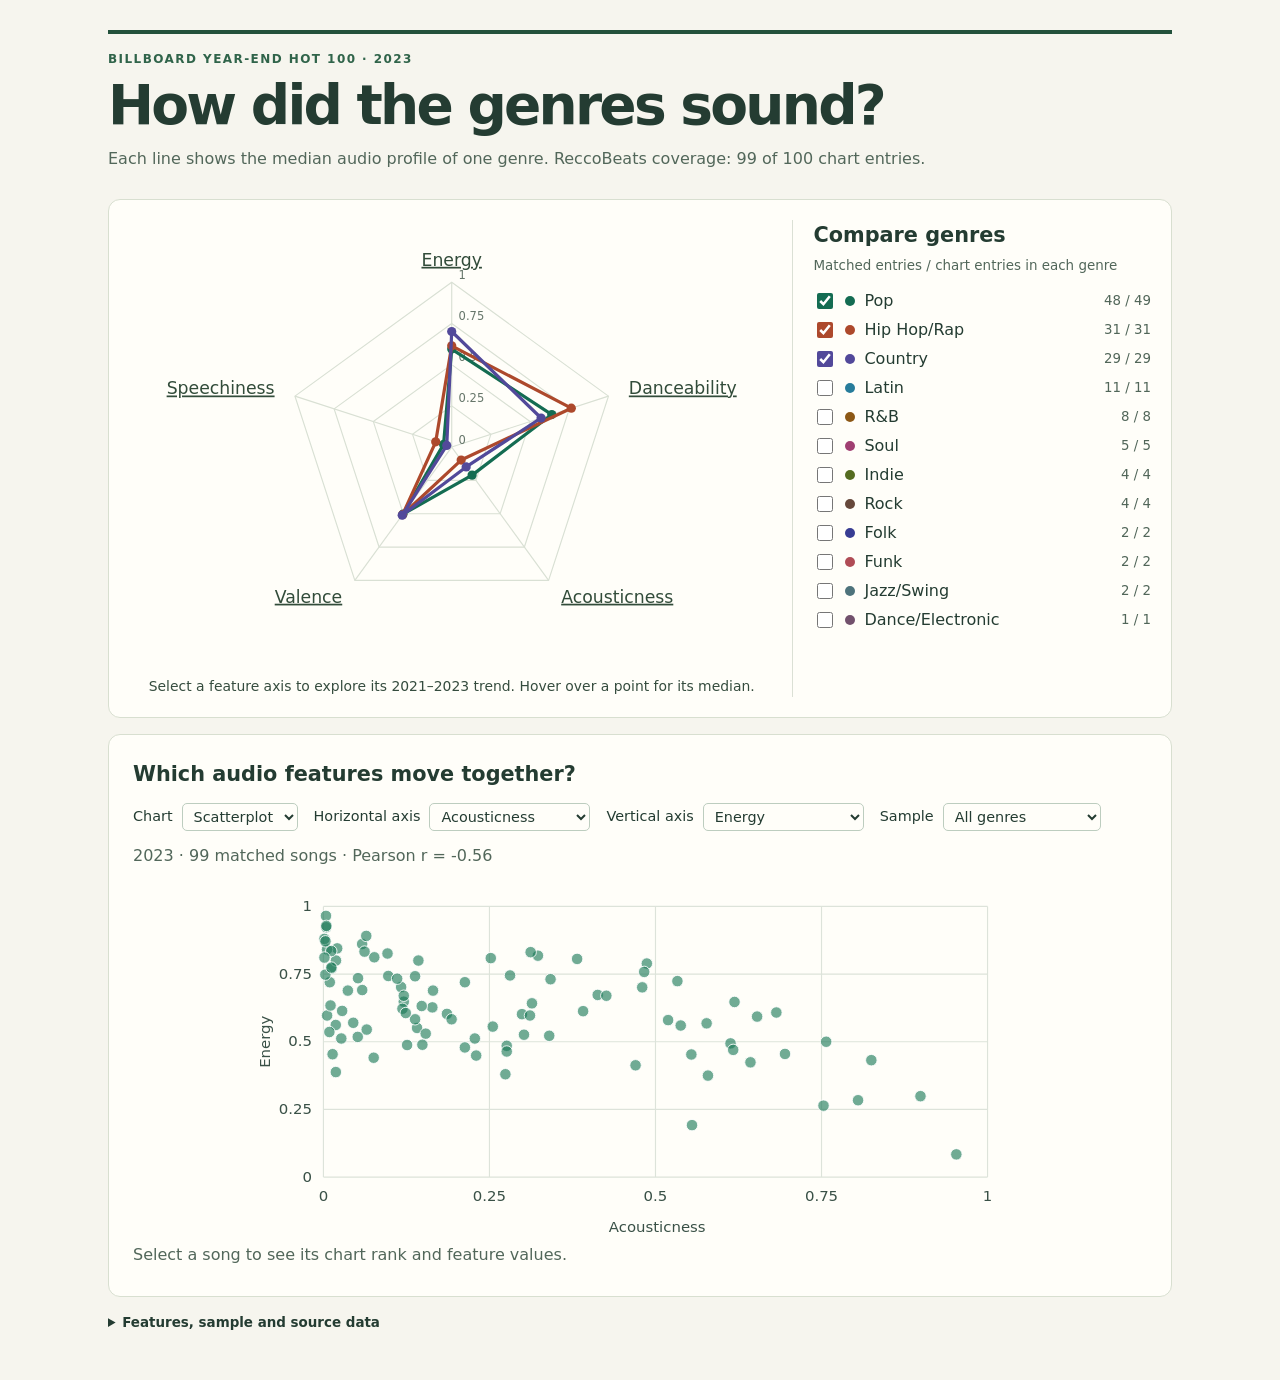
<file: billboard-year-end/demos/sound-demo/2023.html>
<!doctype html>
<html lang="en">
<meta charset="utf-8">
<meta name="viewport" content="width=device-width, initial-scale=1">
<title>How did Billboard hits sound in 2023?</title>
<style>
:root{color-scheme:light;font:16px/1.5 Inter,system-ui,sans-serif;color:#243c32;background:#f6f5ee}
*{box-sizing:border-box}body{margin:0}main{max-width:1160px;margin:auto;padding:30px clamp(14px,4vw,48px)}
header{border-top:4px solid #23513b;padding:16px 0 24px}.source{letter-spacing:.12em;font-size:.75rem;font-weight:750;color:#30644a}
h1{font-size:clamp(30px,4.6vw,55px);letter-spacing:-.05em;line-height:1.08;margin:8px 0 12px}
p{margin:4px 0;color:#52675a}.card{display:grid;grid-template-columns:minmax(0,1.8fr) minmax(230px,1fr);gap:18px;background:#fffef9;border:1px solid #d8dfd0;border-radius:12px;padding:20px}
figure{margin:0;align-self:center}svg{display:block;width:100%;height:auto;overflow:visible}
aside{border-left:1px solid #dbe0d5;padding-left:20px}h2{margin:0;font-size:1.3rem}aside p,details{font-size:.84rem}
#options{display:grid;grid-template-columns:1fr;gap:3px;margin-top:12px}label{display:flex;gap:9px;align-items:center;cursor:pointer;padding:1px 0}label b{font-weight:500}label small{margin-left:auto;font-variant-numeric:tabular-nums;color:#516659}input{width:16px;height:16px;accent-color:var(--c)}
.dot{width:10px;height:10px;border-radius:50%;background:var(--c);flex:none}details{margin:16px 0}summary{cursor:pointer;font-weight:600}a{color:#146650}
#readout{min-height:1.5em;color:#354c3e;text-align:center;font-size:.87rem}circle[tabindex]:focus{outline:none;stroke:#17291e;stroke-width:3}
@media(max-width:750px){main{padding:16px 12px}.card{grid-template-columns:1fr;padding:12px;gap:12px}aside{border:0;border-top:1px solid #dbe0d5;padding:13px 0}#options{grid-template-columns:repeat(2,minmax(0,1fr));column-gap:16px}label{font-size:.85rem;gap:4px}}
.panel{border:1px solid #d8dfd0;background:#fffef9;border-radius:12px;margin:16px 0;padding:clamp(12px,3vw,24px)}
.panel svg{max-width:780px;margin:auto}.panel svg text{fill:#3a5147;font-size:13px}
.filters,.legend{display:flex;flex-wrap:wrap;gap:8px 16px;margin:12px 0}.legend span{font-size:.87rem;display:inline-flex;align-items:center;gap:6px}
.filters label{flex-wrap:wrap;font-size:.9rem}select,button{font:inherit;color:inherit;background:#fffef9;border:1px solid #bdcdbf;border-radius:5px;padding:4px 7px}
.close{float:right;cursor:pointer}.axisHit,.axisName,#scatter circle{cursor:pointer}.axisName{text-decoration:underline;text-underline-offset:3px}.axisName:focus{outline:2px solid #17674d}
#songDetail{min-height:1.6em}#corrStats{font-variant-numeric:tabular-nums}
#hexLegend{margin:8px 0;color:#354c3e;font-size:.85rem}#hexLegend span{display:inline-flex;align-items:center;gap:4px;margin:2px 6px}#hexLegend i{width:15px;height:11px;border-radius:2px}#scatter polygon[role=button]{cursor:pointer}#scatter polygon:focus-visible{stroke:#172e25;stroke-width:2}
.trendValues{overflow:auto}#trendTable{border-collapse:collapse;width:100%;font-size:.87rem;font-variant-numeric:tabular-nums}#trendTable caption{text-align:left;color:#52675a;margin:5px 0}#trendTable td,#trendTable th{padding:5px 8px;border-bottom:1px solid #dbe0d5;text-align:right;white-space:nowrap}#trendTable tr>:first-child{text-align:left}#trendTable .dot{display:inline-block;margin-right:5px}#trendTable small{color:#52675a}
</style>
<main>
<header><div class="source">BILLBOARD YEAR-END HOT 100 · 2023</div><h1>How did the genres sound?</h1><p>Each line shows the median audio profile of one genre. ReccoBeats coverage: 99 of 100 chart entries.</p></header>
<section class="card"><figure><svg id="radar" viewBox="0 0 560 395" role="group" aria-label="Genre sound profiles on five shared zero-to-one scales"></svg><figcaption id="readout" aria-live="polite"></figcaption></figure>
<aside><h2>Compare genres</h2><p>Matched entries / chart entries in each genre</p><div id="options"></div></aside></section>
<section class="panel" id="trendPanel" hidden>
<button id="closeTrend" class="close" aria-label="Close annual trend">Close</button>
<h2 id="trendTitle" tabindex="-1"></h2><p id="trendScope"></p>
<svg id="trend" viewBox="0 0 680 235" role="img" aria-labelledby="trendTitle"></svg><div class="trendValues"><table id="trendTable"><caption>Genre medians · matched / chart entries</caption><thead></thead><tbody></tbody></table></div>
</section>
<section class="panel" aria-labelledby="corrTitle"><h2 id="corrTitle">Which audio features move together?</h2>
<div class="filters"><label>Chart <select id="corrMode"><option value="scatter">Scatterplot</option><option value="hexbin">Hexbin</option></select></label><label>Horizontal axis <select id="xFeature"></select></label><label>Vertical axis <select id="yFeature"></select></label><label>Sample <select id="genre"></select></label></div>
<p id="corrStats" aria-live="polite"></p>
<svg id="scatter" viewBox="0 0 680 320" role="group" aria-label="Song-level feature scatterplot"></svg>
<div id="hexLegend" hidden></div>
<p id="songDetail" aria-live="polite"></p></section>
<details><summary>Features, sample and source data</summary><p>Energy measures perceived intensity, danceability describes rhythmic suitability for dancing, acousticness estimates an acoustic sound, valence indicates musical positivity, and speechiness detects spoken delivery. Each uses its original 0–1 scale.</p><p>Tracks were looked up directly in ReccoBeats and checked against the chart title and performer credits. Genre tags come from the project’s Billboard dataset. Songs with several tags contribute once to each of their genres. Where several releases matched the same billing, we selected one with audio features, preferring an exact title and then the higher ReccoBeats popularity score. <a href="reccobeats-2023.csv" download>Download the 2023 matches</a> or <a href="reccobeats-2021-2023.csv" download>all three years of trend data</a>.</p></details>
</main>
<script id="annual" type="application/json">{"2021":{"n":96,"total":100,"genres":{"Pop":{"n":51,"total":52,"values":[0.627,0.697,0.182,0.519,0.0559]},"R&B":{"n":6,"total":6,"values":[0.667,0.6739999999999999,0.0207,0.48950000000000005,0.056650000000000006]},"Disco":{"n":1,"total":1,"values":[0.73,0.513,0.00143,0.334,0.0598]},"Funk":{"n":2,"total":2,"values":[0.71,0.6745,0.007815,0.45999999999999996,0.0914]},"Hip Hop/Rap":{"n":39,"total":42,"values":[0.608,0.736,0.175,0.467,0.147]},"Soul":{"n":1,"total":1,"values":[0.893,0.807,0.0451,0.537,0.0347]},"Indie":{"n":4,"total":4,"values":[0.5760000000000001,0.7375,0.14550000000000002,0.4405,0.07239999999999999]},"Rock":{"n":10,"total":10,"values":[0.6785000000000001,0.6405000000000001,0.1525,0.5914999999999999,0.05]},"Country":{"n":19,"total":19,"values":[0.65,0.601,0.18,0.653,0.0356]},"Latin":{"n":3,"total":3,"values":[0.648,0.731,0.31,0.342,0.0544]},"Reggae":{"n":1,"total":1,"values":[0.526,0.736,0.0153,0.654,0.0566]},"Dance/Electronic":{"n":1,"total":1,"values":[0.744,0.724,0.00219,0.645,0.0398]},"Folk":{"n":1,"total":1,"values":[0.859,0.535,0.0528,0.698,0.0344]}}},"2022":{"n":99,"total":100,"genres":{"Pop":{"n":47,"total":48,"values":[0.655,0.687,0.164,0.55,0.053]},"Indie":{"n":5,"total":5,"values":[0.525,0.761,0.44,0.539,0.0944]},"Rock":{"n":18,"total":18,"values":[0.768,0.6315,0.1175,0.5845,0.0498]},"Soul":{"n":9,"total":9,"values":[0.527,0.742,0.327,0.441,0.0546]},"Hip Hop/Rap":{"n":26,"total":27,"values":[0.6635,0.784,0.07350000000000001,0.48,0.129]},"Latin":{"n":8,"total":9,"values":[0.5940000000000001,0.7255,0.12014999999999999,0.34650000000000003,0.08255]},"Country":{"n":26,"total":26,"values":[0.7545,0.584,0.14200000000000002,0.523,0.03615]},"Funk":{"n":3,"total":3,"values":[0.739,0.727,0.298,0.901,0.0468]},"Jazz/Swing":{"n":2,"total":2,"values":[0.45899999999999996,0.72,0.628,0.753,0.0359]},"R&B":{"n":5,"total":5,"values":[0.781,0.687,0.0581,0.677,0.0795]},"Folk":{"n":4,"total":4,"values":[0.833,0.5529999999999999,0.179395,0.6545,0.04105]}}},"2023":{"n":99,"total":100,"genres":{"Country":{"n":29,"total":29,"values":[0.701,0.57,0.149,0.511,0.0316]},"Pop":{"n":48,"total":49,"values":[0.5945,0.6385000000000001,0.21050000000000002,0.5035000000000001,0.0519]},"R&B":{"n":8,"total":8,"values":[0.5565,0.663,0.09655,0.441,0.0801]},"Hip Hop/Rap":{"n":31,"total":31,"values":[0.614,0.763,0.0976,0.507,0.102]},"Latin":{"n":11,"total":11,"values":[0.72,0.69,0.281,0.559,0.0522]},"Dance/Electronic":{"n":1,"total":1,"values":[0.965,0.561,0.00383,0.304,0.0343]},"Soul":{"n":5,"total":5,"values":[0.5,0.515,0.695,0.31,0.0352]},"Rock":{"n":4,"total":4,"values":[0.6915,0.69,0.12565,0.4085,0.035750000000000004]},"Indie":{"n":4,"total":4,"values":[0.5435,0.4255,0.633,0.261,0.03385]},"Funk":{"n":2,"total":2,"values":[0.482,0.642,0.615,0.7895,0.04255]},"Jazz/Swing":{"n":2,"total":2,"values":[0.44699999999999995,0.6759999999999999,0.63,0.8425,0.04295]},"Folk":{"n":2,"total":2,"values":[0.605,0.529,0.2954,0.6995,0.0479]}}}}</script>
<script id="summary" type="application/json">[{"genre": "Pop", "n": 48, "total": 49, "values": [0.5945, 0.6385000000000001, 0.21050000000000002, 0.5035000000000001, 0.0519]}, {"genre": "Hip Hop/Rap", "n": 31, "total": 31, "values": [0.614, 0.763, 0.0976, 0.507, 0.102]}, {"genre": "Country", "n": 29, "total": 29, "values": [0.701, 0.57, 0.149, 0.511, 0.0316]}, {"genre": "Latin", "n": 11, "total": 11, "values": [0.72, 0.69, 0.281, 0.559, 0.0522]}, {"genre": "R&B", "n": 8, "total": 8, "values": [0.5565, 0.663, 0.09655, 0.441, 0.0801]}, {"genre": "Soul", "n": 5, "total": 5, "values": [0.5, 0.515, 0.695, 0.31, 0.0352]}, {"genre": "Indie", "n": 4, "total": 4, "values": [0.5435, 0.4255, 0.633, 0.261, 0.03385]}, {"genre": "Rock", "n": 4, "total": 4, "values": [0.6915, 0.69, 0.12565, 0.4085, 0.035750000000000004]}, {"genre": "Folk", "n": 2, "total": 2, "values": [0.605, 0.529, 0.2954, 0.6995, 0.0479]}, {"genre": "Funk", "n": 2, "total": 2, "values": [0.482, 0.642, 0.615, 0.7895, 0.04255]}, {"genre": "Jazz/Swing", "n": 2, "total": 2, "values": [0.44699999999999995, 0.6759999999999999, 0.63, 0.8425, 0.04295]}, {"genre": "Dance/Electronic", "n": 1, "total": 1, "values": [0.965, 0.561, 0.00383, 0.304, 0.0343]}]</script>
<script id="tracks" type="application/json">[{"year":2023,"title":"Last Night","artist":"Morgan Wallen","rank":1,"genres":["Country"],"values":[0.673,0.492,0.413,0.488,0.0347,0.137,0.0,203.812,-5.431]},{"year":2023,"title":"Flowers","artist":"Miley Cyrus","rank":2,"genres":["Pop"],"values":[0.691,0.706,0.0584,0.632,0.0633,0.0232,6.99e-05,118.048,-4.775]},{"year":2023,"title":"Kill Bill","artist":"SZA","rank":3,"genres":["Hip Hop/Rap","Pop","R&B"],"values":[0.735,0.644,0.0521,0.418,0.0391,0.161,0.144,88.98,-5.747]},{"year":2023,"title":"Anti-Hero","artist":"Taylor Swift","rank":4,"genres":["Pop"],"values":[0.648,0.633,0.121,0.49,0.062,0.161,2.62e-06,96.888,-6.645]},{"year":2023,"title":"Creepin '","artist":"Metro Boomin , the Weeknd and 21 Savage","rank":5,"genres":["Latin"],"values":[0.613,0.716,0.391,0.157,0.0522,0.0813,0.0,97.914,-6.018]},{"year":2023,"title":"Calm Down","artist":"Rema and Selena Gomez","rank":6,"genres":["Pop"],"values":[0.806,0.801,0.382,0.802,0.0381,0.114,0.000669,106.999,-5.206]},{"year":2023,"title":"Die for You","artist":"The Weeknd and Ariana Grande","rank":7,"genres":["R&B","Pop"],"values":[0.485,0.568,0.276,0.517,0.0582,0.323,0.0,66.961,-7.635]},{"year":2023,"title":"Fast Car","artist":"Luke Combs","rank":8,"genres":["Country"],"values":[0.603,0.712,0.186,0.67,0.0262,0.115,0.0,97.994,-5.52]},{"year":2023,"title":"Snooze","artist":"SZA","rank":9,"genres":["Hip Hop/Rap","Pop","R&B"],"values":[0.551,0.559,0.141,0.392,0.132,0.11,0.0,143.008,-7.231]},{"year":2023,"title":"I'm Good (Blue)","artist":"David Guetta and Bebe Rexha","rank":10,"genres":["Pop","Dance/Electronic"],"values":[0.965,0.561,0.00383,0.304,0.0343,0.371,7.07e-06,128.04,-3.673]},{"year":2023,"title":"Unholy","artist":"Sam Smith and Kim Petras","rank":11,"genres":["Pop"],"values":[0.454,0.719,0.0138,0.224,0.0707,0.318,4.83e-06,131.007,-7.384]},{"year":2023,"title":"You Proof","artist":"Morgan Wallen","rank":12,"genres":["Country"],"values":[0.818,0.728,0.323,0.681,0.0329,0.582,0.0,119.706,-5.068]},{"year":2023,"title":"Something in the Orange","artist":"Zach Bryan","rank":13,"genres":["Country","Pop"],"values":[0.192,0.369,0.555,0.148,0.04,0.0954,8.35e-06,175.212,-12.151]},{"year":2023,"title":"Rich Flex","artist":"Drake and 21 Savage","rank":14,"genres":["Hip Hop/Rap"],"values":[0.518,0.549,0.0517,0.418,0.257,0.378,1.21e-06,160.07,-9.39]},{"year":2023,"title":"As It Was","artist":"Harry Styles","rank":15,"genres":["Pop"],"values":[0.731,0.52,0.342,0.662,0.0557,0.311,0.00101,173.93,-5.338]},{"year":2023,"title":"Rock and a Hard Place","artist":"Bailey Zimmerman","rank":16,"genres":["Country","Pop"],"values":[0.568,0.582,0.577,0.394,0.0275,0.105,0.0,121.991,-7.3]},{"year":2023,"title":"Under the Influence","artist":"Chris Brown","rank":17,"genres":["Hip Hop/Rap","R&B"],"values":[0.562,0.755,0.0186,0.368,0.0355,0.18,0.000231,116.931,-8.947]},{"year":2023,"title":"Cruel Summer","artist":"Taylor Swift","rank":18,"genres":["Pop"],"values":[0.702,0.552,0.117,0.564,0.157,0.105,2.06e-05,169.994,-5.707]},{"year":2023,"title":"Thinkin' Bout Me","artist":"Morgan Wallen","rank":19,"genres":["Country"],"values":[0.789,0.659,0.487,0.468,0.0293,0.115,0.0,139.982,-5.723]},{"year":2023,"title":"Boy's a Liar Pt. 2","artist":"PinkPantheress and Ice Spice","rank":20,"genres":["Pop"],"values":[0.809,0.696,0.252,0.857,0.05,0.248,0.000128,132.962,-8.254]},{"year":2023,"title":"Favorite Song","artist":"Toosii","rank":21,"genres":["Hip Hop/Rap"],"values":[0.38,0.814,0.274,0.434,0.0494,0.098,0.0,116.029,-9.34]},{"year":2023,"title":"Thought You Should Know","artist":"Morgan Wallen","rank":22,"genres":["Country"],"values":[0.701,0.537,0.48,0.552,0.0264,0.145,6.65e-06,139.995,-6.214]},{"year":2023,"title":"Thank God","artist":"Kane Brown and Katelyn Brown","rank":23,"genres":["Rock","Pop","Soul"],"values":[0.455,0.738,0.695,0.441,0.0352,0.107,0.0,99.945,-8.735]},{"year":2023,"title":"Sure Thing","artist":"Miguel","rank":24,"genres":["R&B"],"values":[0.597,0.682,0.00551,0.464,0.106,0.177,3.43e-05,80.958,-7.969]},{"year":2023,"title":"All My Life","artist":"Lil Durk featuring J. Cole","rank":25,"genres":["Hip Hop/Rap"],"values":[0.57,0.787,0.0449,0.733,0.225,0.135,0.0,142.974,-5.881]},{"year":2023,"title":"Ella Baila Sola","artist":"Eslabon Armado and Peso Pluma","rank":26,"genres":["Latin"],"values":[0.758,0.668,0.483,0.834,0.0332,0.0837,1.89e-05,147.989,-5.176]},{"year":2023,"title":"Just Wanna Rock","artist":"Lil Uzi Vert","rank":28,"genres":["Hip Hop/Rap"],"values":[0.545,0.486,0.0652,0.0385,0.0336,0.0642,0.00474,150.187,-7.924]},{"year":2023,"title":"Cuff It","artist":"Beyoncé","rank":29,"genres":["R&B","Pop"],"values":[0.689,0.78,0.0368,0.642,0.141,0.0698,9.69e-06,115.042,-5.668]},{"year":2023,"title":"Vampire","artist":"Olivia Rodrigo","rank":30,"genres":["Pop"],"values":[0.53,0.484,0.154,0.323,0.0538,0.263,0.0,136.848,-5.821]},{"year":2023,"title":"FukUMean","artist":"Gunna","rank":31,"genres":["Hip Hop/Rap"],"values":[0.622,0.847,0.119,0.22,0.0903,0.285,0.0,130.001,-6.747]},{"year":2023,"title":"Lavender Haze","artist":"Taylor Swift","rank":32,"genres":["Pop"],"values":[0.449,0.735,0.23,0.0955,0.0883,0.132,0.00126,97.05,-10.56]},{"year":2023,"title":"Players","artist":"Coi Leray","rank":33,"genres":["Hip Hop/Rap"],"values":[0.512,0.948,0.0269,0.599,0.146,0.0504,8.57e-06,105.004,-5.74]},{"year":2023,"title":"Need a Favor","artist":"Jelly Roll","rank":34,"genres":["Hip Hop/Rap","Country"],"values":[0.771,0.502,0.0123,0.557,0.032,0.0801,1.82e-05,157.978,-4.246]},{"year":2023,"title":"Dance the Night","artist":"Dua Lipa","rank":35,"genres":["Pop"],"values":[0.845,0.671,0.0207,0.775,0.048,0.329,0.0,110.056,-4.93]},{"year":2023,"title":"Love You Anyway","artist":"Luke Combs","rank":36,"genres":["Country"],"values":[0.489,0.532,0.149,0.32,0.0311,0.237,0.0,139.807,-7.419]},{"year":2023,"title":"One Thing at a Time","artist":"Morgan Wallen","rank":37,"genres":["Country"],"values":[0.923,0.613,0.00413,0.893,0.0307,0.284,1.97e-06,141.982,-5.187]},{"year":2023,"title":"Superhero (Heroes & Villains)","artist":"Metro Boomin , Future and Chris Brown","rank":38,"genres":["Hip Hop/Rap"],"values":[0.583,0.709,0.138,0.533,0.204,0.195,2.97e-06,116.624,-5.298]},{"year":2023,"title":"Bad Habit","artist":"Steve Lacy","rank":39,"genres":["Funk","Indie"],"values":[0.494,0.686,0.613,0.7,0.0355,0.402,5.8e-05,168.946,-7.093]},{"year":2023,"title":"La Bebé","artist":"Yng Lvcas and Peso Pluma","rank":40,"genres":["Latin"],"values":[0.479,0.812,0.213,0.559,0.333,0.0756,1.21e-06,169.922,-5.678]},{"year":2023,"title":"Golden Hour","artist":"Jvke","rank":41,"genres":["Soul","Indie"],"values":[0.593,0.515,0.653,0.153,0.0322,0.25,0.162,94.467,-4.801]},{"year":2023,"title":"Religiously","artist":"Bailey Zimmerman","rank":42,"genres":["Country","Pop"],"values":[0.67,0.57,0.426,0.593,0.0274,0.108,0.0,140.924,-6.519]},{"year":2023,"title":"Spin Bout U","artist":"Drake and 21 Savage","rank":43,"genres":["Hip Hop/Rap"],"values":[0.72,0.763,0.00961,0.229,0.0447,0.165,0.0,129.971,-6.383]},{"year":2023,"title":"Cupid","artist":"Fifty Fifty","rank":44,"genres":["Pop"],"values":[0.724,0.769,0.533,0.905,0.0326,0.299,0.0,120.057,-5.388]},{"year":2023,"title":"Search & Rescue","artist":"Drake","rank":45,"genres":["Hip Hop/Rap","Pop"],"values":[0.441,0.828,0.0757,0.533,0.0685,0.295,8.68e-06,140.009,-8.562]},{"year":2023,"title":"Barbie World","artist":"Nicki Minaj and Ice Spice with Aqua","rank":46,"genres":["Hip Hop/Rap","Pop"],"values":[0.58,0.77,0.519,0.753,0.247,0.233,0.000127,144.072,-8.393]},{"year":2023,"title":"Next Thing You Know","artist":"Jordan Davis","rank":47,"genres":["Country"],"values":[0.608,0.549,0.682,0.399,0.0481,0.0966,0.0,78.534,-8.253]},{"year":2023,"title":"Escapism","artist":"Raye featuring 070 Shake","rank":48,"genres":["Pop","Hip Hop/Rap"],"values":[0.742,0.538,0.138,0.25,0.114,0.0934,4.67e-05,96.107,-5.355]},{"year":2023,"title":"Un x100to","artist":"Grupo Frontera and Bad Bunny","rank":49,"genres":["Latin"],"values":[0.72,0.571,0.213,0.542,0.0458,0.271,0.0,83.827,-4.089]},{"year":2023,"title":"Until I Found You","artist":"Stephen Sanchez","rank":50,"genres":["Soul"],"values":[0.5,0.346,0.757,0.191,0.0388,0.189,0.0,202.466,-6.097]},{"year":2023,"title":"Shirt","artist":"SZA","rank":51,"genres":["Hip Hop/Rap","Pop","R&B"],"values":[0.512,0.848,0.228,0.572,0.102,0.0879,0.00232,120.009,-7.72]},{"year":2023,"title":"Paint the Town Red","artist":"Doja Cat","rank":52,"genres":["Pop"],"values":[0.556,0.864,0.255,0.726,0.194,0.112,3.85e-06,99.974,-7.683]},{"year":2023,"title":"Made You Look","artist":"Meghan Trainor","rank":53,"genres":["Pop"],"values":[0.522,0.834,0.34,0.854,0.0703,0.0783,1.59e-06,145.035,-3.574]},{"year":2023,"title":"Wait in the Truck","artist":"Hardy featuring Lainey Wilson","rank":54,"genres":["Country","Pop"],"values":[0.464,0.542,0.276,0.251,0.0265,0.0989,0.0,139.999,-6.986]},{"year":2023,"title":"All I Want for Christmas Is You","artist":"Mariah Carey","rank":55,"genres":["Indie"],"values":[0.627,0.336,0.164,0.35,0.0384,0.0708,0.0,150.273,-7.463]},{"year":2023,"title":"Everything I Love","artist":"Morgan Wallen","rank":56,"genres":["Country"],"values":[0.841,0.567,0.00543,0.712,0.0263,0.137,0.000922,103.982,-3.933]},{"year":2023,"title":"Chemical","artist":"Post Malone","rank":57,"genres":["Hip Hop/Rap","Pop"],"values":[0.88,0.49,0.00154,0.392,0.0435,0.103,0.0,169.949,-4.856]},{"year":2023,"title":"Heart Like a Truck","artist":"Lainey Wilson","rank":58,"genres":["Country","Pop"],"values":[0.632,0.587,0.148,0.392,0.0311,0.158,1.01e-05,139.974,-5.416]},{"year":2023,"title":"Going, Going, Gone","artist":"Luke Combs","rank":59,"genres":["Country"],"values":[0.56,0.565,0.538,0.325,0.0275,0.0961,0.0,159.931,-6.034]},{"year":2023,"title":"Rockin' Around the Christmas Tree","artist":"Brenda Lee","rank":60,"genres":["Pop","Funk","Jazz/Swing"],"values":[0.47,0.598,0.617,0.879,0.0496,0.505,0.0,67.086,-8.744]},{"year":2023,"title":"Dancin' in the Country","artist":"Tyler Hubbard","rank":61,"genres":["Country","Pop"],"values":[0.871,0.657,0.0031,0.532,0.0675,0.102,0.0,114.974,-4.614]},{"year":2023,"title":"Daylight","artist":"David Kushner","rank":62,"genres":["Soul"],"values":[0.432,0.51,0.825,0.31,0.0334,0.0933,0.000294,129.872,-9.492]},{"year":2023,"title":"Lift Me Up","artist":"Rihanna","rank":63,"genres":["Indie","Pop"],"values":[0.299,0.247,0.899,0.172,0.0315,0.131,0.0,177.115,-6.083]},{"year":2023,"title":"Eyes Closed","artist":"Ed Sheeran","rank":64,"genres":["Soul","Pop"],"values":[0.526,0.777,0.302,0.389,0.0645,0.105,0.0,107.071,-6.221]},{"year":2023,"title":"TQG","artist":"Karol G and Shakira","rank":65,"genres":["Pop","Latin"],"values":[0.647,0.587,0.619,0.686,0.327,0.106,0.0,90.123,-3.385]},{"year":2023,"title":"Try That in a Small Town","artist":"Jason Aldean","rank":66,"genres":["Country","Rock"],"values":[0.861,0.457,0.0583,0.376,0.0529,0.106,1.28e-05,145.989,-3.771]},{"year":2023,"title":"Tennessee Orange","artist":"Megan Moroney","rank":67,"genres":["Country","Pop"],"values":[0.488,0.38,0.126,0.268,0.029,0.115,7.23e-06,156.031,-6.637]},{"year":2023,"title":"Jingle Bell Rock","artist":"Bobby Helms","rank":68,"genres":["Jazz/Swing"],"values":[0.424,0.754,0.643,0.806,0.0363,0.0652,0.0,119.705,-8.463]},{"year":2023,"title":"Princess Diana","artist":"Ice Spice and Nicki Minaj","rank":69,"genres":["Hip Hop/Rap","Pop"],"values":[0.689,0.898,0.165,0.772,0.171,0.0957,0.0,147.964,-5.092]},{"year":2023,"title":"Tomorrow 2","artist":"GloRilla and Cardi B","rank":70,"genres":["Hip Hop/Rap"],"values":[0.812,0.791,0.0766,0.698,0.409,0.118,0.0,159.78,-3.979]},{"year":2023,"title":"A Holly Jolly Christmas","artist":"Burl Ives","rank":71,"genres":["Folk"],"values":[0.375,0.682,0.579,0.888,0.0303,0.076,0.0,140.453,-13.056]},{"year":2023,"title":"Where She Goes","artist":"Bad Bunny","rank":72,"genres":["Hip Hop/Rap","Latin"],"values":[0.8,0.652,0.143,0.234,0.0614,0.112,0.629,143.978,-4.019]},{"year":2023,"title":"Bebe Dame","artist":"Fuerza Regida and Grupo Frontera","rank":73,"genres":["Latin"],"values":[0.602,0.529,0.299,0.756,0.0458,0.0716,0.0,157.643,-4.629]},{"year":2023,"title":"I Remember Everything","artist":"Zach Bryan featuring Kacey Musgraves","rank":74,"genres":["Country","Pop"],"values":[0.453,0.429,0.554,0.155,0.0459,0.102,2e-06,77.639,-7.746]},{"year":2023,"title":"I Like You (A Happier Song)","artist":"Post Malone featuring Doja Cat","rank":75,"genres":["Hip Hop/Rap","Pop"],"values":[0.67,0.733,0.121,0.472,0.0751,0.121,0.0,100.964,-6.009]},{"year":2023,"title":"What It Is (Block Boy)","artist":"Doechii featuring Kodak Black","rank":76,"genres":["Hip Hop/Rap","Latin"],"values":[0.743,0.728,0.0976,0.712,0.173,0.125,0.0,171.859,-5.819]},{"year":2023,"title":"Nobody Gets Me","artist":"SZA","rank":77,"genres":["Hip Hop/Rap","Pop","R&B"],"values":[0.284,0.358,0.805,0.276,0.0285,0.183,0.0,99.796,-8.285]},{"year":2023,"title":"Rich Men North of Richmond","artist":"Oliver Anthony Music","rank":78,"genres":["Country","Pop"],"values":[0.264,0.678,0.753,0.528,0.0622,0.302,0.0,121.722,-12.384]},{"year":2023,"title":"Super Freaky Girl","artist":"Nicki Minaj","rank":79,"genres":["Hip Hop/Rap","Pop"],"values":[0.891,0.95,0.0645,0.912,0.241,0.309,1.77e-05,133.01,-2.653]},{"year":2023,"title":"Dial Drunk","artist":"Noah Kahan and Post Malone","rank":80,"genres":["Hip Hop/Rap","Pop"],"values":[0.606,0.669,0.124,0.69,0.0292,0.112,0.0,112.108,-7.193]},{"year":2023,"title":"What Was I Made For?","artist":"Billie Eilish","rank":81,"genres":["Pop"],"values":[0.084,0.391,0.953,0.111,0.0317,0.0983,0.0,79.449,-17.843]},{"year":2023,"title":"Seven","artist":"Jung Kook featuring Latto","rank":82,"genres":["Hip Hop/Rap"],"values":[0.831,0.79,0.312,0.872,0.044,0.0797,0.0,124.987,-4.185]},{"year":2023,"title":"Wait for U","artist":"Future featuring Drake and Tems","rank":83,"genres":["Hip Hop/Rap"],"values":[0.642,0.463,0.314,0.339,0.34,0.0686,0.0,83.389,-4.474]},{"year":2023,"title":"Last Christmas","artist":"Wham!","rank":84,"genres":["Pop","Rock"],"values":[0.583,0.735,0.193,0.941,0.0277,0.183,5.15e-06,107.741,-8.648]},{"year":2023,"title":"Handle on You","artist":"Parker McCollum","rank":85,"genres":["Country"],"values":[0.928,0.591,0.00441,0.619,0.0316,0.291,0.0,105.025,-3.925]},{"year":2023,"title":"Por Las Noches","artist":"Peso Pluma","rank":86,"genres":["Latin"],"values":[0.597,0.69,0.311,0.453,0.0395,0.0727,4.18e-05,185.084,-7.494]},{"year":2023,"title":"Memory Lane","artist":"Old Dominion","rank":87,"genres":["Country","Rock"],"values":[0.8,0.645,0.0189,0.375,0.0363,0.0858,1.12e-05,118.977,-4.272]},{"year":2023,"title":"Area Codes","artist":"Kaliii","rank":88,"genres":["Hip Hop/Rap"],"values":[0.388,0.823,0.0187,0.507,0.491,0.0876,0.0,154.569,-10.867]},{"year":2023,"title":"Bury Me in Georgia","artist":"Kane Brown","rank":89,"genres":["Folk","Country"],"values":[0.835,0.376,0.0118,0.511,0.0655,0.471,3.71e-06,160.069,-5.824]},{"year":2023,"title":"PRC","artist":"Peso Pluma and Natanael Cano","rank":90,"genres":["Latin"],"values":[0.826,0.784,0.0965,0.893,0.0538,0.123,7.09e-05,138.078,-6.34]},{"year":2023,"title":"What My World Spins Around","artist":"Jordan Davis","rank":91,"genres":["Country"],"values":[0.733,0.686,0.111,0.7,0.0401,0.153,0.0,124.882,-6.483]},{"year":2023,"title":"Ain't That Some","artist":"Morgan Wallen","rank":92,"genres":["Country"],"values":[0.811,0.64,0.00154,0.686,0.0279,0.363,9.34e-06,121.089,-5.834]},{"year":2023,"title":"Wild as Her","artist":"Corey Kent","rank":93,"genres":["Country","Pop"],"values":[0.748,0.5,0.00291,0.448,0.0364,0.112,0.0,148.009,-5.927]},{"year":2023,"title":"Peaches & Eggplants","artist":"Young Nudy featuring 21 Savage","rank":94,"genres":["Hip Hop/Rap"],"values":[0.536,0.911,0.00897,0.584,0.282,0.111,3.73e-06,146.014,-7.884]},{"year":2023,"title":"I Wrote the Book","artist":"Morgan Wallen","rank":95,"genres":["Country"],"values":[0.833,0.686,0.0619,0.833,0.0381,0.0657,3.76e-05,143.965,-3.768]},{"year":2023,"title":"Bzrp Music Sessions, Vol. 53","artist":"Bizarrap and Shakira","rank":96,"genres":["Hip Hop/Rap","Latin"],"values":[0.745,0.842,0.281,0.53,0.0399,0.118,2.61e-05,122.06,-4.231]},{"year":2023,"title":"Meltdown","artist":"Travis Scott featuring Drake","rank":97,"genres":["Pop"],"values":[0.774,0.557,0.012,0.397,0.351,0.396,0.0,111.975,-5.275]},{"year":2023,"title":"Put It on da Floor Again","artist":"Latto featuring Cardi B","rank":98,"genres":["Hip Hop/Rap"],"values":[0.614,0.849,0.0282,0.472,0.317,0.0603,0.0,111.363,-7.323]},{"year":2023,"title":"Bloody Mary","artist":"Lady Gaga","rank":99,"genres":["Pop"],"values":[0.634,0.591,0.0107,0.44,0.0291,0.113,1.95e-06,99.998,-6.365]},{"year":2023,"title":"Watermelon Moonshine","artist":"Lainey Wilson","rank":100,"genres":["Country","Pop"],"values":[0.413,0.739,0.47,0.649,0.0282,0.131,2.51e-05,139.921,-6.709]}]</script>
<script>
const groups=JSON.parse(document.getElementById('summary').textContent);
const axes=['Energy','Danceability','Acousticness','Valence','Speechiness'];
const chart=document.getElementById('radar'),readout=document.getElementById('readout');
const colors=['#146c52','#ad492c','#52499a','#277c9b','#8c5816','#a03f72','#556c20','#66483b','#383d93','#b04c56','#4e737c','#72516d','#386d39','#89354a','#655940'];
const selected=new Set(['Pop','Hip Hop/Rap','Country'].filter(g=>groups.some(row=>row.genre===g&&row.n)));
const help='Select a feature axis to explore its 2021–2023 trend. Hover over a point for its median.';
function shape(tag,attrs,text){
 const node=document.createElementNS('http://www.w3.org/2000/svg',tag);
 for(const [k,v] of Object.entries(attrs))node.setAttribute(k,v);
 if(text!==undefined)node.textContent=text;
 chart.append(node);return node;
}
function point(i,value){const a=i*Math.PI*2/5-Math.PI/2;return [280+143*value*Math.cos(a),197+143*value*Math.sin(a)]}
function polygon(vs,attrs){return shape('polygon',{points:vs.map((v,i)=>point(i,v).join(',')).join(' '),...attrs})}
function draw(){
 chart.replaceChildren();readout.textContent=selected.size?help:'Select a genre to see its profile.';
 for(const tick of [.25,.5,.75,1])polygon(axes.map(()=>tick),{fill:'none',stroke:'#d9e0d4'});
 axes.forEach((axis,i)=>{
   const [x,y]=point(i,1),[lx,ly]=point(i,1.13);
   shape('line',{x1:280,y1:197,x2:x,y2:y,stroke:'#d9e0d4'});
   const hit=shape('line',{class:'axisHit',x1:280,y1:197,x2:x,y2:y,stroke:'transparent','stroke-width':14});
   hit.onclick=()=>openTrend(i);
   const axisLabel=shape('text',{class:'axisName',role:'button',tabindex:0,'aria-controls':'trendPanel','aria-label':'Explore '+axis+' over time',x:lx,y:ly,'dominant-baseline':'middle','text-anchor':i===0?'middle':i<3?'start':'end','font-size':15,fill:'#324c3a'},axis);
   axisLabel.onclick=()=>openTrend(i);
   axisLabel.onkeydown=event=>{if(['Enter',' '].includes(event.key)){event.preventDefault();openTrend(i)}};
 });
 for(const tick of [0,.25,.5,.75,1])shape('text',{x:286,y:197-143*tick-3,'font-size':10,fill:'#66766a'},String(tick));
 groups.forEach((g,j)=>{
   if(!selected.has(g.genre))return;
   const color=colors[j%colors.length];polygon(g.values,{fill:'none',stroke:color,'stroke-width':2.8,'stroke-linejoin':'round'});
   g.values.forEach((v,i)=>{
     const [cx,cy]=point(i,v),label=g.genre+' · '+axes[i]+' '+v.toFixed(3)+' · '+g.n+' songs';
     const marker=shape('circle',{cx,cy,r:4,fill:color,tabindex:0,'aria-label':label});
     for(const event of ['mouseenter','focus','click'])marker.addEventListener(event,()=>readout.textContent=label);
     for(const event of ['mouseleave','blur'])marker.addEventListener(event,()=>readout.textContent=help);
   });
 });
}
groups.forEach((g,j)=>{
 const label=document.createElement('label');label.style.setProperty('--c',colors[j%colors.length]);
 const input=document.createElement('input');input.type='checkbox';input.checked=selected.has(g.genre);input.disabled=!g.n;
 input.onchange=()=>{if(input.checked)selected.add(g.genre);else selected.delete(g.genre);draw();if(!trendPanel.hidden)drawTrend()};
 const dot=document.createElement('span');dot.className='dot';
 const name=document.createElement('b');name.textContent=g.genre;const count=document.createElement('small');count.textContent=g.n+' / '+g.total;
 label.append(input,dot,name,count);document.getElementById('options').append(label);
});
const $=id=>document.getElementById(id);
const tracks=JSON.parse($('tracks').textContent);
const features=[...axes,'Liveness','Instrumentalness','Tempo (BPM)','Loudness (dB)'];
const annual=JSON.parse($('annual').textContent);
const trendPanel=$('trendPanel');
let trendFeature=0;
function mark(parent,tag,attrs,text){
 const el=document.createElementNS('http://www.w3.org/2000/svg',tag);
 for(const [key,value] of Object.entries(attrs))el.setAttribute(key,value);
 if(text!==undefined)el.textContent=text;
 parent.append(el);return el;
}
function openTrend(i){
 trendFeature=i;trendPanel.hidden=false;drawTrend();
 $('trendTitle').focus({preventScroll:true});trendPanel.scrollIntoView({block:'nearest'});
}
$('closeTrend').onclick=()=>{
 trendPanel.hidden=true;chart.querySelectorAll('.axisName')[trendFeature].focus();
};
function gridline(plot,x1,y1,x2,y2){
 return mark(plot,'line',{x1,y1,x2,y2,stroke:'#dde3da'});
}
function drawTrend(){
 const years=Object.keys(annual).map(Number).sort((a,b)=>a-b);
 const plot=$('trend'),table=$('trendTable');
 plot.replaceChildren();table.tHead.replaceChildren();table.tBodies[0].replaceChildren();
 $('trendTitle').textContent=axes[trendFeature]+' by chart year';
 $('trendScope').textContent='Matched Billboard entries: '+years.map(year=>year+' · '+annual[year].n+'/'+annual[year].total).join('   |   ');
 const heading=table.tHead.insertRow();
 for(const title of ['Genre',...years]){
  const th=document.createElement('th');th.scope='col';th.textContent=title;heading.append(th);
 }
 const x=year=>65+545*(year-years[0])/(years.at(-1)-years[0]);
 const y=value=>193-161*value;
 for(const tick of [0,.25,.5,.75,1]){
  gridline(plot,55,y(tick),645,y(tick));mark(plot,'text',{x:46,y:y(tick)+4,'text-anchor':'end'},tick);
 }
 for(const year of years)mark(plot,'text',{x:x(year),y:216,'text-anchor':'middle'},year);
 groups.forEach((group,j)=>{
  if(!selected.has(group.genre))return;
  const color=colors[j%colors.length],row=table.tBodies[0].insertRow();
  const label=document.createElement('th'),swatch=document.createElement('span');
  label.scope='row';swatch.className='dot';swatch.style.background=color;label.append(swatch,group.genre);row.append(label);
  let previous=null;
  for(const year of years){
   const cell=row.insertCell(),g=annual[year].genres[group.genre];
   if(!g?.n){previous=null;cell.textContent='— ('+(g?.n||0)+'/'+(g?.total||0)+')';continue}
   const value=g.values[trendFeature],count=document.createElement('small');
   count.textContent=' ('+g.n+'/'+g.total+')';cell.append(value.toFixed(3),count);
   if(previous&&year===previous.year+1)mark(plot,'line',{class:'series',x1:x(previous.year),y1:y(previous.value),x2:x(year),y2:y(value),stroke:color,'stroke-width':2.4});
   const tooltip=group.genre+' · '+year+' · '+value.toFixed(3)+' · '+g.n+'/'+g.total+' entries';
   const dot=mark(plot,'circle',{cx:x(year),cy:y(value),r:5,fill:color,stroke:'#fff','stroke-width':1,'aria-label':tooltip});
   mark(dot,'title',{},tooltip);previous={year,value};
  }
 });
 if(!selected.size)table.tBodies[0].insertRow().insertCell().textContent='Select a genre above.';
}

function pearson(rows,xi,yi){
 if(rows.length<3)return null;
 const mean=i=>rows.reduce((s,r)=>s+r.values[i],0)/rows.length;
 const mx=mean(xi),my=mean(yi);let xy=0,xx=0,yy=0;
 for(const r of rows){
  const dx=r.values[xi]-mx,dy=r.values[yi]-my;
  xy+=dx*dy;xx+=dx*dx;yy+=dy*dy;
 }
 return xx&&yy?xy/Math.sqrt(xx*yy):null;
}
function domain(i){
 if(i<7)return [0,1];
 const vals=tracks.map(t=>t.values[i]),step=i===7?20:5;
 return [Math.floor(Math.min(...vals)/step)*step,Math.ceil(Math.max(...vals)/step)*step];
}
const hexColors=['#cde9db','#95cdb4','#5bab8b','#277d60','#084d3a'];
function countColor(n){return hexColors[n===1?0:n===2?1:n<=4?2:n<=8?3:4]}

function drawHexbin(plot,sample,xi,yi){
 const left=64,right=548,top=80,bottom=387,radius=20;
 const [xmin,xmax]=domain(xi),[ymin,ymax]=domain(yi);
 const width=right-left,height=bottom-top,spacing=Math.sqrt(3)*radius;
 const cells=new Map(),intervals=14;
 const xCounts=Array(intervals).fill(0),yCounts=Array(intervals).fill(0);
 for(const song of sample){
  const fx=(song.values[xi]-xmin)/(xmax-xmin),fy=(song.values[yi]-ymin)/(ymax-ymin);
  xCounts[Math.min(intervals-1,Math.floor(fx*intervals))]++;
  yCounts[Math.min(intervals-1,Math.floor(fy*intervals))]++;
  const px=fx*width,py=(1-fy)*height,nearRow=Math.round(py/(1.5*radius));
  let best=null,distance=Infinity;
  // In a staggered grid the nearest centre lies in one of three adjacent rows.
  for(let row=nearRow-1;row<=nearRow+1;row++){
   const offset=(Math.abs(row)%2)/2,col=Math.round(px/spacing-offset);
   const cx=(col+offset)*spacing,cy=row*1.5*radius;
   const d=(cx-px)**2+(cy-py)**2;
   if(d<distance){distance=d;best={key:row+','+col,cx:left+cx,cy:top+cy}}
  }
  if(!cells.has(best.key))cells.set(best.key,{...best,songs:[]});
  cells.get(best.key).songs.push(song);
 }
 for(let i=0;i<=4;i++){
  const x=left+i*width/4,y=bottom-i*height/4;
  gridline(plot,x,top,x,bottom);gridline(plot,left,y,right,y);
  mark(plot,'text',{x,y:bottom+22,'text-anchor':'middle'},+(xmin+(xmax-xmin)*i/4).toFixed(2));
  mark(plot,'text',{x:left-9,y:y+4,'text-anchor':'end'},+(ymin+(ymax-ymin)*i/4).toFixed(2));
 }
 mark(plot,'text',{x:(left+right)/2,y:bottom+47,'text-anchor':'middle'},features[xi]);
 mark(plot,'text',{transform:'translate(17 '+((top+bottom)/2)+') rotate(-90)','text-anchor':'middle'},features[yi]);
 const clip=mark(mark(plot,'defs',{}),'clipPath',{id:'hexBounds'});
 mark(clip,'rect',{x:left,y:top,width,height});
 const area=mark(plot,'g',{'clip-path':'url(#hexBounds)'});
 const prompt='Select a hexagon to see its songs.';
 $('songDetail').textContent=prompt;
 let active=null;
 for(const cell of cells.values()){
  const n=cell.songs.length,desc=n+(n===1?' song: ':' songs: ')+cell.songs.map(s=>s.title+' — '+s.artist).join(' · ');
  const points=Array.from({length:6},(_,i)=>{
   const angle=Math.PI*(i/3-.5);
   return [cell.cx+radius*Math.cos(angle),cell.cy+radius*Math.sin(angle)].join(',');
  }).join(' ');
  const hex=mark(area,'polygon',{points,fill:countColor(n),stroke:'#fff','stroke-width':1,tabindex:0,role:'button','aria-label':desc,'data-count':n});
  const activate=()=>{
   if(active)active.setAttribute('stroke','#fff');active=hex;hex.setAttribute('stroke','#172e25');$('songDetail').textContent=desc;
  };
  hex.onclick=activate;hex.onkeydown=e=>{if(['Enter',' '].includes(e.key)){e.preventDefault();activate()}};
  hex.onfocus=hex.onmouseenter=()=>$('songDetail').textContent=desc;
  hex.onblur=hex.onmouseleave=()=>$('songDetail').textContent=active?active.getAttribute('aria-label'):prompt;
 }
 const peak=Math.max(1,...xCounts,...yCounts);
 function bar(parent,x,y,w,h,n){
  const rect=mark(parent,'rect',{x,y,width:w,height:h,fill:'#81b69e','data-count':n});
  mark(rect,'title',{},n+(n===1?' song':' songs'));
 }
 const upper=mark(plot,'g',{'aria-label':'Horizontal feature distribution'}),side=mark(plot,'g',{'aria-label':'Vertical feature distribution'});
 for(let i=0;i<intervals;i++){
  const h=54*xCounts[i]/peak,w=54*yCounts[i]/peak;
  bar(upper,left+i*width/intervals,top-8-h,width/intervals-1,h,xCounts[i]);
  bar(side,right+8,bottom-(i+1)*height/intervals,w,height/intervals-1,yCounts[i]);
 }
}

function drawScatter(){
 const plot=$('scatter'),xi=+$('xFeature').value,yi=+$('yFeature').value,genre=$('genre').value;
 const sample=tracks.filter(t=>genre==='All genres'||t.genres.includes(genre));
 const r=pearson(sample,xi,yi),[xmin,xmax]=domain(xi),[ymin,ymax]=domain(yi);
 const x=v=>64+579*(v-xmin)/(xmax-xmin),y=v=>266-236*(v-ymin)/(ymax-ymin);
 $('corrStats').textContent='2023 · '+sample.length+' matched '+(sample.length===1?'song':'songs')+' · '+(r===null?'Pearson r unavailable ('+(sample.length<3?'fewer than 3 songs':'constant feature')+')':'Pearson r = '+r.toFixed(2));
 const prompt='Select a song to see its chart rank and feature values.';let pinned=null;
 $('songDetail').textContent=prompt;plot.replaceChildren();
 const hex=$('corrMode').value==='hexbin';
 $('hexLegend').hidden=!hex;
 plot.setAttribute('viewBox',hex?'0 0 622 448':'0 0 680 320');
 plot.setAttribute('aria-label',hex?'Song counts in hexagonal bins with marginal histograms':'Song-level feature scatterplot');
 for(const opt of $('xFeature').options)opt.disabled=+opt.value===yi;
 for(const opt of $('yFeature').options)opt.disabled=+opt.value===xi;
 if(hex){drawHexbin(plot,sample,xi,yi);return}
 for(let i=0;i<=4;i++){
  const xv=xmin+(xmax-xmin)*i/4,yv=ymin+(ymax-ymin)*i/4;
  gridline(plot,x(xv),30,x(xv),266);gridline(plot,64,y(yv),643,y(yv));
  mark(plot,'text',{x:x(xv),y:287,'text-anchor':'middle'},+xv.toFixed(2));
  mark(plot,'text',{x:54,y:y(yv)+4,'text-anchor':'end'},+yv.toFixed(2));
 }
 mark(plot,'text',{x:355,y:314,'text-anchor':'middle'},features[xi]);
 mark(plot,'text',{transform:'translate(17 148) rotate(-90)','text-anchor':'middle'},features[yi]);
 for(const t of sample){
  const desc='#'+t.rank+' · '+t.title+' — '+t.artist+' · '+features[xi]+' '+t.values[xi].toFixed(3)+' · '+features[yi]+' '+t.values[yi].toFixed(3);
  const dot=mark(plot,'circle',{cx:x(t.values[xi]),cy:y(t.values[yi]),r:5,fill:'#197755','fill-opacity':.62,stroke:'#fff','stroke-width':.75,tabindex:0,role:'button','aria-label':desc});
  const pin=()=>{if(pinned)pinned.setAttribute('stroke','#fff');pinned=dot;dot.setAttribute('stroke','#163726');$('songDetail').textContent=desc};
  dot.onclick=pin;dot.onkeydown=e=>{if([' ','Enter'].includes(e.key)){e.preventDefault();pin()}};
  dot.onmouseenter=dot.onfocus=()=>$('songDetail').textContent=desc;
  dot.onmouseleave=dot.onblur=()=>$('songDetail').textContent=pinned?pinned.getAttribute('aria-label'):prompt;
 }
}
for(const id of ['xFeature','yFeature']){
 features.forEach((feature,i)=>$(id).add(new Option(feature,i)));
 $(id).onchange=drawScatter;
}
$('xFeature').value=2;$('yFeature').value=0;
for(const name of ['All genres',...groups.map(g=>g.genre)])$('genre').add(new Option(name,name));
$('hexLegend').textContent='Songs per hexagon';
['1','2','3–4','5–8','9+'].forEach((label,i)=>{
 const chip=document.createElement('span'),swatch=document.createElement('i');
 swatch.style.backgroundColor=hexColors[i];chip.append(swatch,label);$('hexLegend').append(chip);
});
$('corrMode').onchange=drawScatter;
$('genre').onchange=drawScatter;
drawScatter();

draw();
if(location.hash==='#trendPanel')openTrend(0);
if(location.hash==='#hexbin'){
 $('corrMode').value='hexbin';
 drawScatter();
 $('corrTitle').scrollIntoView();
}
</script>
</html>
</file>
<file: billboard-year-end/site/style.css>
:root { color-scheme: light; font-family: system-ui, sans-serif; color: #17263a; background: #edf1f5; }
* { box-sizing: border-box; }
body { margin: 0; }
main { width: min(1220px, 94vw); margin: auto; }
header { padding: 1.6rem 0 1.2rem; }
nav, footer, .legend, .controls { display: flex; gap: .7rem 1.2rem; flex-wrap: wrap; }
a { color: #174a86; text-underline-offset: .18em; }
h1 { font-size: clamp(2.7rem, 7vw, 5.1rem); line-height: 1; letter-spacing: -.055em; margin: 1.65rem 0 .55rem; }
h2 { font-size: clamp(1.4rem, 3vw, 2rem); margin: 0; }
h3 { margin: .3rem 0 .55rem; }
p { margin: .45rem 0; line-height: 1.45; }
header p { font-size: 1.18rem; }
section { background: white; border: 1px solid #d4dee9; border-radius: .85rem; margin: .9rem 0; padding: clamp(1rem, 2.5vw, 1.8rem); }
.section-head { display: flex; gap: 1rem; justify-content: space-between; flex-wrap: wrap; align-items: start; }
.layout { display: grid; grid-template-columns: 1fr 1fr; gap: 1.25rem; margin-top: .9rem; }
.genre-layout { grid-template-columns: minmax(0, 2.2fr) minmax(0, 1fr); }
.origin-layout { grid-template-columns: minmax(0, 1.35fr) minmax(0, 1fr); }
svg { display: block; width: 100%; overflow: hidden; }
label { display: inline-flex; align-items: center; gap: .4rem; font-weight: 600; }
select { background: #f7fafc; color: inherit; border: 1px solid #a8b9cc; border-radius: .3rem; padding: .35rem; font: inherit; max-width: 100%; }
.controls { gap: .5rem .8rem; }
.muted { color: #536577; font-size: .93rem; }
.legend { font-size: .83rem; gap: .35rem .8rem; margin-top: .5rem; }
.legend span { display: inline-flex; align-items: center; gap: .3rem; }
.swatch { width: .75rem; height: .75rem; border-radius: .1rem; display: inline-block; }
.shares { list-style: none; padding: 0; margin: .25rem 0; font-size: .85rem; display: grid; grid-template-columns: 1fr 1fr; gap: .2rem .75rem; }
.chart-axis { color: #47576b; font-size: 12px; }
.mark { cursor: pointer; }
.mark:focus { outline: none; stroke: #111; stroke-width: 3; }
#artist-songs { max-height: 13rem; overflow: auto; margin-top: .6rem; }
#artist-songs li { margin-bottom: .3rem; }
footer { padding: 1.1rem 0 2rem; }
@media (max-width: 740px) {
  .layout { grid-template-columns: 1fr; }
  .genre-layout > div:last-child { max-width: 25rem; }
}
.layout > div, .section-head > div, .controls { min-width: 0; }
.controls label, label:has(> #origin-artist) { max-width: 100%; }
label > select { min-width: 0; }
</file>
<file: atlas/atlas.css>
/* Hit Atlas · "Where did our love go?" — record-sleeve identity */
:root {
  color-scheme: light;
  --paper: #f4efe6;
  --paper-2: #ebe4d6;
  --paper-3: #e0d6c4;
  --ink: #17140f;
  --ink-2: #4f483e;
  --ink-3: #6b6357;
  --rule: #d4c9b6;
  --vinyl: #161412;
  --vinyl-2: #26221d;
  --groove-empty: #3a352f;
  --label: #efe5cf;

  /* Feelings: validated for CVD on paper and on vinyl (all pairs). */
  --love: #e15e8e;
  --joy: #c68206;
  --sadness: #3967b3;
  --anger: #b5360e;
  --outside: #8f877b;
  --insufficient: #cbc2b2;
  --love-ink: #b03461;

  /* Genres: validated in pie order (Pop … Jazz/Swing, wrapping to Pop). */
  --g-pop: #9d92de;
  --g-rock: #168f70;
  --g-hiphop: #37a8ec;
  --g-rnb: #94468f;
  --g-country: #6d6e0a;
  --g-soul: #6cb35d;
  --g-jazz: #1d6835;
  --g-other: #a69e91;

  --font-display: "Fraunces", "Iowan Old Style", Georgia, serif;
  --font-sans: "Archivo", "Helvetica Neue", Arial, sans-serif;
  --head-h: 56px;
  --measure: 1240px;
}

* { box-sizing: border-box; }
html { scroll-behavior: smooth; scroll-padding-top: calc(var(--head-h) + 64px); }
body {
  margin: 0;
  background: var(--paper);
  color: var(--ink);
  font-family: var(--font-sans);
  font-size: 16px;
  line-height: 1.55;
  -webkit-font-smoothing: antialiased;
}
a { color: inherit; text-decoration-thickness: 1px; text-underline-offset: .2em; }
a:hover { text-decoration-thickness: 2px; }
button, select { font: inherit; color: inherit; }
:focus-visible { outline: 2px solid var(--ink); outline-offset: 2px; }
.sr-only { position: absolute; width: 1px; height: 1px; overflow: hidden; clip: rect(0 0 0 0); white-space: nowrap; }
.skip { position: absolute; left: 12px; top: -48px; background: var(--ink); color: var(--paper); padding: 8px 12px; z-index: 50; border-radius: 4px; }
.skip:focus { top: 8px; }

/* ── Masthead ───────────────────────────────────────── */
.masthead {
  position: sticky; top: 0; z-index: 30;
  height: var(--head-h);
  display: flex; align-items: center; justify-content: space-between; gap: 16px;
  padding: 0 clamp(16px, 3vw, 36px);
  background: color-mix(in srgb, var(--paper) 92%, transparent);
  backdrop-filter: blur(6px);
  border-bottom: 1px solid var(--ink);
}
.wordmark { display: inline-flex; align-items: center; gap: 10px; text-decoration: none; }
.wordmark svg { width: 26px; height: 26px; }
.wordmark circle { fill: var(--vinyl); }
.wordmark .wm-groove { fill: none; stroke: var(--love); stroke-width: 2; }
.wordmark .wm-label { fill: var(--label); }
.wordmark span { font-weight: 850; font-stretch: 112%; text-transform: uppercase; letter-spacing: .06em; font-size: 1.02rem; }
.masthead nav { display: flex; gap: clamp(10px, 2vw, 26px); font-size: .86rem; overflow-x: auto; scrollbar-width: none; }
.masthead nav a { text-decoration: none; white-space: nowrap; color: var(--ink-2); }
.masthead nav a:hover { color: var(--ink); text-decoration: underline; }
.masthead nav b { font-weight: 800; color: var(--ink); margin-right: 2px; }
.masthead nav .soon { color: var(--ink-3); }

/* ── Shared type ─────────────────────────────────────── */
.kicker {
  margin: 0 0 14px;
  font-size: .74rem; font-weight: 650; letter-spacing: .14em; text-transform: uppercase; color: var(--ink-2);
}
.dek { font-family: var(--font-display); font-size: clamp(1.15rem, 1.8vw, 1.42rem); line-height: 1.38; font-variation-settings: "opsz" 24, "SOFT" 40; color: var(--ink-2); margin: 0 0 18px; max-width: 34em; }
.fine { font-size: .8rem; line-height: 1.45; color: var(--ink-3); margin: 10px 0 0; }
.micro { font-size: .7rem; letter-spacing: .1em; text-transform: uppercase; color: var(--ink-3); margin: 0 0 4px; font-weight: 600; }
h1, h2, h3 { margin: 0; }

.btn {
  display: inline-flex; align-items: center; gap: 8px;
  padding: 10px 18px; border-radius: 999px;
  font-weight: 650; font-size: .92rem; text-decoration: none; cursor: pointer;
  border: 1.5px solid var(--ink); background: transparent; transition: background .15s, color .15s;
}
.btn-ink { background: var(--ink); color: var(--paper); }
.btn-ink:hover { background: #000; }
.btn-line:hover { background: var(--ink); color: var(--paper); }
.icon-btn {
  width: 34px; height: 34px; border-radius: 50%; border: 1.5px solid var(--ink);
  background: transparent; cursor: pointer; font-size: .75rem; line-height: 1; display: inline-grid; place-items: center;
}
.icon-btn:hover { background: var(--ink); color: var(--paper); }
.icon-btn:disabled { opacity: .3; cursor: default; background: transparent; color: var(--ink); }

/* ── Opening ─────────────────────────────────────────── */
.opening {
  display: grid;
  grid-template-columns: minmax(0, .92fr) minmax(0, 1.08fr);
  grid-template-areas: "steps stage";
  max-width: 1440px; margin: 0 auto;
  padding: 0 clamp(16px, 3vw, 40px);
}
.opening-stage {
  grid-area: stage;
  position: sticky; top: var(--head-h);
  height: calc(100vh - var(--head-h));
  display: flex; align-items: center; justify-content: center;
}
.hero-figure { margin: 0; width: min(100%, calc(100vh - var(--head-h) - 110px)); position: relative; }
.hero-record-wrap { position: relative; aspect-ratio: 1; }
#hero-record { width: 100%; height: 100%; display: block; overflow: visible; cursor: crosshair; }
#hero-record:focus-visible { outline: none; }
#hero-record:focus-visible .rim { stroke: var(--ink); stroke-width: 3; }
.hero-sheen {
  position: absolute; inset: 5.6%; border-radius: 50%; pointer-events: none;
  background: conic-gradient(from var(--spin, 0deg),
    transparent 0deg, rgba(255,255,255,.11) 22deg, transparent 52deg,
    transparent 180deg, rgba(255,255,255,.08) 204deg, transparent 236deg);
  mix-blend-mode: screen;
  -webkit-mask: radial-gradient(circle, transparent 31%, #000 32%);
  mask: radial-gradient(circle, transparent 31%, #000 32%);
}
.hero-readout {
  min-height: 3.4em; margin-top: 8px; text-align: center; font-size: .86rem; color: var(--ink-2);
  font-variant-numeric: tabular-nums;
}
.hero-readout b { color: var(--ink); font-weight: 750; }
.hero-readout .ro-year { font-weight: 850; font-stretch: 80%; font-size: 1.15rem; color: var(--ink); margin-right: 6px; }
.ro-item { display: inline-flex; align-items: center; gap: 5px; margin: 0 6px; white-space: nowrap; }
.ro-item i { width: 14px; height: 3px; border-radius: 2px; display: inline-block; }

.opening-steps { grid-area: steps; padding: 0 clamp(0px, 2vw, 32px) 10vh 0; }
.step {
  min-height: 86vh;
  display: flex; flex-direction: column; justify-content: center;
  max-width: 34rem;
  opacity: .32; transition: opacity .35s;
}
.step.is-active { opacity: 1; }
.step-hero { min-height: calc(100vh - var(--head-h)); padding-bottom: 6vh; opacity: 1; }
.step h1 {
  font-family: var(--font-display); font-weight: 380; font-style: italic;
  font-size: clamp(3.1rem, 7.2vw, 7rem); line-height: .9; letter-spacing: -.02em;
  font-variation-settings: "opsz" 144, "SOFT" 60;
  margin: 0 0 22px;
}
.step h1 em { font-style: italic; color: var(--love-ink); text-decoration: underline; text-decoration-color: var(--love); text-decoration-thickness: .06em; text-underline-offset: .12em; }
.hero-meta { font-size: .86rem; color: var(--ink-2); margin: 0 0 22px; font-variant-numeric: tabular-nums; }
.hero-meta b { color: var(--ink); }
.hero-actions { display: flex; flex-wrap: wrap; gap: 10px; }
.step-num { font-size: .78rem; font-weight: 700; letter-spacing: .12em; text-transform: uppercase; color: var(--ink-2); margin: 0 0 10px; font-variant-numeric: tabular-nums; }
.step h2 { font-family: var(--font-display); font-weight: 480; font-size: clamp(1.9rem, 3.4vw, 2.9rem); line-height: 1.02; letter-spacing: -.01em; font-variation-settings: "opsz" 96, "SOFT" 30; margin: 0 0 14px; }
.step p { margin: 0 0 12px; font-size: 1.04rem; }
.step p b { font-weight: 750; }
.emo-key { list-style: none; padding: 0; margin: 10px 0 0; display: grid; grid-template-columns: repeat(2, minmax(0, 1fr)); gap: 6px 18px; font-size: .9rem; }
.emo-key li { display: flex; align-items: center; gap: 8px; }
.emo-key i { width: 22px; height: 6px; border-radius: 3px; display: inline-block; flex: none; }
.step-cta { min-height: 60vh; }

/* Featured song card */
.feature:empty { display: none; }
.feature {
  margin-top: 14px; display: grid; grid-template-columns: 76px minmax(0, 1fr); gap: 14px; align-items: center;
  border-top: 1px solid var(--rule); padding-top: 14px;
}
.feature .f-art { position: relative; width: 76px; height: 76px; }
.feature .f-art svg, .feature .f-art img { width: 76px; height: 76px; display: block; }
.feature .f-art img { border-radius: 3px; position: absolute; inset: 0; box-shadow: 0 1px 2px rgba(0,0,0,.25); }
.feature .f-meta { font-size: .78rem; color: var(--ink-3); font-weight: 650; letter-spacing: .06em; text-transform: uppercase; margin: 0; }
.feature .f-title { font-family: var(--font-display); font-size: 1.12rem; line-height: 1.2; margin: 2px 0 1px; font-weight: 520; }
.feature .f-artist { margin: 0 0 6px; font-size: .9rem; color: var(--ink-2); }
.feature .f-share { margin: 0 0 6px; font-size: .84rem; }
.listen { display: inline-flex; align-items: center; gap: 6px; font-size: .82rem; font-weight: 650; text-decoration: none; border-bottom: 1.5px solid currentColor; padding-bottom: 1px; }
.listen .play { width: 18px; height: 18px; border-radius: 50%; background: var(--ink); color: var(--paper); display: inline-grid; place-items: center; font-size: .55rem; }
.listen.search .play { background: transparent; color: var(--ink); border: 1.5px solid var(--ink); }
.listen-note { font-size: .74rem; color: var(--ink-3); margin-left: 6px; }

/* ── Chapter ─────────────────────────────────────────── */
.chapter {
  position: relative;
  max-width: var(--measure); margin: 0 auto;
  padding: 72px clamp(16px, 3vw, 40px) 40px clamp(16px, 5vw, 72px);
  border-top: 1px solid var(--ink);
}
.chapter-spine {
  position: absolute; left: clamp(2px, 1.2vw, 18px); top: 72px;
  writing-mode: vertical-rl; transform: rotate(180deg);
  font-weight: 800; font-stretch: 78%; text-transform: uppercase; letter-spacing: .18em; font-size: .78rem; color: var(--ink-3);
}
.chapter-head { max-width: 50rem; margin-bottom: 22px; }
.track-badge { background: var(--ink); color: var(--paper); padding: 3px 8px 2px; border-radius: 3px; margin-right: 8px; letter-spacing: .12em; }
.chapter-head h2 { font-family: var(--font-display); font-weight: 460; font-size: clamp(2.2rem, 4.6vw, 3.8rem); line-height: 1; letter-spacing: -.015em; font-variation-settings: "opsz" 120, "SOFT" 30; margin-bottom: 14px; }

.controls {
  position: sticky; top: var(--head-h); z-index: 20;
  display: flex; flex-wrap: wrap; align-items: center; gap: 10px 22px;
  padding: 10px 0; margin-bottom: 18px;
  background: color-mix(in srgb, var(--paper) 94%, transparent);
  backdrop-filter: blur(6px);
  border-bottom: 1px solid var(--rule);
}
.year-picker { display: flex; align-items: center; gap: 6px; }
.year-picker select {
  font-weight: 800; font-stretch: 85%; font-size: 1.05rem; font-variant-numeric: tabular-nums;
  padding: 6px 28px 6px 12px; border: 1.5px solid var(--ink); border-radius: 999px; background: var(--paper);
  appearance: none; cursor: pointer;
  background-image: linear-gradient(45deg, transparent 50%, var(--ink) 50%), linear-gradient(135deg, var(--ink) 50%, transparent 50%);
  background-position: calc(100% - 15px) 52%, calc(100% - 10px) 52%; background-size: 5px 5px; background-repeat: no-repeat;
}
.chip-row { display: flex; flex-wrap: wrap; gap: 6px; }
.chip {
  display: inline-flex; align-items: center; gap: 7px;
  padding: 5px 11px 5px 9px; border-radius: 999px; border: 1px solid var(--rule); background: transparent; cursor: pointer;
  font-size: .84rem; font-weight: 600;
}
.chip i { width: 16px; height: 5px; border-radius: 3px; display: inline-block; }
.chip:hover { border-color: var(--ink); }
.chip[aria-pressed="true"] { border-color: var(--ink); background: var(--ink); color: var(--paper); }
.seg-toggle { display: inline-flex; align-items: center; gap: 0; border: 1px solid var(--ink); border-radius: 999px; overflow: hidden; }
.seg-toggle .seg-label { font-size: .72rem; text-transform: uppercase; letter-spacing: .1em; padding: 0 10px; color: var(--ink-2); font-weight: 650; }
.seg-toggle button { border: 0; border-left: 1px solid var(--ink); background: transparent; padding: 6px 12px; font-size: .84rem; font-weight: 600; cursor: pointer; }
.seg-toggle button[aria-pressed="true"] { background: var(--ink); color: var(--paper); }

.panel { border-top: 2px solid var(--ink); padding-top: 12px; margin: 0 0 34px; min-width: 0; }
.panel h3 { font-size: 1.02rem; font-weight: 800; font-stretch: 82%; letter-spacing: .01em; text-transform: uppercase; }
.panel-sub { font-size: .86rem; color: var(--ink-2); margin: 4px 0 0; max-width: 46rem; }
.panel-head { margin-bottom: 8px; }
.lines-wrap { position: relative; }
#lines { display: block; width: 100%; height: auto; overflow: visible; touch-action: pan-y; }
#lines:focus-visible { outline: 2px solid var(--ink); outline-offset: 4px; }

/* SVG chart chrome */
.axis text { font-family: var(--font-sans); font-size: 11px; fill: var(--ink-3); font-variant-numeric: tabular-nums; }
.axis path, .axis line { stroke: var(--rule); }
.grid line { stroke: var(--paper-3); stroke-width: 1; }
.era-label { font-size: 11.5px; font-weight: 700; fill: var(--ink); }
.era-sub { font-size: 11px; fill: var(--ink-2); }
.era-rule { stroke: var(--ink); stroke-width: 1; }
.end-label { font-size: 12px; font-weight: 700; fill: var(--ink); }
.end-value { font-size: 11px; fill: var(--ink-2); font-variant-numeric: tabular-nums; }
.cursor-line { stroke: var(--ink); stroke-width: 1; }
.select-band { fill: var(--ink); opacity: .07; }
.select-label { font-size: 12px; font-weight: 800; fill: var(--ink); font-variant-numeric: tabular-nums; }
.cov-label { font-size: 10.5px; fill: var(--ink-3); }

/* Year detail */
.year-detail { display: grid; grid-template-columns: minmax(0, 1fr); gap: 0 clamp(20px, 3vw, 44px); align-items: start; }
.side { display: grid; grid-template-columns: repeat(2, minmax(0, 1fr)); gap: 0 clamp(20px, 3vw, 44px); }
@media (min-width: 1180px) {
  .year-detail { grid-template-columns: minmax(0, 1.55fr) minmax(320px, 1fr); }
  .side { grid-template-columns: minmax(0, 1fr); }
}
@media (max-width: 720px) { .side { grid-template-columns: minmax(0, 1fr); } }
.crate-head { display: flex; align-items: flex-end; gap: 16px; margin-bottom: 8px; }
.big-year { font-weight: 850; font-stretch: 72%; font-size: clamp(3.4rem, 6vw, 5.4rem); line-height: .78; letter-spacing: -.02em; font-variant-numeric: tabular-nums; }
.big-year small { display: block; font-size: .2em; letter-spacing: .14em; text-transform: uppercase; font-weight: 700; margin-top: 6px; font-stretch: 100%; white-space: nowrap; }
.crate-legend { display: flex; align-items: center; gap: 14px; margin: 10px 0 6px; padding: 8px 0; border-top: 1px solid var(--rule); border-bottom: 1px solid var(--rule); }
.legend-record { width: 64px; height: 64px; flex: none; overflow: visible; }
.crate-legend ul { list-style: none; padding: 0; margin: 0; display: grid; grid-template-columns: repeat(2, minmax(0, auto)); gap: 2px 18px; font-size: .78rem; color: var(--ink-2); }
.crate-legend b { color: var(--ink); font-weight: 750; margin-right: 4px; }
.nodata-swatch { display: inline-block; width: 12px; height: 12px; border-radius: 50%; background: var(--vinyl); box-shadow: inset 0 0 0 3px var(--groove-empty); vertical-align: -2px; margin-right: 4px; }
.crate { position: relative; }
.crate svg { display: block; width: 100%; height: auto; overflow: visible; }
.crate:focus-within { outline: none; }
.rec { cursor: pointer; }
.rec .hit { fill: transparent; }
.rec:focus { outline: none; }
.rec:focus-visible .focus-ring, .rec.is-hover .focus-ring { stroke: var(--ink); stroke-width: 2.5; }
.rec.is-genre .focus-ring { stroke: var(--ink); stroke-width: 2.5; stroke-dasharray: none; }
.rec .focus-ring { fill: none; stroke: transparent; }
.rec-num { font-family: var(--font-sans); font-weight: 800; font-stretch: 78%; fill: var(--ink); text-anchor: middle; dominant-baseline: central; font-variant-numeric: tabular-nums; }
.crate-hint { margin-top: 6px; }

.side .panel { margin-bottom: 26px; }
.tall-bar { margin-top: 10px; }
.tall-bar svg { width: 100%; height: 34px; display: block; overflow: visible; }
.seg-text { font-size: 12px; font-weight: 750; font-variant-numeric: tabular-nums; }
.feel-legend { list-style: none; padding: 0; margin: 10px 0 0; display: grid; grid-template-columns: repeat(3, minmax(0, auto)); gap: 4px 14px; font-size: .82rem; color: var(--ink-2); }
.feel-legend li { display: flex; align-items: center; gap: 6px; white-space: nowrap; }
.feel-legend i { width: 12px; height: 12px; border-radius: 2px; display: inline-block; flex: none; }
.feel-legend b { color: var(--ink); font-variant-numeric: tabular-nums; font-weight: 700; }

.pie-row { display: grid; grid-template-columns: minmax(150px, 210px) minmax(0, 1fr); gap: 16px; align-items: center; margin-top: 8px; }
#genre-pie { width: 100%; height: auto; display: block; overflow: visible; }
.slice { cursor: pointer; transition: opacity .2s; }
.slice:focus-visible { outline: none; stroke: var(--ink); stroke-width: 3; }
.pie-pct { font-size: 12px; font-weight: 750; pointer-events: none; font-variant-numeric: tabular-nums; }
.genre-list { list-style: none; padding: 0; margin: 0; font-size: .86rem; }
.genre-list li { border-bottom: 1px solid var(--paper-3); }
.genre-list button {
  width: 100%; display: grid; grid-template-columns: 12px minmax(0, 1fr) auto; align-items: center; gap: 8px;
  padding: 4px 2px; border: 0; background: transparent; cursor: pointer; text-align: left;
}
.genre-list button:hover { background: var(--paper-2); }
.genre-list button[aria-pressed="true"] { background: var(--ink); color: var(--paper); }
.genre-list i { width: 12px; height: 12px; border-radius: 2px; display: inline-block; }
.genre-list .pct { font-variant-numeric: tabular-nums; font-weight: 700; }
.genre-list .sub { font-size: .76rem; color: var(--ink-3); padding: 0 2px 6px 22px; display: block; }
.genre-list li.zero .pct { color: var(--ink-3); font-weight: 400; }

/* Small multiples */
.multiples { display: grid; grid-template-columns: repeat(7, minmax(0, 1fr)); gap: 18px 14px; margin-top: 10px; }
.mult { cursor: pointer; border: 0; background: transparent; padding: 0; text-align: left; }
.mult svg { width: 100%; height: auto; display: block; overflow: visible; }
.mult-title { font-size: .8rem; font-weight: 750; display: flex; justify-content: space-between; gap: 6px; margin-bottom: 2px; }
.mult-title .v { font-variant-numeric: tabular-nums; font-weight: 600; color: var(--ink-2); }
.mult.is-dim { opacity: .35; }
.mult[aria-pressed="true"] .mult-title { text-decoration: underline; text-decoration-thickness: 2px; text-underline-offset: 3px; }
.mult-hover-year { font-size: 10px; fill: var(--ink-2); font-variant-numeric: tabular-nums; }

/* Notes & table */
.notes-grid { display: grid; grid-template-columns: repeat(2, minmax(0, 1fr)); gap: 0 36px; font-size: .9rem; color: var(--ink-2); }
.notes-grid p { margin: 8px 0; }
.notes-grid b { color: var(--ink); }
.table-view { margin-top: 12px; }
.table-view summary { cursor: pointer; font-weight: 700; font-size: .9rem; }
.table-scroll { max-height: 420px; overflow: auto; margin-top: 8px; border-top: 1px solid var(--rule); }
#annual-table { border-collapse: collapse; width: 100%; font-size: .82rem; font-variant-numeric: tabular-nums; }
#annual-table th, #annual-table td { padding: 4px 8px; text-align: right; border-bottom: 1px solid var(--paper-3); white-space: nowrap; }
#annual-table th:first-child, #annual-table td:first-child { text-align: left; }
#annual-table thead th { position: sticky; top: 0; background: var(--paper); font-weight: 700; }

/* Tracklist & footer */
.tracklist { max-width: var(--measure); margin: 0 auto; padding: 30px clamp(16px, 3vw, 40px) 50px clamp(16px, 5vw, 72px); border-top: 1px solid var(--ink); }
.tracklist h2 { font-family: var(--font-display); font-weight: 460; font-size: 1.8rem; margin-bottom: 14px; }
.tracklist ol { list-style: none; padding: 0; margin: 0; display: grid; grid-template-columns: repeat(3, minmax(0, 1fr)); gap: 22px; }
.tracklist li { display: grid; grid-template-columns: auto minmax(0, 1fr); gap: 12px; font-size: .9rem; color: var(--ink-2); border-top: 1px solid var(--rule); padding-top: 10px; }
.tracklist b { display: block; color: var(--ink); font-size: 1rem; margin-bottom: 2px; }
.tl-num { font-weight: 850; font-stretch: 72%; font-size: 2rem; line-height: 1; color: var(--ink-3); }
.site-foot { border-top: 1px solid var(--ink); padding: 18px clamp(16px, 3vw, 40px); font-size: .82rem; color: var(--ink-2); text-align: center; }

/* Tooltip */
.tooltip {
  position: fixed; z-index: 60; pointer-events: none;
  background: var(--ink); color: var(--paper);
  padding: 9px 11px; border-radius: 6px; font-size: .8rem; line-height: 1.35;
  max-width: 280px; box-shadow: 0 4px 18px rgba(0,0,0,.18);
}
.tooltip .tt-head { font-weight: 800; font-size: .86rem; margin-bottom: 4px; }
.tooltip .tt-sub { color: #cfc6b6; font-size: .75rem; margin-bottom: 6px; }
.tooltip .tt-row { display: grid; grid-template-columns: 16px auto 1fr; gap: 6px; align-items: center; font-variant-numeric: tabular-nums; }
.tooltip .tt-row b { font-weight: 800; }
.tooltip .tt-row span { color: #cfc6b6; }
.tooltip .tt-key { width: 14px; height: 3px; border-radius: 2px; display: inline-block; }
.tooltip .tt-note { margin-top: 6px; color: #cfc6b6; font-size: .74rem; }

/* Song dialog */
.song-dialog {
  width: min(1020px, calc(100vw - 24px)); max-height: calc(100vh - 24px);
  padding: 0; border: 0; border-radius: 10px; background: var(--paper); color: var(--ink);
  box-shadow: 0 24px 80px rgba(0,0,0,.35);
}
.song-dialog::backdrop { background: rgba(23, 20, 15, .58); }
.sd-close-row { position: absolute; right: 12px; top: 12px; margin: 0; z-index: 2; }
.sd-body { display: grid; grid-template-columns: minmax(0, 1fr) minmax(0, 1fr); gap: 28px; padding: 28px 28px 8px; }
.sd-visual { min-width: 0; }
#sd-record { width: 100%; max-width: 420px; height: auto; display: block; margin: 0 auto; overflow: visible; }
.sd-strip-wrap { margin-top: 10px; }
#sd-strip { width: 100%; height: auto; display: block; overflow: visible; }
.strip-label { font-size: 9.5px; fill: var(--ink-2); font-weight: 650; }
.sd-rank { font-weight: 850; font-stretch: 72%; font-size: 3rem; line-height: .9; margin: 0 0 8px; font-variant-numeric: tabular-nums; }
.sd-rank small { font-size: .3em; letter-spacing: .14em; text-transform: uppercase; font-weight: 700; margin-left: 8px; font-stretch: 100%; vertical-align: .4em; }
.sd-notes h2 { font-family: var(--font-display); font-weight: 500; font-size: clamp(1.6rem, 3vw, 2.3rem); line-height: 1.05; margin: 0 0 6px; padding-right: 36px; }
.sd-artist { margin: 0 0 8px; font-size: 1.02rem; color: var(--ink-2); }
.sd-genres { margin: 0 0 14px; display: flex; flex-wrap: wrap; gap: 6px; }
.g-chip { display: inline-flex; align-items: center; gap: 6px; font-size: .78rem; font-weight: 650; border: 1px solid var(--rule); border-radius: 999px; padding: 2px 9px 2px 7px; }
.g-chip i { width: 10px; height: 10px; border-radius: 2px; display: inline-block; }
.sd-feel-list { list-style: none; padding: 0; margin: 8px 0 0; font-size: .86rem; }
.sd-feel-list li { display: grid; grid-template-columns: 14px minmax(0, 1fr) auto; gap: 8px; align-items: center; padding: 2px 0; border-bottom: 1px solid var(--paper-3); }
.sd-feel-list i { width: 12px; height: 12px; border-radius: 2px; display: inline-block; }
.sd-feel-list .pct { font-variant-numeric: tabular-nums; font-weight: 700; }
.sd-feel-list .orig { font-size: .74rem; color: var(--ink-3); }
.sd-listen { margin: 16px 0 6px; display: flex; gap: 14px; align-items: center; }
.sd-listen img { width: 92px; height: 92px; border-radius: 4px; box-shadow: 0 1px 3px rgba(0,0,0,.3); }
.sd-listen .l-col { display: flex; flex-direction: column; gap: 6px; align-items: flex-start; }
.sd-embed { width: 100%; border: 0; border-radius: 12px; margin-top: 8px; }
.audio-grid { display: grid; grid-template-columns: repeat(2, minmax(0, 1fr)); gap: 4px 18px; font-size: .82rem; margin-top: 10px; }
.audio-grid div { display: flex; justify-content: space-between; border-bottom: 1px solid var(--paper-3); padding: 2px 0; }
.audio-grid b { font-variant-numeric: tabular-nums; }
.sd-history { font-size: .82rem; color: var(--ink-2); margin: 12px 0 0; }
.sd-nav { display: flex; justify-content: space-between; gap: 12px; padding: 12px 28px 22px; border-top: 1px solid var(--rule); margin-top: 10px; }

/* ── Responsive ─────────────────────────────────────── */
@media (max-width: 1080px) {
  .multiples { grid-template-columns: repeat(4, minmax(0, 1fr)); }
  .tracklist ol { grid-template-columns: 1fr; }
}
@media (max-width: 900px) {
  :root { --head-h: 52px; --stage-h: 48vh; }
  .masthead nav a:not(:nth-child(2)) { display: none; }
  .opening { grid-template-columns: minmax(0, 1fr); grid-template-areas: "stage" "steps"; padding: 0 16px; }
  .opening-stage { height: var(--stage-h); z-index: 0; top: var(--head-h); align-items: flex-start; padding-top: 6px; }
  .hero-figure { width: min(100%, calc(var(--stage-h) - 92px)); }
  .hero-readout { min-height: 2.6em; font-size: .74rem; margin-top: 4px; }
  .ro-item { margin: 0 4px; }
  .opening-steps { position: relative; z-index: 1; padding: 0 0 12vh; }
  .step { min-height: 0; max-width: none; opacity: 1; display: block; padding-top: calc(100vh - var(--stage-h) - var(--head-h) - 40px); }
  .step-hero { padding-top: 0; min-height: 0; }
  .step-card { background: var(--paper); padding: 16px 0 22px; border-top: 1px solid var(--ink); box-shadow: 0 -14px 18px -6px var(--paper); }
  .step-hero .step-card { border-top: 0; box-shadow: none; padding-top: 4px; }
  .step-cta { min-height: 0; }
  .year-detail { grid-template-columns: minmax(0, 1fr); }
  .chapter { padding-left: 16px; padding-right: 16px; }
  .chapter-spine { display: none; }
  .notes-grid { grid-template-columns: 1fr; }
  .sd-body { grid-template-columns: 1fr; padding: 20px 16px 4px; }
  .sd-nav { padding: 10px 16px 16px; }
}
@media (max-width: 560px) {
  .multiples { grid-template-columns: repeat(2, minmax(0, 1fr)); }
  .pie-row { grid-template-columns: 1fr; }
  #genre-pie { max-width: 220px; margin: 0 auto; }
  .crate-legend ul { grid-template-columns: 1fr; }
  .controls { gap: 8px 12px; }
  .feel-legend { grid-template-columns: repeat(2, minmax(0, auto)); }
}
@media (prefers-reduced-motion: reduce) {
  html { scroll-behavior: auto; }
  *, *::before, *::after { transition-duration: 0s !important; animation-duration: 0s !important; }
}

/* Record label text (SVG) */
.hl-brand { font-family: var(--font-sans); font-weight: 850; font-stretch: 112%; font-size: 15px; letter-spacing: .14em; fill: var(--ink); }
.hl-brand-small { font-family: var(--font-display); font-style: italic; font-size: 15px; fill: var(--ink-2); }
.hl-small { font-family: var(--font-sans); font-size: 8.6px; font-weight: 650; letter-spacing: .1em; fill: var(--ink-2); text-transform: uppercase; }
.lbl-small { font-family: var(--font-sans); font-size: 10px; font-weight: 700; letter-spacing: .14em; fill: var(--ink-2); }
.lbl-rank { font-family: var(--font-sans); font-size: 36px; font-weight: 850; font-stretch: 72%; fill: var(--ink); font-variant-numeric: lining-nums; }
.feature .f-art.has-art svg { position: absolute; left: 18px; top: 0; }
.feature .f-art.has-art img { z-index: 1; }
.feature { grid-template-columns: 96px minmax(0, 1fr); }
.load-error { margin: 12px; padding: 12px 16px; background: var(--ink); color: var(--paper); border-radius: 6px; }

/* Compact controls on narrow screens */
@media (max-width: 720px) {
  .controls { flex-wrap: nowrap; overflow-x: auto; gap: 8px; padding: 8px 0; scrollbar-width: none; margin-left: -16px; margin-right: -16px; padding-left: 16px; padding-right: 16px; }
  .controls::-webkit-scrollbar { display: none; }
  .chip-row { flex-wrap: nowrap; }
  .chip, .seg-toggle button { white-space: nowrap; }
  .seg-toggle .seg-label { display: none; }
  .seg-toggle button:first-of-type { border-left: 0; }
  .year-picker select { font-size: .95rem; }
  .big-year small { white-space: nowrap; font-size: .18em; }
  .crate-head { align-items: flex-start; flex-direction: column; gap: 6px; }
}

/* ── Track 03 · Who sang them ───────────────────────── */
.range-picker { display: inline-flex; align-items: center; gap: 6px; font-size: .84rem; font-weight: 600; }
.range-picker select, .inline-select select {
  font-weight: 750; font-variant-numeric: tabular-nums; font-size: .9rem;
  padding: 5px 26px 5px 11px; border: 1.5px solid var(--ink); border-radius: 999px; background-color: var(--paper);
  appearance: none; cursor: pointer; max-width: 15rem;
  background-image: linear-gradient(45deg, transparent 50%, var(--ink) 50%), linear-gradient(135deg, var(--ink) 50%, transparent 50%);
  background-position: calc(100% - 14px) 52%, calc(100% - 9px) 52%; background-size: 5px 5px; background-repeat: no-repeat;
}
.strip-wrap, .map-wrap { position: relative; }
#origin-strip, #origin-map { display: block; width: 100%; height: auto; overflow: visible; }
#origin-strip { touch-action: pan-y; }
.key-swatch { display: inline-block; width: 12px; height: 12px; border-radius: 2px; vertical-align: -1px; margin: 0 5px 0 2px; }
.origin-summary { font-size: .95rem; margin: -20px 0 28px; color: var(--ink-2); font-variant-numeric: tabular-nums; }
.origin-summary b { color: var(--ink); }
.origin-rec { cursor: pointer; }
.origin-rec:focus { outline: none; }
.origin-rec:focus-visible .ring { opacity: 1 !important; stroke-dasharray: 3 2; }
.o-count { font-family: var(--font-sans); font-weight: 800; fill: var(--ink); font-variant-numeric: tabular-nums; pointer-events: none; }
.o-name { font-family: var(--font-sans); font-size: 11px; font-weight: 750; fill: var(--ink); paint-order: stroke; stroke: var(--paper); stroke-width: 3px; stroke-linejoin: round; pointer-events: none; }
.map-legend { display: flex; flex-wrap: wrap; align-items: center; gap: 6px 14px; font-size: .8rem; color: var(--ink-2); margin-top: 8px; }
.ml-label { font-weight: 750; color: var(--ink); }
.ml-item { display: inline-flex; align-items: center; gap: 5px; font-variant-numeric: tabular-nums; }
.ml-note { flex-basis: 100%; font-size: .78rem; color: var(--ink-3); }
.origin-detail { display: grid; grid-template-columns: minmax(0, 1.55fr) minmax(280px, 1fr); gap: 0 clamp(20px, 3vw, 44px); align-items: start; }
.tree-top { display: flex; justify-content: space-between; align-items: center; gap: 10px; flex-wrap: wrap; }
.origin-tree { margin-top: 10px; }
.origin-tree svg { display: block; width: 100%; height: auto; }
.tile text { font-family: var(--font-sans); pointer-events: none; }
.t-name { font-size: 11.5px; font-weight: 750; }
.t-count { font-size: 11px; font-variant-numeric: tabular-nums; }
.g-label { font-family: var(--font-sans); font-size: 10.5px; font-weight: 800; letter-spacing: .06em; text-transform: uppercase; fill: var(--ink-2); }
.tree-legend { display: flex; flex-wrap: wrap; gap: 4px 14px; font-size: .78rem; color: var(--ink-2); margin-top: 8px; }
.tree-legend span { display: inline-flex; align-items: center; gap: 5px; }
.tree-legend i { width: 11px; height: 11px; border-radius: 2px; display: inline-block; }
.artist-name { font-family: var(--font-display); font-weight: 500; font-size: 1.7rem; line-height: 1.05; margin: 12px 0 4px; }
.artist-origin { margin: 0 0 4px; color: var(--ink-2); font-size: .92rem; }
.artist-count { margin: 0 0 10px; font-size: .9rem; }
.artist-songs { list-style: none; padding: 0; margin: 0; max-height: 470px; overflow: auto; border-top: 1px solid var(--rule); }
.artist-songs li { border-bottom: 1px solid var(--paper-3); }
.artist-songs button {
  width: 100%; display: grid; grid-template-columns: 46px minmax(0, 1fr); grid-template-rows: auto auto; column-gap: 10px;
  align-items: center; text-align: left; padding: 6px 2px; border: 0; background: transparent; cursor: pointer;
}
.artist-songs button:hover, .artist-songs button:focus-visible { background: var(--paper-2); }
.artist-songs svg { grid-row: 1 / span 2; width: 46px; height: 46px; }
.as-meta { font-size: .72rem; font-weight: 700; letter-spacing: .08em; text-transform: uppercase; color: var(--ink-3); align-self: end; }
.as-title { font-family: var(--font-display); font-size: 1.02rem; line-height: 1.2; align-self: start; }
.origin-note { margin-top: 10px; }
.tracklist ol.two { grid-template-columns: repeat(2, minmax(0, 1fr)); }
.sd-nav { flex-wrap: wrap; }
@media (max-width: 1080px) { .tracklist ol.two { grid-template-columns: 1fr; } }
@media (max-width: 900px) {
  .origin-detail { grid-template-columns: minmax(0, 1fr); }
  .masthead nav a:nth-child(3) { display: inline; }
  .origin-summary { margin-top: -14px; }
}

.sd-art { margin: 0; }
.sd-art figcaption { font-size: .68rem; letter-spacing: .04em; color: var(--ink-3); margin-top: 3px; text-align: center; }

.wordmark { flex: none; }
.wordmark span { white-space: nowrap; }
.nav-short { display: none; }
@media (max-width: 560px) {
  .nav-long { display: none; }
  .nav-short { display: inline; }
  .masthead nav { gap: 14px; }
}

/* ── Track 02 · The words ───────────────────────────── */
.word-search { display: inline-flex; align-items: center; gap: 6px; }
.word-search input {
  font: inherit; font-size: .9rem; padding: 6px 13px; width: 13.5rem;
  border: 1.5px solid var(--ink); border-radius: 999px; background: var(--paper); color: var(--ink);
}
.word-search input::placeholder { color: var(--ink-3); }
.word-search .btn { padding: 6px 14px; font-size: .84rem; }
.w-status { font-size: .8rem; color: var(--ink-3); }
.words-grid { display: grid; grid-template-columns: minmax(0, 1fr); gap: 0 clamp(20px, 3vw, 44px); align-items: start; }
@media (min-width: 1180px) { .words-grid { grid-template-columns: minmax(0, 1.6fr) minmax(300px, 1fr); } }
.bubbles-wrap, .trace-wrap { position: relative; }
#bubbles, #trace { display: block; width: 100%; height: auto; overflow: visible; }
.word { cursor: pointer; }
.word:focus { outline: none; }
.word:focus-visible .w-disc { stroke: var(--ink); stroke-width: 3; stroke-dasharray: 3 2; }
.w-text { font-family: var(--font-sans); font-weight: 750; pointer-events: none; }
.tr-label { font-family: var(--font-sans); font-size: 11px; font-weight: 800; letter-spacing: .04em; text-transform: uppercase; fill: var(--ink); }
#trace .tk { font-size: 10.5px; fill: var(--ink-3); font-variant-numeric: tabular-nums; }
.tr-val { font-size: 11px; font-weight: 750; fill: var(--ink); font-variant-numeric: tabular-nums; paint-order: stroke; stroke: var(--paper); stroke-width: 3px; stroke-linejoin: round; }
.tr-ref { font-size: 10.5px; fill: var(--ink-3); }
.ws-list { list-style: none; padding: 0; margin: 10px 0 0; display: grid; grid-template-columns: repeat(auto-fill, minmax(230px, 1fr)); gap: 2px 18px; max-height: 540px; overflow: auto; border-top: 1px solid var(--rule); }
.ws-list button {
  width: 100%; display: grid; grid-template-columns: 44px minmax(0, 1fr); grid-template-rows: auto auto auto; column-gap: 10px;
  text-align: left; padding: 7px 2px; border: 0; border-bottom: 1px solid var(--paper-3); background: transparent; cursor: pointer;
}
.ws-list button:hover, .ws-list button:focus-visible { background: var(--paper-2); }
.ws-list svg { grid-row: 1 / span 3; width: 44px; height: 44px; align-self: center; }
.ws-count { font-size: .76rem; color: var(--ink-2); font-variant-numeric: tabular-nums; }
.ws-count b { color: var(--ink); }
.ws-title { font-family: var(--font-display); font-size: 1rem; line-height: 1.15; }
.ws-artist { font-size: .78rem; color: var(--ink-3); }
.words-note { margin-top: 10px; }
.words-note code { font-size: .92em; }
.tracklist ol.one { grid-template-columns: minmax(0, 1fr); max-width: 42rem; }
@media (max-width: 900px) { .masthead nav a:nth-child(4) { display: inline; } }
@media (max-width: 720px) { .word-search input { width: 9.5rem; } }
@media (max-width: 420px) {
  .masthead { padding: 0 12px; gap: 10px; }
  .wordmark { gap: 7px; }
  .wordmark svg { width: 22px; height: 22px; }
  .wordmark span { font-size: .84rem; letter-spacing: .04em; }
  .masthead nav { gap: 10px; font-size: .78rem; }
}

/* ── Track 04 · Sad words, happy sound ──────────────── */
.sound-tiles { display: grid; grid-template-columns: repeat(3, minmax(0, 1fr)); gap: 0 28px; margin: 0 0 32px; }
.tile-stat { border-top: 2px solid var(--ink); padding-top: 10px; }
.ts-value { font-family: var(--font-sans); font-weight: 800; font-size: clamp(2.4rem, 5vw, 3.4rem); line-height: 1; margin: 0 0 6px; letter-spacing: -.02em; }
.ts-label { margin: 0; font-size: .88rem; color: var(--ink-2); max-width: 22rem; }
.swarm-wrap { position: relative; }
#sound-swarm { display: block; width: 100%; height: auto; overflow: visible; }
.sw-label { font-family: var(--font-sans); font-weight: 800; font-size: 12.5px; fill: var(--ink); }
.sw-n { font-size: 11px; fill: var(--ink-3); }
.sw-stat { font-size: 11.5px; fill: var(--ink-2); font-variant-numeric: tabular-nums; }
.sw-dir { font-size: 11px; fill: var(--ink-2); font-style: italic; }
.sw-mid, .ax-note { font-size: 10.5px; fill: var(--ink-2); }
.exceptions { display: grid; grid-template-columns: repeat(2, minmax(0, 1fr)); gap: 0 clamp(20px, 3vw, 44px); }
.exc-list { list-style: none; padding: 0; margin: 10px 0 0; border-top: 1px solid var(--rule); }
.exc-list li { display: grid; grid-template-columns: minmax(0, 1fr) auto; align-items: center; gap: 10px; border-bottom: 1px solid var(--paper-3); }
.exc-open {
  width: 100%; display: grid; grid-template-columns: 46px minmax(0, 1fr); grid-template-rows: auto auto auto; column-gap: 10px;
  text-align: left; padding: 7px 2px; border: 0; background: transparent; cursor: pointer;
}
.exc-open:hover, .exc-open:focus-visible { background: var(--paper-2); }
.exc-open svg { grid-row: 1 / span 3; width: 46px; height: 46px; align-self: center; }
.exc-title { font-family: var(--font-display); font-size: 1.02rem; line-height: 1.15; }
.exc-artist { font-size: .78rem; color: var(--ink-3); }
.exc-line { font-size: .78rem; color: var(--ink-2); font-variant-numeric: tabular-nums; }
.exc-listen { padding-right: 4px; }
.link-btn { border: 0; background: none; padding: 0; font: inherit; text-align: left; cursor: pointer; text-decoration: underline; text-underline-offset: .2em; color: inherit; }
#sound-table td, #sound-table th { white-space: nowrap; }
.sound-note { margin-top: 10px; }
.sound-note code { font-size: .92em; }
@media (max-width: 900px) {
  .sound-tiles { grid-template-columns: minmax(0, 1fr); gap: 14px; }
  .exceptions { grid-template-columns: minmax(0, 1fr); }
  .masthead nav a:nth-child(5) { display: inline; }
}
</file>
